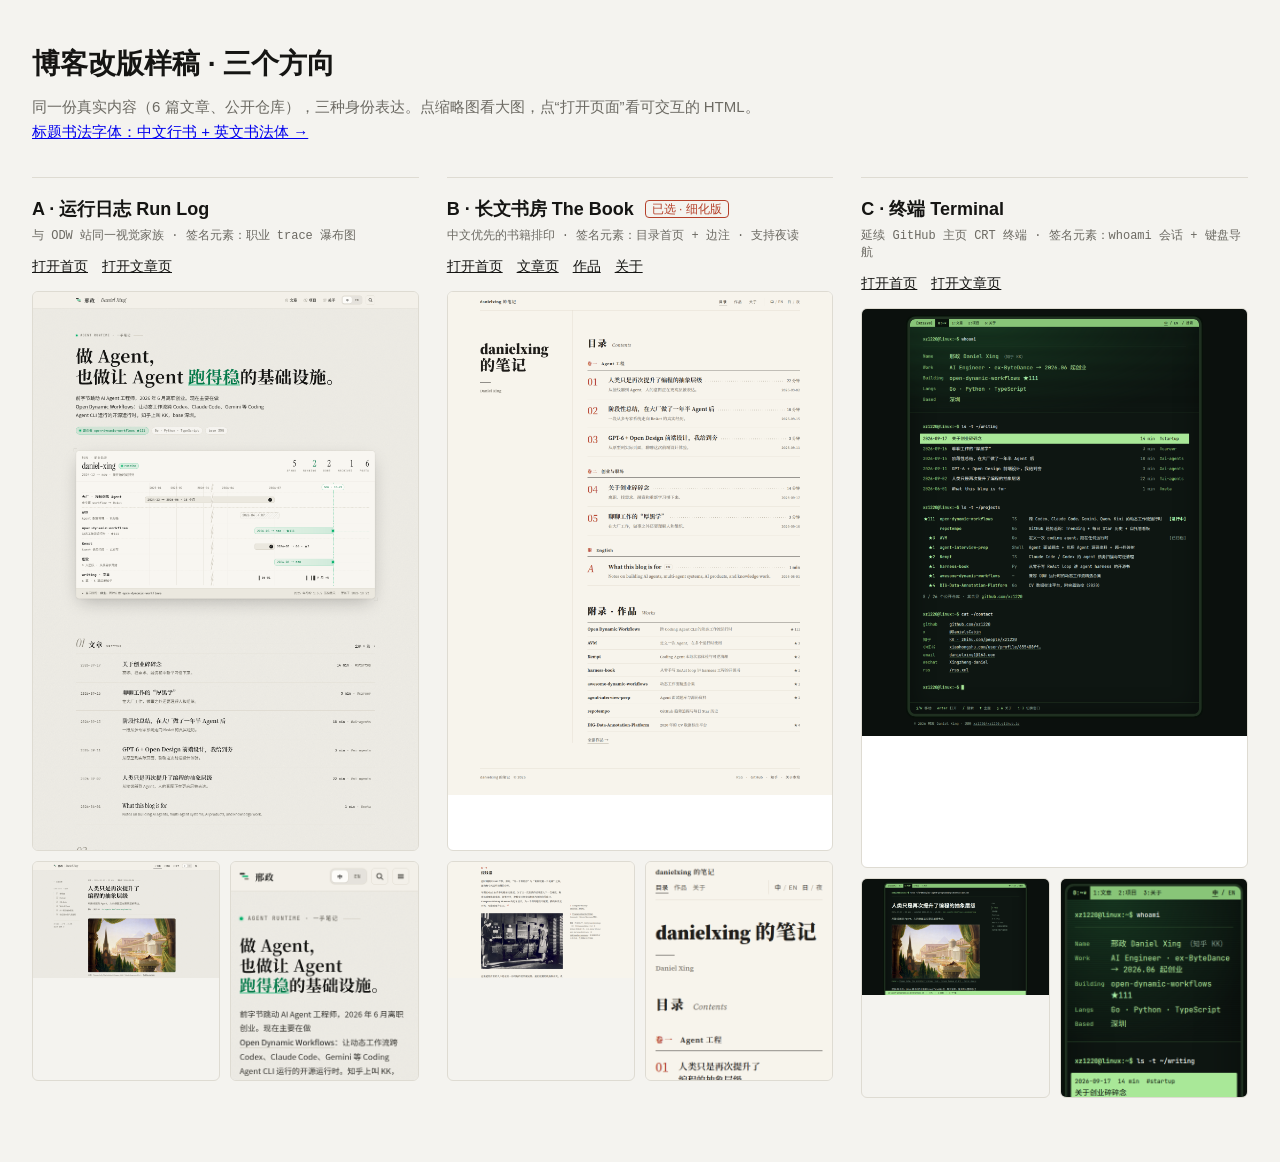
<file: index.html>
<!doctype html>
<html lang="zh-CN">
<head>
<meta charset="utf-8">
<meta name="robots" content="noindex, nofollow">
<meta name="viewport" content="width=device-width, initial-scale=1">
<title>博客改版样稿 · 三个方向</title>
<style>
  :root { --paper:#f4f3ef; --ink:#151513; --muted:#6c6a63; --line:#dedbd2; }
  * { box-sizing: border-box; }
  body { margin:0; background:var(--paper); color:var(--ink);
    font: 15px/1.7 -apple-system, BlinkMacSystemFont, "Segoe UI", "PingFang SC", "Noto Sans SC", sans-serif; }
  header { max-width: 1400px; margin: 0 auto; padding: 40px 32px 8px; }
  h1 { font-size: 28px; margin: 0 0 6px; }
  header p { margin: 0; color: var(--muted); }
  main { max-width: 1400px; margin: 0 auto; padding: 24px 32px 64px;
    display: grid; grid-template-columns: repeat(3, 1fr); gap: 28px; }
  section { border-top: 1px solid var(--line); padding-top: 16px; }
  h2 { font-size: 18px; margin: 0 0 4px; }
  .tag { font: 12px/1.4 ui-monospace, Menlo, monospace; color: var(--muted); margin: 0 0 10px; }
  .chosen { font-size: 12px; font-weight: 500; color: #b5402a; border: 1px solid currentColor; border-radius: 4px; padding: 1px 6px; margin-left: 6px; vertical-align: 2px; }
  .links { display: flex; gap: 14px; margin: 0 0 12px; font-size: 14px; }
  .links a { color: inherit; }
  .thumb { display: block; height: 560px; overflow: hidden; border: 1px solid var(--line); border-radius: 6px; background: #fff; }
  .thumb img { width: 100%; display: block; }
  .pair { display: grid; grid-template-columns: 1fr 1fr; gap: 10px; margin-top: 10px; }
  .pair a { display: block; height: 220px; overflow: hidden; border: 1px solid var(--line); border-radius: 6px; }
  .pair img { width: 100%; display: block; }
  ul { margin: 12px 0 0; padding-left: 18px; color: #33322d; font-size: 14px; }
  @media (max-width: 1000px) { main { grid-template-columns: 1fr; } }
</style>
</head>
<body>
<header>
  <h1>博客改版样稿 · 三个方向</h1>
  <p>同一份真实内容（6 篇文章、公开仓库），三种身份表达。点缩略图看大图，点“打开页面”看可交互的 HTML。</p>
  <p><a href="fonts.html">标题书法字体：中文行书 + 英文书法体 →</a></p>
</header>
<main>
  <section>
    <h2>A · 运行日志 Run Log</h2>
    <p class="tag">与 ODW 站同一视觉家族 · 签名元素：职业 trace 瀑布图</p>
    <p class="links"><a href="a-runlog/index.html">打开首页</a><a href="a-runlog/article.html">打开文章页</a></p>
    <a class="thumb" href="a-runlog/shots/home-1440.png"><img src="a-runlog/shots/home-1440.png" alt="方案 A 首页"></a>
    <div class="pair">
      <a href="a-runlog/shots/article-1440.png"><img src="a-runlog/shots/article-1440.png" alt="方案 A 文章页"></a>
      <a href="a-runlog/shots/home-390.png"><img src="a-runlog/shots/home-390.png" alt="方案 A 手机首页"></a>
    </div>
  </section>
  <section>
    <h2>B · 长文书房 The Book <span class="chosen">已选 · 细化版</span></h2>
    <p class="tag">中文优先的书籍排印 · 签名元素：目录首页 + 边注 · 支持夜读</p>
    <p class="links"><a href="b-book/index.html">打开首页</a><a href="b-book/article.html">文章页</a><a href="b-book/works.html">作品</a><a href="b-book/about.html">关于</a></p>
    <a class="thumb" href="b-book/shots/home-1440.png"><img src="b-book/shots/home-1440.png" alt="方案 B 首页"></a>
    <div class="pair">
      <a href="b-book/shots/article-1440-mid.png"><img src="b-book/shots/article-1440-mid.png" alt="方案 B 文章页边注"></a>
      <a href="b-book/shots/home-390.png"><img src="b-book/shots/home-390.png" alt="方案 B 手机首页"></a>
    </div>
  </section>
  <section>
    <h2>C · 终端 Terminal</h2>
    <p class="tag">延续 GitHub 主页 CRT 终端 · 签名元素：whoami 会话 + 键盘导航</p>
    <p class="links"><a href="c-terminal/index.html">打开首页</a><a href="c-terminal/article.html">打开文章页</a></p>
    <a class="thumb" href="c-terminal/shots/home-1440.png"><img src="c-terminal/shots/home-1440.png" alt="方案 C 首页"></a>
    <div class="pair">
      <a href="c-terminal/shots/article-1440.png"><img src="c-terminal/shots/article-1440.png" alt="方案 C 文章页"></a>
      <a href="c-terminal/shots/home-390.png"><img src="c-terminal/shots/home-390.png" alt="方案 C 手机首页"></a>
    </div>
  </section>
</main>
</body>
</html>
</file>
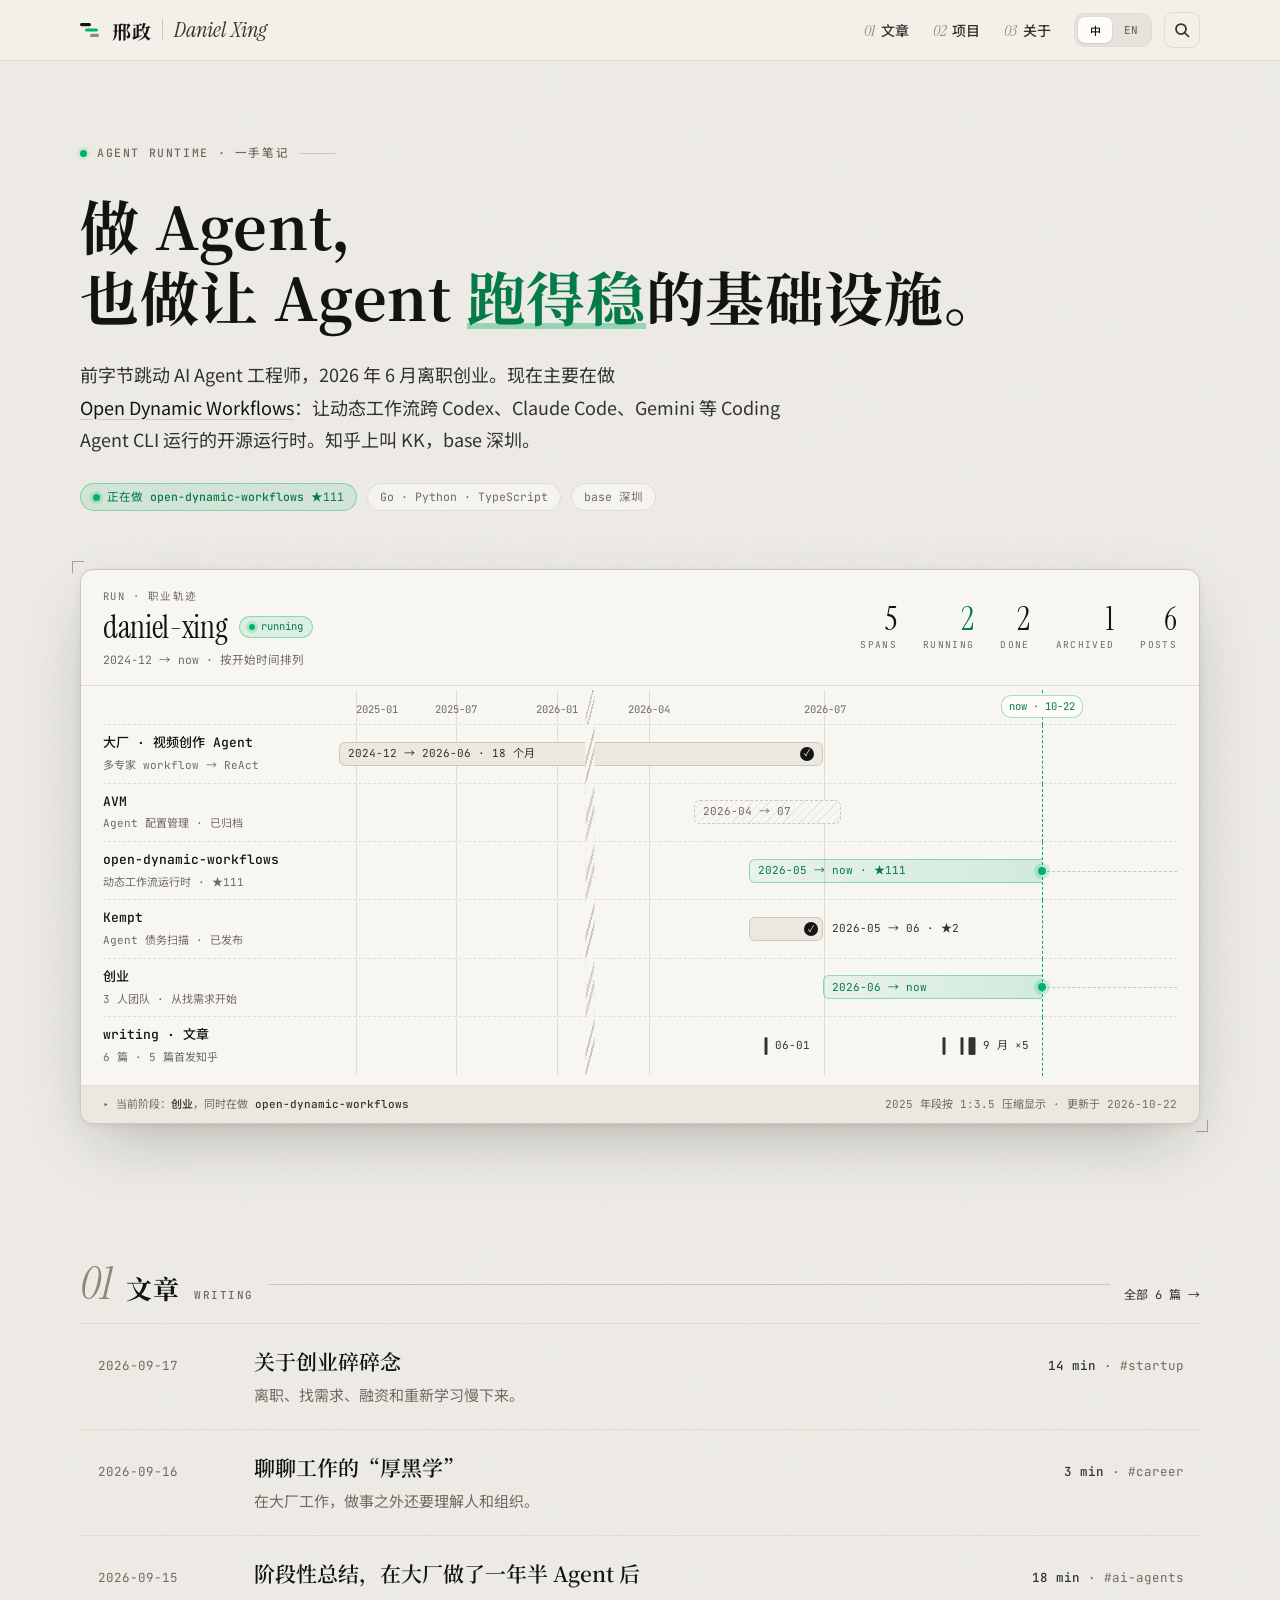
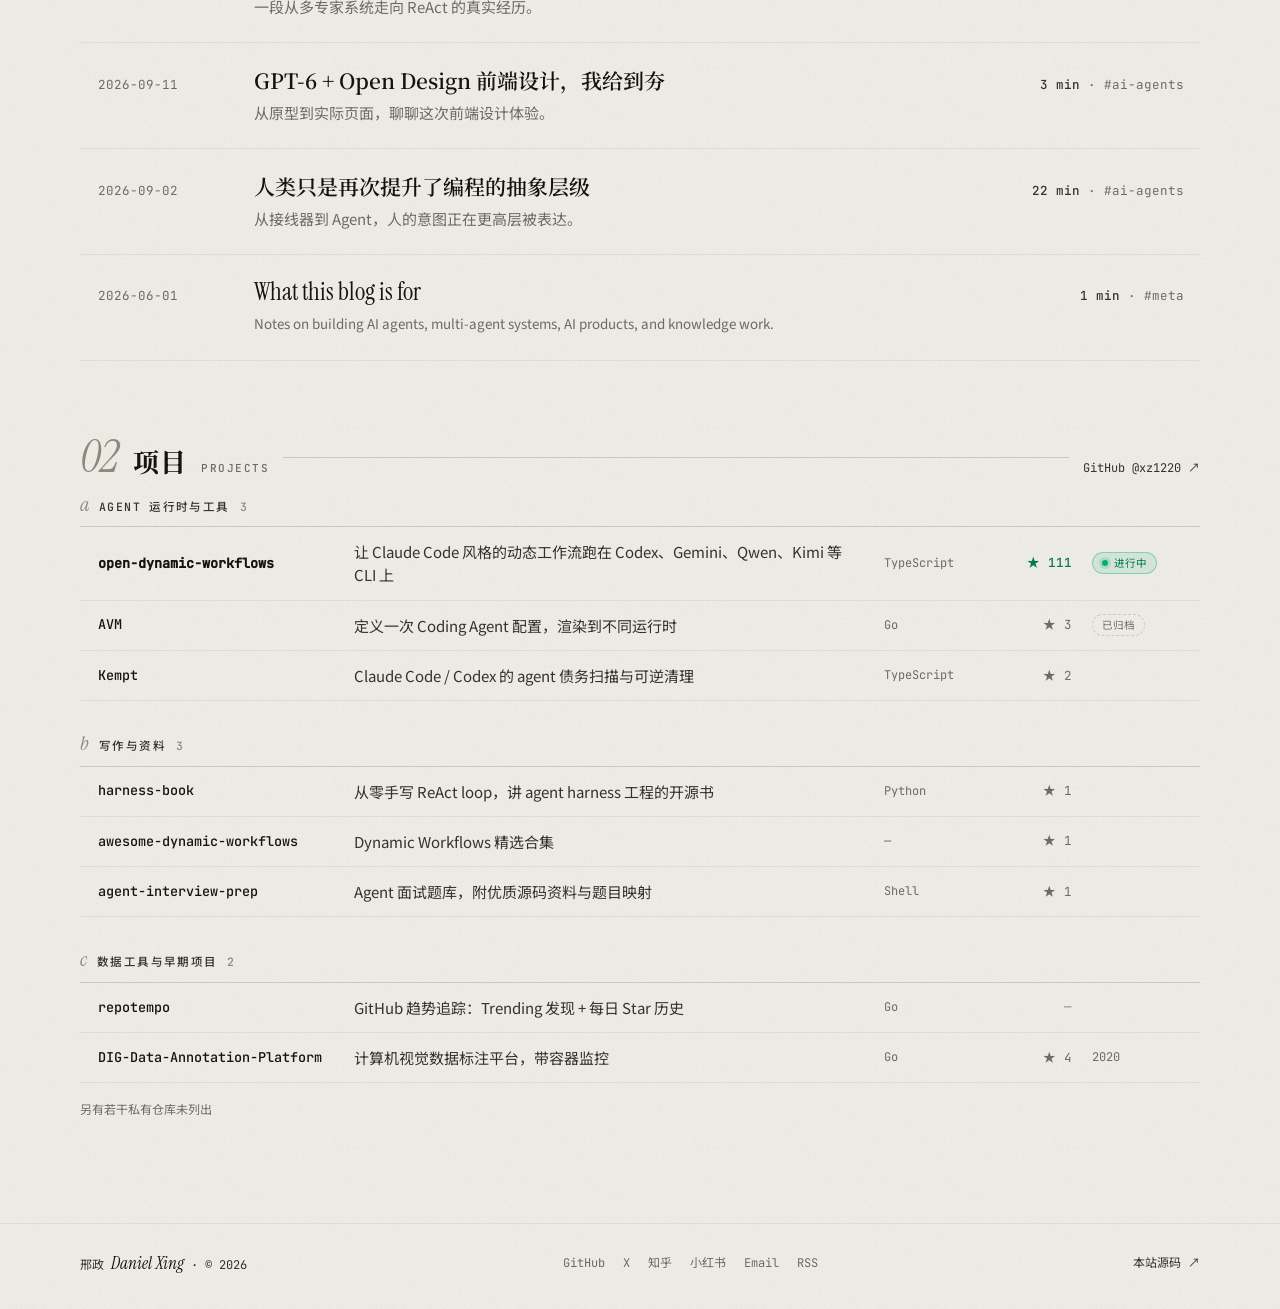
<file: a-runlog/index.html>
<!doctype html>
<html lang="zh-CN">
	<head>
		<meta charset="utf-8" />
<meta name="robots" content="noindex, nofollow">
		<meta name="viewport" content="width=device-width, initial-scale=1" />
		<title>邢政 Daniel Xing · Agent 运行时与一手笔记</title>
		<meta name="description" content="邢政（Daniel Xing）做 AI Agent 和让 Agent 跑得稳的基础设施，记录在大厂与创业里做 Agent 的一手经验。" />
		<link rel="stylesheet" href="../fonts/gf-7d6fbafe97.css">
		<link rel="stylesheet" href="style.css" />
	</head>
	<body>
		<header class="nav">
			<div class="wrap nav-inner">
				<a class="brand" href="index.html" aria-label="邢政 Daniel Xing，首页">
					<svg class="mark" viewBox="0 0 22 16" aria-hidden="true">
						<rect x="0" y="1" width="11" height="3.2" rx="1.6" fill="#131311" />
						<rect x="5" y="6.4" width="13" height="3.2" rx="1.6" fill="#00b26a" />
						<rect x="10" y="11.8" width="9" height="3.2" rx="1.6" fill="#8c887c" />
					</svg>
					<span class="wm-zh">邢政</span>
					<span class="wm-en">Daniel Xing</span>
				</a>
				<div class="nav-actions">
					<nav class="nav-links" aria-label="主导航">
						<a href="#writing"><span class="ix">01</span>文章</a>
						<a href="#projects"><span class="ix">02</span>项目</a>
						<a href="#"><span class="ix">03</span>关于</a>
					</nav>
					<div class="lang-toggle" role="group" aria-label="语言">
						<button type="button" aria-pressed="true">中</button>
						<button type="button" aria-pressed="false">EN</button>
					</div>
					<button class="icon-btn" type="button" aria-label="搜索">
						<svg viewBox="0 0 16 16"><circle cx="7" cy="7" r="5" /><path d="M11 11l3.5 3.5" /></svg>
					</button>
					<button class="icon-btn menu-btn" type="button" aria-label="菜单">
						<svg viewBox="0 0 16 16"><path d="M2.5 4.5h11M2.5 8h11M2.5 11.5h11" /></svg>
					</button>
				</div>
			</div>
		</header>

		<main>
			<section class="hero wrap">
				<p class="eyebrow"><span class="dot"></span>Agent runtime · 一手笔记</p>
				<h1 class="display">做 Agent，<br />也做让 Agent <em>跑得稳</em>的基础设施。</h1>
				<p class="lede">
					前字节跳动 AI Agent 工程师，2026 年 6 月离职创业。现在主要在做
					<a href="https://github.com/xz1220/open-dynamic-workflows">Open Dynamic Workflows</a>：让动态工作流跨 Codex、Claude Code、Gemini 等
					Coding Agent CLI 运行的开源运行时。知乎上叫 KK，base 深圳。
				</p>
				<div class="chips">
					<a class="chip live" href="https://github.com/xz1220/open-dynamic-workflows"
						><span class="d"></span>正在做 <b>open-dynamic-workflows</b> ★111</a
					>
					<span class="chip">Go · Python · TypeScript</span>
					<span class="chip">base 深圳</span>
				</div>
			</section>

			<!-- Career trace: the signature element. A span waterfall in the ODW run-panel language. -->
			<section class="trace-sec wrap" aria-labelledby="trace-title">
				<div class="trace marked">
					<div class="tr-top">
						<div class="tr-id">
							<div class="k">RUN · 职业轨迹</div>
							<div class="name">
								<h2 id="trace-title">daniel-xing</h2>
								<span class="chip live sm"><span class="d"></span>running</span>
							</div>
							<div class="range">2024-12 → now · 按开始时间排列</div>
						</div>
						<dl class="tr-stats">
							<div><dt>SPANS</dt><dd>5</dd></div>
							<div><dt>RUNNING</dt><dd class="sig">2</dd></div>
							<div><dt>DONE</dt><dd>2</dd></div>
							<div><dt>ARCHIVED</dt><dd>1</dd></div>
							<div><dt>POSTS</dt><dd>6</dd></div>
						</dl>
					</div>

					<div class="tr-body">
						<div class="tr-row axis" aria-hidden="true">
							<div class="tr-lab"></div>
							<div class="track">
								<span class="tk first" style="--x: 2%">2025-01</span>
								<span class="tk m-hide" style="--x: 14%">2025-07</span>
								<span class="tk m-hide" style="--x: 26%">2026-01</span>
								<span class="tk m-hide" style="--x: 37%">2026-04</span>
								<span class="tk" style="--x: 58%">2026-07</span>
								<span class="tk now" style="--x: 83.9%">now · 10-22</span>
							</div>
						</div>

						<div class="tr-row">
							<div class="tr-lab">
								<span class="nm">大厂 · 视频创作 Agent</span>
								<span class="sub">多专家 workflow → ReAct</span>
							</div>
							<div class="track">
								<span class="span done" style="--s: 0%; --e: 57.77%"
									><span class="tx"><span class="m-hide">2024-12 → 2026-06 · </span>18 个月</span
									><span class="ok" aria-label="已完成">✓</span></span
								>
							</div>
						</div>

						<div class="tr-row">
							<div class="tr-lab">
								<span class="nm"><a href="https://github.com/xz1220/AVM">AVM</a></span>
								<span class="sub">Agent 配置管理 · 已归档</span>
							</div>
							<div class="track">
								<span class="span arch short" style="--s: 42.37%; --e: 59.87%"><span class="tx m-hide">2026-04 → 07</span></span>
							</div>
						</div>

						<div class="tr-row">
							<div class="tr-lab">
								<span class="nm"><a href="https://github.com/xz1220/open-dynamic-workflows">open-dynamic-workflows</a></span>
								<span class="sub">动态工作流运行时 · ★111</span>
							</div>
							<div class="track">
								<span class="span run short" style="--s: 48.9%; --e: 83.9%"
									><span class="tx">2026-05 → now<span class="m-hide"> · ★111</span></span></span
								>
								<span class="cont"></span>
							</div>
						</div>

						<div class="tr-row">
							<div class="tr-lab">
								<span class="nm"><a href="https://github.com/xz1220/Kempt">Kempt</a></span>
								<span class="sub">Agent 债务扫描 · 已发布</span>
							</div>
							<div class="track">
								<span class="span done short" style="--s: 48.9%; --e: 57.77%"
									><span class="ok" aria-label="已发布">✓</span><span class="out-r m-hide">2026-05 → 06 · ★2</span></span
								>
							</div>
						</div>

						<div class="tr-row">
							<div class="tr-lab">
								<span class="nm">创业</span>
								<span class="sub">3 人团队 · 从找需求开始</span>
							</div>
							<div class="track">
								<span class="span run short" style="--s: 57.77%; --e: 83.9%"
									><span class="tx"><span class="m-hide">2026-</span>06 → now</span></span
								>
								<span class="cont"></span>
							</div>
						</div>

						<div class="tr-row">
							<div class="tr-lab">
								<span class="nm">writing · 文章</span>
								<span class="sub">6 篇 · 5 篇首发知乎</span>
							</div>
							<div class="track">
								<i class="ev" style="--x: 51%" title="2026-06-01 What this blog is for"></i>
								<span class="ev-lab m-hide" style="left: calc(51% + 9px)">06-01</span>
								<i class="ev" style="--x: 72.23%" title="2026-09-02 人类只是再次提升了编程的抽象层级"></i>
								<i class="ev" style="--x: 74.33%" title="2026-09-11 GPT-6 + Open Design 前端设计，我给到夯"></i>
								<i class="ev" style="--x: 75.27%" title="2026-09-15 阶段性总结，在大厂做了一年半 Agent 后"></i>
								<i class="ev" style="--x: 75.5%" title="2026-09-16 聊聊工作的“厚黑学”"></i>
								<i class="ev" style="--x: 75.73%" title="2026-09-17 关于创业碎碎念"></i>
								<span class="ev-lab m-hide" style="left: calc(75.73% + 9px)">9 月 ×5</span>
							</div>
						</div>
					</div>

					<div class="tr-foot">
						<span>▸ 当前阶段：<b>创业</b>，同时在做 <b>open-dynamic-workflows</b></span>
						<span>2025 年段按 1:3.5 压缩显示 · 更新于 2026-10-22</span>
					</div>
				</div>
			</section>

			<section class="sec wrap" id="writing" aria-labelledby="writing-title">
				<div class="seclabel">
					<span class="num">01</span>
					<h2 id="writing-title">文章</h2>
					<span class="kick">Writing</span>
					<span class="rule"></span>
					<a class="more" href="#">全部 6 篇 →</a>
				</div>
				<ol class="log">
					<li>
						<a href="#">
							<time datetime="2026-09-17">2026-09-17</time>
							<span class="t"
								><span class="ti">关于创业碎碎念</span><span class="de">离职、找需求、融资和重新学习慢下来。</span></span
							>
							<span class="m"><b>14 min</b> · #startup</span>
						</a>
					</li>
					<li>
						<a href="#">
							<time datetime="2026-09-16">2026-09-16</time>
							<span class="t"
								><span class="ti">聊聊工作的“厚黑学”</span><span class="de">在大厂工作，做事之外还要理解人和组织。</span></span
							>
							<span class="m"><b>3 min</b> · #career</span>
						</a>
					</li>
					<li>
						<a href="#">
							<time datetime="2026-09-15">2026-09-15</time>
							<span class="t"
								><span class="ti">阶段性总结，<wbr />在大厂做了一年半 Agent 后</span
								><span class="de">一段从多专家系统走向 ReAct 的真实经历。</span></span
							>
							<span class="m"><b>18 min</b> · #ai-agents</span>
						</a>
					</li>
					<li>
						<a href="#">
							<time datetime="2026-09-11">2026-09-11</time>
							<span class="t"
								><span class="ti">GPT-6 + Open Design 前端设计，<wbr />我给到夯</span
								><span class="de">从原型到实际页面，聊聊这次前端设计体验。</span></span
							>
							<span class="m"><b>3 min</b> · #ai-agents</span>
						</a>
					</li>
					<li>
						<a href="article.html">
							<time datetime="2026-09-02">2026-09-02</time>
							<span class="t"
								><span class="ti">人类只是再次提升了<wbr />编程的抽象层级</span
								><span class="de">从接线器到 Agent，人的意图正在更高层被表达。</span></span
							>
							<span class="m"><b>22 min</b> · #ai-agents</span>
						</a>
					</li>
					<li>
						<a href="#" lang="en">
							<time datetime="2026-06-01">2026-06-01</time>
							<span class="t"
								><span class="ti">What this blog is for</span
								><span class="de">Notes on building AI agents, multi-agent systems, AI products, and knowledge work.</span></span
							>
							<span class="m"><b>1 min</b> · #meta</span>
						</a>
					</li>
				</ol>
			</section>

			<section class="sec wrap" id="projects" aria-labelledby="projects-title">
				<div class="seclabel">
					<span class="num">02</span>
					<h2 id="projects-title">项目</h2>
					<span class="kick">Projects</span>
					<span class="rule"></span>
					<a class="more" href="https://github.com/xz1220">GitHub @xz1220 ↗</a>
				</div>

								<div class="pgroup">
					<h3 class="pg-h"><span class="ix">a</span>AGENT 运行时与工具 <span class="cnt">3</span></h3>
					<ul class="prows">
						<li class="prow pinned">
							<a href="https://github.com/xz1220/open-dynamic-workflows">
								<span class="pn">open-dynamic-workflows</span>
								<span class="pd">让 Claude Code 风格的动态工作流跑在 Codex、Gemini、Qwen、Kimi 等 CLI 上</span>
								<span class="pl">TypeScript</span>
								<span class="ps">★ 111</span>
								<span class="pst"><span class="chip live sm"><span class="d"></span>进行中</span></span>
							</a>
						</li>
						<li class="prow">
							<a href="https://github.com/xz1220/AVM">
								<span class="pn">AVM</span>
								<span class="pd">定义一次 Coding Agent 配置，渲染到不同运行时</span>
								<span class="pl">Go</span>
								<span class="ps has">★ 3</span>
								<span class="pst"><span class="chip arch sm">已归档</span></span>
							</a>
						</li>
						<li class="prow">
							<a href="https://github.com/xz1220/Kempt">
								<span class="pn">Kempt</span>
								<span class="pd">Claude Code / Codex 的 agent 债务扫描与可逆清理</span>
								<span class="pl">TypeScript</span>
								<span class="ps has">★ 2</span>
								<span class="pst"></span>
							</a>
						</li>
					</ul>
				</div>

				<div class="pgroup">
					<h3 class="pg-h"><span class="ix">b</span>写作与资料 <span class="cnt">3</span></h3>
					<ul class="prows">
						<li class="prow">
							<a href="https://github.com/xz1220/harness-book">
								<span class="pn">harness-book</span>
								<span class="pd">从零手写 ReAct loop，讲 agent harness 工程的开源书</span>
								<span class="pl">Python</span>
								<span class="ps has">★ 1</span>
								<span class="pst"></span>
							</a>
						</li>
						<li class="prow">
							<a href="https://github.com/xz1220/awesome-dynamic-workflows">
								<span class="pn">awesome-dynamic-workflows</span>
								<span class="pd">Dynamic Workflows 精选合集</span>
								<span class="pl">—</span>
								<span class="ps has">★ 1</span>
								<span class="pst"></span>
							</a>
						</li>
						<li class="prow">
							<a href="https://github.com/xz1220/agent-interview-prep">
								<span class="pn">agent-interview-prep</span>
								<span class="pd">Agent 面试题库，附优质源码资料与题目映射</span>
								<span class="pl">Shell</span>
								<span class="ps has">★ 1</span>
								<span class="pst"></span>
							</a>
						</li>
					</ul>
				</div>

				<div class="pgroup">
					<h3 class="pg-h"><span class="ix">c</span>数据工具与早期项目 <span class="cnt">2</span></h3>
					<ul class="prows">
						<li class="prow">
							<a href="https://github.com/xz1220/repotempo">
								<span class="pn">repotempo</span>
								<span class="pd">GitHub 趋势追踪：Trending 发现 + 每日 Star 历史</span>
								<span class="pl">Go</span>
								<span class="ps">—</span>
								<span class="pst"></span>
							</a>
						</li>
						<li class="prow">
							<a href="https://github.com/xz1220/DIG-Data-Annotation-Platform">
								<span class="pn">DIG-Data-Annotation-Platform</span>
								<span class="pd">计算机视觉数据标注平台，带容器监控</span>
								<span class="pl">Go</span>
								<span class="ps has">★ 4</span>
								<span class="pst"><span class="yr">2020</span></span>
							</a>
						</li>
					</ul>
				</div>

				<p class="pnote">另有若干私有仓库未列出</p>
			</section>
		</main>

		<footer class="foot">
			<div class="wrap foot-inner">
				<span class="fb">邢政 <i>Daniel Xing</i> · © 2026</span>
				<nav class="flinks" aria-label="其他平台">
					<a href="https://github.com/xz1220">GitHub</a>
					<a href="https://x.com/DanielsCabin">X</a>
					<a href="https://www.zhihu.com/people/xz1220">知乎</a>
					<a href="https://www.xiaohongshu.com/user/profile/655488ff00000000080023a0">小红书</a>
					<a href="mailto:danielxing1@163.com">Email</a>
					<a href="#">RSS</a>
				</nav>
				<a class="src" href="https://github.com/xz1220/xz1220.github.io">本站源码 ↗</a>
			</div>
		</footer>
	</body>
</html>
</file>
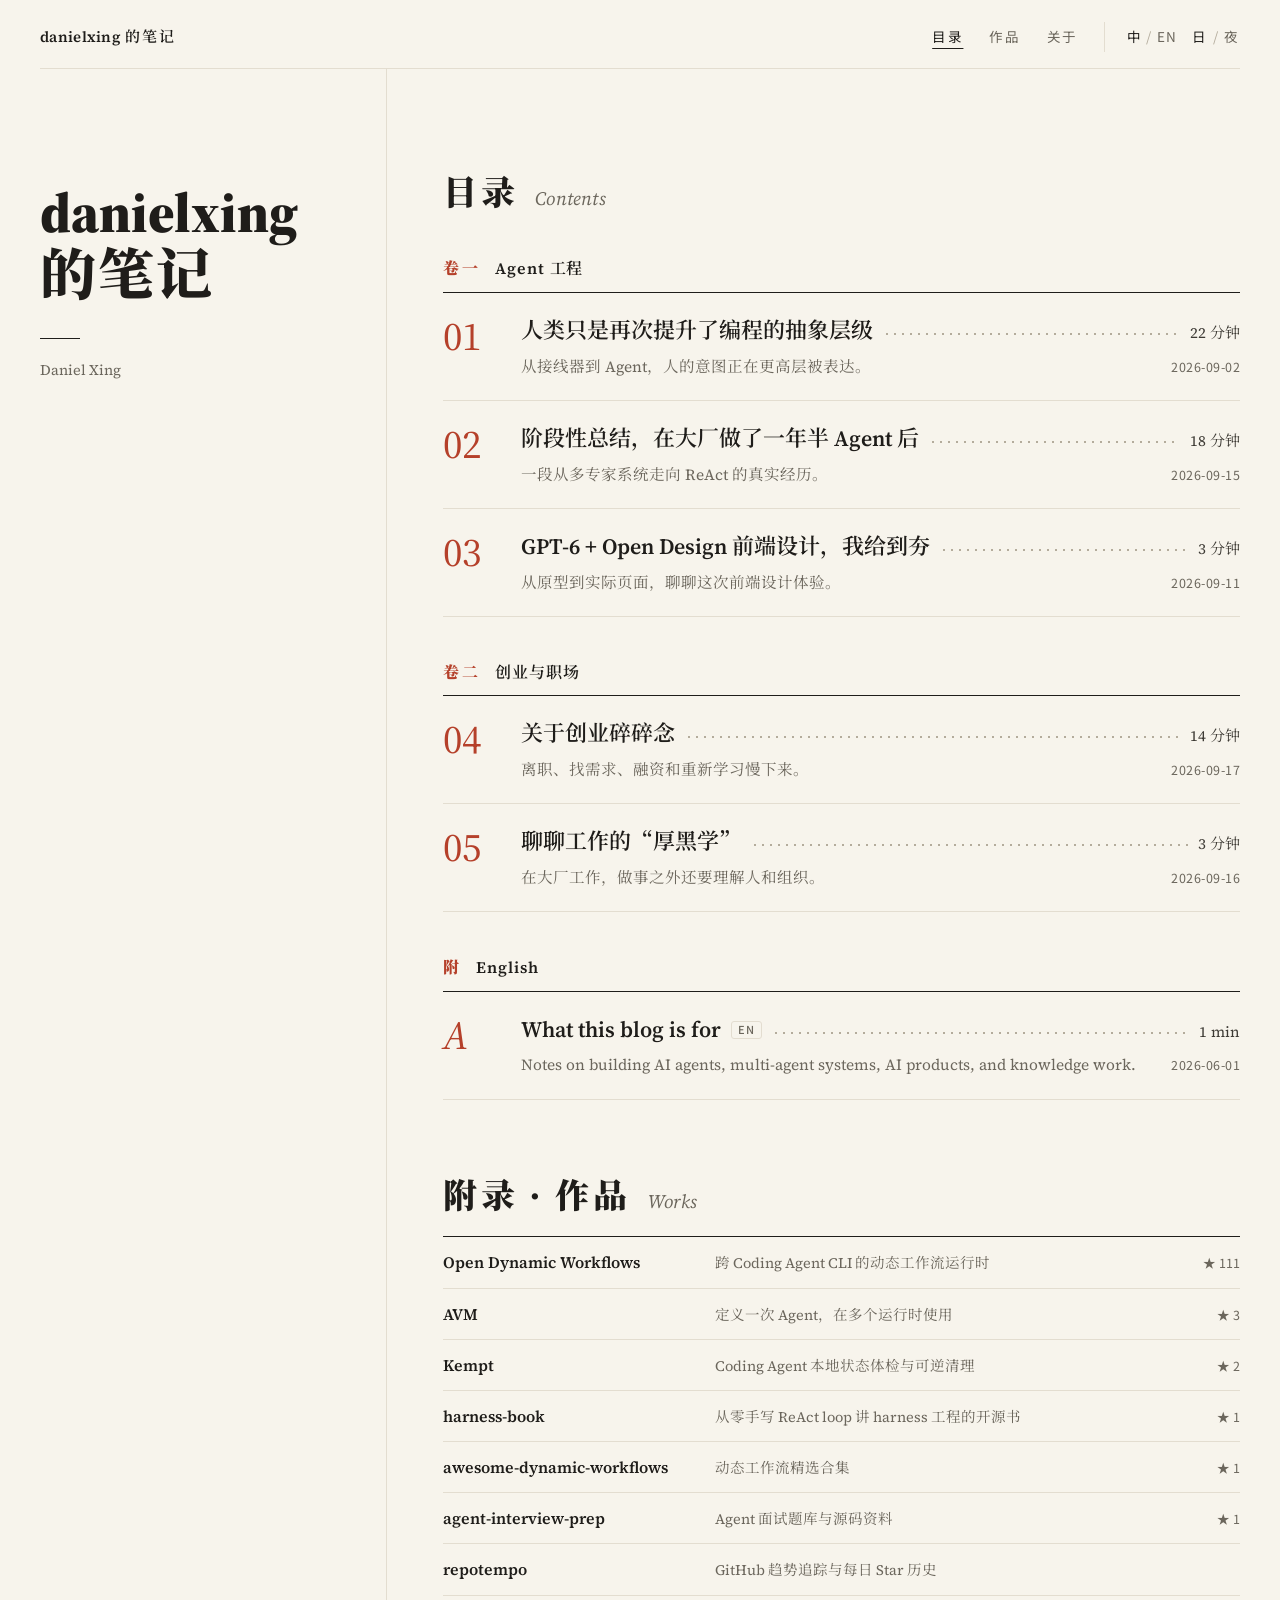
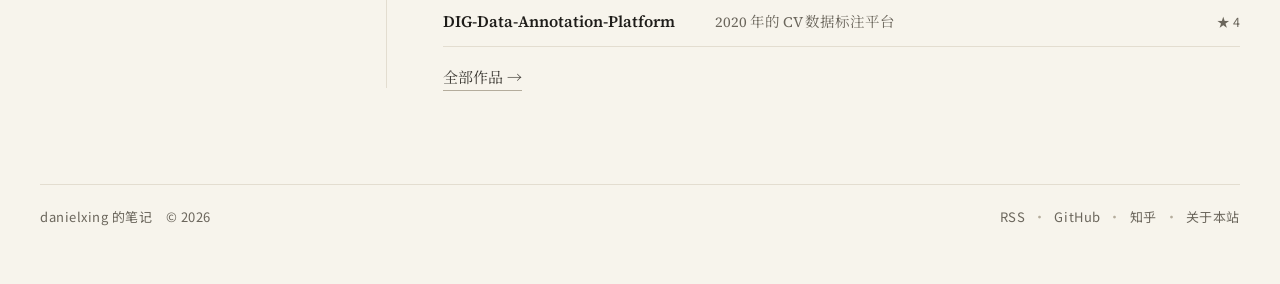
<file: b-book/index.html>
<!doctype html>
<html lang="zh-CN">
<head>
<meta charset="utf-8">
<meta name="robots" content="noindex, nofollow">
<meta name="viewport" content="width=device-width, initial-scale=1">
<title>danielxing 的笔记</title>
<script>
	// Apply a saved 日/夜 choice before first paint; without one, CSS follows the system.
	(function () {
		try {
			var t = localStorage.getItem("b-theme");
			if (t === "light" || t === "dark") document.documentElement.setAttribute("data-theme", t);
		} catch (e) {}
	})();
</script>
<link rel="stylesheet" href="../fonts/gf-1043b730e6.css">
<link rel="stylesheet" href="book.css">
</head>
<body class="home">

<header class="runhead">
	<div class="runhead-inner">
		<a class="mark" href="index.html"><span lang="en" class="latin">danielxing</span> 的笔记</a>
		<nav aria-label="主导航">
			<a href="index.html" aria-current="page">目录</a>
			<a href="works.html">作品</a>
			<a href="about.html">关于</a>
			<span class="toggles">
				<span class="lang"><a href="index.html" aria-current="true">中</a><span class="slash">/</span><a href="#" lang="en">EN</a></span>
				<button class="theme" type="button" aria-label="夜读模式" aria-pressed="false"><span class="day">日</span><span class="slash">/</span><span class="night">夜</span></button>
			</span>
		</nav>
	</div>
</header>

<main class="spread">
	<section class="titlepage" aria-labelledby="book-title">
		<h1 class="book-title" id="book-title"><span lang="en" class="latin">danielxing</span> 的笔记</h1>
		<hr class="title-rule">
		<p class="byline"><span lang="en" class="latin">Daniel Xing</span></p>
	</section>

	<div class="gutter" aria-hidden="true"></div>

	<div class="pages">
		<section class="contents" id="contents" aria-labelledby="contents-title">
			<h2 class="section-title" id="contents-title">目录 <span class="en" lang="en">Contents</span></h2>

			<div class="part">
				<h3 class="part-title"><span class="part-no">卷一</span>Agent 工程</h3>
				<ol class="entries">
					<li class="entry">
						<a href="article.html">
							<span class="no">01</span>
							<span class="body">
								<span class="line"><span class="t">人类只是再次提升了<wbr>编程的抽象层级</span><span class="leader" aria-hidden="true"></span><span class="time">22 分钟</span></span>
								<span class="sub"><span class="deck">从接线器到 Agent，人的意图正在更高层被表达。</span><time datetime="2026-09-02" data-time="22 分钟">2026-09-02</time></span>
							</span>
						</a>
					</li>
					<li class="entry">
						<a href="agent-engineering-one-and-half-years.html">
							<span class="no">02</span>
							<span class="body">
								<span class="line"><span class="t">阶段性总结，<wbr>在大厂<wbr>做了一年半&nbsp;Agent&nbsp;后</span><span class="leader" aria-hidden="true"></span><span class="time">18 分钟</span></span>
								<span class="sub"><span class="deck">一段从多专家系统走向 ReAct 的真实经历。</span><time datetime="2026-09-15" data-time="18 分钟">2026-09-15</time></span>
							</span>
						</a>
					</li>
					<li class="entry">
						<a href="gpt-6-open-design-frontend.html">
							<span class="no">03</span>
							<span class="body">
								<span class="line"><span class="t">GPT-6&nbsp;+ Open&nbsp;Design <wbr>前端设计，<wbr>我给到夯</span><span class="leader" aria-hidden="true"></span><span class="time">3 分钟</span></span>
								<span class="sub"><span class="deck">从原型到实际页面，聊聊这次前端设计体验。</span><time datetime="2026-09-11" data-time="3 分钟">2026-09-11</time></span>
							</span>
						</a>
					</li>
				</ol>
			</div>
			<div class="part">
				<h3 class="part-title"><span class="part-no">卷二</span>创业与职场</h3>
				<ol class="entries">
					<li class="entry">
						<a href="startup-notes-after-leaving-big-tech.html">
							<span class="no">04</span>
							<span class="body">
								<span class="line"><span class="t">关于<wbr>创业碎碎念</span><span class="leader" aria-hidden="true"></span><span class="time">14 分钟</span></span>
								<span class="sub"><span class="deck">离职、找需求、融资和重新学习慢下来。</span><time datetime="2026-09-17" data-time="14 分钟">2026-09-17</time></span>
							</span>
						</a>
					</li>
					<li class="entry">
						<a href="workplace-politics-lessons.html">
							<span class="no">05</span>
							<span class="body">
								<span class="line"><span class="t">聊聊工作的<wbr>“厚黑学”</span><span class="leader" aria-hidden="true"></span><span class="time">3 分钟</span></span>
								<span class="sub"><span class="deck">在大厂工作，做事之外还要理解人和组织。</span><time datetime="2026-09-16" data-time="3 分钟">2026-09-16</time></span>
							</span>
						</a>
					</li>
				</ol>
			</div>
			<div class="part">
				<h3 class="part-title"><span class="part-no">附</span><span class="latin">English</span></h3>
				<ol class="entries">
					<li class="entry" lang="en">
						<a href="hello-world.html">
							<span class="no letter">A</span>
							<span class="body">
								<span class="line"><span class="t">What this blog is for<span class="tag-en">EN</span></span><span class="leader" aria-hidden="true"></span><span class="time">1 min</span></span>
								<span class="sub"><span class="deck">Notes on building AI agents, multi-agent systems, AI products, and knowledge work.</span><time datetime="2026-06-01" data-time="1 min">2026-06-01</time></span>
							</span>
						</a>
					</li>
				</ol>
			</div>
		</section>

		<section class="works-mini" id="works" aria-labelledby="works-title">
			<h2 class="section-title" id="works-title">附录 · 作品 <span class="en" lang="en">Works</span></h2>
			<ul class="mini-list">
				<li><a href="works.html#open-dynamic-workflows"><span class="mn" lang="en">Open Dynamic Workflows</span><span class="md">跨 Coding Agent CLI 的动态工作流运行时</span><span class="ms">★ 111</span></a></li>
				<li><a href="works.html#avm"><span class="mn" lang="en">AVM</span><span class="md">定义一次 Agent，在多个运行时使用</span><span class="ms">★ 3</span></a></li>
				<li><a href="works.html#kempt"><span class="mn" lang="en">Kempt</span><span class="md">Coding Agent 本地状态体检与可逆清理</span><span class="ms">★ 2</span></a></li>
				<li><a href="works.html#harness-book"><span class="mn" lang="en">harness-book</span><span class="md">从零手写 ReAct loop 讲 harness 工程的开源书</span><span class="ms">★ 1</span></a></li>
				<li><a href="works.html#awesome-dynamic-workflows"><span class="mn" lang="en">awesome-dynamic-workflows</span><span class="md">动态工作流精选合集</span><span class="ms">★ 1</span></a></li>
				<li><a href="works.html#agent-interview-prep"><span class="mn" lang="en">agent-interview-prep</span><span class="md">Agent 面试题库与源码资料</span><span class="ms">★ 1</span></a></li>
				<li><a href="works.html#repotempo"><span class="mn" lang="en">repotempo</span><span class="md">GitHub 趋势追踪与每日 Star 历史</span><span class="ms"></span></a></li>
				<li><a href="works.html#dig-data-annotation-platform"><span class="mn" lang="en">DIG-Data-Annotation-Platform</span><span class="md">2020 年的 CV 数据标注平台</span><span class="ms">★ 4</span></a></li>
			</ul>
			<p class="more"><a href="works.html">全部作品 →</a></p>
		</section>
	</div>
</main>

<footer class="site-foot">
	<div class="site-foot-inner">
		<span>danielxing 的笔记　© 2026</span>
		<nav aria-label="页脚"><a href="https://xz1220.github.io/rss.xml">RSS</a><a href="https://github.com/xz1220">GitHub</a><a href="https://www.zhihu.com/people/xz1220">知乎</a><a href="about.html">关于本站</a></nav>
	</div>
</footer>

<script>
	(function () {
		var root = document.documentElement;
		var button = document.querySelector(".theme");
		var system = window.matchMedia("(prefers-color-scheme: dark)");
		function isDark() {
			var t = root.getAttribute("data-theme");
			return t ? t === "dark" : system.matches;
		}
		function sync() {
			button.setAttribute("aria-pressed", String(isDark()));
		}
		button.addEventListener("click", function () {
			var next = isDark() ? "light" : "dark";
			root.setAttribute("data-theme", next);
			try {
				localStorage.setItem("b-theme", next);
			} catch (e) {}
			sync();
		});
		system.addEventListener("change", sync);
		sync();
	})();
</script>
</body>
</html>
</file>
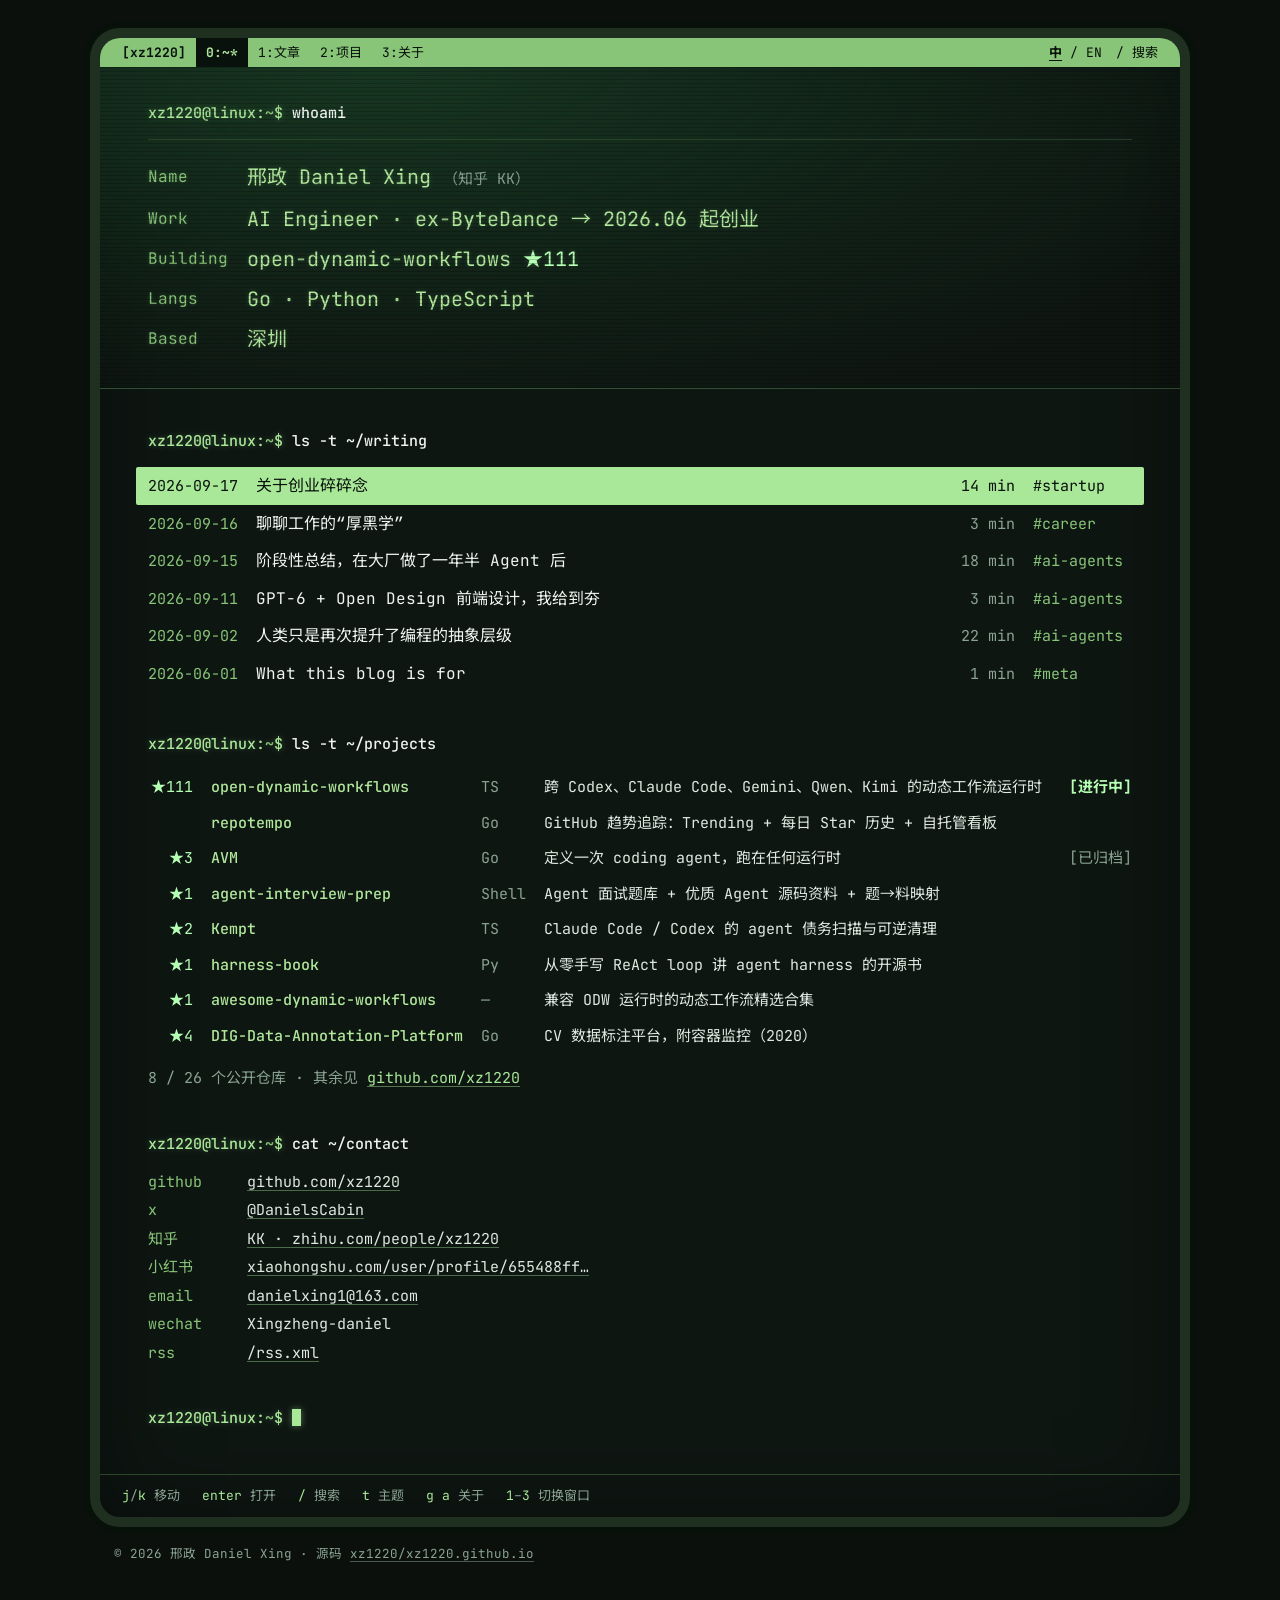
<file: c-terminal/index.html>
<!doctype html>
<html lang="zh-CN">
<head>
	<meta charset="utf-8" />
<meta name="robots" content="noindex, nofollow">
	<meta name="viewport" content="width=device-width, initial-scale=1" />
	<title>邢政 Daniel Xing · ~</title>
	<link rel="stylesheet" href="../fonts/gf-ac3a0b472a.css">
	<link rel="stylesheet" href="term.css" />
	<style>
		.session-body {
			padding: 34px 48px 30px;
		}
		.block + .block {
			margin-top: 40px;
		}

		/* whoami = the CRT profile, enlarged: scanlines + glass glow live only here */
		.hero {
			position: relative;
			margin: -34px -48px 0;
			padding: 34px 48px 34px;
			background: radial-gradient(120% 150% at 26% 0%, var(--glass) 0%, rgb(23 55 33 / 0.35) 45%, transparent 75%);
			border-bottom: 1px solid rgb(72 113 67 / 0.55);
		}
		.hero::after {
			content: "";
			position: absolute;
			inset: 0;
			pointer-events: none;
			background: repeating-linear-gradient(to bottom, rgb(0 0 0 / 0.2) 0 1px, transparent 1px 4px);
		}
		.hero .cmd {
			padding-bottom: 14px;
			margin-bottom: 22px;
			border-bottom: 1px solid rgb(72 113 67 / 0.55);
		}
		.profile {
			display: grid;
			grid-template-columns: 11ch 1fr;
			gap: 10px 0;
			margin: 0;
			text-shadow: 0 0 0.35em rgb(169 232 152 / 0.22);
		}
		.profile dt {
			color: var(--label);
			font-size: 16px;
			line-height: 30px;
		}
		.profile dd {
			margin: 0;
			color: var(--value);
			font-size: 20px;
			line-height: 30px;
		}
		.profile dd small {
			color: var(--muted);
			font-size: 15px;
			text-shadow: none;
		}
		.profile .star {
			color: var(--beam);
		}
		.hero h1 {
			margin: 0;
		}

		/* ls output rows: one focusable link per line, TUI-style inverted selection */
		.ls {
			list-style: none;
			margin: 0;
			padding: 0;
		}
		.row {
			display: grid;
			column-gap: 2ch;
			align-items: baseline;
			margin: 0 -12px;
			padding: 5px 12px;
			border-radius: 2px;
		}
		.row:hover,
		.row:focus-visible,
		.row.is-selected {
			background: var(--phosphor);
			color: #08110b;
			outline: none;
		}
		.row:hover *,
		.row:focus-visible *,
		.row.is-selected * {
			color: inherit !important;
		}

		.ls-writing .row {
			grid-template-columns: 10ch minmax(0, 1fr) 7ch 11ch;
		}
		.c-date {
			color: var(--label);
		}
		.c-title {
			color: var(--text-hi);
			font-size: 16px;
			text-wrap: pretty;
		}
		.c-read {
			color: var(--muted);
			text-align: right;
		}
		.c-tag {
			color: var(--label);
		}

		.ls-projects .row {
			grid-template-columns: 5ch 28ch 5ch minmax(0, 1fr) 7ch;
		}
		.c-star {
			color: var(--beam);
			text-align: right;
		}
		.c-name {
			color: var(--value);
			font-weight: 500;
		}
		.c-lang {
			color: var(--muted);
		}
		.c-desc {
			color: var(--text);
			text-wrap: pretty;
		}
		.c-status {
			text-align: right;
			white-space: nowrap;
		}
		.s-active {
			color: var(--beam);
			font-weight: 700;
		}
		.s-archived {
			color: var(--muted);
		}
		.ls-note {
			margin: 12px 0 0;
			color: var(--muted);
		}
		.ls-note a {
			color: var(--phosphor);
			text-decoration: underline;
			text-decoration-color: rgb(169 232 152 / 0.45);
			text-underline-offset: 3px;
		}

		.contact {
			display: grid;
			grid-template-columns: 11ch 1fr;
			gap: 3px 0;
			margin: 0;
		}
		.contact dt {
			color: var(--label);
		}
		.contact dd {
			margin: 0;
		}
		.contact a {
			color: var(--text);
			text-decoration: underline;
			text-decoration-color: rgb(169 232 152 / 0.4);
			text-underline-offset: 3px;
		}
		.contact a:hover {
			color: var(--beam);
			text-decoration-color: currentColor;
		}

		@media (max-width: 640px) {
			.session-body {
				padding: 22px 16px 22px;
			}
			.hero {
				margin: -22px -16px 0;
				padding: 22px 16px 24px;
			}
			.profile {
				grid-template-columns: 9ch 1fr;
				gap: 6px 0;
			}
			.profile dt {
				font-size: 13px;
				line-height: 24px;
			}
			.profile dd {
				font-size: 16px;
				line-height: 24px;
			}
			.block + .block {
				margin-top: 30px;
			}
			.row {
				margin: 0 -8px;
				padding: 7px 8px;
			}
			/* writing: meta line on top, title below */
			.ls-writing .row {
				grid-template-columns: auto auto 1fr;
				grid-template-areas: "date read tag" "title title title";
				row-gap: 2px;
				font-size: 12.5px;
			}
			.ls-writing .c-date {
				grid-area: date;
			}
			.ls-writing .c-read {
				grid-area: read;
				text-align: left;
			}
			.ls-writing .c-tag {
				grid-area: tag;
			}
			.ls-writing .c-title {
				grid-area: title;
				font-size: 15.5px;
				line-height: 1.55;
			}
			/* projects: drop language, description wraps under the name */
			.ls-projects .row {
				grid-template-columns: minmax(0, 1fr) auto auto;
				grid-template-areas: "name star status" "desc desc desc";
				column-gap: 1.5ch;
				row-gap: 1px;
			}
			.ls-projects .c-lang {
				display: none;
			}
			.ls-projects .c-star {
				grid-area: star;
				font-size: 12.5px;
			}
			.ls-projects .c-name {
				grid-area: name;
				overflow-wrap: anywhere;
			}
			.ls-projects .c-status {
				grid-area: status;
				font-size: 12.5px;
			}
			.ls-projects .c-desc {
				grid-area: desc;
				font-size: 13.5px;
				line-height: 1.6;
				color: #c4d3c8;
			}
			.contact {
				grid-template-columns: 8ch 1fr;
				font-size: 13.5px;
			}
			.contact dd {
				overflow-wrap: anywhere;
			}
			.keys {
				display: none;
			}
		}
	</style>
</head>
<body>
	<div class="crt">
		<div class="screen">
			<nav class="tmux" aria-label="主导航">
				<span class="session">[xz1220]</span>
				<a class="win" href="index.html" aria-current="page">0:~*</a>
				<a class="win" href="#writing">1:文章</a>
				<a class="win" href="#projects">2:项目</a>
				<a class="win" href="#contact">3:关于</a>
				<span class="right">
					<span class="lang"><b>中</b> / <a href="#">EN</a></span>
					<span class="search"><kbd style="color: inherit">/</kbd> 搜索</span>
				</span>
			</nav>

			<main class="session-body">
				<section class="block hero" aria-labelledby="who">
					<h1 class="sr-only" id="who">邢政 Daniel Xing</h1>
					<p class="cmd">
						<span class="ps1">xz1220@linux:<span class="path">~</span>$</span> whoami
					</p>
					<dl class="profile">
						<dt>Name</dt>
						<dd>邢政 Daniel Xing <small>（知乎 KK）</small></dd>
						<dt>Work</dt>
						<dd>AI Engineer · ex-ByteDance → 2026.06 起创业</dd>
						<dt>Building</dt>
						<dd>open-dynamic-workflows <span class="star">★111</span></dd>
						<dt>Langs</dt>
						<dd>Go · Python · TypeScript</dd>
						<dt>Based</dt>
						<dd>深圳</dd>
					</dl>
				</section>

				<section class="block" id="writing" aria-labelledby="writing-cmd">
					<h2 class="cmd" id="writing-cmd">
						<span class="ps1" aria-hidden="true">xz1220@linux:<span class="path">~</span>$</span> ls -t ~/writing<span
							class="sr-only"
						>（文章）</span>
					</h2>
					<ul class="ls ls-writing" role="list">
						<li>
							<a class="row is-selected" href="#">
								<span class="c-date">2026-09-17</span><span class="c-title">关于创业碎碎念</span
								><span class="c-read">14 min</span><span class="c-tag">#startup</span>
							</a>
						</li>
						<li>
							<a class="row" href="#">
								<span class="c-date">2026-09-16</span><span class="c-title">聊聊工作的“厚黑学”</span
								><span class="c-read">3 min</span><span class="c-tag">#career</span>
							</a>
						</li>
						<li>
							<a class="row" href="#">
								<span class="c-date">2026-09-15</span
								><span class="c-title">阶段性总结，在大厂做了一年半 Agent 后</span
								><span class="c-read">18 min</span><span class="c-tag">#ai-agents</span>
							</a>
						</li>
						<li>
							<a class="row" href="#">
								<span class="c-date">2026-09-11</span
								><span class="c-title">GPT-6 + Open Design 前端设计，我给到夯</span
								><span class="c-read">3 min</span><span class="c-tag">#ai-agents</span>
							</a>
						</li>
						<li>
							<a class="row" href="article.html">
								<span class="c-date">2026-09-02</span
								><span class="c-title">人类只是再次提升了编程的抽象层级</span
								><span class="c-read">22 min</span><span class="c-tag">#ai-agents</span>
							</a>
						</li>
						<li>
							<a class="row" href="#" lang="en">
								<span class="c-date">2026-06-01</span><span class="c-title">What this blog is for</span
								><span class="c-read">1 min</span><span class="c-tag">#meta</span>
							</a>
						</li>
					</ul>
				</section>

				<section class="block" id="projects" aria-labelledby="projects-cmd">
					<h2 class="cmd" id="projects-cmd">
						<span class="ps1" aria-hidden="true">xz1220@linux:<span class="path">~</span>$</span> ls -t ~/projects<span
							class="sr-only"
						>（项目）</span>
					</h2>
					<ul class="ls ls-projects" role="list">
						<li>
							<a class="row" href="https://github.com/xz1220/open-dynamic-workflows">
								<span class="c-star">★111</span><span class="c-name">open-dynamic-workflows</span
								><span class="c-lang">TS</span
								><span class="c-desc">跨 Codex、Claude Code、Gemini、Qwen、Kimi 的动态工作流运行时</span
								><span class="c-status s-active">[进行中]</span>
							</a>
						</li>
						<li>
							<a class="row" href="https://github.com/xz1220/repotempo">
								<span class="c-star"></span><span class="c-name">repotempo</span><span class="c-lang">Go</span
								><span class="c-desc">GitHub 趋势追踪：Trending + 每日 Star 历史 + 自托管看板</span
								><span class="c-status"></span>
							</a>
						</li>
						<li>
							<a class="row" href="https://github.com/xz1220/AVM">
								<span class="c-star">★3</span><span class="c-name">AVM</span><span class="c-lang">Go</span
								><span class="c-desc">定义一次 coding agent，跑在任何运行时</span
								><span class="c-status s-archived">[已归档]</span>
							</a>
						</li>
						<li>
							<a class="row" href="https://github.com/xz1220/agent-interview-prep">
								<span class="c-star">★1</span><span class="c-name">agent-interview-prep</span
								><span class="c-lang">Shell</span
								><span class="c-desc">Agent 面试题库 + 优质 Agent 源码资料 + 题→料映射</span
								><span class="c-status"></span>
							</a>
						</li>
						<li>
							<a class="row" href="https://github.com/xz1220/Kempt">
								<span class="c-star">★2</span><span class="c-name">Kempt</span><span class="c-lang">TS</span
								><span class="c-desc">Claude Code / Codex 的 agent 债务扫描与可逆清理</span
								><span class="c-status"></span>
							</a>
						</li>
						<li>
							<a class="row" href="https://github.com/xz1220/harness-book">
								<span class="c-star">★1</span><span class="c-name">harness-book</span><span class="c-lang">Py</span
								><span class="c-desc">从零手写 ReAct loop 讲 agent harness 的开源书</span
								><span class="c-status"></span>
							</a>
						</li>
						<li>
							<a class="row" href="https://github.com/xz1220/awesome-dynamic-workflows">
								<span class="c-star">★1</span><span class="c-name">awesome-dynamic-workflows</span
								><span class="c-lang">—</span
								><span class="c-desc">兼容 ODW 运行时的动态工作流精选合集</span><span class="c-status"></span>
							</a>
						</li>
						<li>
							<a class="row" href="https://github.com/xz1220/DIG-Data-Annotation-Platform">
								<span class="c-star">★4</span><span class="c-name">DIG-Data-Annotation-Platform</span
								><span class="c-lang">Go</span
								><span class="c-desc">CV 数据标注平台，附容器监控（2020）</span><span class="c-status"></span>
							</a>
						</li>
					</ul>
					<p class="ls-note">
						8 / 26 个公开仓库 · 其余见 <a href="https://github.com/xz1220?tab=repositories">github.com/xz1220</a>
					</p>
				</section>

				<section class="block" id="contact" aria-labelledby="contact-cmd">
					<h2 class="cmd" id="contact-cmd">
						<span class="ps1" aria-hidden="true">xz1220@linux:<span class="path">~</span>$</span> cat ~/contact<span
							class="sr-only"
						>（联系方式）</span>
					</h2>
					<dl class="contact">
						<dt>github</dt>
						<dd><a href="https://github.com/xz1220">github.com/xz1220</a></dd>
						<dt>x</dt>
						<dd><a href="https://x.com/DanielsCabin">@DanielsCabin</a></dd>
						<dt>知乎</dt>
						<dd><a href="https://www.zhihu.com/people/xz1220">KK · zhihu.com/people/xz1220</a></dd>
						<dt>小红书</dt>
						<dd>
							<a href="https://www.xiaohongshu.com/user/profile/655488ff00000000080023a0">xiaohongshu.com/user/profile/655488ff…</a>
						</dd>
						<dt>email</dt>
						<dd><a href="mailto:danielxing1@163.com">danielxing1@163.com</a></dd>
						<dt>wechat</dt>
						<dd>Xingzheng-daniel</dd>
						<dt>rss</dt>
						<dd><a href="#">/rss.xml</a></dd>
					</dl>
				</section>

				<p class="block cmd" aria-hidden="true">
					<span class="ps1">xz1220@linux:<span class="path">~</span>$</span> <span class="cursor"></span>
				</p>
			</main>

			<footer class="keys" aria-label="键盘操作">
				<span><kbd>j</kbd>/<kbd>k</kbd> 移动</span>
				<span><kbd>enter</kbd> 打开</span>
				<span><kbd>/</kbd> 搜索</span>
				<span><kbd>t</kbd> 主题</span>
				<span><kbd>g a</kbd> 关于</span>
				<span><kbd>1</kbd>–<kbd>3</kbd> 切换窗口</span>
			</footer>
		</div>
	</div>
	<p class="colophon">
		© 2026 邢政 Daniel Xing · 源码 <a href="https://github.com/xz1220/xz1220.github.io">xz1220/xz1220.github.io</a>
	</p>

	<script>
		// j/k moves the TUI selection across every ls row; enter follows the focused link natively.
		const rows = [...document.querySelectorAll(".row")];
		let cur = rows.findIndex((r) => r.classList.contains("is-selected"));
		const select = (n) => {
			rows[cur]?.classList.remove("is-selected");
			cur = (n + rows.length) % rows.length;
			rows[cur].classList.add("is-selected");
			rows[cur].focus();
		};
		rows.forEach((r, i) =>
			r.addEventListener("focus", () => {
				rows[cur]?.classList.remove("is-selected");
				cur = i;
				r.classList.add("is-selected");
			}),
		);
		document.addEventListener("keydown", (e) => {
			if (e.metaKey || e.ctrlKey || e.altKey) return;
			if (e.key === "j") select(cur + 1);
			if (e.key === "k") select(cur - 1);
		});
	</script>
</body>
</html>
</file>
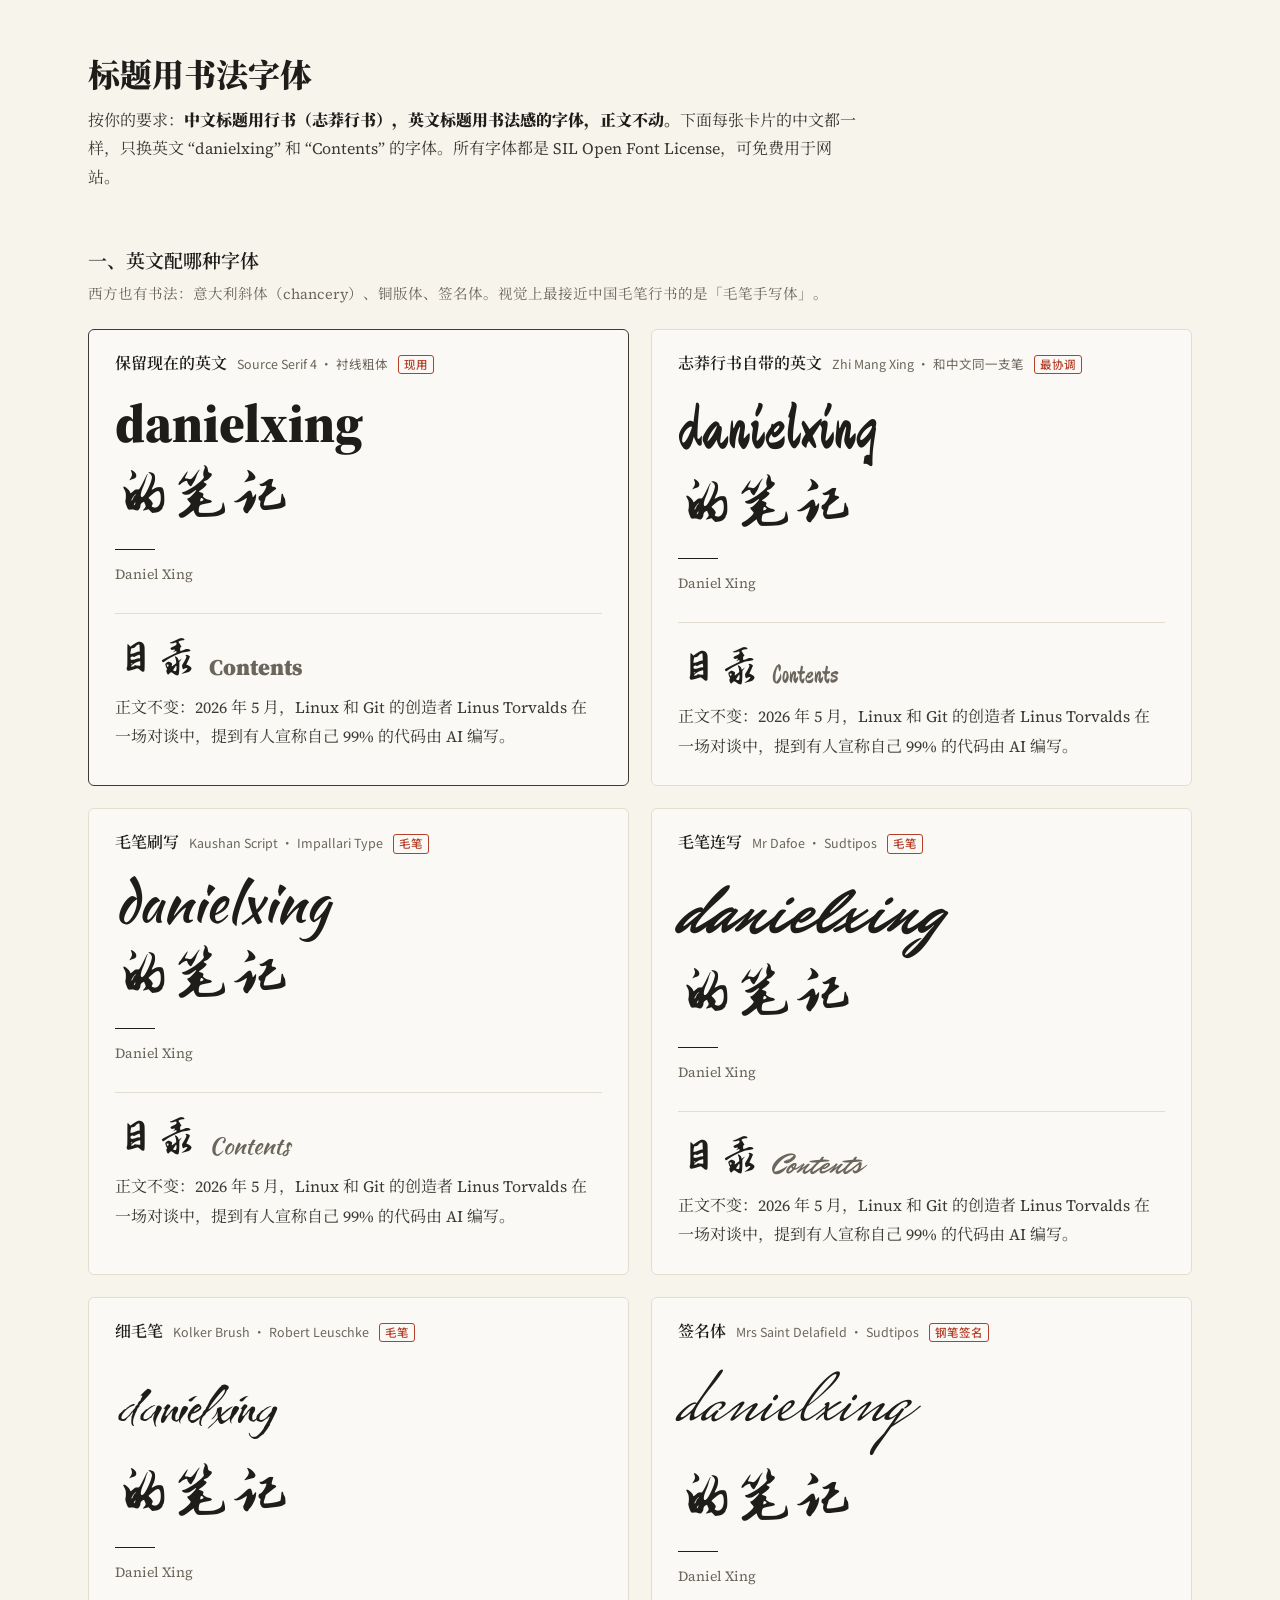
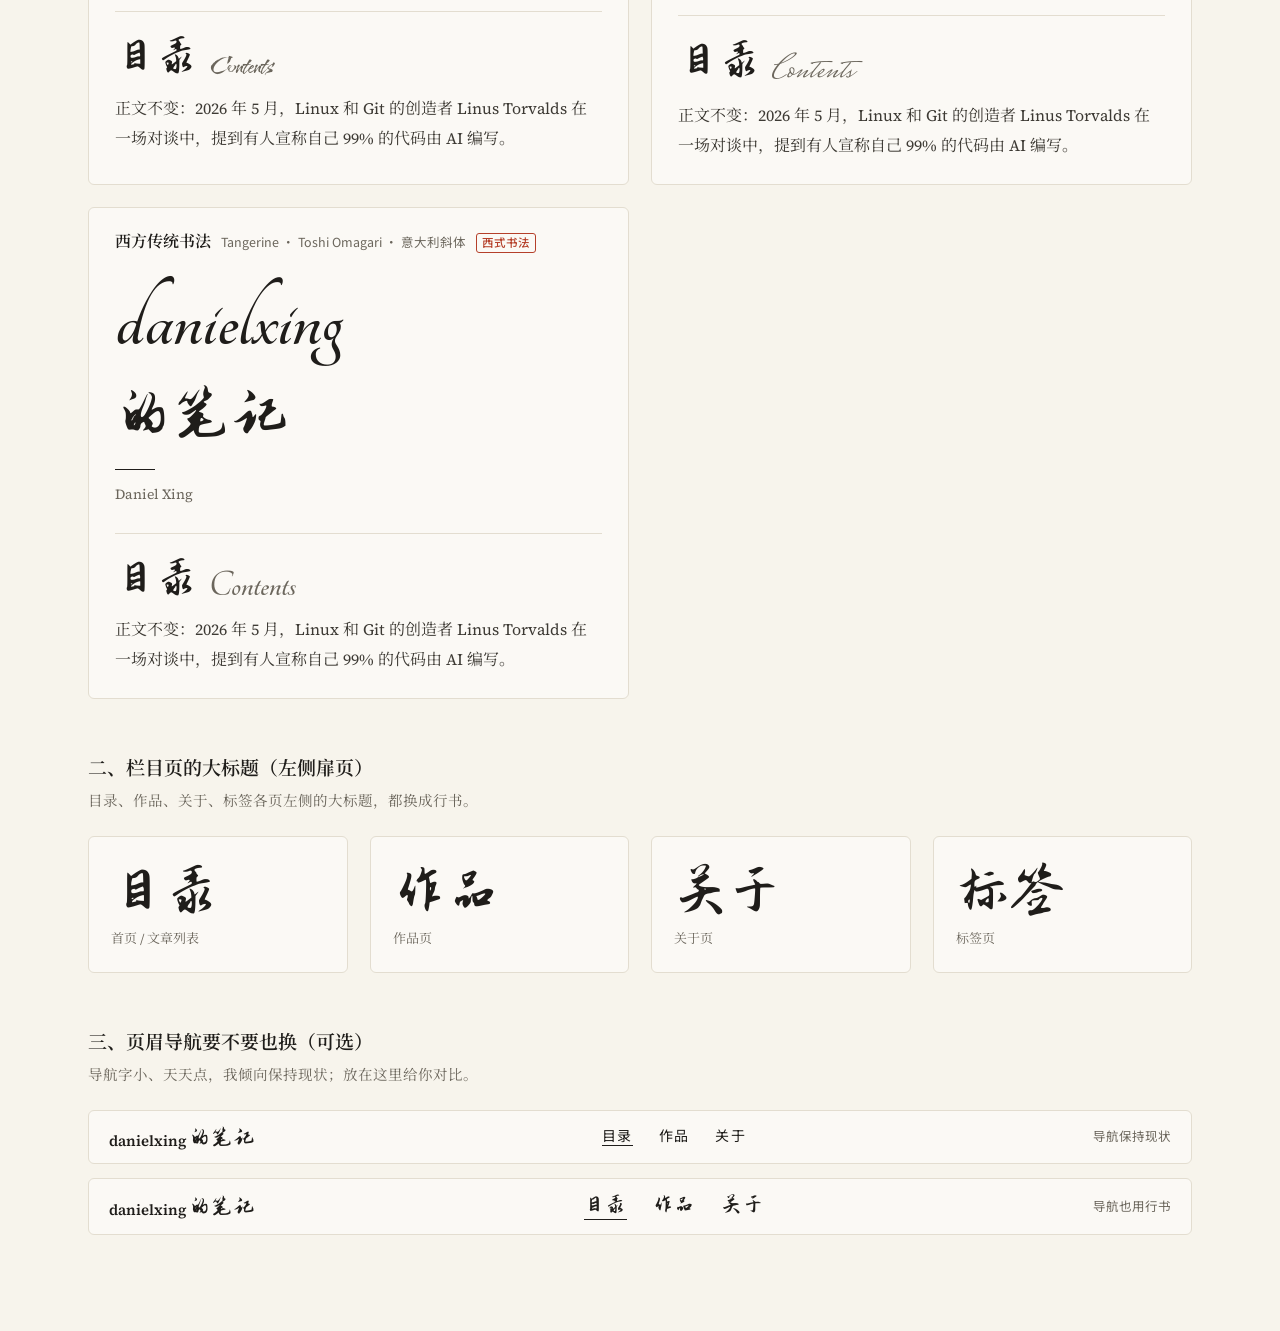
<file: fonts.html>
<!doctype html>
<html lang="zh-CN">
<head>
<meta charset="utf-8">
<meta name="robots" content="noindex, nofollow">
<meta name="viewport" content="width=device-width, initial-scale=1">
<title>标题书法字体 · danielxing 的笔记</title>
<link rel="stylesheet" href="fonts/gf-098bb9b062.css">
<style>
	:root {
		--paper: #f7f4ec;
		--ink: #1f1d1a;
		--ink-2: #3d3a34;
		--muted: #6b665c;
		--rule: #e3ddd0;
		--accent: #b5402a;
		--serif: "Source Serif 4", "Noto Serif SC", serif;
		--xingshu: "Zhi Mang Xing", "Noto Serif SC", serif;
	}
	* { box-sizing: border-box; }
	body { margin: 0; background: var(--paper); color: var(--ink); font: 400 16px/1.8 var(--serif); text-autospace: normal; }
	.wrap { max-width: 1160px; margin: 0 auto; padding: 56px 28px 96px; }
	h1 { margin: 0 0 8px; font: 900 32px/1.3 var(--serif); }
	.lead { margin: 0; max-width: 48em; color: var(--ink-2); }
	.lead b { color: var(--ink); }
	h2.section { margin: 56px 0 6px; font: 600 19px/1.4 var(--serif); }
	.section-note { margin: 0 0 22px; font-size: 14.5px; color: var(--muted); }

	.grid { display: grid; grid-template-columns: repeat(2, minmax(0, 1fr)); gap: 22px; }
	.card { padding: 22px 26px 24px; background: rgba(255, 255, 255, 0.45); border: 1px solid var(--rule); border-radius: 6px; }
	.card.current { border-color: var(--ink-2); }
	.label { display: flex; flex-wrap: wrap; align-items: baseline; gap: 4px 10px; margin-bottom: 18px; }
	.label b { font: 600 16px/1.4 var(--serif); }
	.label .meta { font: 400 12.5px/1.4 "Noto Sans SC", sans-serif; color: var(--muted); }
	.label .tag { font: 500 11.5px/1 "Noto Sans SC", sans-serif; color: var(--accent); border: 1px solid currentColor; border-radius: 3px; padding: 3px 5px; }

	/* 扉页 title: the Latin run takes the candidate face, the Chinese run takes 行书. */
	.title { margin: 0; line-height: 1.12; }
	.title .en { display: block; font-family: var(--en); font-size: var(--en-size); font-weight: var(--en-weight, 400); letter-spacing: 0; line-height: 1.15; }
	.title .zh { display: block; margin-top: 4px; font: 400 64px/1.1 var(--xingshu); }
	.rule { width: 40px; height: 1px; margin: 20px 0 12px; border: 0; background: var(--ink); }
	.byline { margin: 0; font-size: 14px; color: var(--muted); }
	.heading { margin: 26px 0 8px; padding-top: 18px; border-top: 1px solid var(--rule); font: 400 46px/1.15 var(--xingshu); }
	.heading .en { margin-left: 12px; font-family: var(--en); font-size: calc(var(--en-size) * 0.42); font-weight: var(--en-weight, 400); color: var(--muted); }
	.body { margin: 0; font: 400 16px/1.85 var(--serif); color: var(--ink-2); }

	/* Header nav: current small serif vs 行书 tabs. */
	.navs { display: grid; gap: 14px; }
	.nav { display: flex; align-items: center; justify-content: space-between; padding: 14px 20px; background: rgba(255, 255, 255, 0.45); border: 1px solid var(--rule); border-radius: 6px; }
	.nav .mark { font: 600 15px/1 var(--serif); }
	.nav .mark .zh-x { font: 400 24px/1 var(--xingshu); }
	.nav ul { display: flex; gap: 26px; margin: 0; padding: 0; list-style: none; font: 400 14px/1 "Noto Sans SC", sans-serif; letter-spacing: 0.1em; }
	.nav.xs ul { font: 400 23px/1 var(--xingshu); letter-spacing: 0.02em; }
	.nav li:first-child { border-bottom: 1px solid var(--ink); padding-bottom: 3px; }
	.nav .which { font: 400 12.5px/1 "Noto Sans SC", sans-serif; color: var(--muted); }

	.pages { display: grid; grid-template-columns: repeat(4, minmax(0, 1fr)); gap: 22px; }
	.pages div { padding: 20px 22px; background: rgba(255, 255, 255, 0.45); border: 1px solid var(--rule); border-radius: 6px; }
	.pages b { display: block; font: 400 60px/1.1 var(--xingshu); }
	.pages span { font-size: 13px; color: var(--muted); }

	@media (max-width: 860px) {
		.grid, .pages { grid-template-columns: minmax(0, 1fr); }
		.nav ul { gap: 14px; }
	}
</style>
</head>
<body>
<main class="wrap">
	<h1>标题用书法字体</h1>
	<p class="lead">按你的要求：<b>中文标题用行书（志莽行书），英文标题用书法感的字体，正文不动。</b>下面每张卡片的中文都一样，只换英文 “danielxing” 和 “Contents” 的字体。所有字体都是 SIL Open Font License，可免费用于网站。</p>

	<h2 class="section">一、英文配哪种字体</h2>
	<p class="section-note">西方也有书法：意大利斜体（chancery）、铜版体、签名体。视觉上最接近中国毛笔行书的是「毛笔手写体」。</p>

	<div class="grid">
		<section class="card current" style="--en: 'Source Serif 4', serif; --en-size: 54px; --en-weight: 900">
			<div class="label"><b>保留现在的英文</b><span class="meta">Source Serif 4 · 衬线粗体</span><span class="tag">现用</span></div>
			<p class="title"><span class="en">danielxing</span><span class="zh">的笔记</span></p>
			<hr class="rule"><p class="byline">Daniel Xing</p>
			<div class="heading">目录<span class="en">Contents</span></div>
			<p class="body">正文不变：2026 年 5 月，Linux 和 Git 的创造者 Linus Torvalds 在一场对谈中，提到有人宣称自己 99% 的代码由 AI 编写。</p>
		</section>

		<section class="card" style="--en: 'Zhi Mang Xing', cursive; --en-size: 62px">
			<div class="label"><b>志莽行书自带的英文</b><span class="meta">Zhi Mang Xing · 和中文同一支笔</span><span class="tag">最协调</span></div>
			<p class="title"><span class="en">danielxing</span><span class="zh">的笔记</span></p>
			<hr class="rule"><p class="byline">Daniel Xing</p>
			<div class="heading">目录<span class="en">Contents</span></div>
			<p class="body">正文不变：2026 年 5 月，Linux 和 Git 的创造者 Linus Torvalds 在一场对谈中，提到有人宣称自己 99% 的代码由 AI 编写。</p>
		</section>

		<section class="card" style="--en: 'Kaushan Script', cursive; --en-size: 54px">
			<div class="label"><b>毛笔刷写</b><span class="meta">Kaushan Script · Impallari Type</span><span class="tag">毛笔</span></div>
			<p class="title"><span class="en">danielxing</span><span class="zh">的笔记</span></p>
			<hr class="rule"><p class="byline">Daniel Xing</p>
			<div class="heading">目录<span class="en">Contents</span></div>
			<p class="body">正文不变：2026 年 5 月，Linux 和 Git 的创造者 Linus Torvalds 在一场对谈中，提到有人宣称自己 99% 的代码由 AI 编写。</p>
		</section>

		<section class="card" style="--en: 'Mr Dafoe', cursive; --en-size: 70px">
			<div class="label"><b>毛笔连写</b><span class="meta">Mr Dafoe · Sudtipos</span><span class="tag">毛笔</span></div>
			<p class="title"><span class="en">danielxing</span><span class="zh">的笔记</span></p>
			<hr class="rule"><p class="byline">Daniel Xing</p>
			<div class="heading">目录<span class="en">Contents</span></div>
			<p class="body">正文不变：2026 年 5 月，Linux 和 Git 的创造者 Linus Torvalds 在一场对谈中，提到有人宣称自己 99% 的代码由 AI 编写。</p>
		</section>

		<section class="card" style="--en: 'Kolker Brush', cursive; --en-size: 80px">
			<div class="label"><b>细毛笔</b><span class="meta">Kolker Brush · Robert Leuschke</span><span class="tag">毛笔</span></div>
			<p class="title"><span class="en">danielxing</span><span class="zh">的笔记</span></p>
			<hr class="rule"><p class="byline">Daniel Xing</p>
			<div class="heading">目录<span class="en">Contents</span></div>
			<p class="body">正文不变：2026 年 5 月，Linux 和 Git 的创造者 Linus Torvalds 在一场对谈中，提到有人宣称自己 99% 的代码由 AI 编写。</p>
		</section>

		<section class="card" style="--en: 'Mrs Saint Delafield', cursive; --en-size: 84px">
			<div class="label"><b>签名体</b><span class="meta">Mrs Saint Delafield · Sudtipos</span><span class="tag">钢笔签名</span></div>
			<p class="title"><span class="en">danielxing</span><span class="zh">的笔记</span></p>
			<hr class="rule"><p class="byline">Daniel Xing</p>
			<div class="heading">目录<span class="en">Contents</span></div>
			<p class="body">正文不变：2026 年 5 月，Linux 和 Git 的创造者 Linus Torvalds 在一场对谈中，提到有人宣称自己 99% 的代码由 AI 编写。</p>
		</section>

		<section class="card" style="--en: 'Tangerine', cursive; --en-size: 90px; --en-weight: 700">
			<div class="label"><b>西方传统书法</b><span class="meta">Tangerine · Toshi Omagari · 意大利斜体</span><span class="tag">西式书法</span></div>
			<p class="title"><span class="en">danielxing</span><span class="zh">的笔记</span></p>
			<hr class="rule"><p class="byline">Daniel Xing</p>
			<div class="heading">目录<span class="en">Contents</span></div>
			<p class="body">正文不变：2026 年 5 月，Linux 和 Git 的创造者 Linus Torvalds 在一场对谈中，提到有人宣称自己 99% 的代码由 AI 编写。</p>
		</section>
	</div>

	<h2 class="section">二、栏目页的大标题（左侧扉页）</h2>
	<p class="section-note">目录、作品、关于、标签各页左侧的大标题，都换成行书。</p>
	<div class="pages">
		<div><b>目录</b><span>首页 / 文章列表</span></div>
		<div><b>作品</b><span>作品页</span></div>
		<div><b>关于</b><span>关于页</span></div>
		<div><b>标签</b><span>标签页</span></div>
	</div>

	<h2 class="section">三、页眉导航要不要也换（可选）</h2>
	<p class="section-note">导航字小、天天点，我倾向保持现状；放在这里给你对比。</p>
	<div class="navs">
		<div class="nav"><span class="mark">danielxing <span class="zh-x">的笔记</span></span><ul><li>目录</li><li>作品</li><li>关于</li></ul><span class="which">导航保持现状</span></div>
		<div class="nav xs"><span class="mark">danielxing <span class="zh-x">的笔记</span></span><ul><li>目录</li><li>作品</li><li>关于</li></ul><span class="which">导航也用行书</span></div>
	</div>
</main>
</body>
</html>
</file>
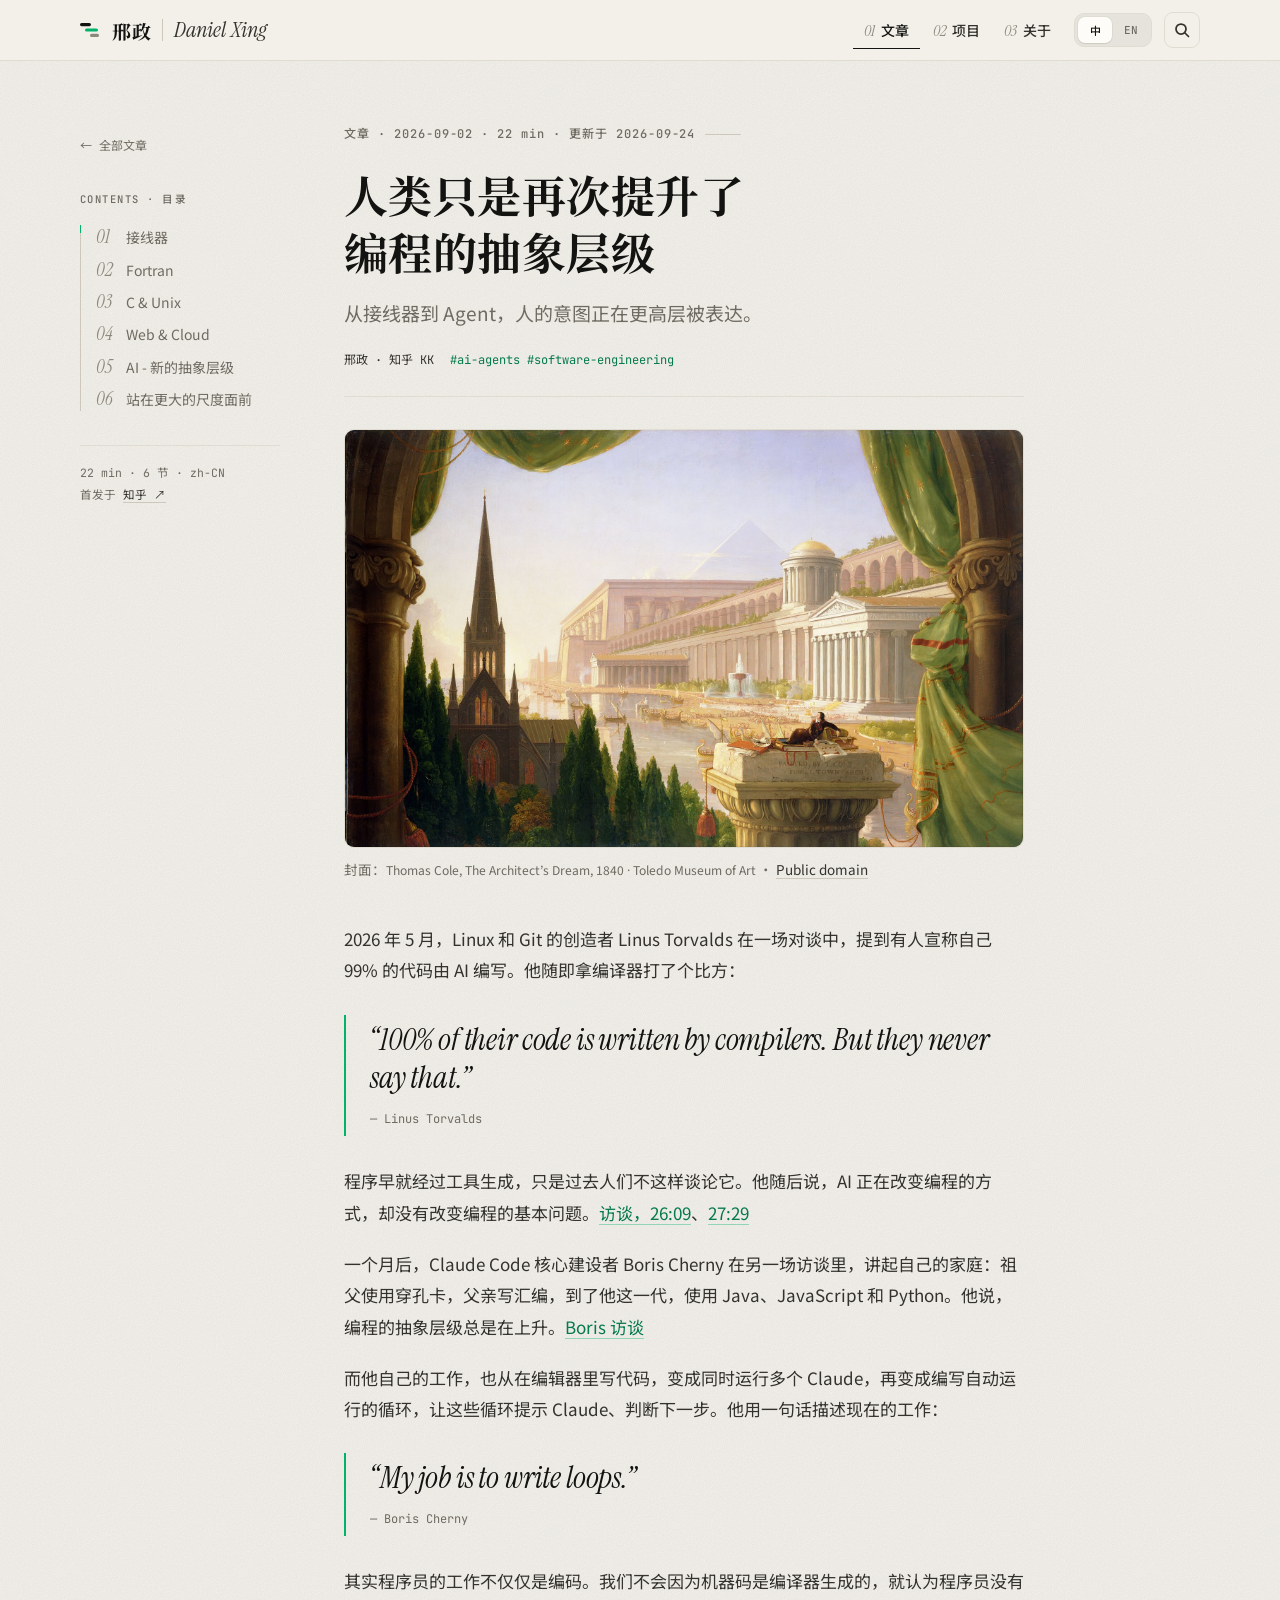
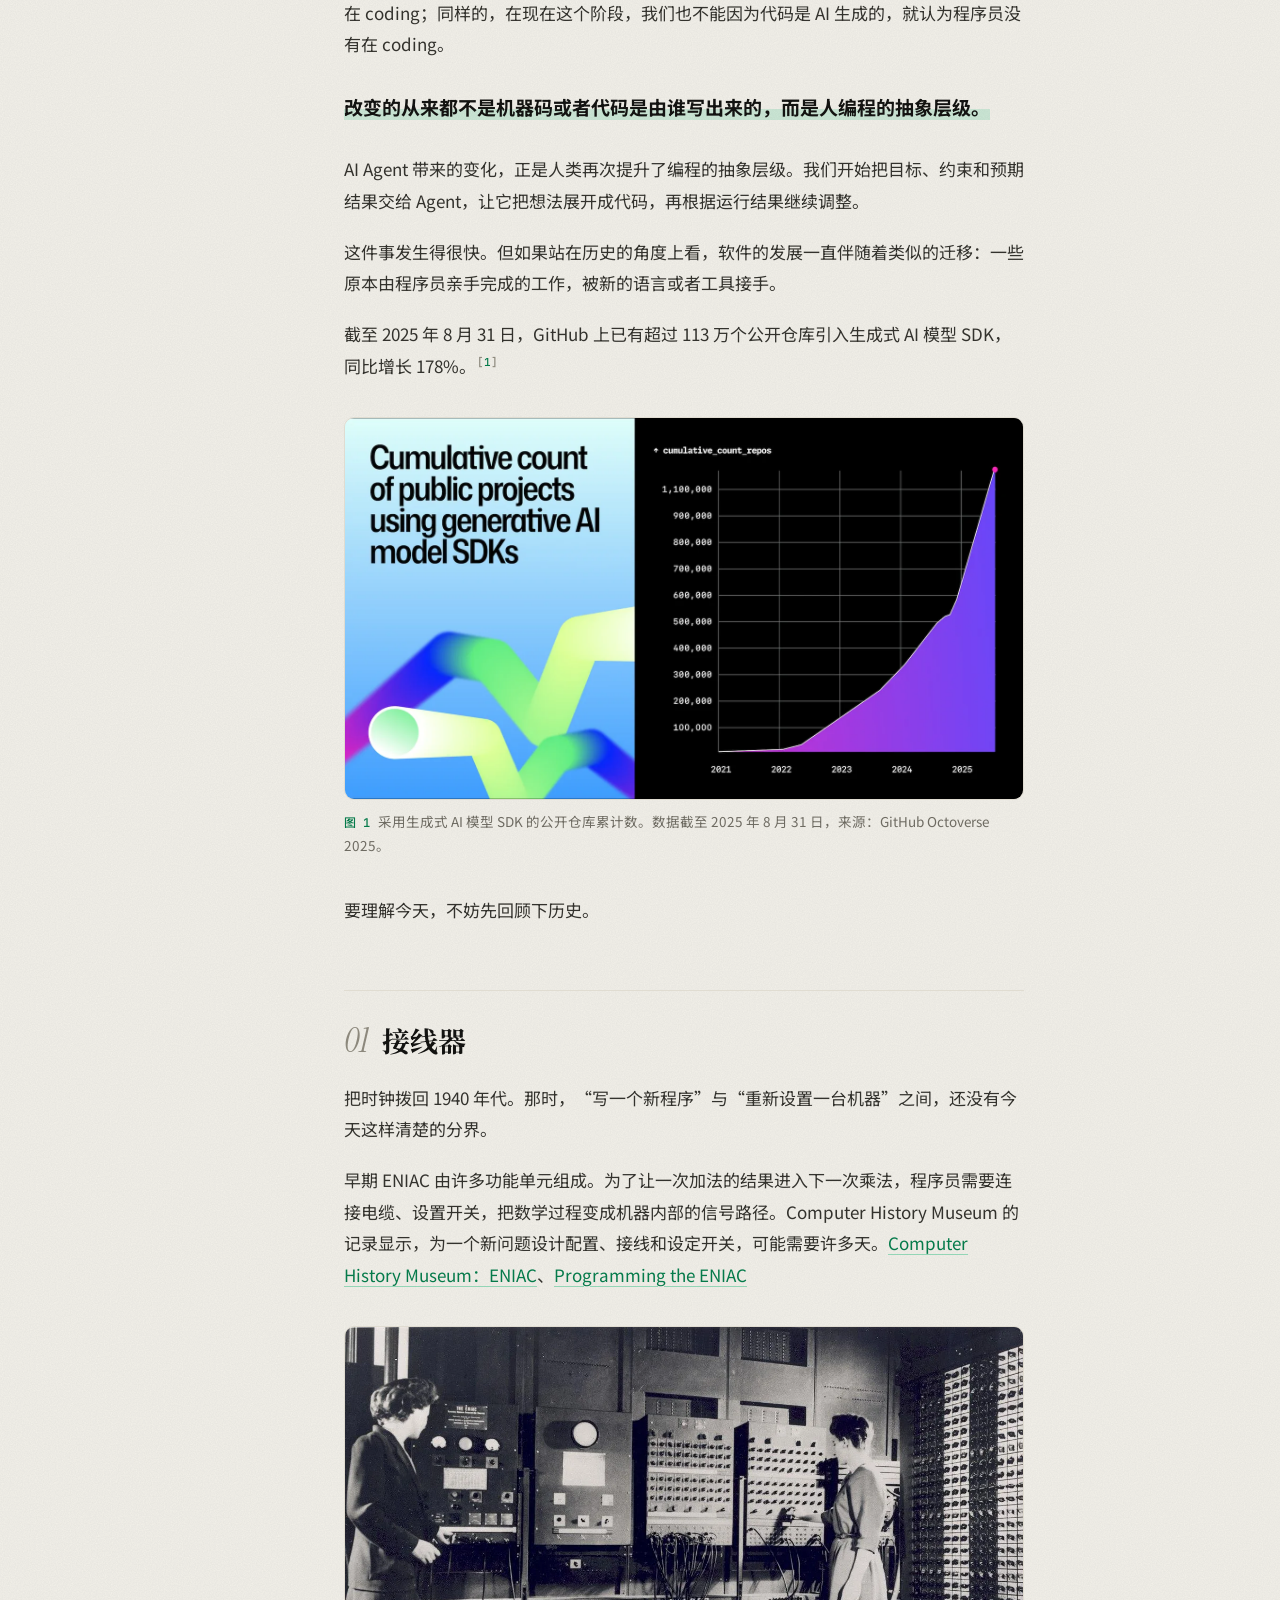
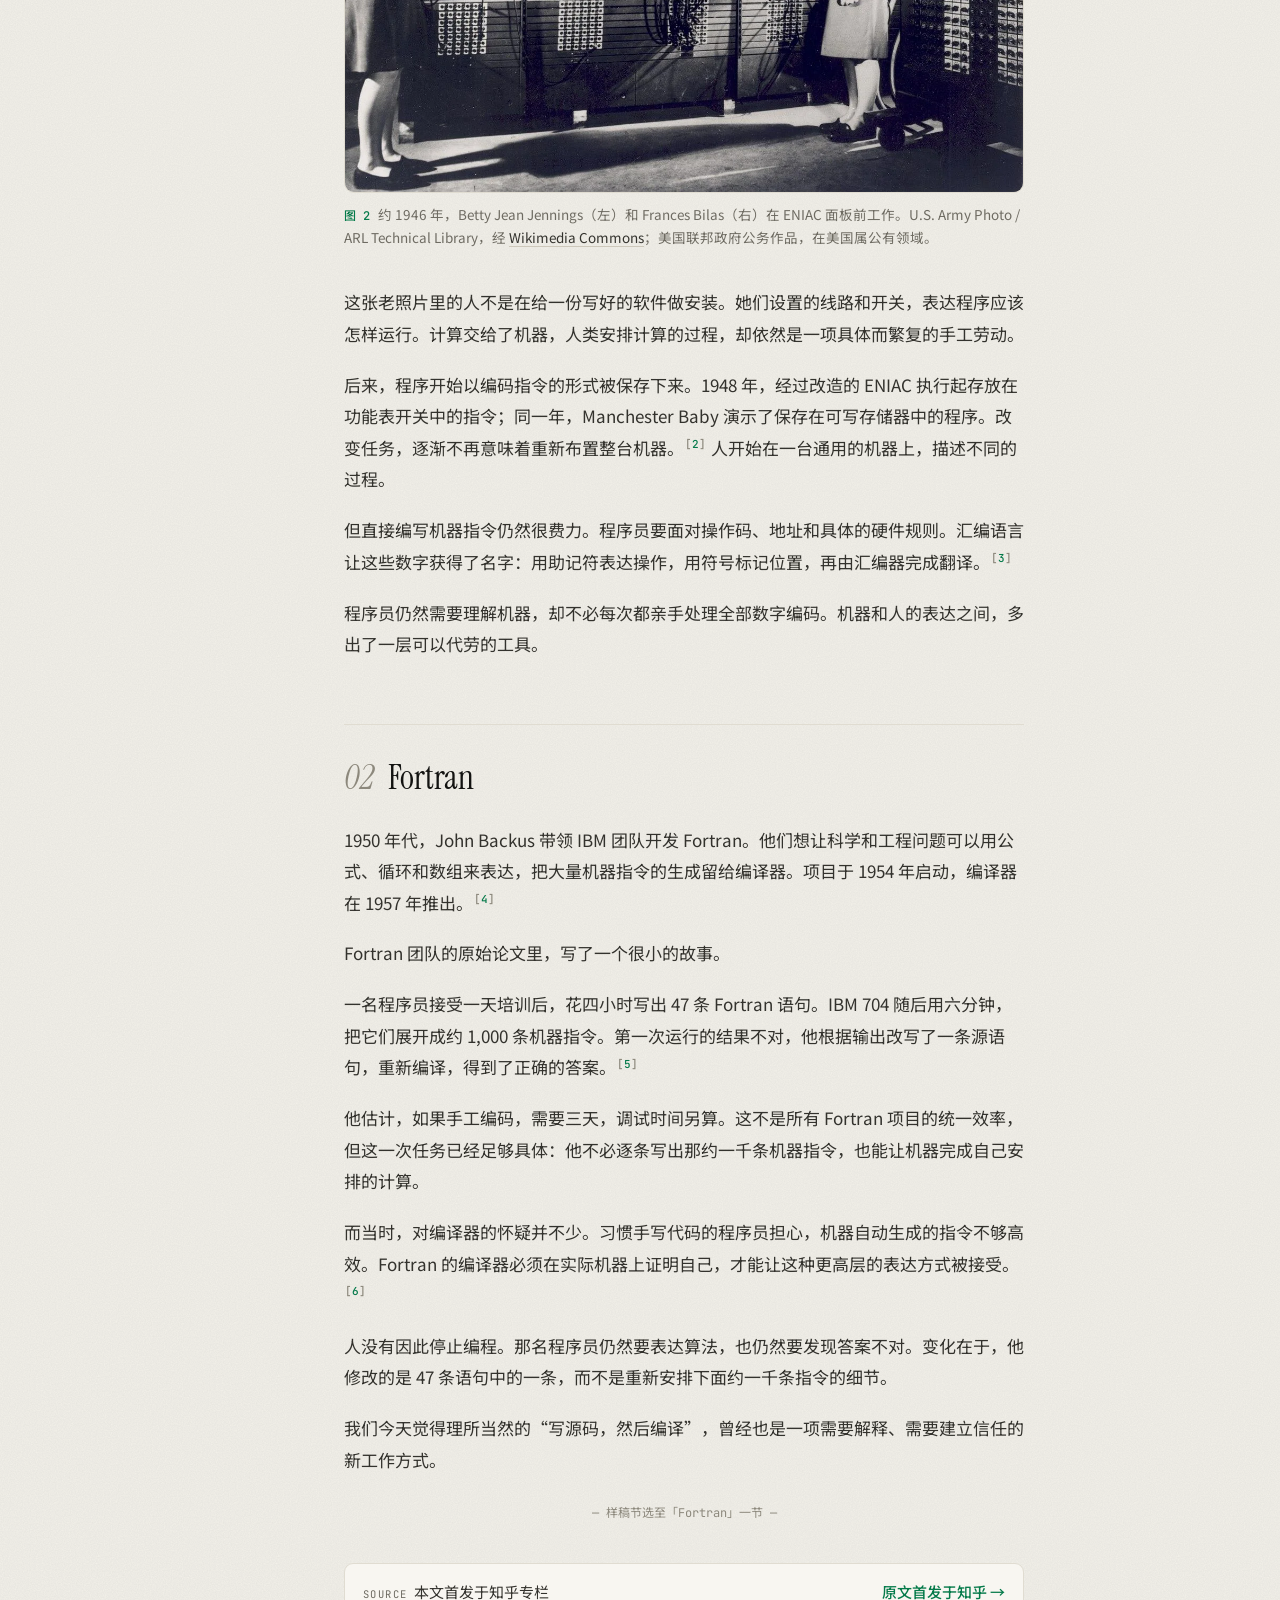
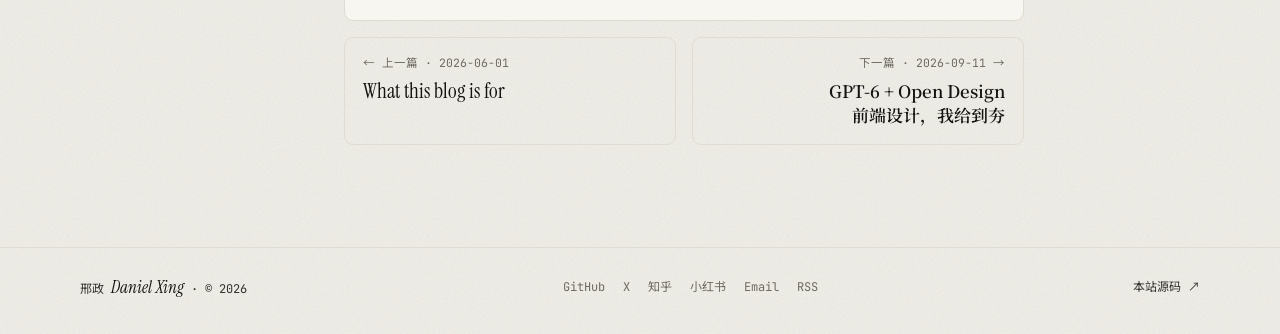
<file: a-runlog/article.html>
<!doctype html>
<html lang="zh-CN">
	<head>
		<meta charset="utf-8" />
<meta name="robots" content="noindex, nofollow">
		<meta name="viewport" content="width=device-width, initial-scale=1" />
		<title>人类只是再次提升了编程的抽象层级 · 邢政 Daniel Xing</title>
		<meta name="description" content="从 ENIAC 的接线、Fortran 和 Unix，到 Web、云与 AI Agent：编程的抽象层级如何再次上升，以及人仍需判断什么。" />
		<link rel="stylesheet" href="../fonts/gf-7d6fbafe97.css">
		<link rel="stylesheet" href="style.css" />
	</head>
	<body>
		<header class="nav">
			<div class="wrap nav-inner">
				<a class="brand" href="index.html" aria-label="邢政 Daniel Xing，首页">
					<svg class="mark" viewBox="0 0 22 16" aria-hidden="true">
						<rect x="0" y="1" width="11" height="3.2" rx="1.6" fill="#131311" />
						<rect x="5" y="6.4" width="13" height="3.2" rx="1.6" fill="#00b26a" />
						<rect x="10" y="11.8" width="9" height="3.2" rx="1.6" fill="#8c887c" />
					</svg>
					<span class="wm-zh">邢政</span>
					<span class="wm-en">Daniel Xing</span>
				</a>
				<div class="nav-actions">
					<nav class="nav-links" aria-label="主导航">
						<a href="index.html#writing" aria-current="page"><span class="ix">01</span>文章</a>
						<a href="index.html#projects"><span class="ix">02</span>项目</a>
						<a href="#"><span class="ix">03</span>关于</a>
					</nav>
					<div class="lang-toggle" role="group" aria-label="语言">
						<button type="button" aria-pressed="true">中</button>
						<button type="button" aria-pressed="false">EN</button>
					</div>
					<button class="icon-btn" type="button" aria-label="搜索">
						<svg viewBox="0 0 16 16"><circle cx="7" cy="7" r="5" /><path d="M11 11l3.5 3.5" /></svg>
					</button>
					<button class="icon-btn menu-btn" type="button" aria-label="菜单">
						<svg viewBox="0 0 16 16"><path d="M2.5 4.5h11M2.5 8h11M2.5 11.5h11" /></svg>
					</button>
				</div>
			</div>
		</header>

		<main class="wrap art-grid">
			<aside class="rail" aria-label="目录">
				<a class="back" href="index.html#writing">← 全部文章</a>
				<p class="kick">CONTENTS · 目录</p>
				<div class="toc">
					<span class="fill" aria-hidden="true"></span>
					<ol>
					<li><a href="#s1"><span class="ix">01</span>接线器</a></li>
					<li><a href="#s2"><span class="ix">02</span>Fortran</a></li>
					<li><a href="#s3"><span class="ix">03</span>C &amp; Unix</a></li>
					<li><a href="#s4"><span class="ix">04</span>Web &amp; Cloud</a></li>
					<li><a href="#s5"><span class="ix">05</span>AI - 新的抽象层级</a></li>
					<li><a href="#s6"><span class="ix">06</span>站在更大的尺度面前</a></li>
				</ol>
				</div>
				<div class="rail-meta">
					22 min · 6 节 · zh-CN<br />
					首发于 <a href="https://zhuanlan.zhihu.com/p/2081370754508133635">知乎 ↗</a>
				</div>
			</aside>

			<article class="art" lang="zh-CN">
				<header class="art-head">
					<p class="eyebrow"><span>文章 · <span class="nw">2026-09-02</span> · <span class="nw">22 min</span> · <span class="nw">更新于 2026-09-24</span></span></p>
					<h1 class="art-title">人类只是再次提升了<wbr />编程的抽象层级</h1>
					<p class="deck">从接线器到 Agent，<wbr />人的意图正在更高层被表达。</p>
					<p class="byline">
						<span class="who">邢政 · 知乎 KK</span>
						<span><span class="tag">#ai-agents</span> <span class="tag">#software-engineering</span></span>
					</p>
				</header>

				<details class="toc-m">
					<summary>目录 · 6 节</summary>
					<ol>
						<li><a href="#s1"><span class="ix">01</span>接线器</a></li>
						<li><a href="#s2"><span class="ix">02</span>Fortran</a></li>
						<li><a href="#s3"><span class="ix">03</span>C &amp; Unix</a></li>
						<li><a href="#s4"><span class="ix">04</span>Web &amp; Cloud</a></li>
						<li><a href="#s5"><span class="ix">05</span>AI - 新的抽象层级</a></li>
						<li><a href="#s6"><span class="ix">06</span>站在更大的尺度面前</a></li>
					</ol>
				</details>

				<figure class="cover">
					<img
						src="../assets/the-architects-dream.jpg"
						width="1920"
						height="1180"
						alt="托马斯·科尔《建筑师之梦》：沉睡的建筑师躺在巨型柱头上，眼前层叠展开从埃及金字塔、希腊罗马神殿到哥特教堂的建筑文明。"
					/>
					<figcaption>
						封面：<span lang="en">Thomas Cole, The Architect’s Dream, 1840 · Toledo Museum of Art</span> ·
						<a href="https://commons.wikimedia.org/wiki/File:Thomas_Cole_-_Architect%E2%80%99s_Dream_-_Google_Art_Project.jpg">Public domain</a>
					</figcaption>
				</figure>

				<div class="prose">
					<p>
						2026 年 5 月，Linux 和 Git 的创造者 Linus Torvalds 在一场对谈中，提到有人宣称自己 99% 的代码由 AI
						编写。他随即拿编译器打了个比方：
					</p>
					<blockquote class="pull" lang="en">
						<p>“100% of their code is written by compilers. But they never say that.”</p>
						<cite>— Linus Torvalds</cite>
					</blockquote>
					<p>
						程序早就经过工具生成，只是过去人们不这样谈论它。他随后说，AI 正在改变编程的方式，却没有改变编程的基本问题。<a
							href="https://www.youtube.com/watch?v=fi29pfLcW4I&amp;t=1569s"
							>访谈，26:09</a
						>、<a href="https://www.youtube.com/watch?v=fi29pfLcW4I&amp;t=1649s">27:29</a>
					</p>
					<p>
						一个月后，Claude Code 核心建设者 Boris Cherny 在另一场访谈里，讲起自己的家庭：祖父使用穿孔卡，父亲写汇编，到了他这一代，使用
						Java、JavaScript 和 Python。他说，编程的抽象层级总是在上升。<a href="https://www.youtube.com/watch?v=RkQQ7WEor7w&amp;t=613s"
							>Boris 访谈</a
						>
					</p>
					<p>
						而他自己的工作，也从在编辑器里写代码，变成同时运行多个 Claude，再变成编写自动运行的循环，让这些循环提示
						Claude、判断下一步。他用一句话描述现在的工作：
					</p>
					<blockquote class="pull" lang="en">
						<p>“My job is to write loops.”</p>
						<cite>— Boris Cherny</cite>
					</blockquote>
					<p>
						其实程序员的工作不仅仅是编码。我们不会因为机器码是编译器生成的，就认为程序员没有在
						coding；同样的，在现在这个阶段，我们也不能因为代码是 AI 生成的，就认为程序员没有在 coding。
					</p>
					<p class="thesis"><strong>改变的从来都不是机器码或者代码是由谁写出来的，而是人编程的抽象层级。</strong></p>
					<p>
						AI Agent 带来的变化，正是人类再次提升了编程的抽象层级。我们开始把目标、约束和预期结果交给
						Agent，让它把想法展开成代码，再根据运行结果继续调整。
					</p>
					<p>
						这件事发生得很快。但如果站在历史的角度上看，软件的发展一直伴随着类似的迁移：一些原本由程序员亲手完成的工作，被新的语言或者工具接手。
					</p>
					<p>
						截至 2025 年 8 月 31 日，GitHub 上已有超过 113 万个公开仓库引入生成式 AI 模型 SDK，同比增长 178%。<sup
							><a
								href="https://github.blog/news-insights/octoverse/octoverse-a-new-developer-joins-github-every-second-as-ai-leads-typescript-to-1/"
								>1</a
							></sup
						>
					</p>
					<figure id="fig1">
						<img src="../assets/image-1.webp" width="1440" height="810" alt="GitHub 上使用生成式 AI 模型 SDK 的公开仓库增长图" />
						<figcaption>
							<span class="fn">图 1</span>采用生成式 AI 模型 SDK 的公开仓库累计数。数据截至 2025 年 8 月 31 日，来源：GitHub Octoverse 2025。
						</figcaption>
					</figure>
					<p>要理解今天，不妨先回顾下历史。</p>

					<h2 id="s1"><span class="ix">01</span>接线器</h2>
					<p>把时钟拨回 1940 年代。那时，“写一个新程序”与“重新设置一台机器”之间，还没有今天这样清楚的分界。</p>
					<p>
						早期 ENIAC 由许多功能单元组成。为了让一次加法的结果进入下一次乘法，程序员需要连接电缆、设置开关，把数学过程变成机器内部的信号路径。Computer
						History Museum 的记录显示，为一个新问题设计配置、接线和设定开关，可能需要许多天。<a
							href="https://www.computerhistory.org/revolution/birth-of-the-computer/4/78"
							>Computer History Museum：ENIAC</a
						>、<a href="https://computerhistory.org/blog/programming-the-eniac-an-example-of-why-computer-history-is-hard/"
							>Programming the ENIAC</a
						>
					</p>
					<figure id="fig2">
						<img src="../assets/image-2.webp" width="1280" height="878" alt="Betty Jean Jennings 与 Frances Bilas 在 ENIAC 面板前工作" />
						<figcaption>
							<span class="fn">图 2</span>约 1946 年，Betty Jean Jennings（左）和 Frances Bilas（右）在 ENIAC 面板前工作。U.S. Army Photo / ARL
							Technical Library，经
							<a href="https://commons.wikimedia.org/wiki/File:Two_women_operating_ENIAC_(full_resolution).jpg">Wikimedia Commons</a
							>；美国联邦政府公务作品，在美国属公有领域。
						</figcaption>
					</figure>
					<p>
						这张老照片里的人不是在给一份写好的软件做安装。她们设置的线路和开关，表达程序应该怎样运行。计算交给了机器，人类安排计算的过程，却依然是一项具体而繁复的手工劳动。
					</p>
					<p>
						后来，程序开始以编码指令的形式被保存下来。1948 年，经过改造的 ENIAC 执行起存放在功能表开关中的指令；同一年，Manchester Baby
						演示了保存在可写存储器中的程序。改变任务，逐渐不再意味着重新布置整台机器。<sup
							><a href="https://www.computerhistory.org/timeline/computers/">2</a></sup
						>
						人开始在一台通用的机器上，描述不同的过程。
					</p>
					<p>
						但直接编写机器指令仍然很费力。程序员要面对操作码、地址和具体的硬件规则。汇编语言让这些数字获得了名字：用助记符表达操作，用符号标记位置，再由汇编器完成翻译。<sup
							><a href="https://www.ibm.com/docs/en/zos-basic-skills?topic=zos-assembler-language">3</a></sup
						>
					</p>
					<p>程序员仍然需要理解机器，却不必每次都亲手处理全部数字编码。机器和人的表达之间，多出了一层可以代劳的工具。</p>

					<h2 id="s2"><span class="ix">02</span><span class="en">Fortran</span></h2>
					<p>
						1950 年代，John Backus 带领 IBM 团队开发
						Fortran。他们想让科学和工程问题可以用公式、循环和数组来表达，把大量机器指令的生成留给编译器。项目于 1954 年启动，编译器在 1957
						年推出。<sup><a href="https://www.ibm.com/history/john-backus">4</a></sup>
					</p>
					<p>Fortran 团队的原始论文里，写了一个很小的故事。</p>
					<p>
						一名程序员接受一天培训后，花四小时写出 47 条 Fortran 语句。IBM 704 随后用六分钟，把它们展开成约 1,000
						条机器指令。第一次运行的结果不对，他根据输出改写了一条源语句，重新编译，得到了正确的答案。<sup
							><a href="https://softwarepreservation.computerhistory.org/FORTRAN/paper/BackusEtAl-FortranAutomaticCodingSystem-1957.pdf"
								>5</a
							></sup
						>
					</p>
					<p>
						他估计，如果手工编码，需要三天，调试时间另算。这不是所有 Fortran
						项目的统一效率，但这一次任务已经足够具体：他不必逐条写出那约一千条机器指令，也能让机器完成自己安排的计算。
					</p>
					<p>
						而当时，对编译器的怀疑并不少。习惯手写代码的程序员担心，机器自动生成的指令不够高效。Fortran
						的编译器必须在实际机器上证明自己，才能让这种更高层的表达方式被接受。<sup
							><a href="https://www.computerhistory.org/timeline/1957/">6</a></sup
						>
					</p>
					<p>
						人没有因此停止编程。那名程序员仍然要表达算法，也仍然要发现答案不对。变化在于，他修改的是 47
						条语句中的一条，而不是重新安排下面约一千条指令的细节。
					</p>
					<p>我们今天觉得理所当然的“写源码，然后编译”，曾经也是一项需要解释、需要建立信任的新工作方式。</p>
				</div>

				<p class="excerpt">— 样稿节选至「Fortran」一节 —</p>

				<footer class="art-foot">
					<div class="source">
						<span><span class="k">SOURCE</span>&nbsp;&nbsp;本文首发于知乎专栏</span>
						<a href="https://zhuanlan.zhihu.com/p/2081370754508133635">原文首发于知乎 →</a>
					</div>
					<nav class="prevnext" aria-label="上一篇和下一篇">
						<a class="prev" href="#">
							<span class="k">← 上一篇 · 2026-06-01</span>
							<span class="t" lang="en">What this blog is for</span>
						</a>
						<a class="next" href="#">
							<span class="k">下一篇 · 2026-09-11 →</span>
							<span class="t">GPT-6 + Open Design 前端设计，<wbr />我给到夯</span>
						</a>
					</nav>
				</footer>
			</article>

			<div class="aside-r" aria-hidden="true"></div>
		</main>

		<footer class="foot">
			<div class="wrap foot-inner">
				<span class="fb">邢政 <i>Daniel Xing</i> · © 2026</span>
				<nav class="flinks" aria-label="其他平台">
					<a href="https://github.com/xz1220">GitHub</a>
					<a href="https://x.com/DanielsCabin">X</a>
					<a href="https://www.zhihu.com/people/xz1220">知乎</a>
					<a href="https://www.xiaohongshu.com/user/profile/655488ff00000000080023a0">小红书</a>
					<a href="mailto:danielxing1@163.com">Email</a>
					<a href="#">RSS</a>
				</nav>
				<a class="src" href="https://github.com/xz1220/xz1220.github.io">本站源码 ↗</a>
			</div>
		</footer>

		<script>
			// Scroll-spy: mark the section in view and fill the rail's progress line.
			const links = [...document.querySelectorAll(".toc a")];
			const heads = links.map((a) => document.querySelector(a.getAttribute("href"))).filter(Boolean);
			const fill = document.querySelector(".toc .fill");
			const art = document.querySelector(".art");
			function update() {
				const line = window.scrollY + 160;
				let cur = null;
				for (const h of heads) if (h.getBoundingClientRect().top + window.scrollY <= line) cur = h;
				for (const a of links) a.setAttribute("aria-current", cur && a.getAttribute("href") === "#" + cur.id ? "true" : "false");
				const r = art.getBoundingClientRect();
				const p = Math.min(1, Math.max(0, (window.innerHeight * 0.35 - r.top) / r.height));
				fill.style.setProperty("--p", (p * 100).toFixed(1) + "%");
			}
			addEventListener("scroll", update, { passive: true });
			update();
		</script>
	</body>
</html>
</file>
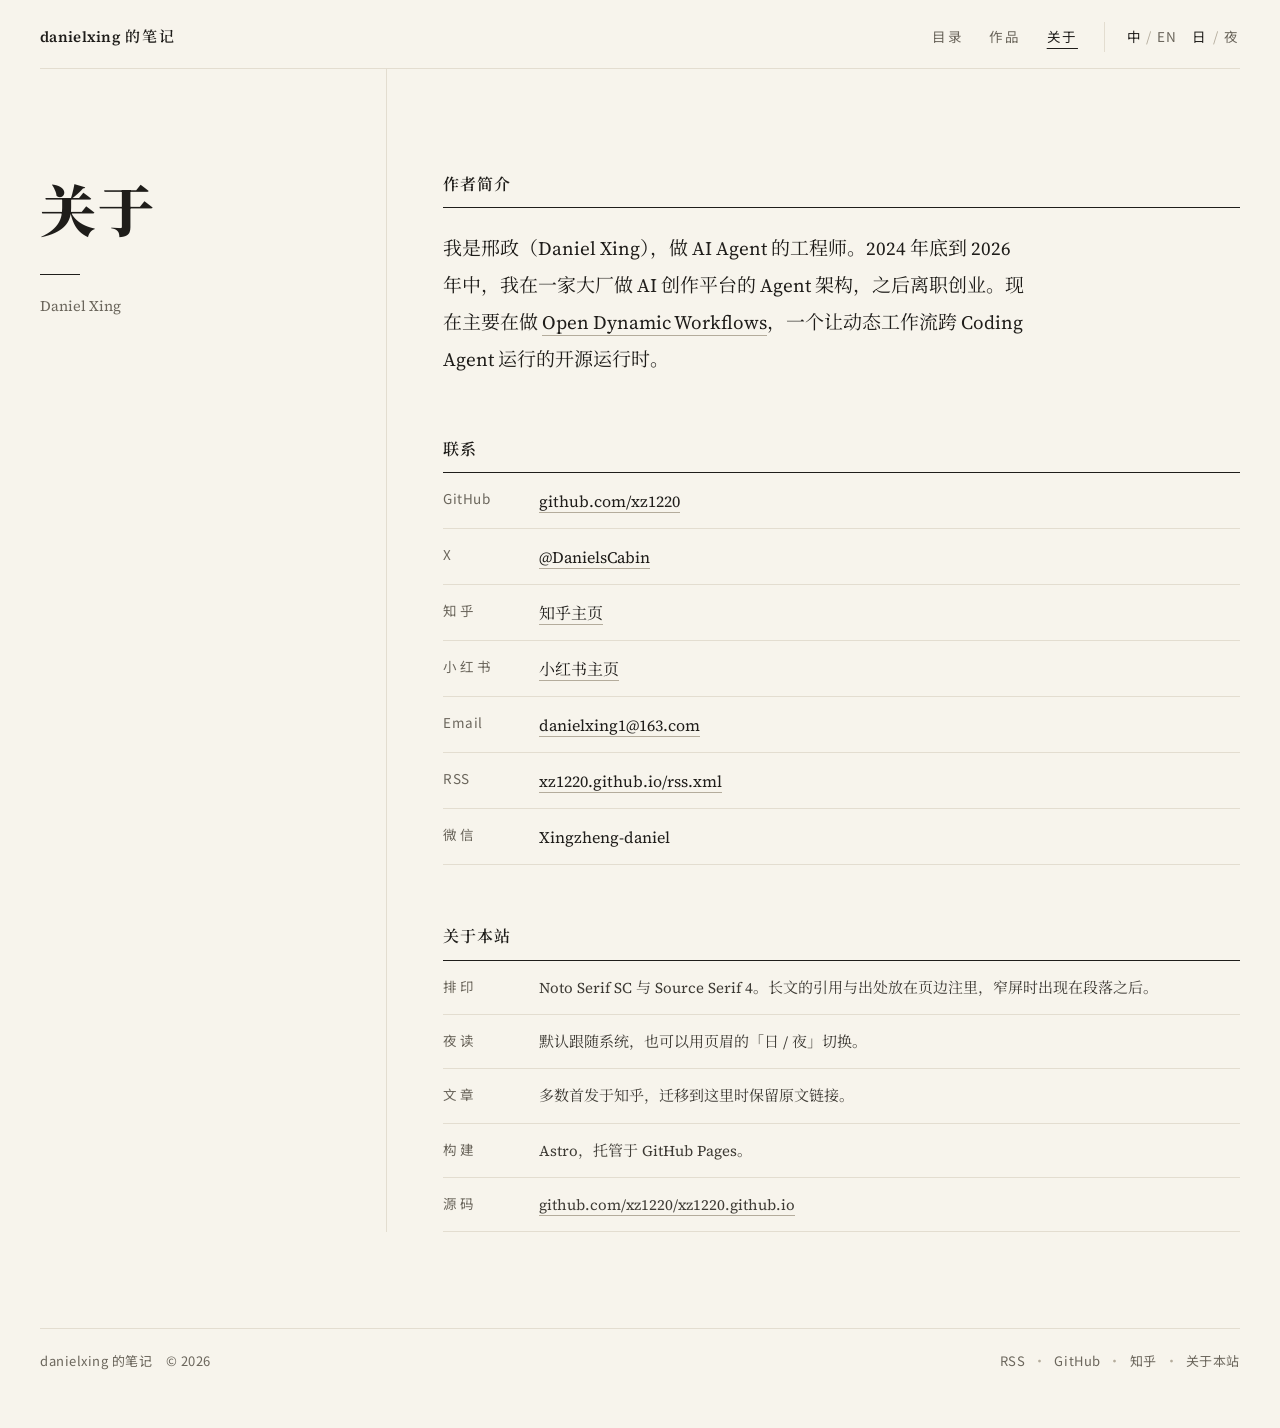
<file: b-book/about.html>
<!doctype html>
<html lang="zh-CN">
<head>
<meta charset="utf-8">
<meta name="robots" content="noindex, nofollow">
<meta name="viewport" content="width=device-width, initial-scale=1">
<title>关于 · danielxing 的笔记</title>
<script>
	// Apply a saved 日/夜 choice before first paint; without one, CSS follows the system.
	(function () {
		try {
			var t = localStorage.getItem("b-theme");
			if (t === "light" || t === "dark") document.documentElement.setAttribute("data-theme", t);
		} catch (e) {}
	})();
</script>
<link rel="stylesheet" href="../fonts/gf-1043b730e6.css">
<link rel="stylesheet" href="book.css">
</head>
<body class="about">

<header class="runhead">
	<div class="runhead-inner">
		<a class="mark" href="index.html"><span lang="en" class="latin">danielxing</span> 的笔记</a>
		<nav aria-label="主导航">
			<a href="index.html">目录</a>
			<a href="works.html">作品</a>
			<a href="about.html" aria-current="page">关于</a>
			<span class="toggles">
				<span class="lang"><a href="about.html" aria-current="true">中</a><span class="slash">/</span><a href="#" lang="en">EN</a></span>
				<button class="theme" type="button" aria-label="夜读模式" aria-pressed="false"><span class="day">日</span><span class="slash">/</span><span class="night">夜</span></button>
			</span>
		</nav>
	</div>
</header>

<main class="spread">
	<section class="titlepage" aria-labelledby="page-title">
		<h1 class="book-title" id="page-title">关于</h1>
		<hr class="title-rule">
		<p class="byline"><span lang="en" class="latin">Daniel Xing</span></p>
	</section>

	<div class="gutter" aria-hidden="true"></div>

	<div class="pages">
		<section class="about-block" aria-labelledby="bio-title">
			<h2 class="part-title" id="bio-title">作者简介</h2>
			<p class="bio">我是邢政（<span lang="en" class="latin">Daniel Xing</span><span class="pc">）</span>，做 AI Agent 的工程师。2024 年底到 2026 年中，我在一家大厂做 AI 创作平台的 Agent 架构，之后离职创业。现在主要在做 <a href="works.html#open-dynamic-workflows">Open Dynamic Workflows</a>，一个让动态工作流跨 Coding Agent 运行的开源运行时。</p>
		</section>

		<section class="about-block" aria-labelledby="contact-title">
			<h2 class="part-title" id="contact-title">联系</h2>
			<dl class="facts">
				<dt lang="en">GitHub</dt><dd><a href="https://github.com/xz1220" lang="en">github.com/xz1220</a></dd>
				<dt lang="en">X</dt><dd><a href="https://x.com/DanielsCabin" lang="en">@DanielsCabin</a></dd>
				<dt>知乎</dt><dd><a href="https://www.zhihu.com/people/xz1220">知乎主页</a></dd>
				<dt>小红书</dt><dd><a href="https://www.xiaohongshu.com/user/profile/655488ff00000000080023a0">小红书主页</a></dd>
				<dt lang="en">Email</dt><dd><a href="mailto:danielxing1@163.com" lang="en">danielxing1@163.com</a></dd>
				<dt lang="en">RSS</dt><dd><a href="https://xz1220.github.io/rss.xml" lang="en">xz1220.github.io/rss.xml</a></dd>
				<dt>微信</dt><dd lang="en">Xingzheng-daniel</dd>
			</dl>
		</section>

		<section class="about-block" aria-labelledby="site-title">
			<h2 class="part-title" id="site-title">关于本站</h2>
			<dl class="facts small">
				<dt>排印</dt><dd>Noto Serif SC 与 Source Serif 4。长文的引用与出处放在页边注里，窄屏时出现在段落之后。</dd>
				<dt>夜读</dt><dd>默认跟随系统，也可以用页眉的「日 / 夜」切换。</dd>
				<dt>文章</dt><dd>多数首发于知乎，迁移到这里时保留原文链接。</dd>
				<dt>构建</dt><dd>Astro，托管于 GitHub Pages。</dd>
				<dt>源码</dt><dd><a href="https://github.com/xz1220/xz1220.github.io" lang="en">github.com/xz1220/xz1220.github.io</a></dd>
			</dl>
		</section>
	</div>
</main>

<footer class="site-foot">
	<div class="site-foot-inner">
		<span>danielxing 的笔记　© 2026</span>
		<nav aria-label="页脚"><a href="https://xz1220.github.io/rss.xml">RSS</a><a href="https://github.com/xz1220">GitHub</a><a href="https://www.zhihu.com/people/xz1220">知乎</a><a href="about.html">关于本站</a></nav>
	</div>
</footer>

<script>
	(function () {
		var root = document.documentElement;
		var button = document.querySelector(".theme");
		var system = window.matchMedia("(prefers-color-scheme: dark)");
		function isDark() {
			var t = root.getAttribute("data-theme");
			return t ? t === "dark" : system.matches;
		}
		function sync() {
			button.setAttribute("aria-pressed", String(isDark()));
		}
		button.addEventListener("click", function () {
			var next = isDark() ? "light" : "dark";
			root.setAttribute("data-theme", next);
			try {
				localStorage.setItem("b-theme", next);
			} catch (e) {}
			sync();
		});
		system.addEventListener("change", sync);
		sync();
	})();
</script>
</body>
</html>
</file>
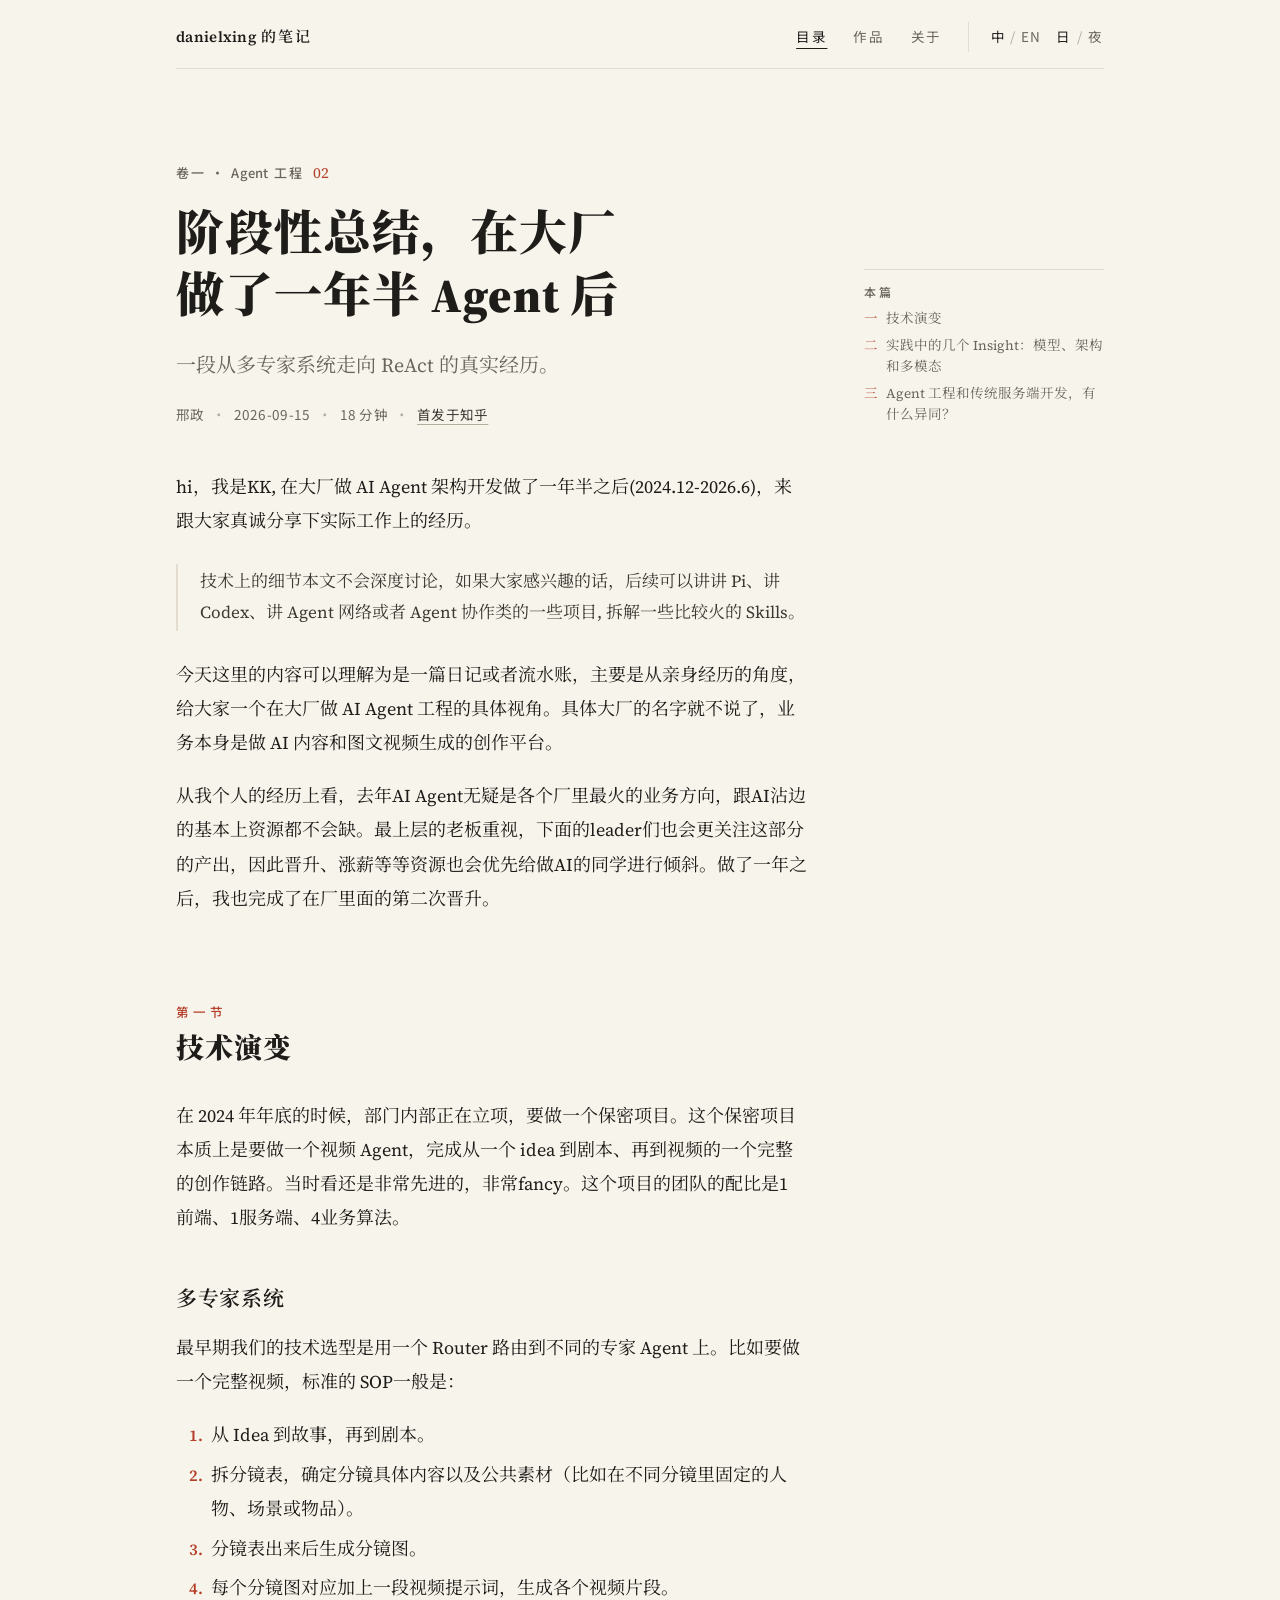
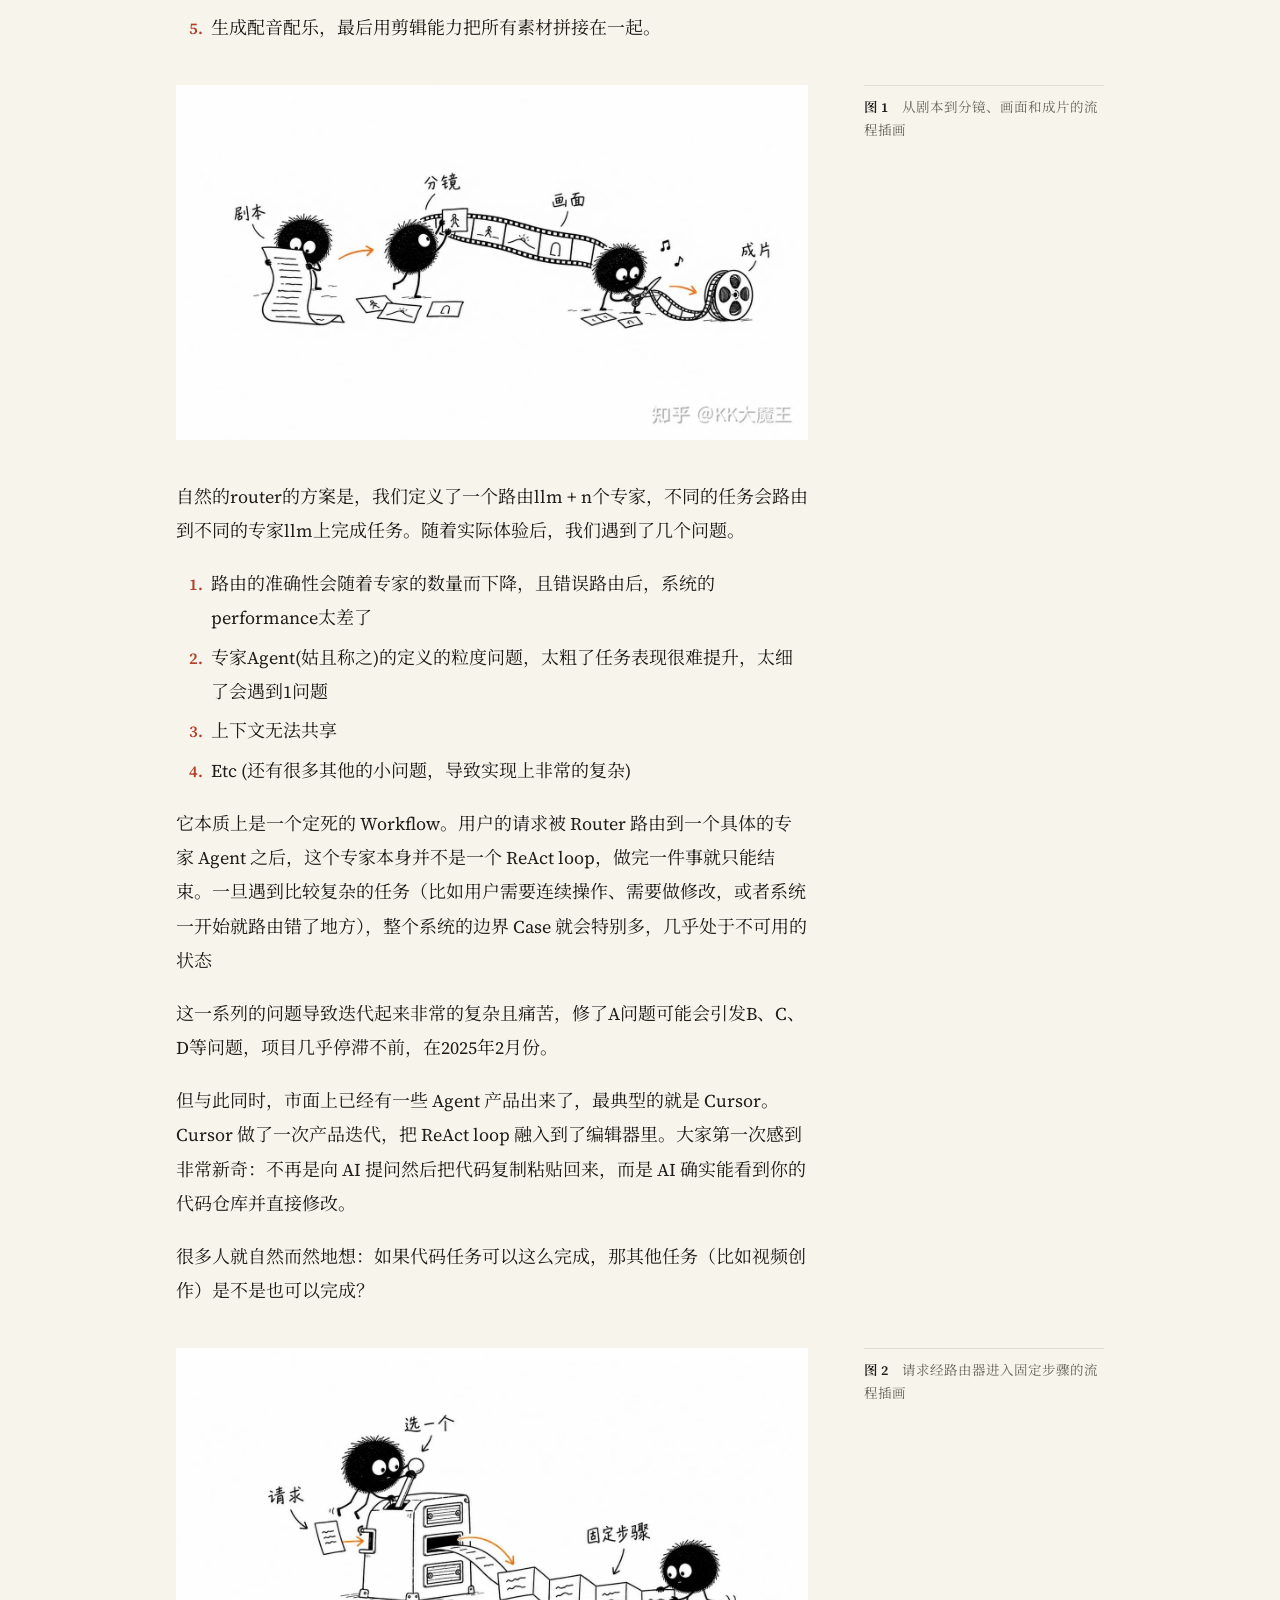
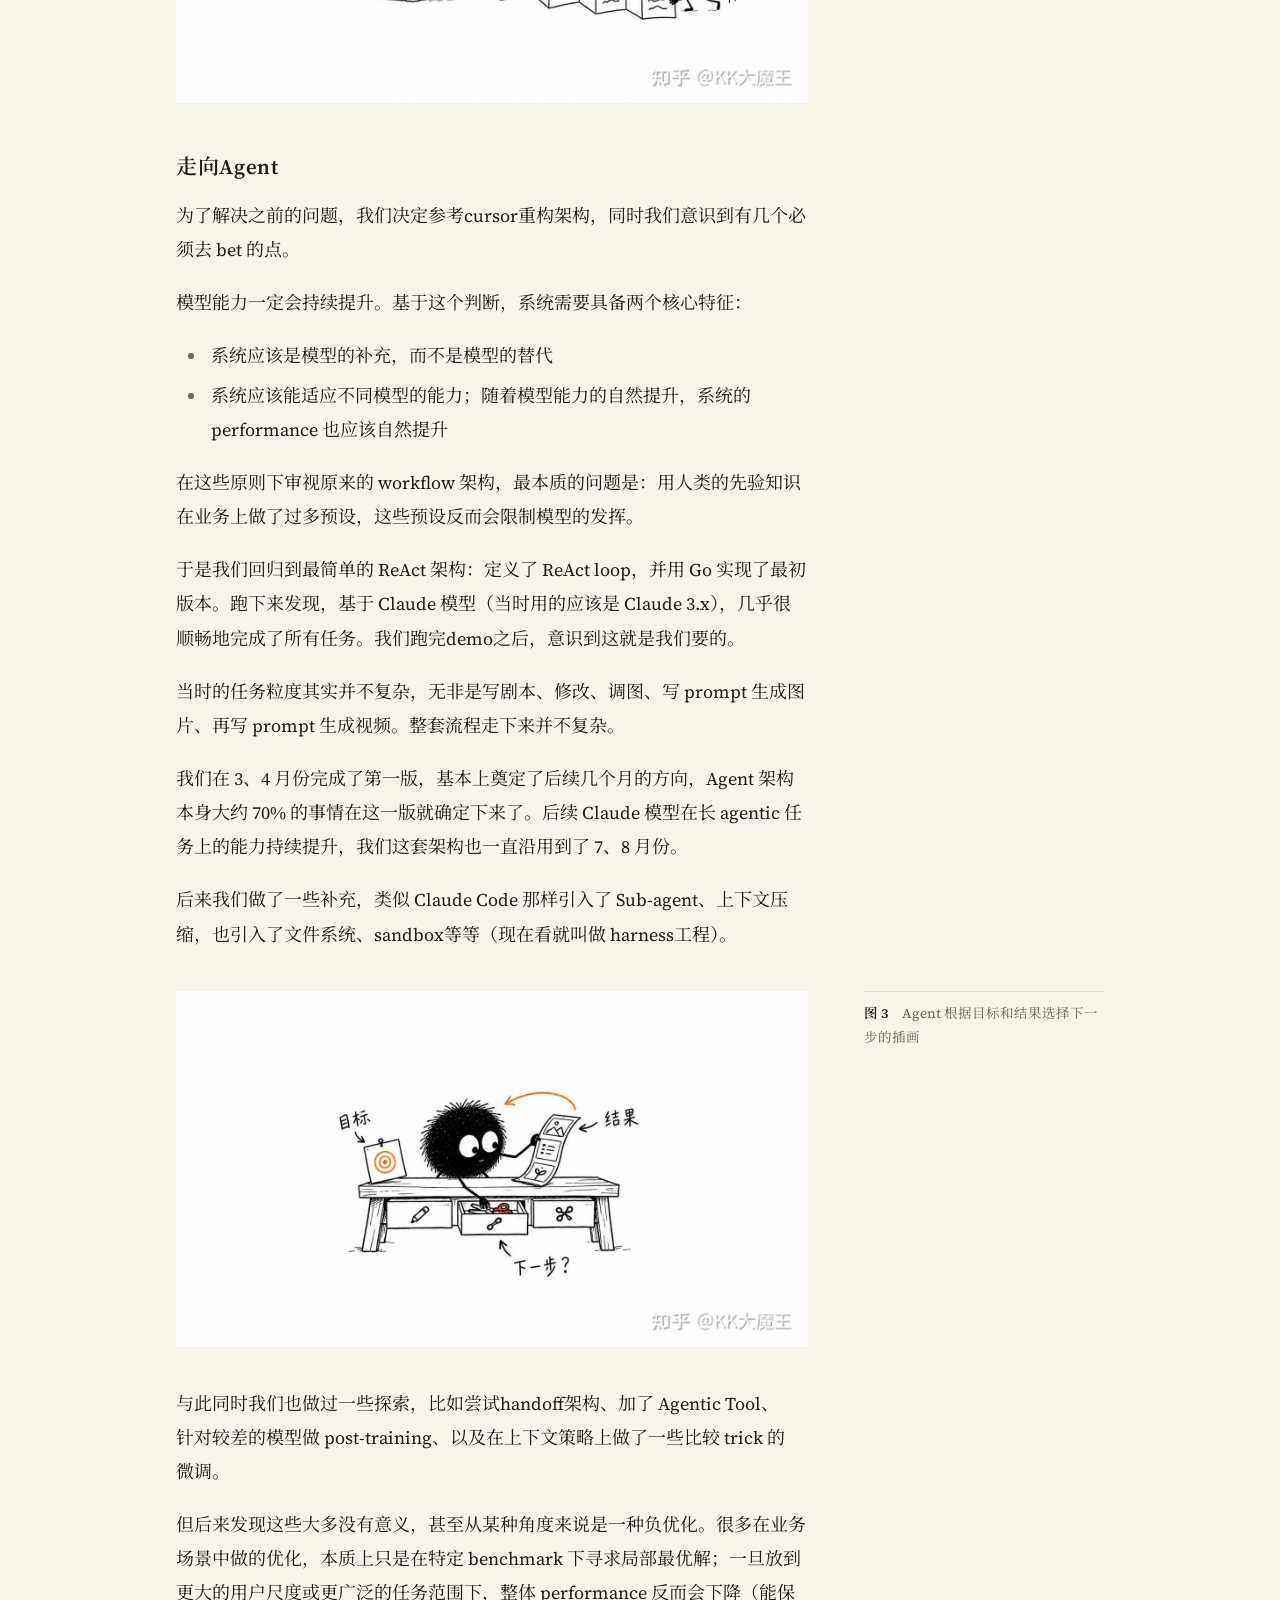
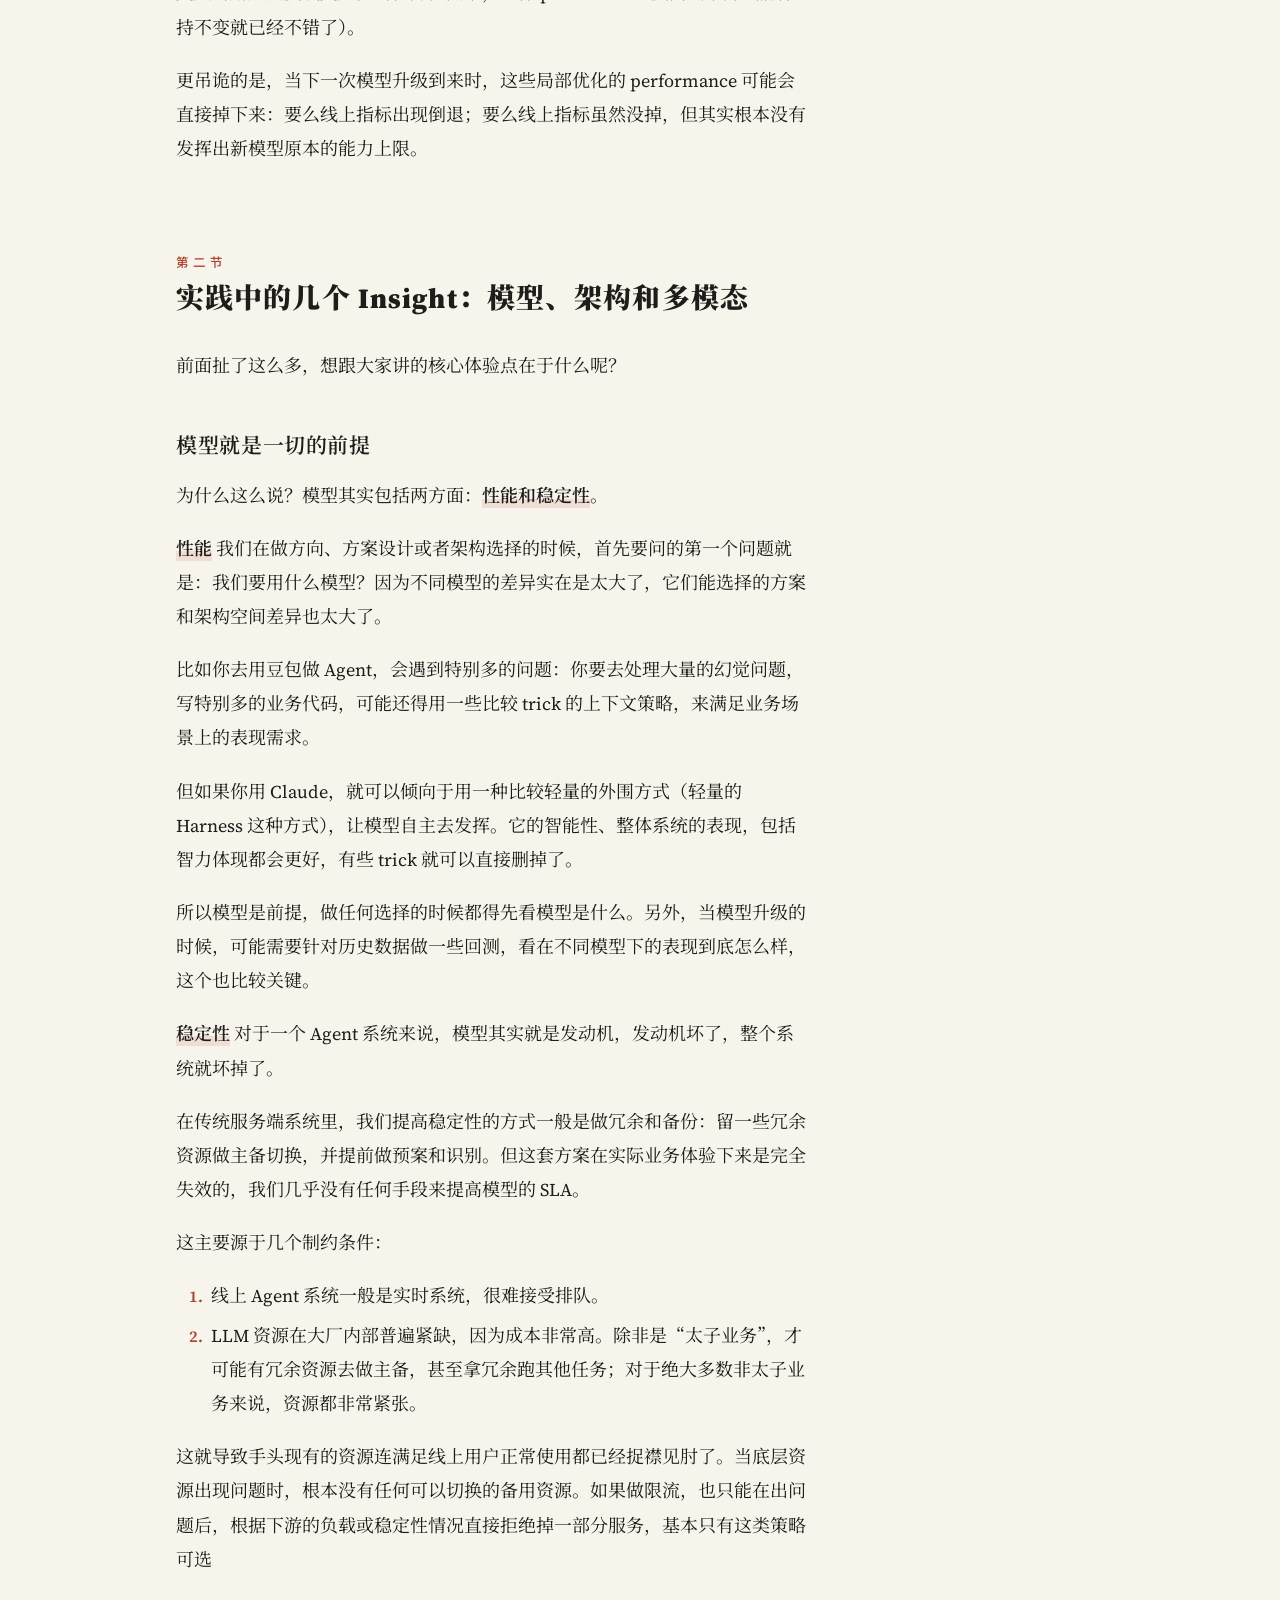
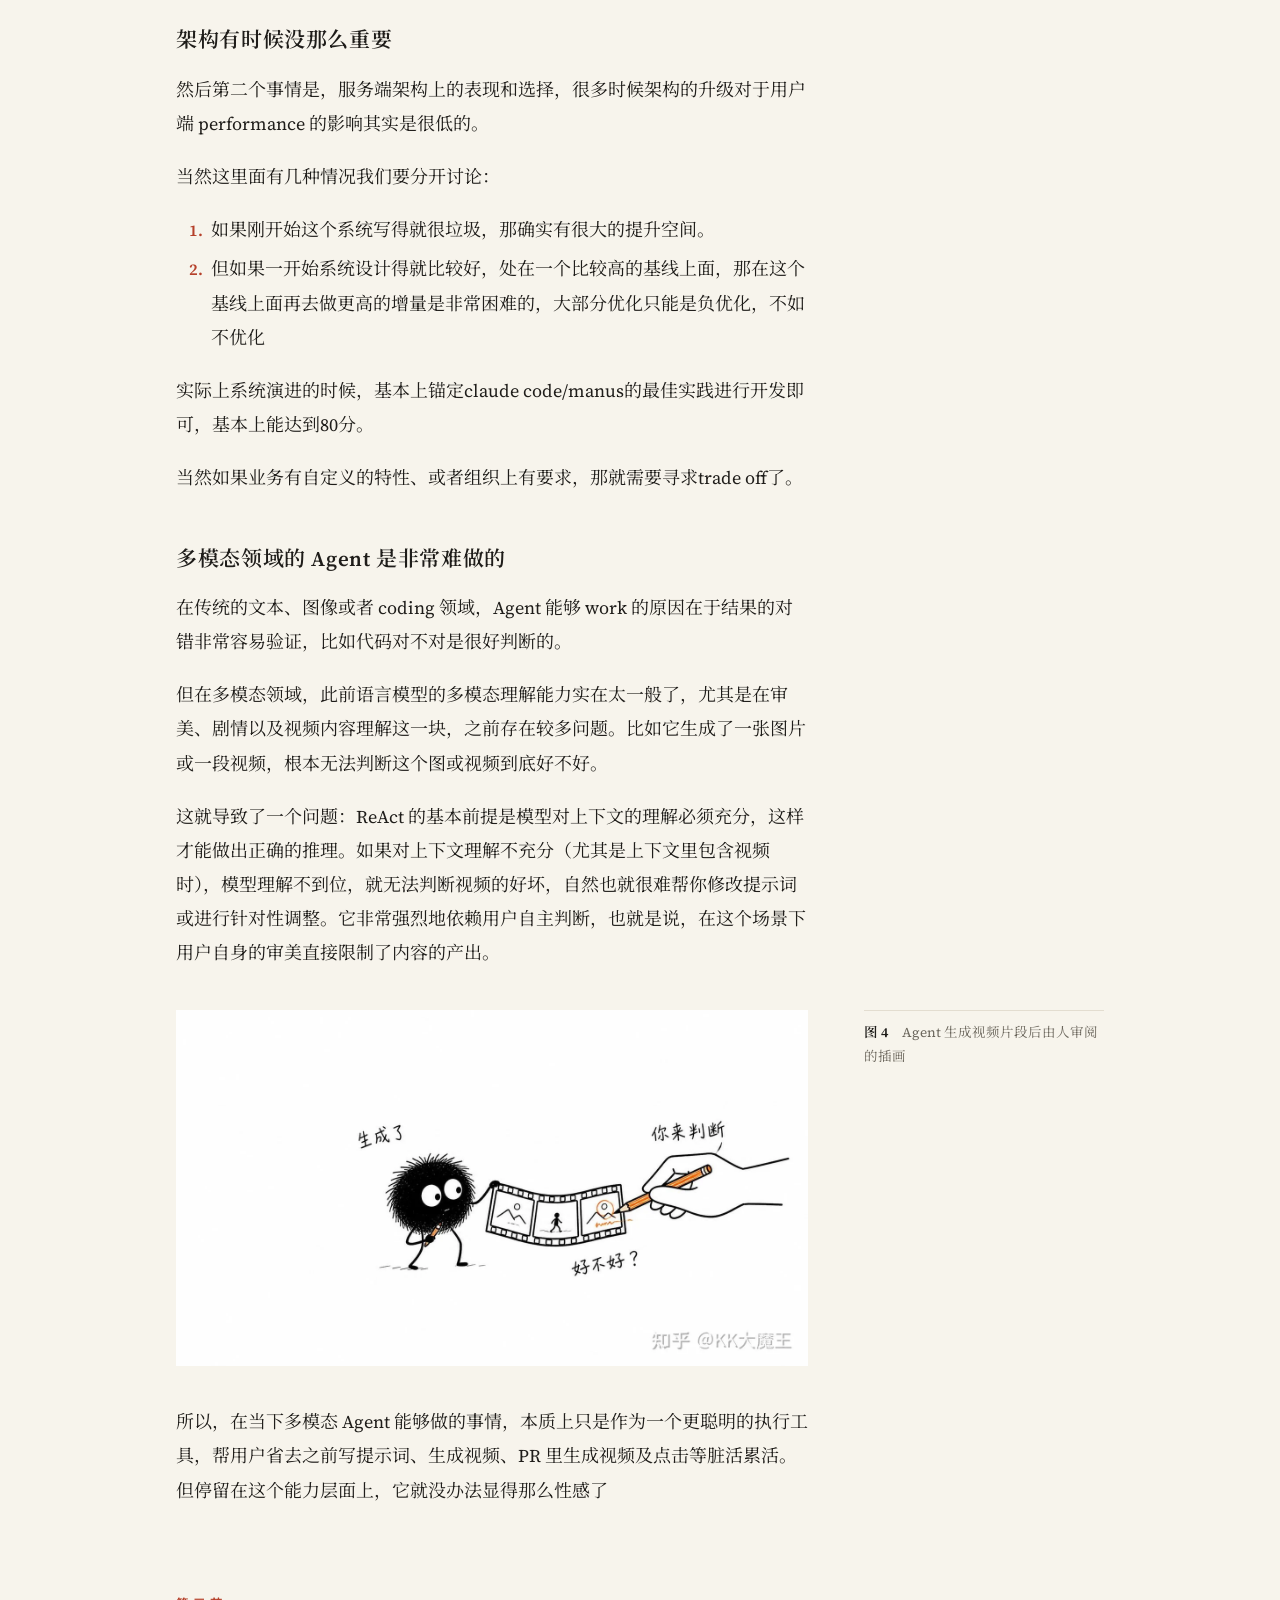
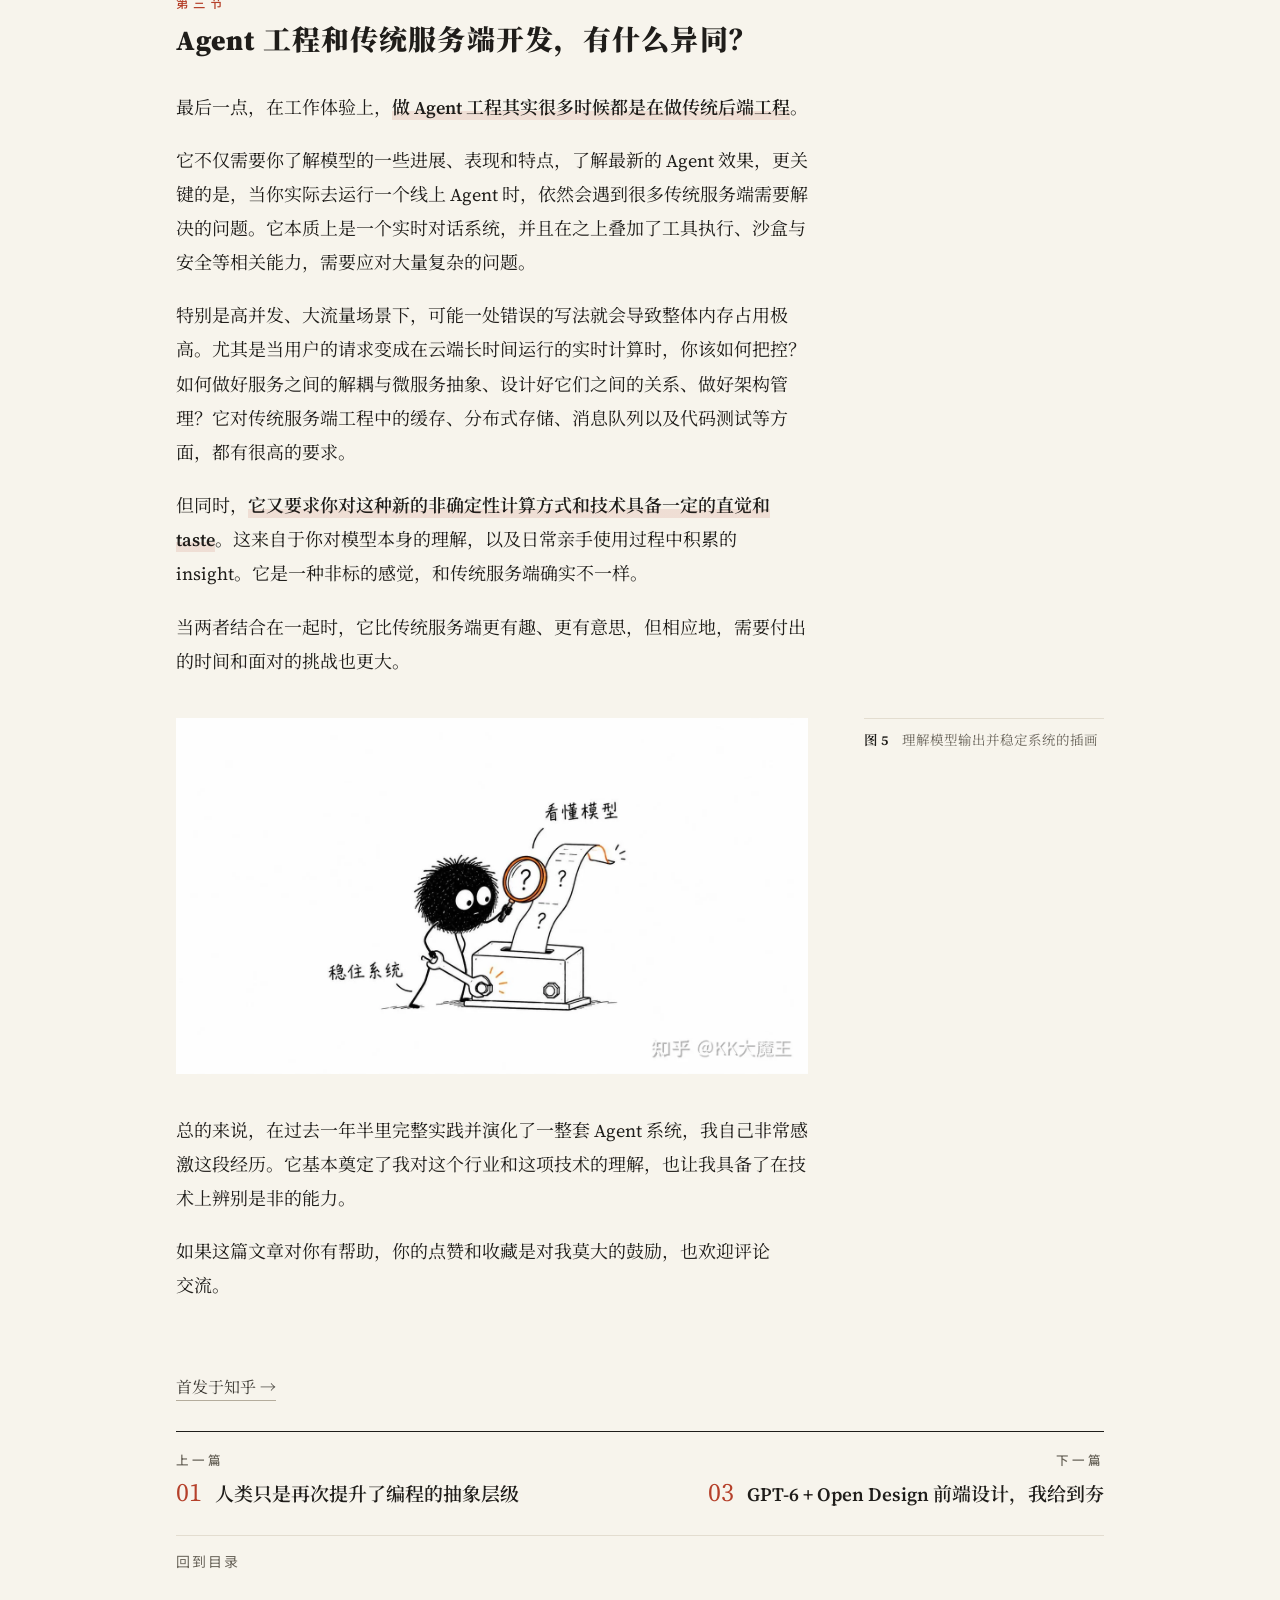
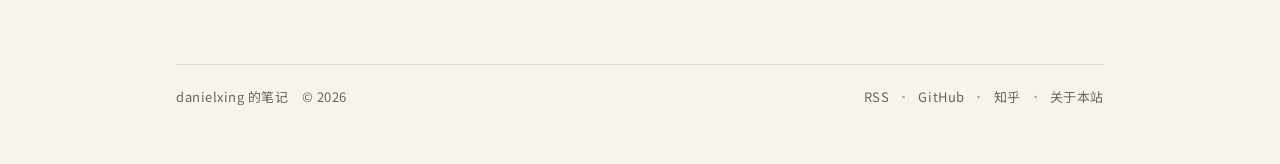
<file: b-book/agent-engineering-one-and-half-years.html>
<!doctype html>
<html lang="zh-CN">
<head>
<meta charset="utf-8">
<meta name="robots" content="noindex, nofollow">
<meta name="viewport" content="width=device-width, initial-scale=1">
<title>阶段性总结，在大厂做了一年半 Agent 后 · danielxing 的笔记</title>
<script>
	// Apply a saved 日/夜 choice before first paint; without one, CSS follows the system.
	(function () {
		try {
			var t = localStorage.getItem("b-theme");
			if (t === "light" || t === "dark") document.documentElement.setAttribute("data-theme", t);
		} catch (e) {}
	})();
</script>
<link rel="stylesheet" href="../fonts/gf-1043b730e6.css">
<link rel="stylesheet" href="book.css">
</head>
<body class="article">

<header class="runhead">
	<div class="runhead-inner">
		<a class="mark" href="index.html"><span lang="en" class="latin">danielxing</span> 的笔记</a>
		<nav aria-label="主导航">
			<a href="index.html" aria-current="true">目录</a>
			<a href="works.html">作品</a>
			<a href="about.html">关于</a>
			<span class="toggles">
				<span class="lang"><a href="agent-engineering-one-and-half-years.html" aria-current="true">中</a><span class="slash">/</span><a href="#" lang="en">EN</a></span>
				<button class="theme" type="button" aria-label="夜读模式" aria-pressed="false"><span class="day">日</span><span class="slash">/</span><span class="night">夜</span></button>
			</span>
		</nav>
	</div>
</header>

<main class="chapter">
	<header class="chapter-head">
		<div>
			<p class="kicker">卷一 · <span class="latin">Agent</span> 工程<span class="no">02</span></p>
			<h1 class="chapter-title">阶段性总结，<wbr>在大厂<wbr>做了一年半&nbsp;Agent&nbsp;后</h1>
			<p class="chapter-deck">一段从多专家系统走向 ReAct 的真实经历。</p>
			<p class="meta"><span class="mi">邢政</span><span class="sep">·</span><span class="mi"><time datetime="2026-09-15">2026-09-15</time></span><span class="sep">·</span><span class="mi">18 分钟</span><span class="sep">·</span><span class="mi"><a href="https://zhuanlan.zhihu.com/p/2081845161106186708">首发于知乎</a></span></p>
		</div>
		<nav class="chapter-toc" aria-labelledby="toc-title">
			<h2 id="toc-title">本篇</h2>
			<ol>
				<li><span>一</span><a href="#s1">技术演变</a></li>
				<li><span>二</span><a href="#s2">实践中的几个 Insight：模型、架构和多模态</a></li>
				<li><span>三</span><a href="#s3">Agent 工程和传统服务端开发，有什么异同？</a></li>
			</ol>
		</nav>
	</header>

	<article class="prose">
<p>hi，我是KK, 在大厂做 AI Agent 架构开发做了一年半之后(2024.12-2026.6)，来跟大家真诚分享下实际工作上的经历。</p>

<blockquote>
	<p>技术上的细节本文不会深度讨论，如果大家感兴趣的话，后续可以讲讲 Pi、讲 Codex、讲 Agent 网络或者 Agent 协作类的一些项目, 拆解一些比较火的 Skills。</p>
</blockquote>

<p>今天这里的内容可以理解为是一篇日记或者流水账，主要是从亲身经历的角度，给大家一个在大厂做 AI Agent 工程的具体视角。具体大厂的名字就不说了，业务本身是做 AI 内容和图文视频生成的创作平台。</p>

<p>从我个人的经历上看，去年AI Agent无疑是各个厂里最火的业务方向，跟AI沾边的基本上资源都不会缺。最上层的老板重视，下面的leader们也会更关注这部分的产出，因此晋升、涨薪等等资源也会优先给做AI的同学进行倾斜。做了一年之后，我也完成了在厂里面的第二次晋升。</p>

<h2 class="ch" id="s1"><span class="ch-no">第一节</span>技术演变</h2>

<p>在 2024 年年底的时候，部门内部正在立项，要做一个保密项目。这个保密项目本质上是要做一个视频 Agent，完成从一个 idea 到剧本、再到视频的一个完整的创作链路。当时看还是非常先进的，非常fancy。这个项目的团队的配比是1 前端、1服务端、4业务算法。</p>

<h3 class="sub-h">多专家系统</h3>

<p>最早期我们的技术选型是用一个 Router 路由到不同的专家 Agent 上。比如要做一个完整视频，标准的 SOP一般是：</p>

<ol>
	<li>从 Idea 到故事，再到剧本。</li>
	<li>拆分镜表，确定分镜具体内容以及公共素材（比如在不同分镜里固定的人物、场景或物品<span class="pc">）</span>。</li>
	<li>分镜表出来后生成分镜图。</li>
	<li>每个分镜图对应加上一段视频提示词，生成各个视频片段。</li>
	<li>生成配音配乐，最后用剪辑能力把所有素材拼接在一起。</li>
</ol>

<figure class="fig">
	<figcaption><span class="fig-no">图 1</span>　从剧本到分镜、画面和成片的流程插画</figcaption>
	<img src="img/agent-engineering-one-and-half-years-image-1.webp" width="1440" height="810" alt="从剧本到分镜、画面和成片的流程插画" loading="lazy" decoding="async">
</figure>

<p>自然的router的方案是，我们定义了一个路由llm + n个专家，不同的任务会路由到不同的专家llm上完成任务。随着实际体验后，我们遇到了几个问题。</p>

<ol>
	<li>路由的准确性会随着专家的数量而下降，且错误路由后，系统的performance太差了</li>
	<li>专家Agent(姑且称之)的定义的粒度问题，太粗了任务表现很难提升，太细了会遇到1问题</li>
	<li>上下文无法共享</li>
	<li>Etc (还有很多其他的小问题，导致实现上非常的复杂)</li>
</ol>

<p>它本质上是一个定死的 Workflow。用户的请求被 Router 路由到一个具体的专家 Agent 之后，这个专家本身并不是一个 ReAct loop，做完一件事就只能结束。一旦遇到比较复杂的任务（比如用户需要连续操作、需要做修改，或者系统一开始就路由错了地方<span class="pc">）</span>，整个系统的边界 Case 就会特别多，几乎处于不可用的状态</p>

<p>这一系列的问题导致迭代起来非常的复杂且痛苦，修了A问题可能会引发B、C、D等问题，项目几乎停滞不前，在2025年2月份。</p>

<p>但与此同时，市面上已经有一些 Agent 产品出来了，最典型的就是 Cursor。Cursor 做了一次产品迭代，把 ReAct loop 融入到了编辑器里。大家第一次感到非常新奇：不再是向 AI 提问然后把代码复制粘贴回来，而是 AI 确实能看到你的代码仓库并直接修改。</p>

<p>很多人就自然而然地想：如果代码任务可以这么完成，那其他任务（比如视频创作）是不是也可以完成？</p>

<figure class="fig">
	<figcaption><span class="fig-no">图 2</span>　请求经路由器进入固定步骤的流程插画</figcaption>
	<img src="img/agent-engineering-one-and-half-years-image-2.webp" width="1440" height="810" alt="请求经路由器进入固定步骤的流程插画" loading="lazy" decoding="async">
</figure>

<h3 class="sub-h">走向Agent</h3>

<p>为了解决之前的问题，我们决定参考cursor重构架构，同时我们意识到有几个必须去 bet 的点。</p>

<p>模型能力一定会持续提升。基于这个判断，系统需要具备两个核心特征：</p>

<ul>
	<li>系统应该是模型的补充，而不是模型的替代</li>
	<li>系统应该能适应不同模型的能力；随着模型能力的自然提升，系统的 performance 也应该自然提升</li>
</ul>

<p>在这些原则下审视原来的 workflow 架构，最本质的问题是：用人类的先验知识在业务上做了过多预设，这些预设反而会限制模型的发挥。</p>

<p>于是我们回归到最简单的 ReAct 架构：定义了 ReAct loop，并用 Go 实现了最初版本。跑下来发现，基于 Claude 模型（当时用的应该是 Claude 3.x<span class="pc">）</span>，几乎很顺畅地完成了所有任务。我们跑完demo之后，意识到这就是我们要的。</p>

<p>当时的任务粒度其实并不复杂，无非是写剧本、修改、调图、写 prompt 生成图片、再写 prompt 生成视频。整套流程走下来并不复杂。</p>

<p>我们在 3、4 月份完成了第一版，基本上奠定了后续几个月的方向，Agent 架构本身大约 70% 的事情在这一版就确定下来了。后续 Claude 模型在长 agentic 任务上的能力持续提升，我们这套架构也一直沿用到了 7、8 月份。</p>

<p>后来我们做了一些补充，类似 Claude Code 那样引入了 Sub-agent、上下文压缩，也引入了文件系统、sandbox等等（现在看就叫做 harness工程<span class="pc">）</span>。</p>

<figure class="fig">
	<figcaption><span class="fig-no">图 3</span>　Agent 根据目标和结果选择下一步的插画</figcaption>
	<img src="img/agent-engineering-one-and-half-years-image-3.webp" width="1440" height="810" alt="Agent 根据目标和结果选择下一步的插画" loading="lazy" decoding="async">
</figure>

<p>与此同时我们也做过一些探索，比如尝试handoff架构、加了 Agentic Tool、针对较差的模型做 post-training、以及在上下文策略上做了一些比较 trick 的微调。</p>

<p>但后来发现这些大多没有意义，甚至从某种角度来说是一种负优化。很多在业务场景中做的优化，本质上只是在特定 benchmark 下寻求局部最优解；一旦放到更大的用户尺度或更广泛的任务范围下，整体 performance 反而会下降（能保持不变就已经不错了<span class="pc">）</span>。</p>

<p>更吊诡的是，当下一次模型升级到来时，这些局部优化的 performance 可能会直接掉下来：要么线上指标出现倒退；要么线上指标虽然没掉，但其实根本没有发挥出新模型原本的能力上限。</p>

<h2 class="ch" id="s2"><span class="ch-no">第二节</span>实践中的几个 Insight：<wbr>模型、架构和多模态</h2>

<p>前面扯了这么多，想跟大家讲的核心体验点在于什么呢？</p>

<h3 class="sub-h">模型就是<wbr>一切的前提</h3>

<p>为什么这么说？模型其实包括两方面：<strong>性能和稳定性</strong>。</p>

<p><strong>性能</strong> 我们在做方向、方案设计或者架构选择的时候，首先要问的第一个问题就是：我们要用什么模型？因为不同模型的差异实在是太大了，它们能选择的方案和架构空间差异也太大了。</p>

<p>比如你去用豆包做 Agent，会遇到特别多的问题：你要去处理大量的幻觉问题，写特别多的业务代码，可能还得用一些比较 trick 的上下文策略，来满足业务场景上的表现需求。</p>

<p>但如果你用 Claude，就可以倾向于用一种比较轻量的外围方式（轻量的 Harness 这种方式<span class="pc">）</span>，让模型自主去发挥。它的智能性、整体系统的表现，包括智力体现都会更好，有些 trick 就可以直接删掉了。</p>

<p>所以模型是前提，做任何选择的时候都得先看模型是什么。另外，当模型升级的时候，可能需要针对历史数据做一些回测，看在不同模型下的表现到底怎么样，这个也比较关键。</p>

<p><strong>稳定性</strong> 对于一个 Agent 系统来说，模型其实就是发动机，发动机坏了，整个系统就坏掉了。</p>

<p>在传统服务端系统里，我们提高稳定性的方式一般是做冗余和备份：留一些冗余资源做主备切换，并提前做预案和识别。但这套方案在实际业务体验下来是完全失效的，我们几乎没有任何手段来提高模型的 SLA。</p>

<p>这主要源于几个制约条件：</p>

<ol>
	<li>线上 Agent 系统一般是实时系统，很难接受排队。</li>
	<li>LLM 资源在大厂内部普遍紧缺，因为成本非常高。除非是“太子业务<span class="pc">”</span>，才可能有冗余资源去做主备，甚至拿冗余跑其他任务；对于绝大多数非太子业务来说，资源都非常紧张。</li>
</ol>

<p>这就导致手头现有的资源连满足线上用户正常使用都已经捉襟见肘了。当底层资源出现问题时，根本没有任何可以切换的备用资源。如果做限流，也只能在出问题后，根据下游的负载或稳定性情况直接拒绝掉一部分服务，基本只有这类策略可选</p>

<h3 class="sub-h">架构有时候<wbr>没那么重要</h3>

<p>然后第二个事情是，服务端架构上的表现和选择，很多时候架构的升级对于用户端 performance 的影响其实是很低的。</p>

<p>当然这里面有几种情况我们要分开讨论：</p>

<ol>
	<li>如果刚开始这个系统写得就很垃圾，那确实有很大的提升空间。</li>
	<li>但如果一开始系统设计得就比较好，处在一个比较高的基线上面，那在这个基线上面再去做更高的增量是非常困难的，大部分优化只能是负优化，不如不优化</li>
</ol>

<p>实际上系统演进的时候，基本上锚定claude code/manus的最佳实践进行开发即可，基本上能达到80分。</p>

<p>当然如果业务有自定义的特性、或者组织上有要求，那就需要寻求trade off了。</p>

<h3 class="sub-h">多模态领域的 Agent <wbr>是非常难做的</h3>

<p>在传统的文本、图像或者 coding 领域，Agent 能够 work 的原因在于结果的对错非常容易验证，比如代码对不对是很好判断的。</p>

<p>但在多模态领域，此前语言模型的多模态理解能力实在太一般了，尤其是在审美、剧情以及视频内容理解这一块，之前存在较多问题。比如它生成了一张图片或一段视频，根本无法判断这个图或视频到底好不好。</p>

<p>这就导致了一个问题：ReAct 的基本前提是模型对上下文的理解必须充分，这样才能做出正确的推理。如果对上下文理解不充分（尤其是上下文里包含视频时<span class="pc">）</span>，模型理解不到位，就无法判断视频的好坏，自然也就很难帮你修改提示词或进行针对性调整。它非常强烈地依赖用户自主判断，也就是说，在这个场景下用户自身的审美直接限制了内容的产出。</p>

<figure class="fig">
	<figcaption><span class="fig-no">图 4</span>　Agent 生成视频片段后由人审阅的插画</figcaption>
	<img src="img/agent-engineering-one-and-half-years-image-4.webp" width="1440" height="810" alt="Agent 生成视频片段后由人审阅的插画" loading="lazy" decoding="async">
</figure>

<p>所以，在当下多模态 Agent 能够做的事情，本质上只是作为一个更聪明的执行工具，帮用户省去之前写提示词、生成视频、PR 里生成视频及点击等脏活累活。但停留在这个能力层面上，它就没办法显得那么性感了</p>

<h2 class="ch" id="s3"><span class="ch-no">第三节</span>Agent 工程和<wbr>传统服务端开发，<wbr>有什么异同？</h2>

<p>最后一点，在工作体验上，<strong>做 Agent 工程其实很多时候都是在做传统后端工程</strong>。</p>

<p>它不仅需要你了解模型的一些进展、表现和特点，了解最新的 Agent 效果，更关键的是，当你实际去运行一个线上 Agent 时，依然会遇到很多传统服务端需要解决的问题。它本质上是一个实时对话系统，并且在之上叠加了工具执行、沙盒与安全等相关能力，需要应对大量复杂的问题。</p>

<p>特别是高并发、大流量场景下，可能一处错误的写法就会导致整体内存占用极高。尤其是当用户的请求变成在云端长时间运行的实时计算时，你该如何把控？如何做好服务之间的解耦与微服务抽象、设计好它们之间的关系、做好架构管理？它对传统服务端工程中的缓存、分布式存储、消息队列以及代码测试等方面，都有很高的要求。</p>

<p>但同时，<strong>它又要求你对这种新的非确定性计算方式和技术具备一定的直觉和 taste</strong>。这来自于你对模型本身的理解，以及日常亲手使用过程中积累的 insight。它是一种非标的感觉，和传统服务端确实不一样。</p>

<p>当两者结合在一起时，它比传统服务端更有趣、更有意思，但相应地，需要付出的时间和面对的挑战也更大。</p>

<figure class="fig">
	<figcaption><span class="fig-no">图 5</span>　理解模型输出并稳定系统的插画</figcaption>
	<img src="img/agent-engineering-one-and-half-years-image-5.webp" width="1440" height="810" alt="理解模型输出并稳定系统的插画" loading="lazy" decoding="async">
</figure>

<p>总的来说，在过去一年半里完整实践并演化了一整套 Agent 系统，我自己非常感激这段经历。它基本奠定了我对这个行业和这项技术的理解，也让我具备了在技术上辨别是非的能力。</p>

<p>如果这篇文章对你有帮助，你的点赞和收藏是对我莫大的鼓励，也欢迎评论交流。</p>
	</article>
</main>

<nav class="chapter-end" aria-label="文末">
	<p class="source"><a href="https://zhuanlan.zhihu.com/p/2081845161106186708">首发于知乎 →</a></p>
	<div class="pager">
		<a class="prev" href="article.html"><span class="label">上一篇</span><span class="no">01</span><span class="tt">人类只是再次提升了<wbr>编程的抽象层级</span></a>
		<a class="next" href="gpt-6-open-design-frontend.html"><span class="label">下一篇</span><span class="no">03</span><span class="tt">GPT-6&nbsp;+ Open&nbsp;Design <wbr>前端设计，<wbr>我给到夯</span></a>
	</div>
	<p class="back"><a href="index.html#contents">回到目录</a></p>
</nav>

<footer class="site-foot">
	<div class="site-foot-inner">
		<span>danielxing 的笔记　© 2026</span>
		<nav aria-label="页脚"><a href="https://xz1220.github.io/rss.xml">RSS</a><a href="https://github.com/xz1220">GitHub</a><a href="https://www.zhihu.com/people/xz1220">知乎</a><a href="about.html">关于本站</a></nav>
	</div>
</footer>

<script>
	(function () {
		var root = document.documentElement;
		var button = document.querySelector(".theme");
		var system = window.matchMedia("(prefers-color-scheme: dark)");
		function isDark() {
			var t = root.getAttribute("data-theme");
			return t ? t === "dark" : system.matches;
		}
		function sync() {
			button.setAttribute("aria-pressed", String(isDark()));
		}
		button.addEventListener("click", function () {
			var next = isDark() ? "light" : "dark";
			root.setAttribute("data-theme", next);
			try {
				localStorage.setItem("b-theme", next);
			} catch (e) {}
			sync();
		});
		system.addEventListener("change", sync);
		sync();
	})();
</script>
</body>
</html>
</file>
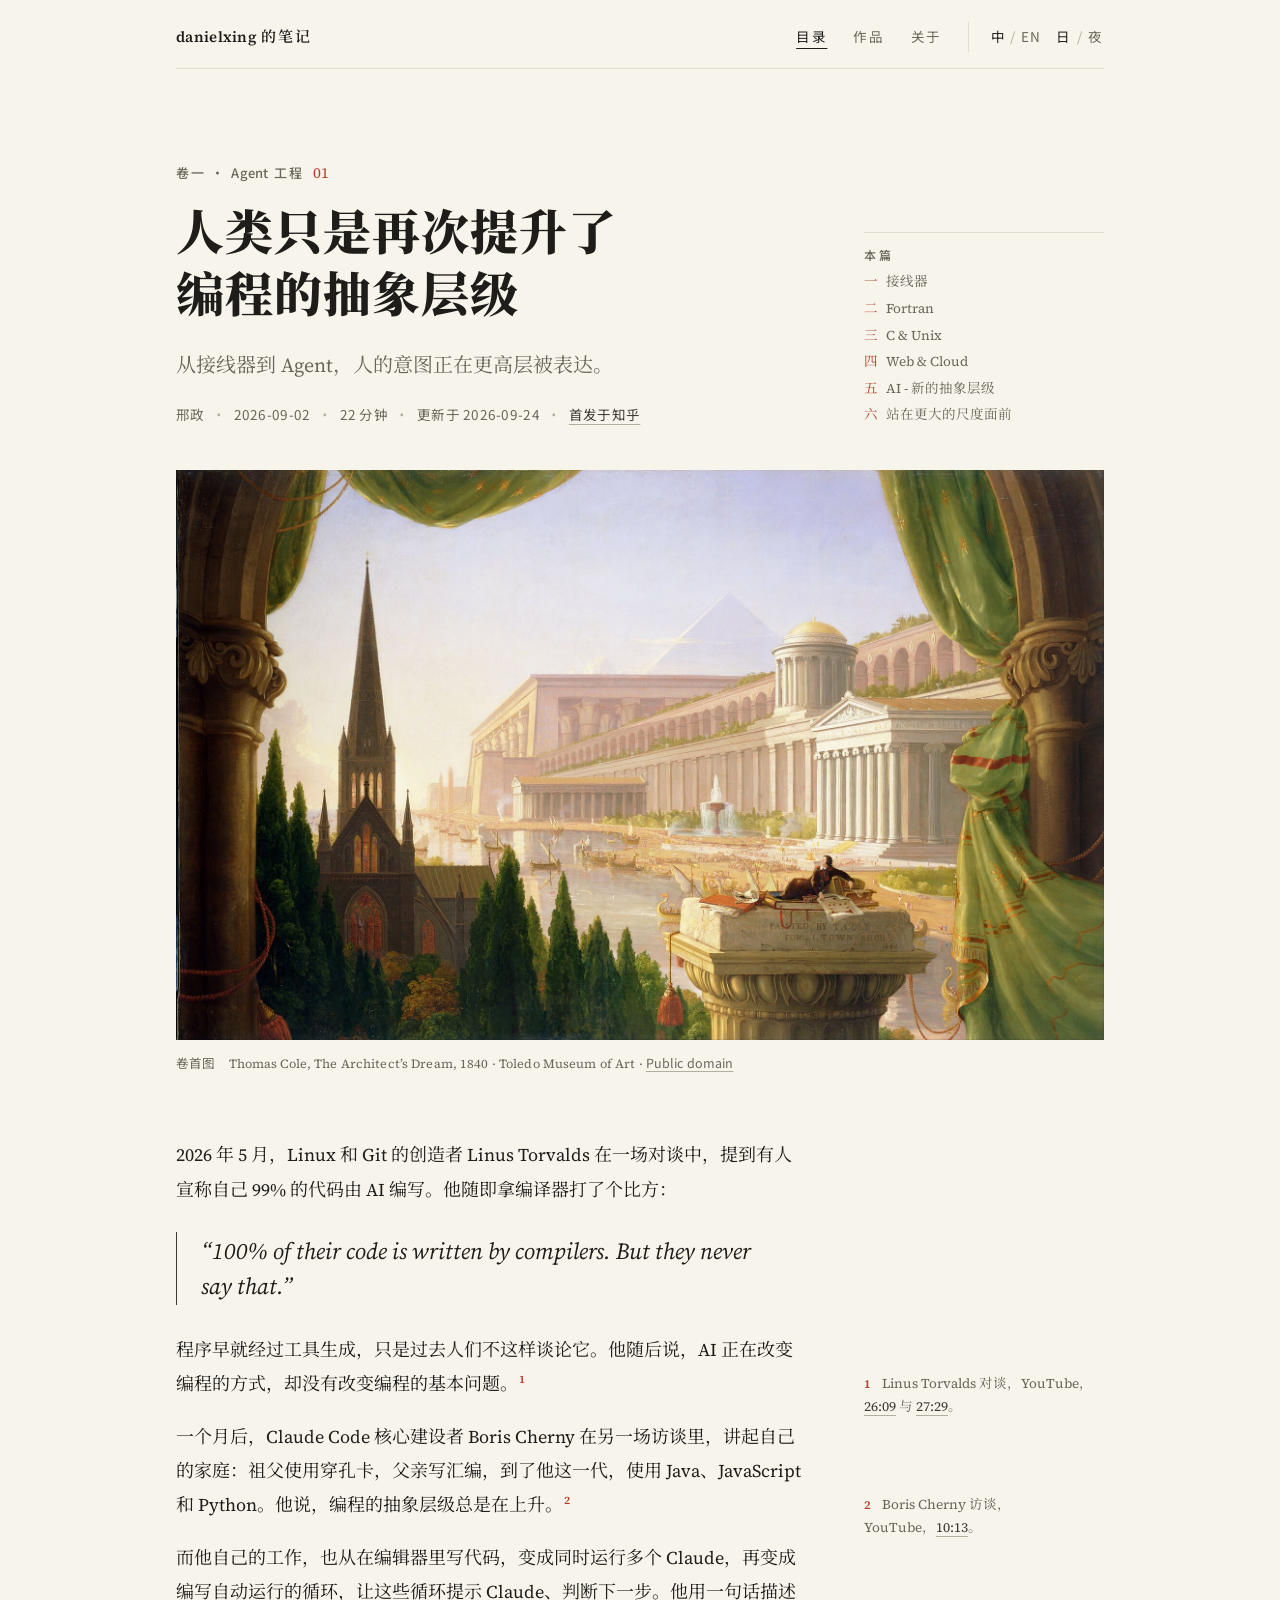
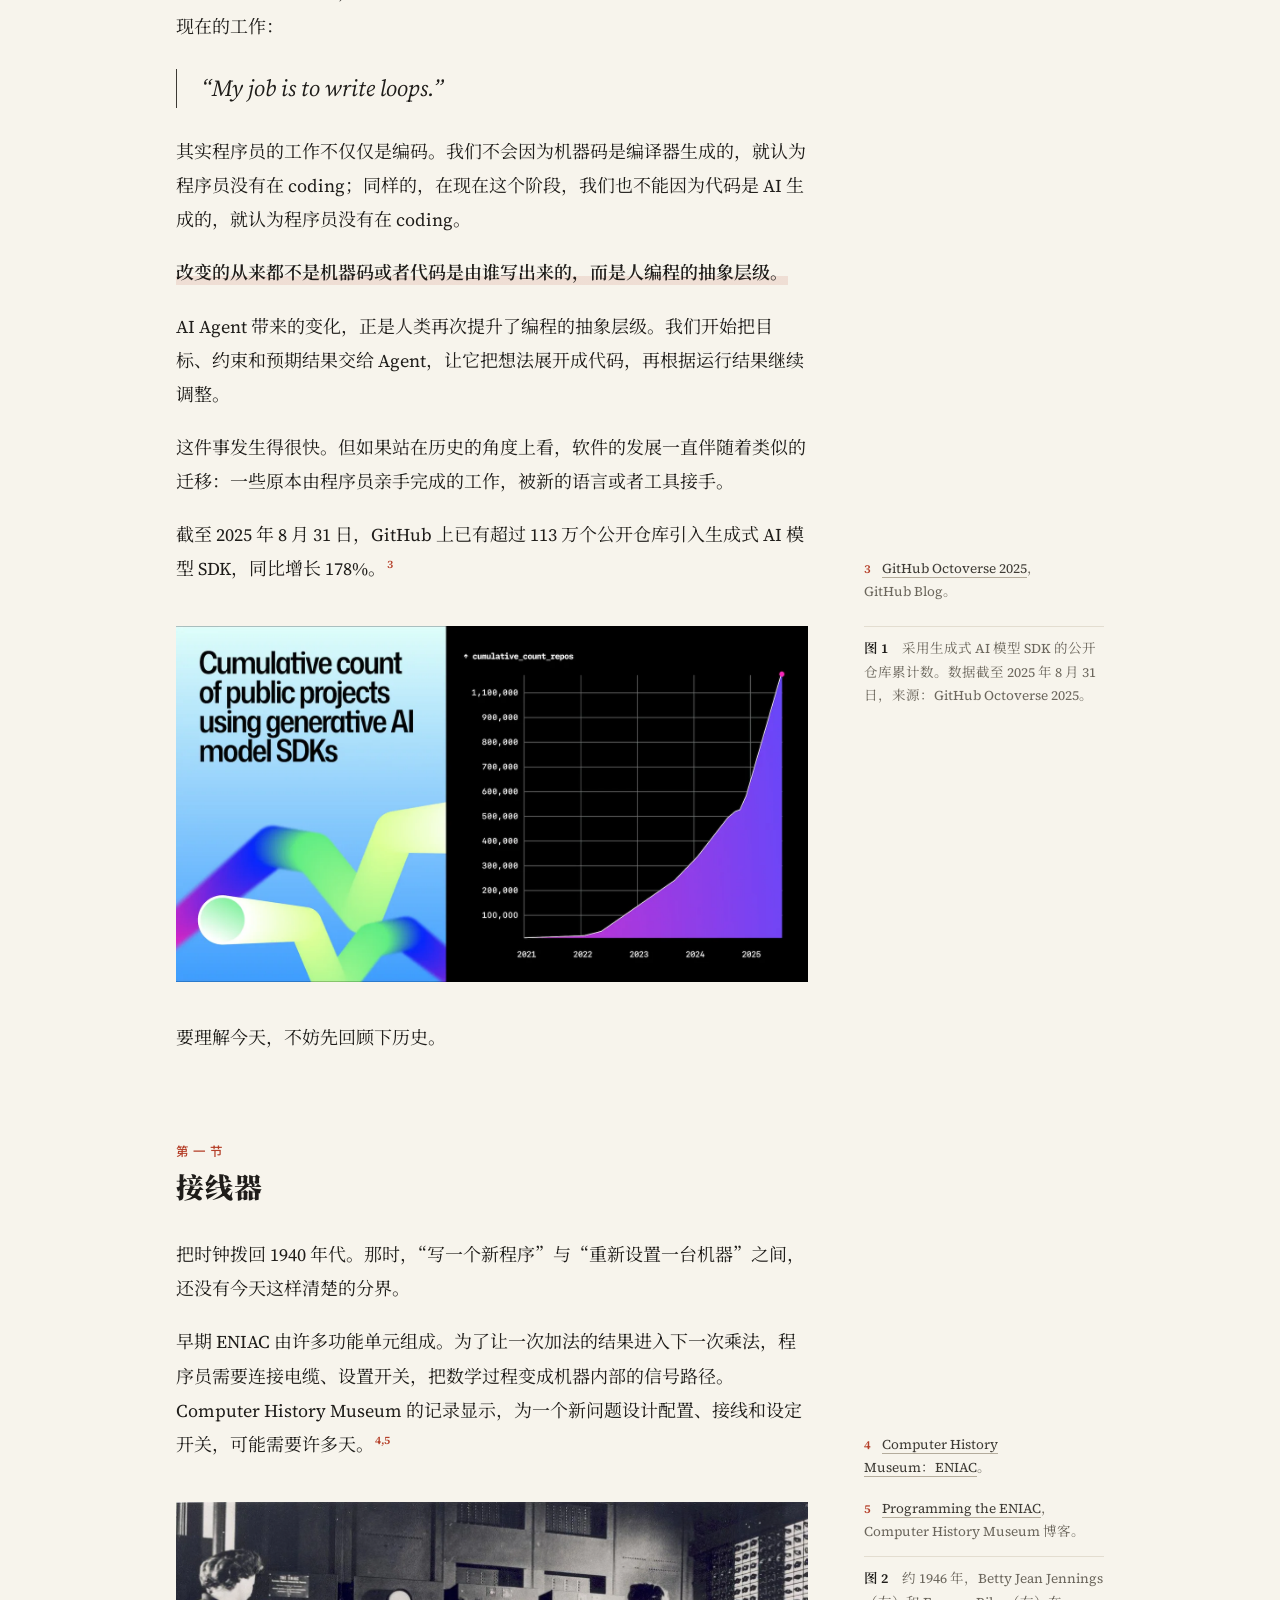
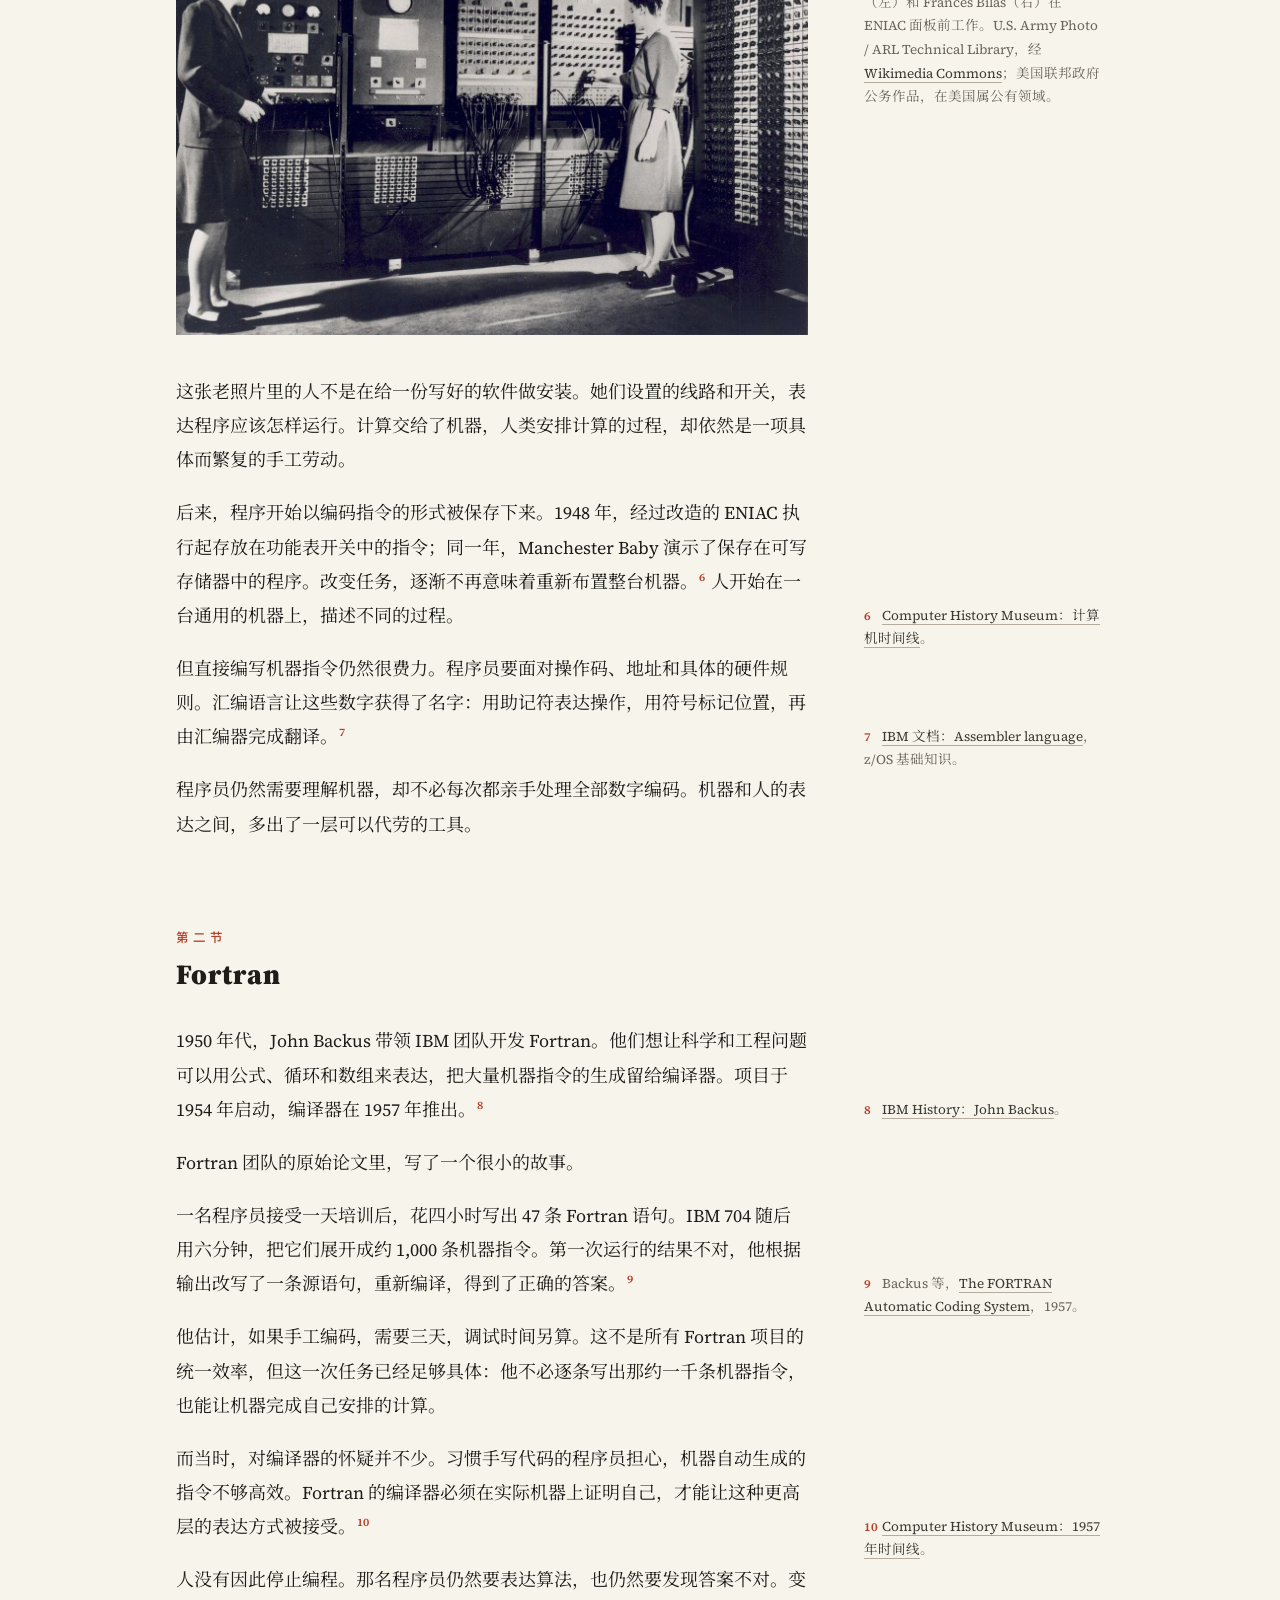
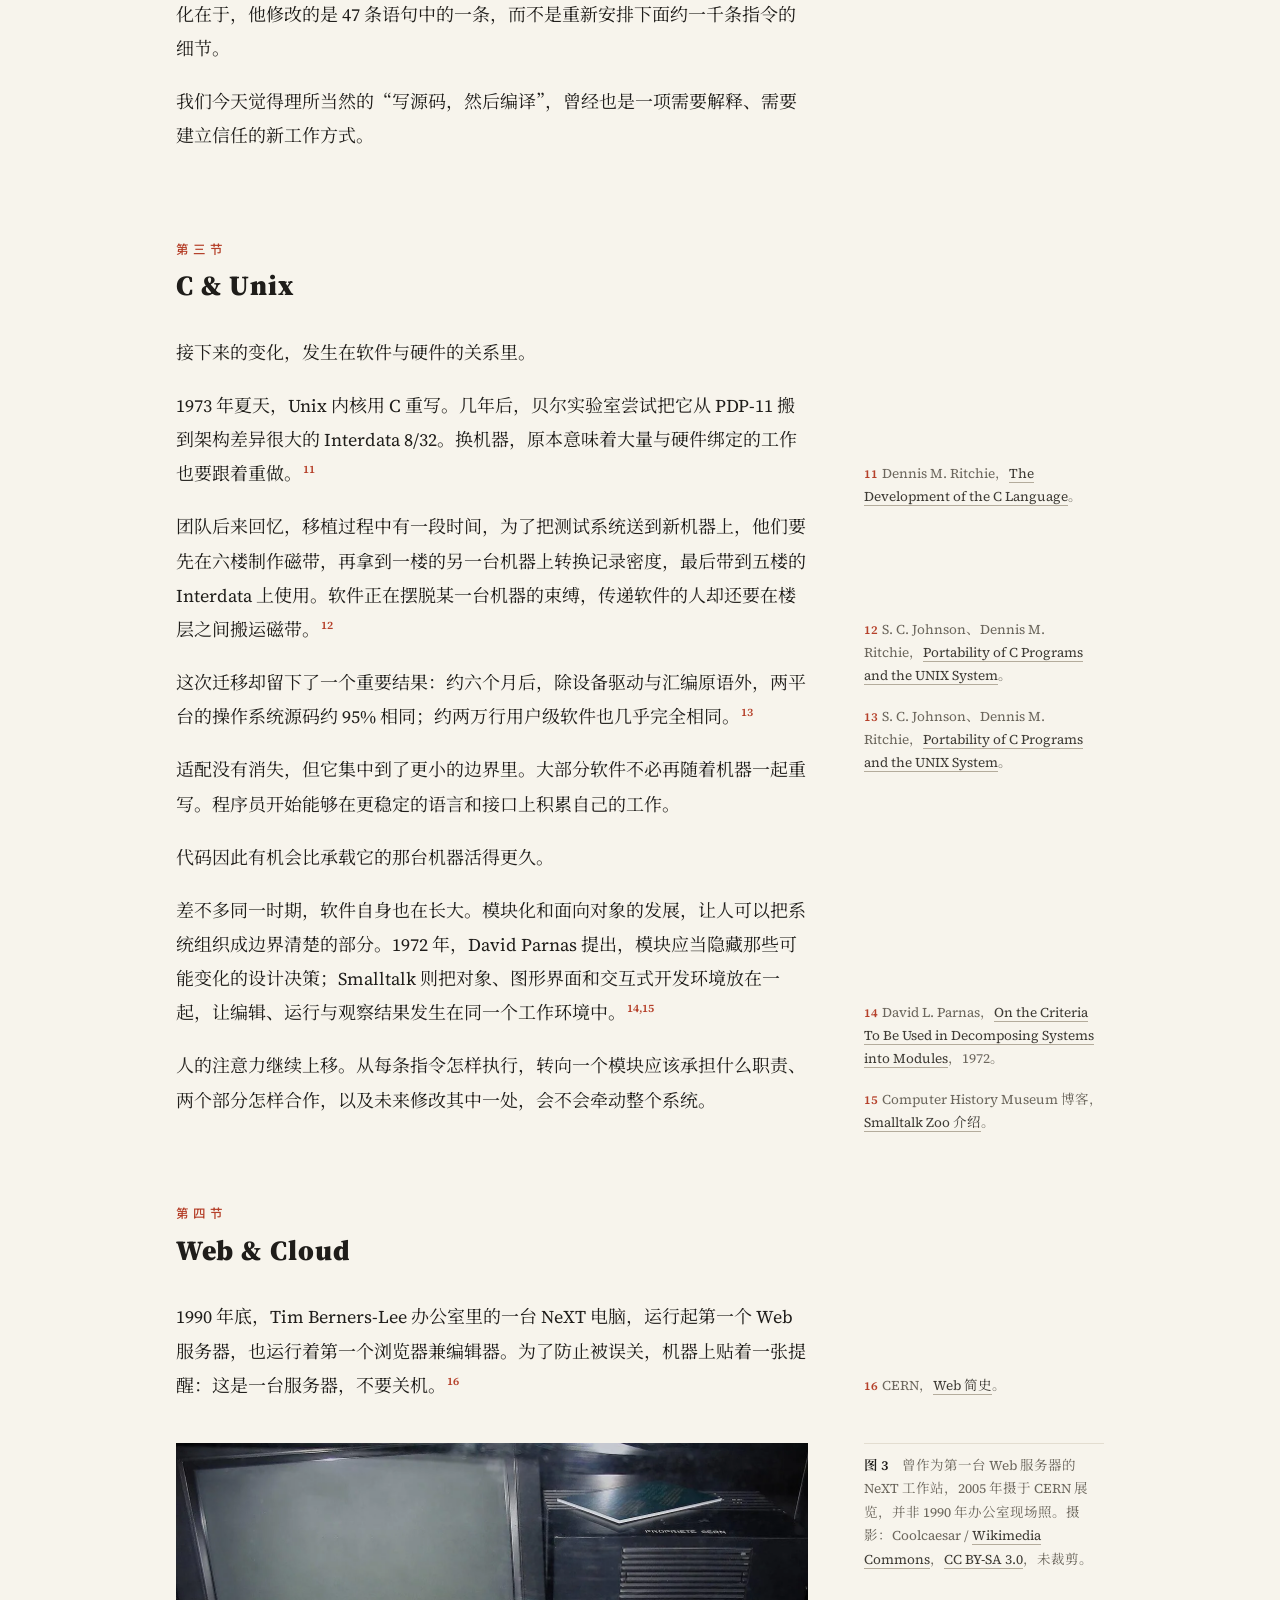
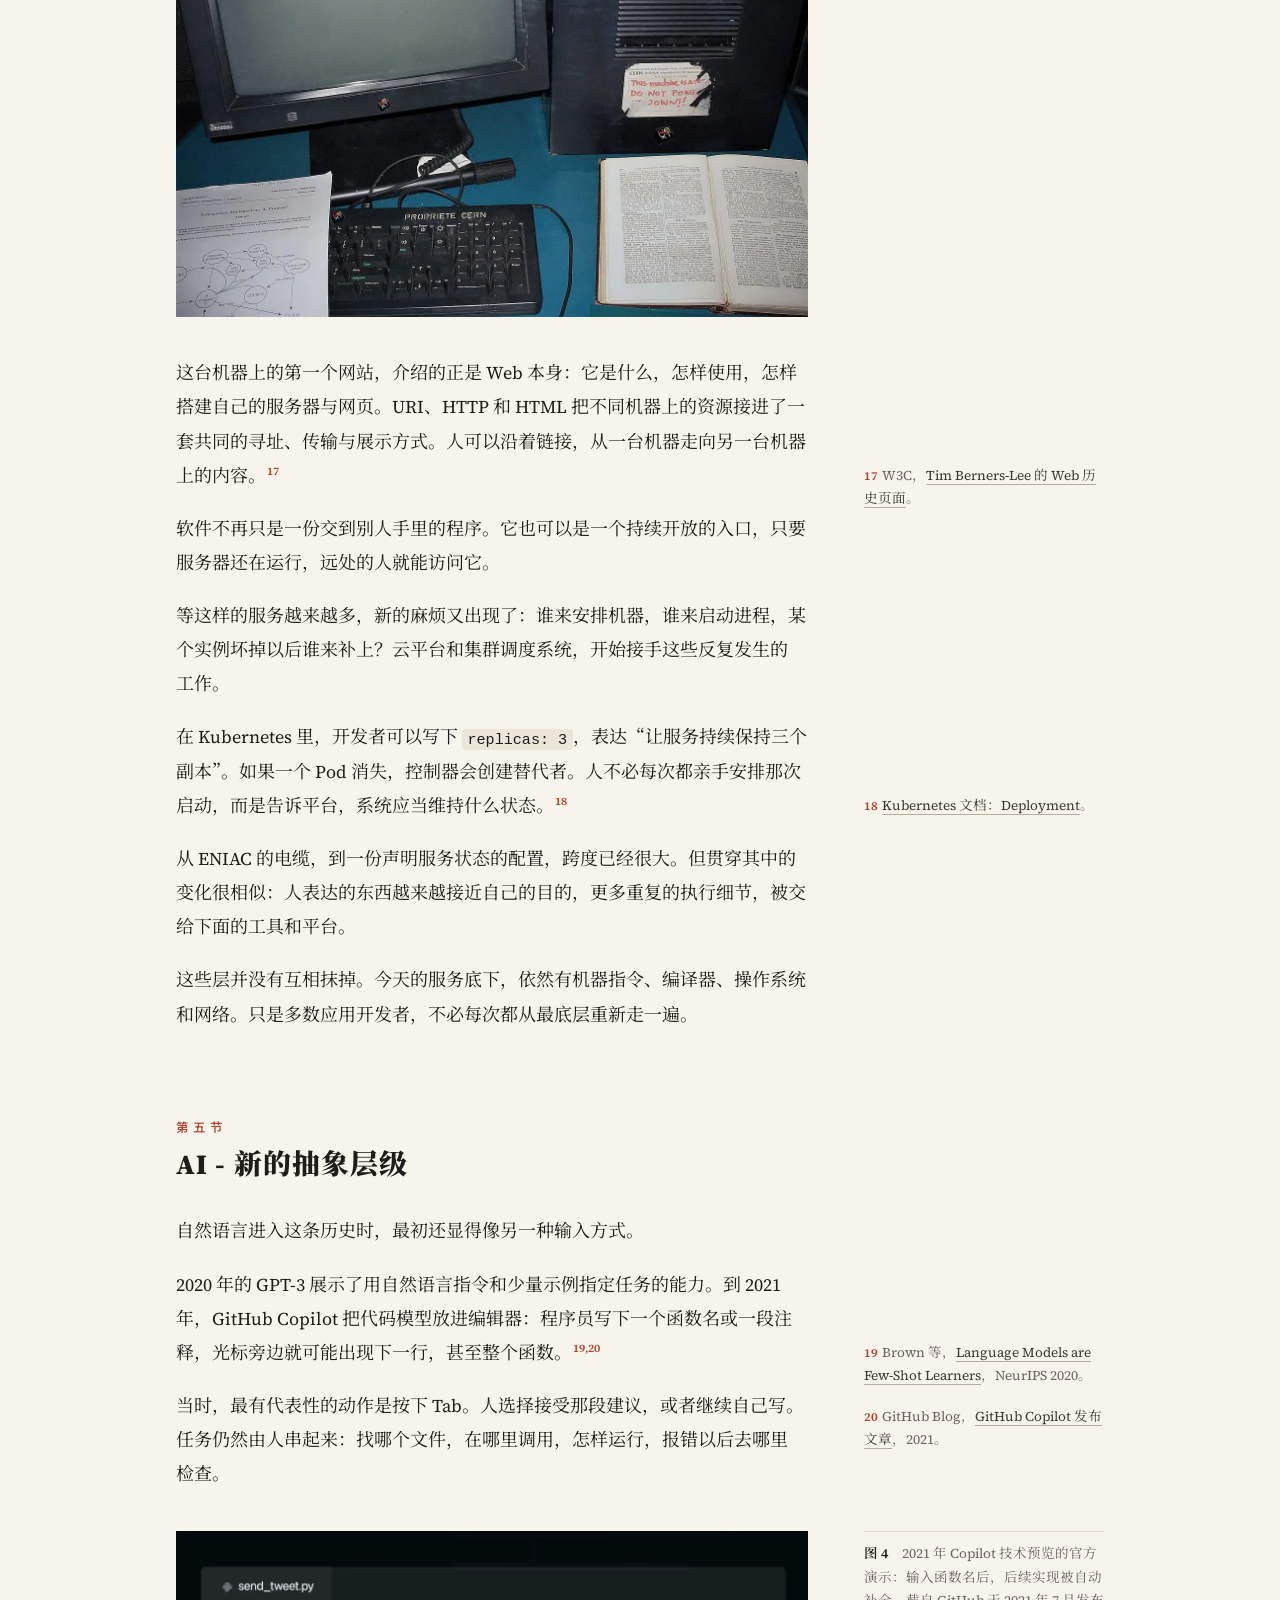
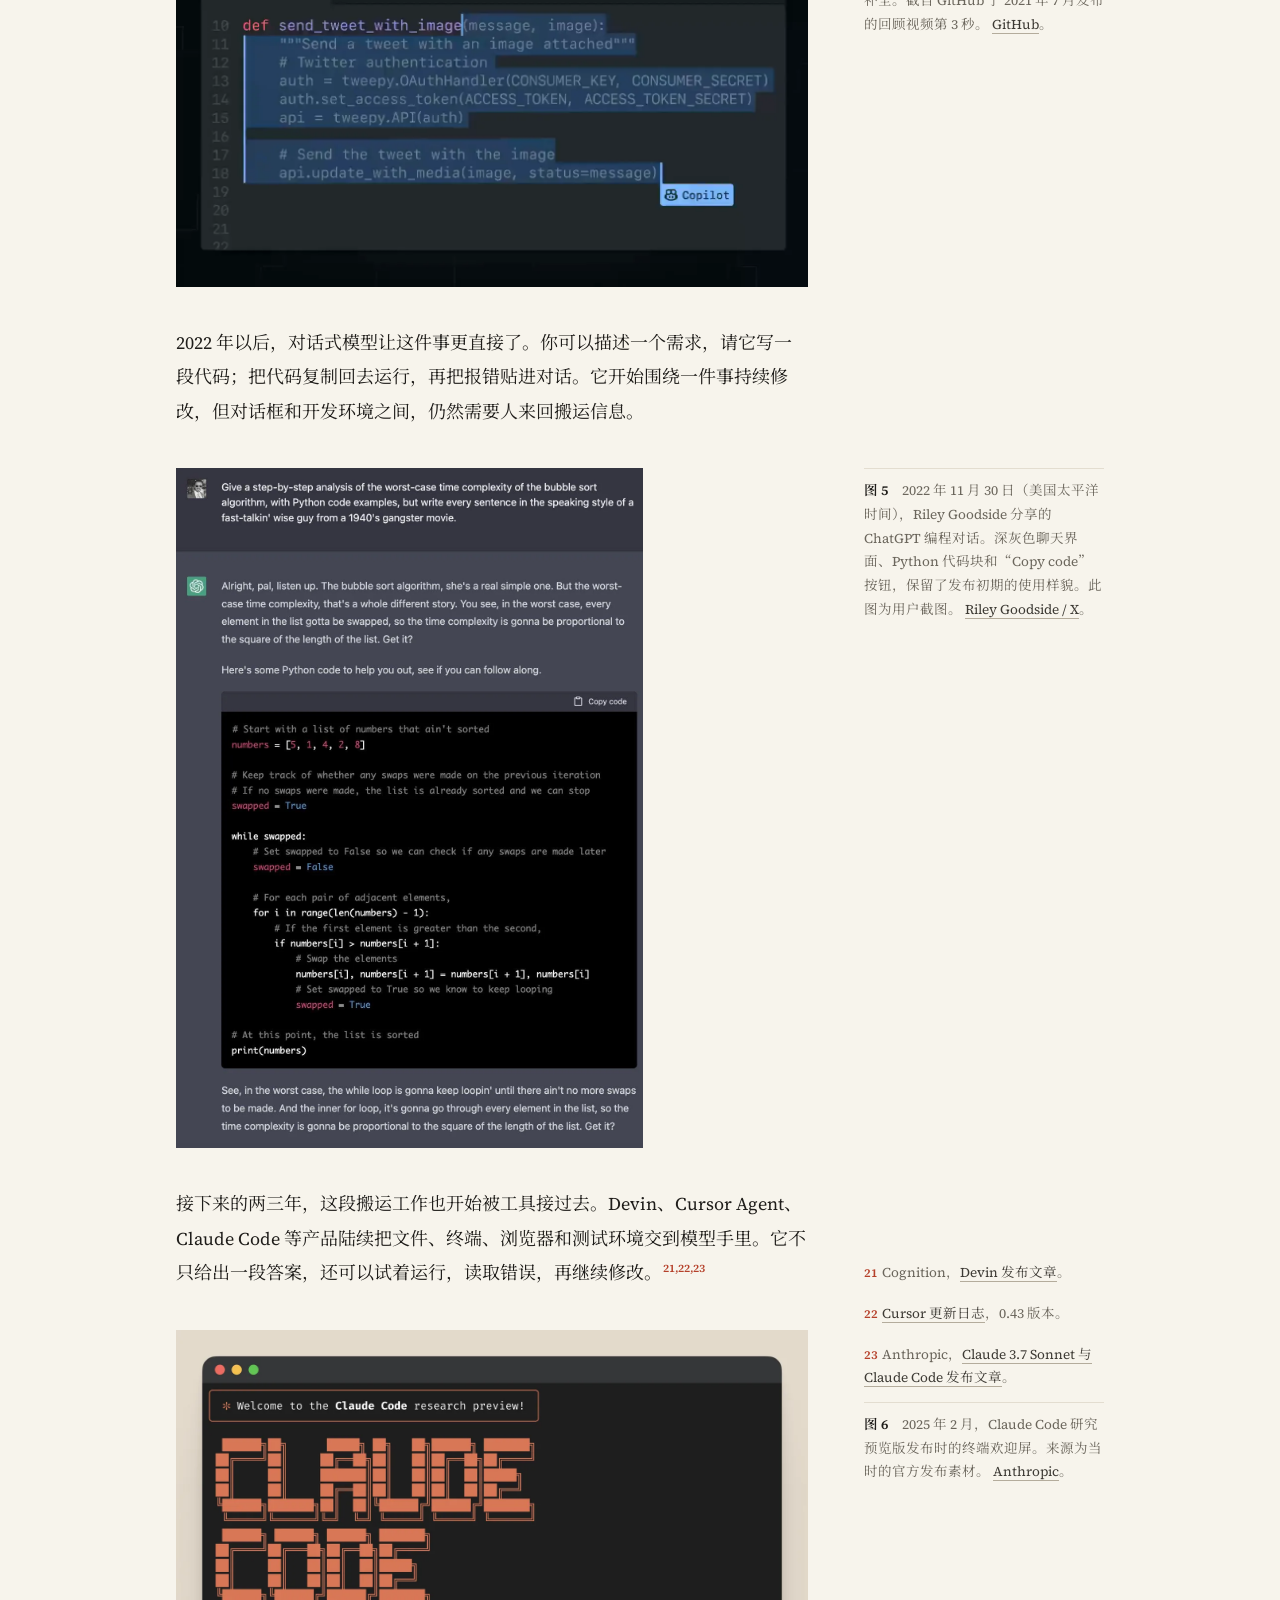
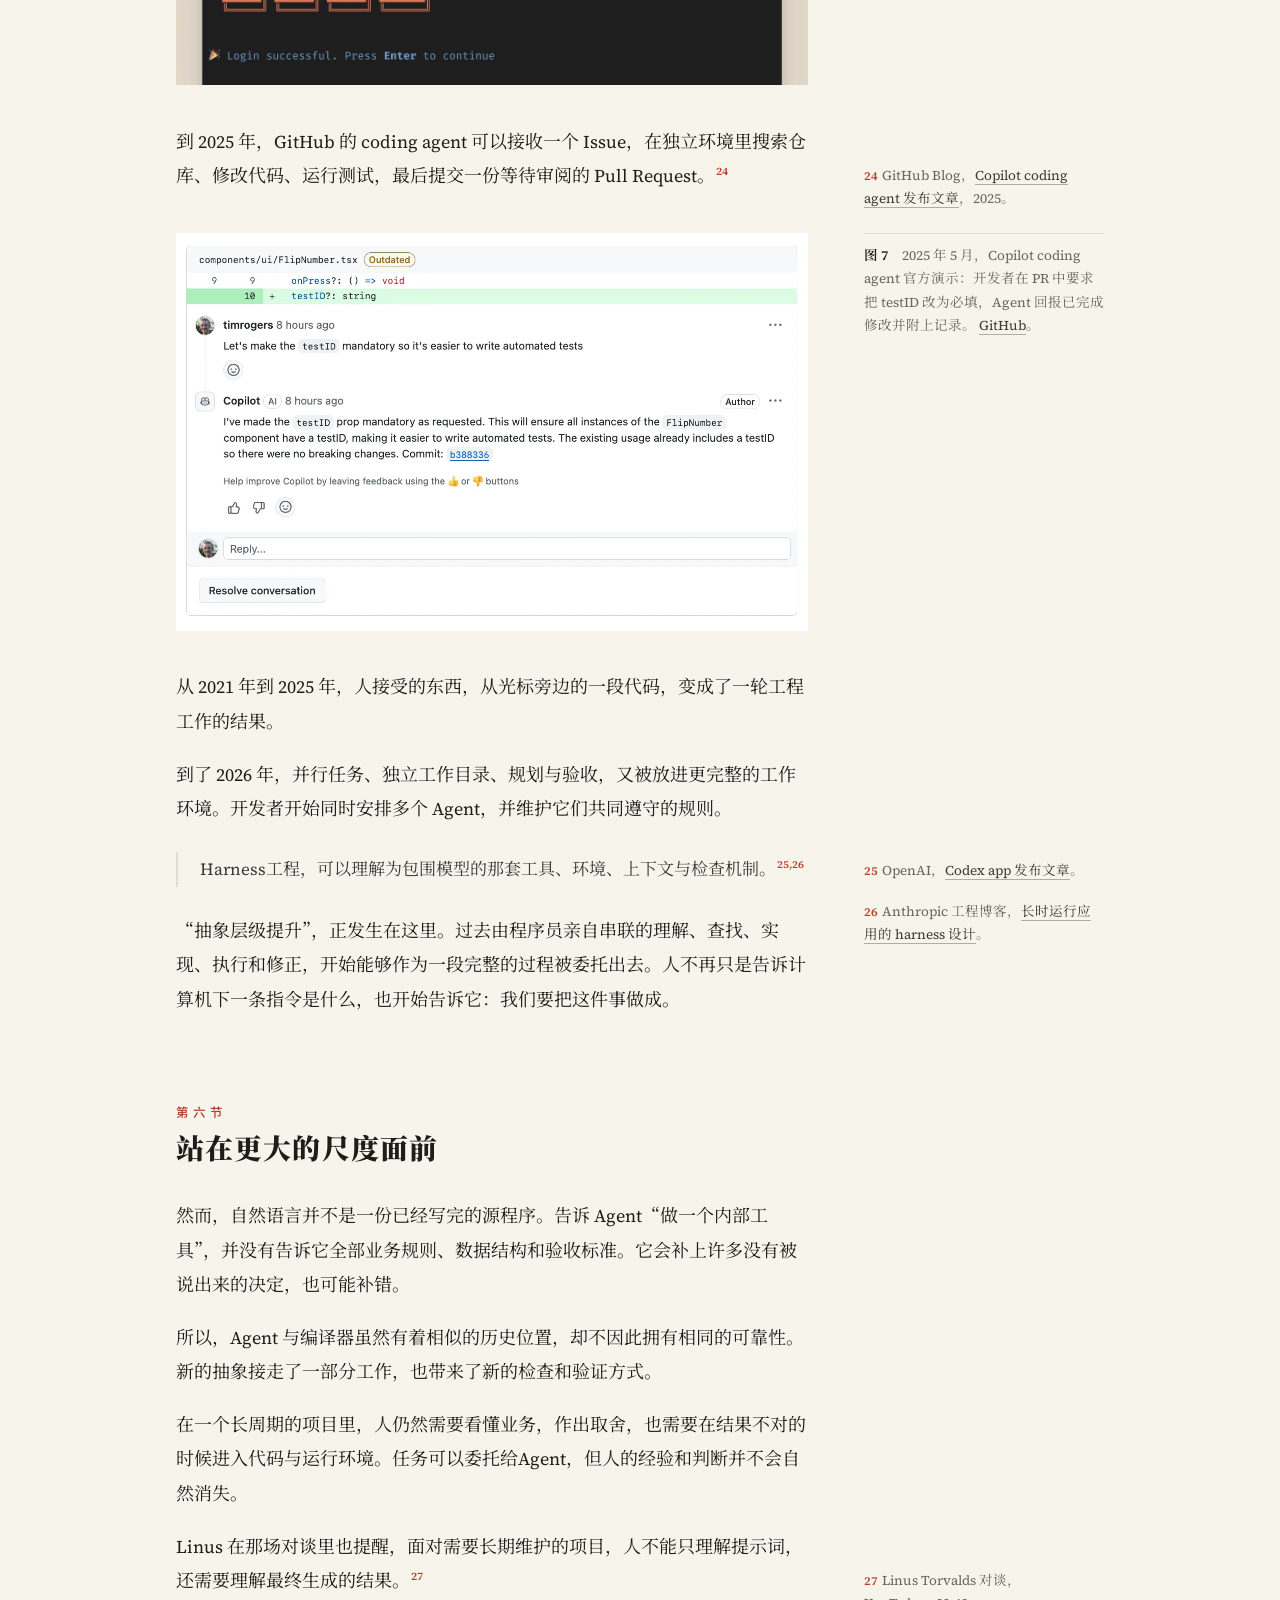
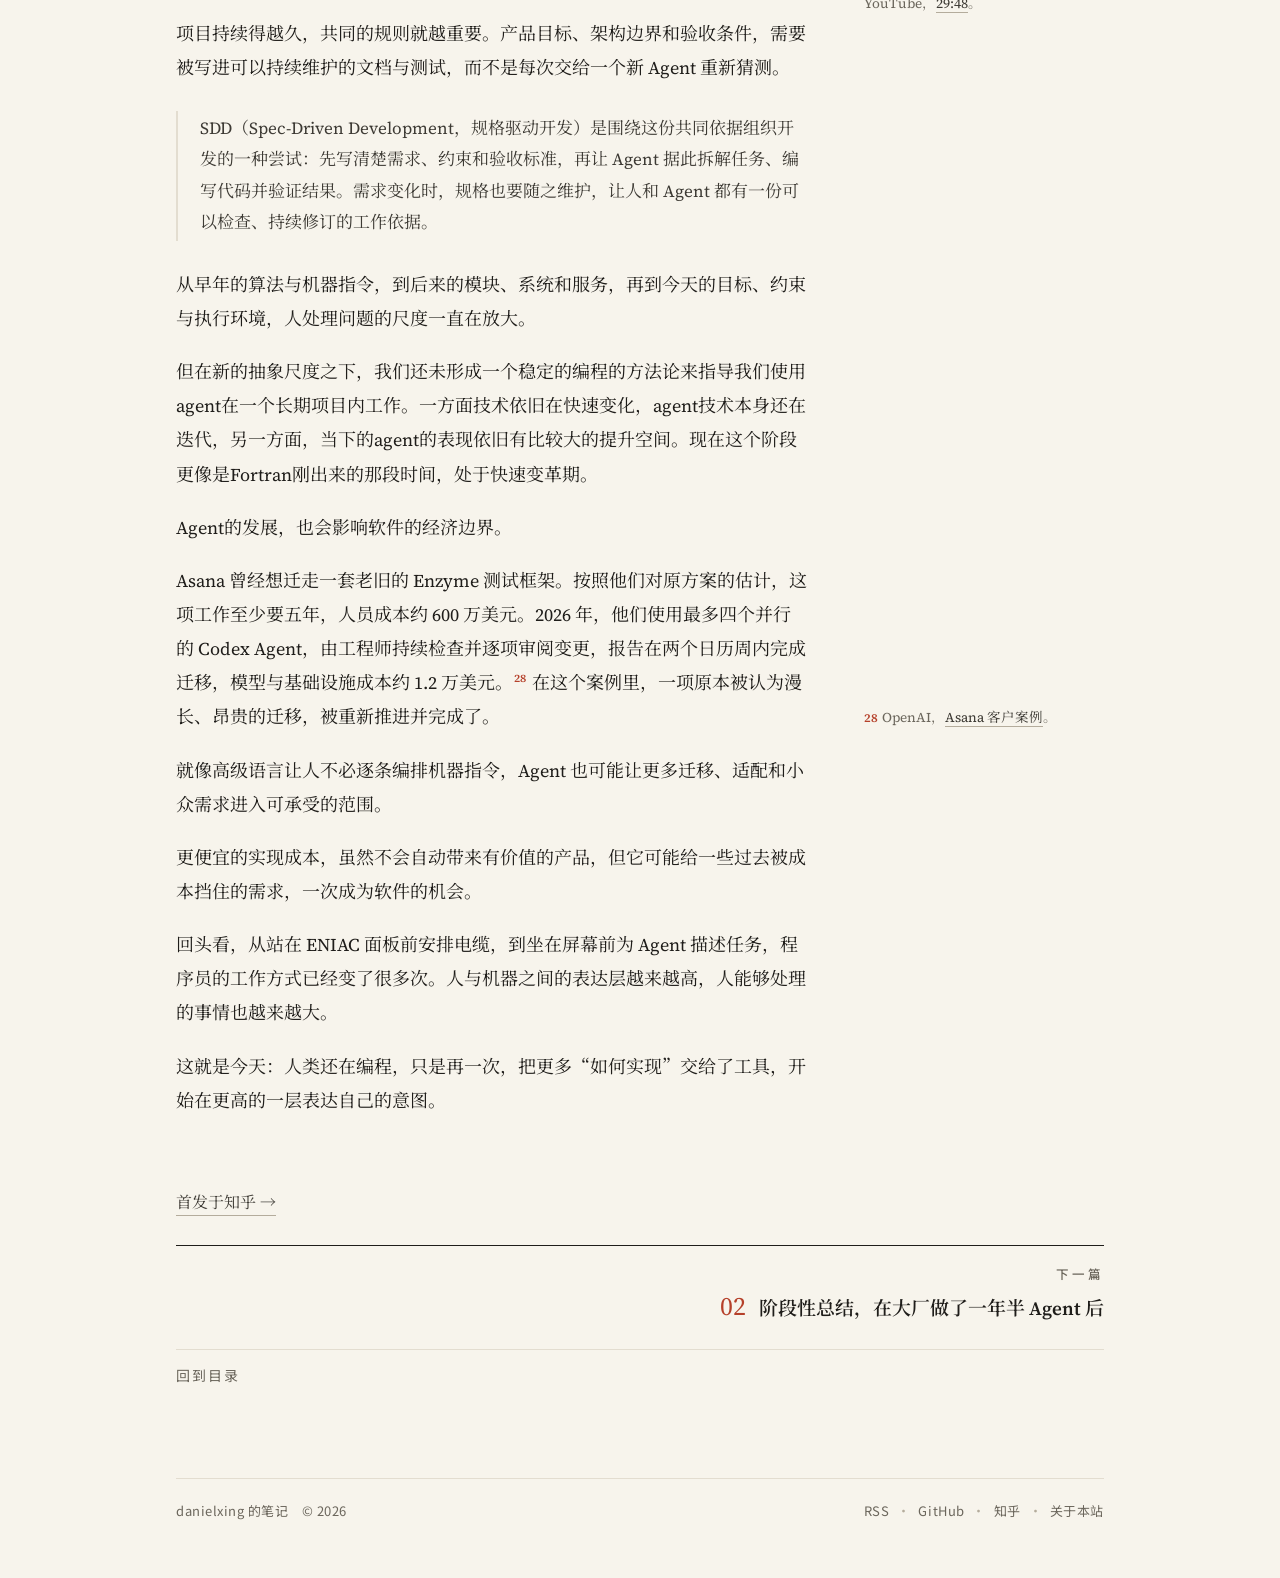
<file: b-book/article.html>
<!doctype html>
<html lang="zh-CN">
<head>
<meta charset="utf-8">
<meta name="robots" content="noindex, nofollow">
<meta name="viewport" content="width=device-width, initial-scale=1">
<title>人类只是再次提升了编程的抽象层级 · danielxing 的笔记</title>
<script>
	// Apply a saved 日/夜 choice before first paint; without one, CSS follows the system.
	(function () {
		try {
			var t = localStorage.getItem("b-theme");
			if (t === "light" || t === "dark") document.documentElement.setAttribute("data-theme", t);
		} catch (e) {}
	})();
</script>
<link rel="stylesheet" href="../fonts/gf-1043b730e6.css">
<link rel="stylesheet" href="book.css">
</head>
<body class="article">

<header class="runhead">
	<div class="runhead-inner">
		<a class="mark" href="index.html"><span lang="en" class="latin">danielxing</span> 的笔记</a>
		<nav aria-label="主导航">
			<a href="index.html" aria-current="true">目录</a>
			<a href="works.html">作品</a>
			<a href="about.html">关于</a>
			<span class="toggles">
				<span class="lang"><a href="article.html" aria-current="true">中</a><span class="slash">/</span><a href="#" lang="en">EN</a></span>
				<button class="theme" type="button" aria-label="夜读模式" aria-pressed="false"><span class="day">日</span><span class="slash">/</span><span class="night">夜</span></button>
			</span>
		</nav>
	</div>
</header>

<main class="chapter">
	<header class="chapter-head">
		<div>
			<p class="kicker">卷一 · <span class="latin">Agent</span> 工程<span class="no">01</span></p>
			<h1 class="chapter-title">人类只是再次提升了<wbr>编程的抽象层级</h1>
			<p class="chapter-deck">从接线器到 Agent，人的意图正在更高层被表达。</p>
			<p class="meta"><span class="mi">邢政</span><span class="sep">·</span><span class="mi"><time datetime="2026-09-02">2026-09-02</time></span><span class="sep">·</span><span class="mi">22 分钟</span><span class="sep">·</span><span class="mi">更新于 <time datetime="2026-09-24">2026-09-24</time></span><span class="sep">·</span><span class="mi"><a href="https://zhuanlan.zhihu.com/p/2081370754508133635">首发于知乎</a></span></p>
		</div>
		<nav class="chapter-toc" aria-labelledby="toc-title">
			<h2 id="toc-title">本篇</h2>
			<ol>
				<li><span>一</span><a href="#s1">接线器</a></li>
				<li><span>二</span><a href="#s2">Fortran</a></li>
				<li><span>三</span><a href="#s3">C &amp; Unix</a></li>
				<li><span>四</span><a href="#s4">Web &amp; Cloud</a></li>
				<li><span>五</span><a href="#s5">AI - 新的抽象层级</a></li>
				<li><span>六</span><a href="#s6">站在更大的尺度面前</a></li>
			</ol>
		</nav>
	</header>

	<figure class="frontispiece">
		<img src="img/ai-agent-programming-abstraction-cover.jpg" width="1920" height="1180" alt="托马斯·科尔《建筑师之梦》：沉睡的建筑师躺在巨型柱头上，眼前层叠展开从埃及金字塔、希腊罗马神殿到哥特教堂的建筑文明。">
		<figcaption>卷首图　<span lang="en" class="latin">Thomas Cole, The Architect’s Dream, 1840 · Toledo Museum of Art ·</span> <a href="https://commons.wikimedia.org/wiki/File:Thomas_Cole_-_Architect%E2%80%99s_Dream_-_Google_Art_Project.jpg">Public domain</a></figcaption>
	</figure>

	<article class="prose">
<p>2026 年 5 月，Linux 和 Git 的创造者 Linus Torvalds 在一场对谈中，提到有人宣称自己 99% 的代码由 AI 编写。他随即拿编译器打了个比方：</p>

<blockquote class="quote-en" lang="en">
	<p>“100% of their code is written by compilers. But they never say that.”</p>
</blockquote>

<p>程序早就经过工具生成，只是过去人们不这样谈论它。他随后说，AI 正在改变编程的方式，却没有改变编程的基本问题。<sup class="sn-ref"><a href="#n1" id="r1">1</a></sup><span class="sidenote" id="n1"><span class="sn-no">1</span>Linus Torvalds 对谈，YouTube，<a href="https://www.youtube.com/watch?v=fi29pfLcW4I&amp;t=1569s">26:09</a> 与 <a href="https://www.youtube.com/watch?v=fi29pfLcW4I&amp;t=1649s">27:29</a>。</span></p>

<p>一个月后，Claude Code 核心建设者 Boris Cherny 在另一场访谈里，讲起自己的家庭：祖父使用穿孔卡，父亲写汇编，到了他这一代，使用 Java、JavaScript 和 Python。他说，编程的抽象层级总是在上升。<sup class="sn-ref"><a href="#n2" id="r2">2</a></sup><span class="sidenote" id="n2"><span class="sn-no">2</span>Boris Cherny 访谈，YouTube，<a href="https://www.youtube.com/watch?v=RkQQ7WEor7w&amp;t=613s">10:13</a>。</span></p>

<p>而他自己的工作，也从在编辑器里写代码，变成同时运行多个 Claude，再变成编写自动运行的循环，让这些循环提示 Claude、判断下一步。他用一句话描述现在的工作：</p>

<blockquote class="quote-en" lang="en">
	<p>“My job is to write loops.”</p>
</blockquote>

<p>其实程序员的工作不仅仅是编码。我们不会因为机器码是编译器生成的，就认为程序员没有在 coding；同样的，在现在这个阶段，我们也不能因为代码是 AI 生成的，就认为程序员没有在 coding。</p>

<p><strong>改变的从来都不是机器码或者代码是由谁写出来的，而是人编程的抽象层级。</strong></p>

<p>AI Agent 带来的变化，正是人类再次提升了编程的抽象层级。我们开始把目标、约束和预期结果交给 Agent，让它把想法展开成代码，再根据运行结果继续调整。</p>

<p>这件事发生得很快。但如果站在历史的角度上看，软件的发展一直伴随着类似的迁移：一些原本由程序员亲手完成的工作，被新的语言或者工具接手。</p>

<p>截至 2025 年 8 月 31 日，GitHub 上已有超过 113 万个公开仓库引入生成式 AI 模型 SDK，同比增长 178%。<sup class="sn-ref"><a href="#n3" id="r3">3</a></sup><span class="sidenote" id="n3"><span class="sn-no">3</span><a href="https://github.blog/news-insights/octoverse/octoverse-a-new-developer-joins-github-every-second-as-ai-leads-typescript-to-1/">GitHub Octoverse 2025</a>，GitHub Blog。</span></p>

<figure class="fig">
	<figcaption><span class="fig-no">图 1</span>　采用生成式 AI 模型 SDK 的公开仓库累计数。数据截至 2025 年 8 月 31 日，来源：GitHub Octoverse 2025。</figcaption>
	<img src="img/ai-agent-programming-abstraction-image-1.webp" width="1440" height="810" alt="GitHub 上使用生成式 AI 模型 SDK 的公开仓库增长图" loading="lazy" decoding="async">
</figure>

<p>要理解今天，不妨先回顾下历史。</p>

<h2 class="ch" id="s1"><span class="ch-no">第一节</span>接线器</h2>

<p>把时钟拨回 1940 年代。那时<span class="pc">，</span>“写一个新程序”与“重新设置一台机器”之间，还没有今天这样清楚的分界。</p>

<p>早期 ENIAC 由许多功能单元组成。为了让一次加法的结果进入下一次乘法，程序员需要连接电缆、设置开关，把数学过程变成机器内部的信号路径。Computer History Museum 的记录显示，为一个新问题设计配置、接线和设定开关，可能需要许多天。<sup class="sn-ref"><a href="#n4" id="r4">4</a>,<a href="#n5" id="r5">5</a></sup><span class="sidenote" id="n4"><span class="sn-no">4</span><a href="https://www.computerhistory.org/revolution/birth-of-the-computer/4/78">Computer History Museum：ENIAC</a>。</span><span class="sidenote" id="n5"><span class="sn-no">5</span><a href="https://computerhistory.org/blog/programming-the-eniac-an-example-of-why-computer-history-is-hard/">Programming the ENIAC</a>，Computer History Museum 博客。</span></p>

<figure class="fig">
	<figcaption><span class="fig-no">图 2</span>　约 1946 年，Betty Jean Jennings（左）和 Frances Bilas（右）在 ENIAC 面板前工作。U.S. Army Photo / ARL Technical Library，经 <a href="https://commons.wikimedia.org/wiki/File:Two_women_operating_ENIAC_(full_resolution).jpg">Wikimedia Commons</a>；美国联邦政府公务作品，在美国属公有领域。</figcaption>
	<img src="img/ai-agent-programming-abstraction-image-2.webp" width="1280" height="878" alt="Betty Jean Jennings 与 Frances Bilas 在 ENIAC 面板前工作" loading="lazy" decoding="async">
</figure>

<p>这张老照片里的人不是在给一份写好的软件做安装。她们设置的线路和开关，表达程序应该怎样运行。计算交给了机器，人类安排计算的过程，却依然是一项具体而繁复的手工劳动。</p>

<p>后来，程序开始以编码指令的形式被保存下来。1948 年，经过改造的 ENIAC 执行起存放在功能表开关中的指令；同一年，Manchester Baby 演示了保存在可写存储器中的程序。改变任务，逐渐不再意味着重新布置整台机器。<sup class="sn-ref"><a href="#n6" id="r6">6</a></sup> 人开始在一台通用的机器上，描述不同的过程。<span class="sidenote" id="n6"><span class="sn-no">6</span><a href="https://www.computerhistory.org/timeline/computers/">Computer History Museum：计算机时间线</a>。</span></p>

<p>但直接编写机器指令仍然很费力。程序员要面对操作码、地址和具体的硬件规则。汇编语言让这些数字获得了名字：用助记符表达操作，用符号标记位置，再由汇编器完成翻译。<sup class="sn-ref"><a href="#n7" id="r7">7</a></sup><span class="sidenote" id="n7"><span class="sn-no">7</span><a href="https://www.ibm.com/docs/en/zos-basic-skills?topic=zos-assembler-language">IBM 文档：Assembler language</a>，z/OS 基础知识。</span></p>

<p>程序员仍然需要理解机器，却不必每次都亲手处理全部数字编码。机器和人的表达之间，多出了一层可以代劳的工具。</p>

<h2 class="ch" id="s2"><span class="ch-no">第二节</span>Fortran</h2>

<p>1950 年代，John Backus 带领 IBM 团队开发 Fortran。他们想让科学和工程问题可以用公式、循环和数组来表达，把大量机器指令的生成留给编译器。项目于 1954 年启动，编译器在 1957 年推出。<sup class="sn-ref"><a href="#n8" id="r8">8</a></sup><span class="sidenote" id="n8"><span class="sn-no">8</span><a href="https://www.ibm.com/history/john-backus">IBM History：John Backus</a>。</span></p>

<p>Fortran 团队的原始论文里，写了一个很小的故事。</p>

<p>一名程序员接受一天培训后，花四小时写出 47 条 Fortran 语句。IBM 704 随后用六分钟，把它们展开成约 1,000 条机器指令。第一次运行的结果不对，他根据输出改写了一条源语句，重新编译，得到了正确的答案。<sup class="sn-ref"><a href="#n9" id="r9">9</a></sup><span class="sidenote" id="n9"><span class="sn-no">9</span>Backus 等，<a href="https://softwarepreservation.computerhistory.org/FORTRAN/paper/BackusEtAl-FortranAutomaticCodingSystem-1957.pdf">The FORTRAN Automatic Coding System</a>，1957。</span></p>

<p>他估计，如果手工编码，需要三天，调试时间另算。这不是所有 Fortran 项目的统一效率，但这一次任务已经足够具体：他不必逐条写出那约一千条机器指令，也能让机器完成自己安排的计算。</p>

<p>而当时，对编译器的怀疑并不少。习惯手写代码的程序员担心，机器自动生成的指令不够高效。Fortran 的编译器必须在实际机器上证明自己，才能让这种更高层的表达方式被接受。<sup class="sn-ref"><a href="#n10" id="r10">10</a></sup><span class="sidenote" id="n10"><span class="sn-no">10</span><a href="https://www.computerhistory.org/timeline/1957/">Computer History Museum：1957 年时间线</a>。</span></p>

<p>人没有因此停止编程。那名程序员仍然要表达算法，也仍然要发现答案不对。变化在于，他修改的是 47 条语句中的一条，而不是重新安排下面约一千条指令的细节。</p>

<p>我们今天觉得理所当然的“写源码，然后编译<span class="pc">”</span>，曾经也是一项需要解释、需要建立信任的新工作方式。</p>

<h2 class="ch" id="s3"><span class="ch-no">第三节</span>C &amp; Unix</h2>

<p>接下来的变化，发生在软件与硬件的关系里。</p>

<p>1973 年夏天，Unix 内核用 C 重写。几年后，贝尔实验室尝试把它从 PDP-11 搬到架构差异很大的 Interdata 8/32。换机器，原本意味着大量与硬件绑定的工作也要跟着重做。<sup class="sn-ref"><a href="#n11" id="r11">11</a></sup><span class="sidenote" id="n11"><span class="sn-no">11</span>Dennis M. Ritchie，<a href="https://www.bell-labs.com/usr/dmr/www/chist.pdf">The Development of the C Language</a>。</span></p>

<p>团队后来回忆，移植过程中有一段时间，为了把测试系统送到新机器上，他们要先在六楼制作磁带，再拿到一楼的另一台机器上转换记录密度，最后带到五楼的 Interdata 上使用。软件正在摆脱某一台机器的束缚，传递软件的人却还要在楼层之间搬运磁带。<sup class="sn-ref"><a href="#n12" id="r12">12</a></sup><span class="sidenote" id="n12"><span class="sn-no">12</span>S. C. Johnson、Dennis M. Ritchie，<a href="https://www.nokia.com/bell-labs/about/dennis-m-ritchie/portpap.html">Portability of C Programs and the UNIX System</a>。</span></p>

<p>这次迁移却留下了一个重要结果：约六个月后，除设备驱动与汇编原语外，两平台的操作系统源码约 95% 相同；约两万行用户级软件也几乎完全相同。<sup class="sn-ref"><a href="#n13" id="r13">13</a></sup><span class="sidenote" id="n13"><span class="sn-no">13</span>S. C. Johnson、Dennis M. Ritchie，<a href="https://www.nokia.com/bell-labs/about/dennis-m-ritchie/portpap.html">Portability of C Programs and the UNIX System</a>。</span></p>

<p>适配没有消失，但它集中到了更小的边界里。大部分软件不必再随着机器一起重写。程序员开始能够在更稳定的语言和接口上积累自己的工作。</p>

<p>代码因此有机会比承载它的那台机器活得更久。</p>

<p>差不多同一时期，软件自身也在长大。模块化和面向对象的发展，让人可以把系统组织成边界清楚的部分。1972 年，David Parnas 提出，模块应当隐藏那些可能变化的设计决策；Smalltalk 则把对象、图形界面和交互式开发环境放在一起，让编辑、运行与观察结果发生在同一个工作环境中。<sup class="sn-ref"><a href="#n14" id="r14">14</a>,<a href="#n15" id="r15">15</a></sup><span class="sidenote" id="n14"><span class="sn-no">14</span>David L. Parnas，<a href="https://dl.acm.org/doi/10.1145/361598.361623">On the Criteria To Be Used in Decomposing Systems into Modules</a>，1972。</span><span class="sidenote" id="n15"><span class="sn-no">15</span>Computer History Museum 博客，<a href="https://computerhistory.org/blog/introducing-the-smalltalk-zoo-48-years-of-smalltalk-history-at-chm/">Smalltalk Zoo 介绍</a>。</span></p>

<p>人的注意力继续上移。从每条指令怎样执行，转向一个模块应该承担什么职责、两个部分怎样合作，以及未来修改其中一处，会不会牵动整个系统。</p>

<h2 class="ch" id="s4"><span class="ch-no">第四节</span>Web &amp; Cloud</h2>

<p>1990 年底，Tim Berners-Lee 办公室里的一台 NeXT 电脑，运行起第一个 Web 服务器，也运行着第一个浏览器兼编辑器。为了防止被误关，机器上贴着一张提醒：这是一台服务器，不要关机。<sup class="sn-ref"><a href="#n16" id="r16">16</a></sup><span class="sidenote" id="n16"><span class="sn-no">16</span>CERN，<a href="https://home.cern/science/computing/the-birth-of-the-web/short-history-web/">Web 简史</a>。</span></p>

<figure class="fig">
	<figcaption><span class="fig-no">图 3</span>　曾作为第一台 Web 服务器的 NeXT 工作站，2005 年摄于 CERN 展览，并非 1990 年办公室现场照。摄影：Coolcaesar / <a href="https://commons.wikimedia.org/wiki/File:First_Web_Server.jpg">Wikimedia Commons</a>，<a href="https://creativecommons.org/licenses/by-sa/3.0/">CC BY-SA 3.0</a>，未裁剪。</figcaption>
	<img src="img/ai-agent-programming-abstraction-image-3.webp" width="1280" height="960" alt="CERN 展出的第一台 Web 服务器 NeXT 工作站" loading="lazy" decoding="async">
</figure>

<p>这台机器上的第一个网站，介绍的正是 Web 本身：它是什么，怎样使用，怎样搭建自己的服务器与网页。URI、HTTP 和 HTML 把不同机器上的资源接进了一套共同的寻址、传输与展示方式。人可以沿着链接，从一台机器走向另一台机器上的内容。<sup class="sn-ref"><a href="#n17" id="r17">17</a></sup><span class="sidenote" id="n17"><span class="sn-no">17</span>W3C，<a href="https://www.w3.org/People/Berners-Lee/History.html">Tim Berners-Lee 的 Web 历史页面</a>。</span></p>

<p>软件不再只是一份交到别人手里的程序。它也可以是一个持续开放的入口，只要服务器还在运行，远处的人就能访问它。</p>

<p>等这样的服务越来越多，新的麻烦又出现了：谁来安排机器，谁来启动进程，某个实例坏掉以后谁来补上？云平台和集群调度系统，开始接手这些反复发生的工作。</p>

<p>在 Kubernetes 里，开发者可以写下 <code>replicas: 3</code>，表达“让服务持续保持三个副本<span class="pc">”</span>。如果一个 Pod 消失，控制器会创建替代者。人不必每次都亲手安排那次启动，而是告诉平台，系统应当维持什么状态。<sup class="sn-ref"><a href="#n18" id="r18">18</a></sup><span class="sidenote" id="n18"><span class="sn-no">18</span><a href="https://kubernetes.io/docs/concepts/workloads/controllers/deployment/">Kubernetes 文档：Deployment</a>。</span></p>

<p>从 ENIAC 的电缆，到一份声明服务状态的配置，跨度已经很大。但贯穿其中的变化很相似：人表达的东西越来越接近自己的目的，更多重复的执行细节，被交给下面的工具和平台。</p>

<p>这些层并没有互相抹掉。今天的服务底下，依然有机器指令、编译器、操作系统和网络。只是多数应用开发者，不必每次都从最底层重新走一遍。</p>

<h2 class="ch" id="s5"><span class="ch-no">第五节</span>AI - <wbr>新的抽象层级</h2>

<p>自然语言进入这条历史时，最初还显得像另一种输入方式。</p>

<p>2020 年的 GPT-3 展示了用自然语言指令和少量示例指定任务的能力。到 2021 年，GitHub Copilot 把代码模型放进编辑器：程序员写下一个函数名或一段注释，光标旁边就可能出现下一行，甚至整个函数。<sup class="sn-ref"><a href="#n19" id="r19">19</a>,<a href="#n20" id="r20">20</a></sup><span class="sidenote" id="n19"><span class="sn-no">19</span>Brown 等，<a href="https://papers.neurips.cc/paper/2020/hash/1457c0d6bfcb4967418bfb8ac142f64a-Abstract.html">Language Models are Few-Shot Learners</a>，NeurIPS 2020。</span><span class="sidenote" id="n20"><span class="sn-no">20</span>GitHub Blog，<a href="https://github.blog/news-insights/product-news/introducing-github-copilot-ai-pair-programmer/">GitHub Copilot 发布文章</a>，2021。</span></p>

<p>当时，最有代表性的动作是按下 Tab。人选择接受那段建议，或者继续自己写。任务仍然由人串起来：找哪个文件，在哪里调用，怎样运行，报错以后去哪里检查。</p>

<figure class="fig">
	<figcaption><span class="fig-no">图 4</span>　2021 年 Copilot 技术预览的官方演示：输入函数名后，后续实现被自动补全。截自 GitHub 于 2021 年 7 月发布的回顾视频第 3 秒。 <a href="https://github.blog/news-insights/product-news/whats-new-github-changelog-june-2021/">GitHub</a>。</figcaption>
	<img src="img/ai-agent-programming-abstraction-image-4.webp" width="1280" height="720" alt="GitHub Copilot 2021 年技术预览中的自动补全演示" loading="lazy" decoding="async">
</figure>

<p>2022 年以后，对话式模型让这件事更直接了。你可以描述一个需求，请它写一段代码；把代码复制回去运行，再把报错贴进对话。它开始围绕一件事持续修改，但对话框和开发环境之间，仍然需要人来回搬运信息。</p>

<figure class="fig">
	<figcaption><span class="fig-no">图 5</span>　2022 年 11 月 30 日（美国太平洋时间<span class="pc">）</span>，Riley Goodside 分享的 ChatGPT 编程对话。深灰色聊天界面、Python 代码块和“Copy code”按钮，保留了发布初期的使用样貌。此图为用户截图。 <a href="https://x.com/goodside/status/1598129631609380864">Riley Goodside / X</a>。</figcaption>
	<img src="img/ai-agent-programming-abstraction-image-5.webp" width="1174" height="1708" alt="2022 年 ChatGPT 编程对话截图" loading="lazy" decoding="async" style="width: min(100%, 467px)">
</figure>

<p>接下来的两三年，这段搬运工作也开始被工具接过去。Devin、Cursor Agent、Claude Code 等产品陆续把文件、终端、浏览器和测试环境交到模型手里。它不只给出一段答案，还可以试着运行，读取错误，再继续修改。<sup class="sn-ref"><a href="#n21" id="r21">21</a>,<a href="#n22" id="r22">22</a>,<a href="#n23" id="r23">23</a></sup><span class="sidenote" id="n21"><span class="sn-no">21</span>Cognition，<a href="https://cognition.com/blog/introducing-devin">Devin 发布文章</a>。</span><span class="sidenote" id="n22"><span class="sn-no">22</span><a href="https://cursor.com/changelog/0-43-x">Cursor 更新日志</a>，0.43 版本。</span><span class="sidenote" id="n23"><span class="sn-no">23</span>Anthropic，<a href="https://www.anthropic.com/news/claude-3-7-sonnet">Claude 3.7 Sonnet 与 Claude Code 发布文章</a>。</span></p>

<figure class="fig">
	<figcaption><span class="fig-no">图 6</span>　2025 年 2 月，Claude Code 研究预览版发布时的终端欢迎屏。来源为当时的官方发布素材。 <a href="https://www.anthropic.com/news/claude-3-7-sonnet">Anthropic</a>。</figcaption>
	<img src="img/ai-agent-programming-abstraction-image-6.webp" width="1440" height="810" alt="Claude Code 研究预览版的终端欢迎屏" loading="lazy" decoding="async">
</figure>

<p>到 2025 年，GitHub 的 coding agent 可以接收一个 Issue，在独立环境里搜索仓库、修改代码、运行测试，最后提交一份等待审阅的 Pull Request。<sup class="sn-ref"><a href="#n24" id="r24">24</a></sup><span class="sidenote" id="n24"><span class="sn-no">24</span>GitHub Blog，<a href="https://github.blog/news-insights/product-news/github-copilot-meet-the-new-coding-agent/">Copilot coding agent 发布文章</a>，2025。</span></p>

<figure class="fig">
	<figcaption><span class="fig-no">图 7</span>　2025 年 5 月，Copilot coding agent 官方演示：开发者在 PR 中要求把 testID 改为必填，Agent 回报已完成修改并附上记录。 <a href="https://github.blog/news-insights/product-news/github-copilot-meet-the-new-coding-agent/">GitHub</a>。</figcaption>
	<img src="img/ai-agent-programming-abstraction-image-7.webp" width="1241" height="782" alt="GitHub Copilot coding agent 在 PR 中完成修改的演示" loading="lazy" decoding="async">
</figure>

<p>从 2021 年到 2025 年，人接受的东西，从光标旁边的一段代码，变成了一轮工程工作的结果。</p>

<p>到了 2026 年，并行任务、独立工作目录、规划与验收，又被放进更完整的工作环境。开发者开始同时安排多个 Agent，并维护它们共同遵守的规则。</p>

<blockquote>
	<p>Harness工程，可以理解为包围模型的那套工具、环境、上下文与检查机制。<sup class="sn-ref"><a href="#n25" id="r25">25</a>,<a href="#n26" id="r26">26</a></sup><span class="sidenote" id="n25"><span class="sn-no">25</span>OpenAI，<a href="https://openai.com/index/introducing-the-codex-app/">Codex app 发布文章</a>。</span><span class="sidenote" id="n26"><span class="sn-no">26</span>Anthropic 工程博客，<a href="https://www.anthropic.com/engineering/harness-design-long-running-apps">长时运行应用的 harness 设计</a>。</span></p>
</blockquote>

<p>“抽象层级提升<span class="pc">”</span>，正发生在这里。过去由程序员亲自串联的理解、查找、实现、执行和修正，开始能够作为一段完整的过程被委托出去。人不再只是告诉计算机下一条指令是什么，也开始告诉它：我们要把这件事做成。</p>

<h2 class="ch" id="s6"><span class="ch-no">第六节</span>站在更大的<wbr>尺度面前</h2>

<p>然而，自然语言并不是一份已经写完的源程序。告诉 Agent“做一个内部工具<span class="pc">”</span>，并没有告诉它全部业务规则、数据结构和验收标准。它会补上许多没有被说出来的决定，也可能补错。</p>

<p>所以，Agent 与编译器虽然有着相似的历史位置，却不因此拥有相同的可靠性。新的抽象接走了一部分工作，也带来了新的检查和验证方式。</p>

<p>在一个长周期的项目里，人仍然需要看懂业务，作出取舍，也需要在结果不对的时候进入代码与运行环境。任务可以委托给Agent，但人的经验和判断并不会自然消失。</p>

<p>Linus 在那场对谈里也提醒，面对需要长期维护的项目，人不能只理解提示词，还需要理解最终生成的结果。<sup class="sn-ref"><a href="#n27" id="r27">27</a></sup><span class="sidenote" id="n27"><span class="sn-no">27</span>Linus Torvalds 对谈，YouTube，<a href="https://www.youtube.com/watch?v=fi29pfLcW4I&amp;t=1788s">29:48</a>。</span></p>

<p>项目持续得越久，共同的规则就越重要。产品目标、架构边界和验收条件，需要被写进可以持续维护的文档与测试，而不是每次交给一个新 Agent 重新猜测。</p>

<blockquote>
	<p>SDD（Spec-Driven Development，规格驱动开发）是围绕这份共同依据组织开发的一种尝试：先写清楚需求、约束和验收标准，再让 Agent 据此拆解任务、编写代码并验证结果。需求变化时，规格也要随之维护，让人和 Agent 都有一份可以检查、持续修订的工作依据。</p>
</blockquote>

<p>从早年的算法与机器指令，到后来的模块、系统和服务，再到今天的目标、约束与执行环境，人处理问题的尺度一直在放大。</p>

<p>但在新的抽象尺度之下，我们还未形成一个稳定的编程的方法论来指导我们使用agent在一个长期项目内工作。一方面技术依旧在快速变化，agent技术本身还在迭代，另一方面，当下的agent的表现依旧有比较大的提升空间。现在这个阶段更像是Fortran刚出来的那段时间，处于快速变革期。</p>

<p>Agent的发展，也会影响软件的经济边界。</p>

<p>Asana 曾经想迁走一套老旧的 Enzyme 测试框架。按照他们对原方案的估计，这项工作至少要五年，人员成本约 600 万美元。2026 年，他们使用最多四个并行的 Codex Agent，由工程师持续检查并逐项审阅变更，报告在两个日历周内完成迁移，模型与基础设施成本约 1.2 万美元。<sup class="sn-ref"><a href="#n28" id="r28">28</a></sup> 在这个案例里，一项原本被认为漫长、昂贵的迁移，被重新推进并完成了。<span class="sidenote" id="n28"><span class="sn-no">28</span>OpenAI，<a href="https://openai.com/index/asana/">Asana 客户案例</a>。</span></p>

<p>就像高级语言让人不必逐条编排机器指令，Agent 也可能让更多迁移、适配和小众需求进入可承受的范围。</p>

<p>更便宜的实现成本，虽然不会自动带来有价值的产品，但它可能给一些过去被成本挡住的需求，一次成为软件的机会。</p>

<p>回头看，从站在 ENIAC 面板前安排电缆，到坐在屏幕前为 Agent 描述任务，程序员的工作方式已经变了很多次。人与机器之间的表达层越来越高，人能够处理的事情也越来越大。</p>

<p>这就是今天：人类还在编程，只是再一次，把更多“如何实现”交给了工具，开始在更高的一层表达自己的意图。</p>
	</article>
</main>

<nav class="chapter-end" aria-label="文末">
	<p class="source"><a href="https://zhuanlan.zhihu.com/p/2081370754508133635">首发于知乎 →</a></p>
	<div class="pager">
		
		<a class="next" href="agent-engineering-one-and-half-years.html"><span class="label">下一篇</span><span class="no">02</span><span class="tt">阶段性总结，<wbr>在大厂<wbr>做了一年半&nbsp;Agent&nbsp;后</span></a>
	</div>
	<p class="back"><a href="index.html#contents">回到目录</a></p>
</nav>

<footer class="site-foot">
	<div class="site-foot-inner">
		<span>danielxing 的笔记　© 2026</span>
		<nav aria-label="页脚"><a href="https://xz1220.github.io/rss.xml">RSS</a><a href="https://github.com/xz1220">GitHub</a><a href="https://www.zhihu.com/people/xz1220">知乎</a><a href="about.html">关于本站</a></nav>
	</div>
</footer>

<script>
	(function () {
		var root = document.documentElement;
		var button = document.querySelector(".theme");
		var system = window.matchMedia("(prefers-color-scheme: dark)");
		function isDark() {
			var t = root.getAttribute("data-theme");
			return t ? t === "dark" : system.matches;
		}
		function sync() {
			button.setAttribute("aria-pressed", String(isDark()));
		}
		button.addEventListener("click", function () {
			var next = isDark() ? "light" : "dark";
			root.setAttribute("data-theme", next);
			try {
				localStorage.setItem("b-theme", next);
			} catch (e) {}
			sync();
		});
		system.addEventListener("change", sync);
		sync();
	})();
</script>
</body>
</html>
</file>
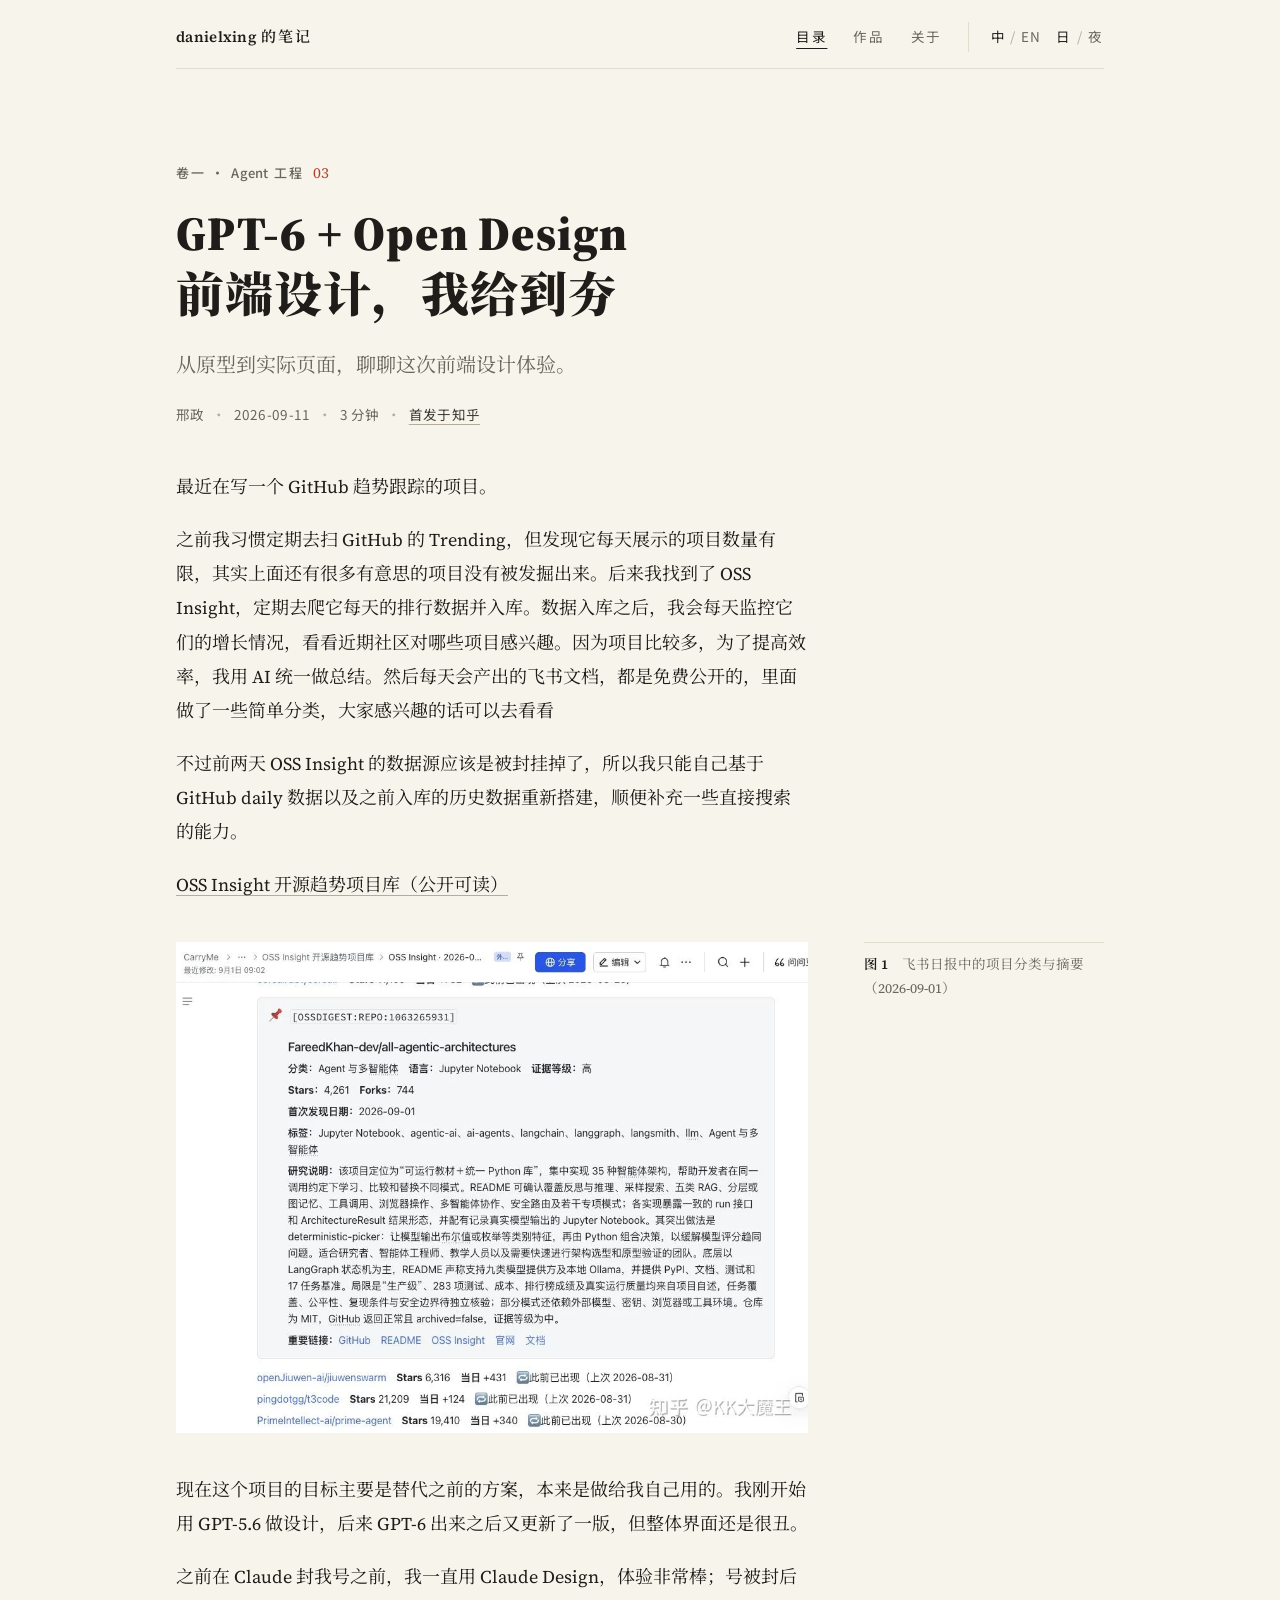
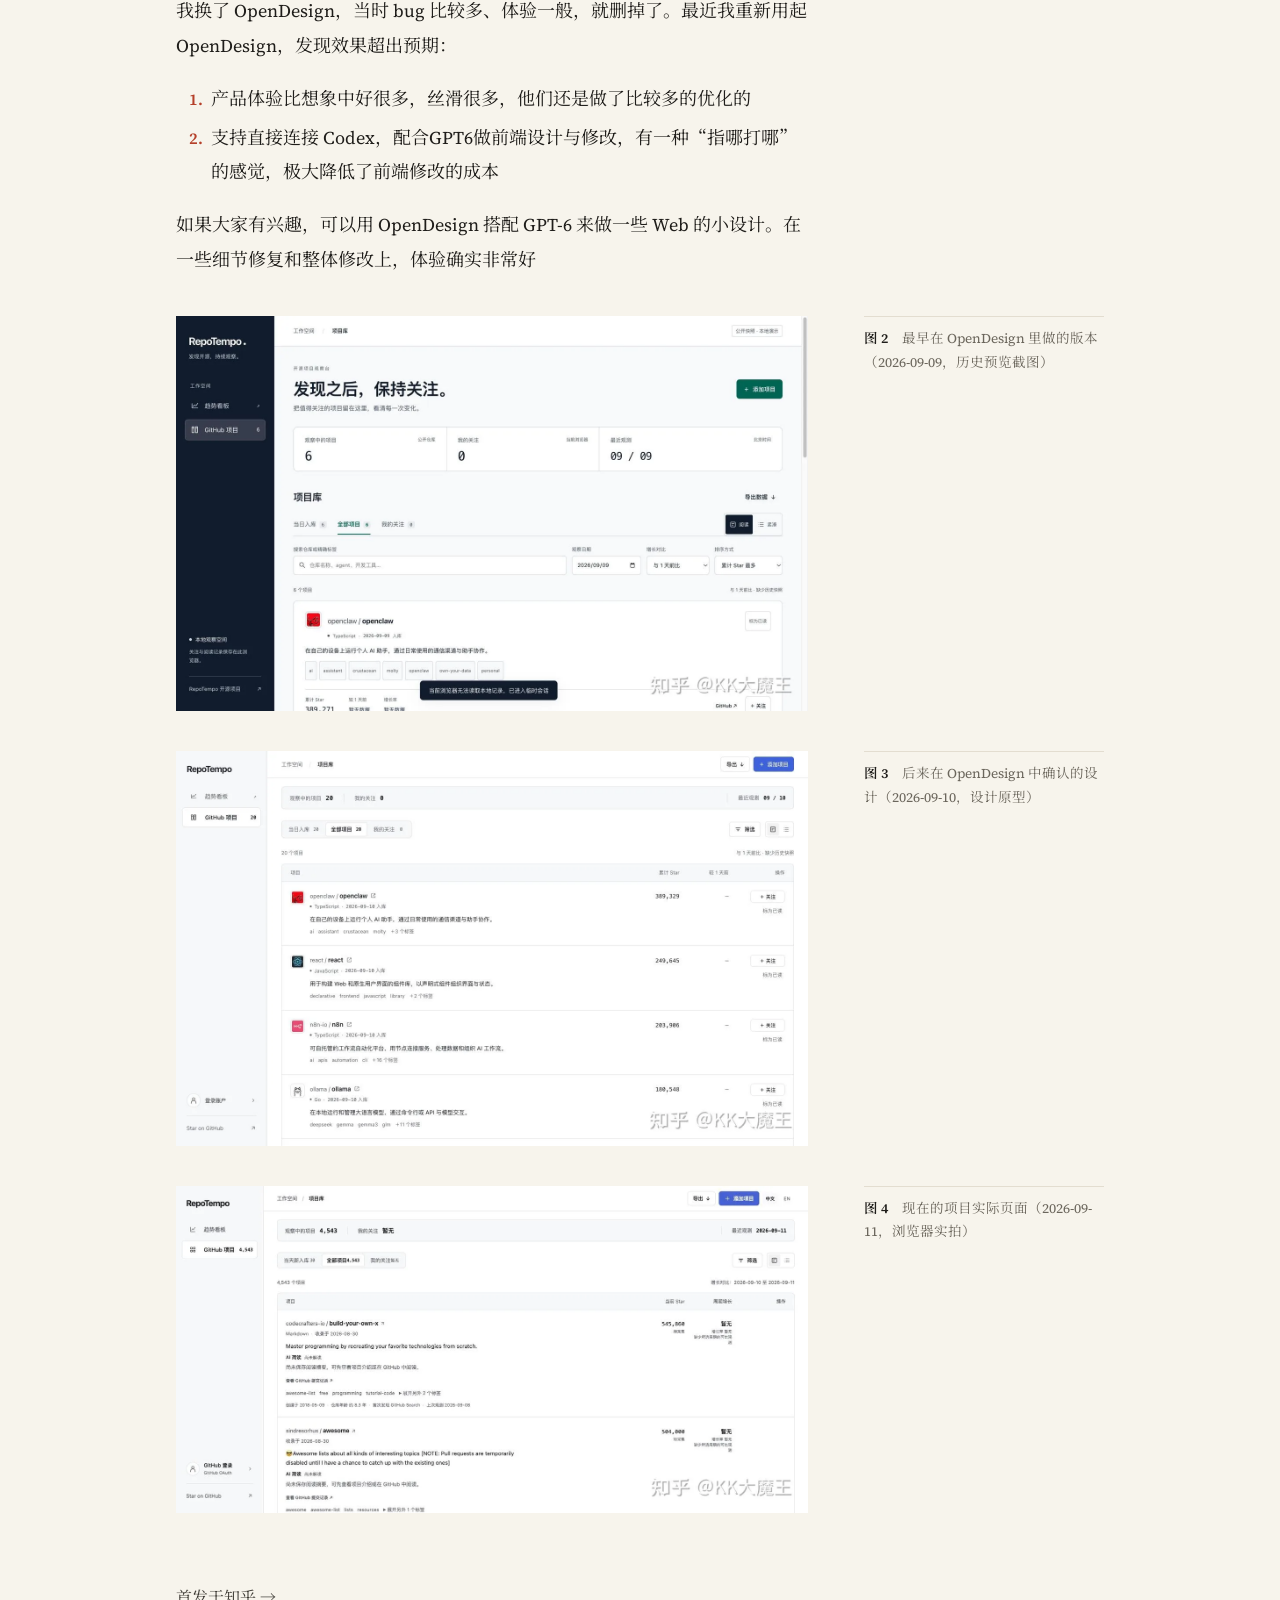
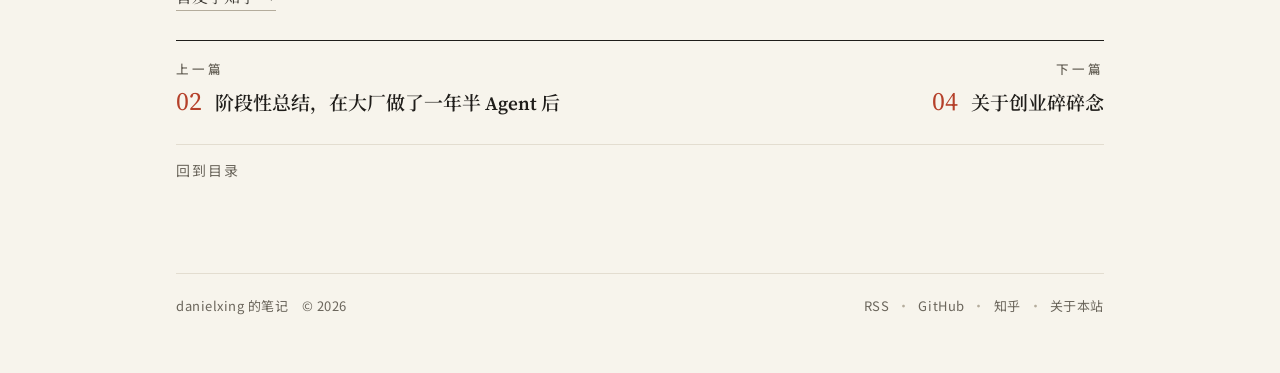
<file: b-book/gpt-6-open-design-frontend.html>
<!doctype html>
<html lang="zh-CN">
<head>
<meta charset="utf-8">
<meta name="robots" content="noindex, nofollow">
<meta name="viewport" content="width=device-width, initial-scale=1">
<title>GPT-6 + Open Design 前端设计，我给到夯 · danielxing 的笔记</title>
<script>
	// Apply a saved 日/夜 choice before first paint; without one, CSS follows the system.
	(function () {
		try {
			var t = localStorage.getItem("b-theme");
			if (t === "light" || t === "dark") document.documentElement.setAttribute("data-theme", t);
		} catch (e) {}
	})();
</script>
<link rel="stylesheet" href="../fonts/gf-1043b730e6.css">
<link rel="stylesheet" href="book.css">
</head>
<body class="article">

<header class="runhead">
	<div class="runhead-inner">
		<a class="mark" href="index.html"><span lang="en" class="latin">danielxing</span> 的笔记</a>
		<nav aria-label="主导航">
			<a href="index.html" aria-current="true">目录</a>
			<a href="works.html">作品</a>
			<a href="about.html">关于</a>
			<span class="toggles">
				<span class="lang"><a href="gpt-6-open-design-frontend.html" aria-current="true">中</a><span class="slash">/</span><a href="#" lang="en">EN</a></span>
				<button class="theme" type="button" aria-label="夜读模式" aria-pressed="false"><span class="day">日</span><span class="slash">/</span><span class="night">夜</span></button>
			</span>
		</nav>
	</div>
</header>

<main class="chapter">
	<header class="chapter-head">
		<div>
			<p class="kicker">卷一 · <span class="latin">Agent</span> 工程<span class="no">03</span></p>
			<h1 class="chapter-title">GPT-6&nbsp;+ Open&nbsp;Design <wbr>前端设计，<wbr>我给到夯</h1>
			<p class="chapter-deck">从原型到实际页面，聊聊这次前端设计体验。</p>
			<p class="meta"><span class="mi">邢政</span><span class="sep">·</span><span class="mi"><time datetime="2026-09-11">2026-09-11</time></span><span class="sep">·</span><span class="mi">3 分钟</span><span class="sep">·</span><span class="mi"><a href="https://zhuanlan.zhihu.com/p/2081733421001335555">首发于知乎</a></span></p>
		</div>
	</header>

	<article class="prose">
<p>最近在写一个 GitHub 趋势跟踪的项目。</p>

<p>之前我习惯定期去扫 GitHub 的 Trending，但发现它每天展示的项目数量有限，其实上面还有很多有意思的项目没有被发掘出来。后来我找到了 OSS Insight，定期去爬它每天的排行数据并入库。数据入库之后，我会每天监控它们的增长情况，看看近期社区对哪些项目感兴趣。因为项目比较多，为了提高效率，我用 AI 统一做总结。然后每天会产出的飞书文档，都是免费公开的，里面做了一些简单分类，大家感兴趣的话可以去看看</p>

<p>不过前两天 OSS Insight 的数据源应该是被封挂掉了，所以我只能自己基于 GitHub daily 数据以及之前入库的历史数据重新搭建，顺便补充一些直接搜索的能力。</p>

<p><a href="https://enbmphajlu.feishu.cn/wiki/YbZBwRmwgiU9CVkwXNicxB5QnSc">OSS Insight 开源趋势项目库（公开可读）</a></p>

<figure class="fig">
	<figcaption><span class="fig-no">图 1</span>　飞书日报中的项目分类与摘要（2026-09-01）</figcaption>
	<img src="img/gpt-6-open-design-frontend-image-1.webp" width="1000" height="777" alt="飞书日报中的 GitHub 趋势项目分类与摘要" loading="lazy" decoding="async">
</figure>

<p>现在这个项目的目标主要是替代之前的方案，本来是做给我自己用的。我刚开始用 GPT-5.6 做设计，后来 GPT-6 出来之后又更新了一版，但整体界面还是很丑。</p>

<p>之前在 Claude 封我号之前，我一直用 Claude Design，体验非常棒；号被封后我换了 OpenDesign，当时 bug 比较多、体验一般，就删掉了。最近我重新用起 OpenDesign，发现效果超出预期：</p>

<ol>
	<li>产品体验比想象中好很多，丝滑很多，他们还是做了比较多的优化的</li>
	<li>支持直接连接 Codex，配合GPT6做前端设计与修改，有一种“指哪打哪”的感觉，极大降低了前端修改的成本</li>
</ol>

<p>如果大家有兴趣，可以用 OpenDesign 搭配 GPT-6 来做一些 Web 的小设计。在一些细节修复和整体修改上，体验确实非常好</p>

<figure class="fig">
	<figcaption><span class="fig-no">图 2</span>　最早在 OpenDesign 里做的版本（2026-09-09，历史预览截图）</figcaption>
	<img src="img/gpt-6-open-design-frontend-image-2.webp" width="1440" height="900" alt="OpenDesign 中最早制作的前端版本" loading="lazy" decoding="async">
</figure>

<figure class="fig">
	<figcaption><span class="fig-no">图 3</span>　后来在 OpenDesign 中确认的设计（2026-09-10，设计原型）</figcaption>
	<img src="img/gpt-6-open-design-frontend-image-3.webp" width="1440" height="900" alt="在 OpenDesign 中确认的设计原型" loading="lazy" decoding="async">
</figure>

<figure class="fig">
	<figcaption><span class="fig-no">图 4</span>　现在的项目实际页面（2026-09-11，浏览器实拍）</figcaption>
	<img src="img/gpt-6-open-design-frontend-image-4.webp" width="1440" height="745" alt="GitHub 趋势跟踪项目的实际网页" loading="lazy" decoding="async">
</figure>
	</article>
</main>

<nav class="chapter-end" aria-label="文末">
	<p class="source"><a href="https://zhuanlan.zhihu.com/p/2081733421001335555">首发于知乎 →</a></p>
	<div class="pager">
		<a class="prev" href="agent-engineering-one-and-half-years.html"><span class="label">上一篇</span><span class="no">02</span><span class="tt">阶段性总结，<wbr>在大厂<wbr>做了一年半&nbsp;Agent&nbsp;后</span></a>
		<a class="next" href="startup-notes-after-leaving-big-tech.html"><span class="label">下一篇</span><span class="no">04</span><span class="tt">关于<wbr>创业碎碎念</span></a>
	</div>
	<p class="back"><a href="index.html#contents">回到目录</a></p>
</nav>

<footer class="site-foot">
	<div class="site-foot-inner">
		<span>danielxing 的笔记　© 2026</span>
		<nav aria-label="页脚"><a href="https://xz1220.github.io/rss.xml">RSS</a><a href="https://github.com/xz1220">GitHub</a><a href="https://www.zhihu.com/people/xz1220">知乎</a><a href="about.html">关于本站</a></nav>
	</div>
</footer>

<script>
	(function () {
		var root = document.documentElement;
		var button = document.querySelector(".theme");
		var system = window.matchMedia("(prefers-color-scheme: dark)");
		function isDark() {
			var t = root.getAttribute("data-theme");
			return t ? t === "dark" : system.matches;
		}
		function sync() {
			button.setAttribute("aria-pressed", String(isDark()));
		}
		button.addEventListener("click", function () {
			var next = isDark() ? "light" : "dark";
			root.setAttribute("data-theme", next);
			try {
				localStorage.setItem("b-theme", next);
			} catch (e) {}
			sync();
		});
		system.addEventListener("change", sync);
		sync();
	})();
</script>
</body>
</html>
</file>
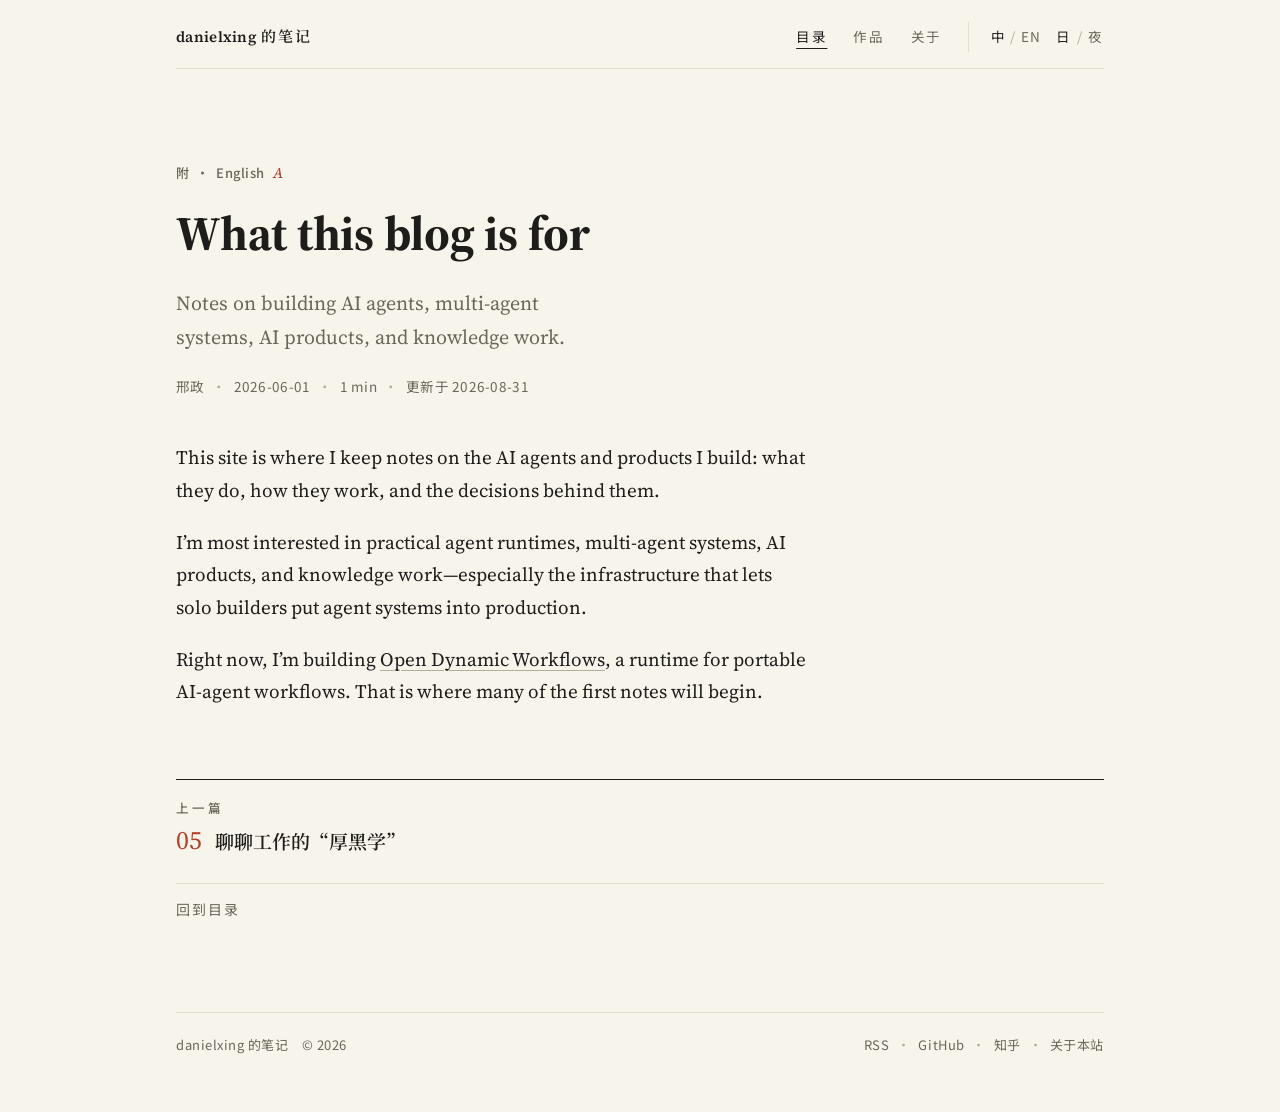
<file: b-book/hello-world.html>
<!doctype html>
<html lang="zh-CN">
<head>
<meta charset="utf-8">
<meta name="robots" content="noindex, nofollow">
<meta name="viewport" content="width=device-width, initial-scale=1">
<title>What this blog is for · danielxing 的笔记</title>
<script>
	// Apply a saved 日/夜 choice before first paint; without one, CSS follows the system.
	(function () {
		try {
			var t = localStorage.getItem("b-theme");
			if (t === "light" || t === "dark") document.documentElement.setAttribute("data-theme", t);
		} catch (e) {}
	})();
</script>
<link rel="stylesheet" href="../fonts/gf-1043b730e6.css">
<link rel="stylesheet" href="book.css">
</head>
<body class="article">

<header class="runhead">
	<div class="runhead-inner">
		<a class="mark" href="index.html"><span lang="en" class="latin">danielxing</span> 的笔记</a>
		<nav aria-label="主导航">
			<a href="index.html" aria-current="true">目录</a>
			<a href="works.html">作品</a>
			<a href="about.html">关于</a>
			<span class="toggles">
				<span class="lang"><a href="hello-world.html" aria-current="true">中</a><span class="slash">/</span><a href="#" lang="en">EN</a></span>
				<button class="theme" type="button" aria-label="夜读模式" aria-pressed="false"><span class="day">日</span><span class="slash">/</span><span class="night">夜</span></button>
			</span>
		</nav>
	</div>
</header>

<main class="chapter">
	<header class="chapter-head">
		<div>
			<p class="kicker">附 · <span class="latin">English</span><span class="no letter">A</span></p>
			<h1 class="chapter-title" lang="en">What this blog is for</h1>
			<p class="chapter-deck" lang="en">Notes on building AI agents, multi-agent systems, AI products, and knowledge work.</p>
			<p class="meta"><span class="mi">邢政</span><span class="sep">·</span><span class="mi"><time datetime="2026-06-01">2026-06-01</time></span><span class="sep">·</span><span class="mi">1 min</span><span class="sep">·</span><span class="mi">更新于 <time datetime="2026-08-31">2026-08-31</time></span></p>
		</div>
	</header>

	<article class="prose" lang="en">
<p>This site is where I keep notes on the AI agents and products I build: what they do, how they work, and the decisions behind them.</p>

<p>I’m most interested in practical agent runtimes, multi-agent systems, AI products, and knowledge work—especially the infrastructure that lets solo builders put agent systems into production.</p>

<p>Right now, I’m building <a href="works.html#open-dynamic-workflows">Open Dynamic Workflows</a>, a runtime for portable AI-agent workflows. That is where many of the first notes will begin.</p>
	</article>
</main>

<nav class="chapter-end" aria-label="文末">
	<div class="pager">
		<a class="prev" href="workplace-politics-lessons.html"><span class="label">上一篇</span><span class="no">05</span><span class="tt">聊聊工作的<wbr>“厚黑学”</span></a>
		
	</div>
	<p class="back"><a href="index.html#contents">回到目录</a></p>
</nav>

<footer class="site-foot">
	<div class="site-foot-inner">
		<span>danielxing 的笔记　© 2026</span>
		<nav aria-label="页脚"><a href="https://xz1220.github.io/rss.xml">RSS</a><a href="https://github.com/xz1220">GitHub</a><a href="https://www.zhihu.com/people/xz1220">知乎</a><a href="about.html">关于本站</a></nav>
	</div>
</footer>

<script>
	(function () {
		var root = document.documentElement;
		var button = document.querySelector(".theme");
		var system = window.matchMedia("(prefers-color-scheme: dark)");
		function isDark() {
			var t = root.getAttribute("data-theme");
			return t ? t === "dark" : system.matches;
		}
		function sync() {
			button.setAttribute("aria-pressed", String(isDark()));
		}
		button.addEventListener("click", function () {
			var next = isDark() ? "light" : "dark";
			root.setAttribute("data-theme", next);
			try {
				localStorage.setItem("b-theme", next);
			} catch (e) {}
			sync();
		});
		system.addEventListener("change", sync);
		sync();
	})();
</script>
</body>
</html>
</file>
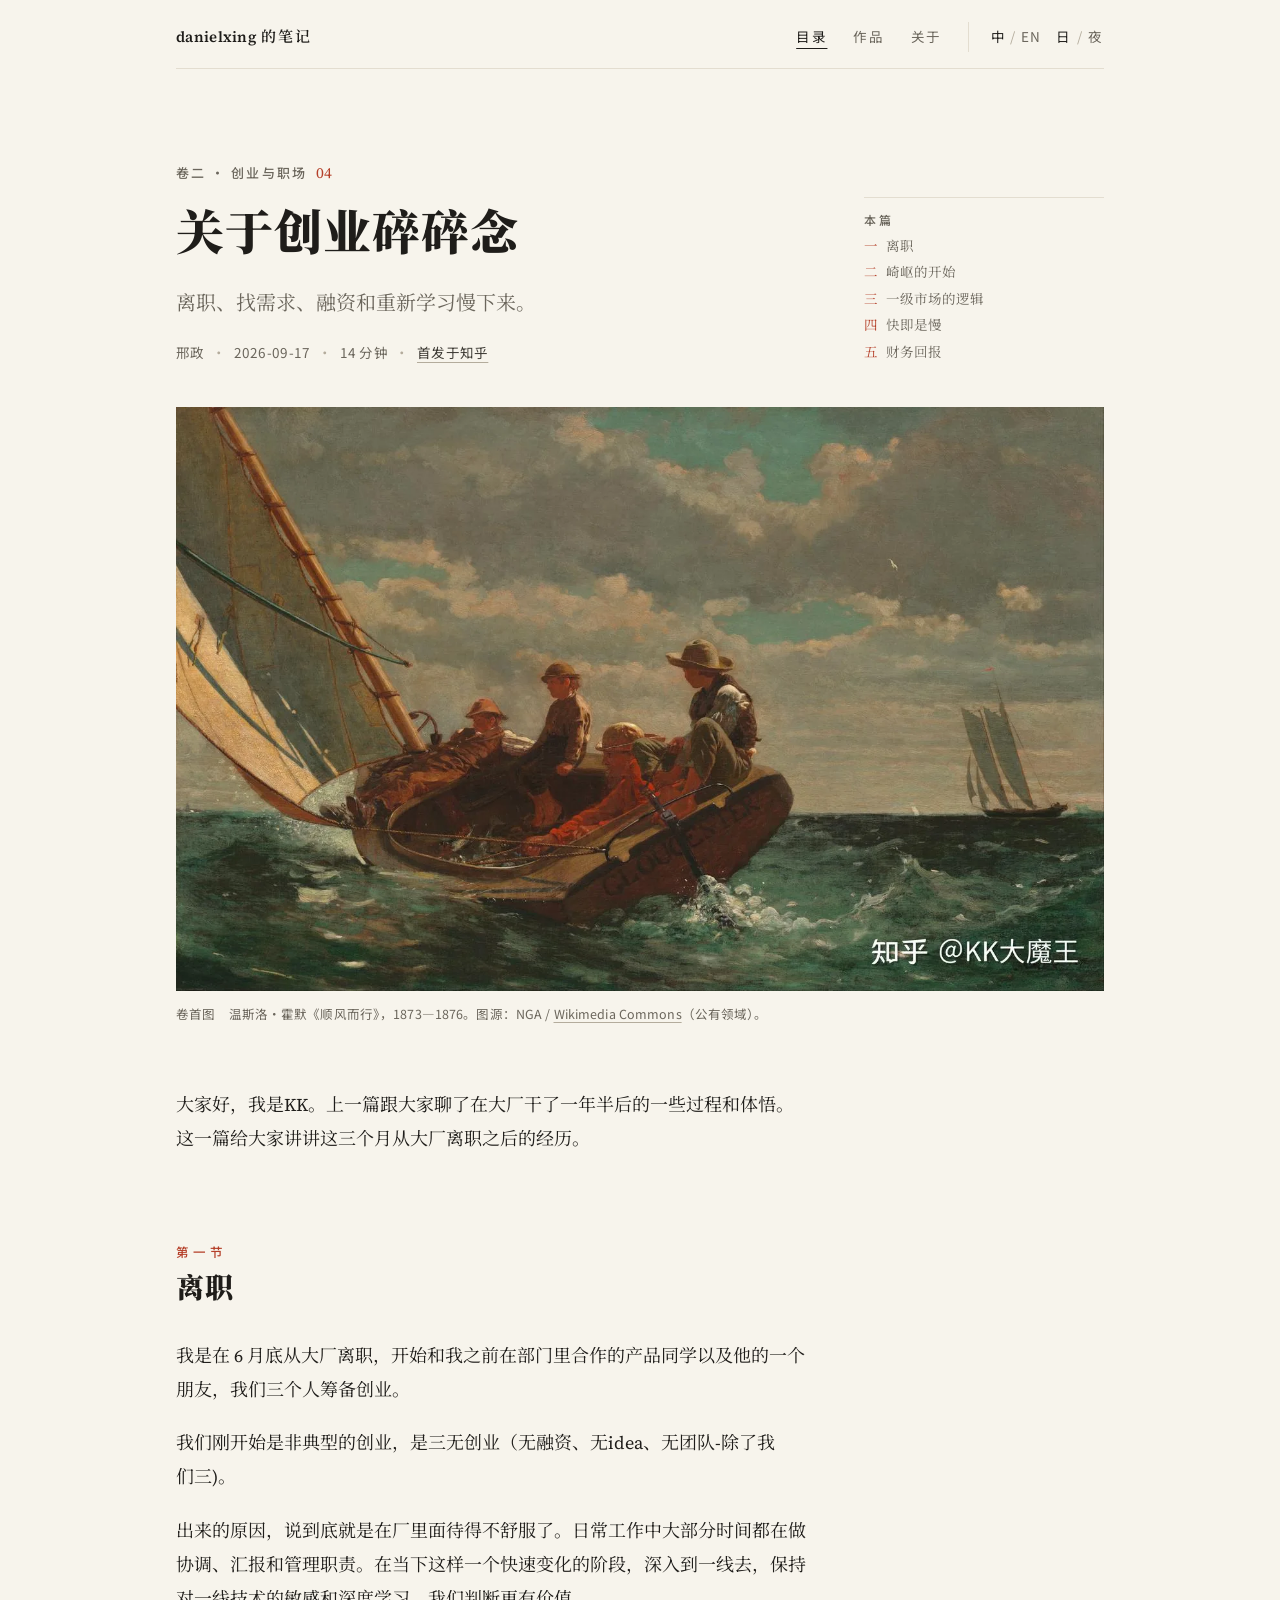
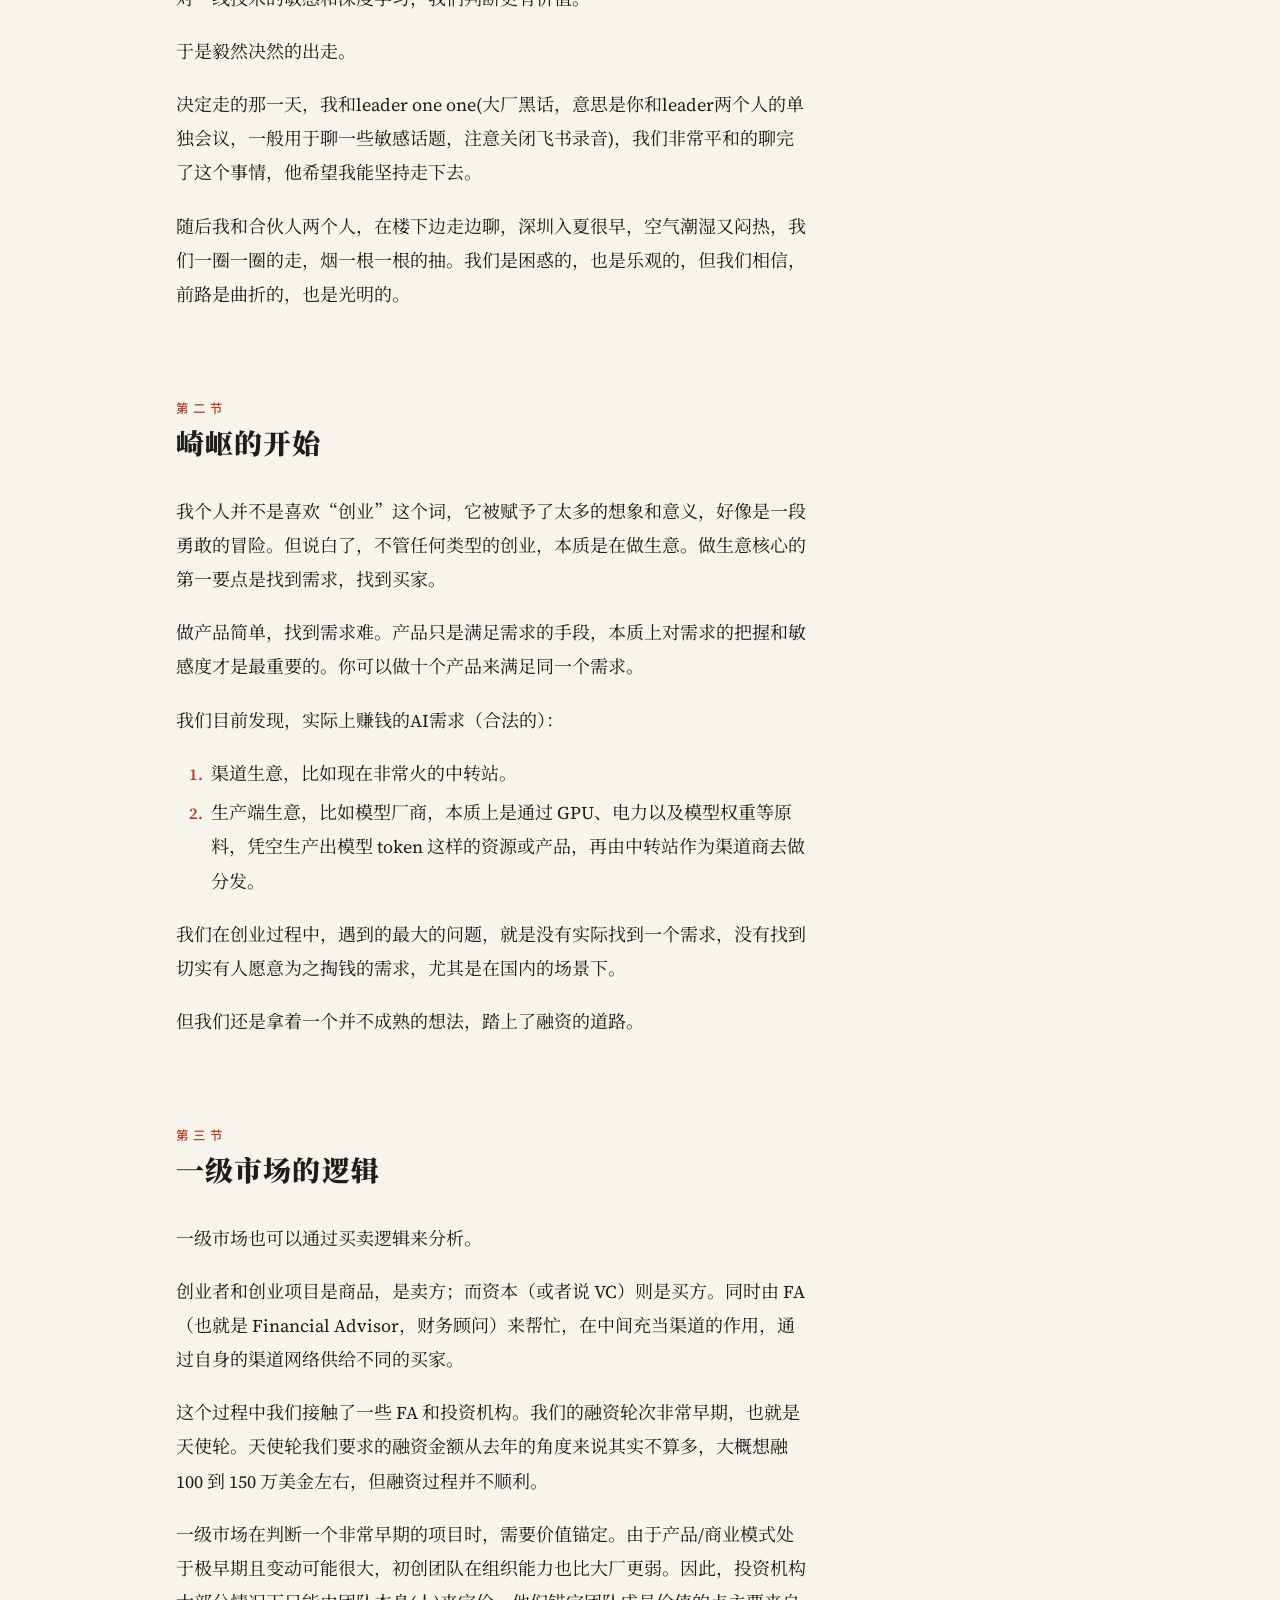
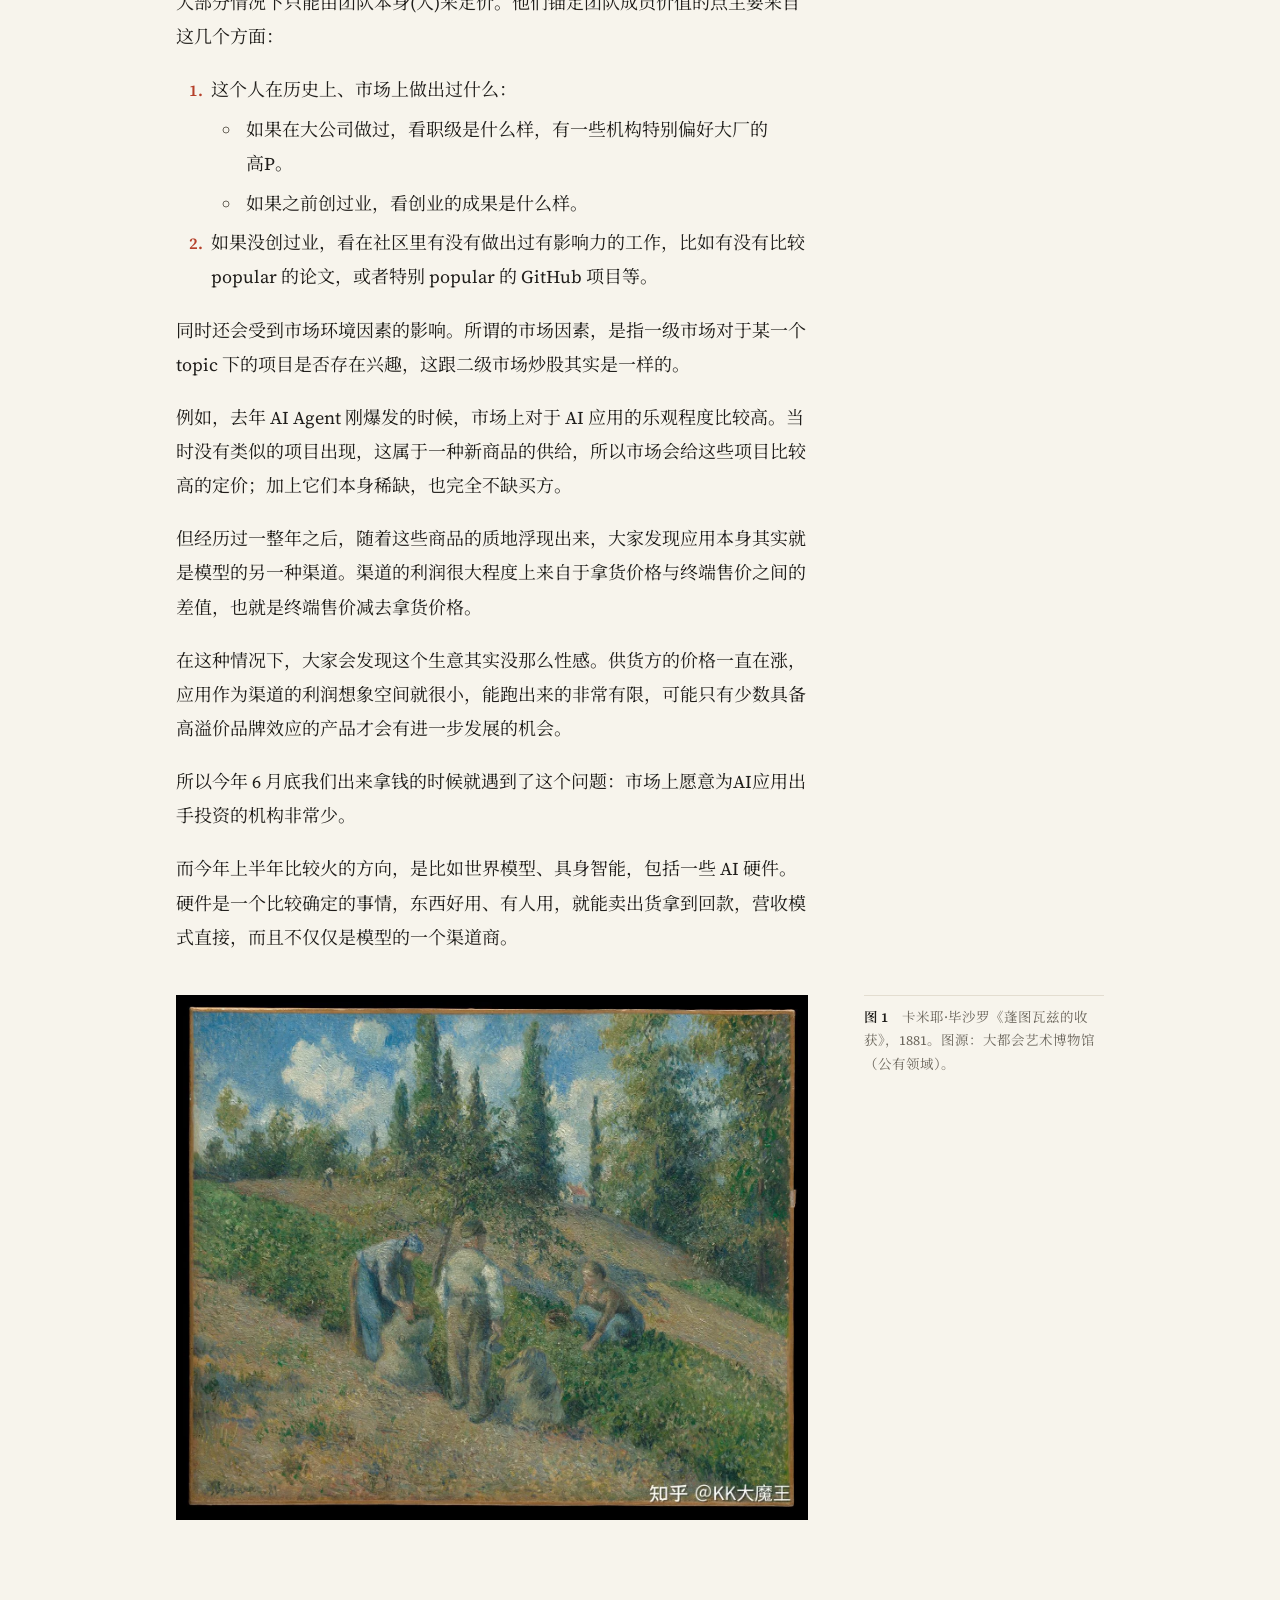
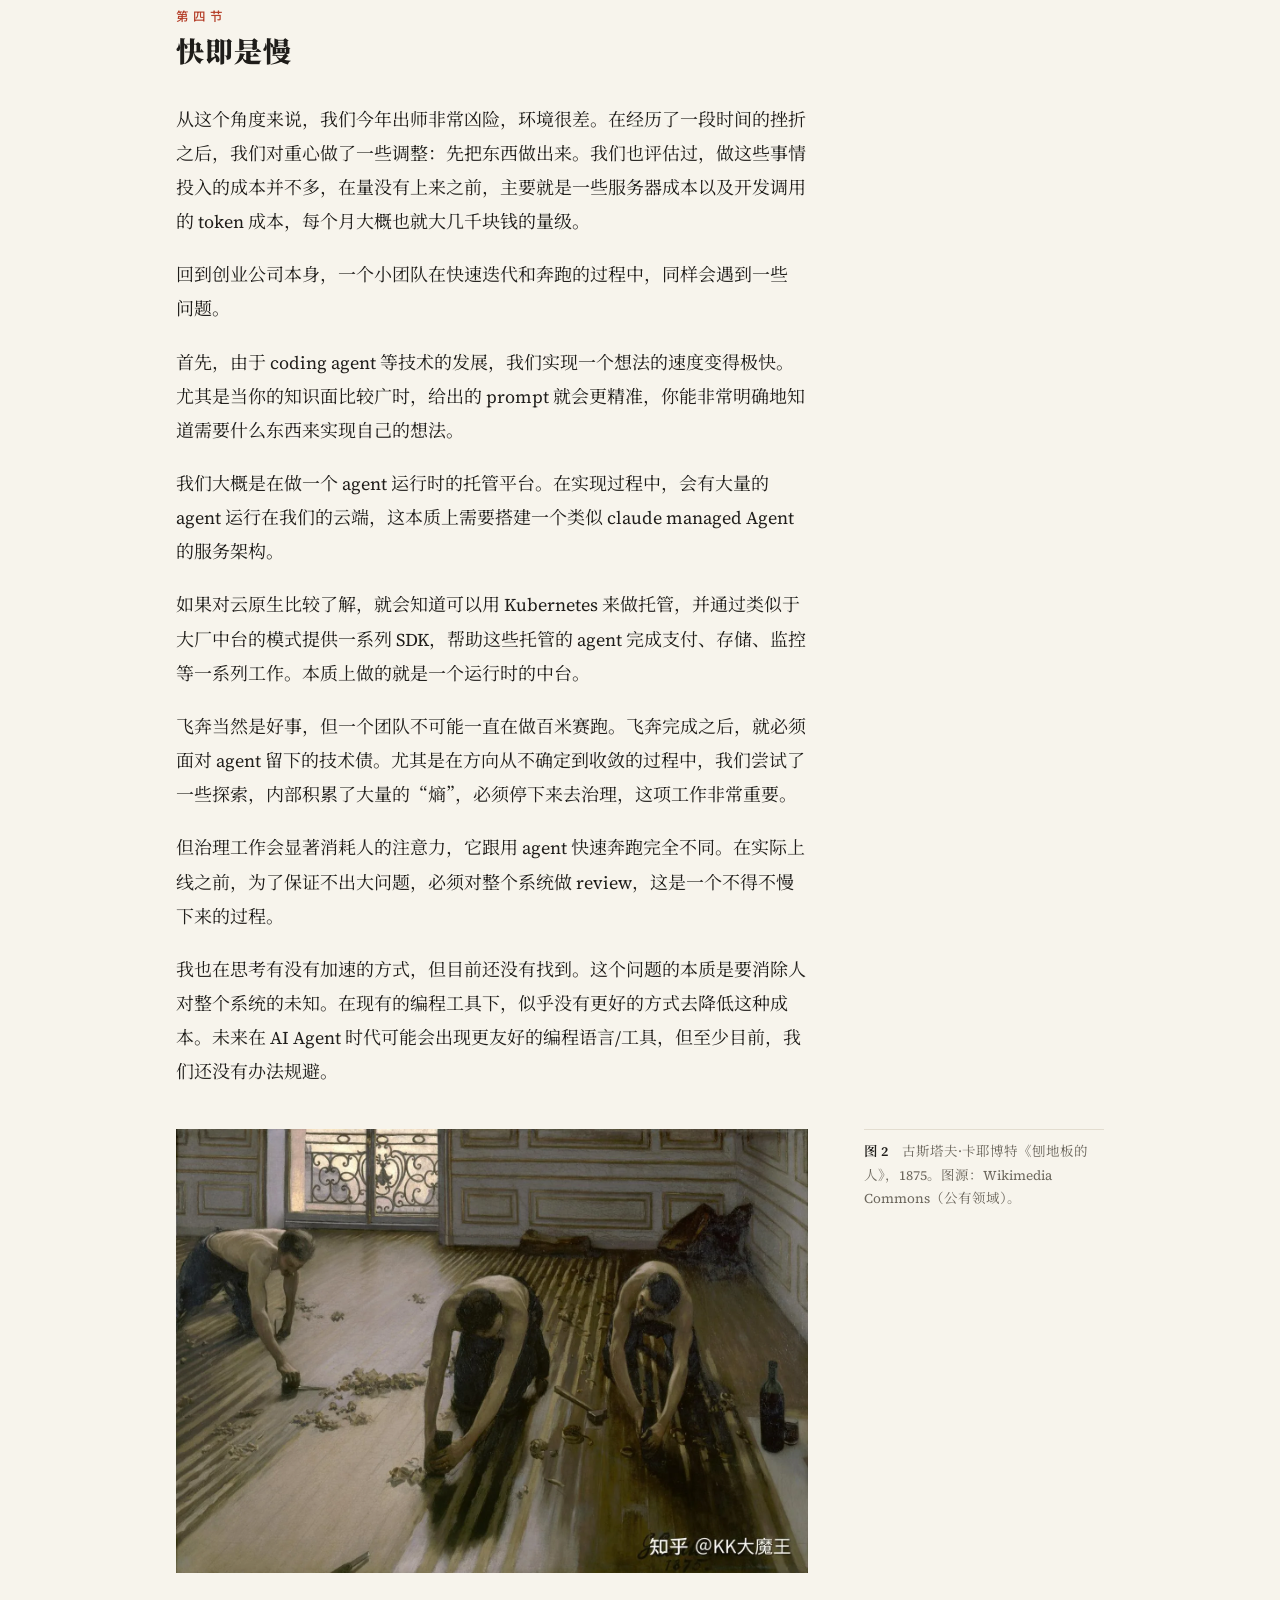
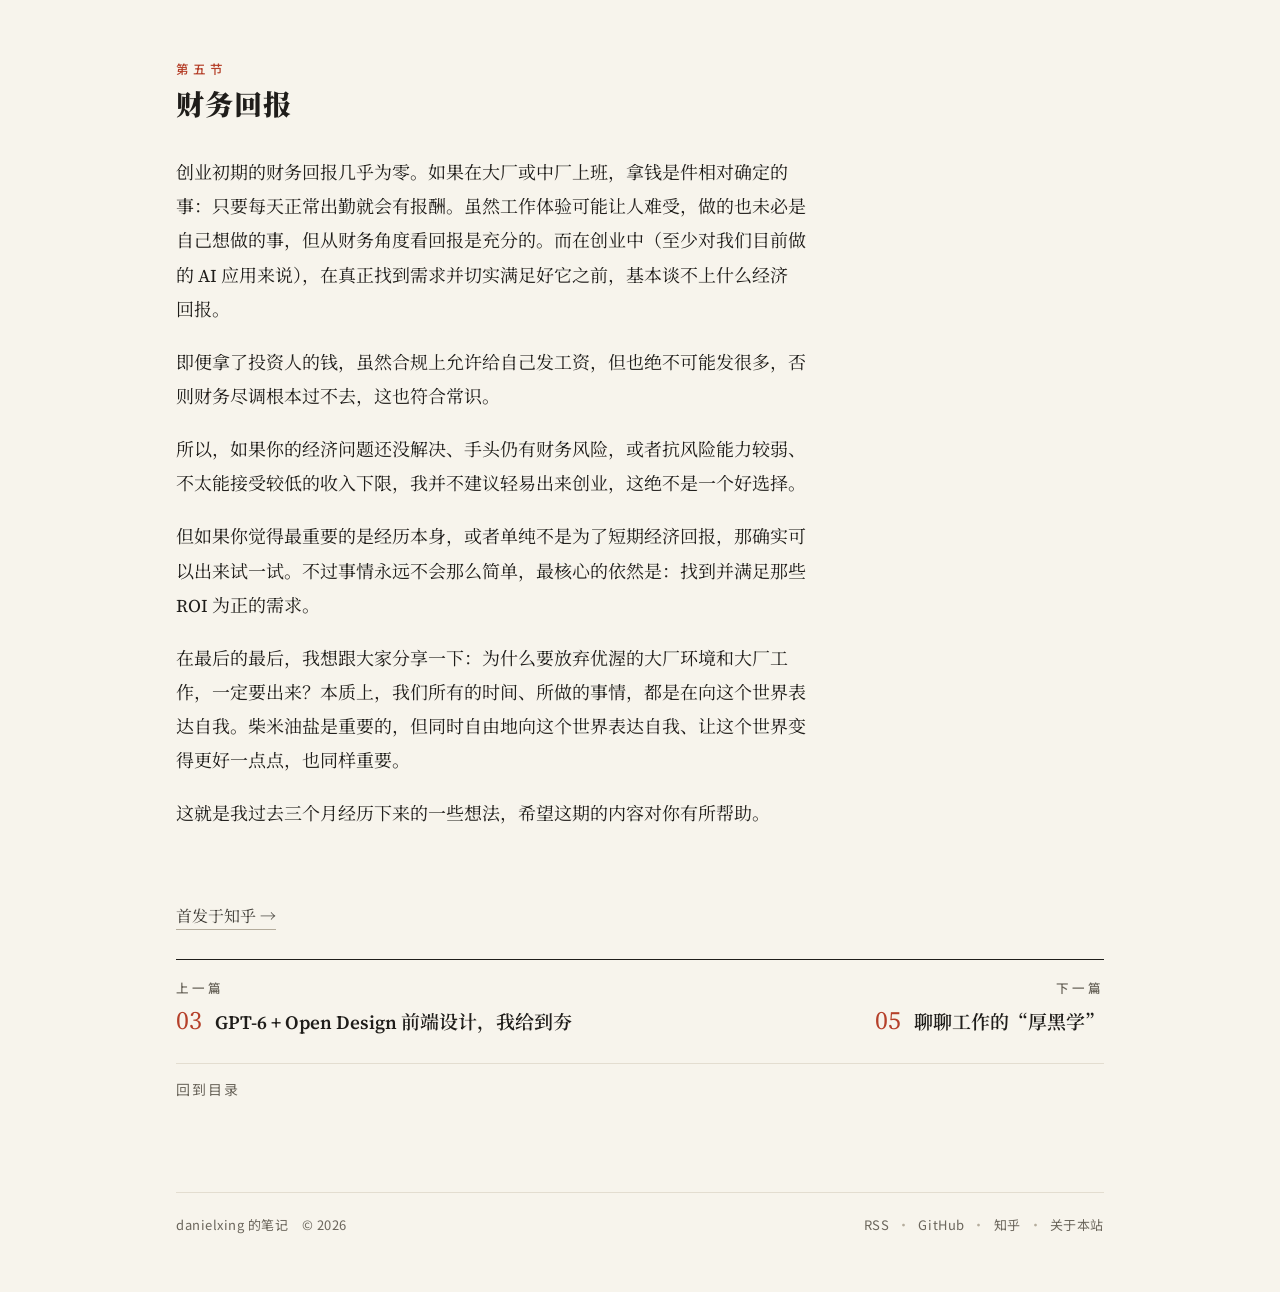
<file: b-book/startup-notes-after-leaving-big-tech.html>
<!doctype html>
<html lang="zh-CN">
<head>
<meta charset="utf-8">
<meta name="robots" content="noindex, nofollow">
<meta name="viewport" content="width=device-width, initial-scale=1">
<title>关于创业碎碎念 · danielxing 的笔记</title>
<script>
	// Apply a saved 日/夜 choice before first paint; without one, CSS follows the system.
	(function () {
		try {
			var t = localStorage.getItem("b-theme");
			if (t === "light" || t === "dark") document.documentElement.setAttribute("data-theme", t);
		} catch (e) {}
	})();
</script>
<link rel="stylesheet" href="../fonts/gf-1043b730e6.css">
<link rel="stylesheet" href="book.css">
</head>
<body class="article">

<header class="runhead">
	<div class="runhead-inner">
		<a class="mark" href="index.html"><span lang="en" class="latin">danielxing</span> 的笔记</a>
		<nav aria-label="主导航">
			<a href="index.html" aria-current="true">目录</a>
			<a href="works.html">作品</a>
			<a href="about.html">关于</a>
			<span class="toggles">
				<span class="lang"><a href="startup-notes-after-leaving-big-tech.html" aria-current="true">中</a><span class="slash">/</span><a href="#" lang="en">EN</a></span>
				<button class="theme" type="button" aria-label="夜读模式" aria-pressed="false"><span class="day">日</span><span class="slash">/</span><span class="night">夜</span></button>
			</span>
		</nav>
	</div>
</header>

<main class="chapter">
	<header class="chapter-head">
		<div>
			<p class="kicker">卷二 · 创业与职场<span class="no">04</span></p>
			<h1 class="chapter-title">关于<wbr>创业碎碎念</h1>
			<p class="chapter-deck">离职、找需求、融资和重新学习慢下来。</p>
			<p class="meta"><span class="mi">邢政</span><span class="sep">·</span><span class="mi"><time datetime="2026-09-17">2026-09-17</time></span><span class="sep">·</span><span class="mi">14 分钟</span><span class="sep">·</span><span class="mi"><a href="https://zhuanlan.zhihu.com/p/2084000253036999270">首发于知乎</a></span></p>
		</div>
		<nav class="chapter-toc" aria-labelledby="toc-title">
			<h2 id="toc-title">本篇</h2>
			<ol>
				<li><span>一</span><a href="#s1">离职</a></li>
				<li><span>二</span><a href="#s2">崎岖的开始</a></li>
				<li><span>三</span><a href="#s3">一级市场的逻辑</a></li>
				<li><span>四</span><a href="#s4">快即是慢</a></li>
				<li><span>五</span><a href="#s5">财务回报</a></li>
			</ol>
		</nav>
	</header>

	<figure class="frontispiece">
		<img src="img/startup-notes-after-leaving-big-tech-cover.webp" width="1440" height="905" alt="温斯洛·霍默《顺风而行》：四人乘着小帆船驶过起伏的海面。">
		<figcaption>卷首图　温斯洛·霍默《顺风而行<span class="pc">》</span>，1873—1876。图源：NGA / <a href="https://commons.wikimedia.org/wiki/File:Breezing_Up_(A_Fair_Wind)_by_Winslow_Homer,_1873-76.png">Wikimedia Commons</a>（公有领域<span class="pc">）</span>。</figcaption>
	</figure>

	<article class="prose">
<p>大家好，我是KK。上一篇跟大家聊了在大厂干了一年半后的一些过程和体悟。这一篇给大家讲讲这三个月从大厂离职之后的经历。</p>

<h2 class="ch" id="s1"><span class="ch-no">第一节</span>离职</h2>

<p>我是在 6 月底从大厂离职，开始和我之前在部门里合作的产品同学以及他的一个朋友，我们三个人筹备创业。</p>

<p>我们刚开始是非典型的创业，是三无创业（无融资、无idea、无团队-除了我们三)。</p>

<p>出来的原因，说到底就是在厂里面待得不舒服了。日常工作中大部分时间都在做协调、汇报和管理职责。在当下这样一个快速变化的阶段，深入到一线去，保持对一线技术的敏感和深度学习，我们判断更有价值。</p>

<p>于是毅然决然的出走。</p>

<p>决定走的那一天，我和leader one one(大厂黑话，意思是你和leader两个人的单独会议，一般用于聊一些敏感话题，注意关闭飞书录音)，我们非常平和的聊完了这个事情，他希望我能坚持走下去。</p>

<p>随后我和合伙人两个人，在楼下边走边聊，深圳入夏很早，空气潮湿又闷热，我们一圈一圈的走，烟一根一根的抽。我们是困惑的，也是乐观的，但我们相信，前路是曲折的，也是光明的。</p>

<h2 class="ch" id="s2"><span class="ch-no">第二节</span>崎岖的开始</h2>

<p>我个人并不是喜欢“创业”这个词，它被赋予了太多的想象和意义，好像是一段勇敢的冒险。但说白了，不管任何类型的创业，本质是在做生意。做生意核心的第一要点是找到需求，找到买家。</p>

<p>做产品简单，找到需求难。产品只是满足需求的手段，本质上对需求的把握和敏感度才是最重要的。你可以做十个产品来满足同一个需求。</p>

<p>我们目前发现，实际上赚钱的AI需求（合法的<span class="pc">）</span>：</p>

<ol>
	<li>渠道生意，比如现在非常火的中转站。</li>
	<li>生产端生意，比如模型厂商，本质上是通过 GPU、电力以及模型权重等原料，凭空生产出模型 token 这样的资源或产品，再由中转站作为渠道商去做分发。</li>
</ol>

<p>我们在创业过程中，遇到的最大的问题，就是没有实际找到一个需求，没有找到切实有人愿意为之掏钱的需求，尤其是在国内的场景下。</p>

<p>但我们还是拿着一个并不成熟的想法，踏上了融资的道路。</p>

<h2 class="ch" id="s3"><span class="ch-no">第三节</span>一级市场的<wbr>逻辑</h2>

<p>一级市场也可以通过买卖逻辑来分析。</p>

<p>创业者和创业项目是商品，是卖方；而资本（或者说 VC）则是买方。同时由 FA（也就是 Financial Advisor，财务顾问）来帮忙，在中间充当渠道的作用，通过自身的渠道网络供给不同的买家。</p>

<p>这个过程中我们接触了一些 FA 和投资机构。我们的融资轮次非常早期，也就是天使轮。天使轮我们要求的融资金额从去年的角度来说其实不算多，大概想融 100 到 150 万美金左右，但融资过程并不顺利。</p>

<p>一级市场在判断一个非常早期的项目时，需要价值锚定。由于产品/商业模式处于极早期且变动可能很大，初创团队在组织能力也比大厂更弱。因此，投资机构大部分情况下只能由团队本身(人)来定价。他们锚定团队成员价值的点主要来自这几个方面：</p>

<ol>
	<li>这个人在历史上、市场上做出过什么：<ul>
	<li>如果在大公司做过，看职级是什么样，有一些机构特别偏好大厂的高P。</li>
	<li>如果之前创过业，看创业的成果是什么样。</li>
</ul></li>
	<li>如果没创过业，看在社区里有没有做出过有影响力的工作，比如有没有比较 popular 的论文，或者特别 popular 的 GitHub 项目等。</li>
</ol>

<p>同时还会受到市场环境因素的影响。所谓的市场因素，是指一级市场对于某一个 topic 下的项目是否存在兴趣，这跟二级市场炒股其实是一样的。</p>

<p>例如，去年 AI Agent 刚爆发的时候，市场上对于 AI 应用的乐观程度比较高。当时没有类似的项目出现，这属于一种新商品的供给，所以市场会给这些项目比较高的定价；加上它们本身稀缺，也完全不缺买方。</p>

<p>但经历过一整年之后，随着这些商品的质地浮现出来，大家发现应用本身其实就是模型的另一种渠道。渠道的利润很大程度上来自于拿货价格与终端售价之间的差值，也就是终端售价减去拿货价格。</p>

<p>在这种情况下，大家会发现这个生意其实没那么性感。供货方的价格一直在涨，应用作为渠道的利润想象空间就很小，能跑出来的非常有限，可能只有少数具备高溢价品牌效应的产品才会有进一步发展的机会。</p>

<p>所以今年 6 月底我们出来拿钱的时候就遇到了这个问题：市场上愿意为AI应用出手投资的机构非常少。</p>

<p>而今年上半年比较火的方向，是比如世界模型、具身智能，包括一些 AI 硬件。硬件是一个比较确定的事情，东西好用、有人用，就能卖出货拿到回款，营收模式直接，而且不仅仅是模型的一个渠道商。</p>

<figure class="fig">
	<figcaption><span class="fig-no">图 1</span>　卡米耶·毕沙罗《蓬图瓦兹的收获<span class="pc">》</span>，1881。图源：大都会艺术博物馆（公有领域<span class="pc">）</span>。</figcaption>
	<img src="img/startup-notes-after-leaving-big-tech-image-2.webp" width="1440" height="1197" alt="卡米耶·毕沙罗《蓬图瓦兹的收获》" loading="lazy" decoding="async">
</figure>

<h2 class="ch" id="s4"><span class="ch-no">第四节</span>快即是慢</h2>

<p>从这个角度来说，我们今年出师非常凶险，环境很差。在经历了一段时间的挫折之后，我们对重心做了一些调整：先把东西做出来。我们也评估过，做这些事情投入的成本并不多，在量没有上来之前，主要就是一些服务器成本以及开发调用的 token 成本，每个月大概也就大几千块钱的量级。</p>

<p>回到创业公司本身，一个小团队在快速迭代和奔跑的过程中，同样会遇到一些问题。</p>

<p>首先，由于 coding agent 等技术的发展，我们实现一个想法的速度变得极快。尤其是当你的知识面比较广时，给出的 prompt 就会更精准，你能非常明确地知道需要什么东西来实现自己的想法。</p>

<p>我们大概是在做一个 agent 运行时的托管平台。在实现过程中，会有大量的 agent 运行在我们的云端，这本质上需要搭建一个类似 claude managed Agent 的服务架构。</p>

<p>如果对云原生比较了解，就会知道可以用 Kubernetes 来做托管，并通过类似于大厂中台的模式提供一系列 SDK，帮助这些托管的 agent 完成支付、存储、监控等一系列工作。本质上做的就是一个运行时的中台。</p>

<p>飞奔当然是好事，但一个团队不可能一直在做百米赛跑。飞奔完成之后，就必须面对 agent 留下的技术债。尤其是在方向从不确定到收敛的过程中，我们尝试了一些探索，内部积累了大量的“熵<span class="pc">”</span>，必须停下来去治理，这项工作非常重要。</p>

<p>但治理工作会显著消耗人的注意力，它跟用 agent 快速奔跑完全不同。在实际上线之前，为了保证不出大问题，必须对整个系统做 review，这是一个不得不慢下来的过程。</p>

<p>我也在思考有没有加速的方式，但目前还没有找到。这个问题的本质是要消除人对整个系统的未知。在现有的编程工具下，似乎没有更好的方式去降低这种成本。未来在 AI Agent 时代可能会出现更友好的编程语言/工具，但至少目前，我们还没有办法规避。</p>

<figure class="fig">
	<figcaption><span class="fig-no">图 2</span>　古斯塔夫·卡耶博特《刨地板的人<span class="pc">》</span>，1875。图源：Wikimedia Commons（公有领域<span class="pc">）</span>。</figcaption>
	<img src="img/startup-notes-after-leaving-big-tech-image-3.webp" width="1440" height="1012" alt="古斯塔夫·卡耶博特《刨地板的人》" loading="lazy" decoding="async">
</figure>

<h2 class="ch" id="s5"><span class="ch-no">第五节</span>财务回报</h2>

<p>创业初期的财务回报几乎为零。如果在大厂或中厂上班，拿钱是件相对确定的事：只要每天正常出勤就会有报酬。虽然工作体验可能让人难受，做的也未必是自己想做的事，但从财务角度看回报是充分的。而在创业中（至少对我们目前做的 AI 应用来说<span class="pc">）</span>，在真正找到需求并切实满足好它之前，基本谈不上什么经济回报。</p>

<p>即便拿了投资人的钱，虽然合规上允许给自己发工资，但也绝不可能发很多，否则财务尽调根本过不去，这也符合常识。</p>

<p>所以，如果你的经济问题还没解决、手头仍有财务风险，或者抗风险能力较弱、不太能接受较低的收入下限，我并不建议轻易出来创业，这绝不是一个好选择。</p>

<p>但如果你觉得最重要的是经历本身，或者单纯不是为了短期经济回报，那确实可以出来试一试。不过事情永远不会那么简单，最核心的依然是：找到并满足那些 ROI 为正的需求。</p>

<p>在最后的最后，我想跟大家分享一下：为什么要放弃优渥的大厂环境和大厂工作，一定要出来？本质上，我们所有的时间、所做的事情，都是在向这个世界表达自我。柴米油盐是重要的，但同时自由地向这个世界表达自我、让这个世界变得更好一点点，也同样重要。</p>

<p>这就是我过去三个月经历下来的一些想法，希望这期的内容对你有所帮助。</p>
	</article>
</main>

<nav class="chapter-end" aria-label="文末">
	<p class="source"><a href="https://zhuanlan.zhihu.com/p/2084000253036999270">首发于知乎 →</a></p>
	<div class="pager">
		<a class="prev" href="gpt-6-open-design-frontend.html"><span class="label">上一篇</span><span class="no">03</span><span class="tt">GPT-6&nbsp;+ Open&nbsp;Design <wbr>前端设计，<wbr>我给到夯</span></a>
		<a class="next" href="workplace-politics-lessons.html"><span class="label">下一篇</span><span class="no">05</span><span class="tt">聊聊工作的<wbr>“厚黑学”</span></a>
	</div>
	<p class="back"><a href="index.html#contents">回到目录</a></p>
</nav>

<footer class="site-foot">
	<div class="site-foot-inner">
		<span>danielxing 的笔记　© 2026</span>
		<nav aria-label="页脚"><a href="https://xz1220.github.io/rss.xml">RSS</a><a href="https://github.com/xz1220">GitHub</a><a href="https://www.zhihu.com/people/xz1220">知乎</a><a href="about.html">关于本站</a></nav>
	</div>
</footer>

<script>
	(function () {
		var root = document.documentElement;
		var button = document.querySelector(".theme");
		var system = window.matchMedia("(prefers-color-scheme: dark)");
		function isDark() {
			var t = root.getAttribute("data-theme");
			return t ? t === "dark" : system.matches;
		}
		function sync() {
			button.setAttribute("aria-pressed", String(isDark()));
		}
		button.addEventListener("click", function () {
			var next = isDark() ? "light" : "dark";
			root.setAttribute("data-theme", next);
			try {
				localStorage.setItem("b-theme", next);
			} catch (e) {}
			sync();
		});
		system.addEventListener("change", sync);
		sync();
	})();
</script>
</body>
</html>
</file>
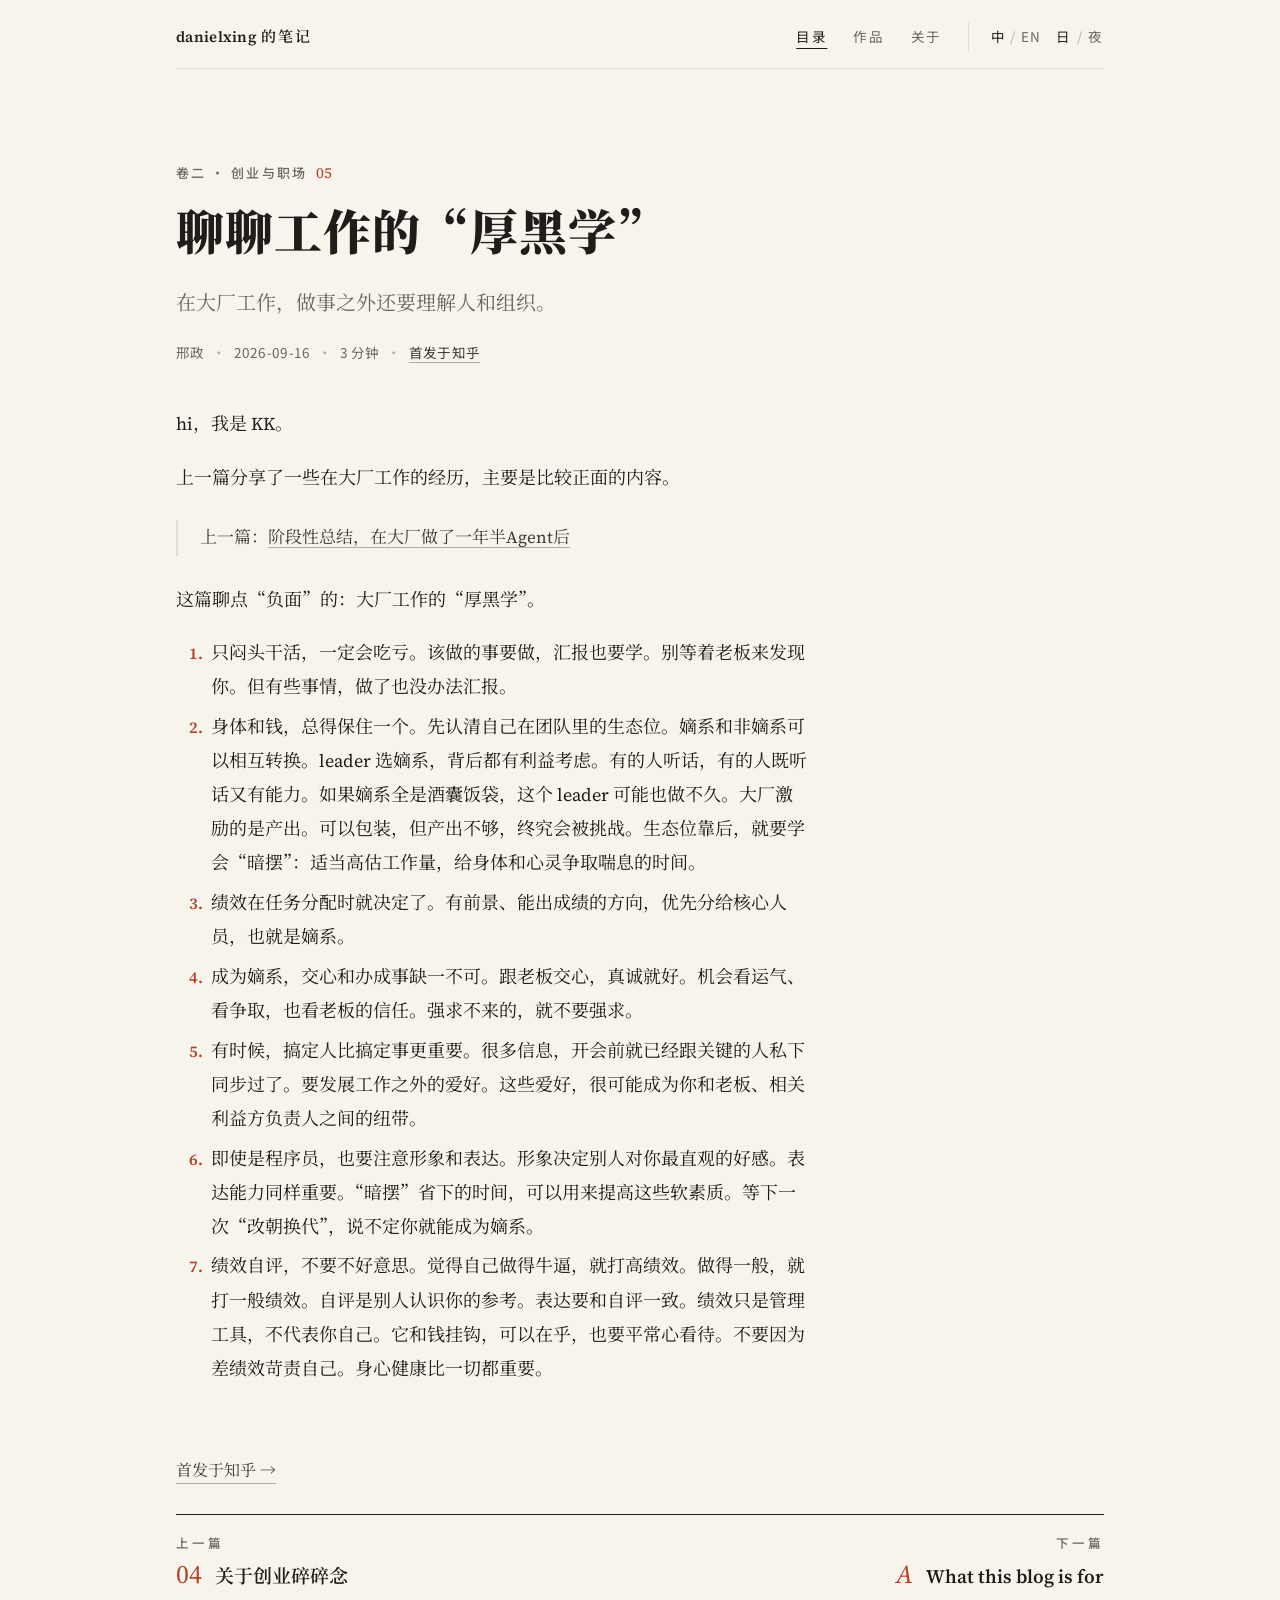
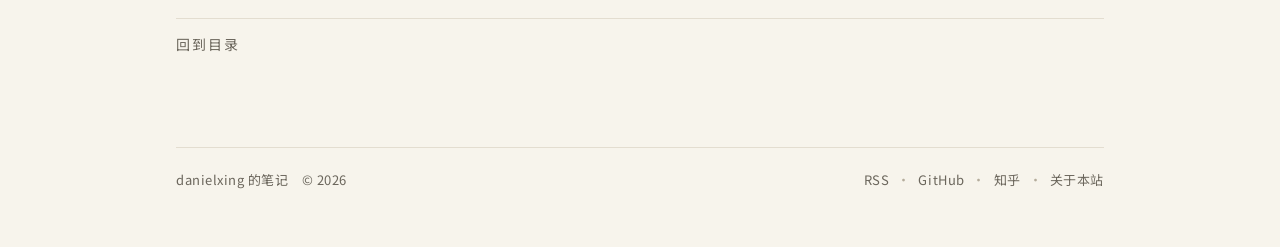
<file: b-book/workplace-politics-lessons.html>
<!doctype html>
<html lang="zh-CN">
<head>
<meta charset="utf-8">
<meta name="robots" content="noindex, nofollow">
<meta name="viewport" content="width=device-width, initial-scale=1">
<title>聊聊工作的“厚黑学” · danielxing 的笔记</title>
<script>
	// Apply a saved 日/夜 choice before first paint; without one, CSS follows the system.
	(function () {
		try {
			var t = localStorage.getItem("b-theme");
			if (t === "light" || t === "dark") document.documentElement.setAttribute("data-theme", t);
		} catch (e) {}
	})();
</script>
<link rel="stylesheet" href="../fonts/gf-1043b730e6.css">
<link rel="stylesheet" href="book.css">
</head>
<body class="article">

<header class="runhead">
	<div class="runhead-inner">
		<a class="mark" href="index.html"><span lang="en" class="latin">danielxing</span> 的笔记</a>
		<nav aria-label="主导航">
			<a href="index.html" aria-current="true">目录</a>
			<a href="works.html">作品</a>
			<a href="about.html">关于</a>
			<span class="toggles">
				<span class="lang"><a href="workplace-politics-lessons.html" aria-current="true">中</a><span class="slash">/</span><a href="#" lang="en">EN</a></span>
				<button class="theme" type="button" aria-label="夜读模式" aria-pressed="false"><span class="day">日</span><span class="slash">/</span><span class="night">夜</span></button>
			</span>
		</nav>
	</div>
</header>

<main class="chapter">
	<header class="chapter-head">
		<div>
			<p class="kicker">卷二 · 创业与职场<span class="no">05</span></p>
			<h1 class="chapter-title">聊聊工作的<wbr>“厚黑学”</h1>
			<p class="chapter-deck">在大厂工作，做事之外还要理解人和组织。</p>
			<p class="meta"><span class="mi">邢政</span><span class="sep">·</span><span class="mi"><time datetime="2026-09-16">2026-09-16</time></span><span class="sep">·</span><span class="mi">3 分钟</span><span class="sep">·</span><span class="mi"><a href="https://zhuanlan.zhihu.com/p/2083676637548245374">首发于知乎</a></span></p>
		</div>
	</header>

	<article class="prose">
<p>hi，我是 KK。</p>

<p>上一篇分享了一些在大厂工作的经历，主要是比较正面的内容。</p>

<blockquote>
	<p>上一篇：<a href="agent-engineering-one-and-half-years.html">阶段性总结，在大厂做了一年半Agent后</a></p>
</blockquote>

<p>这篇聊点“负面”的：大厂工作的“厚黑学<span class="pc">”</span>。</p>

<ol>
	<li>只闷头干活，一定会吃亏。该做的事要做，汇报也要学。别等着老板来发现你。但有些事情，做了也没办法汇报。</li>
	<li>身体和钱，总得保住一个。先认清自己在团队里的生态位。嫡系和非嫡系可以相互转换。leader 选嫡系，背后都有利益考虑。有的人听话，有的人既听话又有能力。如果嫡系全是酒囊饭袋，这个 leader 可能也做不久。大厂激励的是产出。可以包装，但产出不够，终究会被挑战。生态位靠后，就要学会“暗摆<span class="pc">”</span>：适当高估工作量，给身体和心灵争取喘息的时间。</li>
	<li>绩效在任务分配时就决定了。有前景、能出成绩的方向，优先分给核心人员，也就是嫡系。</li>
	<li>成为嫡系，交心和办成事缺一不可。跟老板交心，真诚就好。机会看运气、看争取，也看老板的信任。强求不来的，就不要强求。</li>
	<li>有时候，搞定人比搞定事更重要。很多信息，开会前就已经跟关键的人私下同步过了。要发展工作之外的爱好。这些爱好，很可能成为你和老板、相关利益方负责人之间的纽带。</li>
	<li>即使是程序员，也要注意形象和表达。形象决定别人对你最直观的好感。表达能力同样重要<span class="pc">。</span>“暗摆”省下的时间，可以用来提高这些软素质。等下一次“改朝换代<span class="pc">”</span>，说不定你就能成为嫡系。</li>
	<li>绩效自评，不要不好意思。觉得自己做得牛逼，就打高绩效。做得一般，就打一般绩效。自评是别人认识你的参考。表达要和自评一致。绩效只是管理工具，不代表你自己。它和钱挂钩，可以在乎，也要平常心看待。不要因为差绩效苛责自己。身心健康比一切都重要。</li>
</ol>
	</article>
</main>

<nav class="chapter-end" aria-label="文末">
	<p class="source"><a href="https://zhuanlan.zhihu.com/p/2083676637548245374">首发于知乎 →</a></p>
	<div class="pager">
		<a class="prev" href="startup-notes-after-leaving-big-tech.html"><span class="label">上一篇</span><span class="no">04</span><span class="tt">关于<wbr>创业碎碎念</span></a>
		<a class="next" href="hello-world.html"><span class="label">下一篇</span><span class="no letter">A</span><span class="tt" lang="en">What this blog is for</span></a>
	</div>
	<p class="back"><a href="index.html#contents">回到目录</a></p>
</nav>

<footer class="site-foot">
	<div class="site-foot-inner">
		<span>danielxing 的笔记　© 2026</span>
		<nav aria-label="页脚"><a href="https://xz1220.github.io/rss.xml">RSS</a><a href="https://github.com/xz1220">GitHub</a><a href="https://www.zhihu.com/people/xz1220">知乎</a><a href="about.html">关于本站</a></nav>
	</div>
</footer>

<script>
	(function () {
		var root = document.documentElement;
		var button = document.querySelector(".theme");
		var system = window.matchMedia("(prefers-color-scheme: dark)");
		function isDark() {
			var t = root.getAttribute("data-theme");
			return t ? t === "dark" : system.matches;
		}
		function sync() {
			button.setAttribute("aria-pressed", String(isDark()));
		}
		button.addEventListener("click", function () {
			var next = isDark() ? "light" : "dark";
			root.setAttribute("data-theme", next);
			try {
				localStorage.setItem("b-theme", next);
			} catch (e) {}
			sync();
		});
		system.addEventListener("change", sync);
		sync();
	})();
</script>
</body>
</html>
</file>
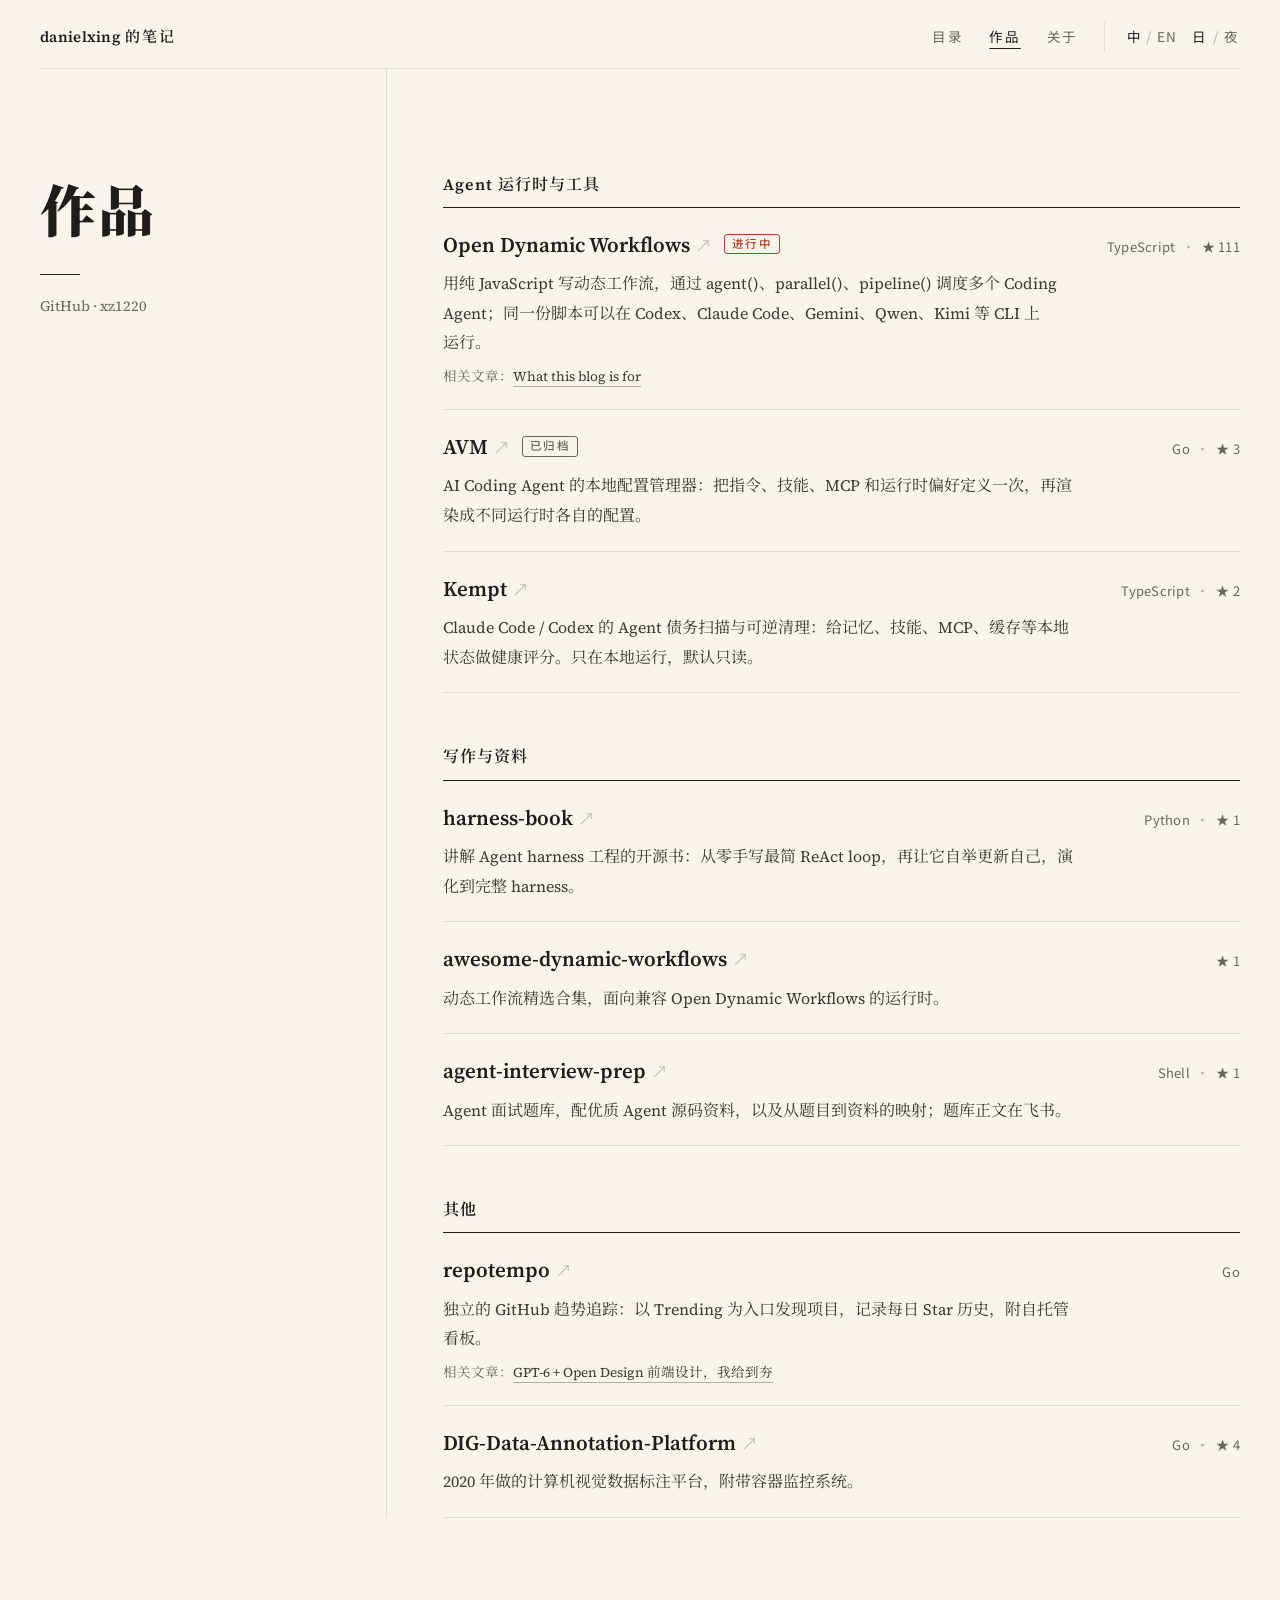
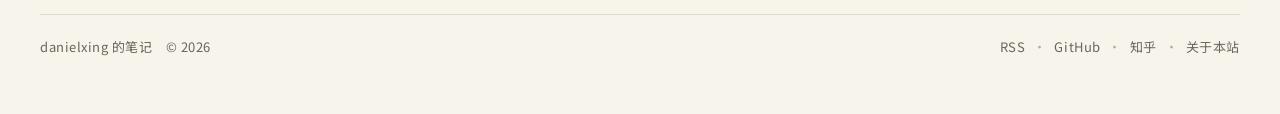
<file: b-book/works.html>
<!doctype html>
<html lang="zh-CN">
<head>
<meta charset="utf-8">
<meta name="robots" content="noindex, nofollow">
<meta name="viewport" content="width=device-width, initial-scale=1">
<title>作品 · danielxing 的笔记</title>
<script>
	// Apply a saved 日/夜 choice before first paint; without one, CSS follows the system.
	(function () {
		try {
			var t = localStorage.getItem("b-theme");
			if (t === "light" || t === "dark") document.documentElement.setAttribute("data-theme", t);
		} catch (e) {}
	})();
</script>
<link rel="stylesheet" href="../fonts/gf-1043b730e6.css">
<link rel="stylesheet" href="book.css">
</head>
<body class="works">

<header class="runhead">
	<div class="runhead-inner">
		<a class="mark" href="index.html"><span lang="en" class="latin">danielxing</span> 的笔记</a>
		<nav aria-label="主导航">
			<a href="index.html">目录</a>
			<a href="works.html" aria-current="page">作品</a>
			<a href="about.html">关于</a>
			<span class="toggles">
				<span class="lang"><a href="works.html" aria-current="true">中</a><span class="slash">/</span><a href="#" lang="en">EN</a></span>
				<button class="theme" type="button" aria-label="夜读模式" aria-pressed="false"><span class="day">日</span><span class="slash">/</span><span class="night">夜</span></button>
			</span>
		</nav>
	</div>
</header>

<main class="spread">
	<section class="titlepage" aria-labelledby="page-title">
		<h1 class="book-title" id="page-title">作品</h1>
		<hr class="title-rule">
		<p class="byline"><a href="https://github.com/xz1220"><span lang="en" class="latin">GitHub · xz1220</span></a></p>
	</section>

	<div class="gutter" aria-hidden="true"></div>

	<div class="pages">
			<section class="group" aria-labelledby="g1">
				<h2 class="part-title" id="g1"><span><span class="latin">Agent</span> 运行时与工具</span></h2>
				<article class="work-entry" id="open-dynamic-workflows">
					<div class="we-head">
						<h3 class="we-title"><a class="we-name" href="https://github.com/xz1220/open-dynamic-workflows" lang="en">Open Dynamic Workflows<span class="arrow" aria-hidden="true">↗</span></a><span class="we-status">进行中</span></h3>
						<span class="we-meta">TypeScript<span class="sep">·</span>★ 111</span>
					</div>
					<p class="we-desc">用纯 JavaScript 写动态工作流，通过 agent()、parallel()、pipeline() 调度多个 Coding Agent；同一份脚本可以在 Codex、Claude Code、Gemini、Qwen、Kimi 等 CLI 上运行。</p>
					<p class="we-related">相关文章：<a href="hello-world.html">What this blog is for</a></p>
				</article>
				<article class="work-entry" id="avm">
					<div class="we-head">
						<h3 class="we-title"><a class="we-name" href="https://github.com/xz1220/AVM" lang="en">AVM<span class="arrow" aria-hidden="true">↗</span></a><span class="we-status archived">已归档</span></h3>
						<span class="we-meta">Go<span class="sep">·</span>★ 3</span>
					</div>
					<p class="we-desc">AI Coding Agent 的本地配置管理器：把指令、技能、MCP 和运行时偏好定义一次，再渲染成不同运行时各自的配置。</p>
				</article>
				<article class="work-entry" id="kempt">
					<div class="we-head">
						<h3 class="we-title"><a class="we-name" href="https://github.com/xz1220/Kempt" lang="en">Kempt<span class="arrow" aria-hidden="true">↗</span></a></h3>
						<span class="we-meta">TypeScript<span class="sep">·</span>★ 2</span>
					</div>
					<p class="we-desc">Claude Code / Codex 的 Agent 债务扫描与可逆清理：给记忆、技能、MCP、缓存等本地状态做健康评分。只在本地运行，默认只读。</p>
				</article>
			</section>
			<section class="group" aria-labelledby="g2">
				<h2 class="part-title" id="g2"><span>写作与资料</span></h2>
				<article class="work-entry" id="harness-book">
					<div class="we-head">
						<h3 class="we-title"><a class="we-name" href="https://github.com/xz1220/harness-book" lang="en">harness-book<span class="arrow" aria-hidden="true">↗</span></a></h3>
						<span class="we-meta">Python<span class="sep">·</span>★ 1</span>
					</div>
					<p class="we-desc">讲解 Agent harness 工程的开源书：从零手写最简 ReAct loop，再让它自举更新自己，演化到完整 harness。</p>
				</article>
				<article class="work-entry" id="awesome-dynamic-workflows">
					<div class="we-head">
						<h3 class="we-title"><a class="we-name" href="https://github.com/xz1220/awesome-dynamic-workflows" lang="en">awesome-dynamic-workflows<span class="arrow" aria-hidden="true">↗</span></a></h3>
						<span class="we-meta">★ 1</span>
					</div>
					<p class="we-desc">动态工作流精选合集，面向兼容 Open Dynamic Workflows 的运行时。</p>
				</article>
				<article class="work-entry" id="agent-interview-prep">
					<div class="we-head">
						<h3 class="we-title"><a class="we-name" href="https://github.com/xz1220/agent-interview-prep" lang="en">agent-interview-prep<span class="arrow" aria-hidden="true">↗</span></a></h3>
						<span class="we-meta">Shell<span class="sep">·</span>★ 1</span>
					</div>
					<p class="we-desc">Agent 面试题库，配优质 Agent 源码资料，以及从题目到资料的映射；题库正文在飞书。</p>
				</article>
			</section>
			<section class="group" aria-labelledby="g3">
				<h2 class="part-title" id="g3"><span>其他</span></h2>
				<article class="work-entry" id="repotempo">
					<div class="we-head">
						<h3 class="we-title"><a class="we-name" href="https://github.com/xz1220/repotempo" lang="en">repotempo<span class="arrow" aria-hidden="true">↗</span></a></h3>
						<span class="we-meta">Go</span>
					</div>
					<p class="we-desc">独立的 GitHub 趋势追踪：以 Trending 为入口发现项目，记录每日 Star 历史，附自托管看板。</p>
					<p class="we-related">相关文章：<a href="gpt-6-open-design-frontend.html">GPT-6 + Open Design 前端设计，我给到夯</a></p>
				</article>
				<article class="work-entry" id="dig-data-annotation-platform">
					<div class="we-head">
						<h3 class="we-title"><a class="we-name" href="https://github.com/xz1220/DIG-Data-Annotation-Platform" lang="en">DIG-Data-Annotation-Platform<span class="arrow" aria-hidden="true">↗</span></a></h3>
						<span class="we-meta">Go<span class="sep">·</span>★ 4</span>
					</div>
					<p class="we-desc">2020 年做的计算机视觉数据标注平台，附带容器监控系统。</p>
				</article>
			</section>
	</div>
</main>

<footer class="site-foot">
	<div class="site-foot-inner">
		<span>danielxing 的笔记　© 2026</span>
		<nav aria-label="页脚"><a href="https://xz1220.github.io/rss.xml">RSS</a><a href="https://github.com/xz1220">GitHub</a><a href="https://www.zhihu.com/people/xz1220">知乎</a><a href="about.html">关于本站</a></nav>
	</div>
</footer>

<script>
	(function () {
		var root = document.documentElement;
		var button = document.querySelector(".theme");
		var system = window.matchMedia("(prefers-color-scheme: dark)");
		function isDark() {
			var t = root.getAttribute("data-theme");
			return t ? t === "dark" : system.matches;
		}
		function sync() {
			button.setAttribute("aria-pressed", String(isDark()));
		}
		button.addEventListener("click", function () {
			var next = isDark() ? "light" : "dark";
			root.setAttribute("data-theme", next);
			try {
				localStorage.setItem("b-theme", next);
			} catch (e) {}
			sync();
		});
		system.addEventListener("change", sync);
		sync();
	})();
</script>
</body>
</html>
</file>
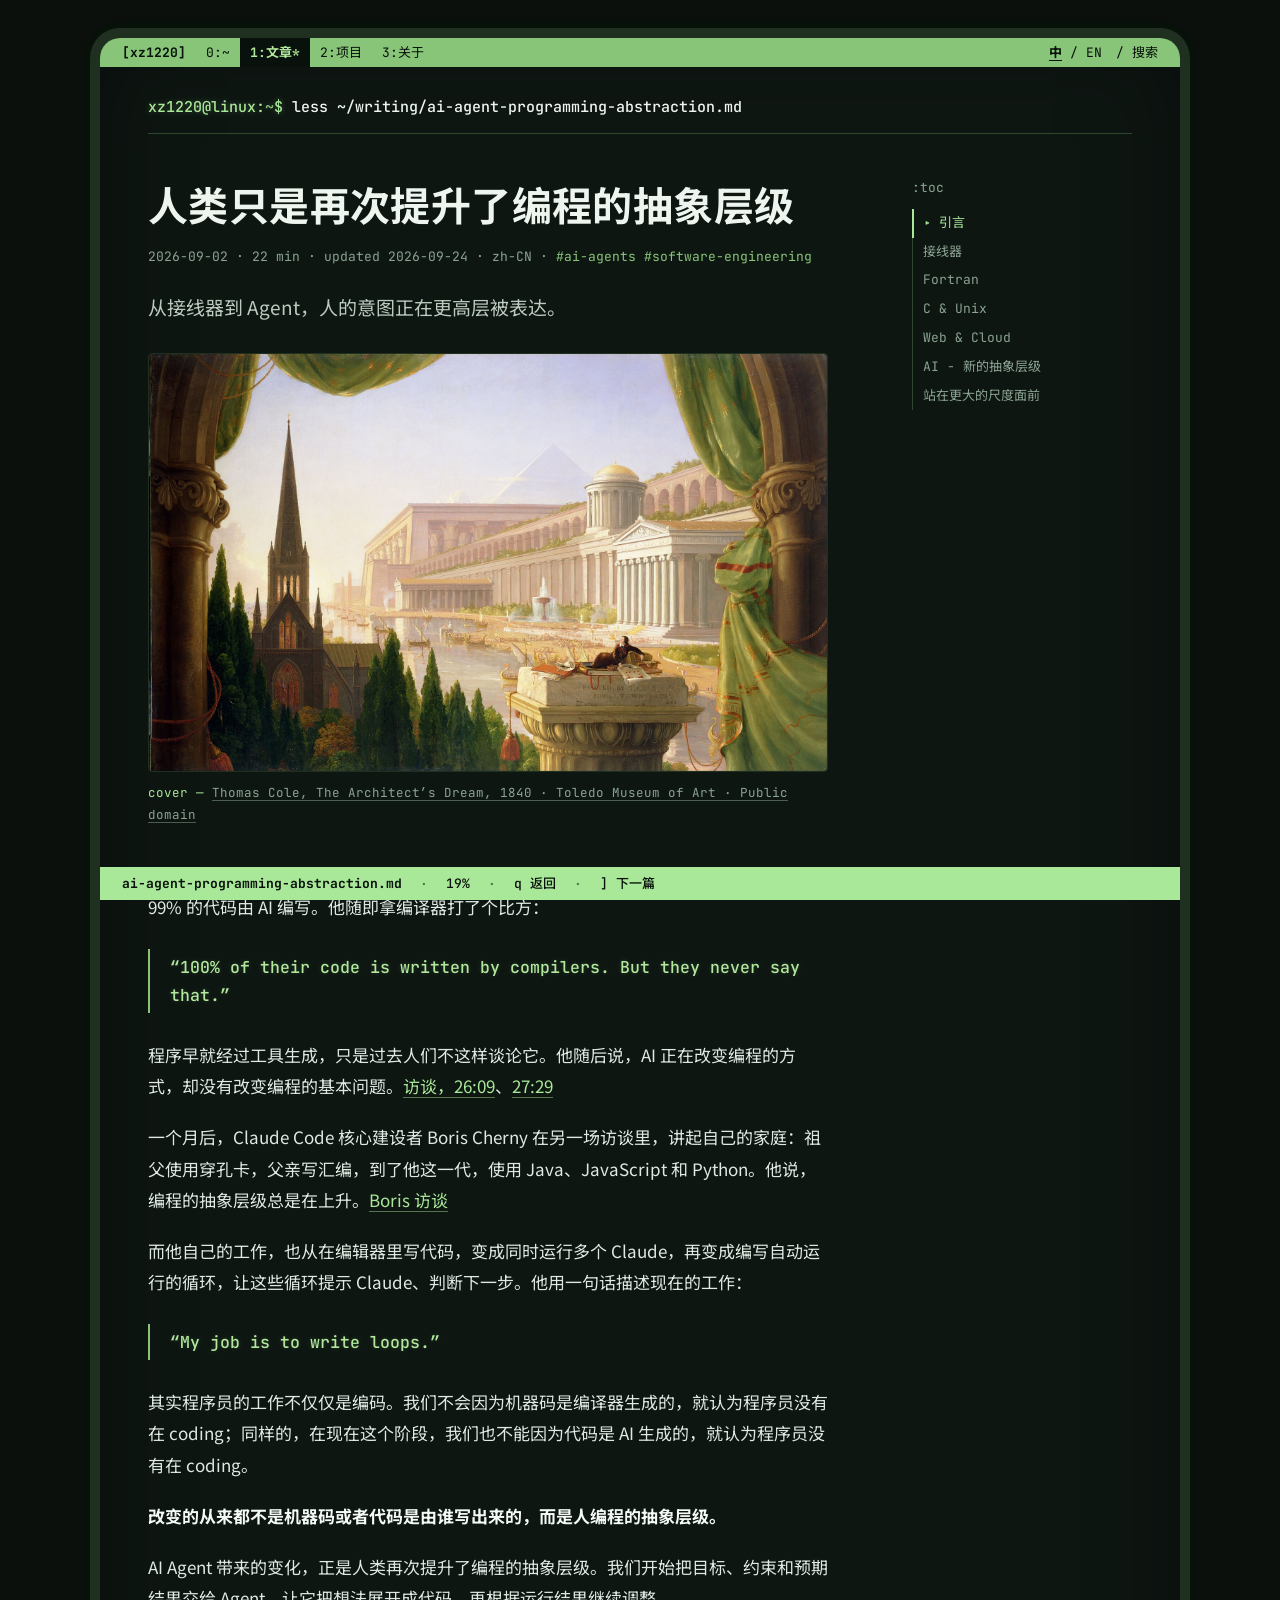
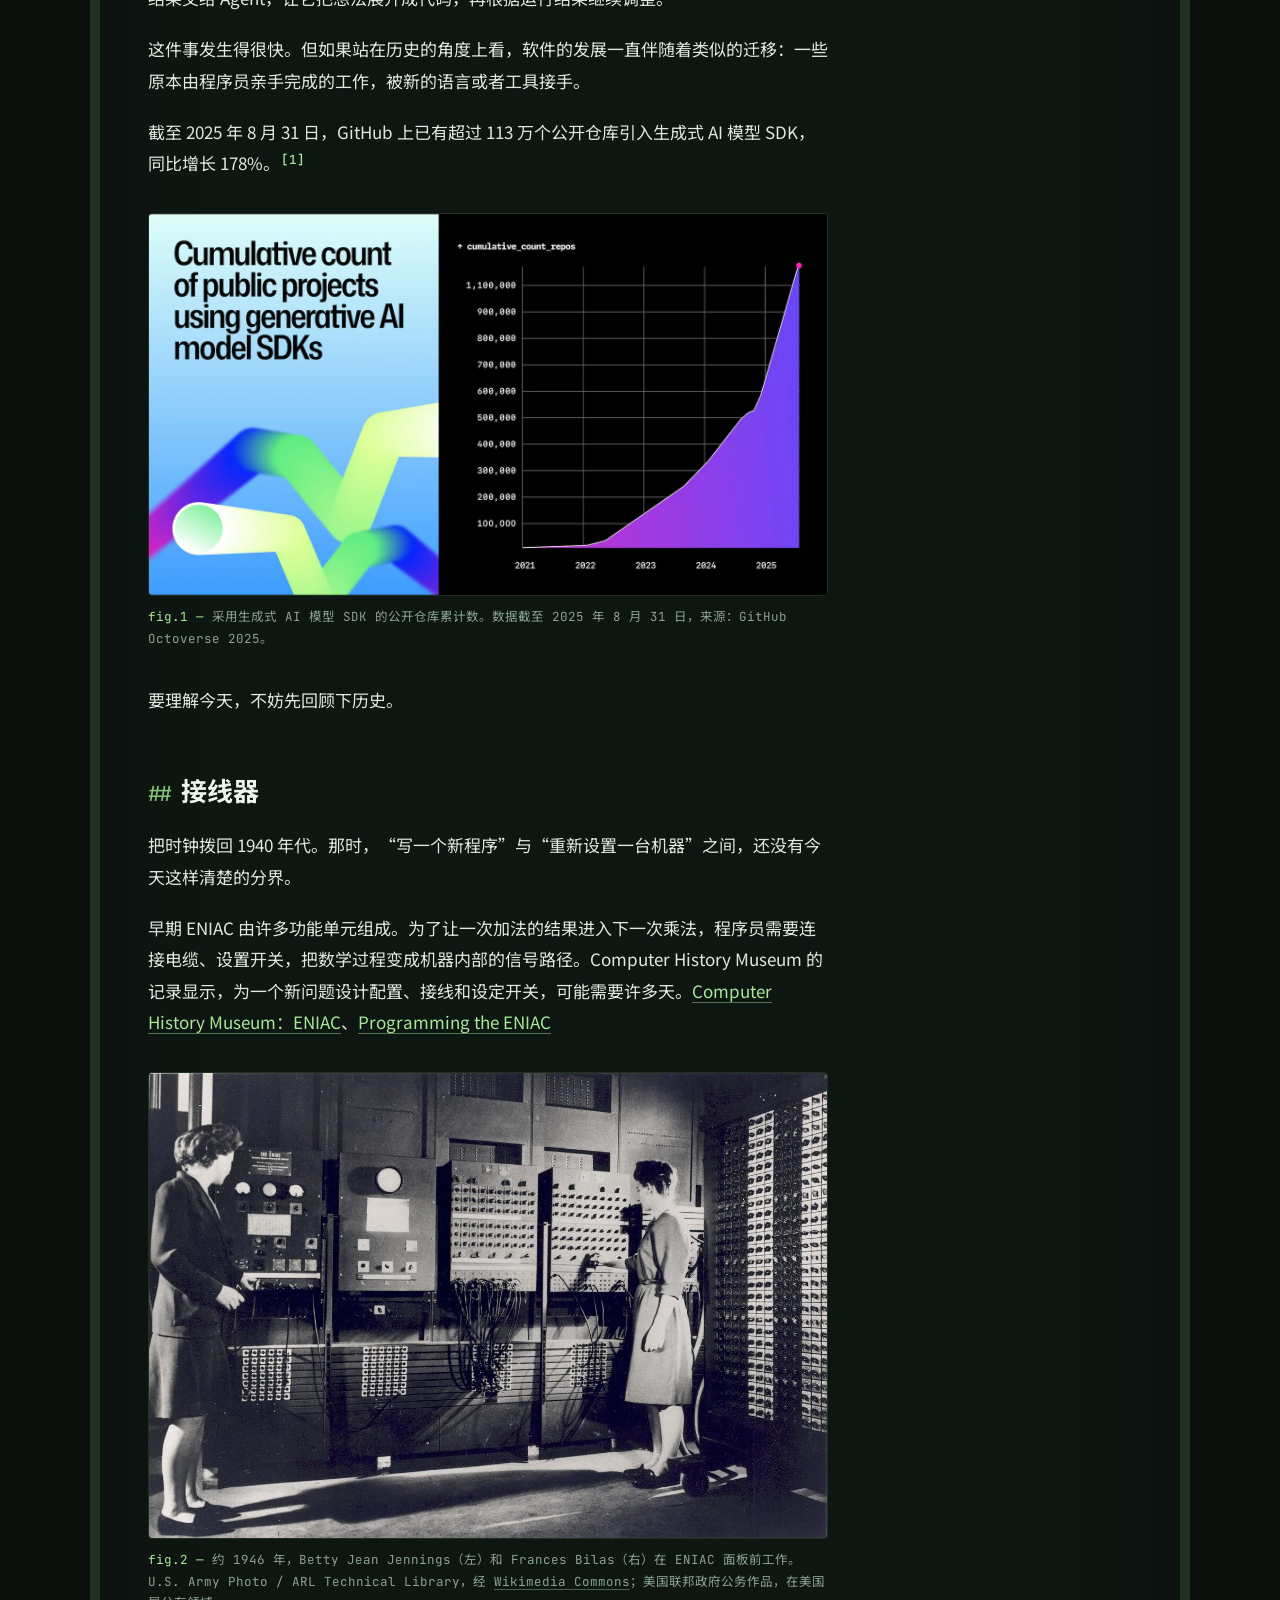
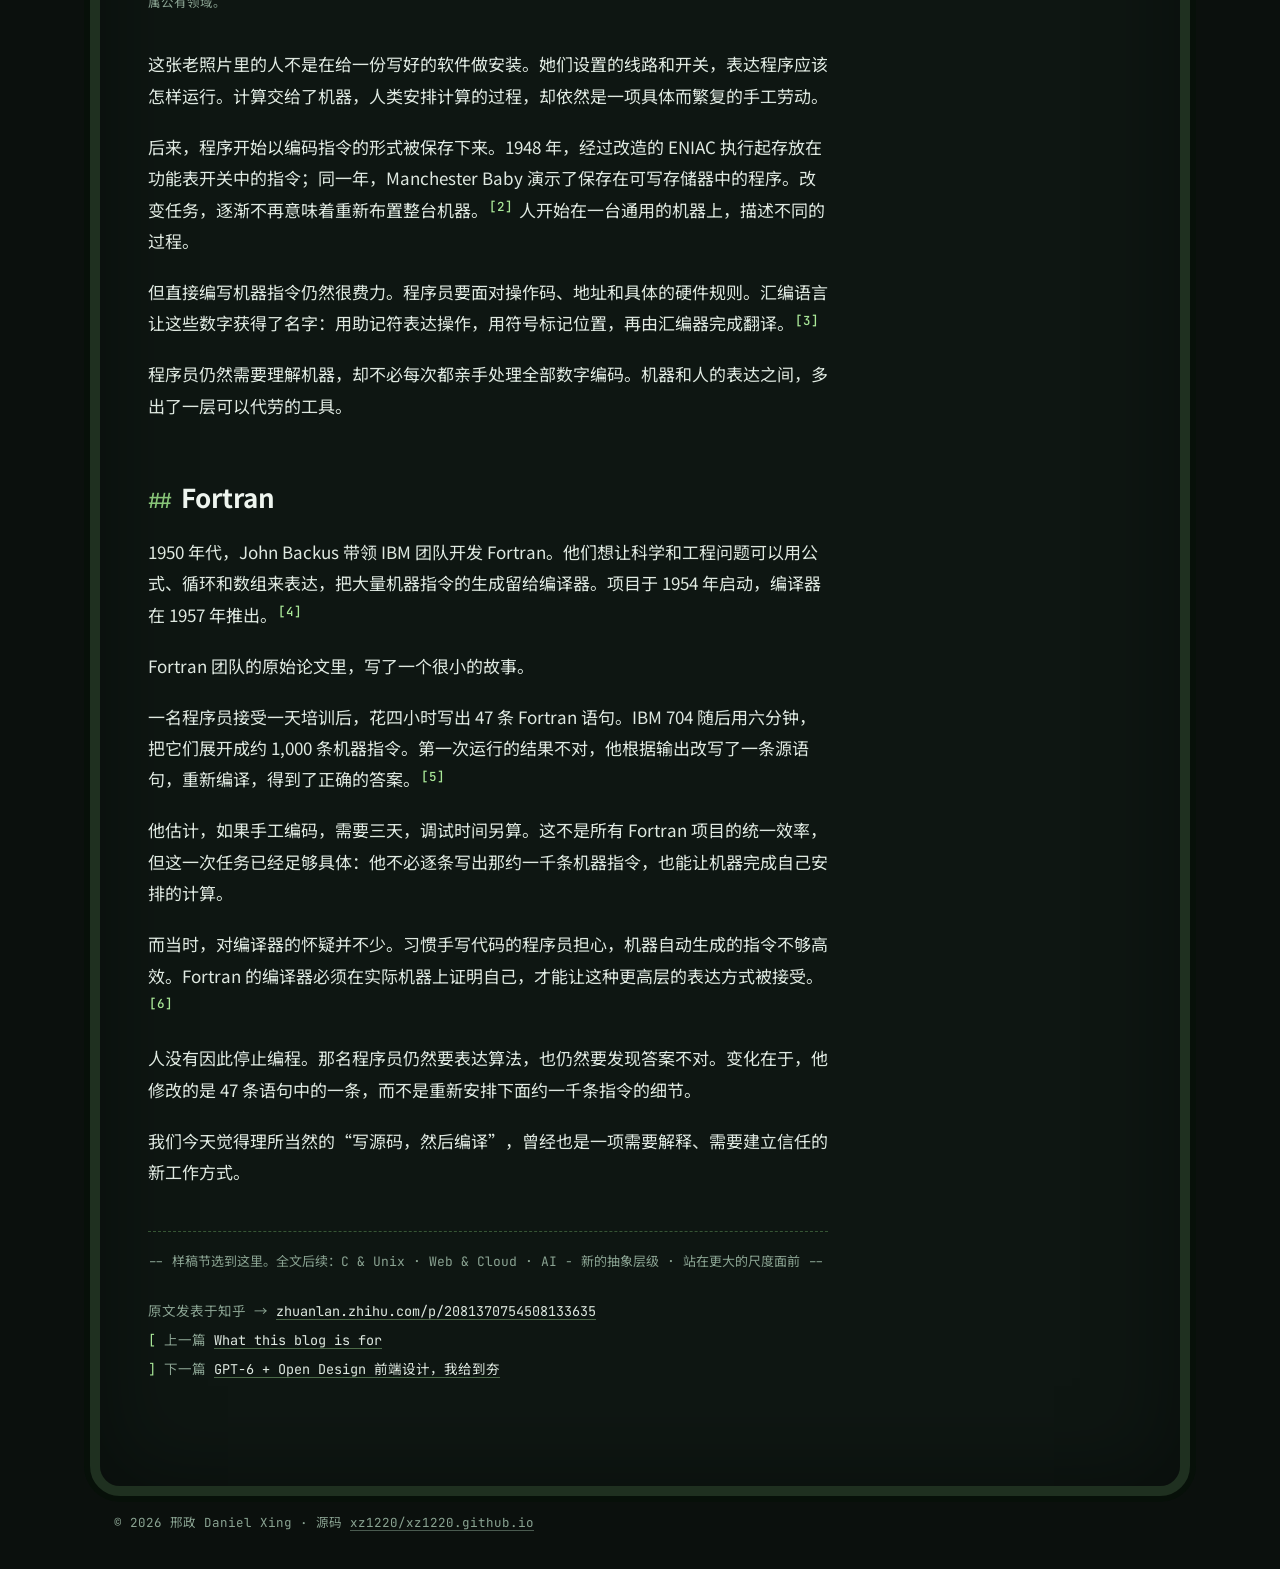
<file: c-terminal/article.html>
<!doctype html>
<html lang="zh-CN">
<head>
	<meta charset="utf-8" />
<meta name="robots" content="noindex, nofollow">
	<meta name="viewport" content="width=device-width, initial-scale=1" />
	<title>人类只是再次提升了编程的抽象层级 · 邢政 Daniel Xing</title>
	<link rel="stylesheet" href="../fonts/gf-ac3a0b472a.css">
	<link rel="stylesheet" href="term.css" />
	<style>
		.pager {
			padding: 28px 48px 0;
		}
		.pager .cmd {
			margin: 0;
			padding-bottom: 14px;
			border-bottom: 1px solid rgb(72 113 67 / 0.55);
		}

		/* reader mode: same frame, proportional type */
		.reader {
			display: grid;
			grid-template-columns: minmax(0, 680px) 220px;
			justify-content: space-between;
			gap: 56px;
			padding: 44px 48px 72px;
		}
		article {
			font: 400 17px/1.85 var(--font-read);
			color: var(--text);
		}
		.post-title {
			margin: 0 0 16px;
			font: 700 40px/1.3 var(--font-read);
			color: var(--text-hi);
			letter-spacing: 0.01em;
			word-break: keep-all;
			text-wrap: balance;
		}
		.meta {
			margin: 0 0 22px;
			font: 13px/1.7 var(--font-mono);
			color: var(--muted);
		}
		.meta span {
			white-space: nowrap;
		}
		.meta .tag {
			color: var(--label);
		}
		.deck {
			margin: 0 0 30px;
			font-size: 19px;
			line-height: 1.75;
			color: #bccbbf;
		}
		figure {
			margin: 34px 0;
		}
		figure img {
			display: block;
			width: 100%;
			height: auto;
			border: 1px solid var(--bezel);
			border-radius: 4px;
			background: #050806;
		}
		figcaption {
			margin-top: 10px;
			font: 12.5px/1.75 var(--font-mono);
			color: var(--muted);
			font-style: normal;
		}
		figcaption .fig {
			color: var(--phosphor);
		}
		figcaption a {
			color: inherit;
			text-decoration: underline;
			text-decoration-color: rgb(138 163 146 / 0.5);
			text-underline-offset: 3px;
		}
		.cover {
			margin-top: 0;
		}

		article p {
			margin: 0 0 1.15em;
		}
		article strong {
			color: #f4faf5;
			font-weight: 700;
		}
		article p a {
			color: var(--phosphor);
			text-decoration: underline;
			text-decoration-color: rgb(169 232 152 / 0.45);
			text-decoration-thickness: 1px;
			text-underline-offset: 4px;
		}
		article p a:hover {
			text-decoration-color: currentColor;
		}
		.ref a {
			font: 500 12.5px/1 var(--font-mono);
			text-decoration: none !important;
		}
		.ref {
			vertical-align: 0.4em;
			line-height: 0;
			margin: 0 0.1em;
		}
		blockquote {
			margin: 26px 0;
			padding: 4px 0 4px 20px;
			border-left: 2px solid var(--label);
			font: 500 16.5px/1.7 var(--font-mono);
			color: var(--value);
			text-shadow: 0 0 0.35em rgb(169 232 152 / 0.18);
		}
		blockquote p {
			margin: 0;
		}
		article h2 {
			margin: 2.2em 0 0.8em;
			font: 700 26px/1.4 var(--font-read);
			color: var(--text-hi);
		}
		article h2 .hash {
			margin-right: 0.45em;
			font: 500 0.8em var(--font-mono);
			color: var(--label);
		}
		.excerpt-end {
			margin: 44px 0 0;
			padding-top: 18px;
			border-top: 1px dashed rgb(72 113 67 / 0.7);
			font: 13px/1.8 var(--font-mono);
			color: var(--muted);
		}
		.post-foot {
			display: grid;
			gap: 6px;
			margin-top: 26px;
			font: 13.5px/1.7 var(--font-mono);
			color: var(--muted);
		}
		.post-foot a {
			color: var(--text);
			text-decoration: underline;
			text-decoration-color: rgb(169 232 152 / 0.4);
			text-underline-offset: 3px;
		}

		/* :toc pane — uses the right-hand space the current site leaves empty */
		.toc {
			position: sticky;
			top: 24px;
			align-self: start;
			font: 13px/1.6 var(--font-mono);
		}
		.toc-head {
			margin: 0 0 10px;
			color: var(--muted);
			font-weight: 400;
			font-size: 13px;
		}
		.toc ol {
			list-style: none;
			margin: 0;
			padding: 0;
			border-left: 1px solid rgb(72 113 67 / 0.55);
		}
		.toc a {
			display: block;
			padding: 4px 10px;
			color: var(--muted);
		}
		.toc a:hover {
			color: var(--text);
		}
		.toc a[aria-current] {
			margin-left: -1px;
			border-left: 2px solid var(--phosphor);
			color: var(--phosphor);
		}
		.toc a[aria-current]::before {
			content: "▸ ";
		}

		/* less(1)-style status line, sticky to the bottom of the viewport */
		.less {
			position: sticky;
			bottom: 0;
			z-index: 2;
			display: flex;
			gap: 0 18px;
			flex-wrap: wrap;
			padding: 7px 22px;
			background: var(--phosphor);
			color: #08110b;
			font: 500 13px/1.5 var(--font-mono);
		}
		.less .file {
			font-weight: 700;
		}
		.less .sep {
			opacity: 0.55;
		}

		@media (max-width: 1080px) {
			.reader {
				grid-template-columns: minmax(0, 680px);
				justify-content: center;
			}
			.toc {
				display: none;
			}
		}
		@media (max-width: 640px) {
			.pager {
				padding: 18px 16px 0;
			}
			.pager .cmd {
				font-size: 12.5px;
			}
			.reader {
				padding: 26px 16px 48px;
			}
			article {
				font-size: 16.5px;
				line-height: 1.85;
			}
			.post-title {
				font-size: 29px;
				line-height: 1.35;
			}
			.meta {
				font-size: 12px;
			}
			.deck {
				font-size: 17px;
			}
			blockquote {
				font-size: 15px;
				padding-left: 14px;
			}
			article h2 {
				font-size: 22px;
			}
			.less {
				flex-wrap: nowrap;
				gap: 0 8px;
				padding: 7px 14px;
				font-size: 12px;
				white-space: nowrap;
			}
			.less > * {
				flex: none;
			}
			.less .file {
				flex: 0 1 auto;
				min-width: 0;
				overflow: hidden;
				text-overflow: ellipsis;
			}
		}
	</style>
</head>
<body>
	<div class="crt">
		<div class="screen">
			<nav class="tmux" aria-label="主导航">
				<span class="session">[xz1220]</span>
				<a class="win" href="index.html">0:~</a>
				<a class="win" href="index.html#writing" aria-current="page">1:文章*</a>
				<a class="win" href="index.html#projects">2:项目</a>
				<a class="win" href="index.html#contact">3:关于</a>
				<span class="right">
					<span class="lang"><b>中</b> / <a href="#">EN</a></span>
					<span class="search"><kbd style="color: inherit">/</kbd> 搜索</span>
				</span>
			</nav>

			<div class="pager">
				<p class="cmd">
					<span class="ps1">xz1220@linux:<span class="path">~</span>$</span>
					less ~/writing/ai-agent-programming-abstraction.md
				</p>
			</div>

			<div class="reader">
				<article lang="zh-CN">
					<header>
						<h1 class="post-title">人类只是再次提升了<wbr />编程的抽象层级</h1>
						<p class="meta">
							<span>2026-09-02</span> · <span>22 min</span> · <span>updated 2026-09-24</span> · <span>zh-CN</span> ·
							<span class="tag">#ai-agents</span> <span class="tag">#software-engineering</span>
						</p>
						<p class="deck">从接线器到 Agent，人的意图正在更高层被表达。</p>
						<figure class="cover">
							<img
								src="../assets/the-architects-dream.jpg"
								alt="托马斯·科尔《建筑师之梦》：沉睡的建筑师躺在巨型柱头上，眼前层叠展开从埃及金字塔、希腊罗马神殿到哥特教堂的建筑文明。"
								width="1600"
								height="1000"
							/>
							<figcaption>
								<span class="fig">cover —</span>
								<a
									href="https://commons.wikimedia.org/wiki/File:Thomas_Cole_-_Architect%E2%80%99s_Dream_-_Google_Art_Project.jpg"
									>Thomas Cole, The Architect’s Dream, 1840 · Toledo Museum of Art · Public domain</a
								>
							</figcaption>
						</figure>
					</header>

					<section id="intro" aria-label="引言">
						<p>
							2026 年 5 月，Linux 和 Git 的创造者 Linus Torvalds 在一场对谈中，提到有人宣称自己 99% 的代码由 AI
							编写。他随即拿编译器打了个比方：
						</p>
						<blockquote lang="en"><p>“100% of their code is written by compilers. But they never say that.”</p></blockquote>
						<p>
							程序早就经过工具生成，只是过去人们不这样谈论它。他随后说，AI 正在改变编程的方式，却没有改变编程的基本问题。<a
								href="https://www.youtube.com/watch?v=fi29pfLcW4I&amp;t=1569s"
								>访谈，26:09</a
							>、<a href="https://www.youtube.com/watch?v=fi29pfLcW4I&amp;t=1649s">27:29</a>
						</p>
						<p>
							一个月后，Claude Code 核心建设者 Boris Cherny 在另一场访谈里，讲起自己的家庭：祖父使用穿孔卡，父亲写汇编，到了他这一代，使用
							Java、JavaScript 和 Python。他说，编程的抽象层级总是在上升。<a
								href="https://www.youtube.com/watch?v=RkQQ7WEor7w&amp;t=613s"
								>Boris 访谈</a
							>
						</p>
						<p>
							而他自己的工作，也从在编辑器里写代码，变成同时运行多个 Claude，再变成编写自动运行的循环，让这些循环提示
							Claude、判断下一步。他用一句话描述现在的工作：
						</p>
						<blockquote lang="en"><p>“My job is to write loops.”</p></blockquote>
						<p>
							其实程序员的工作不仅仅是编码。我们不会因为机器码是编译器生成的，就认为程序员没有在
							coding；同样的，在现在这个阶段，我们也不能因为代码是 AI 生成的，就认为程序员没有在 coding。
						</p>
						<p><strong>改变的从来都不是机器码或者代码是由谁写出来的，而是人编程的抽象层级。</strong></p>
						<p>
							AI Agent 带来的变化，正是人类再次提升了编程的抽象层级。我们开始把目标、约束和预期结果交给
							Agent，让它把想法展开成代码，再根据运行结果继续调整。
						</p>
						<p>
							这件事发生得很快。但如果站在历史的角度上看，软件的发展一直伴随着类似的迁移：一些原本由程序员亲手完成的工作，被新的语言或者工具接手。
						</p>
						<p>
							截至 2025 年 8 月 31 日，GitHub 上已有超过 113 万个公开仓库引入生成式 AI 模型 SDK，同比增长 178%。<sup class="ref"
								><a
									href="https://github.blog/news-insights/octoverse/octoverse-a-new-developer-joins-github-every-second-as-ai-leads-typescript-to-1/"
									>[1]</a
								></sup
							>
						</p>
						<figure>
							<img
								src="../assets/image-1.webp"
								alt="GitHub 上使用生成式 AI 模型 SDK 的公开仓库增长图"
								width="1440"
								height="810"
								loading="lazy"
							/>
							<figcaption>
								<span class="fig">fig.1 —</span> 采用生成式 AI 模型 SDK 的公开仓库累计数。数据截至 2025 年 8 月 31 日，来源：GitHub
								Octoverse 2025。
							</figcaption>
						</figure>
						<p>要理解今天，不妨先回顾下历史。</p>
					</section>

					<section id="s-wiring" aria-labelledby="h-wiring">
						<h2 id="h-wiring"><span class="hash" aria-hidden="true">##</span>接线器</h2>
						<p>把时钟拨回 1940 年代。那时，“写一个新程序”与“重新设置一台机器”之间，还没有今天这样清楚的分界。</p>
						<p>
							早期 ENIAC 由许多功能单元组成。为了让一次加法的结果进入下一次乘法，程序员需要连接电缆、设置开关，把数学过程变成机器内部的信号路径。Computer
							History Museum 的记录显示，为一个新问题设计配置、接线和设定开关，可能需要许多天。<a
								href="https://www.computerhistory.org/revolution/birth-of-the-computer/4/78"
								>Computer History Museum：ENIAC</a
							>、<a href="https://computerhistory.org/blog/programming-the-eniac-an-example-of-why-computer-history-is-hard/"
								>Programming the ENIAC</a
							>
						</p>
						<figure id="fig-eniac">
							<img
								src="../assets/image-2.webp"
								alt="Betty Jean Jennings 与 Frances Bilas 在 ENIAC 面板前工作"
								loading="lazy"
							/>
							<figcaption>
								<span class="fig">fig.2 —</span> 约 1946 年，Betty Jean Jennings（左）和 Frances Bilas（右）在 ENIAC
								面板前工作。U.S. Army Photo / ARL Technical Library，经
								<a href="https://commons.wikimedia.org/wiki/File:Two_women_operating_ENIAC_(full_resolution).jpg"
									>Wikimedia Commons</a
								>；美国联邦政府公务作品，在美国属公有领域。
							</figcaption>
						</figure>
						<p>
							这张老照片里的人不是在给一份写好的软件做安装。她们设置的线路和开关，表达程序应该怎样运行。计算交给了机器，人类安排计算的过程，却依然是一项具体而繁复的手工劳动。
						</p>
						<p>
							后来，程序开始以编码指令的形式被保存下来。1948 年，经过改造的 ENIAC 执行起存放在功能表开关中的指令；同一年，Manchester
							Baby 演示了保存在可写存储器中的程序。改变任务，逐渐不再意味着重新布置整台机器。<sup class="ref"
								><a href="https://www.computerhistory.org/timeline/computers/">[2]</a></sup
							>
							人开始在一台通用的机器上，描述不同的过程。
						</p>
						<p>
							但直接编写机器指令仍然很费力。程序员要面对操作码、地址和具体的硬件规则。汇编语言让这些数字获得了名字：用助记符表达操作，用符号标记位置，再由汇编器完成翻译。<sup
								class="ref"
								><a href="https://www.ibm.com/docs/en/zos-basic-skills?topic=zos-assembler-language">[3]</a></sup
							>
						</p>
						<p>程序员仍然需要理解机器，却不必每次都亲手处理全部数字编码。机器和人的表达之间，多出了一层可以代劳的工具。</p>
					</section>

					<section id="s-fortran" aria-labelledby="h-fortran">
						<h2 id="h-fortran"><span class="hash" aria-hidden="true">##</span>Fortran</h2>
						<p>
							1950 年代，John Backus 带领 IBM 团队开发 Fortran。他们想让科学和工程问题可以用公式、循环和数组来表达，把大量机器指令的生成留给编译器。项目于
							1954 年启动，编译器在 1957 年推出。<sup class="ref"
								><a href="https://www.ibm.com/history/john-backus">[4]</a></sup
							>
						</p>
						<p>Fortran 团队的原始论文里，写了一个很小的故事。</p>
						<p>
							一名程序员接受一天培训后，花四小时写出 47 条 Fortran 语句。IBM 704 随后用六分钟，把它们展开成约 1,000
							条机器指令。第一次运行的结果不对，他根据输出改写了一条源语句，重新编译，得到了正确的答案。<sup class="ref"
								><a
									href="https://softwarepreservation.computerhistory.org/FORTRAN/paper/BackusEtAl-FortranAutomaticCodingSystem-1957.pdf"
									>[5]</a
								></sup
							>
						</p>
						<p>
							他估计，如果手工编码，需要三天，调试时间另算。这不是所有 Fortran
							项目的统一效率，但这一次任务已经足够具体：他不必逐条写出那约一千条机器指令，也能让机器完成自己安排的计算。
						</p>
						<p>
							而当时，对编译器的怀疑并不少。习惯手写代码的程序员担心，机器自动生成的指令不够高效。Fortran
							的编译器必须在实际机器上证明自己，才能让这种更高层的表达方式被接受。<sup class="ref"
								><a href="https://www.computerhistory.org/timeline/1957/">[6]</a></sup
							>
						</p>
						<p>
							人没有因此停止编程。那名程序员仍然要表达算法，也仍然要发现答案不对。变化在于，他修改的是 47
							条语句中的一条，而不是重新安排下面约一千条指令的细节。
						</p>
						<p>我们今天觉得理所当然的“写源码，然后编译”，曾经也是一项需要解释、需要建立信任的新工作方式。</p>
					</section>

					<p class="excerpt-end">
						-- 样稿节选到这里。全文后续：C &amp; Unix · Web &amp; Cloud · AI - 新的抽象层级 · 站在更大的尺度面前 --
					</p>
					<footer class="post-foot">
						<span>原文发表于知乎 → <a href="https://zhuanlan.zhihu.com/p/2081370754508133635">zhuanlan.zhihu.com/p/2081370754508133635</a></span>
						<span><kbd>[</kbd> 上一篇 <a href="#">What this blog is for</a></span>
						<span><kbd>]</kbd> 下一篇 <a href="#">GPT-6 + Open Design 前端设计，我给到夯</a></span>
					</footer>
				</article>

				<nav class="toc" aria-label="本文目录">
					<p class="toc-head">:toc</p>
					<ol>
						<li><a href="#intro" aria-current="true">引言</a></li>
						<li><a href="#s-wiring">接线器</a></li>
						<li><a href="#s-fortran">Fortran</a></li>
						<li><a href="#">C &amp; Unix</a></li>
						<li><a href="#">Web &amp; Cloud</a></li>
						<li><a href="#">AI - 新的抽象层级</a></li>
						<li><a href="#">站在更大的尺度面前</a></li>
					</ol>
				</nav>
			</div>

			<div class="less" role="status" aria-label="阅读位置">
				<span class="file">ai-agent-programming-abstraction.md</span>
				<span class="sep">·</span>
				<span class="pct">12%</span>
				<span class="sep">·</span>
				<span><kbd style="color: inherit">q</kbd> 返回</span>
				<span class="sep">·</span>
				<span><kbd style="color: inherit">]</kbd> 下一篇</span>
			</div>
		</div>
	</div>
	<p class="colophon">
		© 2026 邢政 Daniel Xing · 源码 <a href="https://github.com/xz1220/xz1220.github.io">xz1220/xz1220.github.io</a>
	</p>

	<script>
		// less(1) reports how far the bottom of the screen has reached; mirror that.
		const pct = document.querySelector(".less .pct");
		const update = () => {
			const h = document.documentElement.scrollHeight;
			pct.textContent = Math.min(100, Math.round(((scrollY + innerHeight) / h) * 100)) + "%";
		};
		addEventListener("scroll", update, { passive: true });
		update();

		// :toc scrollspy
		const links = [...document.querySelectorAll(".toc a")];
		const sections = links
			.filter((a) => a.getAttribute("href").length > 1)
			.map((a) => document.querySelector(a.getAttribute("href")));
		const spy = () => {
			let active = sections[0];
			for (const s of sections) if (s.getBoundingClientRect().top < innerHeight * 0.35) active = s;
			links.forEach((a) => a.toggleAttribute("aria-current", a.getAttribute("href") === "#" + active.id));
		};
		addEventListener("scroll", spy, { passive: true });
		spy();

		addEventListener("keydown", (e) => {
			if (e.metaKey || e.ctrlKey || e.altKey) return;
			if (e.key === "j") scrollBy({ top: 120 });
			if (e.key === "k") scrollBy({ top: -120 });
			if (e.key === "q") location.href = "index.html#writing";
		});
	</script>
</body>
</html>
</file>
<file: fonts/gf-7d6fbafe97.css>
/* latin */
@font-face {
  font-family: 'Instrument Serif';
  font-style: italic;
  font-weight: 400;
  font-display: swap;
  src: url(files/instrumentserif-v5-jizHRFtNs2ka5fXjeivQ4LroWlx-6zAjjH7M.woff2) format('woff2');
  unicode-range: U+0000-00FF, U+0131, U+0152-0153, U+02BB-02BC, U+02C6, U+02DA, U+02DC, U+0304, U+0308, U+0329, U+2000-206F, U+20AC, U+2122, U+2191, U+2193, U+2212, U+2215, U+FEFF, U+FFFD;
}

/* latin */
@font-face {
  font-family: 'Instrument Serif';
  font-style: normal;
  font-weight: 400;
  font-display: swap;
  src: url(files/instrumentserif-v5-jizBRFtNs2ka5fXjeivQ4LroWlx-6zUTjg.woff2) format('woff2');
  unicode-range: U+0000-00FF, U+0131, U+0152-0153, U+02BB-02BC, U+02C6, U+02DA, U+02DC, U+0304, U+0308, U+0329, U+2000-206F, U+20AC, U+2122, U+2191, U+2193, U+2212, U+2215, U+FEFF, U+FFFD;
}

/* latin */
@font-face {
  font-family: 'JetBrains Mono';
  font-style: normal;
  font-weight: 400;
  font-display: swap;
  src: url(files/jetbrainsmono-v24-tDbv2o-flEEny0FZhsfKu5WU4zr3E_BX0PnT8RD8yKwBNntkaToggR7BYRbKPxDcwg.woff2) format('woff2');
  unicode-range: U+0000-00FF, U+0131, U+0152-0153, U+02BB-02BC, U+02C6, U+02DA, U+02DC, U+0304, U+0308, U+0329, U+2000-206F, U+20AC, U+2122, U+2191, U+2193, U+2212, U+2215, U+FEFF, U+FFFD;
}

/* latin */
@font-face {
  font-family: 'JetBrains Mono';
  font-style: normal;
  font-weight: 500;
  font-display: swap;
  src: url(files/jetbrainsmono-v24-tDbv2o-flEEny0FZhsfKu5WU4zr3E_BX0PnT8RD8yKwBNntkaToggR7BYRbKPxDcwg.woff2) format('woff2');
  unicode-range: U+0000-00FF, U+0131, U+0152-0153, U+02BB-02BC, U+02C6, U+02DA, U+02DC, U+0304, U+0308, U+0329, U+2000-206F, U+20AC, U+2122, U+2191, U+2193, U+2212, U+2215, U+FEFF, U+FFFD;
}

@font-face {
  font-family: 'Noto Sans SC';
  font-style: normal;
  font-weight: 400;
  font-display: swap;
  src: url(files/notosanssc-v41-k3kXo84MPvpLmixcA63oeALhLOCT-xWNm8Hqd37g1OkDRZe7lR4sg1IzSy-MNbE9VH8V.28.woff2) format('woff2');
  unicode-range: U+94f5, U+94f7, U+94f9, U+94fb-94fd, U+94ff, U+9503-9504, U+9506-9507, U+9509-950a, U+950d-950f, U+9511-9518, U+951a-9520, U+9522, U+9528-952d, U+9530-953a, U+953c-953f, U+9543-9546, U+9548-9550, U+9552-9555, U+9557-955b, U+955d-9568, U+956a-956d, U+9570-9574, U+9583, U+9586, U+9589, U+958e-958f, U+9591-9592, U+9594, U+9598-9599, U+959e-95a0, U+95a2-95a6, U+95a8-95b2, U+95b4, U+95b8-95c3;
}

@font-face {
  font-family: 'Noto Sans SC';
  font-style: normal;
  font-weight: 400;
  font-display: swap;
  src: url(files/notosanssc-v41-k3kXo84MPvpLmixcA63oeALhLOCT-xWNm8Hqd37g1OkDRZe7lR4sg1IzSy-MNbE9VH8V.37.woff2) format('woff2');
  unicode-range: U+8882, U+8884-8886, U+8888, U+888f, U+8892-8893, U+889b, U+88a2, U+88a4, U+88a6, U+88a8, U+88aa, U+88ae, U+88b1, U+88b4, U+88b7, U+88bc, U+88c0, U+88c6-88c9, U+88ce-88cf, U+88d1-88d3, U+88d8, U+88db-88dd, U+88df, U+88e1-88e3, U+88e5, U+88e8, U+88ec, U+88f0-88f1, U+88f3-88f4, U+88fc-88fe, U+8900, U+8902, U+8906-8907, U+8909-890c, U+8912-8915, U+8918-891b, U+8921, U+8925, U+892b, U+8930, U+8932, U+8934, U+8936, U+893b, U+893d, U+8941, U+894c, U+8955-8956, U+8959, U+895c, U+895e-8960, U+8966, U+896a, U+896c, U+896f-8970, U+8972, U+897b, U+897e, U+8980, U+8983, U+8985, U+8987-8988, U+898c, U+898f, U+8993, U+8997, U+899a, U+89a1, U+89a7, U+89a9-89aa, U+89b2-89b3, U+89b7, U+89c0, U+89c7, U+89ca-89cc, U+89ce-89d1, U+89d6, U+89da, U+89dc, U+89de, U+89e5, U+89e7, U+89eb, U+89ef, U+89f1, U+89f3-89f4, U+89f8, U+89ff, U+8a01-8a03, U+8a07-8a0a, U+8a0e-8a0f, U+8a13;
}

@font-face {
  font-family: 'Noto Sans SC';
  font-style: normal;
  font-weight: 400;
  font-display: swap;
  src: url(files/notosanssc-v41-k3kXo84MPvpLmixcA63oeALhLOCT-xWNm8Hqd37g1OkDRZe7lR4sg1IzSy-MNbE9VH8V.41.woff2) format('woff2');
  unicode-range: U+82bc, U+82be, U+82c0-82c2, U+82c4-82c8, U+82ca-82cc, U+82ce, U+82d0, U+82d2-82d3, U+82d5-82d6, U+82d8-82d9, U+82dc-82de, U+82e0-82e4, U+82e7, U+82e9-82eb, U+82ed-82ee, U+82f3-82f4, U+82f7-82f8, U+82fa-8301, U+8306-8308, U+830c-830d, U+830f, U+8311, U+8313-8315, U+8318, U+831a-831b, U+831d, U+8324, U+8327, U+832a, U+832c-832d, U+832f, U+8331-8334, U+833a-833c, U+8340, U+8343-8345, U+8347-8348, U+834a, U+834c, U+834f, U+8351, U+8356, U+8358-835c, U+835e, U+8360, U+8364-8366, U+8368-836a, U+836c-836e, U+8373, U+8378, U+837b-837d, U+837f-8380, U+8382, U+8388, U+838a-838b, U+8392, U+8394, U+8396, U+8398-8399, U+839b-839c, U+83a0, U+83a2-83a3, U+83a8-83aa, U+83ae-83b0, U+83b3-83b4, U+83b6, U+83b8, U+83ba, U+83bc-83bd, U+83bf-83c0, U+83c2;
}

@font-face {
  font-family: 'Noto Sans SC';
  font-style: normal;
  font-weight: 400;
  font-display: swap;
  src: url(files/notosanssc-v41-k3kXo84MPvpLmixcA63oeALhLOCT-xWNm8Hqd37g1OkDRZe7lR4sg1IzSy-MNbE9VH8V.43.woff2) format('woff2');
  unicode-range: U+8016, U+8018-8019, U+801c, U+801e, U+8026-802a, U+8031, U+8034-8035, U+8037, U+8043, U+804b, U+804d, U+8052, U+8056, U+8059, U+805e, U+8061, U+8068-8069, U+806e-8074, U+8076-8078, U+807c-8080, U+8082, U+8084-8085, U+8088, U+808f, U+8093, U+809c, U+809f, U+80ab, U+80ad-80ae, U+80b1, U+80b6-80b8, U+80bc-80bd, U+80c2, U+80c4, U+80ca, U+80cd, U+80d1, U+80d4, U+80d7, U+80d9-80db, U+80dd, U+80e0, U+80e4-80e5, U+80e7-80ed, U+80ef-80f1, U+80f3-80f4, U+80fc, U+8101, U+8104-8105, U+8107-8108, U+810c-810e, U+8112-8115, U+8117-8119, U+811b-811f, U+8121-8130, U+8132-8134, U+8137, U+8139, U+813f-8140, U+8142, U+8146, U+8148, U+814d-814e, U+8151, U+8153, U+8158-815a, U+815e, U+8160;
}

@font-face {
  font-family: 'Noto Sans SC';
  font-style: normal;
  font-weight: 400;
  font-display: swap;
  src: url(files/notosanssc-v41-k3kXo84MPvpLmixcA63oeALhLOCT-xWNm8Hqd37g1OkDRZe7lR4sg1IzSy-MNbE9VH8V.56.woff2) format('woff2');
  unicode-range: U+71a8, U+71af, U+71b1-71bc, U+71be, U+71c1-71c2, U+71c4, U+71c8-71cb, U+71ce-71d0, U+71d2, U+71d4, U+71d9-71da, U+71dc, U+71df-71e0, U+71e6-71e8, U+71ea, U+71ed-71ee, U+71f4, U+71f6, U+71f9, U+71fb-71fc, U+71ff-7200, U+7207, U+720c-720d, U+7210, U+7216, U+721a-721e, U+7223, U+7228, U+722b, U+722d-722e, U+7230, U+7232, U+723a-723c, U+723e-7242, U+7246, U+724b, U+724d-724e, U+7252, U+7256, U+7258, U+725a, U+725c-725d, U+7260, U+7264-7266, U+726a, U+726c, U+726e-726f, U+7271, U+7273-7274, U+7278, U+727b, U+727d-727e, U+7281-7282, U+7284, U+7287, U+728a, U+728d, U+728f, U+7292, U+729b, U+729f-72a0, U+72a7, U+72ad-72ae, U+72b0-72b5, U+72b7-72b8, U+72ba-72be, U+72c0-72c1, U+72c3, U+72c5-72c6, U+72c8, U+72cc-72ce, U+72d2, U+72d6, U+72db, U+72dd-72df, U+72e1, U+72e5;
}

@font-face {
  font-family: 'Noto Sans SC';
  font-style: normal;
  font-weight: 400;
  font-display: swap;
  src: url(files/notosanssc-v41-k3kXo84MPvpLmixcA63oeALhLOCT-xWNm8Hqd37g1OkDRZe7lR4sg1IzSy-MNbE9VH8V.59.woff2) format('woff2');
  unicode-range: U+6dc3, U+6dc5-6dc6, U+6dc9, U+6dcc, U+6dcf, U+6dd2-6dd3, U+6dd6, U+6dd9-6dde, U+6de0, U+6de4, U+6de6, U+6de8-6dea, U+6dec, U+6def-6df0, U+6df5-6df6, U+6df8, U+6dfa, U+6dfc, U+6e03-6e04, U+6e07-6e09, U+6e0b-6e0c, U+6e0e, U+6e11, U+6e13, U+6e15-6e16, U+6e19-6e1b, U+6e1e-6e1f, U+6e22, U+6e25-6e27, U+6e2b-6e2c, U+6e36-6e37, U+6e39-6e3a, U+6e3c-6e41, U+6e44-6e45, U+6e47, U+6e49-6e4b, U+6e4d-6e4e, U+6e51, U+6e53-6e55, U+6e5c-6e5f, U+6e61-6e63, U+6e65-6e67, U+6e6a-6e6b, U+6e6d-6e70, U+6e72-6e74, U+6e76-6e78, U+6e7c, U+6e80-6e82, U+6e86-6e87, U+6e89, U+6e8d, U+6e8f, U+6e96, U+6e98, U+6e9d-6e9f, U+6ea1, U+6ea5-6ea7, U+6eab, U+6eb1-6eb2, U+6eb4, U+6eb7, U+6ebb-6ebd, U+6ebf-6ec6, U+6ec8-6ec9, U+6ecc, U+6ecf-6ed0, U+6ed3-6ed4, U+6ed7-6ed8;
}

@font-face {
  font-family: 'Noto Sans SC';
  font-style: normal;
  font-weight: 400;
  font-display: swap;
  src: url(files/notosanssc-v41-k3kXo84MPvpLmixcA63oeALhLOCT-xWNm8Hqd37g1OkDRZe7lR4sg1IzSy-MNbE9VH8V.68.woff2) format('woff2');
  unicode-range: U+622c, U+622e-6230, U+6232, U+6238, U+623b, U+623d-623e, U+6243, U+6246, U+6248-6249, U+624c, U+6255, U+6259, U+625e, U+6260-6261, U+6265-6266, U+626a, U+6271, U+627a, U+627c-627d, U+6283, U+6286, U+6289, U+628e, U+6294, U+629c, U+629e-629f, U+62a1, U+62a8, U+62ba-62bb, U+62bf, U+62c2, U+62c4, U+62c8, U+62ca-62cb, U+62cf, U+62d1, U+62d7, U+62d9-62da, U+62dd, U+62e0-62e1, U+62e3-62e4, U+62e7, U+62eb, U+62ee, U+62f0, U+62f4-62f6, U+6308, U+630a-630e, U+6310, U+6312-6313, U+6317, U+6319, U+631b, U+631d-631f, U+6322, U+6326, U+6329, U+6331-6332, U+6334-6337, U+6339, U+633b-633c, U+633e-6340, U+6343, U+6347, U+634b-634e, U+6354, U+635c-635d, U+6368-6369, U+636d, U+636f-6372, U+6376, U+637a-637b, U+637d, U+6382-6383, U+6387, U+638a-638b, U+638d-638e, U+6391, U+6393-6397, U+6399, U+639b, U+639e-639f, U+63a1, U+63a3-63a4, U+63ac-63ae, U+63b1-63b5;
}

@font-face {
  font-family: 'Noto Sans SC';
  font-style: normal;
  font-weight: 400;
  font-display: swap;
  src: url(files/notosanssc-v41-k3kXo84MPvpLmixcA63oeALhLOCT-xWNm8Hqd37g1OkDRZe7lR4sg1IzSy-MNbE9VH8V.73.woff2) format('woff2');
  unicode-range: U+5bec, U+5bee-5bf0, U+5bf2-5bf3, U+5bf5-5bf6, U+5bfe, U+5c02-5c03, U+5c05, U+5c07-5c09, U+5c0b-5c0c, U+5c0e, U+5c10, U+5c12-5c13, U+5c15, U+5c17, U+5c19, U+5c1b-5c1c, U+5c1e-5c1f, U+5c22, U+5c25, U+5c28, U+5c2a-5c2b, U+5c2f-5c30, U+5c37, U+5c3b, U+5c43-5c44, U+5c46-5c47, U+5c4d, U+5c50, U+5c59, U+5c5b-5c5c, U+5c62-5c64, U+5c66, U+5c6c, U+5c6e, U+5c74, U+5c78-5c7e, U+5c80, U+5c83-5c84, U+5c88, U+5c8b-5c8d, U+5c91, U+5c94-5c96, U+5c98-5c99, U+5c9c, U+5c9e, U+5ca1-5ca3, U+5cab-5cac, U+5cb1, U+5cb5, U+5cb7, U+5cba, U+5cbd-5cbf, U+5cc1, U+5cc3-5cc4, U+5cc7, U+5ccb, U+5cd2, U+5cd8-5cd9, U+5cdf-5ce0, U+5ce3-5ce6, U+5ce8-5cea, U+5ced, U+5cef, U+5cf3-5cf4, U+5cf6, U+5cf8, U+5cfd, U+5d00-5d04, U+5d06, U+5d08, U+5d0b-5d0d, U+5d0f-5d13, U+5d15, U+5d17-5d1a, U+5d1d-5d22, U+5d24-5d25;
}
@font-face {
  font-family: 'Noto Sans SC';
  font-style: normal;
  font-weight: 400;
  font-display: swap;
  src: url(files/notosanssc-v41-k3kXo84MPvpLmixcA63oeALhLOCT-xWNm8Hqd37g1OkDRZe7lR4sg1IzSy-MNbE9VH8V.74.woff2) format('woff2');
  unicode-range: U+5aa0, U+5aa3-5aa4, U+5aaa, U+5aae-5aaf, U+5ab1-5ab2, U+5ab4-5ab5, U+5ab7-5aba, U+5abd-5abf, U+5ac3-5ac4, U+5ac6-5ac8, U+5aca-5acb, U+5acd, U+5acf-5ad2, U+5ad4, U+5ad8-5ada, U+5adc, U+5adf-5ae2, U+5ae4, U+5ae6, U+5ae8, U+5aea-5aed, U+5af0-5af3, U+5af5, U+5af9-5afb, U+5afd, U+5b01, U+5b05, U+5b08, U+5b0b-5b0c, U+5b11, U+5b16-5b17, U+5b1b, U+5b21-5b22, U+5b24, U+5b27-5b2e, U+5b30, U+5b32, U+5b34, U+5b36-5b38, U+5b3e-5b40, U+5b43, U+5b45, U+5b4a-5b4b, U+5b51-5b53, U+5b56, U+5b5a-5b5b, U+5b62, U+5b65, U+5b67, U+5b6a-5b6e, U+5b70-5b71, U+5b73, U+5b7a-5b7b, U+5b7f-5b80, U+5b84, U+5b8d, U+5b91, U+5b93-5b95, U+5b9f, U+5ba5-5ba6, U+5bac, U+5bae, U+5bb8, U+5bc0, U+5bc3, U+5bcb, U+5bd0-5bd1, U+5bd4-5bd8, U+5bda-5bdc, U+5be2, U+5be4-5be5, U+5be7, U+5be9, U+5beb;
}

@font-face {
  font-family: 'Noto Sans SC';
  font-style: normal;
  font-weight: 400;
  font-display: swap;
  src: url(files/notosanssc-v41-k3kXo84MPvpLmixcA63oeALhLOCT-xWNm8Hqd37g1OkDRZe7lR4sg1IzSy-MNbE9VH8V.76.woff2) format('woff2');
  unicode-range: U+5820, U+5822-5823, U+5825-5826, U+582c, U+582f, U+5831, U+583a, U+583d, U+583f-5842, U+5844-5846, U+5848, U+584a, U+584d, U+5852, U+5857, U+5859-585a, U+585c-585d, U+5862, U+5868-5869, U+586c-586d, U+586f-5873, U+5875, U+5879, U+587d-587e, U+5880-5881, U+5888-588a, U+588d, U+5892, U+5896-5898, U+589a, U+589c-589d, U+58a0-58a1, U+58a3, U+58a6, U+58a9, U+58ab-58ae, U+58b0, U+58b3, U+58bb-58bf, U+58c2-58c3, U+58c5-58c8, U+58ca, U+58cc, U+58ce, U+58d1-58d3, U+58d5, U+58d8-58d9, U+58de-58df, U+58e2, U+58e9, U+58ec, U+58ef, U+58f1-58f2, U+58f5, U+58f7-58f8, U+58fa, U+58fd, U+5900, U+5902, U+5906, U+5908-590c, U+590e, U+5910, U+5914, U+5919, U+591b, U+591d-591e, U+5920, U+5922-5925, U+5928, U+592c-592d, U+592f, U+5932, U+5936, U+593c, U+593e, U+5940-5942, U+5944, U+594c-594d, U+5950, U+5953, U+5958, U+595a, U+5961, U+5966-5968;
}

@font-face {
  font-family: 'Noto Sans SC';
  font-style: normal;
  font-weight: 400;
  font-display: swap;
  src: url(files/notosanssc-v41-k3kXo84MPvpLmixcA63oeALhLOCT-xWNm8Hqd37g1OkDRZe7lR4sg1IzSy-MNbE9VH8V.82.woff2) format('woff2');
  unicode-range: U+5104, U+5106-5107, U+5109-510b, U+510d, U+510f-5110, U+5113, U+5115, U+5117-5118, U+511a-511c, U+511e-511f, U+5121, U+5128, U+512b-512d, U+5131-5135, U+5137-5139, U+513c, U+5140, U+5142, U+5147, U+514c, U+514e-5150, U+5155-5158, U+5162, U+5169, U+5172, U+517f, U+5181-5184, U+5186-5187, U+518b, U+518f, U+5191, U+5195-5197, U+519a, U+51a2-51a3, U+51a6-51ab, U+51ad-51ae, U+51b1, U+51b4, U+51bc-51bd, U+51bf, U+51c3, U+51c7-51c8, U+51ca-51cb, U+51cd-51ce, U+51d4, U+51d6, U+51db-51dc, U+51e6, U+51e8-51eb, U+51f1, U+51f5, U+51fc, U+51ff, U+5202, U+5205, U+5208, U+520b, U+520d-520e, U+5215-5216, U+5228, U+522a, U+522c-522d, U+5233, U+523c-523d, U+523f-5240, U+5245, U+5247, U+5249, U+524b-524c, U+524e, U+5250, U+525b-525f, U+5261, U+5263-5264, U+5270, U+5273, U+5275, U+5277, U+527d, U+527f, U+5281-5285, U+5287;
}

@font-face {
  font-family: 'Noto Sans SC';
  font-style: normal;
  font-weight: 400;
  font-display: swap;
  src: url(files/notosanssc-v41-k3kXo84MPvpLmixcA63oeALhLOCT-xWNm8Hqd37g1OkDRZe7lR4sg1IzSy-MNbE9VH8V.87.woff2) format('woff2');
  unicode-range: U+2651-2655, U+2658, U+265a-265b, U+265d-265e, U+2660-266d, U+266f, U+267b, U+2688, U+2693-2696, U+2698-2699, U+269c, U+26a0-26a1, U+26a4, U+26aa-26ab, U+26bd-26be, U+26c4-26c5, U+26d4, U+26e9, U+26f0-26f1, U+26f3, U+26f5, U+26fd, U+2702, U+2704-2706, U+2708-270f, U+2712-2718, U+271a-271b, U+271d, U+271f, U+2721, U+2724-2730, U+2732-2734, U+273a, U+273d-2744, U+2747-2749, U+274c, U+274e-274f, U+2753-2757, U+275b, U+275d-275e, U+2763, U+2765-2767, U+276e-276f, U+2776-277e, U+2780-2782, U+278a-278c, U+278e, U+2794-2796, U+279c;
}
@font-face {
  font-family: 'Noto Sans SC';
  font-style: normal;
  font-weight: 400;
  font-display: swap;
  src: url(files/notosanssc-v41-k3kXo84MPvpLmixcA63oeALhLOCT-xWNm8Hqd37g1OkDRZe7lR4sg1IzSy-MNbE9VH8V.88.woff2) format('woff2');
  unicode-range: U+2550-2551, U+2554, U+2557, U+255a-255b, U+255d, U+255f-2560, U+2562-2563, U+2565-2567, U+2569-256a, U+256c-2572, U+2579, U+2580-2595, U+25a1, U+25a3, U+25a9-25ad, U+25b0, U+25b3-25bb, U+25bd-25c2, U+25c4, U+25c8-25cb, U+25cd, U+25d0-25d1, U+25d4-25d5, U+25d8, U+25dc-25e6, U+25ea-25eb, U+25ef, U+25fe, U+2600-2604, U+2609, U+260e-260f, U+2611, U+2614-2615, U+2618, U+261a-2620, U+2622-2623, U+262a, U+262d-2630, U+2639-2640, U+2642, U+2648-2650;
}

@font-face {
  font-family: 'Noto Sans SC';
  font-style: normal;
  font-weight: 400;
  font-display: swap;
  src: url(files/notosanssc-v41-k3kXo84MPvpLmixcA63oeALhLOCT-xWNm8Hqd37g1OkDRZe7lR4sg1IzSy-MNbE9VH8V.90.woff2) format('woff2');
  unicode-range: U+207c-2083, U+208c-208e, U+2092, U+20a6, U+20a8-20ad, U+20af, U+20b1, U+20b4-20b5, U+20b8-20ba, U+20bd, U+20db, U+20dd, U+20e0, U+20e3, U+2105, U+2109, U+2113, U+2116-2117, U+2120-2121, U+2126, U+212b, U+2133, U+2139, U+2194, U+2196-2199, U+21a0, U+21a9-21aa, U+21af, U+21b3, U+21b5, U+21ba-21bb, U+21c4, U+21ca, U+21cc, U+21d0-21d4, U+21e1, U+21e6-21e9, U+2200, U+2202, U+2205-2208, U+220f, U+2211-2212, U+2215, U+2217-2219, U+221d-2220, U+2223, U+2225, U+2227-222b, U+222e, U+2234-2237, U+223c-223d, U+2248, U+224c, U+2252, U+2256, U+2260-2261, U+2266-2267, U+226a-226b, U+226e-226f, U+2282-2283, U+2295, U+2297, U+2299, U+22a5, U+22b0-22b1, U+22b9, U+22bf, U+22c5-22c6, U+22ef, U+2304, U+2307, U+230b, U+2312-2314, U+2318, U+231a-231b, U+2323, U+239b, U+239d-239e, U+23a0, U+23e9;
}

@font-face {
  font-family: 'Noto Sans SC';
  font-style: normal;
  font-weight: 400;
  font-display: swap;
  src: url(files/notosanssc-v41-k3kXo84MPvpLmixcA63oeALhLOCT-xWNm8Hqd37g1OkDRZe7lR4sg1IzSy-MNbE9VH8V.100.woff2) format('woff2');
  unicode-range: U+221a, U+2264, U+2464, U+25a0, U+3008, U+4e10, U+512a, U+5152, U+5201, U+5241, U+5340, U+5352, U+549a, U+54b2, U+54c6, U+54d7, U+54e1, U+5509, U+55c5, U+5618, U+5716, U+576f, U+5784, U+57a2, U+589f, U+5a20, U+5a25, U+5a29, U+5a34, U+5a7f, U+5ad6, U+5b09, U+5b5c, U+5bc7, U+5be6, U+5c27, U+5d2d, U+5dcd, U+5f1b, U+5f37, U+604d, U+6055, U+6073, U+60eb, U+61ff, U+62ce, U+62ed, U+6345, U+6390, U+63b0, U+63b7, U+64ae, U+64c2, U+64d2, U+6556, U+663c, U+667e, U+66d9, U+66f8, U+6756, U+6789, U+689d, U+68f1, U+695e, U+6975, U+6a1f, U+6b0a, U+6b61, U+6b87, U+6c5d, U+6c7e, U+6c92, U+6d31, U+6df9, U+6e0d, U+6e2d, U+6f31, U+6f3e, U+70b3, U+70bd, U+70ca, U+70e8, U+725f, U+733f, U+7396, U+739f, U+7459, U+74a7, U+75a1, U+75f0, U+76cf, U+76d4, U+7729, U+77aa, U+77b0, U+77e3, U+780c, U+78d5, U+7941, U+7977, U+797a, U+79c3, U+7a20, U+7a92, U+7b71, U+7bf1, U+7c9f, U+7eb6, U+7eca, U+7ef7, U+7f07, U+7f09, U+7f15, U+7f81, U+7fb9, U+8038, U+8098, U+80b4, U+8110, U+814b-814c, U+816e, U+818a, U+8205, U+8235, U+828b, U+82a5, U+82b7, U+82d4, U+82db, U+82df, U+8317, U+8338, U+8385-8386, U+83c1, U+83cf, U+8537, U+853b, U+854a, U+8715, U+8783, U+892a, U+8a71, U+8bb3, U+8d2e, U+8d58, U+8dbe, U+8f67, U+8fab, U+8fc4, U+8fe6, U+9023, U+9084, U+9091, U+916a, U+91c9, U+91dc, U+94b3, U+9502, U+9523, U+9551, U+956f, U+960e, U+962a, U+962e, U+9647, U+96f3, U+9739, U+97a0, U+97ed, U+983b, U+985e, U+988a, U+99ac, U+9a6f, U+9a87, U+9a8b, U+9ab7, U+9abc, U+9ac5, U+9e25, U+e608, U+e621, U+ff06, U+ff14-ff16;
}
@font-face {
  font-family: 'Noto Sans SC';
  font-style: normal;
  font-weight: 400;
  font-display: swap;
  src: url(files/notosanssc-v41-k3kXo84MPvpLmixcA63oeALhLOCT-xWNm8Hqd37g1OkDRZe7lR4sg1IzSy-MNbE9VH8V.101.woff2) format('woff2');
  unicode-range: U+161, U+926, U+928, U+939, U+93f-940, U+94d, U+e17, U+e22, U+e44, U+25c7, U+25ce, U+2764, U+3009, U+3016-3017, U+4e4d, U+4e53, U+4f5a, U+4f70, U+4fae, U+4fd8, U+4ffa, U+5011, U+501a, U+51c4, U+5225, U+547b, U+5495, U+54e8, U+54ee, U+5594, U+55d3, U+55dc, U+55fd, U+560e, U+565c, U+5662, U+5669, U+566c, U+56bc, U+5742, U+5824, U+5834, U+598a, U+5992, U+59a9, U+5a04, U+5ac9, U+5b75, U+5b7d, U+5bc5, U+5c49, U+5c90, U+5e1c, U+5e27, U+5e2b, U+5e37, U+5e90, U+618b, U+61f5, U+620a, U+620c, U+6273, U+62c7, U+62f7, U+6320, U+6342, U+6401-6402, U+6413, U+6512, U+655b, U+65a7, U+65f1, U+65f7, U+665f, U+6687, U+66a7, U+673d, U+67b8, U+6854, U+68d8, U+68fa, U+696d, U+6a02, U+6a0a, U+6a80, U+6b7c, U+6bd9, U+6c2e, U+6c76, U+6cf8, U+6d4a, U+6d85, U+6e24, U+6e32, U+6ec7, U+6f88, U+700f, U+701a, U+7078, U+707c, U+70ac, U+70c1, U+72e9, U+7409, U+7422, U+745a, U+7480, U+74a8, U+752b, U+7574, U+7656, U+7699, U+7737, U+785d, U+78be, U+79b9, U+7a3d, U+7a91, U+7a9f, U+7ae3, U+7b77, U+7c3f, U+7d1a, U+7d50, U+7d93, U+8042, U+808b, U+8236, U+82b8-82b9, U+82ef, U+8309, U+836b, U+83ef, U+8431, U+85c9, U+865e, U+868c, U+8759, U+8760, U+8845, U+89ba, U+8a2a, U+8aaa, U+8c41, U+8d2c, U+8d4e, U+8e66, U+8e6d, U+8eaf, U+902e, U+914b, U+916e, U+919b, U+949b, U+94a0, U+94b0, U+9541-9542, U+9556, U+95eb, U+95f5, U+964b, U+968b, U+96cc-96cd, U+96cf, U+9713, U+9890, U+98a8, U+9985, U+9992, U+9a6d, U+9a81, U+9a86, U+9ab8, U+9ca4, U+e606-e607, U+e60a, U+e60c, U+e60e, U+fe0f, U+ff02, U+ff1e;
}
@font-face {
  font-family: 'Noto Sans SC';
  font-style: normal;
  font-weight: 400;
  font-display: swap;
  src: url(files/notosanssc-v41-k3kXo84MPvpLmixcA63oeALhLOCT-xWNm8Hqd37g1OkDRZe7lR4sg1IzSy-MNbE9VH8V.102.woff2) format('woff2');
  unicode-range: U+10c, U+627-629, U+639, U+644, U+64a, U+203b, U+2265, U+2463, U+2573, U+25b2, U+3448-3449, U+4e1e, U+4e5e, U+4f3a, U+4f5f, U+4fea, U+5026, U+508d, U+516e, U+5189, U+5254, U+5288, U+52d8, U+52fa, U+5306, U+5308, U+5364, U+5384, U+53ed, U+543c, U+5450, U+5455, U+5466, U+54c4, U+5578, U+55a7, U+561f, U+5631, U+572d, U+575f, U+57ae, U+57e0, U+5830, U+594e, U+5984, U+5993, U+5bdd, U+5c0d, U+5c7f, U+5c82, U+5e62, U+5ed3, U+5f08, U+607a, U+60bc, U+625b, U+6292, U+62e2, U+6363, U+6467, U+6714, U+675e, U+6771, U+67a2, U+67ff, U+6805, U+68a7, U+68e0, U+6930, U+6986, U+69a8, U+69df, U+6a44, U+6a5f, U+6c13, U+6c1f, U+6c22, U+6c2f, U+6c40, U+6c81, U+6c9b, U+6ca5, U+6da4, U+6df3, U+6e85, U+6eba, U+6ed5, U+6f13, U+6f33, U+6f62, U+715e, U+72c4, U+73d1, U+7405, U+7487, U+7578, U+75a4, U+75eb, U+7693, U+7738, U+7741, U+776b, U+7792, U+77a7, U+77a9, U+77b3, U+788c, U+7984, U+79a7, U+79e4, U+7a1a, U+7a57, U+7aa6, U+7b0b, U+7b5d, U+7c27, U+7c7d, U+7caa, U+7cd9, U+7cef, U+7eda, U+7ede, U+7f24, U+803f, U+8046, U+80fa, U+81fb, U+8207, U+8258, U+8335, U+8339, U+8354, U+840e, U+85b0, U+85fb, U+8695, U+86aa, U+8717, U+8749, U+874c, U+8996, U+89bd, U+89c5, U+8bdb, U+8bf5, U+8c5a, U+8cec, U+8d3f, U+8d9f, U+8e44, U+8fed, U+9005, U+9019, U+9082, U+90af, U+90dd, U+90e1, U+90f8, U+916f, U+9176, U+949e, U+94a7, U+94c2, U+9525, U+9580, U+95dc, U+96e2, U+96fb, U+9704, U+9a7c, U+9a7f, U+9b41, U+9ca8, U+9cc4, U+9cde, U+9e92, U+9ede, U+9f9a, U+e60b, U+e610, U+ff10, U+ff13, U+ff3b, U+ff3d, U+f012b;
}
@font-face {
  font-family: 'Noto Sans SC';
  font-style: normal;
  font-weight: 400;
  font-display: swap;
  src: url(files/notosanssc-v41-k3kXo84MPvpLmixcA63oeALhLOCT-xWNm8Hqd37g1OkDRZe7lR4sg1IzSy-MNbE9VH8V.103.woff2) format('woff2');
  unicode-range: U+60, U+631, U+2606, U+3014-3015, U+309c, U+33a1, U+4e52, U+4ec6, U+4f86, U+4f8d, U+4fde, U+4fef, U+500b, U+502a, U+515c, U+518a, U+51a5, U+51f3, U+5243, U+52c9, U+52d5, U+53a2, U+53ee, U+54ce, U+54fa, U+54fc, U+5580, U+5587, U+563f, U+56da, U+5792, U+5815, U+5960, U+59d7, U+5b78, U+5b9b, U+5be1, U+5c4e, U+5c51, U+5c6f, U+5c9a, U+5cfb, U+5d16, U+5ed6, U+5f27, U+5f6a, U+609a, U+60df, U+6168, U+61c8, U+6236, U+62f1, U+62fd, U+631a, U+6328, U+632b, U+6346, U+638f, U+63a0, U+63c9, U+655e, U+6590, U+6615, U+6627, U+66ae, U+66e6, U+66f0, U+67da, U+67ec, U+6813, U+6816, U+6869, U+6893, U+68ad, U+68f5, U+6977, U+6984, U+69db, U+6b72, U+6bb7, U+6ce3, U+6cfb, U+6d47, U+6da1, U+6dc4, U+6e43, U+6eaf, U+6eff, U+6f8e, U+7011, U+7063, U+7076, U+7096, U+70ba, U+70db, U+70ef, U+7119-711a, U+7172, U+718f, U+7194, U+727a, U+72d9, U+72ed, U+7325, U+73ae, U+73ba, U+73c0, U+73fe, U+7410, U+7426, U+7455, U+7554, U+7576, U+75ae, U+75b9, U+762b, U+766b, U+7682, U+7750, U+7779, U+7784, U+77eb, U+77ee, U+78f7, U+79e9, U+7a79, U+7b1b, U+7b28, U+7bf7, U+7db2, U+7ec5, U+7eee, U+7f14, U+7f1a, U+7fe1, U+8087, U+809b, U+81b3, U+8231, U+830e, U+835f, U+83e9, U+849c, U+851a, U+868a, U+8718, U+874e, U+8822, U+8910, U+8944, U+8a3b, U+8bb6, U+8bbc, U+8e72, U+8f9c, U+900d, U+904b, U+904e, U+9063, U+90a2, U+90b9, U+9119, U+94f2, U+952f, U+9576-9577, U+9593, U+95f8, U+961c, U+969b, U+96a7, U+96c1, U+9716, U+9761, U+97ad, U+97e7, U+98a4, U+997a, U+9a73, U+9b44, U+9e3d, U+9ecf, U+9ed4, U+ff11-ff12, U+fffd;
}
@font-face {
  font-family: 'Noto Sans SC';
  font-style: normal;
  font-weight: 400;
  font-display: swap;
  src: url(files/notosanssc-v41-k3kXo84MPvpLmixcA63oeALhLOCT-xWNm8Hqd37g1OkDRZe7lR4sg1IzSy-MNbE9VH8V.104.woff2) format('woff2');
  unicode-range: U+2003, U+2193, U+2462, U+4e19, U+4e2b, U+4e36, U+4ea8, U+4ed1, U+4ed7, U+4f51, U+4f63, U+4f83, U+50e7, U+5112, U+5167, U+51a4, U+51b6, U+5239, U+5265, U+532a, U+5351, U+537f, U+5401, U+548f, U+5492, U+54af, U+54b3, U+54bd, U+54d1, U+54df, U+554f, U+5564, U+5598, U+5632, U+56a3, U+56e7, U+574e, U+575d-575e, U+57d4, U+584c, U+58e4, U+5937, U+5955, U+5a05, U+5a1f, U+5a49, U+5ac2, U+5c39, U+5c61, U+5d0e, U+5de9, U+5e9a, U+5eb8, U+5f0a, U+5f13, U+5f6c, U+5f8c, U+603c, U+608d, U+611b, U+6127, U+62a0, U+62d0, U+634f, U+635e, U+63fd, U+6577, U+658b, U+65bc, U+660a, U+6643, U+6656, U+6703, U+6760, U+67af, U+67c4, U+67e0, U+6817, U+68cd, U+690e, U+6960, U+69b4, U+6a71, U+6aac, U+6b67, U+6bb4, U+6c55, U+6c70, U+6c82, U+6ca6, U+6cb8, U+6cbe, U+6ede, U+6ee5, U+6f4d, U+6f84, U+6f9c, U+7115, U+7121, U+722a, U+7261, U+7272, U+7280, U+72f8, U+7504, U+754f, U+75d8, U+767c, U+76ef, U+778e, U+77bb, U+77f6, U+786b, U+78b1, U+7948, U+7985, U+79be, U+7a83, U+7a8d, U+7eac, U+7eef, U+7ef8, U+7efd, U+7f00, U+803d, U+8086, U+810a, U+8165, U+819d, U+81a8, U+8214, U+829c, U+831c, U+832b, U+8367, U+83e0, U+83f1, U+8403, U+846b, U+8475, U+84b2, U+8513, U+8574, U+85af, U+86d9, U+86db, U+8acb, U+8bbd, U+8be0-8be1, U+8c0e, U+8d29, U+8d50, U+8d63, U+8f7f, U+9032, U+9042, U+90b1, U+90b5, U+9165, U+9175, U+94a6, U+94c5, U+950c, U+9610, U+9631, U+9699, U+973e, U+978d, U+97ec, U+97f6, U+984c, U+987d, U+9882, U+9965, U+996a, U+9972, U+9a8f, U+9ad3, U+9ae6, U+9cb8, U+9edb, U+e600, U+e60f, U+e611, U+ff05, U+ff0b;
}
@font-face {
  font-family: 'Noto Sans SC';
  font-style: normal;
  font-weight: 400;
  font-display: swap;
  src: url(files/notosanssc-v41-k3kXo84MPvpLmixcA63oeALhLOCT-xWNm8Hqd37g1OkDRZe7lR4sg1IzSy-MNbE9VH8V.105.woff2) format('woff2');
  unicode-range: U+5e, U+2190, U+250a, U+25bc, U+25cf, U+4e56, U+4ea9, U+4f3d, U+4f6c, U+4f88, U+4fa8, U+4fcf, U+5029, U+5188, U+51f9, U+5203, U+524a, U+5256, U+529d, U+5375, U+53db, U+541f, U+5435, U+5457, U+548b, U+54c7, U+54d4, U+54e9, U+556a, U+5589, U+55bb, U+55e8, U+55ef, U+563b, U+566a, U+576a, U+58f9, U+598d, U+599e, U+59a8, U+5a9b, U+5ae3, U+5bb0, U+5bde, U+5c4c, U+5c60, U+5d1b, U+5deb, U+5df7, U+5e18, U+5f26, U+5f64, U+601c, U+6084, U+60e9, U+614c, U+6208, U+621a, U+6233, U+6254, U+62d8, U+62e6, U+62ef, U+6323, U+632a, U+633d, U+6361, U+6405, U+640f, U+6614, U+6642, U+6657, U+67a3, U+6808, U+683d, U+6850, U+6897, U+68b3, U+68b5, U+68d5, U+6a58, U+6b47, U+6b6a, U+6c28, U+6c90, U+6ca7, U+6cf5, U+6d51, U+6da9, U+6dc7, U+6dd1, U+6e0a, U+6e5b, U+6e9c, U+6f47, U+6f6d, U+70ad, U+70f9, U+710a, U+7130, U+71ac, U+745f, U+7476, U+7490, U+7529, U+7538, U+75d2, U+7696, U+76b1, U+76fc, U+777f, U+77dc, U+789f, U+795b, U+79bd, U+79c9, U+7a3b, U+7a46, U+7aa5, U+7ad6, U+7ca5, U+7cb9, U+7cdf, U+7d6e, U+7f06, U+7f38, U+7fa1, U+7fc1, U+8015, U+803b, U+80a2, U+80aa, U+8116, U+813e, U+82bd, U+8305, U+8328, U+8346, U+846c, U+8549, U+859b, U+8611, U+8680, U+87f9, U+884d, U+8877, U+888d, U+88d4, U+898b, U+8a79, U+8a93, U+8c05, U+8c0d, U+8c26, U+8d1e, U+8d31, U+8d81, U+8e22, U+8e81, U+8f90, U+8f96, U+90ca, U+916c, U+917f, U+9187, U+918b, U+9499, U+94a9, U+9524, U+9540, U+958b, U+9600, U+9640, U+96b6, U+96c7, U+96ef, U+98d9, U+9976, U+997f, U+9a74, U+9a84, U+9c8d, U+9e26, U+9e9f, U+ad6d, U+c5b4, U+d55c, U+ff0f;
}
@font-face {
  font-family: 'Noto Sans SC';
  font-style: normal;
  font-weight: 400;
  font-display: swap;
  src: url(files/notosanssc-v41-k3kXo84MPvpLmixcA63oeALhLOCT-xWNm8Hqd37g1OkDRZe7lR4sg1IzSy-MNbE9VH8V.106.woff2) format('woff2');
  unicode-range: U+b0, U+2191, U+2460-2461, U+25c6, U+300e-300f, U+4e1b, U+4e7e, U+4ed5, U+4ef2, U+4f10, U+4f1e, U+4f50, U+4fa6, U+4faf, U+5021, U+50f5, U+5179, U+5180, U+51d1, U+522e, U+52a3, U+52c3, U+52cb, U+5300, U+5319, U+5320, U+5349, U+5395, U+53d9, U+541e, U+5428, U+543e, U+54b1, U+54c0, U+54d2, U+570b, U+5858, U+58f6, U+5974, U+59a5, U+59e8, U+59ec, U+5a36, U+5a9a, U+5ab3, U+5b99, U+5baa, U+5ce1, U+5d14, U+5d4c, U+5dc5, U+5de2, U+5e99, U+5e9e, U+5f18, U+5f66, U+5f70, U+6070, U+60d5, U+60e7, U+6101, U+611a, U+61be, U+6241, U+6252, U+626f, U+6296, U+62bc, U+62cc, U+6380, U+63a9, U+644a, U+6454, U+64a9, U+64b8, U+6500, U+6572, U+65a5, U+65a9, U+65ec, U+660f, U+6749, U+6795, U+67ab, U+68da, U+6912, U+6bbf, U+6bef, U+6cab, U+6cca, U+6ccc, U+6cfc, U+6d3d, U+6d78, U+6dee, U+6e17, U+6e34, U+6e83, U+6ea2, U+6eb6, U+6f20, U+6fa1, U+707f, U+70d8, U+70eb, U+714c, U+714e, U+7235, U+7239, U+73ca, U+743c, U+745c, U+7624, U+763e, U+76f2, U+77db, U+77e9, U+780d, U+7838, U+7845, U+78ca, U+796d, U+7a84, U+7aed, U+7b3c, U+7eb2, U+7f05, U+7f20, U+7f34, U+7f62, U+7fc5, U+7fd8, U+7ff0, U+800d, U+8036, U+80ba, U+80be, U+80c0-80c1, U+8155, U+817a, U+8180, U+81e3, U+8206, U+8247, U+8270, U+8299, U+82ad, U+8304, U+8393, U+83b9, U+840d, U+8427, U+8469, U+8471, U+84c4, U+84ec, U+853d, U+8681-8682, U+8721, U+8854, U+88d5, U+88f9, U+8bc0, U+8c0a, U+8c29, U+8c2d, U+8d41, U+8dea, U+8eb2, U+8f9f, U+903b, U+903e, U+9102, U+9493, U+94a5, U+94f8, U+95f7, U+9706, U+9709, U+9774, U+98a0, U+9e64, U+9f9f, U+e603;
}
@font-face {
  font-family: 'Noto Sans SC';
  font-style: normal;
  font-weight: 400;
  font-display: swap;
  src: url(files/notosanssc-v41-k3kXo84MPvpLmixcA63oeALhLOCT-xWNm8Hqd37g1OkDRZe7lR4sg1IzSy-MNbE9VH8V.107.woff2) format('woff2');
  unicode-range: U+200b, U+2103, U+4e18, U+4e27-4e28, U+4e38, U+4e59, U+4e8f, U+4ead, U+4ec7, U+4fe9, U+503a, U+5085, U+5146, U+51af, U+51f8, U+52ab, U+5339, U+535c, U+5378, U+538c, U+5398, U+53f9, U+5415, U+5475, U+54aa, U+54ac, U+54b8, U+5582, U+5760, U+5764, U+57cb, U+5835, U+5885, U+5951, U+5983, U+59da, U+5a77, U+5b5d, U+5b5f, U+5bb5, U+5bc2, U+5be8, U+5bfa, U+5c2c, U+5c34, U+5c41, U+5c48, U+5c65, U+5cad, U+5e06, U+5e42, U+5ef7, U+5f17, U+5f25, U+5f6d, U+5f79, U+6028, U+6064, U+6068, U+606d, U+607c, U+6094, U+6109, U+6124, U+6247, U+626d, U+6291, U+629a, U+62ac, U+62b9, U+62fe, U+6324, U+6349, U+6367, U+6398, U+6495, U+64a4, U+64b0, U+64bc, U+64ce, U+658c, U+65ed, U+6602, U+6674, U+6691, U+66a8, U+674f, U+679a, U+67ef, U+67f4, U+680b, U+6876, U+68a8, U+6a59, U+6a61, U+6b20, U+6bc5, U+6d12, U+6d46, U+6d8c, U+6dc0, U+6e14, U+6e23, U+6f06, U+7164, U+716e, U+7199, U+71e5, U+72ac, U+742a, U+755c, U+75ab, U+75b2, U+75f4, U+7897, U+78b3, U+78c5, U+7978, U+79fd, U+7a74, U+7b4b, U+7b5b, U+7ece, U+7ed2, U+7ee3, U+7ef3, U+7f50, U+7f55, U+7f9e, U+7fe0, U+809d, U+8106, U+814a, U+8154, U+817b, U+818f, U+81c2, U+81ed, U+821f, U+82a6, U+82d1, U+8302, U+83c7, U+83ca, U+845b, U+848b, U+84c9, U+85e4, U+86ee, U+8700, U+8774, U+8881, U+8c1c, U+8c79, U+8d2a, U+8d3c, U+8eba, U+8f70, U+8fa9, U+8fb1, U+900a, U+9017, U+901d, U+9022, U+906e, U+946b, U+94dd, U+94ed, U+953b, U+95ef, U+95fa, U+95fd, U+96c0, U+971e, U+9753, U+9756, U+97e6, U+9881, U+9887, U+9b4f, U+9e2d, U+9f0e, U+e601-e602, U+e604-e605, U+ff5c;
}
@font-face {
  font-family: 'Noto Sans SC';
  font-style: normal;
  font-weight: 400;
  font-display: swap;
  src: url(files/notosanssc-v41-k3kXo84MPvpLmixcA63oeALhLOCT-xWNm8Hqd37g1OkDRZe7lR4sg1IzSy-MNbE9VH8V.108.woff2) format('woff2');
  unicode-range: U+24, U+4e08, U+4e43, U+4e4f, U+4ef0, U+4f2a, U+507f, U+50ac, U+50bb, U+5151, U+51bb, U+51f6, U+51fd, U+5272, U+52fe, U+5362, U+53c9, U+53d4, U+53e0, U+543b, U+54f2, U+5507, U+5524, U+558a, U+55b5, U+561b, U+56ca, U+5782, U+57c3, U+5893, U+5915, U+5949, U+5962, U+59ae, U+59dc, U+59fb, U+5bd3, U+5c38, U+5cb3, U+5d07, U+5d29, U+5de1, U+5dfe, U+5e15, U+5eca, U+5f2f, U+5f7c, U+5fcc, U+6021, U+609f, U+60f9, U+6108, U+6148, U+6155, U+6170, U+61d2, U+6251, U+629b, U+62ab, U+62e8, U+62f3, U+6321, U+6350, U+6566, U+659c, U+65e8, U+6635, U+6655, U+6670, U+66f9, U+6734, U+679d, U+6851, U+6905, U+6b49, U+6b96, U+6c1b, U+6c41, U+6c6a, U+6c83, U+6cf3, U+6d9b, U+6dcb, U+6e1d, U+6e20-6e21, U+6eaa, U+6ee4, U+6ee9, U+6f58, U+70e4, U+722c, U+7262, U+7267, U+72b9, U+72e0, U+72ee, U+72f1, U+7334, U+73ab, U+7433, U+7470, U+758f, U+75d5, U+764c, U+7686, U+76c6, U+76fe, U+7720, U+77e2, U+7802, U+7816, U+788d, U+7891, U+7a00, U+7a9d, U+7b52, U+7bad, U+7c98, U+7cca, U+7eba, U+7eea, U+7ef5, U+7f1d, U+7f69, U+806a, U+809a, U+80bf, U+80c3, U+81c0, U+820c, U+82ac, U+82af, U+82cd, U+82d7, U+838e, U+839e, U+8404, U+84b8, U+852c, U+8587, U+8650, U+8679, U+86c7, U+8702, U+87ba, U+886b-886c, U+8870, U+8c10, U+8c23, U+8c6b, U+8d3e, U+8d4b-8d4c, U+8d64, U+8d6b, U+8d74, U+8e29, U+8f69, U+8f74, U+8fb0, U+8fdf, U+901b, U+9038, U+9093, U+9171, U+9489, U+94ae, U+94c3, U+9508, U+9510, U+9601, U+9614, U+964c, U+9675, U+971c, U+97f5, U+9888, U+98d8, U+9971, U+9aa4, U+9e3f, U+9e45, U+9e4f, U+9e70, U+9f7f, U+e715;
}
@font-face {
  font-family: 'Noto Sans SC';
  font-style: normal;
  font-weight: 400;
  font-display: swap;
  src: url(files/notosanssc-v41-k3kXo84MPvpLmixcA63oeALhLOCT-xWNm8Hqd37g1OkDRZe7lR4sg1IzSy-MNbE9VH8V.109.woff2) format('woff2');
  unicode-range: U+a5, U+2192, U+2605, U+4e11, U+4e22, U+4e32, U+4f0d, U+4f0f, U+4f69, U+4ff1, U+50b2, U+5154, U+51dd, U+51f0, U+5211, U+5269, U+533f, U+5366-5367, U+5389, U+5413, U+5440, U+5446, U+5561, U+574a, U+5751, U+57ab, U+5806, U+5821, U+582a, U+58f3, U+5938, U+5948, U+5978, U+59d1, U+5a03, U+5a07, U+5ac1, U+5acc, U+5ae9, U+5bb4, U+5bc4, U+5c3f, U+5e3d, U+5e7d, U+5f92, U+5faa, U+5fe0, U+5ffd, U+6016, U+60a0, U+60dc, U+60e8, U+614e, U+6212, U+6284, U+62c6, U+62d3-62d4, U+63f4, U+642c, U+6478, U+6491-6492, U+64e6, U+6591, U+65a4, U+664b, U+6735, U+6746, U+67f1, U+67f3, U+6842, U+68af, U+68c9, U+68cb, U+6a31, U+6b3a, U+6bc1, U+6c0f, U+6c27, U+6c57, U+6cc4, U+6ce5, U+6d2a, U+6d66, U+6d69, U+6daf, U+6e58, U+6ecb, U+6ef4, U+707e, U+7092, U+70ab, U+71d5, U+7275, U+7384, U+73b2, U+7434, U+74e6, U+74f7, U+75bc, U+76c8, U+76d0, U+7709, U+77ac, U+7855, U+78a7, U+78c1, U+7a77, U+7b79, U+7c92, U+7cae, U+7cd5, U+7ea4, U+7eb5, U+7ebd, U+7f5a, U+7fd4, U+7ffc, U+8083, U+8096, U+80a0, U+80d6, U+80de, U+8102, U+8109, U+810f, U+8179, U+8292, U+82b3, U+8352, U+8361, U+83cc, U+841d, U+8461, U+8482, U+8521, U+857e, U+85aa, U+866b, U+8776, U+8896, U+889c, U+88f8, U+8a9e, U+8bc8, U+8bf8, U+8c0b, U+8c28, U+8d2b, U+8d2f, U+8d37, U+8d3a, U+8d54, U+8dc3, U+8dcc, U+8df5, U+8e0f, U+8e48, U+8f86, U+8f88, U+8f9e, U+8fc1, U+8fc8, U+8feb, U+9065, U+90a6, U+90aa, U+90bb, U+90c1, U+94dc, U+9521, U+9676, U+96d5, U+970d, U+9897, U+997c, U+9a70, U+9a76, U+9a9a, U+9ad4, U+9e23, U+9e7f, U+9f3b, U+e675, U+e6b9, U+ffe5;
}
@font-face {
  font-family: 'Noto Sans SC';
  font-style: normal;
  font-weight: 400;
  font-display: swap;
  src: url(files/notosanssc-v41-k3kXo84MPvpLmixcA63oeALhLOCT-xWNm8Hqd37g1OkDRZe7lR4sg1IzSy-MNbE9VH8V.110.woff2) format('woff2');
  unicode-range: U+300c-300d, U+4e54, U+4e58, U+4e95, U+4ec1, U+4f2f, U+4f38, U+4fa3, U+4fca, U+503e, U+5141, U+5144, U+517c, U+51cc, U+51ed, U+5242, U+52b2, U+52d2, U+52e4, U+540a, U+5439, U+5448, U+5496, U+54ed, U+5565, U+5761, U+5766, U+58ee, U+593a, U+594b, U+594f, U+5954, U+5996, U+59c6, U+59ff, U+5b64, U+5bff, U+5c18, U+5c1d, U+5c97, U+5ca9, U+5cb8, U+5e9f, U+5ec9, U+5f04, U+5f7b, U+5fa1, U+5fcd, U+6012, U+60a6, U+60ac, U+60b2, U+60ef, U+626e, U+6270, U+6276, U+62d6, U+62dc, U+6316, U+632f, U+633a, U+6355, U+63aa, U+6447, U+649e, U+64c5, U+654c, U+65c1, U+65cb, U+65e6, U+6606, U+6731, U+675c, U+67cf, U+67dc, U+6846, U+6b8b, U+6beb, U+6c61, U+6c88, U+6cbf, U+6cdb, U+6cea, U+6d45, U+6d53, U+6d74, U+6d82, U+6da8, U+6db5, U+6deb, U+6eda, U+6ee8, U+6f0f, U+706d, U+708e, U+70ae, U+70bc, U+70c2, U+70e6, U+7237-7238, U+72fc, U+730e, U+731b, U+739b, U+73bb, U+7483, U+74dc, U+74f6, U+7586, U+7626, U+775b, U+77ff, U+788e, U+78b0, U+7956, U+7965, U+79e6, U+7af9, U+7bee, U+7c97, U+7eb1, U+7eb7, U+7ed1, U+7ed5, U+7f6a, U+7f72, U+7fbd, U+8017, U+808c, U+80a9, U+80c6, U+80ce, U+8150, U+8170, U+819c, U+820d, U+8230, U+8239, U+827e, U+8377, U+8389, U+83b2, U+8428, U+8463, U+867e, U+88c2, U+88d9, U+8986, U+8bca, U+8bde, U+8c13, U+8c8c, U+8d21, U+8d24, U+8d56, U+8d60, U+8d8b, U+8db4, U+8e2a, U+8f68, U+8f89, U+8f9b, U+8fa8, U+8fbd, U+9003, U+90ce, U+90ed, U+9189, U+94bb, U+9505, U+95f9, U+963b, U+9655, U+966a, U+9677, U+96fe, U+9896, U+99a8, U+9a71, U+9a82, U+9a91, U+9b45, U+9ece, U+9f20, U+feff, U+ff0d;
}
@font-face {
  font-family: 'Noto Sans SC';
  font-style: normal;
  font-weight: 400;
  font-display: swap;
  src: url(files/notosanssc-v41-k3kXo84MPvpLmixcA63oeALhLOCT-xWNm8Hqd37g1OkDRZe7lR4sg1IzSy-MNbE9VH8V.111.woff2) format('woff2');
  unicode-range: U+4e4c, U+4e88, U+4ea1, U+4ea6, U+4ed3-4ed4, U+4eff, U+4f30, U+4fa7, U+4fc4, U+4fd7, U+500d, U+504f, U+5076-5077, U+517d, U+5192, U+51c9, U+51ef, U+5238, U+5251, U+526a, U+52c7, U+52df, U+52ff, U+53a6, U+53a8, U+53ec, U+5410, U+559d, U+55b7, U+5634, U+573e, U+5783, U+585e, U+586b, U+58a8, U+5999, U+59d3, U+5a1c, U+5a46, U+5b54-5b55, U+5b85, U+5b8b, U+5b8f, U+5bbf, U+5bd2, U+5c16, U+5c24, U+5e05, U+5e45, U+5e7c, U+5e84, U+5f03, U+5f1f, U+5f31, U+5f84, U+5f90, U+5fbd, U+5fc6, U+5fd9, U+5fe7, U+6052, U+6062, U+6089, U+60a3, U+60d1, U+6167, U+622a, U+6234, U+624e, U+6269, U+626c, U+62b5, U+62d2, U+6325, U+63e1, U+643a, U+6446, U+6562, U+656c, U+65e2, U+65fa, U+660c, U+6628, U+6652, U+6668, U+6676, U+66fc, U+66ff, U+6717, U+676d, U+67aa, U+67d4, U+6843, U+6881, U+68d2, U+695a, U+69fd, U+6a2a, U+6b8a, U+6c60, U+6c64, U+6c9f, U+6caa, U+6cc9, U+6ce1, U+6cfd, U+6d1b, U+6d1e, U+6d6e, U+6de1, U+6e10, U+6e7f, U+6f5c, U+704c, U+7070, U+7089, U+70b8, U+718a, U+71c3, U+723d, U+732a, U+73cd, U+7518, U+756a, U+75af, U+75be, U+75c7, U+76d2, U+76d7, U+7763, U+78e8, U+795d, U+79df, U+7c4d, U+7d2f, U+7ee9, U+7f13, U+7f8a, U+8000, U+8010, U+80af, U+80f6, U+80f8, U+8212, U+8273, U+82f9, U+83ab, U+83b1, U+83f2, U+8584, U+871c, U+8861, U+888b, U+88c1, U+88e4, U+8bd1, U+8bf1, U+8c31, U+8d5a, U+8d75-8d76, U+8de8, U+8f85, U+8fa3, U+8fc5, U+9006, U+903c, U+904d, U+9075, U+9178, U+9274, U+950b, U+9526, U+95ea, U+9636, U+9686, U+978b, U+987f, U+9a7e, U+9b42, U+9e1f, U+9ea6, U+9f13, U+9f84, U+ff5e;
}
@font-face {
  font-family: 'Noto Sans SC';
  font-style: normal;
  font-weight: 400;
  font-display: swap;
  src: url(files/notosanssc-v41-k3kXo84MPvpLmixcA63oeALhLOCT-xWNm8Hqd37g1OkDRZe7lR4sg1IzSy-MNbE9VH8V.112.woff2) format('woff2');
  unicode-range: U+23, U+3d, U+4e01, U+4e39, U+4e73, U+4ecd, U+4ed9, U+4eea, U+4f0a, U+4f1f, U+4f5b, U+4fa0, U+4fc3, U+501f, U+50a8, U+515a, U+5175, U+51a0, U+51c0, U+51e1, U+51e4, U+5200, U+520a, U+5224, U+523a, U+52aa, U+52b1, U+52b3, U+5348, U+5353, U+5360, U+5371, U+5377, U+539a, U+541b, U+5434, U+547c, U+54e6, U+5510, U+5531, U+5609, U+56f0, U+56fa, U+5733, U+574f, U+5851, U+5854, U+5899, U+58c1, U+592e, U+5939, U+5976, U+5986, U+59bb, U+5a18, U+5a74, U+5b59, U+5b87, U+5b97, U+5ba0, U+5bab, U+5bbd-5bbe, U+5bf8, U+5c0a, U+5c3a, U+5c4a, U+5e16, U+5e1d, U+5e2d, U+5e8a, U+6015, U+602a, U+6050, U+6069, U+6162, U+61c2, U+6293, U+6297, U+62b1, U+62bd, U+62df, U+62fc, U+6302, U+635f, U+638c, U+63ed, U+6458, U+6469, U+6563, U+6620, U+6653, U+6696-6697, U+66dd, U+675f, U+676f-6770, U+67d0, U+67d3, U+684c, U+6865, U+6885, U+68b0, U+68ee, U+690d, U+6b23, U+6b32, U+6bd5, U+6c89, U+6d01, U+6d25, U+6d89, U+6da6, U+6db2, U+6df7, U+6ed1, U+6f02, U+70c8, U+70df, U+70e7, U+7126, U+7236, U+7259, U+731c, U+745e, U+74e3, U+751a, U+751c, U+7532, U+7545, U+75db, U+7761, U+7a0d, U+7b51, U+7ca4, U+7cd6, U+7d2b, U+7ea0, U+7eb9, U+7ed8, U+7f18, U+7f29, U+8033, U+804a, U+80a4-80a5, U+80e1, U+817f, U+829d, U+82e6, U+8336, U+840c, U+8499, U+864e, U+8651, U+865a, U+88ad, U+89e6, U+8bd7, U+8bfa, U+8c37, U+8d25, U+8d38, U+8ddd, U+8fea, U+9010, U+9012, U+906d, U+907f-9080, U+90d1, U+9177, U+91ca, U+94fa, U+9501, U+9634-9635, U+9694, U+9707, U+9738, U+9769, U+9a7b, U+9a97, U+9aa8, U+9b3c, U+9c81, U+9ed8;
}
@font-face {
  font-family: 'Noto Sans SC';
  font-style: normal;
  font-weight: 400;
  font-display: swap;
  src: url(files/notosanssc-v41-k3kXo84MPvpLmixcA63oeALhLOCT-xWNm8Hqd37g1OkDRZe7lR4sg1IzSy-MNbE9VH8V.113.woff2) format('woff2');
  unicode-range: U+26, U+3c, U+d7, U+4e4e, U+4e61, U+4e71, U+4ebf, U+4f26, U+5012, U+51ac, U+51b0, U+51b2, U+51b7, U+5218, U+521a, U+5220, U+5237, U+523b, U+526f, U+5385, U+53bf, U+53e5, U+53eb, U+53f3, U+53f6, U+5409, U+5438, U+54c8, U+54e5, U+552f, U+5584, U+5706, U+5723, U+5750, U+575a, U+5987-5988, U+59b9, U+59d0, U+59d4, U+5b88, U+5b9c, U+5bdf, U+5bfb, U+5c01, U+5c04, U+5c3e, U+5c4b, U+5c4f, U+5c9b, U+5cf0, U+5ddd, U+5de6, U+5de8, U+5e01, U+5e78, U+5e7b, U+5e9c, U+5ead, U+5ef6, U+5f39, U+5fd8, U+6000, U+6025, U+604b, U+6076, U+613f, U+6258, U+6263, U+6267, U+6298, U+62a2, U+62e5, U+62ec, U+6311, U+6377, U+6388-6389, U+63a2, U+63d2, U+641e, U+642d, U+654f, U+6551, U+6597, U+65cf, U+65d7, U+65e7, U+6682, U+66f2, U+671d, U+672b, U+6740, U+6751, U+6768, U+6811, U+6863, U+6982, U+6bd2, U+6cf0, U+6d0b, U+6d17, U+6d59, U+6dd8, U+6dfb, U+6e7e, U+6f6e, U+6fb3, U+706f, U+719f, U+72af, U+72d0, U+72d7, U+732b, U+732e, U+7389, U+73e0, U+7530, U+7687, U+76d6, U+76db, U+7840, U+786c, U+79cb, U+79d2, U+7a0e, U+7a33, U+7a3f, U+7a97, U+7ade-7adf, U+7b26, U+7e41, U+7ec3, U+7f3a, U+8089, U+80dc, U+811a, U+8131, U+8138, U+821e, U+8349, U+83dc, U+8457, U+867d, U+86cb, U+8a89, U+8ba8, U+8bad, U+8bef, U+8bfe, U+8c6a, U+8d1d, U+8d4f, U+8d62, U+8dd1, U+8df3, U+8f6e, U+8ff9, U+900f, U+9014, U+9057, U+9192, U+91ce, U+9488, U+94a2, U+9547, U+955c, U+95f2, U+9644, U+964d, U+96c4-96c5, U+96e8, U+96f6-96f7, U+9732, U+9759, U+9760, U+987a, U+989c, U+9910, U+996d-996e, U+9b54, U+9e21, U+9ebb, U+9f50;
}
@font-face {
  font-family: 'Noto Sans SC';
  font-style: normal;
  font-weight: 400;
  font-display: swap;
  src: url(files/notosanssc-v41-k3kXo84MPvpLmixcA63oeALhLOCT-xWNm8Hqd37g1OkDRZe7lR4sg1IzSy-MNbE9VH8V.114.woff2) format('woff2');
  unicode-range: U+7e, U+2026, U+4e03, U+4e25, U+4e30, U+4e34, U+4e45, U+4e5d, U+4e89, U+4eae, U+4ed8, U+4f11, U+4f19, U+4f24, U+4f34, U+4f59, U+4f73, U+4f9d, U+4fb5, U+5047, U+505c, U+5170, U+519c, U+51cf, U+5267, U+5356, U+5374, U+5382, U+538b, U+53e6, U+5426, U+542b, U+542f, U+5462, U+5473, U+554a, U+5566, U+5708, U+571f, U+5757, U+57df, U+57f9, U+5802, U+590f, U+591c, U+591f, U+592b, U+5965, U+5979, U+5a01, U+5a5a, U+5b63, U+5b69, U+5b81, U+5ba1, U+5ba3, U+5c3c, U+5c42, U+5c81, U+5de7, U+5dee, U+5e0c, U+5e10, U+5e55, U+5e86, U+5e8f, U+5ea7, U+5f02, U+5f52, U+5f81, U+5ff5, U+60ca, U+60e0, U+6279, U+62c5, U+62ff, U+63cf, U+6444, U+64cd, U+653b, U+65bd, U+65e9, U+665a, U+66b4, U+66fe, U+6728, U+6742, U+677e, U+67b6, U+680f, U+68a6, U+68c0, U+699c, U+6b4c, U+6b66, U+6b7b, U+6bcd, U+6bdb, U+6c38, U+6c47, U+6c49, U+6cb3, U+6cb9, U+6ce2, U+6d32, U+6d3e, U+6d4f, U+6e56, U+6fc0, U+7075, U+7206, U+725b, U+72c2, U+73ed, U+7565, U+7591, U+7597, U+75c5, U+76ae, U+76d1, U+76df, U+7834, U+7968, U+7981, U+79c0, U+7a7f, U+7a81, U+7ae5, U+7b14, U+7c89, U+7d27, U+7eaf, U+7eb3, U+7eb8, U+7ec7, U+7ee7, U+7eff, U+7f57, U+7ffb, U+805a, U+80a1, U+822c, U+82cf, U+82e5, U+8363, U+836f, U+84dd, U+878d, U+8840, U+8857, U+8863, U+8865, U+8b66, U+8bb2, U+8bda, U+8c01, U+8c08, U+8c46, U+8d1f, U+8d35, U+8d5b, U+8d5e, U+8da3, U+8ddf, U+8f93, U+8fdd, U+8ff0, U+8ff7, U+8ffd, U+9000, U+9047, U+9152, U+949f, U+94c1, U+94f6, U+9646, U+9648, U+9669, U+969c, U+96ea, U+97e9, U+987b, U+987e, U+989d, U+9970, U+9986, U+9c7c, U+9c9c;
}
@font-face {
  font-family: 'Noto Sans SC';
  font-style: normal;
  font-weight: 400;
  font-display: swap;
  src: url(files/notosanssc-v41-k3kXo84MPvpLmixcA63oeALhLOCT-xWNm8Hqd37g1OkDRZe7lR4sg1IzSy-MNbE9VH8V.115.woff2) format('woff2');
  unicode-range: U+25, U+4e14, U+4e1d, U+4e3d, U+4e49, U+4e60, U+4e9a, U+4eb2, U+4ec5, U+4efd, U+4f3c, U+4f4f, U+4f8b, U+4fbf, U+5019, U+5145, U+514b, U+516b, U+516d, U+5174, U+5178, U+517b, U+5199, U+519b, U+51b3, U+51b5, U+5207, U+5212, U+5219, U+521d, U+52bf, U+533b, U+5343, U+5347, U+534a, U+536b, U+5370, U+53e4, U+53f2, U+5403, U+542c, U+547d, U+54a8, U+54cd, U+54ea, U+552e, U+56f4, U+5747, U+575b, U+5883, U+589e, U+5931, U+5947, U+5956-5957, U+5a92, U+5b83, U+5ba4, U+5bb3, U+5bcc, U+5c14, U+5c1a, U+5c3d, U+5c40, U+5c45, U+5c5e, U+5df4, U+5e72, U+5e95, U+5f80, U+5f85, U+5fb7, U+5fd7, U+601d, U+626b, U+627f, U+62c9, U+62cd, U+6309, U+63a7, U+6545, U+65ad, U+65af, U+65c5, U+666e, U+667a, U+670b, U+671b, U+674e, U+677f, U+6781, U+6790, U+6797, U+6821, U+6838-6839, U+697c, U+6b27, U+6b62, U+6bb5, U+6c7d, U+6c99, U+6d4b, U+6d4e, U+6d6a, U+6e29, U+6e2f, U+6ee1, U+6f14, U+6f2b, U+72b6, U+72ec, U+7387, U+7533, U+753b, U+76ca, U+76d8, U+7701, U+773c, U+77ed, U+77f3, U+7814, U+793c, U+79bb, U+79c1, U+79d8, U+79ef, U+79fb, U+7a76, U+7b11, U+7b54, U+7b56, U+7b97, U+7bc7, U+7c73, U+7d20, U+7eaa, U+7ec8, U+7edd, U+7eed, U+7efc, U+7fa4, U+804c, U+8058, U+80cc, U+8111, U+817e, U+826f, U+8303, U+843d, U+89c9, U+89d2, U+8ba2, U+8bbf, U+8bc9, U+8bcd, U+8be6, U+8c22, U+8c61, U+8d22, U+8d26-8d27, U+8d8a, U+8f6f, U+8f7b, U+8f83, U+8f91, U+8fb9, U+8fd4, U+8fdc, U+9002, U+94b1, U+9519, U+95ed, U+961f, U+9632-9633, U+963f, U+968f-9690, U+96be, U+9876, U+9884, U+98de, U+9988, U+9999, U+9ec4, U+ff1b;
}
@font-face {
  font-family: 'Noto Sans SC';
  font-style: normal;
  font-weight: 400;
  font-display: swap;
  src: url(files/notosanssc-v41-k3kXo84MPvpLmixcA63oeALhLOCT-xWNm8Hqd37g1OkDRZe7lR4sg1IzSy-MNbE9VH8V.116.woff2) format('woff2');
  unicode-range: U+2b, U+40, U+3000, U+300a-300b, U+4e16, U+4e66, U+4e70, U+4e91-4e92, U+4e94, U+4e9b, U+4ec0, U+4eca, U+4f01, U+4f17-4f18, U+4f46, U+4f4e, U+4f9b, U+4fee, U+503c, U+5065, U+50cf, U+513f, U+5148, U+518d, U+51c6, U+51e0, U+5217, U+529e-529f, U+5341, U+534f, U+5361, U+5386, U+53c2, U+53c8, U+53cc, U+53d7-53d8, U+53ea, U+5404, U+5411, U+5417, U+5427, U+5468, U+559c, U+5668, U+56e0, U+56e2, U+56ed, U+5740, U+57fa, U+58eb, U+5904, U+592a, U+59cb, U+5a31, U+5b58, U+5b9d, U+5bc6, U+5c71, U+5dde, U+5df1, U+5e08, U+5e26, U+5e2e, U+5e93, U+5e97, U+5eb7, U+5f15, U+5f20, U+5f3a, U+5f62, U+5f69, U+5f88, U+5f8b, U+5fc5, U+600e, U+620f, U+6218, U+623f, U+627e, U+628a, U+62a4, U+62db, U+62e9, U+6307, U+6362, U+636e, U+64ad, U+6539, U+653f, U+6548, U+6574, U+6613, U+6625, U+663e, U+666f, U+672a, U+6750, U+6784, U+6a21, U+6b3e, U+6b65, U+6bcf, U+6c11, U+6c5f, U+6df1, U+706b, U+7167, U+724c, U+738b, U+73a9, U+73af, U+7403, U+7537, U+754c, U+7559, U+767d, U+7740, U+786e, U+795e, U+798f, U+79f0, U+7aef, U+7b7e, U+7bb1, U+7ea2, U+7ea6, U+7ec4, U+7ec6, U+7ecd, U+7edc, U+7ef4, U+8003, U+80b2, U+81f3-81f4, U+822a, U+827a, U+82f1, U+83b7, U+8425, U+89c2, U+89c8, U+8ba9, U+8bb8, U+8bc6, U+8bd5, U+8be2, U+8be5, U+8bed, U+8c03, U+8d23, U+8d2d, U+8d34, U+8d70, U+8db3, U+8fbe, U+8fce, U+8fd1, U+8fde, U+9001, U+901f-9020, U+90a3, U+914d, U+91c7, U+94fe, U+9500, U+952e, U+9605, U+9645, U+9662, U+9664, U+9700, U+9752, U+975e, U+97f3, U+9879, U+9886, U+98df, U+9a6c, U+9a8c, U+9ed1, U+9f99;
}
@font-face {
  font-family: 'Noto Sans SC';
  font-style: normal;
  font-weight: 400;
  font-display: swap;
  src: url(files/notosanssc-v41-k3kXo84MPvpLmixcA63oeALhLOCT-xWNm8Hqd37g1OkDRZe7lR4sg1IzSy-MNbE9VH8V.117.woff2) format('woff2');
  unicode-range: U+4e, U+201c-201d, U+3010-3011, U+4e07, U+4e1c, U+4e24, U+4e3e, U+4e48, U+4e50, U+4e5f, U+4e8b-4e8c, U+4ea4, U+4eab-4eac, U+4ecb, U+4ece, U+4ed6, U+4ee3, U+4ef6-4ef7, U+4efb, U+4f20, U+4f55, U+4f7f, U+4fdd, U+505a, U+5143, U+5149, U+514d, U+5171, U+5177, U+518c, U+51fb, U+521b, U+5229, U+522b, U+52a9, U+5305, U+5317, U+534e, U+5355, U+5357, U+535a, U+5373, U+539f, U+53bb, U+53ca, U+53cd, U+53d6, U+53e3, U+53f0, U+5458, U+5546, U+56db, U+573a, U+578b, U+57ce, U+58f0, U+590d, U+5934, U+5973, U+5b57, U+5b8c, U+5b98, U+5bb9, U+5bfc, U+5c06, U+5c11, U+5c31, U+5c55, U+5df2, U+5e03, U+5e38, U+5e76, U+5e94, U+5efa, U+5f71, U+5f97, U+5feb, U+6001, U+603b, U+60f3, U+611f, U+6216, U+624d, U+6253, U+6295, U+6301, U+6392, U+641c, U+652f, U+653e, U+6559, U+6599, U+661f, U+671f, U+672f, U+6761, U+67e5, U+6807, U+6837, U+683c, U+6848, U+6b22, U+6b64, U+6bd4, U+6c14, U+6c34, U+6c42, U+6ca1, U+6d41, U+6d77, U+6d88, U+6e05, U+6e38, U+6e90, U+7136, U+7231, U+7531, U+767e, U+76ee, U+76f4, U+771f, U+7801, U+793a, U+79cd, U+7a0b, U+7a7a, U+7acb, U+7ae0, U+7b2c, U+7b80, U+7ba1, U+7cbe, U+7d22, U+7ea7, U+7ed3, U+7ed9, U+7edf, U+7f16, U+7f6e, U+8001, U+800c, U+8272, U+8282, U+82b1, U+8350, U+88ab, U+88c5, U+897f, U+89c1, U+89c4, U+89e3, U+8a00, U+8ba1, U+8ba4, U+8bae-8bb0, U+8bbe, U+8bc1, U+8bc4, U+8bfb, U+8d28, U+8d39, U+8d77, U+8d85, U+8def, U+8eab, U+8f66, U+8f6c, U+8f7d, U+8fd0, U+9009, U+90ae, U+90fd, U+91cc-91cd, U+91cf, U+95fb, U+9650, U+96c6, U+9891, U+98ce, U+ff1f;
}
@font-face {
  font-family: 'Noto Sans SC';
  font-style: normal;
  font-weight: 400;
  font-display: swap;
  src: url(files/notosanssc-v41-k3kXo84MPvpLmixcA63oeALhLOCT-xWNm8Hqd37g1OkDRZe7lR4sg1IzSy-MNbE9VH8V.118.woff2) format('woff2');
  unicode-range: U+d, U+3e, U+5f, U+7c, U+a0, U+a9, U+4e09-4e0b, U+4e0d-4e0e, U+4e13, U+4e1a, U+4e2a, U+4e3a-4e3b, U+4e4b, U+4e86, U+4e8e, U+4ea7, U+4eba, U+4ee4-4ee5, U+4eec, U+4f1a, U+4f4d, U+4f53, U+4f5c, U+4f60, U+4fe1, U+5165, U+5168, U+516c, U+5173, U+5176, U+5185, U+51fa, U+5206, U+5230, U+5236, U+524d, U+529b, U+52a0-52a1, U+52a8, U+5316, U+533a, U+53cb, U+53d1, U+53ef, U+53f7-53f8, U+5408, U+540c-540e, U+544a, U+548c, U+54c1, U+56de, U+56fd-56fe, U+5728, U+5730, U+5907, U+5916, U+591a, U+5927, U+5929, U+597d, U+5982, U+5b50, U+5b66, U+5b89, U+5b9a, U+5b9e, U+5ba2, U+5bb6, U+5bf9, U+5c0f, U+5de5, U+5e02, U+5e73-5e74, U+5e7f, U+5ea6, U+5f00, U+5f0f, U+5f53, U+5f55, U+5fae, U+5fc3, U+6027, U+606f, U+60a8, U+60c5, U+610f, U+6210-6211, U+6237, U+6240, U+624b, U+6280, U+62a5, U+63a5, U+63a8, U+63d0, U+6536, U+6570, U+6587, U+65b9, U+65e0, U+65f6, U+660e, U+662d, U+662f, U+66f4, U+6700, U+670d, U+672c, U+673a, U+6743, U+6765, U+679c, U+682a, U+6b21, U+6b63, U+6cbb, U+6cd5, U+6ce8, U+6d3b, U+70ed, U+7247-7248, U+7269, U+7279, U+73b0, U+7406, U+751f, U+7528, U+7535, U+767b, U+76f8, U+770b, U+77e5, U+793e, U+79d1, U+7ad9, U+7b49, U+7c7b, U+7cfb, U+7ebf, U+7ecf, U+7f8e, U+8005, U+8054, U+80fd, U+81ea, U+85cf, U+884c, U+8868, U+8981, U+89c6, U+8bba, U+8bdd, U+8bf4, U+8bf7, U+8d44, U+8fc7, U+8fd8-8fd9, U+8fdb, U+901a, U+9053, U+90e8, U+91d1, U+957f, U+95e8, U+95ee, U+95f4, U+9762, U+9875, U+9898, U+9996, U+9ad8, U+ff01, U+ff08-ff09;
}
@font-face {
  font-family: 'Noto Sans SC';
  font-style: normal;
  font-weight: 400;
  font-display: swap;
  src: url(files/notosanssc-v41-k3kXo84MPvpLmixcA63oeALhLOCT-xWNm8Hqd37g1OkDRZe7lR4sg1IzSy-MNbE9VH8V.119.woff2) format('woff2');
  unicode-range: U+20-22, U+27-2a, U+2c-3b, U+3f, U+41-4d, U+4f-5d, U+61-7b, U+7d, U+ab, U+ae, U+b2, U+b7, U+bb, U+df-e5, U+e7-ea, U+ec-ed, U+f1-f4, U+f6, U+f9-fa, U+fc, U+101, U+103, U+113, U+12b, U+148, U+14d, U+16b, U+1ce, U+1d0, U+300-301, U+1ebf, U+1ec7, U+2013-2014, U+2022, U+2027, U+2039-203a, U+2122, U+3001-3002, U+3042, U+3044, U+3046, U+3048, U+304a-3055, U+3057, U+3059-305b, U+305d, U+305f-3061, U+3063-306b, U+306d-3073, U+3075-3076, U+3078-3079, U+307b, U+307e-307f, U+3081-308d, U+308f, U+3092-3093, U+30a1-30a4, U+30a6-30bb, U+30bd, U+30bf-30c1, U+30c3-30c4, U+30c6-30cb, U+30cd-30d7, U+30d9-30e1, U+30e3-30e7, U+30e9-30ed, U+30ef, U+30f3, U+30fb-30fc, U+3127, U+4e00, U+4e2d, U+65b0, U+65e5, U+6708-6709, U+70b9, U+7684, U+7f51, U+ff0c, U+ff0e, U+ff1a;
}

/* latin */
@font-face {
  font-family: 'Noto Sans SC';
  font-style: normal;
  font-weight: 400;
  font-display: swap;
  src: url(files/notosanssc-v41-k3kXo84MPvpLmixcA63oeALRLoKI.woff2) format('woff2');
  unicode-range: U+0000-00FF, U+0131, U+0152-0153, U+02BB-02BC, U+02C6, U+02DA, U+02DC, U+0304, U+0308, U+0329, U+2000-206F, U+20AC, U+2122, U+2191, U+2193, U+2212, U+2215, U+FEFF, U+FFFD;
}

@font-face {
  font-family: 'Noto Sans SC';
  font-style: normal;
  font-weight: 500;
  font-display: swap;
  src: url(files/notosanssc-v41-k3kXo84MPvpLmixcA63oeALhLOCT-xWNm8Hqd37g1OkDRZe7lR4sg1IzSy-MNbE9VH8V.28.woff2) format('woff2');
  unicode-range: U+94f5, U+94f7, U+94f9, U+94fb-94fd, U+94ff, U+9503-9504, U+9506-9507, U+9509-950a, U+950d-950f, U+9511-9518, U+951a-9520, U+9522, U+9528-952d, U+9530-953a, U+953c-953f, U+9543-9546, U+9548-9550, U+9552-9555, U+9557-955b, U+955d-9568, U+956a-956d, U+9570-9574, U+9583, U+9586, U+9589, U+958e-958f, U+9591-9592, U+9594, U+9598-9599, U+959e-95a0, U+95a2-95a6, U+95a8-95b2, U+95b4, U+95b8-95c3;
}

@font-face {
  font-family: 'Noto Sans SC';
  font-style: normal;
  font-weight: 500;
  font-display: swap;
  src: url(files/notosanssc-v41-k3kXo84MPvpLmixcA63oeALhLOCT-xWNm8Hqd37g1OkDRZe7lR4sg1IzSy-MNbE9VH8V.37.woff2) format('woff2');
  unicode-range: U+8882, U+8884-8886, U+8888, U+888f, U+8892-8893, U+889b, U+88a2, U+88a4, U+88a6, U+88a8, U+88aa, U+88ae, U+88b1, U+88b4, U+88b7, U+88bc, U+88c0, U+88c6-88c9, U+88ce-88cf, U+88d1-88d3, U+88d8, U+88db-88dd, U+88df, U+88e1-88e3, U+88e5, U+88e8, U+88ec, U+88f0-88f1, U+88f3-88f4, U+88fc-88fe, U+8900, U+8902, U+8906-8907, U+8909-890c, U+8912-8915, U+8918-891b, U+8921, U+8925, U+892b, U+8930, U+8932, U+8934, U+8936, U+893b, U+893d, U+8941, U+894c, U+8955-8956, U+8959, U+895c, U+895e-8960, U+8966, U+896a, U+896c, U+896f-8970, U+8972, U+897b, U+897e, U+8980, U+8983, U+8985, U+8987-8988, U+898c, U+898f, U+8993, U+8997, U+899a, U+89a1, U+89a7, U+89a9-89aa, U+89b2-89b3, U+89b7, U+89c0, U+89c7, U+89ca-89cc, U+89ce-89d1, U+89d6, U+89da, U+89dc, U+89de, U+89e5, U+89e7, U+89eb, U+89ef, U+89f1, U+89f3-89f4, U+89f8, U+89ff, U+8a01-8a03, U+8a07-8a0a, U+8a0e-8a0f, U+8a13;
}

@font-face {
  font-family: 'Noto Sans SC';
  font-style: normal;
  font-weight: 500;
  font-display: swap;
  src: url(files/notosanssc-v41-k3kXo84MPvpLmixcA63oeALhLOCT-xWNm8Hqd37g1OkDRZe7lR4sg1IzSy-MNbE9VH8V.41.woff2) format('woff2');
  unicode-range: U+82bc, U+82be, U+82c0-82c2, U+82c4-82c8, U+82ca-82cc, U+82ce, U+82d0, U+82d2-82d3, U+82d5-82d6, U+82d8-82d9, U+82dc-82de, U+82e0-82e4, U+82e7, U+82e9-82eb, U+82ed-82ee, U+82f3-82f4, U+82f7-82f8, U+82fa-8301, U+8306-8308, U+830c-830d, U+830f, U+8311, U+8313-8315, U+8318, U+831a-831b, U+831d, U+8324, U+8327, U+832a, U+832c-832d, U+832f, U+8331-8334, U+833a-833c, U+8340, U+8343-8345, U+8347-8348, U+834a, U+834c, U+834f, U+8351, U+8356, U+8358-835c, U+835e, U+8360, U+8364-8366, U+8368-836a, U+836c-836e, U+8373, U+8378, U+837b-837d, U+837f-8380, U+8382, U+8388, U+838a-838b, U+8392, U+8394, U+8396, U+8398-8399, U+839b-839c, U+83a0, U+83a2-83a3, U+83a8-83aa, U+83ae-83b0, U+83b3-83b4, U+83b6, U+83b8, U+83ba, U+83bc-83bd, U+83bf-83c0, U+83c2;
}

@font-face {
  font-family: 'Noto Sans SC';
  font-style: normal;
  font-weight: 500;
  font-display: swap;
  src: url(files/notosanssc-v41-k3kXo84MPvpLmixcA63oeALhLOCT-xWNm8Hqd37g1OkDRZe7lR4sg1IzSy-MNbE9VH8V.43.woff2) format('woff2');
  unicode-range: U+8016, U+8018-8019, U+801c, U+801e, U+8026-802a, U+8031, U+8034-8035, U+8037, U+8043, U+804b, U+804d, U+8052, U+8056, U+8059, U+805e, U+8061, U+8068-8069, U+806e-8074, U+8076-8078, U+807c-8080, U+8082, U+8084-8085, U+8088, U+808f, U+8093, U+809c, U+809f, U+80ab, U+80ad-80ae, U+80b1, U+80b6-80b8, U+80bc-80bd, U+80c2, U+80c4, U+80ca, U+80cd, U+80d1, U+80d4, U+80d7, U+80d9-80db, U+80dd, U+80e0, U+80e4-80e5, U+80e7-80ed, U+80ef-80f1, U+80f3-80f4, U+80fc, U+8101, U+8104-8105, U+8107-8108, U+810c-810e, U+8112-8115, U+8117-8119, U+811b-811f, U+8121-8130, U+8132-8134, U+8137, U+8139, U+813f-8140, U+8142, U+8146, U+8148, U+814d-814e, U+8151, U+8153, U+8158-815a, U+815e, U+8160;
}

@font-face {
  font-family: 'Noto Sans SC';
  font-style: normal;
  font-weight: 500;
  font-display: swap;
  src: url(files/notosanssc-v41-k3kXo84MPvpLmixcA63oeALhLOCT-xWNm8Hqd37g1OkDRZe7lR4sg1IzSy-MNbE9VH8V.56.woff2) format('woff2');
  unicode-range: U+71a8, U+71af, U+71b1-71bc, U+71be, U+71c1-71c2, U+71c4, U+71c8-71cb, U+71ce-71d0, U+71d2, U+71d4, U+71d9-71da, U+71dc, U+71df-71e0, U+71e6-71e8, U+71ea, U+71ed-71ee, U+71f4, U+71f6, U+71f9, U+71fb-71fc, U+71ff-7200, U+7207, U+720c-720d, U+7210, U+7216, U+721a-721e, U+7223, U+7228, U+722b, U+722d-722e, U+7230, U+7232, U+723a-723c, U+723e-7242, U+7246, U+724b, U+724d-724e, U+7252, U+7256, U+7258, U+725a, U+725c-725d, U+7260, U+7264-7266, U+726a, U+726c, U+726e-726f, U+7271, U+7273-7274, U+7278, U+727b, U+727d-727e, U+7281-7282, U+7284, U+7287, U+728a, U+728d, U+728f, U+7292, U+729b, U+729f-72a0, U+72a7, U+72ad-72ae, U+72b0-72b5, U+72b7-72b8, U+72ba-72be, U+72c0-72c1, U+72c3, U+72c5-72c6, U+72c8, U+72cc-72ce, U+72d2, U+72d6, U+72db, U+72dd-72df, U+72e1, U+72e5;
}

@font-face {
  font-family: 'Noto Sans SC';
  font-style: normal;
  font-weight: 500;
  font-display: swap;
  src: url(files/notosanssc-v41-k3kXo84MPvpLmixcA63oeALhLOCT-xWNm8Hqd37g1OkDRZe7lR4sg1IzSy-MNbE9VH8V.59.woff2) format('woff2');
  unicode-range: U+6dc3, U+6dc5-6dc6, U+6dc9, U+6dcc, U+6dcf, U+6dd2-6dd3, U+6dd6, U+6dd9-6dde, U+6de0, U+6de4, U+6de6, U+6de8-6dea, U+6dec, U+6def-6df0, U+6df5-6df6, U+6df8, U+6dfa, U+6dfc, U+6e03-6e04, U+6e07-6e09, U+6e0b-6e0c, U+6e0e, U+6e11, U+6e13, U+6e15-6e16, U+6e19-6e1b, U+6e1e-6e1f, U+6e22, U+6e25-6e27, U+6e2b-6e2c, U+6e36-6e37, U+6e39-6e3a, U+6e3c-6e41, U+6e44-6e45, U+6e47, U+6e49-6e4b, U+6e4d-6e4e, U+6e51, U+6e53-6e55, U+6e5c-6e5f, U+6e61-6e63, U+6e65-6e67, U+6e6a-6e6b, U+6e6d-6e70, U+6e72-6e74, U+6e76-6e78, U+6e7c, U+6e80-6e82, U+6e86-6e87, U+6e89, U+6e8d, U+6e8f, U+6e96, U+6e98, U+6e9d-6e9f, U+6ea1, U+6ea5-6ea7, U+6eab, U+6eb1-6eb2, U+6eb4, U+6eb7, U+6ebb-6ebd, U+6ebf-6ec6, U+6ec8-6ec9, U+6ecc, U+6ecf-6ed0, U+6ed3-6ed4, U+6ed7-6ed8;
}

@font-face {
  font-family: 'Noto Sans SC';
  font-style: normal;
  font-weight: 500;
  font-display: swap;
  src: url(files/notosanssc-v41-k3kXo84MPvpLmixcA63oeALhLOCT-xWNm8Hqd37g1OkDRZe7lR4sg1IzSy-MNbE9VH8V.68.woff2) format('woff2');
  unicode-range: U+622c, U+622e-6230, U+6232, U+6238, U+623b, U+623d-623e, U+6243, U+6246, U+6248-6249, U+624c, U+6255, U+6259, U+625e, U+6260-6261, U+6265-6266, U+626a, U+6271, U+627a, U+627c-627d, U+6283, U+6286, U+6289, U+628e, U+6294, U+629c, U+629e-629f, U+62a1, U+62a8, U+62ba-62bb, U+62bf, U+62c2, U+62c4, U+62c8, U+62ca-62cb, U+62cf, U+62d1, U+62d7, U+62d9-62da, U+62dd, U+62e0-62e1, U+62e3-62e4, U+62e7, U+62eb, U+62ee, U+62f0, U+62f4-62f6, U+6308, U+630a-630e, U+6310, U+6312-6313, U+6317, U+6319, U+631b, U+631d-631f, U+6322, U+6326, U+6329, U+6331-6332, U+6334-6337, U+6339, U+633b-633c, U+633e-6340, U+6343, U+6347, U+634b-634e, U+6354, U+635c-635d, U+6368-6369, U+636d, U+636f-6372, U+6376, U+637a-637b, U+637d, U+6382-6383, U+6387, U+638a-638b, U+638d-638e, U+6391, U+6393-6397, U+6399, U+639b, U+639e-639f, U+63a1, U+63a3-63a4, U+63ac-63ae, U+63b1-63b5;
}

@font-face {
  font-family: 'Noto Sans SC';
  font-style: normal;
  font-weight: 500;
  font-display: swap;
  src: url(files/notosanssc-v41-k3kXo84MPvpLmixcA63oeALhLOCT-xWNm8Hqd37g1OkDRZe7lR4sg1IzSy-MNbE9VH8V.73.woff2) format('woff2');
  unicode-range: U+5bec, U+5bee-5bf0, U+5bf2-5bf3, U+5bf5-5bf6, U+5bfe, U+5c02-5c03, U+5c05, U+5c07-5c09, U+5c0b-5c0c, U+5c0e, U+5c10, U+5c12-5c13, U+5c15, U+5c17, U+5c19, U+5c1b-5c1c, U+5c1e-5c1f, U+5c22, U+5c25, U+5c28, U+5c2a-5c2b, U+5c2f-5c30, U+5c37, U+5c3b, U+5c43-5c44, U+5c46-5c47, U+5c4d, U+5c50, U+5c59, U+5c5b-5c5c, U+5c62-5c64, U+5c66, U+5c6c, U+5c6e, U+5c74, U+5c78-5c7e, U+5c80, U+5c83-5c84, U+5c88, U+5c8b-5c8d, U+5c91, U+5c94-5c96, U+5c98-5c99, U+5c9c, U+5c9e, U+5ca1-5ca3, U+5cab-5cac, U+5cb1, U+5cb5, U+5cb7, U+5cba, U+5cbd-5cbf, U+5cc1, U+5cc3-5cc4, U+5cc7, U+5ccb, U+5cd2, U+5cd8-5cd9, U+5cdf-5ce0, U+5ce3-5ce6, U+5ce8-5cea, U+5ced, U+5cef, U+5cf3-5cf4, U+5cf6, U+5cf8, U+5cfd, U+5d00-5d04, U+5d06, U+5d08, U+5d0b-5d0d, U+5d0f-5d13, U+5d15, U+5d17-5d1a, U+5d1d-5d22, U+5d24-5d25;
}
@font-face {
  font-family: 'Noto Sans SC';
  font-style: normal;
  font-weight: 500;
  font-display: swap;
  src: url(files/notosanssc-v41-k3kXo84MPvpLmixcA63oeALhLOCT-xWNm8Hqd37g1OkDRZe7lR4sg1IzSy-MNbE9VH8V.74.woff2) format('woff2');
  unicode-range: U+5aa0, U+5aa3-5aa4, U+5aaa, U+5aae-5aaf, U+5ab1-5ab2, U+5ab4-5ab5, U+5ab7-5aba, U+5abd-5abf, U+5ac3-5ac4, U+5ac6-5ac8, U+5aca-5acb, U+5acd, U+5acf-5ad2, U+5ad4, U+5ad8-5ada, U+5adc, U+5adf-5ae2, U+5ae4, U+5ae6, U+5ae8, U+5aea-5aed, U+5af0-5af3, U+5af5, U+5af9-5afb, U+5afd, U+5b01, U+5b05, U+5b08, U+5b0b-5b0c, U+5b11, U+5b16-5b17, U+5b1b, U+5b21-5b22, U+5b24, U+5b27-5b2e, U+5b30, U+5b32, U+5b34, U+5b36-5b38, U+5b3e-5b40, U+5b43, U+5b45, U+5b4a-5b4b, U+5b51-5b53, U+5b56, U+5b5a-5b5b, U+5b62, U+5b65, U+5b67, U+5b6a-5b6e, U+5b70-5b71, U+5b73, U+5b7a-5b7b, U+5b7f-5b80, U+5b84, U+5b8d, U+5b91, U+5b93-5b95, U+5b9f, U+5ba5-5ba6, U+5bac, U+5bae, U+5bb8, U+5bc0, U+5bc3, U+5bcb, U+5bd0-5bd1, U+5bd4-5bd8, U+5bda-5bdc, U+5be2, U+5be4-5be5, U+5be7, U+5be9, U+5beb;
}

@font-face {
  font-family: 'Noto Sans SC';
  font-style: normal;
  font-weight: 500;
  font-display: swap;
  src: url(files/notosanssc-v41-k3kXo84MPvpLmixcA63oeALhLOCT-xWNm8Hqd37g1OkDRZe7lR4sg1IzSy-MNbE9VH8V.76.woff2) format('woff2');
  unicode-range: U+5820, U+5822-5823, U+5825-5826, U+582c, U+582f, U+5831, U+583a, U+583d, U+583f-5842, U+5844-5846, U+5848, U+584a, U+584d, U+5852, U+5857, U+5859-585a, U+585c-585d, U+5862, U+5868-5869, U+586c-586d, U+586f-5873, U+5875, U+5879, U+587d-587e, U+5880-5881, U+5888-588a, U+588d, U+5892, U+5896-5898, U+589a, U+589c-589d, U+58a0-58a1, U+58a3, U+58a6, U+58a9, U+58ab-58ae, U+58b0, U+58b3, U+58bb-58bf, U+58c2-58c3, U+58c5-58c8, U+58ca, U+58cc, U+58ce, U+58d1-58d3, U+58d5, U+58d8-58d9, U+58de-58df, U+58e2, U+58e9, U+58ec, U+58ef, U+58f1-58f2, U+58f5, U+58f7-58f8, U+58fa, U+58fd, U+5900, U+5902, U+5906, U+5908-590c, U+590e, U+5910, U+5914, U+5919, U+591b, U+591d-591e, U+5920, U+5922-5925, U+5928, U+592c-592d, U+592f, U+5932, U+5936, U+593c, U+593e, U+5940-5942, U+5944, U+594c-594d, U+5950, U+5953, U+5958, U+595a, U+5961, U+5966-5968;
}

@font-face {
  font-family: 'Noto Sans SC';
  font-style: normal;
  font-weight: 500;
  font-display: swap;
  src: url(files/notosanssc-v41-k3kXo84MPvpLmixcA63oeALhLOCT-xWNm8Hqd37g1OkDRZe7lR4sg1IzSy-MNbE9VH8V.82.woff2) format('woff2');
  unicode-range: U+5104, U+5106-5107, U+5109-510b, U+510d, U+510f-5110, U+5113, U+5115, U+5117-5118, U+511a-511c, U+511e-511f, U+5121, U+5128, U+512b-512d, U+5131-5135, U+5137-5139, U+513c, U+5140, U+5142, U+5147, U+514c, U+514e-5150, U+5155-5158, U+5162, U+5169, U+5172, U+517f, U+5181-5184, U+5186-5187, U+518b, U+518f, U+5191, U+5195-5197, U+519a, U+51a2-51a3, U+51a6-51ab, U+51ad-51ae, U+51b1, U+51b4, U+51bc-51bd, U+51bf, U+51c3, U+51c7-51c8, U+51ca-51cb, U+51cd-51ce, U+51d4, U+51d6, U+51db-51dc, U+51e6, U+51e8-51eb, U+51f1, U+51f5, U+51fc, U+51ff, U+5202, U+5205, U+5208, U+520b, U+520d-520e, U+5215-5216, U+5228, U+522a, U+522c-522d, U+5233, U+523c-523d, U+523f-5240, U+5245, U+5247, U+5249, U+524b-524c, U+524e, U+5250, U+525b-525f, U+5261, U+5263-5264, U+5270, U+5273, U+5275, U+5277, U+527d, U+527f, U+5281-5285, U+5287;
}

@font-face {
  font-family: 'Noto Sans SC';
  font-style: normal;
  font-weight: 500;
  font-display: swap;
  src: url(files/notosanssc-v41-k3kXo84MPvpLmixcA63oeALhLOCT-xWNm8Hqd37g1OkDRZe7lR4sg1IzSy-MNbE9VH8V.87.woff2) format('woff2');
  unicode-range: U+2651-2655, U+2658, U+265a-265b, U+265d-265e, U+2660-266d, U+266f, U+267b, U+2688, U+2693-2696, U+2698-2699, U+269c, U+26a0-26a1, U+26a4, U+26aa-26ab, U+26bd-26be, U+26c4-26c5, U+26d4, U+26e9, U+26f0-26f1, U+26f3, U+26f5, U+26fd, U+2702, U+2704-2706, U+2708-270f, U+2712-2718, U+271a-271b, U+271d, U+271f, U+2721, U+2724-2730, U+2732-2734, U+273a, U+273d-2744, U+2747-2749, U+274c, U+274e-274f, U+2753-2757, U+275b, U+275d-275e, U+2763, U+2765-2767, U+276e-276f, U+2776-277e, U+2780-2782, U+278a-278c, U+278e, U+2794-2796, U+279c;
}
@font-face {
  font-family: 'Noto Sans SC';
  font-style: normal;
  font-weight: 500;
  font-display: swap;
  src: url(files/notosanssc-v41-k3kXo84MPvpLmixcA63oeALhLOCT-xWNm8Hqd37g1OkDRZe7lR4sg1IzSy-MNbE9VH8V.88.woff2) format('woff2');
  unicode-range: U+2550-2551, U+2554, U+2557, U+255a-255b, U+255d, U+255f-2560, U+2562-2563, U+2565-2567, U+2569-256a, U+256c-2572, U+2579, U+2580-2595, U+25a1, U+25a3, U+25a9-25ad, U+25b0, U+25b3-25bb, U+25bd-25c2, U+25c4, U+25c8-25cb, U+25cd, U+25d0-25d1, U+25d4-25d5, U+25d8, U+25dc-25e6, U+25ea-25eb, U+25ef, U+25fe, U+2600-2604, U+2609, U+260e-260f, U+2611, U+2614-2615, U+2618, U+261a-2620, U+2622-2623, U+262a, U+262d-2630, U+2639-2640, U+2642, U+2648-2650;
}

@font-face {
  font-family: 'Noto Sans SC';
  font-style: normal;
  font-weight: 500;
  font-display: swap;
  src: url(files/notosanssc-v41-k3kXo84MPvpLmixcA63oeALhLOCT-xWNm8Hqd37g1OkDRZe7lR4sg1IzSy-MNbE9VH8V.90.woff2) format('woff2');
  unicode-range: U+207c-2083, U+208c-208e, U+2092, U+20a6, U+20a8-20ad, U+20af, U+20b1, U+20b4-20b5, U+20b8-20ba, U+20bd, U+20db, U+20dd, U+20e0, U+20e3, U+2105, U+2109, U+2113, U+2116-2117, U+2120-2121, U+2126, U+212b, U+2133, U+2139, U+2194, U+2196-2199, U+21a0, U+21a9-21aa, U+21af, U+21b3, U+21b5, U+21ba-21bb, U+21c4, U+21ca, U+21cc, U+21d0-21d4, U+21e1, U+21e6-21e9, U+2200, U+2202, U+2205-2208, U+220f, U+2211-2212, U+2215, U+2217-2219, U+221d-2220, U+2223, U+2225, U+2227-222b, U+222e, U+2234-2237, U+223c-223d, U+2248, U+224c, U+2252, U+2256, U+2260-2261, U+2266-2267, U+226a-226b, U+226e-226f, U+2282-2283, U+2295, U+2297, U+2299, U+22a5, U+22b0-22b1, U+22b9, U+22bf, U+22c5-22c6, U+22ef, U+2304, U+2307, U+230b, U+2312-2314, U+2318, U+231a-231b, U+2323, U+239b, U+239d-239e, U+23a0, U+23e9;
}

@font-face {
  font-family: 'Noto Sans SC';
  font-style: normal;
  font-weight: 500;
  font-display: swap;
  src: url(files/notosanssc-v41-k3kXo84MPvpLmixcA63oeALhLOCT-xWNm8Hqd37g1OkDRZe7lR4sg1IzSy-MNbE9VH8V.100.woff2) format('woff2');
  unicode-range: U+221a, U+2264, U+2464, U+25a0, U+3008, U+4e10, U+512a, U+5152, U+5201, U+5241, U+5340, U+5352, U+549a, U+54b2, U+54c6, U+54d7, U+54e1, U+5509, U+55c5, U+5618, U+5716, U+576f, U+5784, U+57a2, U+589f, U+5a20, U+5a25, U+5a29, U+5a34, U+5a7f, U+5ad6, U+5b09, U+5b5c, U+5bc7, U+5be6, U+5c27, U+5d2d, U+5dcd, U+5f1b, U+5f37, U+604d, U+6055, U+6073, U+60eb, U+61ff, U+62ce, U+62ed, U+6345, U+6390, U+63b0, U+63b7, U+64ae, U+64c2, U+64d2, U+6556, U+663c, U+667e, U+66d9, U+66f8, U+6756, U+6789, U+689d, U+68f1, U+695e, U+6975, U+6a1f, U+6b0a, U+6b61, U+6b87, U+6c5d, U+6c7e, U+6c92, U+6d31, U+6df9, U+6e0d, U+6e2d, U+6f31, U+6f3e, U+70b3, U+70bd, U+70ca, U+70e8, U+725f, U+733f, U+7396, U+739f, U+7459, U+74a7, U+75a1, U+75f0, U+76cf, U+76d4, U+7729, U+77aa, U+77b0, U+77e3, U+780c, U+78d5, U+7941, U+7977, U+797a, U+79c3, U+7a20, U+7a92, U+7b71, U+7bf1, U+7c9f, U+7eb6, U+7eca, U+7ef7, U+7f07, U+7f09, U+7f15, U+7f81, U+7fb9, U+8038, U+8098, U+80b4, U+8110, U+814b-814c, U+816e, U+818a, U+8205, U+8235, U+828b, U+82a5, U+82b7, U+82d4, U+82db, U+82df, U+8317, U+8338, U+8385-8386, U+83c1, U+83cf, U+8537, U+853b, U+854a, U+8715, U+8783, U+892a, U+8a71, U+8bb3, U+8d2e, U+8d58, U+8dbe, U+8f67, U+8fab, U+8fc4, U+8fe6, U+9023, U+9084, U+9091, U+916a, U+91c9, U+91dc, U+94b3, U+9502, U+9523, U+9551, U+956f, U+960e, U+962a, U+962e, U+9647, U+96f3, U+9739, U+97a0, U+97ed, U+983b, U+985e, U+988a, U+99ac, U+9a6f, U+9a87, U+9a8b, U+9ab7, U+9abc, U+9ac5, U+9e25, U+e608, U+e621, U+ff06, U+ff14-ff16;
}
@font-face {
  font-family: 'Noto Sans SC';
  font-style: normal;
  font-weight: 500;
  font-display: swap;
  src: url(files/notosanssc-v41-k3kXo84MPvpLmixcA63oeALhLOCT-xWNm8Hqd37g1OkDRZe7lR4sg1IzSy-MNbE9VH8V.101.woff2) format('woff2');
  unicode-range: U+161, U+926, U+928, U+939, U+93f-940, U+94d, U+e17, U+e22, U+e44, U+25c7, U+25ce, U+2764, U+3009, U+3016-3017, U+4e4d, U+4e53, U+4f5a, U+4f70, U+4fae, U+4fd8, U+4ffa, U+5011, U+501a, U+51c4, U+5225, U+547b, U+5495, U+54e8, U+54ee, U+5594, U+55d3, U+55dc, U+55fd, U+560e, U+565c, U+5662, U+5669, U+566c, U+56bc, U+5742, U+5824, U+5834, U+598a, U+5992, U+59a9, U+5a04, U+5ac9, U+5b75, U+5b7d, U+5bc5, U+5c49, U+5c90, U+5e1c, U+5e27, U+5e2b, U+5e37, U+5e90, U+618b, U+61f5, U+620a, U+620c, U+6273, U+62c7, U+62f7, U+6320, U+6342, U+6401-6402, U+6413, U+6512, U+655b, U+65a7, U+65f1, U+65f7, U+665f, U+6687, U+66a7, U+673d, U+67b8, U+6854, U+68d8, U+68fa, U+696d, U+6a02, U+6a0a, U+6a80, U+6b7c, U+6bd9, U+6c2e, U+6c76, U+6cf8, U+6d4a, U+6d85, U+6e24, U+6e32, U+6ec7, U+6f88, U+700f, U+701a, U+7078, U+707c, U+70ac, U+70c1, U+72e9, U+7409, U+7422, U+745a, U+7480, U+74a8, U+752b, U+7574, U+7656, U+7699, U+7737, U+785d, U+78be, U+79b9, U+7a3d, U+7a91, U+7a9f, U+7ae3, U+7b77, U+7c3f, U+7d1a, U+7d50, U+7d93, U+8042, U+808b, U+8236, U+82b8-82b9, U+82ef, U+8309, U+836b, U+83ef, U+8431, U+85c9, U+865e, U+868c, U+8759, U+8760, U+8845, U+89ba, U+8a2a, U+8aaa, U+8c41, U+8d2c, U+8d4e, U+8e66, U+8e6d, U+8eaf, U+902e, U+914b, U+916e, U+919b, U+949b, U+94a0, U+94b0, U+9541-9542, U+9556, U+95eb, U+95f5, U+964b, U+968b, U+96cc-96cd, U+96cf, U+9713, U+9890, U+98a8, U+9985, U+9992, U+9a6d, U+9a81, U+9a86, U+9ab8, U+9ca4, U+e606-e607, U+e60a, U+e60c, U+e60e, U+fe0f, U+ff02, U+ff1e;
}
@font-face {
  font-family: 'Noto Sans SC';
  font-style: normal;
  font-weight: 500;
  font-display: swap;
  src: url(files/notosanssc-v41-k3kXo84MPvpLmixcA63oeALhLOCT-xWNm8Hqd37g1OkDRZe7lR4sg1IzSy-MNbE9VH8V.102.woff2) format('woff2');
  unicode-range: U+10c, U+627-629, U+639, U+644, U+64a, U+203b, U+2265, U+2463, U+2573, U+25b2, U+3448-3449, U+4e1e, U+4e5e, U+4f3a, U+4f5f, U+4fea, U+5026, U+508d, U+516e, U+5189, U+5254, U+5288, U+52d8, U+52fa, U+5306, U+5308, U+5364, U+5384, U+53ed, U+543c, U+5450, U+5455, U+5466, U+54c4, U+5578, U+55a7, U+561f, U+5631, U+572d, U+575f, U+57ae, U+57e0, U+5830, U+594e, U+5984, U+5993, U+5bdd, U+5c0d, U+5c7f, U+5c82, U+5e62, U+5ed3, U+5f08, U+607a, U+60bc, U+625b, U+6292, U+62e2, U+6363, U+6467, U+6714, U+675e, U+6771, U+67a2, U+67ff, U+6805, U+68a7, U+68e0, U+6930, U+6986, U+69a8, U+69df, U+6a44, U+6a5f, U+6c13, U+6c1f, U+6c22, U+6c2f, U+6c40, U+6c81, U+6c9b, U+6ca5, U+6da4, U+6df3, U+6e85, U+6eba, U+6ed5, U+6f13, U+6f33, U+6f62, U+715e, U+72c4, U+73d1, U+7405, U+7487, U+7578, U+75a4, U+75eb, U+7693, U+7738, U+7741, U+776b, U+7792, U+77a7, U+77a9, U+77b3, U+788c, U+7984, U+79a7, U+79e4, U+7a1a, U+7a57, U+7aa6, U+7b0b, U+7b5d, U+7c27, U+7c7d, U+7caa, U+7cd9, U+7cef, U+7eda, U+7ede, U+7f24, U+803f, U+8046, U+80fa, U+81fb, U+8207, U+8258, U+8335, U+8339, U+8354, U+840e, U+85b0, U+85fb, U+8695, U+86aa, U+8717, U+8749, U+874c, U+8996, U+89bd, U+89c5, U+8bdb, U+8bf5, U+8c5a, U+8cec, U+8d3f, U+8d9f, U+8e44, U+8fed, U+9005, U+9019, U+9082, U+90af, U+90dd, U+90e1, U+90f8, U+916f, U+9176, U+949e, U+94a7, U+94c2, U+9525, U+9580, U+95dc, U+96e2, U+96fb, U+9704, U+9a7c, U+9a7f, U+9b41, U+9ca8, U+9cc4, U+9cde, U+9e92, U+9ede, U+9f9a, U+e60b, U+e610, U+ff10, U+ff13, U+ff3b, U+ff3d, U+f012b;
}
@font-face {
  font-family: 'Noto Sans SC';
  font-style: normal;
  font-weight: 500;
  font-display: swap;
  src: url(files/notosanssc-v41-k3kXo84MPvpLmixcA63oeALhLOCT-xWNm8Hqd37g1OkDRZe7lR4sg1IzSy-MNbE9VH8V.103.woff2) format('woff2');
  unicode-range: U+60, U+631, U+2606, U+3014-3015, U+309c, U+33a1, U+4e52, U+4ec6, U+4f86, U+4f8d, U+4fde, U+4fef, U+500b, U+502a, U+515c, U+518a, U+51a5, U+51f3, U+5243, U+52c9, U+52d5, U+53a2, U+53ee, U+54ce, U+54fa, U+54fc, U+5580, U+5587, U+563f, U+56da, U+5792, U+5815, U+5960, U+59d7, U+5b78, U+5b9b, U+5be1, U+5c4e, U+5c51, U+5c6f, U+5c9a, U+5cfb, U+5d16, U+5ed6, U+5f27, U+5f6a, U+609a, U+60df, U+6168, U+61c8, U+6236, U+62f1, U+62fd, U+631a, U+6328, U+632b, U+6346, U+638f, U+63a0, U+63c9, U+655e, U+6590, U+6615, U+6627, U+66ae, U+66e6, U+66f0, U+67da, U+67ec, U+6813, U+6816, U+6869, U+6893, U+68ad, U+68f5, U+6977, U+6984, U+69db, U+6b72, U+6bb7, U+6ce3, U+6cfb, U+6d47, U+6da1, U+6dc4, U+6e43, U+6eaf, U+6eff, U+6f8e, U+7011, U+7063, U+7076, U+7096, U+70ba, U+70db, U+70ef, U+7119-711a, U+7172, U+718f, U+7194, U+727a, U+72d9, U+72ed, U+7325, U+73ae, U+73ba, U+73c0, U+73fe, U+7410, U+7426, U+7455, U+7554, U+7576, U+75ae, U+75b9, U+762b, U+766b, U+7682, U+7750, U+7779, U+7784, U+77eb, U+77ee, U+78f7, U+79e9, U+7a79, U+7b1b, U+7b28, U+7bf7, U+7db2, U+7ec5, U+7eee, U+7f14, U+7f1a, U+7fe1, U+8087, U+809b, U+81b3, U+8231, U+830e, U+835f, U+83e9, U+849c, U+851a, U+868a, U+8718, U+874e, U+8822, U+8910, U+8944, U+8a3b, U+8bb6, U+8bbc, U+8e72, U+8f9c, U+900d, U+904b, U+904e, U+9063, U+90a2, U+90b9, U+9119, U+94f2, U+952f, U+9576-9577, U+9593, U+95f8, U+961c, U+969b, U+96a7, U+96c1, U+9716, U+9761, U+97ad, U+97e7, U+98a4, U+997a, U+9a73, U+9b44, U+9e3d, U+9ecf, U+9ed4, U+ff11-ff12, U+fffd;
}
@font-face {
  font-family: 'Noto Sans SC';
  font-style: normal;
  font-weight: 500;
  font-display: swap;
  src: url(files/notosanssc-v41-k3kXo84MPvpLmixcA63oeALhLOCT-xWNm8Hqd37g1OkDRZe7lR4sg1IzSy-MNbE9VH8V.104.woff2) format('woff2');
  unicode-range: U+2003, U+2193, U+2462, U+4e19, U+4e2b, U+4e36, U+4ea8, U+4ed1, U+4ed7, U+4f51, U+4f63, U+4f83, U+50e7, U+5112, U+5167, U+51a4, U+51b6, U+5239, U+5265, U+532a, U+5351, U+537f, U+5401, U+548f, U+5492, U+54af, U+54b3, U+54bd, U+54d1, U+54df, U+554f, U+5564, U+5598, U+5632, U+56a3, U+56e7, U+574e, U+575d-575e, U+57d4, U+584c, U+58e4, U+5937, U+5955, U+5a05, U+5a1f, U+5a49, U+5ac2, U+5c39, U+5c61, U+5d0e, U+5de9, U+5e9a, U+5eb8, U+5f0a, U+5f13, U+5f6c, U+5f8c, U+603c, U+608d, U+611b, U+6127, U+62a0, U+62d0, U+634f, U+635e, U+63fd, U+6577, U+658b, U+65bc, U+660a, U+6643, U+6656, U+6703, U+6760, U+67af, U+67c4, U+67e0, U+6817, U+68cd, U+690e, U+6960, U+69b4, U+6a71, U+6aac, U+6b67, U+6bb4, U+6c55, U+6c70, U+6c82, U+6ca6, U+6cb8, U+6cbe, U+6ede, U+6ee5, U+6f4d, U+6f84, U+6f9c, U+7115, U+7121, U+722a, U+7261, U+7272, U+7280, U+72f8, U+7504, U+754f, U+75d8, U+767c, U+76ef, U+778e, U+77bb, U+77f6, U+786b, U+78b1, U+7948, U+7985, U+79be, U+7a83, U+7a8d, U+7eac, U+7eef, U+7ef8, U+7efd, U+7f00, U+803d, U+8086, U+810a, U+8165, U+819d, U+81a8, U+8214, U+829c, U+831c, U+832b, U+8367, U+83e0, U+83f1, U+8403, U+846b, U+8475, U+84b2, U+8513, U+8574, U+85af, U+86d9, U+86db, U+8acb, U+8bbd, U+8be0-8be1, U+8c0e, U+8d29, U+8d50, U+8d63, U+8f7f, U+9032, U+9042, U+90b1, U+90b5, U+9165, U+9175, U+94a6, U+94c5, U+950c, U+9610, U+9631, U+9699, U+973e, U+978d, U+97ec, U+97f6, U+984c, U+987d, U+9882, U+9965, U+996a, U+9972, U+9a8f, U+9ad3, U+9ae6, U+9cb8, U+9edb, U+e600, U+e60f, U+e611, U+ff05, U+ff0b;
}
@font-face {
  font-family: 'Noto Sans SC';
  font-style: normal;
  font-weight: 500;
  font-display: swap;
  src: url(files/notosanssc-v41-k3kXo84MPvpLmixcA63oeALhLOCT-xWNm8Hqd37g1OkDRZe7lR4sg1IzSy-MNbE9VH8V.105.woff2) format('woff2');
  unicode-range: U+5e, U+2190, U+250a, U+25bc, U+25cf, U+4e56, U+4ea9, U+4f3d, U+4f6c, U+4f88, U+4fa8, U+4fcf, U+5029, U+5188, U+51f9, U+5203, U+524a, U+5256, U+529d, U+5375, U+53db, U+541f, U+5435, U+5457, U+548b, U+54c7, U+54d4, U+54e9, U+556a, U+5589, U+55bb, U+55e8, U+55ef, U+563b, U+566a, U+576a, U+58f9, U+598d, U+599e, U+59a8, U+5a9b, U+5ae3, U+5bb0, U+5bde, U+5c4c, U+5c60, U+5d1b, U+5deb, U+5df7, U+5e18, U+5f26, U+5f64, U+601c, U+6084, U+60e9, U+614c, U+6208, U+621a, U+6233, U+6254, U+62d8, U+62e6, U+62ef, U+6323, U+632a, U+633d, U+6361, U+6405, U+640f, U+6614, U+6642, U+6657, U+67a3, U+6808, U+683d, U+6850, U+6897, U+68b3, U+68b5, U+68d5, U+6a58, U+6b47, U+6b6a, U+6c28, U+6c90, U+6ca7, U+6cf5, U+6d51, U+6da9, U+6dc7, U+6dd1, U+6e0a, U+6e5b, U+6e9c, U+6f47, U+6f6d, U+70ad, U+70f9, U+710a, U+7130, U+71ac, U+745f, U+7476, U+7490, U+7529, U+7538, U+75d2, U+7696, U+76b1, U+76fc, U+777f, U+77dc, U+789f, U+795b, U+79bd, U+79c9, U+7a3b, U+7a46, U+7aa5, U+7ad6, U+7ca5, U+7cb9, U+7cdf, U+7d6e, U+7f06, U+7f38, U+7fa1, U+7fc1, U+8015, U+803b, U+80a2, U+80aa, U+8116, U+813e, U+82bd, U+8305, U+8328, U+8346, U+846c, U+8549, U+859b, U+8611, U+8680, U+87f9, U+884d, U+8877, U+888d, U+88d4, U+898b, U+8a79, U+8a93, U+8c05, U+8c0d, U+8c26, U+8d1e, U+8d31, U+8d81, U+8e22, U+8e81, U+8f90, U+8f96, U+90ca, U+916c, U+917f, U+9187, U+918b, U+9499, U+94a9, U+9524, U+9540, U+958b, U+9600, U+9640, U+96b6, U+96c7, U+96ef, U+98d9, U+9976, U+997f, U+9a74, U+9a84, U+9c8d, U+9e26, U+9e9f, U+ad6d, U+c5b4, U+d55c, U+ff0f;
}
@font-face {
  font-family: 'Noto Sans SC';
  font-style: normal;
  font-weight: 500;
  font-display: swap;
  src: url(files/notosanssc-v41-k3kXo84MPvpLmixcA63oeALhLOCT-xWNm8Hqd37g1OkDRZe7lR4sg1IzSy-MNbE9VH8V.106.woff2) format('woff2');
  unicode-range: U+b0, U+2191, U+2460-2461, U+25c6, U+300e-300f, U+4e1b, U+4e7e, U+4ed5, U+4ef2, U+4f10, U+4f1e, U+4f50, U+4fa6, U+4faf, U+5021, U+50f5, U+5179, U+5180, U+51d1, U+522e, U+52a3, U+52c3, U+52cb, U+5300, U+5319, U+5320, U+5349, U+5395, U+53d9, U+541e, U+5428, U+543e, U+54b1, U+54c0, U+54d2, U+570b, U+5858, U+58f6, U+5974, U+59a5, U+59e8, U+59ec, U+5a36, U+5a9a, U+5ab3, U+5b99, U+5baa, U+5ce1, U+5d14, U+5d4c, U+5dc5, U+5de2, U+5e99, U+5e9e, U+5f18, U+5f66, U+5f70, U+6070, U+60d5, U+60e7, U+6101, U+611a, U+61be, U+6241, U+6252, U+626f, U+6296, U+62bc, U+62cc, U+6380, U+63a9, U+644a, U+6454, U+64a9, U+64b8, U+6500, U+6572, U+65a5, U+65a9, U+65ec, U+660f, U+6749, U+6795, U+67ab, U+68da, U+6912, U+6bbf, U+6bef, U+6cab, U+6cca, U+6ccc, U+6cfc, U+6d3d, U+6d78, U+6dee, U+6e17, U+6e34, U+6e83, U+6ea2, U+6eb6, U+6f20, U+6fa1, U+707f, U+70d8, U+70eb, U+714c, U+714e, U+7235, U+7239, U+73ca, U+743c, U+745c, U+7624, U+763e, U+76f2, U+77db, U+77e9, U+780d, U+7838, U+7845, U+78ca, U+796d, U+7a84, U+7aed, U+7b3c, U+7eb2, U+7f05, U+7f20, U+7f34, U+7f62, U+7fc5, U+7fd8, U+7ff0, U+800d, U+8036, U+80ba, U+80be, U+80c0-80c1, U+8155, U+817a, U+8180, U+81e3, U+8206, U+8247, U+8270, U+8299, U+82ad, U+8304, U+8393, U+83b9, U+840d, U+8427, U+8469, U+8471, U+84c4, U+84ec, U+853d, U+8681-8682, U+8721, U+8854, U+88d5, U+88f9, U+8bc0, U+8c0a, U+8c29, U+8c2d, U+8d41, U+8dea, U+8eb2, U+8f9f, U+903b, U+903e, U+9102, U+9493, U+94a5, U+94f8, U+95f7, U+9706, U+9709, U+9774, U+98a0, U+9e64, U+9f9f, U+e603;
}
@font-face {
  font-family: 'Noto Sans SC';
  font-style: normal;
  font-weight: 500;
  font-display: swap;
  src: url(files/notosanssc-v41-k3kXo84MPvpLmixcA63oeALhLOCT-xWNm8Hqd37g1OkDRZe7lR4sg1IzSy-MNbE9VH8V.107.woff2) format('woff2');
  unicode-range: U+200b, U+2103, U+4e18, U+4e27-4e28, U+4e38, U+4e59, U+4e8f, U+4ead, U+4ec7, U+4fe9, U+503a, U+5085, U+5146, U+51af, U+51f8, U+52ab, U+5339, U+535c, U+5378, U+538c, U+5398, U+53f9, U+5415, U+5475, U+54aa, U+54ac, U+54b8, U+5582, U+5760, U+5764, U+57cb, U+5835, U+5885, U+5951, U+5983, U+59da, U+5a77, U+5b5d, U+5b5f, U+5bb5, U+5bc2, U+5be8, U+5bfa, U+5c2c, U+5c34, U+5c41, U+5c48, U+5c65, U+5cad, U+5e06, U+5e42, U+5ef7, U+5f17, U+5f25, U+5f6d, U+5f79, U+6028, U+6064, U+6068, U+606d, U+607c, U+6094, U+6109, U+6124, U+6247, U+626d, U+6291, U+629a, U+62ac, U+62b9, U+62fe, U+6324, U+6349, U+6367, U+6398, U+6495, U+64a4, U+64b0, U+64bc, U+64ce, U+658c, U+65ed, U+6602, U+6674, U+6691, U+66a8, U+674f, U+679a, U+67ef, U+67f4, U+680b, U+6876, U+68a8, U+6a59, U+6a61, U+6b20, U+6bc5, U+6d12, U+6d46, U+6d8c, U+6dc0, U+6e14, U+6e23, U+6f06, U+7164, U+716e, U+7199, U+71e5, U+72ac, U+742a, U+755c, U+75ab, U+75b2, U+75f4, U+7897, U+78b3, U+78c5, U+7978, U+79fd, U+7a74, U+7b4b, U+7b5b, U+7ece, U+7ed2, U+7ee3, U+7ef3, U+7f50, U+7f55, U+7f9e, U+7fe0, U+809d, U+8106, U+814a, U+8154, U+817b, U+818f, U+81c2, U+81ed, U+821f, U+82a6, U+82d1, U+8302, U+83c7, U+83ca, U+845b, U+848b, U+84c9, U+85e4, U+86ee, U+8700, U+8774, U+8881, U+8c1c, U+8c79, U+8d2a, U+8d3c, U+8eba, U+8f70, U+8fa9, U+8fb1, U+900a, U+9017, U+901d, U+9022, U+906e, U+946b, U+94dd, U+94ed, U+953b, U+95ef, U+95fa, U+95fd, U+96c0, U+971e, U+9753, U+9756, U+97e6, U+9881, U+9887, U+9b4f, U+9e2d, U+9f0e, U+e601-e602, U+e604-e605, U+ff5c;
}
@font-face {
  font-family: 'Noto Sans SC';
  font-style: normal;
  font-weight: 500;
  font-display: swap;
  src: url(files/notosanssc-v41-k3kXo84MPvpLmixcA63oeALhLOCT-xWNm8Hqd37g1OkDRZe7lR4sg1IzSy-MNbE9VH8V.108.woff2) format('woff2');
  unicode-range: U+24, U+4e08, U+4e43, U+4e4f, U+4ef0, U+4f2a, U+507f, U+50ac, U+50bb, U+5151, U+51bb, U+51f6, U+51fd, U+5272, U+52fe, U+5362, U+53c9, U+53d4, U+53e0, U+543b, U+54f2, U+5507, U+5524, U+558a, U+55b5, U+561b, U+56ca, U+5782, U+57c3, U+5893, U+5915, U+5949, U+5962, U+59ae, U+59dc, U+59fb, U+5bd3, U+5c38, U+5cb3, U+5d07, U+5d29, U+5de1, U+5dfe, U+5e15, U+5eca, U+5f2f, U+5f7c, U+5fcc, U+6021, U+609f, U+60f9, U+6108, U+6148, U+6155, U+6170, U+61d2, U+6251, U+629b, U+62ab, U+62e8, U+62f3, U+6321, U+6350, U+6566, U+659c, U+65e8, U+6635, U+6655, U+6670, U+66f9, U+6734, U+679d, U+6851, U+6905, U+6b49, U+6b96, U+6c1b, U+6c41, U+6c6a, U+6c83, U+6cf3, U+6d9b, U+6dcb, U+6e1d, U+6e20-6e21, U+6eaa, U+6ee4, U+6ee9, U+6f58, U+70e4, U+722c, U+7262, U+7267, U+72b9, U+72e0, U+72ee, U+72f1, U+7334, U+73ab, U+7433, U+7470, U+758f, U+75d5, U+764c, U+7686, U+76c6, U+76fe, U+7720, U+77e2, U+7802, U+7816, U+788d, U+7891, U+7a00, U+7a9d, U+7b52, U+7bad, U+7c98, U+7cca, U+7eba, U+7eea, U+7ef5, U+7f1d, U+7f69, U+806a, U+809a, U+80bf, U+80c3, U+81c0, U+820c, U+82ac, U+82af, U+82cd, U+82d7, U+838e, U+839e, U+8404, U+84b8, U+852c, U+8587, U+8650, U+8679, U+86c7, U+8702, U+87ba, U+886b-886c, U+8870, U+8c10, U+8c23, U+8c6b, U+8d3e, U+8d4b-8d4c, U+8d64, U+8d6b, U+8d74, U+8e29, U+8f69, U+8f74, U+8fb0, U+8fdf, U+901b, U+9038, U+9093, U+9171, U+9489, U+94ae, U+94c3, U+9508, U+9510, U+9601, U+9614, U+964c, U+9675, U+971c, U+97f5, U+9888, U+98d8, U+9971, U+9aa4, U+9e3f, U+9e45, U+9e4f, U+9e70, U+9f7f, U+e715;
}
@font-face {
  font-family: 'Noto Sans SC';
  font-style: normal;
  font-weight: 500;
  font-display: swap;
  src: url(files/notosanssc-v41-k3kXo84MPvpLmixcA63oeALhLOCT-xWNm8Hqd37g1OkDRZe7lR4sg1IzSy-MNbE9VH8V.109.woff2) format('woff2');
  unicode-range: U+a5, U+2192, U+2605, U+4e11, U+4e22, U+4e32, U+4f0d, U+4f0f, U+4f69, U+4ff1, U+50b2, U+5154, U+51dd, U+51f0, U+5211, U+5269, U+533f, U+5366-5367, U+5389, U+5413, U+5440, U+5446, U+5561, U+574a, U+5751, U+57ab, U+5806, U+5821, U+582a, U+58f3, U+5938, U+5948, U+5978, U+59d1, U+5a03, U+5a07, U+5ac1, U+5acc, U+5ae9, U+5bb4, U+5bc4, U+5c3f, U+5e3d, U+5e7d, U+5f92, U+5faa, U+5fe0, U+5ffd, U+6016, U+60a0, U+60dc, U+60e8, U+614e, U+6212, U+6284, U+62c6, U+62d3-62d4, U+63f4, U+642c, U+6478, U+6491-6492, U+64e6, U+6591, U+65a4, U+664b, U+6735, U+6746, U+67f1, U+67f3, U+6842, U+68af, U+68c9, U+68cb, U+6a31, U+6b3a, U+6bc1, U+6c0f, U+6c27, U+6c57, U+6cc4, U+6ce5, U+6d2a, U+6d66, U+6d69, U+6daf, U+6e58, U+6ecb, U+6ef4, U+707e, U+7092, U+70ab, U+71d5, U+7275, U+7384, U+73b2, U+7434, U+74e6, U+74f7, U+75bc, U+76c8, U+76d0, U+7709, U+77ac, U+7855, U+78a7, U+78c1, U+7a77, U+7b79, U+7c92, U+7cae, U+7cd5, U+7ea4, U+7eb5, U+7ebd, U+7f5a, U+7fd4, U+7ffc, U+8083, U+8096, U+80a0, U+80d6, U+80de, U+8102, U+8109, U+810f, U+8179, U+8292, U+82b3, U+8352, U+8361, U+83cc, U+841d, U+8461, U+8482, U+8521, U+857e, U+85aa, U+866b, U+8776, U+8896, U+889c, U+88f8, U+8a9e, U+8bc8, U+8bf8, U+8c0b, U+8c28, U+8d2b, U+8d2f, U+8d37, U+8d3a, U+8d54, U+8dc3, U+8dcc, U+8df5, U+8e0f, U+8e48, U+8f86, U+8f88, U+8f9e, U+8fc1, U+8fc8, U+8feb, U+9065, U+90a6, U+90aa, U+90bb, U+90c1, U+94dc, U+9521, U+9676, U+96d5, U+970d, U+9897, U+997c, U+9a70, U+9a76, U+9a9a, U+9ad4, U+9e23, U+9e7f, U+9f3b, U+e675, U+e6b9, U+ffe5;
}
@font-face {
  font-family: 'Noto Sans SC';
  font-style: normal;
  font-weight: 500;
  font-display: swap;
  src: url(files/notosanssc-v41-k3kXo84MPvpLmixcA63oeALhLOCT-xWNm8Hqd37g1OkDRZe7lR4sg1IzSy-MNbE9VH8V.110.woff2) format('woff2');
  unicode-range: U+300c-300d, U+4e54, U+4e58, U+4e95, U+4ec1, U+4f2f, U+4f38, U+4fa3, U+4fca, U+503e, U+5141, U+5144, U+517c, U+51cc, U+51ed, U+5242, U+52b2, U+52d2, U+52e4, U+540a, U+5439, U+5448, U+5496, U+54ed, U+5565, U+5761, U+5766, U+58ee, U+593a, U+594b, U+594f, U+5954, U+5996, U+59c6, U+59ff, U+5b64, U+5bff, U+5c18, U+5c1d, U+5c97, U+5ca9, U+5cb8, U+5e9f, U+5ec9, U+5f04, U+5f7b, U+5fa1, U+5fcd, U+6012, U+60a6, U+60ac, U+60b2, U+60ef, U+626e, U+6270, U+6276, U+62d6, U+62dc, U+6316, U+632f, U+633a, U+6355, U+63aa, U+6447, U+649e, U+64c5, U+654c, U+65c1, U+65cb, U+65e6, U+6606, U+6731, U+675c, U+67cf, U+67dc, U+6846, U+6b8b, U+6beb, U+6c61, U+6c88, U+6cbf, U+6cdb, U+6cea, U+6d45, U+6d53, U+6d74, U+6d82, U+6da8, U+6db5, U+6deb, U+6eda, U+6ee8, U+6f0f, U+706d, U+708e, U+70ae, U+70bc, U+70c2, U+70e6, U+7237-7238, U+72fc, U+730e, U+731b, U+739b, U+73bb, U+7483, U+74dc, U+74f6, U+7586, U+7626, U+775b, U+77ff, U+788e, U+78b0, U+7956, U+7965, U+79e6, U+7af9, U+7bee, U+7c97, U+7eb1, U+7eb7, U+7ed1, U+7ed5, U+7f6a, U+7f72, U+7fbd, U+8017, U+808c, U+80a9, U+80c6, U+80ce, U+8150, U+8170, U+819c, U+820d, U+8230, U+8239, U+827e, U+8377, U+8389, U+83b2, U+8428, U+8463, U+867e, U+88c2, U+88d9, U+8986, U+8bca, U+8bde, U+8c13, U+8c8c, U+8d21, U+8d24, U+8d56, U+8d60, U+8d8b, U+8db4, U+8e2a, U+8f68, U+8f89, U+8f9b, U+8fa8, U+8fbd, U+9003, U+90ce, U+90ed, U+9189, U+94bb, U+9505, U+95f9, U+963b, U+9655, U+966a, U+9677, U+96fe, U+9896, U+99a8, U+9a71, U+9a82, U+9a91, U+9b45, U+9ece, U+9f20, U+feff, U+ff0d;
}
@font-face {
  font-family: 'Noto Sans SC';
  font-style: normal;
  font-weight: 500;
  font-display: swap;
  src: url(files/notosanssc-v41-k3kXo84MPvpLmixcA63oeALhLOCT-xWNm8Hqd37g1OkDRZe7lR4sg1IzSy-MNbE9VH8V.111.woff2) format('woff2');
  unicode-range: U+4e4c, U+4e88, U+4ea1, U+4ea6, U+4ed3-4ed4, U+4eff, U+4f30, U+4fa7, U+4fc4, U+4fd7, U+500d, U+504f, U+5076-5077, U+517d, U+5192, U+51c9, U+51ef, U+5238, U+5251, U+526a, U+52c7, U+52df, U+52ff, U+53a6, U+53a8, U+53ec, U+5410, U+559d, U+55b7, U+5634, U+573e, U+5783, U+585e, U+586b, U+58a8, U+5999, U+59d3, U+5a1c, U+5a46, U+5b54-5b55, U+5b85, U+5b8b, U+5b8f, U+5bbf, U+5bd2, U+5c16, U+5c24, U+5e05, U+5e45, U+5e7c, U+5e84, U+5f03, U+5f1f, U+5f31, U+5f84, U+5f90, U+5fbd, U+5fc6, U+5fd9, U+5fe7, U+6052, U+6062, U+6089, U+60a3, U+60d1, U+6167, U+622a, U+6234, U+624e, U+6269, U+626c, U+62b5, U+62d2, U+6325, U+63e1, U+643a, U+6446, U+6562, U+656c, U+65e2, U+65fa, U+660c, U+6628, U+6652, U+6668, U+6676, U+66fc, U+66ff, U+6717, U+676d, U+67aa, U+67d4, U+6843, U+6881, U+68d2, U+695a, U+69fd, U+6a2a, U+6b8a, U+6c60, U+6c64, U+6c9f, U+6caa, U+6cc9, U+6ce1, U+6cfd, U+6d1b, U+6d1e, U+6d6e, U+6de1, U+6e10, U+6e7f, U+6f5c, U+704c, U+7070, U+7089, U+70b8, U+718a, U+71c3, U+723d, U+732a, U+73cd, U+7518, U+756a, U+75af, U+75be, U+75c7, U+76d2, U+76d7, U+7763, U+78e8, U+795d, U+79df, U+7c4d, U+7d2f, U+7ee9, U+7f13, U+7f8a, U+8000, U+8010, U+80af, U+80f6, U+80f8, U+8212, U+8273, U+82f9, U+83ab, U+83b1, U+83f2, U+8584, U+871c, U+8861, U+888b, U+88c1, U+88e4, U+8bd1, U+8bf1, U+8c31, U+8d5a, U+8d75-8d76, U+8de8, U+8f85, U+8fa3, U+8fc5, U+9006, U+903c, U+904d, U+9075, U+9178, U+9274, U+950b, U+9526, U+95ea, U+9636, U+9686, U+978b, U+987f, U+9a7e, U+9b42, U+9e1f, U+9ea6, U+9f13, U+9f84, U+ff5e;
}
@font-face {
  font-family: 'Noto Sans SC';
  font-style: normal;
  font-weight: 500;
  font-display: swap;
  src: url(files/notosanssc-v41-k3kXo84MPvpLmixcA63oeALhLOCT-xWNm8Hqd37g1OkDRZe7lR4sg1IzSy-MNbE9VH8V.112.woff2) format('woff2');
  unicode-range: U+23, U+3d, U+4e01, U+4e39, U+4e73, U+4ecd, U+4ed9, U+4eea, U+4f0a, U+4f1f, U+4f5b, U+4fa0, U+4fc3, U+501f, U+50a8, U+515a, U+5175, U+51a0, U+51c0, U+51e1, U+51e4, U+5200, U+520a, U+5224, U+523a, U+52aa, U+52b1, U+52b3, U+5348, U+5353, U+5360, U+5371, U+5377, U+539a, U+541b, U+5434, U+547c, U+54e6, U+5510, U+5531, U+5609, U+56f0, U+56fa, U+5733, U+574f, U+5851, U+5854, U+5899, U+58c1, U+592e, U+5939, U+5976, U+5986, U+59bb, U+5a18, U+5a74, U+5b59, U+5b87, U+5b97, U+5ba0, U+5bab, U+5bbd-5bbe, U+5bf8, U+5c0a, U+5c3a, U+5c4a, U+5e16, U+5e1d, U+5e2d, U+5e8a, U+6015, U+602a, U+6050, U+6069, U+6162, U+61c2, U+6293, U+6297, U+62b1, U+62bd, U+62df, U+62fc, U+6302, U+635f, U+638c, U+63ed, U+6458, U+6469, U+6563, U+6620, U+6653, U+6696-6697, U+66dd, U+675f, U+676f-6770, U+67d0, U+67d3, U+684c, U+6865, U+6885, U+68b0, U+68ee, U+690d, U+6b23, U+6b32, U+6bd5, U+6c89, U+6d01, U+6d25, U+6d89, U+6da6, U+6db2, U+6df7, U+6ed1, U+6f02, U+70c8, U+70df, U+70e7, U+7126, U+7236, U+7259, U+731c, U+745e, U+74e3, U+751a, U+751c, U+7532, U+7545, U+75db, U+7761, U+7a0d, U+7b51, U+7ca4, U+7cd6, U+7d2b, U+7ea0, U+7eb9, U+7ed8, U+7f18, U+7f29, U+8033, U+804a, U+80a4-80a5, U+80e1, U+817f, U+829d, U+82e6, U+8336, U+840c, U+8499, U+864e, U+8651, U+865a, U+88ad, U+89e6, U+8bd7, U+8bfa, U+8c37, U+8d25, U+8d38, U+8ddd, U+8fea, U+9010, U+9012, U+906d, U+907f-9080, U+90d1, U+9177, U+91ca, U+94fa, U+9501, U+9634-9635, U+9694, U+9707, U+9738, U+9769, U+9a7b, U+9a97, U+9aa8, U+9b3c, U+9c81, U+9ed8;
}
@font-face {
  font-family: 'Noto Sans SC';
  font-style: normal;
  font-weight: 500;
  font-display: swap;
  src: url(files/notosanssc-v41-k3kXo84MPvpLmixcA63oeALhLOCT-xWNm8Hqd37g1OkDRZe7lR4sg1IzSy-MNbE9VH8V.113.woff2) format('woff2');
  unicode-range: U+26, U+3c, U+d7, U+4e4e, U+4e61, U+4e71, U+4ebf, U+4f26, U+5012, U+51ac, U+51b0, U+51b2, U+51b7, U+5218, U+521a, U+5220, U+5237, U+523b, U+526f, U+5385, U+53bf, U+53e5, U+53eb, U+53f3, U+53f6, U+5409, U+5438, U+54c8, U+54e5, U+552f, U+5584, U+5706, U+5723, U+5750, U+575a, U+5987-5988, U+59b9, U+59d0, U+59d4, U+5b88, U+5b9c, U+5bdf, U+5bfb, U+5c01, U+5c04, U+5c3e, U+5c4b, U+5c4f, U+5c9b, U+5cf0, U+5ddd, U+5de6, U+5de8, U+5e01, U+5e78, U+5e7b, U+5e9c, U+5ead, U+5ef6, U+5f39, U+5fd8, U+6000, U+6025, U+604b, U+6076, U+613f, U+6258, U+6263, U+6267, U+6298, U+62a2, U+62e5, U+62ec, U+6311, U+6377, U+6388-6389, U+63a2, U+63d2, U+641e, U+642d, U+654f, U+6551, U+6597, U+65cf, U+65d7, U+65e7, U+6682, U+66f2, U+671d, U+672b, U+6740, U+6751, U+6768, U+6811, U+6863, U+6982, U+6bd2, U+6cf0, U+6d0b, U+6d17, U+6d59, U+6dd8, U+6dfb, U+6e7e, U+6f6e, U+6fb3, U+706f, U+719f, U+72af, U+72d0, U+72d7, U+732b, U+732e, U+7389, U+73e0, U+7530, U+7687, U+76d6, U+76db, U+7840, U+786c, U+79cb, U+79d2, U+7a0e, U+7a33, U+7a3f, U+7a97, U+7ade-7adf, U+7b26, U+7e41, U+7ec3, U+7f3a, U+8089, U+80dc, U+811a, U+8131, U+8138, U+821e, U+8349, U+83dc, U+8457, U+867d, U+86cb, U+8a89, U+8ba8, U+8bad, U+8bef, U+8bfe, U+8c6a, U+8d1d, U+8d4f, U+8d62, U+8dd1, U+8df3, U+8f6e, U+8ff9, U+900f, U+9014, U+9057, U+9192, U+91ce, U+9488, U+94a2, U+9547, U+955c, U+95f2, U+9644, U+964d, U+96c4-96c5, U+96e8, U+96f6-96f7, U+9732, U+9759, U+9760, U+987a, U+989c, U+9910, U+996d-996e, U+9b54, U+9e21, U+9ebb, U+9f50;
}
@font-face {
  font-family: 'Noto Sans SC';
  font-style: normal;
  font-weight: 500;
  font-display: swap;
  src: url(files/notosanssc-v41-k3kXo84MPvpLmixcA63oeALhLOCT-xWNm8Hqd37g1OkDRZe7lR4sg1IzSy-MNbE9VH8V.114.woff2) format('woff2');
  unicode-range: U+7e, U+2026, U+4e03, U+4e25, U+4e30, U+4e34, U+4e45, U+4e5d, U+4e89, U+4eae, U+4ed8, U+4f11, U+4f19, U+4f24, U+4f34, U+4f59, U+4f73, U+4f9d, U+4fb5, U+5047, U+505c, U+5170, U+519c, U+51cf, U+5267, U+5356, U+5374, U+5382, U+538b, U+53e6, U+5426, U+542b, U+542f, U+5462, U+5473, U+554a, U+5566, U+5708, U+571f, U+5757, U+57df, U+57f9, U+5802, U+590f, U+591c, U+591f, U+592b, U+5965, U+5979, U+5a01, U+5a5a, U+5b63, U+5b69, U+5b81, U+5ba1, U+5ba3, U+5c3c, U+5c42, U+5c81, U+5de7, U+5dee, U+5e0c, U+5e10, U+5e55, U+5e86, U+5e8f, U+5ea7, U+5f02, U+5f52, U+5f81, U+5ff5, U+60ca, U+60e0, U+6279, U+62c5, U+62ff, U+63cf, U+6444, U+64cd, U+653b, U+65bd, U+65e9, U+665a, U+66b4, U+66fe, U+6728, U+6742, U+677e, U+67b6, U+680f, U+68a6, U+68c0, U+699c, U+6b4c, U+6b66, U+6b7b, U+6bcd, U+6bdb, U+6c38, U+6c47, U+6c49, U+6cb3, U+6cb9, U+6ce2, U+6d32, U+6d3e, U+6d4f, U+6e56, U+6fc0, U+7075, U+7206, U+725b, U+72c2, U+73ed, U+7565, U+7591, U+7597, U+75c5, U+76ae, U+76d1, U+76df, U+7834, U+7968, U+7981, U+79c0, U+7a7f, U+7a81, U+7ae5, U+7b14, U+7c89, U+7d27, U+7eaf, U+7eb3, U+7eb8, U+7ec7, U+7ee7, U+7eff, U+7f57, U+7ffb, U+805a, U+80a1, U+822c, U+82cf, U+82e5, U+8363, U+836f, U+84dd, U+878d, U+8840, U+8857, U+8863, U+8865, U+8b66, U+8bb2, U+8bda, U+8c01, U+8c08, U+8c46, U+8d1f, U+8d35, U+8d5b, U+8d5e, U+8da3, U+8ddf, U+8f93, U+8fdd, U+8ff0, U+8ff7, U+8ffd, U+9000, U+9047, U+9152, U+949f, U+94c1, U+94f6, U+9646, U+9648, U+9669, U+969c, U+96ea, U+97e9, U+987b, U+987e, U+989d, U+9970, U+9986, U+9c7c, U+9c9c;
}
@font-face {
  font-family: 'Noto Sans SC';
  font-style: normal;
  font-weight: 500;
  font-display: swap;
  src: url(files/notosanssc-v41-k3kXo84MPvpLmixcA63oeALhLOCT-xWNm8Hqd37g1OkDRZe7lR4sg1IzSy-MNbE9VH8V.115.woff2) format('woff2');
  unicode-range: U+25, U+4e14, U+4e1d, U+4e3d, U+4e49, U+4e60, U+4e9a, U+4eb2, U+4ec5, U+4efd, U+4f3c, U+4f4f, U+4f8b, U+4fbf, U+5019, U+5145, U+514b, U+516b, U+516d, U+5174, U+5178, U+517b, U+5199, U+519b, U+51b3, U+51b5, U+5207, U+5212, U+5219, U+521d, U+52bf, U+533b, U+5343, U+5347, U+534a, U+536b, U+5370, U+53e4, U+53f2, U+5403, U+542c, U+547d, U+54a8, U+54cd, U+54ea, U+552e, U+56f4, U+5747, U+575b, U+5883, U+589e, U+5931, U+5947, U+5956-5957, U+5a92, U+5b83, U+5ba4, U+5bb3, U+5bcc, U+5c14, U+5c1a, U+5c3d, U+5c40, U+5c45, U+5c5e, U+5df4, U+5e72, U+5e95, U+5f80, U+5f85, U+5fb7, U+5fd7, U+601d, U+626b, U+627f, U+62c9, U+62cd, U+6309, U+63a7, U+6545, U+65ad, U+65af, U+65c5, U+666e, U+667a, U+670b, U+671b, U+674e, U+677f, U+6781, U+6790, U+6797, U+6821, U+6838-6839, U+697c, U+6b27, U+6b62, U+6bb5, U+6c7d, U+6c99, U+6d4b, U+6d4e, U+6d6a, U+6e29, U+6e2f, U+6ee1, U+6f14, U+6f2b, U+72b6, U+72ec, U+7387, U+7533, U+753b, U+76ca, U+76d8, U+7701, U+773c, U+77ed, U+77f3, U+7814, U+793c, U+79bb, U+79c1, U+79d8, U+79ef, U+79fb, U+7a76, U+7b11, U+7b54, U+7b56, U+7b97, U+7bc7, U+7c73, U+7d20, U+7eaa, U+7ec8, U+7edd, U+7eed, U+7efc, U+7fa4, U+804c, U+8058, U+80cc, U+8111, U+817e, U+826f, U+8303, U+843d, U+89c9, U+89d2, U+8ba2, U+8bbf, U+8bc9, U+8bcd, U+8be6, U+8c22, U+8c61, U+8d22, U+8d26-8d27, U+8d8a, U+8f6f, U+8f7b, U+8f83, U+8f91, U+8fb9, U+8fd4, U+8fdc, U+9002, U+94b1, U+9519, U+95ed, U+961f, U+9632-9633, U+963f, U+968f-9690, U+96be, U+9876, U+9884, U+98de, U+9988, U+9999, U+9ec4, U+ff1b;
}
@font-face {
  font-family: 'Noto Sans SC';
  font-style: normal;
  font-weight: 500;
  font-display: swap;
  src: url(files/notosanssc-v41-k3kXo84MPvpLmixcA63oeALhLOCT-xWNm8Hqd37g1OkDRZe7lR4sg1IzSy-MNbE9VH8V.116.woff2) format('woff2');
  unicode-range: U+2b, U+40, U+3000, U+300a-300b, U+4e16, U+4e66, U+4e70, U+4e91-4e92, U+4e94, U+4e9b, U+4ec0, U+4eca, U+4f01, U+4f17-4f18, U+4f46, U+4f4e, U+4f9b, U+4fee, U+503c, U+5065, U+50cf, U+513f, U+5148, U+518d, U+51c6, U+51e0, U+5217, U+529e-529f, U+5341, U+534f, U+5361, U+5386, U+53c2, U+53c8, U+53cc, U+53d7-53d8, U+53ea, U+5404, U+5411, U+5417, U+5427, U+5468, U+559c, U+5668, U+56e0, U+56e2, U+56ed, U+5740, U+57fa, U+58eb, U+5904, U+592a, U+59cb, U+5a31, U+5b58, U+5b9d, U+5bc6, U+5c71, U+5dde, U+5df1, U+5e08, U+5e26, U+5e2e, U+5e93, U+5e97, U+5eb7, U+5f15, U+5f20, U+5f3a, U+5f62, U+5f69, U+5f88, U+5f8b, U+5fc5, U+600e, U+620f, U+6218, U+623f, U+627e, U+628a, U+62a4, U+62db, U+62e9, U+6307, U+6362, U+636e, U+64ad, U+6539, U+653f, U+6548, U+6574, U+6613, U+6625, U+663e, U+666f, U+672a, U+6750, U+6784, U+6a21, U+6b3e, U+6b65, U+6bcf, U+6c11, U+6c5f, U+6df1, U+706b, U+7167, U+724c, U+738b, U+73a9, U+73af, U+7403, U+7537, U+754c, U+7559, U+767d, U+7740, U+786e, U+795e, U+798f, U+79f0, U+7aef, U+7b7e, U+7bb1, U+7ea2, U+7ea6, U+7ec4, U+7ec6, U+7ecd, U+7edc, U+7ef4, U+8003, U+80b2, U+81f3-81f4, U+822a, U+827a, U+82f1, U+83b7, U+8425, U+89c2, U+89c8, U+8ba9, U+8bb8, U+8bc6, U+8bd5, U+8be2, U+8be5, U+8bed, U+8c03, U+8d23, U+8d2d, U+8d34, U+8d70, U+8db3, U+8fbe, U+8fce, U+8fd1, U+8fde, U+9001, U+901f-9020, U+90a3, U+914d, U+91c7, U+94fe, U+9500, U+952e, U+9605, U+9645, U+9662, U+9664, U+9700, U+9752, U+975e, U+97f3, U+9879, U+9886, U+98df, U+9a6c, U+9a8c, U+9ed1, U+9f99;
}
@font-face {
  font-family: 'Noto Sans SC';
  font-style: normal;
  font-weight: 500;
  font-display: swap;
  src: url(files/notosanssc-v41-k3kXo84MPvpLmixcA63oeALhLOCT-xWNm8Hqd37g1OkDRZe7lR4sg1IzSy-MNbE9VH8V.117.woff2) format('woff2');
  unicode-range: U+4e, U+201c-201d, U+3010-3011, U+4e07, U+4e1c, U+4e24, U+4e3e, U+4e48, U+4e50, U+4e5f, U+4e8b-4e8c, U+4ea4, U+4eab-4eac, U+4ecb, U+4ece, U+4ed6, U+4ee3, U+4ef6-4ef7, U+4efb, U+4f20, U+4f55, U+4f7f, U+4fdd, U+505a, U+5143, U+5149, U+514d, U+5171, U+5177, U+518c, U+51fb, U+521b, U+5229, U+522b, U+52a9, U+5305, U+5317, U+534e, U+5355, U+5357, U+535a, U+5373, U+539f, U+53bb, U+53ca, U+53cd, U+53d6, U+53e3, U+53f0, U+5458, U+5546, U+56db, U+573a, U+578b, U+57ce, U+58f0, U+590d, U+5934, U+5973, U+5b57, U+5b8c, U+5b98, U+5bb9, U+5bfc, U+5c06, U+5c11, U+5c31, U+5c55, U+5df2, U+5e03, U+5e38, U+5e76, U+5e94, U+5efa, U+5f71, U+5f97, U+5feb, U+6001, U+603b, U+60f3, U+611f, U+6216, U+624d, U+6253, U+6295, U+6301, U+6392, U+641c, U+652f, U+653e, U+6559, U+6599, U+661f, U+671f, U+672f, U+6761, U+67e5, U+6807, U+6837, U+683c, U+6848, U+6b22, U+6b64, U+6bd4, U+6c14, U+6c34, U+6c42, U+6ca1, U+6d41, U+6d77, U+6d88, U+6e05, U+6e38, U+6e90, U+7136, U+7231, U+7531, U+767e, U+76ee, U+76f4, U+771f, U+7801, U+793a, U+79cd, U+7a0b, U+7a7a, U+7acb, U+7ae0, U+7b2c, U+7b80, U+7ba1, U+7cbe, U+7d22, U+7ea7, U+7ed3, U+7ed9, U+7edf, U+7f16, U+7f6e, U+8001, U+800c, U+8272, U+8282, U+82b1, U+8350, U+88ab, U+88c5, U+897f, U+89c1, U+89c4, U+89e3, U+8a00, U+8ba1, U+8ba4, U+8bae-8bb0, U+8bbe, U+8bc1, U+8bc4, U+8bfb, U+8d28, U+8d39, U+8d77, U+8d85, U+8def, U+8eab, U+8f66, U+8f6c, U+8f7d, U+8fd0, U+9009, U+90ae, U+90fd, U+91cc-91cd, U+91cf, U+95fb, U+9650, U+96c6, U+9891, U+98ce, U+ff1f;
}
@font-face {
  font-family: 'Noto Sans SC';
  font-style: normal;
  font-weight: 500;
  font-display: swap;
  src: url(files/notosanssc-v41-k3kXo84MPvpLmixcA63oeALhLOCT-xWNm8Hqd37g1OkDRZe7lR4sg1IzSy-MNbE9VH8V.118.woff2) format('woff2');
  unicode-range: U+d, U+3e, U+5f, U+7c, U+a0, U+a9, U+4e09-4e0b, U+4e0d-4e0e, U+4e13, U+4e1a, U+4e2a, U+4e3a-4e3b, U+4e4b, U+4e86, U+4e8e, U+4ea7, U+4eba, U+4ee4-4ee5, U+4eec, U+4f1a, U+4f4d, U+4f53, U+4f5c, U+4f60, U+4fe1, U+5165, U+5168, U+516c, U+5173, U+5176, U+5185, U+51fa, U+5206, U+5230, U+5236, U+524d, U+529b, U+52a0-52a1, U+52a8, U+5316, U+533a, U+53cb, U+53d1, U+53ef, U+53f7-53f8, U+5408, U+540c-540e, U+544a, U+548c, U+54c1, U+56de, U+56fd-56fe, U+5728, U+5730, U+5907, U+5916, U+591a, U+5927, U+5929, U+597d, U+5982, U+5b50, U+5b66, U+5b89, U+5b9a, U+5b9e, U+5ba2, U+5bb6, U+5bf9, U+5c0f, U+5de5, U+5e02, U+5e73-5e74, U+5e7f, U+5ea6, U+5f00, U+5f0f, U+5f53, U+5f55, U+5fae, U+5fc3, U+6027, U+606f, U+60a8, U+60c5, U+610f, U+6210-6211, U+6237, U+6240, U+624b, U+6280, U+62a5, U+63a5, U+63a8, U+63d0, U+6536, U+6570, U+6587, U+65b9, U+65e0, U+65f6, U+660e, U+662d, U+662f, U+66f4, U+6700, U+670d, U+672c, U+673a, U+6743, U+6765, U+679c, U+682a, U+6b21, U+6b63, U+6cbb, U+6cd5, U+6ce8, U+6d3b, U+70ed, U+7247-7248, U+7269, U+7279, U+73b0, U+7406, U+751f, U+7528, U+7535, U+767b, U+76f8, U+770b, U+77e5, U+793e, U+79d1, U+7ad9, U+7b49, U+7c7b, U+7cfb, U+7ebf, U+7ecf, U+7f8e, U+8005, U+8054, U+80fd, U+81ea, U+85cf, U+884c, U+8868, U+8981, U+89c6, U+8bba, U+8bdd, U+8bf4, U+8bf7, U+8d44, U+8fc7, U+8fd8-8fd9, U+8fdb, U+901a, U+9053, U+90e8, U+91d1, U+957f, U+95e8, U+95ee, U+95f4, U+9762, U+9875, U+9898, U+9996, U+9ad8, U+ff01, U+ff08-ff09;
}
@font-face {
  font-family: 'Noto Sans SC';
  font-style: normal;
  font-weight: 500;
  font-display: swap;
  src: url(files/notosanssc-v41-k3kXo84MPvpLmixcA63oeALhLOCT-xWNm8Hqd37g1OkDRZe7lR4sg1IzSy-MNbE9VH8V.119.woff2) format('woff2');
  unicode-range: U+20-22, U+27-2a, U+2c-3b, U+3f, U+41-4d, U+4f-5d, U+61-7b, U+7d, U+ab, U+ae, U+b2, U+b7, U+bb, U+df-e5, U+e7-ea, U+ec-ed, U+f1-f4, U+f6, U+f9-fa, U+fc, U+101, U+103, U+113, U+12b, U+148, U+14d, U+16b, U+1ce, U+1d0, U+300-301, U+1ebf, U+1ec7, U+2013-2014, U+2022, U+2027, U+2039-203a, U+2122, U+3001-3002, U+3042, U+3044, U+3046, U+3048, U+304a-3055, U+3057, U+3059-305b, U+305d, U+305f-3061, U+3063-306b, U+306d-3073, U+3075-3076, U+3078-3079, U+307b, U+307e-307f, U+3081-308d, U+308f, U+3092-3093, U+30a1-30a4, U+30a6-30bb, U+30bd, U+30bf-30c1, U+30c3-30c4, U+30c6-30cb, U+30cd-30d7, U+30d9-30e1, U+30e3-30e7, U+30e9-30ed, U+30ef, U+30f3, U+30fb-30fc, U+3127, U+4e00, U+4e2d, U+65b0, U+65e5, U+6708-6709, U+70b9, U+7684, U+7f51, U+ff0c, U+ff0e, U+ff1a;
}

/* latin */
@font-face {
  font-family: 'Noto Sans SC';
  font-style: normal;
  font-weight: 500;
  font-display: swap;
  src: url(files/notosanssc-v41-k3kXo84MPvpLmixcA63oeALRLoKI.woff2) format('woff2');
  unicode-range: U+0000-00FF, U+0131, U+0152-0153, U+02BB-02BC, U+02C6, U+02DA, U+02DC, U+0304, U+0308, U+0329, U+2000-206F, U+20AC, U+2122, U+2191, U+2193, U+2212, U+2215, U+FEFF, U+FFFD;
}

@font-face {
  font-family: 'Noto Sans SC';
  font-style: normal;
  font-weight: 700;
  font-display: swap;
  src: url(files/notosanssc-v41-k3kXo84MPvpLmixcA63oeALhLOCT-xWNm8Hqd37g1OkDRZe7lR4sg1IzSy-MNbE9VH8V.28.woff2) format('woff2');
  unicode-range: U+94f5, U+94f7, U+94f9, U+94fb-94fd, U+94ff, U+9503-9504, U+9506-9507, U+9509-950a, U+950d-950f, U+9511-9518, U+951a-9520, U+9522, U+9528-952d, U+9530-953a, U+953c-953f, U+9543-9546, U+9548-9550, U+9552-9555, U+9557-955b, U+955d-9568, U+956a-956d, U+9570-9574, U+9583, U+9586, U+9589, U+958e-958f, U+9591-9592, U+9594, U+9598-9599, U+959e-95a0, U+95a2-95a6, U+95a8-95b2, U+95b4, U+95b8-95c3;
}

@font-face {
  font-family: 'Noto Sans SC';
  font-style: normal;
  font-weight: 700;
  font-display: swap;
  src: url(files/notosanssc-v41-k3kXo84MPvpLmixcA63oeALhLOCT-xWNm8Hqd37g1OkDRZe7lR4sg1IzSy-MNbE9VH8V.37.woff2) format('woff2');
  unicode-range: U+8882, U+8884-8886, U+8888, U+888f, U+8892-8893, U+889b, U+88a2, U+88a4, U+88a6, U+88a8, U+88aa, U+88ae, U+88b1, U+88b4, U+88b7, U+88bc, U+88c0, U+88c6-88c9, U+88ce-88cf, U+88d1-88d3, U+88d8, U+88db-88dd, U+88df, U+88e1-88e3, U+88e5, U+88e8, U+88ec, U+88f0-88f1, U+88f3-88f4, U+88fc-88fe, U+8900, U+8902, U+8906-8907, U+8909-890c, U+8912-8915, U+8918-891b, U+8921, U+8925, U+892b, U+8930, U+8932, U+8934, U+8936, U+893b, U+893d, U+8941, U+894c, U+8955-8956, U+8959, U+895c, U+895e-8960, U+8966, U+896a, U+896c, U+896f-8970, U+8972, U+897b, U+897e, U+8980, U+8983, U+8985, U+8987-8988, U+898c, U+898f, U+8993, U+8997, U+899a, U+89a1, U+89a7, U+89a9-89aa, U+89b2-89b3, U+89b7, U+89c0, U+89c7, U+89ca-89cc, U+89ce-89d1, U+89d6, U+89da, U+89dc, U+89de, U+89e5, U+89e7, U+89eb, U+89ef, U+89f1, U+89f3-89f4, U+89f8, U+89ff, U+8a01-8a03, U+8a07-8a0a, U+8a0e-8a0f, U+8a13;
}

@font-face {
  font-family: 'Noto Sans SC';
  font-style: normal;
  font-weight: 700;
  font-display: swap;
  src: url(files/notosanssc-v41-k3kXo84MPvpLmixcA63oeALhLOCT-xWNm8Hqd37g1OkDRZe7lR4sg1IzSy-MNbE9VH8V.41.woff2) format('woff2');
  unicode-range: U+82bc, U+82be, U+82c0-82c2, U+82c4-82c8, U+82ca-82cc, U+82ce, U+82d0, U+82d2-82d3, U+82d5-82d6, U+82d8-82d9, U+82dc-82de, U+82e0-82e4, U+82e7, U+82e9-82eb, U+82ed-82ee, U+82f3-82f4, U+82f7-82f8, U+82fa-8301, U+8306-8308, U+830c-830d, U+830f, U+8311, U+8313-8315, U+8318, U+831a-831b, U+831d, U+8324, U+8327, U+832a, U+832c-832d, U+832f, U+8331-8334, U+833a-833c, U+8340, U+8343-8345, U+8347-8348, U+834a, U+834c, U+834f, U+8351, U+8356, U+8358-835c, U+835e, U+8360, U+8364-8366, U+8368-836a, U+836c-836e, U+8373, U+8378, U+837b-837d, U+837f-8380, U+8382, U+8388, U+838a-838b, U+8392, U+8394, U+8396, U+8398-8399, U+839b-839c, U+83a0, U+83a2-83a3, U+83a8-83aa, U+83ae-83b0, U+83b3-83b4, U+83b6, U+83b8, U+83ba, U+83bc-83bd, U+83bf-83c0, U+83c2;
}

@font-face {
  font-family: 'Noto Sans SC';
  font-style: normal;
  font-weight: 700;
  font-display: swap;
  src: url(files/notosanssc-v41-k3kXo84MPvpLmixcA63oeALhLOCT-xWNm8Hqd37g1OkDRZe7lR4sg1IzSy-MNbE9VH8V.43.woff2) format('woff2');
  unicode-range: U+8016, U+8018-8019, U+801c, U+801e, U+8026-802a, U+8031, U+8034-8035, U+8037, U+8043, U+804b, U+804d, U+8052, U+8056, U+8059, U+805e, U+8061, U+8068-8069, U+806e-8074, U+8076-8078, U+807c-8080, U+8082, U+8084-8085, U+8088, U+808f, U+8093, U+809c, U+809f, U+80ab, U+80ad-80ae, U+80b1, U+80b6-80b8, U+80bc-80bd, U+80c2, U+80c4, U+80ca, U+80cd, U+80d1, U+80d4, U+80d7, U+80d9-80db, U+80dd, U+80e0, U+80e4-80e5, U+80e7-80ed, U+80ef-80f1, U+80f3-80f4, U+80fc, U+8101, U+8104-8105, U+8107-8108, U+810c-810e, U+8112-8115, U+8117-8119, U+811b-811f, U+8121-8130, U+8132-8134, U+8137, U+8139, U+813f-8140, U+8142, U+8146, U+8148, U+814d-814e, U+8151, U+8153, U+8158-815a, U+815e, U+8160;
}

@font-face {
  font-family: 'Noto Sans SC';
  font-style: normal;
  font-weight: 700;
  font-display: swap;
  src: url(files/notosanssc-v41-k3kXo84MPvpLmixcA63oeALhLOCT-xWNm8Hqd37g1OkDRZe7lR4sg1IzSy-MNbE9VH8V.56.woff2) format('woff2');
  unicode-range: U+71a8, U+71af, U+71b1-71bc, U+71be, U+71c1-71c2, U+71c4, U+71c8-71cb, U+71ce-71d0, U+71d2, U+71d4, U+71d9-71da, U+71dc, U+71df-71e0, U+71e6-71e8, U+71ea, U+71ed-71ee, U+71f4, U+71f6, U+71f9, U+71fb-71fc, U+71ff-7200, U+7207, U+720c-720d, U+7210, U+7216, U+721a-721e, U+7223, U+7228, U+722b, U+722d-722e, U+7230, U+7232, U+723a-723c, U+723e-7242, U+7246, U+724b, U+724d-724e, U+7252, U+7256, U+7258, U+725a, U+725c-725d, U+7260, U+7264-7266, U+726a, U+726c, U+726e-726f, U+7271, U+7273-7274, U+7278, U+727b, U+727d-727e, U+7281-7282, U+7284, U+7287, U+728a, U+728d, U+728f, U+7292, U+729b, U+729f-72a0, U+72a7, U+72ad-72ae, U+72b0-72b5, U+72b7-72b8, U+72ba-72be, U+72c0-72c1, U+72c3, U+72c5-72c6, U+72c8, U+72cc-72ce, U+72d2, U+72d6, U+72db, U+72dd-72df, U+72e1, U+72e5;
}

@font-face {
  font-family: 'Noto Sans SC';
  font-style: normal;
  font-weight: 700;
  font-display: swap;
  src: url(files/notosanssc-v41-k3kXo84MPvpLmixcA63oeALhLOCT-xWNm8Hqd37g1OkDRZe7lR4sg1IzSy-MNbE9VH8V.59.woff2) format('woff2');
  unicode-range: U+6dc3, U+6dc5-6dc6, U+6dc9, U+6dcc, U+6dcf, U+6dd2-6dd3, U+6dd6, U+6dd9-6dde, U+6de0, U+6de4, U+6de6, U+6de8-6dea, U+6dec, U+6def-6df0, U+6df5-6df6, U+6df8, U+6dfa, U+6dfc, U+6e03-6e04, U+6e07-6e09, U+6e0b-6e0c, U+6e0e, U+6e11, U+6e13, U+6e15-6e16, U+6e19-6e1b, U+6e1e-6e1f, U+6e22, U+6e25-6e27, U+6e2b-6e2c, U+6e36-6e37, U+6e39-6e3a, U+6e3c-6e41, U+6e44-6e45, U+6e47, U+6e49-6e4b, U+6e4d-6e4e, U+6e51, U+6e53-6e55, U+6e5c-6e5f, U+6e61-6e63, U+6e65-6e67, U+6e6a-6e6b, U+6e6d-6e70, U+6e72-6e74, U+6e76-6e78, U+6e7c, U+6e80-6e82, U+6e86-6e87, U+6e89, U+6e8d, U+6e8f, U+6e96, U+6e98, U+6e9d-6e9f, U+6ea1, U+6ea5-6ea7, U+6eab, U+6eb1-6eb2, U+6eb4, U+6eb7, U+6ebb-6ebd, U+6ebf-6ec6, U+6ec8-6ec9, U+6ecc, U+6ecf-6ed0, U+6ed3-6ed4, U+6ed7-6ed8;
}

@font-face {
  font-family: 'Noto Sans SC';
  font-style: normal;
  font-weight: 700;
  font-display: swap;
  src: url(files/notosanssc-v41-k3kXo84MPvpLmixcA63oeALhLOCT-xWNm8Hqd37g1OkDRZe7lR4sg1IzSy-MNbE9VH8V.68.woff2) format('woff2');
  unicode-range: U+622c, U+622e-6230, U+6232, U+6238, U+623b, U+623d-623e, U+6243, U+6246, U+6248-6249, U+624c, U+6255, U+6259, U+625e, U+6260-6261, U+6265-6266, U+626a, U+6271, U+627a, U+627c-627d, U+6283, U+6286, U+6289, U+628e, U+6294, U+629c, U+629e-629f, U+62a1, U+62a8, U+62ba-62bb, U+62bf, U+62c2, U+62c4, U+62c8, U+62ca-62cb, U+62cf, U+62d1, U+62d7, U+62d9-62da, U+62dd, U+62e0-62e1, U+62e3-62e4, U+62e7, U+62eb, U+62ee, U+62f0, U+62f4-62f6, U+6308, U+630a-630e, U+6310, U+6312-6313, U+6317, U+6319, U+631b, U+631d-631f, U+6322, U+6326, U+6329, U+6331-6332, U+6334-6337, U+6339, U+633b-633c, U+633e-6340, U+6343, U+6347, U+634b-634e, U+6354, U+635c-635d, U+6368-6369, U+636d, U+636f-6372, U+6376, U+637a-637b, U+637d, U+6382-6383, U+6387, U+638a-638b, U+638d-638e, U+6391, U+6393-6397, U+6399, U+639b, U+639e-639f, U+63a1, U+63a3-63a4, U+63ac-63ae, U+63b1-63b5;
}

@font-face {
  font-family: 'Noto Sans SC';
  font-style: normal;
  font-weight: 700;
  font-display: swap;
  src: url(files/notosanssc-v41-k3kXo84MPvpLmixcA63oeALhLOCT-xWNm8Hqd37g1OkDRZe7lR4sg1IzSy-MNbE9VH8V.73.woff2) format('woff2');
  unicode-range: U+5bec, U+5bee-5bf0, U+5bf2-5bf3, U+5bf5-5bf6, U+5bfe, U+5c02-5c03, U+5c05, U+5c07-5c09, U+5c0b-5c0c, U+5c0e, U+5c10, U+5c12-5c13, U+5c15, U+5c17, U+5c19, U+5c1b-5c1c, U+5c1e-5c1f, U+5c22, U+5c25, U+5c28, U+5c2a-5c2b, U+5c2f-5c30, U+5c37, U+5c3b, U+5c43-5c44, U+5c46-5c47, U+5c4d, U+5c50, U+5c59, U+5c5b-5c5c, U+5c62-5c64, U+5c66, U+5c6c, U+5c6e, U+5c74, U+5c78-5c7e, U+5c80, U+5c83-5c84, U+5c88, U+5c8b-5c8d, U+5c91, U+5c94-5c96, U+5c98-5c99, U+5c9c, U+5c9e, U+5ca1-5ca3, U+5cab-5cac, U+5cb1, U+5cb5, U+5cb7, U+5cba, U+5cbd-5cbf, U+5cc1, U+5cc3-5cc4, U+5cc7, U+5ccb, U+5cd2, U+5cd8-5cd9, U+5cdf-5ce0, U+5ce3-5ce6, U+5ce8-5cea, U+5ced, U+5cef, U+5cf3-5cf4, U+5cf6, U+5cf8, U+5cfd, U+5d00-5d04, U+5d06, U+5d08, U+5d0b-5d0d, U+5d0f-5d13, U+5d15, U+5d17-5d1a, U+5d1d-5d22, U+5d24-5d25;
}
@font-face {
  font-family: 'Noto Sans SC';
  font-style: normal;
  font-weight: 700;
  font-display: swap;
  src: url(files/notosanssc-v41-k3kXo84MPvpLmixcA63oeALhLOCT-xWNm8Hqd37g1OkDRZe7lR4sg1IzSy-MNbE9VH8V.74.woff2) format('woff2');
  unicode-range: U+5aa0, U+5aa3-5aa4, U+5aaa, U+5aae-5aaf, U+5ab1-5ab2, U+5ab4-5ab5, U+5ab7-5aba, U+5abd-5abf, U+5ac3-5ac4, U+5ac6-5ac8, U+5aca-5acb, U+5acd, U+5acf-5ad2, U+5ad4, U+5ad8-5ada, U+5adc, U+5adf-5ae2, U+5ae4, U+5ae6, U+5ae8, U+5aea-5aed, U+5af0-5af3, U+5af5, U+5af9-5afb, U+5afd, U+5b01, U+5b05, U+5b08, U+5b0b-5b0c, U+5b11, U+5b16-5b17, U+5b1b, U+5b21-5b22, U+5b24, U+5b27-5b2e, U+5b30, U+5b32, U+5b34, U+5b36-5b38, U+5b3e-5b40, U+5b43, U+5b45, U+5b4a-5b4b, U+5b51-5b53, U+5b56, U+5b5a-5b5b, U+5b62, U+5b65, U+5b67, U+5b6a-5b6e, U+5b70-5b71, U+5b73, U+5b7a-5b7b, U+5b7f-5b80, U+5b84, U+5b8d, U+5b91, U+5b93-5b95, U+5b9f, U+5ba5-5ba6, U+5bac, U+5bae, U+5bb8, U+5bc0, U+5bc3, U+5bcb, U+5bd0-5bd1, U+5bd4-5bd8, U+5bda-5bdc, U+5be2, U+5be4-5be5, U+5be7, U+5be9, U+5beb;
}

@font-face {
  font-family: 'Noto Sans SC';
  font-style: normal;
  font-weight: 700;
  font-display: swap;
  src: url(files/notosanssc-v41-k3kXo84MPvpLmixcA63oeALhLOCT-xWNm8Hqd37g1OkDRZe7lR4sg1IzSy-MNbE9VH8V.76.woff2) format('woff2');
  unicode-range: U+5820, U+5822-5823, U+5825-5826, U+582c, U+582f, U+5831, U+583a, U+583d, U+583f-5842, U+5844-5846, U+5848, U+584a, U+584d, U+5852, U+5857, U+5859-585a, U+585c-585d, U+5862, U+5868-5869, U+586c-586d, U+586f-5873, U+5875, U+5879, U+587d-587e, U+5880-5881, U+5888-588a, U+588d, U+5892, U+5896-5898, U+589a, U+589c-589d, U+58a0-58a1, U+58a3, U+58a6, U+58a9, U+58ab-58ae, U+58b0, U+58b3, U+58bb-58bf, U+58c2-58c3, U+58c5-58c8, U+58ca, U+58cc, U+58ce, U+58d1-58d3, U+58d5, U+58d8-58d9, U+58de-58df, U+58e2, U+58e9, U+58ec, U+58ef, U+58f1-58f2, U+58f5, U+58f7-58f8, U+58fa, U+58fd, U+5900, U+5902, U+5906, U+5908-590c, U+590e, U+5910, U+5914, U+5919, U+591b, U+591d-591e, U+5920, U+5922-5925, U+5928, U+592c-592d, U+592f, U+5932, U+5936, U+593c, U+593e, U+5940-5942, U+5944, U+594c-594d, U+5950, U+5953, U+5958, U+595a, U+5961, U+5966-5968;
}

@font-face {
  font-family: 'Noto Sans SC';
  font-style: normal;
  font-weight: 700;
  font-display: swap;
  src: url(files/notosanssc-v41-k3kXo84MPvpLmixcA63oeALhLOCT-xWNm8Hqd37g1OkDRZe7lR4sg1IzSy-MNbE9VH8V.82.woff2) format('woff2');
  unicode-range: U+5104, U+5106-5107, U+5109-510b, U+510d, U+510f-5110, U+5113, U+5115, U+5117-5118, U+511a-511c, U+511e-511f, U+5121, U+5128, U+512b-512d, U+5131-5135, U+5137-5139, U+513c, U+5140, U+5142, U+5147, U+514c, U+514e-5150, U+5155-5158, U+5162, U+5169, U+5172, U+517f, U+5181-5184, U+5186-5187, U+518b, U+518f, U+5191, U+5195-5197, U+519a, U+51a2-51a3, U+51a6-51ab, U+51ad-51ae, U+51b1, U+51b4, U+51bc-51bd, U+51bf, U+51c3, U+51c7-51c8, U+51ca-51cb, U+51cd-51ce, U+51d4, U+51d6, U+51db-51dc, U+51e6, U+51e8-51eb, U+51f1, U+51f5, U+51fc, U+51ff, U+5202, U+5205, U+5208, U+520b, U+520d-520e, U+5215-5216, U+5228, U+522a, U+522c-522d, U+5233, U+523c-523d, U+523f-5240, U+5245, U+5247, U+5249, U+524b-524c, U+524e, U+5250, U+525b-525f, U+5261, U+5263-5264, U+5270, U+5273, U+5275, U+5277, U+527d, U+527f, U+5281-5285, U+5287;
}

@font-face {
  font-family: 'Noto Sans SC';
  font-style: normal;
  font-weight: 700;
  font-display: swap;
  src: url(files/notosanssc-v41-k3kXo84MPvpLmixcA63oeALhLOCT-xWNm8Hqd37g1OkDRZe7lR4sg1IzSy-MNbE9VH8V.87.woff2) format('woff2');
  unicode-range: U+2651-2655, U+2658, U+265a-265b, U+265d-265e, U+2660-266d, U+266f, U+267b, U+2688, U+2693-2696, U+2698-2699, U+269c, U+26a0-26a1, U+26a4, U+26aa-26ab, U+26bd-26be, U+26c4-26c5, U+26d4, U+26e9, U+26f0-26f1, U+26f3, U+26f5, U+26fd, U+2702, U+2704-2706, U+2708-270f, U+2712-2718, U+271a-271b, U+271d, U+271f, U+2721, U+2724-2730, U+2732-2734, U+273a, U+273d-2744, U+2747-2749, U+274c, U+274e-274f, U+2753-2757, U+275b, U+275d-275e, U+2763, U+2765-2767, U+276e-276f, U+2776-277e, U+2780-2782, U+278a-278c, U+278e, U+2794-2796, U+279c;
}
@font-face {
  font-family: 'Noto Sans SC';
  font-style: normal;
  font-weight: 700;
  font-display: swap;
  src: url(files/notosanssc-v41-k3kXo84MPvpLmixcA63oeALhLOCT-xWNm8Hqd37g1OkDRZe7lR4sg1IzSy-MNbE9VH8V.88.woff2) format('woff2');
  unicode-range: U+2550-2551, U+2554, U+2557, U+255a-255b, U+255d, U+255f-2560, U+2562-2563, U+2565-2567, U+2569-256a, U+256c-2572, U+2579, U+2580-2595, U+25a1, U+25a3, U+25a9-25ad, U+25b0, U+25b3-25bb, U+25bd-25c2, U+25c4, U+25c8-25cb, U+25cd, U+25d0-25d1, U+25d4-25d5, U+25d8, U+25dc-25e6, U+25ea-25eb, U+25ef, U+25fe, U+2600-2604, U+2609, U+260e-260f, U+2611, U+2614-2615, U+2618, U+261a-2620, U+2622-2623, U+262a, U+262d-2630, U+2639-2640, U+2642, U+2648-2650;
}

@font-face {
  font-family: 'Noto Sans SC';
  font-style: normal;
  font-weight: 700;
  font-display: swap;
  src: url(files/notosanssc-v41-k3kXo84MPvpLmixcA63oeALhLOCT-xWNm8Hqd37g1OkDRZe7lR4sg1IzSy-MNbE9VH8V.90.woff2) format('woff2');
  unicode-range: U+207c-2083, U+208c-208e, U+2092, U+20a6, U+20a8-20ad, U+20af, U+20b1, U+20b4-20b5, U+20b8-20ba, U+20bd, U+20db, U+20dd, U+20e0, U+20e3, U+2105, U+2109, U+2113, U+2116-2117, U+2120-2121, U+2126, U+212b, U+2133, U+2139, U+2194, U+2196-2199, U+21a0, U+21a9-21aa, U+21af, U+21b3, U+21b5, U+21ba-21bb, U+21c4, U+21ca, U+21cc, U+21d0-21d4, U+21e1, U+21e6-21e9, U+2200, U+2202, U+2205-2208, U+220f, U+2211-2212, U+2215, U+2217-2219, U+221d-2220, U+2223, U+2225, U+2227-222b, U+222e, U+2234-2237, U+223c-223d, U+2248, U+224c, U+2252, U+2256, U+2260-2261, U+2266-2267, U+226a-226b, U+226e-226f, U+2282-2283, U+2295, U+2297, U+2299, U+22a5, U+22b0-22b1, U+22b9, U+22bf, U+22c5-22c6, U+22ef, U+2304, U+2307, U+230b, U+2312-2314, U+2318, U+231a-231b, U+2323, U+239b, U+239d-239e, U+23a0, U+23e9;
}

@font-face {
  font-family: 'Noto Sans SC';
  font-style: normal;
  font-weight: 700;
  font-display: swap;
  src: url(files/notosanssc-v41-k3kXo84MPvpLmixcA63oeALhLOCT-xWNm8Hqd37g1OkDRZe7lR4sg1IzSy-MNbE9VH8V.100.woff2) format('woff2');
  unicode-range: U+221a, U+2264, U+2464, U+25a0, U+3008, U+4e10, U+512a, U+5152, U+5201, U+5241, U+5340, U+5352, U+549a, U+54b2, U+54c6, U+54d7, U+54e1, U+5509, U+55c5, U+5618, U+5716, U+576f, U+5784, U+57a2, U+589f, U+5a20, U+5a25, U+5a29, U+5a34, U+5a7f, U+5ad6, U+5b09, U+5b5c, U+5bc7, U+5be6, U+5c27, U+5d2d, U+5dcd, U+5f1b, U+5f37, U+604d, U+6055, U+6073, U+60eb, U+61ff, U+62ce, U+62ed, U+6345, U+6390, U+63b0, U+63b7, U+64ae, U+64c2, U+64d2, U+6556, U+663c, U+667e, U+66d9, U+66f8, U+6756, U+6789, U+689d, U+68f1, U+695e, U+6975, U+6a1f, U+6b0a, U+6b61, U+6b87, U+6c5d, U+6c7e, U+6c92, U+6d31, U+6df9, U+6e0d, U+6e2d, U+6f31, U+6f3e, U+70b3, U+70bd, U+70ca, U+70e8, U+725f, U+733f, U+7396, U+739f, U+7459, U+74a7, U+75a1, U+75f0, U+76cf, U+76d4, U+7729, U+77aa, U+77b0, U+77e3, U+780c, U+78d5, U+7941, U+7977, U+797a, U+79c3, U+7a20, U+7a92, U+7b71, U+7bf1, U+7c9f, U+7eb6, U+7eca, U+7ef7, U+7f07, U+7f09, U+7f15, U+7f81, U+7fb9, U+8038, U+8098, U+80b4, U+8110, U+814b-814c, U+816e, U+818a, U+8205, U+8235, U+828b, U+82a5, U+82b7, U+82d4, U+82db, U+82df, U+8317, U+8338, U+8385-8386, U+83c1, U+83cf, U+8537, U+853b, U+854a, U+8715, U+8783, U+892a, U+8a71, U+8bb3, U+8d2e, U+8d58, U+8dbe, U+8f67, U+8fab, U+8fc4, U+8fe6, U+9023, U+9084, U+9091, U+916a, U+91c9, U+91dc, U+94b3, U+9502, U+9523, U+9551, U+956f, U+960e, U+962a, U+962e, U+9647, U+96f3, U+9739, U+97a0, U+97ed, U+983b, U+985e, U+988a, U+99ac, U+9a6f, U+9a87, U+9a8b, U+9ab7, U+9abc, U+9ac5, U+9e25, U+e608, U+e621, U+ff06, U+ff14-ff16;
}
@font-face {
  font-family: 'Noto Sans SC';
  font-style: normal;
  font-weight: 700;
  font-display: swap;
  src: url(files/notosanssc-v41-k3kXo84MPvpLmixcA63oeALhLOCT-xWNm8Hqd37g1OkDRZe7lR4sg1IzSy-MNbE9VH8V.101.woff2) format('woff2');
  unicode-range: U+161, U+926, U+928, U+939, U+93f-940, U+94d, U+e17, U+e22, U+e44, U+25c7, U+25ce, U+2764, U+3009, U+3016-3017, U+4e4d, U+4e53, U+4f5a, U+4f70, U+4fae, U+4fd8, U+4ffa, U+5011, U+501a, U+51c4, U+5225, U+547b, U+5495, U+54e8, U+54ee, U+5594, U+55d3, U+55dc, U+55fd, U+560e, U+565c, U+5662, U+5669, U+566c, U+56bc, U+5742, U+5824, U+5834, U+598a, U+5992, U+59a9, U+5a04, U+5ac9, U+5b75, U+5b7d, U+5bc5, U+5c49, U+5c90, U+5e1c, U+5e27, U+5e2b, U+5e37, U+5e90, U+618b, U+61f5, U+620a, U+620c, U+6273, U+62c7, U+62f7, U+6320, U+6342, U+6401-6402, U+6413, U+6512, U+655b, U+65a7, U+65f1, U+65f7, U+665f, U+6687, U+66a7, U+673d, U+67b8, U+6854, U+68d8, U+68fa, U+696d, U+6a02, U+6a0a, U+6a80, U+6b7c, U+6bd9, U+6c2e, U+6c76, U+6cf8, U+6d4a, U+6d85, U+6e24, U+6e32, U+6ec7, U+6f88, U+700f, U+701a, U+7078, U+707c, U+70ac, U+70c1, U+72e9, U+7409, U+7422, U+745a, U+7480, U+74a8, U+752b, U+7574, U+7656, U+7699, U+7737, U+785d, U+78be, U+79b9, U+7a3d, U+7a91, U+7a9f, U+7ae3, U+7b77, U+7c3f, U+7d1a, U+7d50, U+7d93, U+8042, U+808b, U+8236, U+82b8-82b9, U+82ef, U+8309, U+836b, U+83ef, U+8431, U+85c9, U+865e, U+868c, U+8759, U+8760, U+8845, U+89ba, U+8a2a, U+8aaa, U+8c41, U+8d2c, U+8d4e, U+8e66, U+8e6d, U+8eaf, U+902e, U+914b, U+916e, U+919b, U+949b, U+94a0, U+94b0, U+9541-9542, U+9556, U+95eb, U+95f5, U+964b, U+968b, U+96cc-96cd, U+96cf, U+9713, U+9890, U+98a8, U+9985, U+9992, U+9a6d, U+9a81, U+9a86, U+9ab8, U+9ca4, U+e606-e607, U+e60a, U+e60c, U+e60e, U+fe0f, U+ff02, U+ff1e;
}
@font-face {
  font-family: 'Noto Sans SC';
  font-style: normal;
  font-weight: 700;
  font-display: swap;
  src: url(files/notosanssc-v41-k3kXo84MPvpLmixcA63oeALhLOCT-xWNm8Hqd37g1OkDRZe7lR4sg1IzSy-MNbE9VH8V.102.woff2) format('woff2');
  unicode-range: U+10c, U+627-629, U+639, U+644, U+64a, U+203b, U+2265, U+2463, U+2573, U+25b2, U+3448-3449, U+4e1e, U+4e5e, U+4f3a, U+4f5f, U+4fea, U+5026, U+508d, U+516e, U+5189, U+5254, U+5288, U+52d8, U+52fa, U+5306, U+5308, U+5364, U+5384, U+53ed, U+543c, U+5450, U+5455, U+5466, U+54c4, U+5578, U+55a7, U+561f, U+5631, U+572d, U+575f, U+57ae, U+57e0, U+5830, U+594e, U+5984, U+5993, U+5bdd, U+5c0d, U+5c7f, U+5c82, U+5e62, U+5ed3, U+5f08, U+607a, U+60bc, U+625b, U+6292, U+62e2, U+6363, U+6467, U+6714, U+675e, U+6771, U+67a2, U+67ff, U+6805, U+68a7, U+68e0, U+6930, U+6986, U+69a8, U+69df, U+6a44, U+6a5f, U+6c13, U+6c1f, U+6c22, U+6c2f, U+6c40, U+6c81, U+6c9b, U+6ca5, U+6da4, U+6df3, U+6e85, U+6eba, U+6ed5, U+6f13, U+6f33, U+6f62, U+715e, U+72c4, U+73d1, U+7405, U+7487, U+7578, U+75a4, U+75eb, U+7693, U+7738, U+7741, U+776b, U+7792, U+77a7, U+77a9, U+77b3, U+788c, U+7984, U+79a7, U+79e4, U+7a1a, U+7a57, U+7aa6, U+7b0b, U+7b5d, U+7c27, U+7c7d, U+7caa, U+7cd9, U+7cef, U+7eda, U+7ede, U+7f24, U+803f, U+8046, U+80fa, U+81fb, U+8207, U+8258, U+8335, U+8339, U+8354, U+840e, U+85b0, U+85fb, U+8695, U+86aa, U+8717, U+8749, U+874c, U+8996, U+89bd, U+89c5, U+8bdb, U+8bf5, U+8c5a, U+8cec, U+8d3f, U+8d9f, U+8e44, U+8fed, U+9005, U+9019, U+9082, U+90af, U+90dd, U+90e1, U+90f8, U+916f, U+9176, U+949e, U+94a7, U+94c2, U+9525, U+9580, U+95dc, U+96e2, U+96fb, U+9704, U+9a7c, U+9a7f, U+9b41, U+9ca8, U+9cc4, U+9cde, U+9e92, U+9ede, U+9f9a, U+e60b, U+e610, U+ff10, U+ff13, U+ff3b, U+ff3d, U+f012b;
}
@font-face {
  font-family: 'Noto Sans SC';
  font-style: normal;
  font-weight: 700;
  font-display: swap;
  src: url(files/notosanssc-v41-k3kXo84MPvpLmixcA63oeALhLOCT-xWNm8Hqd37g1OkDRZe7lR4sg1IzSy-MNbE9VH8V.103.woff2) format('woff2');
  unicode-range: U+60, U+631, U+2606, U+3014-3015, U+309c, U+33a1, U+4e52, U+4ec6, U+4f86, U+4f8d, U+4fde, U+4fef, U+500b, U+502a, U+515c, U+518a, U+51a5, U+51f3, U+5243, U+52c9, U+52d5, U+53a2, U+53ee, U+54ce, U+54fa, U+54fc, U+5580, U+5587, U+563f, U+56da, U+5792, U+5815, U+5960, U+59d7, U+5b78, U+5b9b, U+5be1, U+5c4e, U+5c51, U+5c6f, U+5c9a, U+5cfb, U+5d16, U+5ed6, U+5f27, U+5f6a, U+609a, U+60df, U+6168, U+61c8, U+6236, U+62f1, U+62fd, U+631a, U+6328, U+632b, U+6346, U+638f, U+63a0, U+63c9, U+655e, U+6590, U+6615, U+6627, U+66ae, U+66e6, U+66f0, U+67da, U+67ec, U+6813, U+6816, U+6869, U+6893, U+68ad, U+68f5, U+6977, U+6984, U+69db, U+6b72, U+6bb7, U+6ce3, U+6cfb, U+6d47, U+6da1, U+6dc4, U+6e43, U+6eaf, U+6eff, U+6f8e, U+7011, U+7063, U+7076, U+7096, U+70ba, U+70db, U+70ef, U+7119-711a, U+7172, U+718f, U+7194, U+727a, U+72d9, U+72ed, U+7325, U+73ae, U+73ba, U+73c0, U+73fe, U+7410, U+7426, U+7455, U+7554, U+7576, U+75ae, U+75b9, U+762b, U+766b, U+7682, U+7750, U+7779, U+7784, U+77eb, U+77ee, U+78f7, U+79e9, U+7a79, U+7b1b, U+7b28, U+7bf7, U+7db2, U+7ec5, U+7eee, U+7f14, U+7f1a, U+7fe1, U+8087, U+809b, U+81b3, U+8231, U+830e, U+835f, U+83e9, U+849c, U+851a, U+868a, U+8718, U+874e, U+8822, U+8910, U+8944, U+8a3b, U+8bb6, U+8bbc, U+8e72, U+8f9c, U+900d, U+904b, U+904e, U+9063, U+90a2, U+90b9, U+9119, U+94f2, U+952f, U+9576-9577, U+9593, U+95f8, U+961c, U+969b, U+96a7, U+96c1, U+9716, U+9761, U+97ad, U+97e7, U+98a4, U+997a, U+9a73, U+9b44, U+9e3d, U+9ecf, U+9ed4, U+ff11-ff12, U+fffd;
}
@font-face {
  font-family: 'Noto Sans SC';
  font-style: normal;
  font-weight: 700;
  font-display: swap;
  src: url(files/notosanssc-v41-k3kXo84MPvpLmixcA63oeALhLOCT-xWNm8Hqd37g1OkDRZe7lR4sg1IzSy-MNbE9VH8V.104.woff2) format('woff2');
  unicode-range: U+2003, U+2193, U+2462, U+4e19, U+4e2b, U+4e36, U+4ea8, U+4ed1, U+4ed7, U+4f51, U+4f63, U+4f83, U+50e7, U+5112, U+5167, U+51a4, U+51b6, U+5239, U+5265, U+532a, U+5351, U+537f, U+5401, U+548f, U+5492, U+54af, U+54b3, U+54bd, U+54d1, U+54df, U+554f, U+5564, U+5598, U+5632, U+56a3, U+56e7, U+574e, U+575d-575e, U+57d4, U+584c, U+58e4, U+5937, U+5955, U+5a05, U+5a1f, U+5a49, U+5ac2, U+5c39, U+5c61, U+5d0e, U+5de9, U+5e9a, U+5eb8, U+5f0a, U+5f13, U+5f6c, U+5f8c, U+603c, U+608d, U+611b, U+6127, U+62a0, U+62d0, U+634f, U+635e, U+63fd, U+6577, U+658b, U+65bc, U+660a, U+6643, U+6656, U+6703, U+6760, U+67af, U+67c4, U+67e0, U+6817, U+68cd, U+690e, U+6960, U+69b4, U+6a71, U+6aac, U+6b67, U+6bb4, U+6c55, U+6c70, U+6c82, U+6ca6, U+6cb8, U+6cbe, U+6ede, U+6ee5, U+6f4d, U+6f84, U+6f9c, U+7115, U+7121, U+722a, U+7261, U+7272, U+7280, U+72f8, U+7504, U+754f, U+75d8, U+767c, U+76ef, U+778e, U+77bb, U+77f6, U+786b, U+78b1, U+7948, U+7985, U+79be, U+7a83, U+7a8d, U+7eac, U+7eef, U+7ef8, U+7efd, U+7f00, U+803d, U+8086, U+810a, U+8165, U+819d, U+81a8, U+8214, U+829c, U+831c, U+832b, U+8367, U+83e0, U+83f1, U+8403, U+846b, U+8475, U+84b2, U+8513, U+8574, U+85af, U+86d9, U+86db, U+8acb, U+8bbd, U+8be0-8be1, U+8c0e, U+8d29, U+8d50, U+8d63, U+8f7f, U+9032, U+9042, U+90b1, U+90b5, U+9165, U+9175, U+94a6, U+94c5, U+950c, U+9610, U+9631, U+9699, U+973e, U+978d, U+97ec, U+97f6, U+984c, U+987d, U+9882, U+9965, U+996a, U+9972, U+9a8f, U+9ad3, U+9ae6, U+9cb8, U+9edb, U+e600, U+e60f, U+e611, U+ff05, U+ff0b;
}
@font-face {
  font-family: 'Noto Sans SC';
  font-style: normal;
  font-weight: 700;
  font-display: swap;
  src: url(files/notosanssc-v41-k3kXo84MPvpLmixcA63oeALhLOCT-xWNm8Hqd37g1OkDRZe7lR4sg1IzSy-MNbE9VH8V.105.woff2) format('woff2');
  unicode-range: U+5e, U+2190, U+250a, U+25bc, U+25cf, U+4e56, U+4ea9, U+4f3d, U+4f6c, U+4f88, U+4fa8, U+4fcf, U+5029, U+5188, U+51f9, U+5203, U+524a, U+5256, U+529d, U+5375, U+53db, U+541f, U+5435, U+5457, U+548b, U+54c7, U+54d4, U+54e9, U+556a, U+5589, U+55bb, U+55e8, U+55ef, U+563b, U+566a, U+576a, U+58f9, U+598d, U+599e, U+59a8, U+5a9b, U+5ae3, U+5bb0, U+5bde, U+5c4c, U+5c60, U+5d1b, U+5deb, U+5df7, U+5e18, U+5f26, U+5f64, U+601c, U+6084, U+60e9, U+614c, U+6208, U+621a, U+6233, U+6254, U+62d8, U+62e6, U+62ef, U+6323, U+632a, U+633d, U+6361, U+6405, U+640f, U+6614, U+6642, U+6657, U+67a3, U+6808, U+683d, U+6850, U+6897, U+68b3, U+68b5, U+68d5, U+6a58, U+6b47, U+6b6a, U+6c28, U+6c90, U+6ca7, U+6cf5, U+6d51, U+6da9, U+6dc7, U+6dd1, U+6e0a, U+6e5b, U+6e9c, U+6f47, U+6f6d, U+70ad, U+70f9, U+710a, U+7130, U+71ac, U+745f, U+7476, U+7490, U+7529, U+7538, U+75d2, U+7696, U+76b1, U+76fc, U+777f, U+77dc, U+789f, U+795b, U+79bd, U+79c9, U+7a3b, U+7a46, U+7aa5, U+7ad6, U+7ca5, U+7cb9, U+7cdf, U+7d6e, U+7f06, U+7f38, U+7fa1, U+7fc1, U+8015, U+803b, U+80a2, U+80aa, U+8116, U+813e, U+82bd, U+8305, U+8328, U+8346, U+846c, U+8549, U+859b, U+8611, U+8680, U+87f9, U+884d, U+8877, U+888d, U+88d4, U+898b, U+8a79, U+8a93, U+8c05, U+8c0d, U+8c26, U+8d1e, U+8d31, U+8d81, U+8e22, U+8e81, U+8f90, U+8f96, U+90ca, U+916c, U+917f, U+9187, U+918b, U+9499, U+94a9, U+9524, U+9540, U+958b, U+9600, U+9640, U+96b6, U+96c7, U+96ef, U+98d9, U+9976, U+997f, U+9a74, U+9a84, U+9c8d, U+9e26, U+9e9f, U+ad6d, U+c5b4, U+d55c, U+ff0f;
}
@font-face {
  font-family: 'Noto Sans SC';
  font-style: normal;
  font-weight: 700;
  font-display: swap;
  src: url(files/notosanssc-v41-k3kXo84MPvpLmixcA63oeALhLOCT-xWNm8Hqd37g1OkDRZe7lR4sg1IzSy-MNbE9VH8V.106.woff2) format('woff2');
  unicode-range: U+b0, U+2191, U+2460-2461, U+25c6, U+300e-300f, U+4e1b, U+4e7e, U+4ed5, U+4ef2, U+4f10, U+4f1e, U+4f50, U+4fa6, U+4faf, U+5021, U+50f5, U+5179, U+5180, U+51d1, U+522e, U+52a3, U+52c3, U+52cb, U+5300, U+5319, U+5320, U+5349, U+5395, U+53d9, U+541e, U+5428, U+543e, U+54b1, U+54c0, U+54d2, U+570b, U+5858, U+58f6, U+5974, U+59a5, U+59e8, U+59ec, U+5a36, U+5a9a, U+5ab3, U+5b99, U+5baa, U+5ce1, U+5d14, U+5d4c, U+5dc5, U+5de2, U+5e99, U+5e9e, U+5f18, U+5f66, U+5f70, U+6070, U+60d5, U+60e7, U+6101, U+611a, U+61be, U+6241, U+6252, U+626f, U+6296, U+62bc, U+62cc, U+6380, U+63a9, U+644a, U+6454, U+64a9, U+64b8, U+6500, U+6572, U+65a5, U+65a9, U+65ec, U+660f, U+6749, U+6795, U+67ab, U+68da, U+6912, U+6bbf, U+6bef, U+6cab, U+6cca, U+6ccc, U+6cfc, U+6d3d, U+6d78, U+6dee, U+6e17, U+6e34, U+6e83, U+6ea2, U+6eb6, U+6f20, U+6fa1, U+707f, U+70d8, U+70eb, U+714c, U+714e, U+7235, U+7239, U+73ca, U+743c, U+745c, U+7624, U+763e, U+76f2, U+77db, U+77e9, U+780d, U+7838, U+7845, U+78ca, U+796d, U+7a84, U+7aed, U+7b3c, U+7eb2, U+7f05, U+7f20, U+7f34, U+7f62, U+7fc5, U+7fd8, U+7ff0, U+800d, U+8036, U+80ba, U+80be, U+80c0-80c1, U+8155, U+817a, U+8180, U+81e3, U+8206, U+8247, U+8270, U+8299, U+82ad, U+8304, U+8393, U+83b9, U+840d, U+8427, U+8469, U+8471, U+84c4, U+84ec, U+853d, U+8681-8682, U+8721, U+8854, U+88d5, U+88f9, U+8bc0, U+8c0a, U+8c29, U+8c2d, U+8d41, U+8dea, U+8eb2, U+8f9f, U+903b, U+903e, U+9102, U+9493, U+94a5, U+94f8, U+95f7, U+9706, U+9709, U+9774, U+98a0, U+9e64, U+9f9f, U+e603;
}
@font-face {
  font-family: 'Noto Sans SC';
  font-style: normal;
  font-weight: 700;
  font-display: swap;
  src: url(files/notosanssc-v41-k3kXo84MPvpLmixcA63oeALhLOCT-xWNm8Hqd37g1OkDRZe7lR4sg1IzSy-MNbE9VH8V.107.woff2) format('woff2');
  unicode-range: U+200b, U+2103, U+4e18, U+4e27-4e28, U+4e38, U+4e59, U+4e8f, U+4ead, U+4ec7, U+4fe9, U+503a, U+5085, U+5146, U+51af, U+51f8, U+52ab, U+5339, U+535c, U+5378, U+538c, U+5398, U+53f9, U+5415, U+5475, U+54aa, U+54ac, U+54b8, U+5582, U+5760, U+5764, U+57cb, U+5835, U+5885, U+5951, U+5983, U+59da, U+5a77, U+5b5d, U+5b5f, U+5bb5, U+5bc2, U+5be8, U+5bfa, U+5c2c, U+5c34, U+5c41, U+5c48, U+5c65, U+5cad, U+5e06, U+5e42, U+5ef7, U+5f17, U+5f25, U+5f6d, U+5f79, U+6028, U+6064, U+6068, U+606d, U+607c, U+6094, U+6109, U+6124, U+6247, U+626d, U+6291, U+629a, U+62ac, U+62b9, U+62fe, U+6324, U+6349, U+6367, U+6398, U+6495, U+64a4, U+64b0, U+64bc, U+64ce, U+658c, U+65ed, U+6602, U+6674, U+6691, U+66a8, U+674f, U+679a, U+67ef, U+67f4, U+680b, U+6876, U+68a8, U+6a59, U+6a61, U+6b20, U+6bc5, U+6d12, U+6d46, U+6d8c, U+6dc0, U+6e14, U+6e23, U+6f06, U+7164, U+716e, U+7199, U+71e5, U+72ac, U+742a, U+755c, U+75ab, U+75b2, U+75f4, U+7897, U+78b3, U+78c5, U+7978, U+79fd, U+7a74, U+7b4b, U+7b5b, U+7ece, U+7ed2, U+7ee3, U+7ef3, U+7f50, U+7f55, U+7f9e, U+7fe0, U+809d, U+8106, U+814a, U+8154, U+817b, U+818f, U+81c2, U+81ed, U+821f, U+82a6, U+82d1, U+8302, U+83c7, U+83ca, U+845b, U+848b, U+84c9, U+85e4, U+86ee, U+8700, U+8774, U+8881, U+8c1c, U+8c79, U+8d2a, U+8d3c, U+8eba, U+8f70, U+8fa9, U+8fb1, U+900a, U+9017, U+901d, U+9022, U+906e, U+946b, U+94dd, U+94ed, U+953b, U+95ef, U+95fa, U+95fd, U+96c0, U+971e, U+9753, U+9756, U+97e6, U+9881, U+9887, U+9b4f, U+9e2d, U+9f0e, U+e601-e602, U+e604-e605, U+ff5c;
}
@font-face {
  font-family: 'Noto Sans SC';
  font-style: normal;
  font-weight: 700;
  font-display: swap;
  src: url(files/notosanssc-v41-k3kXo84MPvpLmixcA63oeALhLOCT-xWNm8Hqd37g1OkDRZe7lR4sg1IzSy-MNbE9VH8V.108.woff2) format('woff2');
  unicode-range: U+24, U+4e08, U+4e43, U+4e4f, U+4ef0, U+4f2a, U+507f, U+50ac, U+50bb, U+5151, U+51bb, U+51f6, U+51fd, U+5272, U+52fe, U+5362, U+53c9, U+53d4, U+53e0, U+543b, U+54f2, U+5507, U+5524, U+558a, U+55b5, U+561b, U+56ca, U+5782, U+57c3, U+5893, U+5915, U+5949, U+5962, U+59ae, U+59dc, U+59fb, U+5bd3, U+5c38, U+5cb3, U+5d07, U+5d29, U+5de1, U+5dfe, U+5e15, U+5eca, U+5f2f, U+5f7c, U+5fcc, U+6021, U+609f, U+60f9, U+6108, U+6148, U+6155, U+6170, U+61d2, U+6251, U+629b, U+62ab, U+62e8, U+62f3, U+6321, U+6350, U+6566, U+659c, U+65e8, U+6635, U+6655, U+6670, U+66f9, U+6734, U+679d, U+6851, U+6905, U+6b49, U+6b96, U+6c1b, U+6c41, U+6c6a, U+6c83, U+6cf3, U+6d9b, U+6dcb, U+6e1d, U+6e20-6e21, U+6eaa, U+6ee4, U+6ee9, U+6f58, U+70e4, U+722c, U+7262, U+7267, U+72b9, U+72e0, U+72ee, U+72f1, U+7334, U+73ab, U+7433, U+7470, U+758f, U+75d5, U+764c, U+7686, U+76c6, U+76fe, U+7720, U+77e2, U+7802, U+7816, U+788d, U+7891, U+7a00, U+7a9d, U+7b52, U+7bad, U+7c98, U+7cca, U+7eba, U+7eea, U+7ef5, U+7f1d, U+7f69, U+806a, U+809a, U+80bf, U+80c3, U+81c0, U+820c, U+82ac, U+82af, U+82cd, U+82d7, U+838e, U+839e, U+8404, U+84b8, U+852c, U+8587, U+8650, U+8679, U+86c7, U+8702, U+87ba, U+886b-886c, U+8870, U+8c10, U+8c23, U+8c6b, U+8d3e, U+8d4b-8d4c, U+8d64, U+8d6b, U+8d74, U+8e29, U+8f69, U+8f74, U+8fb0, U+8fdf, U+901b, U+9038, U+9093, U+9171, U+9489, U+94ae, U+94c3, U+9508, U+9510, U+9601, U+9614, U+964c, U+9675, U+971c, U+97f5, U+9888, U+98d8, U+9971, U+9aa4, U+9e3f, U+9e45, U+9e4f, U+9e70, U+9f7f, U+e715;
}
@font-face {
  font-family: 'Noto Sans SC';
  font-style: normal;
  font-weight: 700;
  font-display: swap;
  src: url(files/notosanssc-v41-k3kXo84MPvpLmixcA63oeALhLOCT-xWNm8Hqd37g1OkDRZe7lR4sg1IzSy-MNbE9VH8V.109.woff2) format('woff2');
  unicode-range: U+a5, U+2192, U+2605, U+4e11, U+4e22, U+4e32, U+4f0d, U+4f0f, U+4f69, U+4ff1, U+50b2, U+5154, U+51dd, U+51f0, U+5211, U+5269, U+533f, U+5366-5367, U+5389, U+5413, U+5440, U+5446, U+5561, U+574a, U+5751, U+57ab, U+5806, U+5821, U+582a, U+58f3, U+5938, U+5948, U+5978, U+59d1, U+5a03, U+5a07, U+5ac1, U+5acc, U+5ae9, U+5bb4, U+5bc4, U+5c3f, U+5e3d, U+5e7d, U+5f92, U+5faa, U+5fe0, U+5ffd, U+6016, U+60a0, U+60dc, U+60e8, U+614e, U+6212, U+6284, U+62c6, U+62d3-62d4, U+63f4, U+642c, U+6478, U+6491-6492, U+64e6, U+6591, U+65a4, U+664b, U+6735, U+6746, U+67f1, U+67f3, U+6842, U+68af, U+68c9, U+68cb, U+6a31, U+6b3a, U+6bc1, U+6c0f, U+6c27, U+6c57, U+6cc4, U+6ce5, U+6d2a, U+6d66, U+6d69, U+6daf, U+6e58, U+6ecb, U+6ef4, U+707e, U+7092, U+70ab, U+71d5, U+7275, U+7384, U+73b2, U+7434, U+74e6, U+74f7, U+75bc, U+76c8, U+76d0, U+7709, U+77ac, U+7855, U+78a7, U+78c1, U+7a77, U+7b79, U+7c92, U+7cae, U+7cd5, U+7ea4, U+7eb5, U+7ebd, U+7f5a, U+7fd4, U+7ffc, U+8083, U+8096, U+80a0, U+80d6, U+80de, U+8102, U+8109, U+810f, U+8179, U+8292, U+82b3, U+8352, U+8361, U+83cc, U+841d, U+8461, U+8482, U+8521, U+857e, U+85aa, U+866b, U+8776, U+8896, U+889c, U+88f8, U+8a9e, U+8bc8, U+8bf8, U+8c0b, U+8c28, U+8d2b, U+8d2f, U+8d37, U+8d3a, U+8d54, U+8dc3, U+8dcc, U+8df5, U+8e0f, U+8e48, U+8f86, U+8f88, U+8f9e, U+8fc1, U+8fc8, U+8feb, U+9065, U+90a6, U+90aa, U+90bb, U+90c1, U+94dc, U+9521, U+9676, U+96d5, U+970d, U+9897, U+997c, U+9a70, U+9a76, U+9a9a, U+9ad4, U+9e23, U+9e7f, U+9f3b, U+e675, U+e6b9, U+ffe5;
}
@font-face {
  font-family: 'Noto Sans SC';
  font-style: normal;
  font-weight: 700;
  font-display: swap;
  src: url(files/notosanssc-v41-k3kXo84MPvpLmixcA63oeALhLOCT-xWNm8Hqd37g1OkDRZe7lR4sg1IzSy-MNbE9VH8V.110.woff2) format('woff2');
  unicode-range: U+300c-300d, U+4e54, U+4e58, U+4e95, U+4ec1, U+4f2f, U+4f38, U+4fa3, U+4fca, U+503e, U+5141, U+5144, U+517c, U+51cc, U+51ed, U+5242, U+52b2, U+52d2, U+52e4, U+540a, U+5439, U+5448, U+5496, U+54ed, U+5565, U+5761, U+5766, U+58ee, U+593a, U+594b, U+594f, U+5954, U+5996, U+59c6, U+59ff, U+5b64, U+5bff, U+5c18, U+5c1d, U+5c97, U+5ca9, U+5cb8, U+5e9f, U+5ec9, U+5f04, U+5f7b, U+5fa1, U+5fcd, U+6012, U+60a6, U+60ac, U+60b2, U+60ef, U+626e, U+6270, U+6276, U+62d6, U+62dc, U+6316, U+632f, U+633a, U+6355, U+63aa, U+6447, U+649e, U+64c5, U+654c, U+65c1, U+65cb, U+65e6, U+6606, U+6731, U+675c, U+67cf, U+67dc, U+6846, U+6b8b, U+6beb, U+6c61, U+6c88, U+6cbf, U+6cdb, U+6cea, U+6d45, U+6d53, U+6d74, U+6d82, U+6da8, U+6db5, U+6deb, U+6eda, U+6ee8, U+6f0f, U+706d, U+708e, U+70ae, U+70bc, U+70c2, U+70e6, U+7237-7238, U+72fc, U+730e, U+731b, U+739b, U+73bb, U+7483, U+74dc, U+74f6, U+7586, U+7626, U+775b, U+77ff, U+788e, U+78b0, U+7956, U+7965, U+79e6, U+7af9, U+7bee, U+7c97, U+7eb1, U+7eb7, U+7ed1, U+7ed5, U+7f6a, U+7f72, U+7fbd, U+8017, U+808c, U+80a9, U+80c6, U+80ce, U+8150, U+8170, U+819c, U+820d, U+8230, U+8239, U+827e, U+8377, U+8389, U+83b2, U+8428, U+8463, U+867e, U+88c2, U+88d9, U+8986, U+8bca, U+8bde, U+8c13, U+8c8c, U+8d21, U+8d24, U+8d56, U+8d60, U+8d8b, U+8db4, U+8e2a, U+8f68, U+8f89, U+8f9b, U+8fa8, U+8fbd, U+9003, U+90ce, U+90ed, U+9189, U+94bb, U+9505, U+95f9, U+963b, U+9655, U+966a, U+9677, U+96fe, U+9896, U+99a8, U+9a71, U+9a82, U+9a91, U+9b45, U+9ece, U+9f20, U+feff, U+ff0d;
}
@font-face {
  font-family: 'Noto Sans SC';
  font-style: normal;
  font-weight: 700;
  font-display: swap;
  src: url(files/notosanssc-v41-k3kXo84MPvpLmixcA63oeALhLOCT-xWNm8Hqd37g1OkDRZe7lR4sg1IzSy-MNbE9VH8V.111.woff2) format('woff2');
  unicode-range: U+4e4c, U+4e88, U+4ea1, U+4ea6, U+4ed3-4ed4, U+4eff, U+4f30, U+4fa7, U+4fc4, U+4fd7, U+500d, U+504f, U+5076-5077, U+517d, U+5192, U+51c9, U+51ef, U+5238, U+5251, U+526a, U+52c7, U+52df, U+52ff, U+53a6, U+53a8, U+53ec, U+5410, U+559d, U+55b7, U+5634, U+573e, U+5783, U+585e, U+586b, U+58a8, U+5999, U+59d3, U+5a1c, U+5a46, U+5b54-5b55, U+5b85, U+5b8b, U+5b8f, U+5bbf, U+5bd2, U+5c16, U+5c24, U+5e05, U+5e45, U+5e7c, U+5e84, U+5f03, U+5f1f, U+5f31, U+5f84, U+5f90, U+5fbd, U+5fc6, U+5fd9, U+5fe7, U+6052, U+6062, U+6089, U+60a3, U+60d1, U+6167, U+622a, U+6234, U+624e, U+6269, U+626c, U+62b5, U+62d2, U+6325, U+63e1, U+643a, U+6446, U+6562, U+656c, U+65e2, U+65fa, U+660c, U+6628, U+6652, U+6668, U+6676, U+66fc, U+66ff, U+6717, U+676d, U+67aa, U+67d4, U+6843, U+6881, U+68d2, U+695a, U+69fd, U+6a2a, U+6b8a, U+6c60, U+6c64, U+6c9f, U+6caa, U+6cc9, U+6ce1, U+6cfd, U+6d1b, U+6d1e, U+6d6e, U+6de1, U+6e10, U+6e7f, U+6f5c, U+704c, U+7070, U+7089, U+70b8, U+718a, U+71c3, U+723d, U+732a, U+73cd, U+7518, U+756a, U+75af, U+75be, U+75c7, U+76d2, U+76d7, U+7763, U+78e8, U+795d, U+79df, U+7c4d, U+7d2f, U+7ee9, U+7f13, U+7f8a, U+8000, U+8010, U+80af, U+80f6, U+80f8, U+8212, U+8273, U+82f9, U+83ab, U+83b1, U+83f2, U+8584, U+871c, U+8861, U+888b, U+88c1, U+88e4, U+8bd1, U+8bf1, U+8c31, U+8d5a, U+8d75-8d76, U+8de8, U+8f85, U+8fa3, U+8fc5, U+9006, U+903c, U+904d, U+9075, U+9178, U+9274, U+950b, U+9526, U+95ea, U+9636, U+9686, U+978b, U+987f, U+9a7e, U+9b42, U+9e1f, U+9ea6, U+9f13, U+9f84, U+ff5e;
}
@font-face {
  font-family: 'Noto Sans SC';
  font-style: normal;
  font-weight: 700;
  font-display: swap;
  src: url(files/notosanssc-v41-k3kXo84MPvpLmixcA63oeALhLOCT-xWNm8Hqd37g1OkDRZe7lR4sg1IzSy-MNbE9VH8V.112.woff2) format('woff2');
  unicode-range: U+23, U+3d, U+4e01, U+4e39, U+4e73, U+4ecd, U+4ed9, U+4eea, U+4f0a, U+4f1f, U+4f5b, U+4fa0, U+4fc3, U+501f, U+50a8, U+515a, U+5175, U+51a0, U+51c0, U+51e1, U+51e4, U+5200, U+520a, U+5224, U+523a, U+52aa, U+52b1, U+52b3, U+5348, U+5353, U+5360, U+5371, U+5377, U+539a, U+541b, U+5434, U+547c, U+54e6, U+5510, U+5531, U+5609, U+56f0, U+56fa, U+5733, U+574f, U+5851, U+5854, U+5899, U+58c1, U+592e, U+5939, U+5976, U+5986, U+59bb, U+5a18, U+5a74, U+5b59, U+5b87, U+5b97, U+5ba0, U+5bab, U+5bbd-5bbe, U+5bf8, U+5c0a, U+5c3a, U+5c4a, U+5e16, U+5e1d, U+5e2d, U+5e8a, U+6015, U+602a, U+6050, U+6069, U+6162, U+61c2, U+6293, U+6297, U+62b1, U+62bd, U+62df, U+62fc, U+6302, U+635f, U+638c, U+63ed, U+6458, U+6469, U+6563, U+6620, U+6653, U+6696-6697, U+66dd, U+675f, U+676f-6770, U+67d0, U+67d3, U+684c, U+6865, U+6885, U+68b0, U+68ee, U+690d, U+6b23, U+6b32, U+6bd5, U+6c89, U+6d01, U+6d25, U+6d89, U+6da6, U+6db2, U+6df7, U+6ed1, U+6f02, U+70c8, U+70df, U+70e7, U+7126, U+7236, U+7259, U+731c, U+745e, U+74e3, U+751a, U+751c, U+7532, U+7545, U+75db, U+7761, U+7a0d, U+7b51, U+7ca4, U+7cd6, U+7d2b, U+7ea0, U+7eb9, U+7ed8, U+7f18, U+7f29, U+8033, U+804a, U+80a4-80a5, U+80e1, U+817f, U+829d, U+82e6, U+8336, U+840c, U+8499, U+864e, U+8651, U+865a, U+88ad, U+89e6, U+8bd7, U+8bfa, U+8c37, U+8d25, U+8d38, U+8ddd, U+8fea, U+9010, U+9012, U+906d, U+907f-9080, U+90d1, U+9177, U+91ca, U+94fa, U+9501, U+9634-9635, U+9694, U+9707, U+9738, U+9769, U+9a7b, U+9a97, U+9aa8, U+9b3c, U+9c81, U+9ed8;
}
@font-face {
  font-family: 'Noto Sans SC';
  font-style: normal;
  font-weight: 700;
  font-display: swap;
  src: url(files/notosanssc-v41-k3kXo84MPvpLmixcA63oeALhLOCT-xWNm8Hqd37g1OkDRZe7lR4sg1IzSy-MNbE9VH8V.113.woff2) format('woff2');
  unicode-range: U+26, U+3c, U+d7, U+4e4e, U+4e61, U+4e71, U+4ebf, U+4f26, U+5012, U+51ac, U+51b0, U+51b2, U+51b7, U+5218, U+521a, U+5220, U+5237, U+523b, U+526f, U+5385, U+53bf, U+53e5, U+53eb, U+53f3, U+53f6, U+5409, U+5438, U+54c8, U+54e5, U+552f, U+5584, U+5706, U+5723, U+5750, U+575a, U+5987-5988, U+59b9, U+59d0, U+59d4, U+5b88, U+5b9c, U+5bdf, U+5bfb, U+5c01, U+5c04, U+5c3e, U+5c4b, U+5c4f, U+5c9b, U+5cf0, U+5ddd, U+5de6, U+5de8, U+5e01, U+5e78, U+5e7b, U+5e9c, U+5ead, U+5ef6, U+5f39, U+5fd8, U+6000, U+6025, U+604b, U+6076, U+613f, U+6258, U+6263, U+6267, U+6298, U+62a2, U+62e5, U+62ec, U+6311, U+6377, U+6388-6389, U+63a2, U+63d2, U+641e, U+642d, U+654f, U+6551, U+6597, U+65cf, U+65d7, U+65e7, U+6682, U+66f2, U+671d, U+672b, U+6740, U+6751, U+6768, U+6811, U+6863, U+6982, U+6bd2, U+6cf0, U+6d0b, U+6d17, U+6d59, U+6dd8, U+6dfb, U+6e7e, U+6f6e, U+6fb3, U+706f, U+719f, U+72af, U+72d0, U+72d7, U+732b, U+732e, U+7389, U+73e0, U+7530, U+7687, U+76d6, U+76db, U+7840, U+786c, U+79cb, U+79d2, U+7a0e, U+7a33, U+7a3f, U+7a97, U+7ade-7adf, U+7b26, U+7e41, U+7ec3, U+7f3a, U+8089, U+80dc, U+811a, U+8131, U+8138, U+821e, U+8349, U+83dc, U+8457, U+867d, U+86cb, U+8a89, U+8ba8, U+8bad, U+8bef, U+8bfe, U+8c6a, U+8d1d, U+8d4f, U+8d62, U+8dd1, U+8df3, U+8f6e, U+8ff9, U+900f, U+9014, U+9057, U+9192, U+91ce, U+9488, U+94a2, U+9547, U+955c, U+95f2, U+9644, U+964d, U+96c4-96c5, U+96e8, U+96f6-96f7, U+9732, U+9759, U+9760, U+987a, U+989c, U+9910, U+996d-996e, U+9b54, U+9e21, U+9ebb, U+9f50;
}
@font-face {
  font-family: 'Noto Sans SC';
  font-style: normal;
  font-weight: 700;
  font-display: swap;
  src: url(files/notosanssc-v41-k3kXo84MPvpLmixcA63oeALhLOCT-xWNm8Hqd37g1OkDRZe7lR4sg1IzSy-MNbE9VH8V.114.woff2) format('woff2');
  unicode-range: U+7e, U+2026, U+4e03, U+4e25, U+4e30, U+4e34, U+4e45, U+4e5d, U+4e89, U+4eae, U+4ed8, U+4f11, U+4f19, U+4f24, U+4f34, U+4f59, U+4f73, U+4f9d, U+4fb5, U+5047, U+505c, U+5170, U+519c, U+51cf, U+5267, U+5356, U+5374, U+5382, U+538b, U+53e6, U+5426, U+542b, U+542f, U+5462, U+5473, U+554a, U+5566, U+5708, U+571f, U+5757, U+57df, U+57f9, U+5802, U+590f, U+591c, U+591f, U+592b, U+5965, U+5979, U+5a01, U+5a5a, U+5b63, U+5b69, U+5b81, U+5ba1, U+5ba3, U+5c3c, U+5c42, U+5c81, U+5de7, U+5dee, U+5e0c, U+5e10, U+5e55, U+5e86, U+5e8f, U+5ea7, U+5f02, U+5f52, U+5f81, U+5ff5, U+60ca, U+60e0, U+6279, U+62c5, U+62ff, U+63cf, U+6444, U+64cd, U+653b, U+65bd, U+65e9, U+665a, U+66b4, U+66fe, U+6728, U+6742, U+677e, U+67b6, U+680f, U+68a6, U+68c0, U+699c, U+6b4c, U+6b66, U+6b7b, U+6bcd, U+6bdb, U+6c38, U+6c47, U+6c49, U+6cb3, U+6cb9, U+6ce2, U+6d32, U+6d3e, U+6d4f, U+6e56, U+6fc0, U+7075, U+7206, U+725b, U+72c2, U+73ed, U+7565, U+7591, U+7597, U+75c5, U+76ae, U+76d1, U+76df, U+7834, U+7968, U+7981, U+79c0, U+7a7f, U+7a81, U+7ae5, U+7b14, U+7c89, U+7d27, U+7eaf, U+7eb3, U+7eb8, U+7ec7, U+7ee7, U+7eff, U+7f57, U+7ffb, U+805a, U+80a1, U+822c, U+82cf, U+82e5, U+8363, U+836f, U+84dd, U+878d, U+8840, U+8857, U+8863, U+8865, U+8b66, U+8bb2, U+8bda, U+8c01, U+8c08, U+8c46, U+8d1f, U+8d35, U+8d5b, U+8d5e, U+8da3, U+8ddf, U+8f93, U+8fdd, U+8ff0, U+8ff7, U+8ffd, U+9000, U+9047, U+9152, U+949f, U+94c1, U+94f6, U+9646, U+9648, U+9669, U+969c, U+96ea, U+97e9, U+987b, U+987e, U+989d, U+9970, U+9986, U+9c7c, U+9c9c;
}
@font-face {
  font-family: 'Noto Sans SC';
  font-style: normal;
  font-weight: 700;
  font-display: swap;
  src: url(files/notosanssc-v41-k3kXo84MPvpLmixcA63oeALhLOCT-xWNm8Hqd37g1OkDRZe7lR4sg1IzSy-MNbE9VH8V.115.woff2) format('woff2');
  unicode-range: U+25, U+4e14, U+4e1d, U+4e3d, U+4e49, U+4e60, U+4e9a, U+4eb2, U+4ec5, U+4efd, U+4f3c, U+4f4f, U+4f8b, U+4fbf, U+5019, U+5145, U+514b, U+516b, U+516d, U+5174, U+5178, U+517b, U+5199, U+519b, U+51b3, U+51b5, U+5207, U+5212, U+5219, U+521d, U+52bf, U+533b, U+5343, U+5347, U+534a, U+536b, U+5370, U+53e4, U+53f2, U+5403, U+542c, U+547d, U+54a8, U+54cd, U+54ea, U+552e, U+56f4, U+5747, U+575b, U+5883, U+589e, U+5931, U+5947, U+5956-5957, U+5a92, U+5b83, U+5ba4, U+5bb3, U+5bcc, U+5c14, U+5c1a, U+5c3d, U+5c40, U+5c45, U+5c5e, U+5df4, U+5e72, U+5e95, U+5f80, U+5f85, U+5fb7, U+5fd7, U+601d, U+626b, U+627f, U+62c9, U+62cd, U+6309, U+63a7, U+6545, U+65ad, U+65af, U+65c5, U+666e, U+667a, U+670b, U+671b, U+674e, U+677f, U+6781, U+6790, U+6797, U+6821, U+6838-6839, U+697c, U+6b27, U+6b62, U+6bb5, U+6c7d, U+6c99, U+6d4b, U+6d4e, U+6d6a, U+6e29, U+6e2f, U+6ee1, U+6f14, U+6f2b, U+72b6, U+72ec, U+7387, U+7533, U+753b, U+76ca, U+76d8, U+7701, U+773c, U+77ed, U+77f3, U+7814, U+793c, U+79bb, U+79c1, U+79d8, U+79ef, U+79fb, U+7a76, U+7b11, U+7b54, U+7b56, U+7b97, U+7bc7, U+7c73, U+7d20, U+7eaa, U+7ec8, U+7edd, U+7eed, U+7efc, U+7fa4, U+804c, U+8058, U+80cc, U+8111, U+817e, U+826f, U+8303, U+843d, U+89c9, U+89d2, U+8ba2, U+8bbf, U+8bc9, U+8bcd, U+8be6, U+8c22, U+8c61, U+8d22, U+8d26-8d27, U+8d8a, U+8f6f, U+8f7b, U+8f83, U+8f91, U+8fb9, U+8fd4, U+8fdc, U+9002, U+94b1, U+9519, U+95ed, U+961f, U+9632-9633, U+963f, U+968f-9690, U+96be, U+9876, U+9884, U+98de, U+9988, U+9999, U+9ec4, U+ff1b;
}
@font-face {
  font-family: 'Noto Sans SC';
  font-style: normal;
  font-weight: 700;
  font-display: swap;
  src: url(files/notosanssc-v41-k3kXo84MPvpLmixcA63oeALhLOCT-xWNm8Hqd37g1OkDRZe7lR4sg1IzSy-MNbE9VH8V.116.woff2) format('woff2');
  unicode-range: U+2b, U+40, U+3000, U+300a-300b, U+4e16, U+4e66, U+4e70, U+4e91-4e92, U+4e94, U+4e9b, U+4ec0, U+4eca, U+4f01, U+4f17-4f18, U+4f46, U+4f4e, U+4f9b, U+4fee, U+503c, U+5065, U+50cf, U+513f, U+5148, U+518d, U+51c6, U+51e0, U+5217, U+529e-529f, U+5341, U+534f, U+5361, U+5386, U+53c2, U+53c8, U+53cc, U+53d7-53d8, U+53ea, U+5404, U+5411, U+5417, U+5427, U+5468, U+559c, U+5668, U+56e0, U+56e2, U+56ed, U+5740, U+57fa, U+58eb, U+5904, U+592a, U+59cb, U+5a31, U+5b58, U+5b9d, U+5bc6, U+5c71, U+5dde, U+5df1, U+5e08, U+5e26, U+5e2e, U+5e93, U+5e97, U+5eb7, U+5f15, U+5f20, U+5f3a, U+5f62, U+5f69, U+5f88, U+5f8b, U+5fc5, U+600e, U+620f, U+6218, U+623f, U+627e, U+628a, U+62a4, U+62db, U+62e9, U+6307, U+6362, U+636e, U+64ad, U+6539, U+653f, U+6548, U+6574, U+6613, U+6625, U+663e, U+666f, U+672a, U+6750, U+6784, U+6a21, U+6b3e, U+6b65, U+6bcf, U+6c11, U+6c5f, U+6df1, U+706b, U+7167, U+724c, U+738b, U+73a9, U+73af, U+7403, U+7537, U+754c, U+7559, U+767d, U+7740, U+786e, U+795e, U+798f, U+79f0, U+7aef, U+7b7e, U+7bb1, U+7ea2, U+7ea6, U+7ec4, U+7ec6, U+7ecd, U+7edc, U+7ef4, U+8003, U+80b2, U+81f3-81f4, U+822a, U+827a, U+82f1, U+83b7, U+8425, U+89c2, U+89c8, U+8ba9, U+8bb8, U+8bc6, U+8bd5, U+8be2, U+8be5, U+8bed, U+8c03, U+8d23, U+8d2d, U+8d34, U+8d70, U+8db3, U+8fbe, U+8fce, U+8fd1, U+8fde, U+9001, U+901f-9020, U+90a3, U+914d, U+91c7, U+94fe, U+9500, U+952e, U+9605, U+9645, U+9662, U+9664, U+9700, U+9752, U+975e, U+97f3, U+9879, U+9886, U+98df, U+9a6c, U+9a8c, U+9ed1, U+9f99;
}
@font-face {
  font-family: 'Noto Sans SC';
  font-style: normal;
  font-weight: 700;
  font-display: swap;
  src: url(files/notosanssc-v41-k3kXo84MPvpLmixcA63oeALhLOCT-xWNm8Hqd37g1OkDRZe7lR4sg1IzSy-MNbE9VH8V.117.woff2) format('woff2');
  unicode-range: U+4e, U+201c-201d, U+3010-3011, U+4e07, U+4e1c, U+4e24, U+4e3e, U+4e48, U+4e50, U+4e5f, U+4e8b-4e8c, U+4ea4, U+4eab-4eac, U+4ecb, U+4ece, U+4ed6, U+4ee3, U+4ef6-4ef7, U+4efb, U+4f20, U+4f55, U+4f7f, U+4fdd, U+505a, U+5143, U+5149, U+514d, U+5171, U+5177, U+518c, U+51fb, U+521b, U+5229, U+522b, U+52a9, U+5305, U+5317, U+534e, U+5355, U+5357, U+535a, U+5373, U+539f, U+53bb, U+53ca, U+53cd, U+53d6, U+53e3, U+53f0, U+5458, U+5546, U+56db, U+573a, U+578b, U+57ce, U+58f0, U+590d, U+5934, U+5973, U+5b57, U+5b8c, U+5b98, U+5bb9, U+5bfc, U+5c06, U+5c11, U+5c31, U+5c55, U+5df2, U+5e03, U+5e38, U+5e76, U+5e94, U+5efa, U+5f71, U+5f97, U+5feb, U+6001, U+603b, U+60f3, U+611f, U+6216, U+624d, U+6253, U+6295, U+6301, U+6392, U+641c, U+652f, U+653e, U+6559, U+6599, U+661f, U+671f, U+672f, U+6761, U+67e5, U+6807, U+6837, U+683c, U+6848, U+6b22, U+6b64, U+6bd4, U+6c14, U+6c34, U+6c42, U+6ca1, U+6d41, U+6d77, U+6d88, U+6e05, U+6e38, U+6e90, U+7136, U+7231, U+7531, U+767e, U+76ee, U+76f4, U+771f, U+7801, U+793a, U+79cd, U+7a0b, U+7a7a, U+7acb, U+7ae0, U+7b2c, U+7b80, U+7ba1, U+7cbe, U+7d22, U+7ea7, U+7ed3, U+7ed9, U+7edf, U+7f16, U+7f6e, U+8001, U+800c, U+8272, U+8282, U+82b1, U+8350, U+88ab, U+88c5, U+897f, U+89c1, U+89c4, U+89e3, U+8a00, U+8ba1, U+8ba4, U+8bae-8bb0, U+8bbe, U+8bc1, U+8bc4, U+8bfb, U+8d28, U+8d39, U+8d77, U+8d85, U+8def, U+8eab, U+8f66, U+8f6c, U+8f7d, U+8fd0, U+9009, U+90ae, U+90fd, U+91cc-91cd, U+91cf, U+95fb, U+9650, U+96c6, U+9891, U+98ce, U+ff1f;
}
@font-face {
  font-family: 'Noto Sans SC';
  font-style: normal;
  font-weight: 700;
  font-display: swap;
  src: url(files/notosanssc-v41-k3kXo84MPvpLmixcA63oeALhLOCT-xWNm8Hqd37g1OkDRZe7lR4sg1IzSy-MNbE9VH8V.118.woff2) format('woff2');
  unicode-range: U+d, U+3e, U+5f, U+7c, U+a0, U+a9, U+4e09-4e0b, U+4e0d-4e0e, U+4e13, U+4e1a, U+4e2a, U+4e3a-4e3b, U+4e4b, U+4e86, U+4e8e, U+4ea7, U+4eba, U+4ee4-4ee5, U+4eec, U+4f1a, U+4f4d, U+4f53, U+4f5c, U+4f60, U+4fe1, U+5165, U+5168, U+516c, U+5173, U+5176, U+5185, U+51fa, U+5206, U+5230, U+5236, U+524d, U+529b, U+52a0-52a1, U+52a8, U+5316, U+533a, U+53cb, U+53d1, U+53ef, U+53f7-53f8, U+5408, U+540c-540e, U+544a, U+548c, U+54c1, U+56de, U+56fd-56fe, U+5728, U+5730, U+5907, U+5916, U+591a, U+5927, U+5929, U+597d, U+5982, U+5b50, U+5b66, U+5b89, U+5b9a, U+5b9e, U+5ba2, U+5bb6, U+5bf9, U+5c0f, U+5de5, U+5e02, U+5e73-5e74, U+5e7f, U+5ea6, U+5f00, U+5f0f, U+5f53, U+5f55, U+5fae, U+5fc3, U+6027, U+606f, U+60a8, U+60c5, U+610f, U+6210-6211, U+6237, U+6240, U+624b, U+6280, U+62a5, U+63a5, U+63a8, U+63d0, U+6536, U+6570, U+6587, U+65b9, U+65e0, U+65f6, U+660e, U+662d, U+662f, U+66f4, U+6700, U+670d, U+672c, U+673a, U+6743, U+6765, U+679c, U+682a, U+6b21, U+6b63, U+6cbb, U+6cd5, U+6ce8, U+6d3b, U+70ed, U+7247-7248, U+7269, U+7279, U+73b0, U+7406, U+751f, U+7528, U+7535, U+767b, U+76f8, U+770b, U+77e5, U+793e, U+79d1, U+7ad9, U+7b49, U+7c7b, U+7cfb, U+7ebf, U+7ecf, U+7f8e, U+8005, U+8054, U+80fd, U+81ea, U+85cf, U+884c, U+8868, U+8981, U+89c6, U+8bba, U+8bdd, U+8bf4, U+8bf7, U+8d44, U+8fc7, U+8fd8-8fd9, U+8fdb, U+901a, U+9053, U+90e8, U+91d1, U+957f, U+95e8, U+95ee, U+95f4, U+9762, U+9875, U+9898, U+9996, U+9ad8, U+ff01, U+ff08-ff09;
}
@font-face {
  font-family: 'Noto Sans SC';
  font-style: normal;
  font-weight: 700;
  font-display: swap;
  src: url(files/notosanssc-v41-k3kXo84MPvpLmixcA63oeALhLOCT-xWNm8Hqd37g1OkDRZe7lR4sg1IzSy-MNbE9VH8V.119.woff2) format('woff2');
  unicode-range: U+20-22, U+27-2a, U+2c-3b, U+3f, U+41-4d, U+4f-5d, U+61-7b, U+7d, U+ab, U+ae, U+b2, U+b7, U+bb, U+df-e5, U+e7-ea, U+ec-ed, U+f1-f4, U+f6, U+f9-fa, U+fc, U+101, U+103, U+113, U+12b, U+148, U+14d, U+16b, U+1ce, U+1d0, U+300-301, U+1ebf, U+1ec7, U+2013-2014, U+2022, U+2027, U+2039-203a, U+2122, U+3001-3002, U+3042, U+3044, U+3046, U+3048, U+304a-3055, U+3057, U+3059-305b, U+305d, U+305f-3061, U+3063-306b, U+306d-3073, U+3075-3076, U+3078-3079, U+307b, U+307e-307f, U+3081-308d, U+308f, U+3092-3093, U+30a1-30a4, U+30a6-30bb, U+30bd, U+30bf-30c1, U+30c3-30c4, U+30c6-30cb, U+30cd-30d7, U+30d9-30e1, U+30e3-30e7, U+30e9-30ed, U+30ef, U+30f3, U+30fb-30fc, U+3127, U+4e00, U+4e2d, U+65b0, U+65e5, U+6708-6709, U+70b9, U+7684, U+7f51, U+ff0c, U+ff0e, U+ff1a;
}

/* latin */
@font-face {
  font-family: 'Noto Sans SC';
  font-style: normal;
  font-weight: 700;
  font-display: swap;
  src: url(files/notosanssc-v41-k3kXo84MPvpLmixcA63oeALRLoKI.woff2) format('woff2');
  unicode-range: U+0000-00FF, U+0131, U+0152-0153, U+02BB-02BC, U+02C6, U+02DA, U+02DC, U+0304, U+0308, U+0329, U+2000-206F, U+20AC, U+2122, U+2191, U+2193, U+2212, U+2215, U+FEFF, U+FFFD;
}

@font-face {
  font-family: 'Noto Serif SC';
  font-style: normal;
  font-weight: 600;
  font-display: swap;
  src: url(files/notoserifsc-v36-H4chBXePl9DZ0Xe7gG9cyOj7oqP0dTpxZbB9E9gjjmzKvaeKHUTtJDWv3z-us4bxD8F5og.28.woff2) format('woff2');
  unicode-range: U+94f5, U+94f7, U+94f9, U+94fb-94fd, U+94ff, U+9503-9504, U+9506-9507, U+9509-950a, U+950d-950f, U+9511-9518, U+951a-9520, U+9522, U+9528-952d, U+9530-953a, U+953c-953f, U+9543-9546, U+9548-9550, U+9552-9555, U+9557-955b, U+955d-9568, U+956a-956d, U+9570-9574, U+9583, U+9586, U+9589, U+958e-958f, U+9591-9592, U+9594, U+9598-9599, U+959e-95a0, U+95a2-95a6, U+95a8-95b2, U+95b4, U+95b8-95c3;
}

@font-face {
  font-family: 'Noto Serif SC';
  font-style: normal;
  font-weight: 600;
  font-display: swap;
  src: url(files/notoserifsc-v36-H4chBXePl9DZ0Xe7gG9cyOj7oqP0dTpxZbB9E9gjjmzKvaeKHUTtJDWv3z-us4bxD8F5og.37.woff2) format('woff2');
  unicode-range: U+8882, U+8884-8886, U+8888, U+888f, U+8892-8893, U+889b, U+88a2, U+88a4, U+88a6, U+88a8, U+88aa, U+88ae, U+88b1, U+88b4, U+88b7, U+88bc, U+88c0, U+88c6-88c9, U+88ce-88cf, U+88d1-88d3, U+88d8, U+88db-88dd, U+88df, U+88e1-88e3, U+88e5, U+88e8, U+88ec, U+88f0-88f1, U+88f3-88f4, U+88fc-88fe, U+8900, U+8902, U+8906-8907, U+8909-890c, U+8912-8915, U+8918-891b, U+8921, U+8925, U+892b, U+8930, U+8932, U+8934, U+8936, U+893b, U+893d, U+8941, U+894c, U+8955-8956, U+8959, U+895c, U+895e-8960, U+8966, U+896a, U+896c, U+896f-8970, U+8972, U+897b, U+897e, U+8980, U+8983, U+8985, U+8987-8988, U+898c, U+898f, U+8993, U+8997, U+899a, U+89a1, U+89a7, U+89a9-89aa, U+89b2-89b3, U+89b7, U+89c0, U+89c7, U+89ca-89cc, U+89ce-89d1, U+89d6, U+89da, U+89dc, U+89de, U+89e5, U+89e7, U+89eb, U+89ef, U+89f1, U+89f3-89f4, U+89f8, U+89ff, U+8a01-8a03, U+8a07-8a0a, U+8a0e-8a0f, U+8a13;
}

@font-face {
  font-family: 'Noto Serif SC';
  font-style: normal;
  font-weight: 600;
  font-display: swap;
  src: url(files/notoserifsc-v36-H4chBXePl9DZ0Xe7gG9cyOj7oqP0dTpxZbB9E9gjjmzKvaeKHUTtJDWv3z-us4bxD8F5og.41.woff2) format('woff2');
  unicode-range: U+82bc, U+82be, U+82c0-82c2, U+82c4-82c8, U+82ca-82cc, U+82ce, U+82d0, U+82d2-82d3, U+82d5-82d6, U+82d8-82d9, U+82dc-82de, U+82e0-82e4, U+82e7, U+82e9-82eb, U+82ed-82ee, U+82f3-82f4, U+82f7-82f8, U+82fa-8301, U+8306-8308, U+830c-830d, U+830f, U+8311, U+8313-8315, U+8318, U+831a-831b, U+831d, U+8324, U+8327, U+832a, U+832c-832d, U+832f, U+8331-8334, U+833a-833c, U+8340, U+8343-8345, U+8347-8348, U+834a, U+834c, U+834f, U+8351, U+8356, U+8358-835c, U+835e, U+8360, U+8364-8366, U+8368-836a, U+836c-836e, U+8373, U+8378, U+837b-837d, U+837f-8380, U+8382, U+8388, U+838a-838b, U+8392, U+8394, U+8396, U+8398-8399, U+839b-839c, U+83a0, U+83a2-83a3, U+83a8-83aa, U+83ae-83b0, U+83b3-83b4, U+83b6, U+83b8, U+83ba, U+83bc-83bd, U+83bf-83c0, U+83c2;
}

@font-face {
  font-family: 'Noto Serif SC';
  font-style: normal;
  font-weight: 600;
  font-display: swap;
  src: url(files/notoserifsc-v36-H4chBXePl9DZ0Xe7gG9cyOj7oqP0dTpxZbB9E9gjjmzKvaeKHUTtJDWv3z-us4bxD8F5og.43.woff2) format('woff2');
  unicode-range: U+8016, U+8018-8019, U+801c, U+801e, U+8026-802a, U+8031, U+8034-8035, U+8037, U+8043, U+804b, U+804d, U+8052, U+8056, U+8059, U+805e, U+8061, U+8068-8069, U+806e-8074, U+8076-8078, U+807c-8080, U+8082, U+8084-8085, U+8088, U+808f, U+8093, U+809c, U+809f, U+80ab, U+80ad-80ae, U+80b1, U+80b6-80b8, U+80bc-80bd, U+80c2, U+80c4, U+80ca, U+80cd, U+80d1, U+80d4, U+80d7, U+80d9-80db, U+80dd, U+80e0, U+80e4-80e5, U+80e7-80ed, U+80ef-80f1, U+80f3-80f4, U+80fc, U+8101, U+8104-8105, U+8107-8108, U+810c-810e, U+8112-8115, U+8117-8119, U+811b-811f, U+8121-8130, U+8132-8134, U+8137, U+8139, U+813f-8140, U+8142, U+8146, U+8148, U+814d-814e, U+8151, U+8153, U+8158-815a, U+815e, U+8160;
}

@font-face {
  font-family: 'Noto Serif SC';
  font-style: normal;
  font-weight: 600;
  font-display: swap;
  src: url(files/notoserifsc-v36-H4chBXePl9DZ0Xe7gG9cyOj7oqP0dTpxZbB9E9gjjmzKvaeKHUTtJDWv3z-us4bxD8F5og.56.woff2) format('woff2');
  unicode-range: U+71a8, U+71af, U+71b1-71bc, U+71be, U+71c1-71c2, U+71c4, U+71c8-71cb, U+71ce-71d0, U+71d2, U+71d4, U+71d9-71da, U+71dc, U+71df-71e0, U+71e6-71e8, U+71ea, U+71ed-71ee, U+71f4, U+71f6, U+71f9, U+71fb-71fc, U+71ff-7200, U+7207, U+720c-720d, U+7210, U+7216, U+721a-721e, U+7223, U+7228, U+722b, U+722d-722e, U+7230, U+7232, U+723a-723c, U+723e-7242, U+7246, U+724b, U+724d-724e, U+7252, U+7256, U+7258, U+725a, U+725c-725d, U+7260, U+7264-7266, U+726a, U+726c, U+726e-726f, U+7271, U+7273-7274, U+7278, U+727b, U+727d-727e, U+7281-7282, U+7284, U+7287, U+728a, U+728d, U+728f, U+7292, U+729b, U+729f-72a0, U+72a7, U+72ad-72ae, U+72b0-72b5, U+72b7-72b8, U+72ba-72be, U+72c0-72c1, U+72c3, U+72c5-72c6, U+72c8, U+72cc-72ce, U+72d2, U+72d6, U+72db, U+72dd-72df, U+72e1, U+72e5;
}

@font-face {
  font-family: 'Noto Serif SC';
  font-style: normal;
  font-weight: 600;
  font-display: swap;
  src: url(files/notoserifsc-v36-H4chBXePl9DZ0Xe7gG9cyOj7oqP0dTpxZbB9E9gjjmzKvaeKHUTtJDWv3z-us4bxD8F5og.59.woff2) format('woff2');
  unicode-range: U+6dc3, U+6dc5-6dc6, U+6dc9, U+6dcc, U+6dcf, U+6dd2-6dd3, U+6dd6, U+6dd9-6dde, U+6de0, U+6de4, U+6de6, U+6de8-6dea, U+6dec, U+6def-6df0, U+6df5-6df6, U+6df8, U+6dfa, U+6dfc, U+6e03-6e04, U+6e07-6e09, U+6e0b-6e0c, U+6e0e, U+6e11, U+6e13, U+6e15-6e16, U+6e19-6e1b, U+6e1e-6e1f, U+6e22, U+6e25-6e27, U+6e2b-6e2c, U+6e36-6e37, U+6e39-6e3a, U+6e3c-6e41, U+6e44-6e45, U+6e47, U+6e49-6e4b, U+6e4d-6e4e, U+6e51, U+6e53-6e55, U+6e5c-6e5f, U+6e61-6e63, U+6e65-6e67, U+6e6a-6e6b, U+6e6d-6e70, U+6e72-6e74, U+6e76-6e78, U+6e7c, U+6e80-6e82, U+6e86-6e87, U+6e89, U+6e8d, U+6e8f, U+6e96, U+6e98, U+6e9d-6e9f, U+6ea1, U+6ea5-6ea7, U+6eab, U+6eb1-6eb2, U+6eb4, U+6eb7, U+6ebb-6ebd, U+6ebf-6ec6, U+6ec8-6ec9, U+6ecc, U+6ecf-6ed0, U+6ed3-6ed4, U+6ed7-6ed8;
}

@font-face {
  font-family: 'Noto Serif SC';
  font-style: normal;
  font-weight: 600;
  font-display: swap;
  src: url(files/notoserifsc-v36-H4chBXePl9DZ0Xe7gG9cyOj7oqP0dTpxZbB9E9gjjmzKvaeKHUTtJDWv3z-us4bxD8F5og.68.woff2) format('woff2');
  unicode-range: U+622c, U+622e-6230, U+6232, U+6238, U+623b, U+623d-623e, U+6243, U+6246, U+6248-6249, U+624c, U+6255, U+6259, U+625e, U+6260-6261, U+6265-6266, U+626a, U+6271, U+627a, U+627c-627d, U+6283, U+6286, U+6289, U+628e, U+6294, U+629c, U+629e-629f, U+62a1, U+62a8, U+62ba-62bb, U+62bf, U+62c2, U+62c4, U+62c8, U+62ca-62cb, U+62cf, U+62d1, U+62d7, U+62d9-62da, U+62dd, U+62e0-62e1, U+62e3-62e4, U+62e7, U+62eb, U+62ee, U+62f0, U+62f4-62f6, U+6308, U+630a-630e, U+6310, U+6312-6313, U+6317, U+6319, U+631b, U+631d-631f, U+6322, U+6326, U+6329, U+6331-6332, U+6334-6337, U+6339, U+633b-633c, U+633e-6340, U+6343, U+6347, U+634b-634e, U+6354, U+635c-635d, U+6368-6369, U+636d, U+636f-6372, U+6376, U+637a-637b, U+637d, U+6382-6383, U+6387, U+638a-638b, U+638d-638e, U+6391, U+6393-6397, U+6399, U+639b, U+639e-639f, U+63a1, U+63a3-63a4, U+63ac-63ae, U+63b1-63b5;
}

@font-face {
  font-family: 'Noto Serif SC';
  font-style: normal;
  font-weight: 600;
  font-display: swap;
  src: url(files/notoserifsc-v36-H4chBXePl9DZ0Xe7gG9cyOj7oqP0dTpxZbB9E9gjjmzKvaeKHUTtJDWv3z-us4bxD8F5og.73.woff2) format('woff2');
  unicode-range: U+5bec, U+5bee-5bf0, U+5bf2-5bf3, U+5bf5-5bf6, U+5bfe, U+5c02-5c03, U+5c05, U+5c07-5c09, U+5c0b-5c0c, U+5c0e, U+5c10, U+5c12-5c13, U+5c15, U+5c17, U+5c19, U+5c1b-5c1c, U+5c1e-5c1f, U+5c22, U+5c25, U+5c28, U+5c2a-5c2b, U+5c2f-5c30, U+5c37, U+5c3b, U+5c43-5c44, U+5c46-5c47, U+5c4d, U+5c50, U+5c59, U+5c5b-5c5c, U+5c62-5c64, U+5c66, U+5c6c, U+5c6e, U+5c74, U+5c78-5c7e, U+5c80, U+5c83-5c84, U+5c88, U+5c8b-5c8d, U+5c91, U+5c94-5c96, U+5c98-5c99, U+5c9c, U+5c9e, U+5ca1-5ca3, U+5cab-5cac, U+5cb1, U+5cb5, U+5cb7, U+5cba, U+5cbd-5cbf, U+5cc1, U+5cc3-5cc4, U+5cc7, U+5ccb, U+5cd2, U+5cd8-5cd9, U+5cdf-5ce0, U+5ce3-5ce6, U+5ce8-5cea, U+5ced, U+5cef, U+5cf3-5cf4, U+5cf6, U+5cf8, U+5cfd, U+5d00-5d04, U+5d06, U+5d08, U+5d0b-5d0d, U+5d0f-5d13, U+5d15, U+5d17-5d1a, U+5d1d-5d22, U+5d24-5d25;
}
@font-face {
  font-family: 'Noto Serif SC';
  font-style: normal;
  font-weight: 600;
  font-display: swap;
  src: url(files/notoserifsc-v36-H4chBXePl9DZ0Xe7gG9cyOj7oqP0dTpxZbB9E9gjjmzKvaeKHUTtJDWv3z-us4bxD8F5og.74.woff2) format('woff2');
  unicode-range: U+5aa0, U+5aa3-5aa4, U+5aaa, U+5aae-5aaf, U+5ab1-5ab2, U+5ab4-5ab5, U+5ab7-5aba, U+5abd-5abf, U+5ac3-5ac4, U+5ac6-5ac8, U+5aca-5acb, U+5acd, U+5acf-5ad2, U+5ad4, U+5ad8-5ada, U+5adc, U+5adf-5ae2, U+5ae4, U+5ae6, U+5ae8, U+5aea-5aed, U+5af0-5af3, U+5af5, U+5af9-5afb, U+5afd, U+5b01, U+5b05, U+5b08, U+5b0b-5b0c, U+5b11, U+5b16-5b17, U+5b1b, U+5b21-5b22, U+5b24, U+5b27-5b2e, U+5b30, U+5b32, U+5b34, U+5b36-5b38, U+5b3e-5b40, U+5b43, U+5b45, U+5b4a-5b4b, U+5b51-5b53, U+5b56, U+5b5a-5b5b, U+5b62, U+5b65, U+5b67, U+5b6a-5b6e, U+5b70-5b71, U+5b73, U+5b7a-5b7b, U+5b7f-5b80, U+5b84, U+5b8d, U+5b91, U+5b93-5b95, U+5b9f, U+5ba5-5ba6, U+5bac, U+5bae, U+5bb8, U+5bc0, U+5bc3, U+5bcb, U+5bd0-5bd1, U+5bd4-5bd8, U+5bda-5bdc, U+5be2, U+5be4-5be5, U+5be7, U+5be9, U+5beb;
}

@font-face {
  font-family: 'Noto Serif SC';
  font-style: normal;
  font-weight: 600;
  font-display: swap;
  src: url(files/notoserifsc-v36-H4chBXePl9DZ0Xe7gG9cyOj7oqP0dTpxZbB9E9gjjmzKvaeKHUTtJDWv3z-us4bxD8F5og.76.woff2) format('woff2');
  unicode-range: U+5820, U+5822-5823, U+5825-5826, U+582c, U+582f, U+5831, U+583a, U+583d, U+583f-5842, U+5844-5846, U+5848, U+584a, U+584d, U+5852, U+5857, U+5859-585a, U+585c-585d, U+5862, U+5868-5869, U+586c-586d, U+586f-5873, U+5875, U+5879, U+587d-587e, U+5880-5881, U+5888-588a, U+588d, U+5892, U+5896-5898, U+589a, U+589c-589d, U+58a0-58a1, U+58a3, U+58a6, U+58a9, U+58ab-58ae, U+58b0, U+58b3, U+58bb-58bf, U+58c2-58c3, U+58c5-58c8, U+58ca, U+58cc, U+58ce, U+58d1-58d3, U+58d5, U+58d8-58d9, U+58de-58df, U+58e2, U+58e9, U+58ec, U+58ef, U+58f1-58f2, U+58f5, U+58f7-58f8, U+58fa, U+58fd, U+5900, U+5902, U+5906, U+5908-590c, U+590e, U+5910, U+5914, U+5919, U+591b, U+591d-591e, U+5920, U+5922-5925, U+5928, U+592c-592d, U+592f, U+5932, U+5936, U+593c, U+593e, U+5940-5942, U+5944, U+594c-594d, U+5950, U+5953, U+5958, U+595a, U+5961, U+5966-5968;
}

@font-face {
  font-family: 'Noto Serif SC';
  font-style: normal;
  font-weight: 600;
  font-display: swap;
  src: url(files/notoserifsc-v36-H4chBXePl9DZ0Xe7gG9cyOj7oqP0dTpxZbB9E9gjjmzKvaeKHUTtJDWv3z-us4bxD8F5og.82.woff2) format('woff2');
  unicode-range: U+5104, U+5106-5107, U+5109-510b, U+510d, U+510f-5110, U+5113, U+5115, U+5117-5118, U+511a-511c, U+511e-511f, U+5121, U+5128, U+512b-512d, U+5131-5135, U+5137-5139, U+513c, U+5140, U+5142, U+5147, U+514c, U+514e-5150, U+5155-5158, U+5162, U+5169, U+5172, U+517f, U+5181-5184, U+5186-5187, U+518b, U+518f, U+5191, U+5195-5197, U+519a, U+51a2-51a3, U+51a6-51ab, U+51ad-51ae, U+51b1, U+51b4, U+51bc-51bd, U+51bf, U+51c3, U+51c7-51c8, U+51ca-51cb, U+51cd-51ce, U+51d4, U+51d6, U+51db-51dc, U+51e6, U+51e8-51eb, U+51f1, U+51f5, U+51fc, U+51ff, U+5202, U+5205, U+5208, U+520b, U+520d-520e, U+5215-5216, U+5228, U+522a, U+522c-522d, U+5233, U+523c-523d, U+523f-5240, U+5245, U+5247, U+5249, U+524b-524c, U+524e, U+5250, U+525b-525f, U+5261, U+5263-5264, U+5270, U+5273, U+5275, U+5277, U+527d, U+527f, U+5281-5285, U+5287;
}

@font-face {
  font-family: 'Noto Serif SC';
  font-style: normal;
  font-weight: 600;
  font-display: swap;
  src: url(files/notoserifsc-v36-H4chBXePl9DZ0Xe7gG9cyOj7oqP0dTpxZbB9E9gjjmzKvaeKHUTtJDWv3z-us4bxD8F5og.87.woff2) format('woff2');
  unicode-range: U+2651-2655, U+2658, U+265a-265b, U+265d-265e, U+2660-266d, U+266f, U+267b, U+2688, U+2693-2696, U+2698-2699, U+269c, U+26a0-26a1, U+26a4, U+26aa-26ab, U+26bd-26be, U+26c4-26c5, U+26d4, U+26e9, U+26f0-26f1, U+26f3, U+26f5, U+26fd, U+2702, U+2704-2706, U+2708-270f, U+2712-2718, U+271a-271b, U+271d, U+271f, U+2721, U+2724-2730, U+2732-2734, U+273a, U+273d-2744, U+2747-2749, U+274c, U+274e-274f, U+2753-2757, U+275b, U+275d-275e, U+2763, U+2765-2767, U+276e-276f, U+2776-277e, U+2780-2782, U+278a-278c, U+278e, U+2794-2796, U+279c;
}
@font-face {
  font-family: 'Noto Serif SC';
  font-style: normal;
  font-weight: 600;
  font-display: swap;
  src: url(files/notoserifsc-v36-H4chBXePl9DZ0Xe7gG9cyOj7oqP0dTpxZbB9E9gjjmzKvaeKHUTtJDWv3z-us4bxD8F5og.88.woff2) format('woff2');
  unicode-range: U+2550-2551, U+2554, U+2557, U+255a-255b, U+255d, U+255f-2560, U+2562-2563, U+2565-2567, U+2569-256a, U+256c-2572, U+2579, U+2580-2595, U+25a1, U+25a3, U+25a9-25ad, U+25b0, U+25b3-25bb, U+25bd-25c2, U+25c4, U+25c8-25cb, U+25cd, U+25d0-25d1, U+25d4-25d5, U+25d8, U+25dc-25e6, U+25ea-25eb, U+25ef, U+25fe, U+2600-2604, U+2609, U+260e-260f, U+2611, U+2614-2615, U+2618, U+261a-2620, U+2622-2623, U+262a, U+262d-2630, U+2639-2640, U+2642, U+2648-2650;
}

@font-face {
  font-family: 'Noto Serif SC';
  font-style: normal;
  font-weight: 600;
  font-display: swap;
  src: url(files/notoserifsc-v36-H4chBXePl9DZ0Xe7gG9cyOj7oqP0dTpxZbB9E9gjjmzKvaeKHUTtJDWv3z-us4bxD8F5og.90.woff2) format('woff2');
  unicode-range: U+207c-2083, U+208c-208e, U+2092, U+20a6, U+20a8-20ad, U+20af, U+20b1, U+20b4-20b5, U+20b8-20ba, U+20bd, U+20db, U+20dd, U+20e0, U+20e3, U+2105, U+2109, U+2113, U+2116-2117, U+2120-2121, U+2126, U+212b, U+2133, U+2139, U+2194, U+2196-2199, U+21a0, U+21a9-21aa, U+21af, U+21b3, U+21b5, U+21ba-21bb, U+21c4, U+21ca, U+21cc, U+21d0-21d4, U+21e1, U+21e6-21e9, U+2200, U+2202, U+2205-2208, U+220f, U+2211-2212, U+2215, U+2217-2219, U+221d-2220, U+2223, U+2225, U+2227-222b, U+222e, U+2234-2237, U+223c-223d, U+2248, U+224c, U+2252, U+2256, U+2260-2261, U+2266-2267, U+226a-226b, U+226e-226f, U+2282-2283, U+2295, U+2297, U+2299, U+22a5, U+22b0-22b1, U+22b9, U+22bf, U+22c5-22c6, U+22ef, U+2304, U+2307, U+230b, U+2312-2314, U+2318, U+231a-231b, U+2323, U+239b, U+239d-239e, U+23a0, U+23e9;
}

@font-face {
  font-family: 'Noto Serif SC';
  font-style: normal;
  font-weight: 600;
  font-display: swap;
  src: url(files/notoserifsc-v36-H4chBXePl9DZ0Xe7gG9cyOj7oqP0dTpxZbB9E9gjjmzKvaeKHUTtJDWv3z-us4bxD8F5og.100.woff2) format('woff2');
  unicode-range: U+221a, U+2264, U+2464, U+25a0, U+3008, U+4e10, U+512a, U+5152, U+5201, U+5241, U+5340, U+5352, U+549a, U+54b2, U+54c6, U+54d7, U+54e1, U+5509, U+55c5, U+5618, U+5716, U+576f, U+5784, U+57a2, U+589f, U+5a20, U+5a25, U+5a29, U+5a34, U+5a7f, U+5ad6, U+5b09, U+5b5c, U+5bc7, U+5be6, U+5c27, U+5d2d, U+5dcd, U+5f1b, U+5f37, U+604d, U+6055, U+6073, U+60eb, U+61ff, U+62ce, U+62ed, U+6345, U+6390, U+63b0, U+63b7, U+64ae, U+64c2, U+64d2, U+6556, U+663c, U+667e, U+66d9, U+66f8, U+6756, U+6789, U+689d, U+68f1, U+695e, U+6975, U+6a1f, U+6b0a, U+6b61, U+6b87, U+6c5d, U+6c7e, U+6c92, U+6d31, U+6df9, U+6e0d, U+6e2d, U+6f31, U+6f3e, U+70b3, U+70bd, U+70ca, U+70e8, U+725f, U+733f, U+7396, U+739f, U+7459, U+74a7, U+75a1, U+75f0, U+76cf, U+76d4, U+7729, U+77aa, U+77b0, U+77e3, U+780c, U+78d5, U+7941, U+7977, U+797a, U+79c3, U+7a20, U+7a92, U+7b71, U+7bf1, U+7c9f, U+7eb6, U+7eca, U+7ef7, U+7f07, U+7f09, U+7f15, U+7f81, U+7fb9, U+8038, U+8098, U+80b4, U+8110, U+814b-814c, U+816e, U+818a, U+8205, U+8235, U+828b, U+82a5, U+82b7, U+82d4, U+82db, U+82df, U+8317, U+8338, U+8385-8386, U+83c1, U+83cf, U+8537, U+853b, U+854a, U+8715, U+8783, U+892a, U+8a71, U+8bb3, U+8d2e, U+8d58, U+8dbe, U+8f67, U+8fab, U+8fc4, U+8fe6, U+9023, U+9084, U+9091, U+916a, U+91c9, U+91dc, U+94b3, U+9502, U+9523, U+9551, U+956f, U+960e, U+962a, U+962e, U+9647, U+96f3, U+9739, U+97a0, U+97ed, U+983b, U+985e, U+988a, U+99ac, U+9a6f, U+9a87, U+9a8b, U+9ab7, U+9abc, U+9ac5, U+9e25, U+e608, U+e621, U+ff06, U+ff14-ff16;
}
@font-face {
  font-family: 'Noto Serif SC';
  font-style: normal;
  font-weight: 600;
  font-display: swap;
  src: url(files/notoserifsc-v36-H4chBXePl9DZ0Xe7gG9cyOj7oqP0dTpxZbB9E9gjjmzKvaeKHUTtJDWv3z-us4bxD8F5og.101.woff2) format('woff2');
  unicode-range: U+161, U+926, U+928, U+939, U+93f-940, U+94d, U+e17, U+e22, U+e44, U+25c7, U+25ce, U+2764, U+3009, U+3016-3017, U+4e4d, U+4e53, U+4f5a, U+4f70, U+4fae, U+4fd8, U+4ffa, U+5011, U+501a, U+51c4, U+5225, U+547b, U+5495, U+54e8, U+54ee, U+5594, U+55d3, U+55dc, U+55fd, U+560e, U+565c, U+5662, U+5669, U+566c, U+56bc, U+5742, U+5824, U+5834, U+598a, U+5992, U+59a9, U+5a04, U+5ac9, U+5b75, U+5b7d, U+5bc5, U+5c49, U+5c90, U+5e1c, U+5e27, U+5e2b, U+5e37, U+5e90, U+618b, U+61f5, U+620a, U+620c, U+6273, U+62c7, U+62f7, U+6320, U+6342, U+6401-6402, U+6413, U+6512, U+655b, U+65a7, U+65f1, U+65f7, U+665f, U+6687, U+66a7, U+673d, U+67b8, U+6854, U+68d8, U+68fa, U+696d, U+6a02, U+6a0a, U+6a80, U+6b7c, U+6bd9, U+6c2e, U+6c76, U+6cf8, U+6d4a, U+6d85, U+6e24, U+6e32, U+6ec7, U+6f88, U+700f, U+701a, U+7078, U+707c, U+70ac, U+70c1, U+72e9, U+7409, U+7422, U+745a, U+7480, U+74a8, U+752b, U+7574, U+7656, U+7699, U+7737, U+785d, U+78be, U+79b9, U+7a3d, U+7a91, U+7a9f, U+7ae3, U+7b77, U+7c3f, U+7d1a, U+7d50, U+7d93, U+8042, U+808b, U+8236, U+82b8-82b9, U+82ef, U+8309, U+836b, U+83ef, U+8431, U+85c9, U+865e, U+868c, U+8759, U+8760, U+8845, U+89ba, U+8a2a, U+8aaa, U+8c41, U+8d2c, U+8d4e, U+8e66, U+8e6d, U+8eaf, U+902e, U+914b, U+916e, U+919b, U+949b, U+94a0, U+94b0, U+9541-9542, U+9556, U+95eb, U+95f5, U+964b, U+968b, U+96cc-96cd, U+96cf, U+9713, U+9890, U+98a8, U+9985, U+9992, U+9a6d, U+9a81, U+9a86, U+9ab8, U+9ca4, U+e606-e607, U+e60a, U+e60c, U+e60e, U+fe0f, U+ff02, U+ff1e;
}
@font-face {
  font-family: 'Noto Serif SC';
  font-style: normal;
  font-weight: 600;
  font-display: swap;
  src: url(files/notoserifsc-v36-H4chBXePl9DZ0Xe7gG9cyOj7oqP0dTpxZbB9E9gjjmzKvaeKHUTtJDWv3z-us4bxD8F5og.102.woff2) format('woff2');
  unicode-range: U+10c, U+627-629, U+639, U+644, U+64a, U+203b, U+2265, U+2463, U+2573, U+25b2, U+3448-3449, U+4e1e, U+4e5e, U+4f3a, U+4f5f, U+4fea, U+5026, U+508d, U+516e, U+5189, U+5254, U+5288, U+52d8, U+52fa, U+5306, U+5308, U+5364, U+5384, U+53ed, U+543c, U+5450, U+5455, U+5466, U+54c4, U+5578, U+55a7, U+561f, U+5631, U+572d, U+575f, U+57ae, U+57e0, U+5830, U+594e, U+5984, U+5993, U+5bdd, U+5c0d, U+5c7f, U+5c82, U+5e62, U+5ed3, U+5f08, U+607a, U+60bc, U+625b, U+6292, U+62e2, U+6363, U+6467, U+6714, U+675e, U+6771, U+67a2, U+67ff, U+6805, U+68a7, U+68e0, U+6930, U+6986, U+69a8, U+69df, U+6a44, U+6a5f, U+6c13, U+6c1f, U+6c22, U+6c2f, U+6c40, U+6c81, U+6c9b, U+6ca5, U+6da4, U+6df3, U+6e85, U+6eba, U+6ed5, U+6f13, U+6f33, U+6f62, U+715e, U+72c4, U+73d1, U+7405, U+7487, U+7578, U+75a4, U+75eb, U+7693, U+7738, U+7741, U+776b, U+7792, U+77a7, U+77a9, U+77b3, U+788c, U+7984, U+79a7, U+79e4, U+7a1a, U+7a57, U+7aa6, U+7b0b, U+7b5d, U+7c27, U+7c7d, U+7caa, U+7cd9, U+7cef, U+7eda, U+7ede, U+7f24, U+803f, U+8046, U+80fa, U+81fb, U+8207, U+8258, U+8335, U+8339, U+8354, U+840e, U+85b0, U+85fb, U+8695, U+86aa, U+8717, U+8749, U+874c, U+8996, U+89bd, U+89c5, U+8bdb, U+8bf5, U+8c5a, U+8cec, U+8d3f, U+8d9f, U+8e44, U+8fed, U+9005, U+9019, U+9082, U+90af, U+90dd, U+90e1, U+90f8, U+916f, U+9176, U+949e, U+94a7, U+94c2, U+9525, U+9580, U+95dc, U+96e2, U+96fb, U+9704, U+9a7c, U+9a7f, U+9b41, U+9ca8, U+9cc4, U+9cde, U+9e92, U+9ede, U+9f9a, U+e60b, U+e610, U+ff10, U+ff13, U+ff3b, U+ff3d, U+f012b;
}
@font-face {
  font-family: 'Noto Serif SC';
  font-style: normal;
  font-weight: 600;
  font-display: swap;
  src: url(files/notoserifsc-v36-H4chBXePl9DZ0Xe7gG9cyOj7oqP0dTpxZbB9E9gjjmzKvaeKHUTtJDWv3z-us4bxD8F5og.103.woff2) format('woff2');
  unicode-range: U+60, U+631, U+2606, U+3014-3015, U+309c, U+33a1, U+4e52, U+4ec6, U+4f86, U+4f8d, U+4fde, U+4fef, U+500b, U+502a, U+515c, U+518a, U+51a5, U+51f3, U+5243, U+52c9, U+52d5, U+53a2, U+53ee, U+54ce, U+54fa, U+54fc, U+5580, U+5587, U+563f, U+56da, U+5792, U+5815, U+5960, U+59d7, U+5b78, U+5b9b, U+5be1, U+5c4e, U+5c51, U+5c6f, U+5c9a, U+5cfb, U+5d16, U+5ed6, U+5f27, U+5f6a, U+609a, U+60df, U+6168, U+61c8, U+6236, U+62f1, U+62fd, U+631a, U+6328, U+632b, U+6346, U+638f, U+63a0, U+63c9, U+655e, U+6590, U+6615, U+6627, U+66ae, U+66e6, U+66f0, U+67da, U+67ec, U+6813, U+6816, U+6869, U+6893, U+68ad, U+68f5, U+6977, U+6984, U+69db, U+6b72, U+6bb7, U+6ce3, U+6cfb, U+6d47, U+6da1, U+6dc4, U+6e43, U+6eaf, U+6eff, U+6f8e, U+7011, U+7063, U+7076, U+7096, U+70ba, U+70db, U+70ef, U+7119-711a, U+7172, U+718f, U+7194, U+727a, U+72d9, U+72ed, U+7325, U+73ae, U+73ba, U+73c0, U+73fe, U+7410, U+7426, U+7455, U+7554, U+7576, U+75ae, U+75b9, U+762b, U+766b, U+7682, U+7750, U+7779, U+7784, U+77eb, U+77ee, U+78f7, U+79e9, U+7a79, U+7b1b, U+7b28, U+7bf7, U+7db2, U+7ec5, U+7eee, U+7f14, U+7f1a, U+7fe1, U+8087, U+809b, U+81b3, U+8231, U+830e, U+835f, U+83e9, U+849c, U+851a, U+868a, U+8718, U+874e, U+8822, U+8910, U+8944, U+8a3b, U+8bb6, U+8bbc, U+8e72, U+8f9c, U+900d, U+904b, U+904e, U+9063, U+90a2, U+90b9, U+9119, U+94f2, U+952f, U+9576-9577, U+9593, U+95f8, U+961c, U+969b, U+96a7, U+96c1, U+9716, U+9761, U+97ad, U+97e7, U+98a4, U+997a, U+9a73, U+9b44, U+9e3d, U+9ecf, U+9ed4, U+ff11-ff12, U+fffd;
}
@font-face {
  font-family: 'Noto Serif SC';
  font-style: normal;
  font-weight: 600;
  font-display: swap;
  src: url(files/notoserifsc-v36-H4chBXePl9DZ0Xe7gG9cyOj7oqP0dTpxZbB9E9gjjmzKvaeKHUTtJDWv3z-us4bxD8F5og.104.woff2) format('woff2');
  unicode-range: U+2003, U+2193, U+2462, U+4e19, U+4e2b, U+4e36, U+4ea8, U+4ed1, U+4ed7, U+4f51, U+4f63, U+4f83, U+50e7, U+5112, U+5167, U+51a4, U+51b6, U+5239, U+5265, U+532a, U+5351, U+537f, U+5401, U+548f, U+5492, U+54af, U+54b3, U+54bd, U+54d1, U+54df, U+554f, U+5564, U+5598, U+5632, U+56a3, U+56e7, U+574e, U+575d-575e, U+57d4, U+584c, U+58e4, U+5937, U+5955, U+5a05, U+5a1f, U+5a49, U+5ac2, U+5c39, U+5c61, U+5d0e, U+5de9, U+5e9a, U+5eb8, U+5f0a, U+5f13, U+5f6c, U+5f8c, U+603c, U+608d, U+611b, U+6127, U+62a0, U+62d0, U+634f, U+635e, U+63fd, U+6577, U+658b, U+65bc, U+660a, U+6643, U+6656, U+6703, U+6760, U+67af, U+67c4, U+67e0, U+6817, U+68cd, U+690e, U+6960, U+69b4, U+6a71, U+6aac, U+6b67, U+6bb4, U+6c55, U+6c70, U+6c82, U+6ca6, U+6cb8, U+6cbe, U+6ede, U+6ee5, U+6f4d, U+6f84, U+6f9c, U+7115, U+7121, U+722a, U+7261, U+7272, U+7280, U+72f8, U+7504, U+754f, U+75d8, U+767c, U+76ef, U+778e, U+77bb, U+77f6, U+786b, U+78b1, U+7948, U+7985, U+79be, U+7a83, U+7a8d, U+7eac, U+7eef, U+7ef8, U+7efd, U+7f00, U+803d, U+8086, U+810a, U+8165, U+819d, U+81a8, U+8214, U+829c, U+831c, U+832b, U+8367, U+83e0, U+83f1, U+8403, U+846b, U+8475, U+84b2, U+8513, U+8574, U+85af, U+86d9, U+86db, U+8acb, U+8bbd, U+8be0-8be1, U+8c0e, U+8d29, U+8d50, U+8d63, U+8f7f, U+9032, U+9042, U+90b1, U+90b5, U+9165, U+9175, U+94a6, U+94c5, U+950c, U+9610, U+9631, U+9699, U+973e, U+978d, U+97ec, U+97f6, U+984c, U+987d, U+9882, U+9965, U+996a, U+9972, U+9a8f, U+9ad3, U+9ae6, U+9cb8, U+9edb, U+e600, U+e60f, U+e611, U+ff05, U+ff0b;
}
@font-face {
  font-family: 'Noto Serif SC';
  font-style: normal;
  font-weight: 600;
  font-display: swap;
  src: url(files/notoserifsc-v36-H4chBXePl9DZ0Xe7gG9cyOj7oqP0dTpxZbB9E9gjjmzKvaeKHUTtJDWv3z-us4bxD8F5og.105.woff2) format('woff2');
  unicode-range: U+5e, U+2190, U+250a, U+25bc, U+25cf, U+4e56, U+4ea9, U+4f3d, U+4f6c, U+4f88, U+4fa8, U+4fcf, U+5029, U+5188, U+51f9, U+5203, U+524a, U+5256, U+529d, U+5375, U+53db, U+541f, U+5435, U+5457, U+548b, U+54c7, U+54d4, U+54e9, U+556a, U+5589, U+55bb, U+55e8, U+55ef, U+563b, U+566a, U+576a, U+58f9, U+598d, U+599e, U+59a8, U+5a9b, U+5ae3, U+5bb0, U+5bde, U+5c4c, U+5c60, U+5d1b, U+5deb, U+5df7, U+5e18, U+5f26, U+5f64, U+601c, U+6084, U+60e9, U+614c, U+6208, U+621a, U+6233, U+6254, U+62d8, U+62e6, U+62ef, U+6323, U+632a, U+633d, U+6361, U+6405, U+640f, U+6614, U+6642, U+6657, U+67a3, U+6808, U+683d, U+6850, U+6897, U+68b3, U+68b5, U+68d5, U+6a58, U+6b47, U+6b6a, U+6c28, U+6c90, U+6ca7, U+6cf5, U+6d51, U+6da9, U+6dc7, U+6dd1, U+6e0a, U+6e5b, U+6e9c, U+6f47, U+6f6d, U+70ad, U+70f9, U+710a, U+7130, U+71ac, U+745f, U+7476, U+7490, U+7529, U+7538, U+75d2, U+7696, U+76b1, U+76fc, U+777f, U+77dc, U+789f, U+795b, U+79bd, U+79c9, U+7a3b, U+7a46, U+7aa5, U+7ad6, U+7ca5, U+7cb9, U+7cdf, U+7d6e, U+7f06, U+7f38, U+7fa1, U+7fc1, U+8015, U+803b, U+80a2, U+80aa, U+8116, U+813e, U+82bd, U+8305, U+8328, U+8346, U+846c, U+8549, U+859b, U+8611, U+8680, U+87f9, U+884d, U+8877, U+888d, U+88d4, U+898b, U+8a79, U+8a93, U+8c05, U+8c0d, U+8c26, U+8d1e, U+8d31, U+8d81, U+8e22, U+8e81, U+8f90, U+8f96, U+90ca, U+916c, U+917f, U+9187, U+918b, U+9499, U+94a9, U+9524, U+9540, U+958b, U+9600, U+9640, U+96b6, U+96c7, U+96ef, U+98d9, U+9976, U+997f, U+9a74, U+9a84, U+9c8d, U+9e26, U+9e9f, U+ad6d, U+c5b4, U+d55c, U+ff0f;
}
@font-face {
  font-family: 'Noto Serif SC';
  font-style: normal;
  font-weight: 600;
  font-display: swap;
  src: url(files/notoserifsc-v36-H4chBXePl9DZ0Xe7gG9cyOj7oqP0dTpxZbB9E9gjjmzKvaeKHUTtJDWv3z-us4bxD8F5og.106.woff2) format('woff2');
  unicode-range: U+b0, U+2191, U+2460-2461, U+25c6, U+300e-300f, U+4e1b, U+4e7e, U+4ed5, U+4ef2, U+4f10, U+4f1e, U+4f50, U+4fa6, U+4faf, U+5021, U+50f5, U+5179, U+5180, U+51d1, U+522e, U+52a3, U+52c3, U+52cb, U+5300, U+5319, U+5320, U+5349, U+5395, U+53d9, U+541e, U+5428, U+543e, U+54b1, U+54c0, U+54d2, U+570b, U+5858, U+58f6, U+5974, U+59a5, U+59e8, U+59ec, U+5a36, U+5a9a, U+5ab3, U+5b99, U+5baa, U+5ce1, U+5d14, U+5d4c, U+5dc5, U+5de2, U+5e99, U+5e9e, U+5f18, U+5f66, U+5f70, U+6070, U+60d5, U+60e7, U+6101, U+611a, U+61be, U+6241, U+6252, U+626f, U+6296, U+62bc, U+62cc, U+6380, U+63a9, U+644a, U+6454, U+64a9, U+64b8, U+6500, U+6572, U+65a5, U+65a9, U+65ec, U+660f, U+6749, U+6795, U+67ab, U+68da, U+6912, U+6bbf, U+6bef, U+6cab, U+6cca, U+6ccc, U+6cfc, U+6d3d, U+6d78, U+6dee, U+6e17, U+6e34, U+6e83, U+6ea2, U+6eb6, U+6f20, U+6fa1, U+707f, U+70d8, U+70eb, U+714c, U+714e, U+7235, U+7239, U+73ca, U+743c, U+745c, U+7624, U+763e, U+76f2, U+77db, U+77e9, U+780d, U+7838, U+7845, U+78ca, U+796d, U+7a84, U+7aed, U+7b3c, U+7eb2, U+7f05, U+7f20, U+7f34, U+7f62, U+7fc5, U+7fd8, U+7ff0, U+800d, U+8036, U+80ba, U+80be, U+80c0-80c1, U+8155, U+817a, U+8180, U+81e3, U+8206, U+8247, U+8270, U+8299, U+82ad, U+8304, U+8393, U+83b9, U+840d, U+8427, U+8469, U+8471, U+84c4, U+84ec, U+853d, U+8681-8682, U+8721, U+8854, U+88d5, U+88f9, U+8bc0, U+8c0a, U+8c29, U+8c2d, U+8d41, U+8dea, U+8eb2, U+8f9f, U+903b, U+903e, U+9102, U+9493, U+94a5, U+94f8, U+95f7, U+9706, U+9709, U+9774, U+98a0, U+9e64, U+9f9f, U+e603;
}
@font-face {
  font-family: 'Noto Serif SC';
  font-style: normal;
  font-weight: 600;
  font-display: swap;
  src: url(files/notoserifsc-v36-H4chBXePl9DZ0Xe7gG9cyOj7oqP0dTpxZbB9E9gjjmzKvaeKHUTtJDWv3z-us4bxD8F5og.107.woff2) format('woff2');
  unicode-range: U+200b, U+2103, U+4e18, U+4e27-4e28, U+4e38, U+4e59, U+4e8f, U+4ead, U+4ec7, U+4fe9, U+503a, U+5085, U+5146, U+51af, U+51f8, U+52ab, U+5339, U+535c, U+5378, U+538c, U+5398, U+53f9, U+5415, U+5475, U+54aa, U+54ac, U+54b8, U+5582, U+5760, U+5764, U+57cb, U+5835, U+5885, U+5951, U+5983, U+59da, U+5a77, U+5b5d, U+5b5f, U+5bb5, U+5bc2, U+5be8, U+5bfa, U+5c2c, U+5c34, U+5c41, U+5c48, U+5c65, U+5cad, U+5e06, U+5e42, U+5ef7, U+5f17, U+5f25, U+5f6d, U+5f79, U+6028, U+6064, U+6068, U+606d, U+607c, U+6094, U+6109, U+6124, U+6247, U+626d, U+6291, U+629a, U+62ac, U+62b9, U+62fe, U+6324, U+6349, U+6367, U+6398, U+6495, U+64a4, U+64b0, U+64bc, U+64ce, U+658c, U+65ed, U+6602, U+6674, U+6691, U+66a8, U+674f, U+679a, U+67ef, U+67f4, U+680b, U+6876, U+68a8, U+6a59, U+6a61, U+6b20, U+6bc5, U+6d12, U+6d46, U+6d8c, U+6dc0, U+6e14, U+6e23, U+6f06, U+7164, U+716e, U+7199, U+71e5, U+72ac, U+742a, U+755c, U+75ab, U+75b2, U+75f4, U+7897, U+78b3, U+78c5, U+7978, U+79fd, U+7a74, U+7b4b, U+7b5b, U+7ece, U+7ed2, U+7ee3, U+7ef3, U+7f50, U+7f55, U+7f9e, U+7fe0, U+809d, U+8106, U+814a, U+8154, U+817b, U+818f, U+81c2, U+81ed, U+821f, U+82a6, U+82d1, U+8302, U+83c7, U+83ca, U+845b, U+848b, U+84c9, U+85e4, U+86ee, U+8700, U+8774, U+8881, U+8c1c, U+8c79, U+8d2a, U+8d3c, U+8eba, U+8f70, U+8fa9, U+8fb1, U+900a, U+9017, U+901d, U+9022, U+906e, U+946b, U+94dd, U+94ed, U+953b, U+95ef, U+95fa, U+95fd, U+96c0, U+971e, U+9753, U+9756, U+97e6, U+9881, U+9887, U+9b4f, U+9e2d, U+9f0e, U+e601-e602, U+e604-e605, U+ff5c;
}
@font-face {
  font-family: 'Noto Serif SC';
  font-style: normal;
  font-weight: 600;
  font-display: swap;
  src: url(files/notoserifsc-v36-H4chBXePl9DZ0Xe7gG9cyOj7oqP0dTpxZbB9E9gjjmzKvaeKHUTtJDWv3z-us4bxD8F5og.108.woff2) format('woff2');
  unicode-range: U+24, U+4e08, U+4e43, U+4e4f, U+4ef0, U+4f2a, U+507f, U+50ac, U+50bb, U+5151, U+51bb, U+51f6, U+51fd, U+5272, U+52fe, U+5362, U+53c9, U+53d4, U+53e0, U+543b, U+54f2, U+5507, U+5524, U+558a, U+55b5, U+561b, U+56ca, U+5782, U+57c3, U+5893, U+5915, U+5949, U+5962, U+59ae, U+59dc, U+59fb, U+5bd3, U+5c38, U+5cb3, U+5d07, U+5d29, U+5de1, U+5dfe, U+5e15, U+5eca, U+5f2f, U+5f7c, U+5fcc, U+6021, U+609f, U+60f9, U+6108, U+6148, U+6155, U+6170, U+61d2, U+6251, U+629b, U+62ab, U+62e8, U+62f3, U+6321, U+6350, U+6566, U+659c, U+65e8, U+6635, U+6655, U+6670, U+66f9, U+6734, U+679d, U+6851, U+6905, U+6b49, U+6b96, U+6c1b, U+6c41, U+6c6a, U+6c83, U+6cf3, U+6d9b, U+6dcb, U+6e1d, U+6e20-6e21, U+6eaa, U+6ee4, U+6ee9, U+6f58, U+70e4, U+722c, U+7262, U+7267, U+72b9, U+72e0, U+72ee, U+72f1, U+7334, U+73ab, U+7433, U+7470, U+758f, U+75d5, U+764c, U+7686, U+76c6, U+76fe, U+7720, U+77e2, U+7802, U+7816, U+788d, U+7891, U+7a00, U+7a9d, U+7b52, U+7bad, U+7c98, U+7cca, U+7eba, U+7eea, U+7ef5, U+7f1d, U+7f69, U+806a, U+809a, U+80bf, U+80c3, U+81c0, U+820c, U+82ac, U+82af, U+82cd, U+82d7, U+838e, U+839e, U+8404, U+84b8, U+852c, U+8587, U+8650, U+8679, U+86c7, U+8702, U+87ba, U+886b-886c, U+8870, U+8c10, U+8c23, U+8c6b, U+8d3e, U+8d4b-8d4c, U+8d64, U+8d6b, U+8d74, U+8e29, U+8f69, U+8f74, U+8fb0, U+8fdf, U+901b, U+9038, U+9093, U+9171, U+9489, U+94ae, U+94c3, U+9508, U+9510, U+9601, U+9614, U+964c, U+9675, U+971c, U+97f5, U+9888, U+98d8, U+9971, U+9aa4, U+9e3f, U+9e45, U+9e4f, U+9e70, U+9f7f, U+e715;
}
@font-face {
  font-family: 'Noto Serif SC';
  font-style: normal;
  font-weight: 600;
  font-display: swap;
  src: url(files/notoserifsc-v36-H4chBXePl9DZ0Xe7gG9cyOj7oqP0dTpxZbB9E9gjjmzKvaeKHUTtJDWv3z-us4bxD8F5og.109.woff2) format('woff2');
  unicode-range: U+a5, U+2192, U+2605, U+4e11, U+4e22, U+4e32, U+4f0d, U+4f0f, U+4f69, U+4ff1, U+50b2, U+5154, U+51dd, U+51f0, U+5211, U+5269, U+533f, U+5366-5367, U+5389, U+5413, U+5440, U+5446, U+5561, U+574a, U+5751, U+57ab, U+5806, U+5821, U+582a, U+58f3, U+5938, U+5948, U+5978, U+59d1, U+5a03, U+5a07, U+5ac1, U+5acc, U+5ae9, U+5bb4, U+5bc4, U+5c3f, U+5e3d, U+5e7d, U+5f92, U+5faa, U+5fe0, U+5ffd, U+6016, U+60a0, U+60dc, U+60e8, U+614e, U+6212, U+6284, U+62c6, U+62d3-62d4, U+63f4, U+642c, U+6478, U+6491-6492, U+64e6, U+6591, U+65a4, U+664b, U+6735, U+6746, U+67f1, U+67f3, U+6842, U+68af, U+68c9, U+68cb, U+6a31, U+6b3a, U+6bc1, U+6c0f, U+6c27, U+6c57, U+6cc4, U+6ce5, U+6d2a, U+6d66, U+6d69, U+6daf, U+6e58, U+6ecb, U+6ef4, U+707e, U+7092, U+70ab, U+71d5, U+7275, U+7384, U+73b2, U+7434, U+74e6, U+74f7, U+75bc, U+76c8, U+76d0, U+7709, U+77ac, U+7855, U+78a7, U+78c1, U+7a77, U+7b79, U+7c92, U+7cae, U+7cd5, U+7ea4, U+7eb5, U+7ebd, U+7f5a, U+7fd4, U+7ffc, U+8083, U+8096, U+80a0, U+80d6, U+80de, U+8102, U+8109, U+810f, U+8179, U+8292, U+82b3, U+8352, U+8361, U+83cc, U+841d, U+8461, U+8482, U+8521, U+857e, U+85aa, U+866b, U+8776, U+8896, U+889c, U+88f8, U+8a9e, U+8bc8, U+8bf8, U+8c0b, U+8c28, U+8d2b, U+8d2f, U+8d37, U+8d3a, U+8d54, U+8dc3, U+8dcc, U+8df5, U+8e0f, U+8e48, U+8f86, U+8f88, U+8f9e, U+8fc1, U+8fc8, U+8feb, U+9065, U+90a6, U+90aa, U+90bb, U+90c1, U+94dc, U+9521, U+9676, U+96d5, U+970d, U+9897, U+997c, U+9a70, U+9a76, U+9a9a, U+9ad4, U+9e23, U+9e7f, U+9f3b, U+e675, U+e6b9, U+ffe5;
}
@font-face {
  font-family: 'Noto Serif SC';
  font-style: normal;
  font-weight: 600;
  font-display: swap;
  src: url(files/notoserifsc-v36-H4chBXePl9DZ0Xe7gG9cyOj7oqP0dTpxZbB9E9gjjmzKvaeKHUTtJDWv3z-us4bxD8F5og.110.woff2) format('woff2');
  unicode-range: U+300c-300d, U+4e54, U+4e58, U+4e95, U+4ec1, U+4f2f, U+4f38, U+4fa3, U+4fca, U+503e, U+5141, U+5144, U+517c, U+51cc, U+51ed, U+5242, U+52b2, U+52d2, U+52e4, U+540a, U+5439, U+5448, U+5496, U+54ed, U+5565, U+5761, U+5766, U+58ee, U+593a, U+594b, U+594f, U+5954, U+5996, U+59c6, U+59ff, U+5b64, U+5bff, U+5c18, U+5c1d, U+5c97, U+5ca9, U+5cb8, U+5e9f, U+5ec9, U+5f04, U+5f7b, U+5fa1, U+5fcd, U+6012, U+60a6, U+60ac, U+60b2, U+60ef, U+626e, U+6270, U+6276, U+62d6, U+62dc, U+6316, U+632f, U+633a, U+6355, U+63aa, U+6447, U+649e, U+64c5, U+654c, U+65c1, U+65cb, U+65e6, U+6606, U+6731, U+675c, U+67cf, U+67dc, U+6846, U+6b8b, U+6beb, U+6c61, U+6c88, U+6cbf, U+6cdb, U+6cea, U+6d45, U+6d53, U+6d74, U+6d82, U+6da8, U+6db5, U+6deb, U+6eda, U+6ee8, U+6f0f, U+706d, U+708e, U+70ae, U+70bc, U+70c2, U+70e6, U+7237-7238, U+72fc, U+730e, U+731b, U+739b, U+73bb, U+7483, U+74dc, U+74f6, U+7586, U+7626, U+775b, U+77ff, U+788e, U+78b0, U+7956, U+7965, U+79e6, U+7af9, U+7bee, U+7c97, U+7eb1, U+7eb7, U+7ed1, U+7ed5, U+7f6a, U+7f72, U+7fbd, U+8017, U+808c, U+80a9, U+80c6, U+80ce, U+8150, U+8170, U+819c, U+820d, U+8230, U+8239, U+827e, U+8377, U+8389, U+83b2, U+8428, U+8463, U+867e, U+88c2, U+88d9, U+8986, U+8bca, U+8bde, U+8c13, U+8c8c, U+8d21, U+8d24, U+8d56, U+8d60, U+8d8b, U+8db4, U+8e2a, U+8f68, U+8f89, U+8f9b, U+8fa8, U+8fbd, U+9003, U+90ce, U+90ed, U+9189, U+94bb, U+9505, U+95f9, U+963b, U+9655, U+966a, U+9677, U+96fe, U+9896, U+99a8, U+9a71, U+9a82, U+9a91, U+9b45, U+9ece, U+9f20, U+feff, U+ff0d;
}
@font-face {
  font-family: 'Noto Serif SC';
  font-style: normal;
  font-weight: 600;
  font-display: swap;
  src: url(files/notoserifsc-v36-H4chBXePl9DZ0Xe7gG9cyOj7oqP0dTpxZbB9E9gjjmzKvaeKHUTtJDWv3z-us4bxD8F5og.111.woff2) format('woff2');
  unicode-range: U+4e4c, U+4e88, U+4ea1, U+4ea6, U+4ed3-4ed4, U+4eff, U+4f30, U+4fa7, U+4fc4, U+4fd7, U+500d, U+504f, U+5076-5077, U+517d, U+5192, U+51c9, U+51ef, U+5238, U+5251, U+526a, U+52c7, U+52df, U+52ff, U+53a6, U+53a8, U+53ec, U+5410, U+559d, U+55b7, U+5634, U+573e, U+5783, U+585e, U+586b, U+58a8, U+5999, U+59d3, U+5a1c, U+5a46, U+5b54-5b55, U+5b85, U+5b8b, U+5b8f, U+5bbf, U+5bd2, U+5c16, U+5c24, U+5e05, U+5e45, U+5e7c, U+5e84, U+5f03, U+5f1f, U+5f31, U+5f84, U+5f90, U+5fbd, U+5fc6, U+5fd9, U+5fe7, U+6052, U+6062, U+6089, U+60a3, U+60d1, U+6167, U+622a, U+6234, U+624e, U+6269, U+626c, U+62b5, U+62d2, U+6325, U+63e1, U+643a, U+6446, U+6562, U+656c, U+65e2, U+65fa, U+660c, U+6628, U+6652, U+6668, U+6676, U+66fc, U+66ff, U+6717, U+676d, U+67aa, U+67d4, U+6843, U+6881, U+68d2, U+695a, U+69fd, U+6a2a, U+6b8a, U+6c60, U+6c64, U+6c9f, U+6caa, U+6cc9, U+6ce1, U+6cfd, U+6d1b, U+6d1e, U+6d6e, U+6de1, U+6e10, U+6e7f, U+6f5c, U+704c, U+7070, U+7089, U+70b8, U+718a, U+71c3, U+723d, U+732a, U+73cd, U+7518, U+756a, U+75af, U+75be, U+75c7, U+76d2, U+76d7, U+7763, U+78e8, U+795d, U+79df, U+7c4d, U+7d2f, U+7ee9, U+7f13, U+7f8a, U+8000, U+8010, U+80af, U+80f6, U+80f8, U+8212, U+8273, U+82f9, U+83ab, U+83b1, U+83f2, U+8584, U+871c, U+8861, U+888b, U+88c1, U+88e4, U+8bd1, U+8bf1, U+8c31, U+8d5a, U+8d75-8d76, U+8de8, U+8f85, U+8fa3, U+8fc5, U+9006, U+903c, U+904d, U+9075, U+9178, U+9274, U+950b, U+9526, U+95ea, U+9636, U+9686, U+978b, U+987f, U+9a7e, U+9b42, U+9e1f, U+9ea6, U+9f13, U+9f84, U+ff5e;
}
@font-face {
  font-family: 'Noto Serif SC';
  font-style: normal;
  font-weight: 600;
  font-display: swap;
  src: url(files/notoserifsc-v36-H4chBXePl9DZ0Xe7gG9cyOj7oqP0dTpxZbB9E9gjjmzKvaeKHUTtJDWv3z-us4bxD8F5og.112.woff2) format('woff2');
  unicode-range: U+23, U+3d, U+4e01, U+4e39, U+4e73, U+4ecd, U+4ed9, U+4eea, U+4f0a, U+4f1f, U+4f5b, U+4fa0, U+4fc3, U+501f, U+50a8, U+515a, U+5175, U+51a0, U+51c0, U+51e1, U+51e4, U+5200, U+520a, U+5224, U+523a, U+52aa, U+52b1, U+52b3, U+5348, U+5353, U+5360, U+5371, U+5377, U+539a, U+541b, U+5434, U+547c, U+54e6, U+5510, U+5531, U+5609, U+56f0, U+56fa, U+5733, U+574f, U+5851, U+5854, U+5899, U+58c1, U+592e, U+5939, U+5976, U+5986, U+59bb, U+5a18, U+5a74, U+5b59, U+5b87, U+5b97, U+5ba0, U+5bab, U+5bbd-5bbe, U+5bf8, U+5c0a, U+5c3a, U+5c4a, U+5e16, U+5e1d, U+5e2d, U+5e8a, U+6015, U+602a, U+6050, U+6069, U+6162, U+61c2, U+6293, U+6297, U+62b1, U+62bd, U+62df, U+62fc, U+6302, U+635f, U+638c, U+63ed, U+6458, U+6469, U+6563, U+6620, U+6653, U+6696-6697, U+66dd, U+675f, U+676f-6770, U+67d0, U+67d3, U+684c, U+6865, U+6885, U+68b0, U+68ee, U+690d, U+6b23, U+6b32, U+6bd5, U+6c89, U+6d01, U+6d25, U+6d89, U+6da6, U+6db2, U+6df7, U+6ed1, U+6f02, U+70c8, U+70df, U+70e7, U+7126, U+7236, U+7259, U+731c, U+745e, U+74e3, U+751a, U+751c, U+7532, U+7545, U+75db, U+7761, U+7a0d, U+7b51, U+7ca4, U+7cd6, U+7d2b, U+7ea0, U+7eb9, U+7ed8, U+7f18, U+7f29, U+8033, U+804a, U+80a4-80a5, U+80e1, U+817f, U+829d, U+82e6, U+8336, U+840c, U+8499, U+864e, U+8651, U+865a, U+88ad, U+89e6, U+8bd7, U+8bfa, U+8c37, U+8d25, U+8d38, U+8ddd, U+8fea, U+9010, U+9012, U+906d, U+907f-9080, U+90d1, U+9177, U+91ca, U+94fa, U+9501, U+9634-9635, U+9694, U+9707, U+9738, U+9769, U+9a7b, U+9a97, U+9aa8, U+9b3c, U+9c81, U+9ed8;
}
@font-face {
  font-family: 'Noto Serif SC';
  font-style: normal;
  font-weight: 600;
  font-display: swap;
  src: url(files/notoserifsc-v36-H4chBXePl9DZ0Xe7gG9cyOj7oqP0dTpxZbB9E9gjjmzKvaeKHUTtJDWv3z-us4bxD8F5og.113.woff2) format('woff2');
  unicode-range: U+26, U+3c, U+d7, U+4e4e, U+4e61, U+4e71, U+4ebf, U+4f26, U+5012, U+51ac, U+51b0, U+51b2, U+51b7, U+5218, U+521a, U+5220, U+5237, U+523b, U+526f, U+5385, U+53bf, U+53e5, U+53eb, U+53f3, U+53f6, U+5409, U+5438, U+54c8, U+54e5, U+552f, U+5584, U+5706, U+5723, U+5750, U+575a, U+5987-5988, U+59b9, U+59d0, U+59d4, U+5b88, U+5b9c, U+5bdf, U+5bfb, U+5c01, U+5c04, U+5c3e, U+5c4b, U+5c4f, U+5c9b, U+5cf0, U+5ddd, U+5de6, U+5de8, U+5e01, U+5e78, U+5e7b, U+5e9c, U+5ead, U+5ef6, U+5f39, U+5fd8, U+6000, U+6025, U+604b, U+6076, U+613f, U+6258, U+6263, U+6267, U+6298, U+62a2, U+62e5, U+62ec, U+6311, U+6377, U+6388-6389, U+63a2, U+63d2, U+641e, U+642d, U+654f, U+6551, U+6597, U+65cf, U+65d7, U+65e7, U+6682, U+66f2, U+671d, U+672b, U+6740, U+6751, U+6768, U+6811, U+6863, U+6982, U+6bd2, U+6cf0, U+6d0b, U+6d17, U+6d59, U+6dd8, U+6dfb, U+6e7e, U+6f6e, U+6fb3, U+706f, U+719f, U+72af, U+72d0, U+72d7, U+732b, U+732e, U+7389, U+73e0, U+7530, U+7687, U+76d6, U+76db, U+7840, U+786c, U+79cb, U+79d2, U+7a0e, U+7a33, U+7a3f, U+7a97, U+7ade-7adf, U+7b26, U+7e41, U+7ec3, U+7f3a, U+8089, U+80dc, U+811a, U+8131, U+8138, U+821e, U+8349, U+83dc, U+8457, U+867d, U+86cb, U+8a89, U+8ba8, U+8bad, U+8bef, U+8bfe, U+8c6a, U+8d1d, U+8d4f, U+8d62, U+8dd1, U+8df3, U+8f6e, U+8ff9, U+900f, U+9014, U+9057, U+9192, U+91ce, U+9488, U+94a2, U+9547, U+955c, U+95f2, U+9644, U+964d, U+96c4-96c5, U+96e8, U+96f6-96f7, U+9732, U+9759, U+9760, U+987a, U+989c, U+9910, U+996d-996e, U+9b54, U+9e21, U+9ebb, U+9f50;
}
@font-face {
  font-family: 'Noto Serif SC';
  font-style: normal;
  font-weight: 600;
  font-display: swap;
  src: url(files/notoserifsc-v36-H4chBXePl9DZ0Xe7gG9cyOj7oqP0dTpxZbB9E9gjjmzKvaeKHUTtJDWv3z-us4bxD8F5og.114.woff2) format('woff2');
  unicode-range: U+7e, U+2026, U+4e03, U+4e25, U+4e30, U+4e34, U+4e45, U+4e5d, U+4e89, U+4eae, U+4ed8, U+4f11, U+4f19, U+4f24, U+4f34, U+4f59, U+4f73, U+4f9d, U+4fb5, U+5047, U+505c, U+5170, U+519c, U+51cf, U+5267, U+5356, U+5374, U+5382, U+538b, U+53e6, U+5426, U+542b, U+542f, U+5462, U+5473, U+554a, U+5566, U+5708, U+571f, U+5757, U+57df, U+57f9, U+5802, U+590f, U+591c, U+591f, U+592b, U+5965, U+5979, U+5a01, U+5a5a, U+5b63, U+5b69, U+5b81, U+5ba1, U+5ba3, U+5c3c, U+5c42, U+5c81, U+5de7, U+5dee, U+5e0c, U+5e10, U+5e55, U+5e86, U+5e8f, U+5ea7, U+5f02, U+5f52, U+5f81, U+5ff5, U+60ca, U+60e0, U+6279, U+62c5, U+62ff, U+63cf, U+6444, U+64cd, U+653b, U+65bd, U+65e9, U+665a, U+66b4, U+66fe, U+6728, U+6742, U+677e, U+67b6, U+680f, U+68a6, U+68c0, U+699c, U+6b4c, U+6b66, U+6b7b, U+6bcd, U+6bdb, U+6c38, U+6c47, U+6c49, U+6cb3, U+6cb9, U+6ce2, U+6d32, U+6d3e, U+6d4f, U+6e56, U+6fc0, U+7075, U+7206, U+725b, U+72c2, U+73ed, U+7565, U+7591, U+7597, U+75c5, U+76ae, U+76d1, U+76df, U+7834, U+7968, U+7981, U+79c0, U+7a7f, U+7a81, U+7ae5, U+7b14, U+7c89, U+7d27, U+7eaf, U+7eb3, U+7eb8, U+7ec7, U+7ee7, U+7eff, U+7f57, U+7ffb, U+805a, U+80a1, U+822c, U+82cf, U+82e5, U+8363, U+836f, U+84dd, U+878d, U+8840, U+8857, U+8863, U+8865, U+8b66, U+8bb2, U+8bda, U+8c01, U+8c08, U+8c46, U+8d1f, U+8d35, U+8d5b, U+8d5e, U+8da3, U+8ddf, U+8f93, U+8fdd, U+8ff0, U+8ff7, U+8ffd, U+9000, U+9047, U+9152, U+949f, U+94c1, U+94f6, U+9646, U+9648, U+9669, U+969c, U+96ea, U+97e9, U+987b, U+987e, U+989d, U+9970, U+9986, U+9c7c, U+9c9c;
}
@font-face {
  font-family: 'Noto Serif SC';
  font-style: normal;
  font-weight: 600;
  font-display: swap;
  src: url(files/notoserifsc-v36-H4chBXePl9DZ0Xe7gG9cyOj7oqP0dTpxZbB9E9gjjmzKvaeKHUTtJDWv3z-us4bxD8F5og.115.woff2) format('woff2');
  unicode-range: U+25, U+4e14, U+4e1d, U+4e3d, U+4e49, U+4e60, U+4e9a, U+4eb2, U+4ec5, U+4efd, U+4f3c, U+4f4f, U+4f8b, U+4fbf, U+5019, U+5145, U+514b, U+516b, U+516d, U+5174, U+5178, U+517b, U+5199, U+519b, U+51b3, U+51b5, U+5207, U+5212, U+5219, U+521d, U+52bf, U+533b, U+5343, U+5347, U+534a, U+536b, U+5370, U+53e4, U+53f2, U+5403, U+542c, U+547d, U+54a8, U+54cd, U+54ea, U+552e, U+56f4, U+5747, U+575b, U+5883, U+589e, U+5931, U+5947, U+5956-5957, U+5a92, U+5b83, U+5ba4, U+5bb3, U+5bcc, U+5c14, U+5c1a, U+5c3d, U+5c40, U+5c45, U+5c5e, U+5df4, U+5e72, U+5e95, U+5f80, U+5f85, U+5fb7, U+5fd7, U+601d, U+626b, U+627f, U+62c9, U+62cd, U+6309, U+63a7, U+6545, U+65ad, U+65af, U+65c5, U+666e, U+667a, U+670b, U+671b, U+674e, U+677f, U+6781, U+6790, U+6797, U+6821, U+6838-6839, U+697c, U+6b27, U+6b62, U+6bb5, U+6c7d, U+6c99, U+6d4b, U+6d4e, U+6d6a, U+6e29, U+6e2f, U+6ee1, U+6f14, U+6f2b, U+72b6, U+72ec, U+7387, U+7533, U+753b, U+76ca, U+76d8, U+7701, U+773c, U+77ed, U+77f3, U+7814, U+793c, U+79bb, U+79c1, U+79d8, U+79ef, U+79fb, U+7a76, U+7b11, U+7b54, U+7b56, U+7b97, U+7bc7, U+7c73, U+7d20, U+7eaa, U+7ec8, U+7edd, U+7eed, U+7efc, U+7fa4, U+804c, U+8058, U+80cc, U+8111, U+817e, U+826f, U+8303, U+843d, U+89c9, U+89d2, U+8ba2, U+8bbf, U+8bc9, U+8bcd, U+8be6, U+8c22, U+8c61, U+8d22, U+8d26-8d27, U+8d8a, U+8f6f, U+8f7b, U+8f83, U+8f91, U+8fb9, U+8fd4, U+8fdc, U+9002, U+94b1, U+9519, U+95ed, U+961f, U+9632-9633, U+963f, U+968f-9690, U+96be, U+9876, U+9884, U+98de, U+9988, U+9999, U+9ec4, U+ff1b;
}
@font-face {
  font-family: 'Noto Serif SC';
  font-style: normal;
  font-weight: 600;
  font-display: swap;
  src: url(files/notoserifsc-v36-H4chBXePl9DZ0Xe7gG9cyOj7oqP0dTpxZbB9E9gjjmzKvaeKHUTtJDWv3z-us4bxD8F5og.116.woff2) format('woff2');
  unicode-range: U+2b, U+40, U+3000, U+300a-300b, U+4e16, U+4e66, U+4e70, U+4e91-4e92, U+4e94, U+4e9b, U+4ec0, U+4eca, U+4f01, U+4f17-4f18, U+4f46, U+4f4e, U+4f9b, U+4fee, U+503c, U+5065, U+50cf, U+513f, U+5148, U+518d, U+51c6, U+51e0, U+5217, U+529e-529f, U+5341, U+534f, U+5361, U+5386, U+53c2, U+53c8, U+53cc, U+53d7-53d8, U+53ea, U+5404, U+5411, U+5417, U+5427, U+5468, U+559c, U+5668, U+56e0, U+56e2, U+56ed, U+5740, U+57fa, U+58eb, U+5904, U+592a, U+59cb, U+5a31, U+5b58, U+5b9d, U+5bc6, U+5c71, U+5dde, U+5df1, U+5e08, U+5e26, U+5e2e, U+5e93, U+5e97, U+5eb7, U+5f15, U+5f20, U+5f3a, U+5f62, U+5f69, U+5f88, U+5f8b, U+5fc5, U+600e, U+620f, U+6218, U+623f, U+627e, U+628a, U+62a4, U+62db, U+62e9, U+6307, U+6362, U+636e, U+64ad, U+6539, U+653f, U+6548, U+6574, U+6613, U+6625, U+663e, U+666f, U+672a, U+6750, U+6784, U+6a21, U+6b3e, U+6b65, U+6bcf, U+6c11, U+6c5f, U+6df1, U+706b, U+7167, U+724c, U+738b, U+73a9, U+73af, U+7403, U+7537, U+754c, U+7559, U+767d, U+7740, U+786e, U+795e, U+798f, U+79f0, U+7aef, U+7b7e, U+7bb1, U+7ea2, U+7ea6, U+7ec4, U+7ec6, U+7ecd, U+7edc, U+7ef4, U+8003, U+80b2, U+81f3-81f4, U+822a, U+827a, U+82f1, U+83b7, U+8425, U+89c2, U+89c8, U+8ba9, U+8bb8, U+8bc6, U+8bd5, U+8be2, U+8be5, U+8bed, U+8c03, U+8d23, U+8d2d, U+8d34, U+8d70, U+8db3, U+8fbe, U+8fce, U+8fd1, U+8fde, U+9001, U+901f-9020, U+90a3, U+914d, U+91c7, U+94fe, U+9500, U+952e, U+9605, U+9645, U+9662, U+9664, U+9700, U+9752, U+975e, U+97f3, U+9879, U+9886, U+98df, U+9a6c, U+9a8c, U+9ed1, U+9f99;
}
@font-face {
  font-family: 'Noto Serif SC';
  font-style: normal;
  font-weight: 600;
  font-display: swap;
  src: url(files/notoserifsc-v36-H4chBXePl9DZ0Xe7gG9cyOj7oqP0dTpxZbB9E9gjjmzKvaeKHUTtJDWv3z-us4bxD8F5og.117.woff2) format('woff2');
  unicode-range: U+4e, U+201c-201d, U+3010-3011, U+4e07, U+4e1c, U+4e24, U+4e3e, U+4e48, U+4e50, U+4e5f, U+4e8b-4e8c, U+4ea4, U+4eab-4eac, U+4ecb, U+4ece, U+4ed6, U+4ee3, U+4ef6-4ef7, U+4efb, U+4f20, U+4f55, U+4f7f, U+4fdd, U+505a, U+5143, U+5149, U+514d, U+5171, U+5177, U+518c, U+51fb, U+521b, U+5229, U+522b, U+52a9, U+5305, U+5317, U+534e, U+5355, U+5357, U+535a, U+5373, U+539f, U+53bb, U+53ca, U+53cd, U+53d6, U+53e3, U+53f0, U+5458, U+5546, U+56db, U+573a, U+578b, U+57ce, U+58f0, U+590d, U+5934, U+5973, U+5b57, U+5b8c, U+5b98, U+5bb9, U+5bfc, U+5c06, U+5c11, U+5c31, U+5c55, U+5df2, U+5e03, U+5e38, U+5e76, U+5e94, U+5efa, U+5f71, U+5f97, U+5feb, U+6001, U+603b, U+60f3, U+611f, U+6216, U+624d, U+6253, U+6295, U+6301, U+6392, U+641c, U+652f, U+653e, U+6559, U+6599, U+661f, U+671f, U+672f, U+6761, U+67e5, U+6807, U+6837, U+683c, U+6848, U+6b22, U+6b64, U+6bd4, U+6c14, U+6c34, U+6c42, U+6ca1, U+6d41, U+6d77, U+6d88, U+6e05, U+6e38, U+6e90, U+7136, U+7231, U+7531, U+767e, U+76ee, U+76f4, U+771f, U+7801, U+793a, U+79cd, U+7a0b, U+7a7a, U+7acb, U+7ae0, U+7b2c, U+7b80, U+7ba1, U+7cbe, U+7d22, U+7ea7, U+7ed3, U+7ed9, U+7edf, U+7f16, U+7f6e, U+8001, U+800c, U+8272, U+8282, U+82b1, U+8350, U+88ab, U+88c5, U+897f, U+89c1, U+89c4, U+89e3, U+8a00, U+8ba1, U+8ba4, U+8bae-8bb0, U+8bbe, U+8bc1, U+8bc4, U+8bfb, U+8d28, U+8d39, U+8d77, U+8d85, U+8def, U+8eab, U+8f66, U+8f6c, U+8f7d, U+8fd0, U+9009, U+90ae, U+90fd, U+91cc-91cd, U+91cf, U+95fb, U+9650, U+96c6, U+9891, U+98ce, U+ff1f;
}
@font-face {
  font-family: 'Noto Serif SC';
  font-style: normal;
  font-weight: 600;
  font-display: swap;
  src: url(files/notoserifsc-v36-H4chBXePl9DZ0Xe7gG9cyOj7oqP0dTpxZbB9E9gjjmzKvaeKHUTtJDWv3z-us4bxD8F5og.118.woff2) format('woff2');
  unicode-range: U+d, U+3e, U+5f, U+7c, U+a0, U+a9, U+4e09-4e0b, U+4e0d-4e0e, U+4e13, U+4e1a, U+4e2a, U+4e3a-4e3b, U+4e4b, U+4e86, U+4e8e, U+4ea7, U+4eba, U+4ee4-4ee5, U+4eec, U+4f1a, U+4f4d, U+4f53, U+4f5c, U+4f60, U+4fe1, U+5165, U+5168, U+516c, U+5173, U+5176, U+5185, U+51fa, U+5206, U+5230, U+5236, U+524d, U+529b, U+52a0-52a1, U+52a8, U+5316, U+533a, U+53cb, U+53d1, U+53ef, U+53f7-53f8, U+5408, U+540c-540e, U+544a, U+548c, U+54c1, U+56de, U+56fd-56fe, U+5728, U+5730, U+5907, U+5916, U+591a, U+5927, U+5929, U+597d, U+5982, U+5b50, U+5b66, U+5b89, U+5b9a, U+5b9e, U+5ba2, U+5bb6, U+5bf9, U+5c0f, U+5de5, U+5e02, U+5e73-5e74, U+5e7f, U+5ea6, U+5f00, U+5f0f, U+5f53, U+5f55, U+5fae, U+5fc3, U+6027, U+606f, U+60a8, U+60c5, U+610f, U+6210-6211, U+6237, U+6240, U+624b, U+6280, U+62a5, U+63a5, U+63a8, U+63d0, U+6536, U+6570, U+6587, U+65b9, U+65e0, U+65f6, U+660e, U+662d, U+662f, U+66f4, U+6700, U+670d, U+672c, U+673a, U+6743, U+6765, U+679c, U+682a, U+6b21, U+6b63, U+6cbb, U+6cd5, U+6ce8, U+6d3b, U+70ed, U+7247-7248, U+7269, U+7279, U+73b0, U+7406, U+751f, U+7528, U+7535, U+767b, U+76f8, U+770b, U+77e5, U+793e, U+79d1, U+7ad9, U+7b49, U+7c7b, U+7cfb, U+7ebf, U+7ecf, U+7f8e, U+8005, U+8054, U+80fd, U+81ea, U+85cf, U+884c, U+8868, U+8981, U+89c6, U+8bba, U+8bdd, U+8bf4, U+8bf7, U+8d44, U+8fc7, U+8fd8-8fd9, U+8fdb, U+901a, U+9053, U+90e8, U+91d1, U+957f, U+95e8, U+95ee, U+95f4, U+9762, U+9875, U+9898, U+9996, U+9ad8, U+ff01, U+ff08-ff09;
}
@font-face {
  font-family: 'Noto Serif SC';
  font-style: normal;
  font-weight: 600;
  font-display: swap;
  src: url(files/notoserifsc-v36-H4chBXePl9DZ0Xe7gG9cyOj7oqP0dTpxZbB9E9gjjmzKvaeKHUTtJDWv3z-us4bxD8F5og.119.woff2) format('woff2');
  unicode-range: U+20-22, U+27-2a, U+2c-3b, U+3f, U+41-4d, U+4f-5d, U+61-7b, U+7d, U+ab, U+ae, U+b2, U+b7, U+bb, U+df-e5, U+e7-ea, U+ec-ed, U+f1-f4, U+f6, U+f9-fa, U+fc, U+101, U+103, U+113, U+12b, U+148, U+14d, U+16b, U+1ce, U+1d0, U+300-301, U+1ebf, U+1ec7, U+2013-2014, U+2022, U+2027, U+2039-203a, U+2122, U+3001-3002, U+3042, U+3044, U+3046, U+3048, U+304a-3055, U+3057, U+3059-305b, U+305d, U+305f-3061, U+3063-306b, U+306d-3073, U+3075-3076, U+3078-3079, U+307b, U+307e-307f, U+3081-308d, U+308f, U+3092-3093, U+30a1-30a4, U+30a6-30bb, U+30bd, U+30bf-30c1, U+30c3-30c4, U+30c6-30cb, U+30cd-30d7, U+30d9-30e1, U+30e3-30e7, U+30e9-30ed, U+30ef, U+30f3, U+30fb-30fc, U+3127, U+4e00, U+4e2d, U+65b0, U+65e5, U+6708-6709, U+70b9, U+7684, U+7f51, U+ff0c, U+ff0e, U+ff1a;
}

/* latin */
@font-face {
  font-family: 'Noto Serif SC';
  font-style: normal;
  font-weight: 600;
  font-display: swap;
  src: url(files/notoserifsc-v36-H4chBXePl9DZ0Xe7gG9cyOj7kqGWbg.woff2) format('woff2');
  unicode-range: U+0000-00FF, U+0131, U+0152-0153, U+02BB-02BC, U+02C6, U+02DA, U+02DC, U+0304, U+0308, U+0329, U+2000-206F, U+20AC, U+2122, U+2191, U+2193, U+2212, U+2215, U+FEFF, U+FFFD;
}

@font-face {
  font-family: 'Noto Serif SC';
  font-style: normal;
  font-weight: 700;
  font-display: swap;
  src: url(files/notoserifsc-v36-H4chBXePl9DZ0Xe7gG9cyOj7oqP0dTpxZbB9E9gjjmzKvaeKHUTtJDWv3z-us4bxD8F5og.28.woff2) format('woff2');
  unicode-range: U+94f5, U+94f7, U+94f9, U+94fb-94fd, U+94ff, U+9503-9504, U+9506-9507, U+9509-950a, U+950d-950f, U+9511-9518, U+951a-9520, U+9522, U+9528-952d, U+9530-953a, U+953c-953f, U+9543-9546, U+9548-9550, U+9552-9555, U+9557-955b, U+955d-9568, U+956a-956d, U+9570-9574, U+9583, U+9586, U+9589, U+958e-958f, U+9591-9592, U+9594, U+9598-9599, U+959e-95a0, U+95a2-95a6, U+95a8-95b2, U+95b4, U+95b8-95c3;
}

@font-face {
  font-family: 'Noto Serif SC';
  font-style: normal;
  font-weight: 700;
  font-display: swap;
  src: url(files/notoserifsc-v36-H4chBXePl9DZ0Xe7gG9cyOj7oqP0dTpxZbB9E9gjjmzKvaeKHUTtJDWv3z-us4bxD8F5og.37.woff2) format('woff2');
  unicode-range: U+8882, U+8884-8886, U+8888, U+888f, U+8892-8893, U+889b, U+88a2, U+88a4, U+88a6, U+88a8, U+88aa, U+88ae, U+88b1, U+88b4, U+88b7, U+88bc, U+88c0, U+88c6-88c9, U+88ce-88cf, U+88d1-88d3, U+88d8, U+88db-88dd, U+88df, U+88e1-88e3, U+88e5, U+88e8, U+88ec, U+88f0-88f1, U+88f3-88f4, U+88fc-88fe, U+8900, U+8902, U+8906-8907, U+8909-890c, U+8912-8915, U+8918-891b, U+8921, U+8925, U+892b, U+8930, U+8932, U+8934, U+8936, U+893b, U+893d, U+8941, U+894c, U+8955-8956, U+8959, U+895c, U+895e-8960, U+8966, U+896a, U+896c, U+896f-8970, U+8972, U+897b, U+897e, U+8980, U+8983, U+8985, U+8987-8988, U+898c, U+898f, U+8993, U+8997, U+899a, U+89a1, U+89a7, U+89a9-89aa, U+89b2-89b3, U+89b7, U+89c0, U+89c7, U+89ca-89cc, U+89ce-89d1, U+89d6, U+89da, U+89dc, U+89de, U+89e5, U+89e7, U+89eb, U+89ef, U+89f1, U+89f3-89f4, U+89f8, U+89ff, U+8a01-8a03, U+8a07-8a0a, U+8a0e-8a0f, U+8a13;
}

@font-face {
  font-family: 'Noto Serif SC';
  font-style: normal;
  font-weight: 700;
  font-display: swap;
  src: url(files/notoserifsc-v36-H4chBXePl9DZ0Xe7gG9cyOj7oqP0dTpxZbB9E9gjjmzKvaeKHUTtJDWv3z-us4bxD8F5og.41.woff2) format('woff2');
  unicode-range: U+82bc, U+82be, U+82c0-82c2, U+82c4-82c8, U+82ca-82cc, U+82ce, U+82d0, U+82d2-82d3, U+82d5-82d6, U+82d8-82d9, U+82dc-82de, U+82e0-82e4, U+82e7, U+82e9-82eb, U+82ed-82ee, U+82f3-82f4, U+82f7-82f8, U+82fa-8301, U+8306-8308, U+830c-830d, U+830f, U+8311, U+8313-8315, U+8318, U+831a-831b, U+831d, U+8324, U+8327, U+832a, U+832c-832d, U+832f, U+8331-8334, U+833a-833c, U+8340, U+8343-8345, U+8347-8348, U+834a, U+834c, U+834f, U+8351, U+8356, U+8358-835c, U+835e, U+8360, U+8364-8366, U+8368-836a, U+836c-836e, U+8373, U+8378, U+837b-837d, U+837f-8380, U+8382, U+8388, U+838a-838b, U+8392, U+8394, U+8396, U+8398-8399, U+839b-839c, U+83a0, U+83a2-83a3, U+83a8-83aa, U+83ae-83b0, U+83b3-83b4, U+83b6, U+83b8, U+83ba, U+83bc-83bd, U+83bf-83c0, U+83c2;
}

@font-face {
  font-family: 'Noto Serif SC';
  font-style: normal;
  font-weight: 700;
  font-display: swap;
  src: url(files/notoserifsc-v36-H4chBXePl9DZ0Xe7gG9cyOj7oqP0dTpxZbB9E9gjjmzKvaeKHUTtJDWv3z-us4bxD8F5og.43.woff2) format('woff2');
  unicode-range: U+8016, U+8018-8019, U+801c, U+801e, U+8026-802a, U+8031, U+8034-8035, U+8037, U+8043, U+804b, U+804d, U+8052, U+8056, U+8059, U+805e, U+8061, U+8068-8069, U+806e-8074, U+8076-8078, U+807c-8080, U+8082, U+8084-8085, U+8088, U+808f, U+8093, U+809c, U+809f, U+80ab, U+80ad-80ae, U+80b1, U+80b6-80b8, U+80bc-80bd, U+80c2, U+80c4, U+80ca, U+80cd, U+80d1, U+80d4, U+80d7, U+80d9-80db, U+80dd, U+80e0, U+80e4-80e5, U+80e7-80ed, U+80ef-80f1, U+80f3-80f4, U+80fc, U+8101, U+8104-8105, U+8107-8108, U+810c-810e, U+8112-8115, U+8117-8119, U+811b-811f, U+8121-8130, U+8132-8134, U+8137, U+8139, U+813f-8140, U+8142, U+8146, U+8148, U+814d-814e, U+8151, U+8153, U+8158-815a, U+815e, U+8160;
}

@font-face {
  font-family: 'Noto Serif SC';
  font-style: normal;
  font-weight: 700;
  font-display: swap;
  src: url(files/notoserifsc-v36-H4chBXePl9DZ0Xe7gG9cyOj7oqP0dTpxZbB9E9gjjmzKvaeKHUTtJDWv3z-us4bxD8F5og.56.woff2) format('woff2');
  unicode-range: U+71a8, U+71af, U+71b1-71bc, U+71be, U+71c1-71c2, U+71c4, U+71c8-71cb, U+71ce-71d0, U+71d2, U+71d4, U+71d9-71da, U+71dc, U+71df-71e0, U+71e6-71e8, U+71ea, U+71ed-71ee, U+71f4, U+71f6, U+71f9, U+71fb-71fc, U+71ff-7200, U+7207, U+720c-720d, U+7210, U+7216, U+721a-721e, U+7223, U+7228, U+722b, U+722d-722e, U+7230, U+7232, U+723a-723c, U+723e-7242, U+7246, U+724b, U+724d-724e, U+7252, U+7256, U+7258, U+725a, U+725c-725d, U+7260, U+7264-7266, U+726a, U+726c, U+726e-726f, U+7271, U+7273-7274, U+7278, U+727b, U+727d-727e, U+7281-7282, U+7284, U+7287, U+728a, U+728d, U+728f, U+7292, U+729b, U+729f-72a0, U+72a7, U+72ad-72ae, U+72b0-72b5, U+72b7-72b8, U+72ba-72be, U+72c0-72c1, U+72c3, U+72c5-72c6, U+72c8, U+72cc-72ce, U+72d2, U+72d6, U+72db, U+72dd-72df, U+72e1, U+72e5;
}

@font-face {
  font-family: 'Noto Serif SC';
  font-style: normal;
  font-weight: 700;
  font-display: swap;
  src: url(files/notoserifsc-v36-H4chBXePl9DZ0Xe7gG9cyOj7oqP0dTpxZbB9E9gjjmzKvaeKHUTtJDWv3z-us4bxD8F5og.59.woff2) format('woff2');
  unicode-range: U+6dc3, U+6dc5-6dc6, U+6dc9, U+6dcc, U+6dcf, U+6dd2-6dd3, U+6dd6, U+6dd9-6dde, U+6de0, U+6de4, U+6de6, U+6de8-6dea, U+6dec, U+6def-6df0, U+6df5-6df6, U+6df8, U+6dfa, U+6dfc, U+6e03-6e04, U+6e07-6e09, U+6e0b-6e0c, U+6e0e, U+6e11, U+6e13, U+6e15-6e16, U+6e19-6e1b, U+6e1e-6e1f, U+6e22, U+6e25-6e27, U+6e2b-6e2c, U+6e36-6e37, U+6e39-6e3a, U+6e3c-6e41, U+6e44-6e45, U+6e47, U+6e49-6e4b, U+6e4d-6e4e, U+6e51, U+6e53-6e55, U+6e5c-6e5f, U+6e61-6e63, U+6e65-6e67, U+6e6a-6e6b, U+6e6d-6e70, U+6e72-6e74, U+6e76-6e78, U+6e7c, U+6e80-6e82, U+6e86-6e87, U+6e89, U+6e8d, U+6e8f, U+6e96, U+6e98, U+6e9d-6e9f, U+6ea1, U+6ea5-6ea7, U+6eab, U+6eb1-6eb2, U+6eb4, U+6eb7, U+6ebb-6ebd, U+6ebf-6ec6, U+6ec8-6ec9, U+6ecc, U+6ecf-6ed0, U+6ed3-6ed4, U+6ed7-6ed8;
}

@font-face {
  font-family: 'Noto Serif SC';
  font-style: normal;
  font-weight: 700;
  font-display: swap;
  src: url(files/notoserifsc-v36-H4chBXePl9DZ0Xe7gG9cyOj7oqP0dTpxZbB9E9gjjmzKvaeKHUTtJDWv3z-us4bxD8F5og.68.woff2) format('woff2');
  unicode-range: U+622c, U+622e-6230, U+6232, U+6238, U+623b, U+623d-623e, U+6243, U+6246, U+6248-6249, U+624c, U+6255, U+6259, U+625e, U+6260-6261, U+6265-6266, U+626a, U+6271, U+627a, U+627c-627d, U+6283, U+6286, U+6289, U+628e, U+6294, U+629c, U+629e-629f, U+62a1, U+62a8, U+62ba-62bb, U+62bf, U+62c2, U+62c4, U+62c8, U+62ca-62cb, U+62cf, U+62d1, U+62d7, U+62d9-62da, U+62dd, U+62e0-62e1, U+62e3-62e4, U+62e7, U+62eb, U+62ee, U+62f0, U+62f4-62f6, U+6308, U+630a-630e, U+6310, U+6312-6313, U+6317, U+6319, U+631b, U+631d-631f, U+6322, U+6326, U+6329, U+6331-6332, U+6334-6337, U+6339, U+633b-633c, U+633e-6340, U+6343, U+6347, U+634b-634e, U+6354, U+635c-635d, U+6368-6369, U+636d, U+636f-6372, U+6376, U+637a-637b, U+637d, U+6382-6383, U+6387, U+638a-638b, U+638d-638e, U+6391, U+6393-6397, U+6399, U+639b, U+639e-639f, U+63a1, U+63a3-63a4, U+63ac-63ae, U+63b1-63b5;
}

@font-face {
  font-family: 'Noto Serif SC';
  font-style: normal;
  font-weight: 700;
  font-display: swap;
  src: url(files/notoserifsc-v36-H4chBXePl9DZ0Xe7gG9cyOj7oqP0dTpxZbB9E9gjjmzKvaeKHUTtJDWv3z-us4bxD8F5og.73.woff2) format('woff2');
  unicode-range: U+5bec, U+5bee-5bf0, U+5bf2-5bf3, U+5bf5-5bf6, U+5bfe, U+5c02-5c03, U+5c05, U+5c07-5c09, U+5c0b-5c0c, U+5c0e, U+5c10, U+5c12-5c13, U+5c15, U+5c17, U+5c19, U+5c1b-5c1c, U+5c1e-5c1f, U+5c22, U+5c25, U+5c28, U+5c2a-5c2b, U+5c2f-5c30, U+5c37, U+5c3b, U+5c43-5c44, U+5c46-5c47, U+5c4d, U+5c50, U+5c59, U+5c5b-5c5c, U+5c62-5c64, U+5c66, U+5c6c, U+5c6e, U+5c74, U+5c78-5c7e, U+5c80, U+5c83-5c84, U+5c88, U+5c8b-5c8d, U+5c91, U+5c94-5c96, U+5c98-5c99, U+5c9c, U+5c9e, U+5ca1-5ca3, U+5cab-5cac, U+5cb1, U+5cb5, U+5cb7, U+5cba, U+5cbd-5cbf, U+5cc1, U+5cc3-5cc4, U+5cc7, U+5ccb, U+5cd2, U+5cd8-5cd9, U+5cdf-5ce0, U+5ce3-5ce6, U+5ce8-5cea, U+5ced, U+5cef, U+5cf3-5cf4, U+5cf6, U+5cf8, U+5cfd, U+5d00-5d04, U+5d06, U+5d08, U+5d0b-5d0d, U+5d0f-5d13, U+5d15, U+5d17-5d1a, U+5d1d-5d22, U+5d24-5d25;
}
@font-face {
  font-family: 'Noto Serif SC';
  font-style: normal;
  font-weight: 700;
  font-display: swap;
  src: url(files/notoserifsc-v36-H4chBXePl9DZ0Xe7gG9cyOj7oqP0dTpxZbB9E9gjjmzKvaeKHUTtJDWv3z-us4bxD8F5og.74.woff2) format('woff2');
  unicode-range: U+5aa0, U+5aa3-5aa4, U+5aaa, U+5aae-5aaf, U+5ab1-5ab2, U+5ab4-5ab5, U+5ab7-5aba, U+5abd-5abf, U+5ac3-5ac4, U+5ac6-5ac8, U+5aca-5acb, U+5acd, U+5acf-5ad2, U+5ad4, U+5ad8-5ada, U+5adc, U+5adf-5ae2, U+5ae4, U+5ae6, U+5ae8, U+5aea-5aed, U+5af0-5af3, U+5af5, U+5af9-5afb, U+5afd, U+5b01, U+5b05, U+5b08, U+5b0b-5b0c, U+5b11, U+5b16-5b17, U+5b1b, U+5b21-5b22, U+5b24, U+5b27-5b2e, U+5b30, U+5b32, U+5b34, U+5b36-5b38, U+5b3e-5b40, U+5b43, U+5b45, U+5b4a-5b4b, U+5b51-5b53, U+5b56, U+5b5a-5b5b, U+5b62, U+5b65, U+5b67, U+5b6a-5b6e, U+5b70-5b71, U+5b73, U+5b7a-5b7b, U+5b7f-5b80, U+5b84, U+5b8d, U+5b91, U+5b93-5b95, U+5b9f, U+5ba5-5ba6, U+5bac, U+5bae, U+5bb8, U+5bc0, U+5bc3, U+5bcb, U+5bd0-5bd1, U+5bd4-5bd8, U+5bda-5bdc, U+5be2, U+5be4-5be5, U+5be7, U+5be9, U+5beb;
}

@font-face {
  font-family: 'Noto Serif SC';
  font-style: normal;
  font-weight: 700;
  font-display: swap;
  src: url(files/notoserifsc-v36-H4chBXePl9DZ0Xe7gG9cyOj7oqP0dTpxZbB9E9gjjmzKvaeKHUTtJDWv3z-us4bxD8F5og.76.woff2) format('woff2');
  unicode-range: U+5820, U+5822-5823, U+5825-5826, U+582c, U+582f, U+5831, U+583a, U+583d, U+583f-5842, U+5844-5846, U+5848, U+584a, U+584d, U+5852, U+5857, U+5859-585a, U+585c-585d, U+5862, U+5868-5869, U+586c-586d, U+586f-5873, U+5875, U+5879, U+587d-587e, U+5880-5881, U+5888-588a, U+588d, U+5892, U+5896-5898, U+589a, U+589c-589d, U+58a0-58a1, U+58a3, U+58a6, U+58a9, U+58ab-58ae, U+58b0, U+58b3, U+58bb-58bf, U+58c2-58c3, U+58c5-58c8, U+58ca, U+58cc, U+58ce, U+58d1-58d3, U+58d5, U+58d8-58d9, U+58de-58df, U+58e2, U+58e9, U+58ec, U+58ef, U+58f1-58f2, U+58f5, U+58f7-58f8, U+58fa, U+58fd, U+5900, U+5902, U+5906, U+5908-590c, U+590e, U+5910, U+5914, U+5919, U+591b, U+591d-591e, U+5920, U+5922-5925, U+5928, U+592c-592d, U+592f, U+5932, U+5936, U+593c, U+593e, U+5940-5942, U+5944, U+594c-594d, U+5950, U+5953, U+5958, U+595a, U+5961, U+5966-5968;
}

@font-face {
  font-family: 'Noto Serif SC';
  font-style: normal;
  font-weight: 700;
  font-display: swap;
  src: url(files/notoserifsc-v36-H4chBXePl9DZ0Xe7gG9cyOj7oqP0dTpxZbB9E9gjjmzKvaeKHUTtJDWv3z-us4bxD8F5og.82.woff2) format('woff2');
  unicode-range: U+5104, U+5106-5107, U+5109-510b, U+510d, U+510f-5110, U+5113, U+5115, U+5117-5118, U+511a-511c, U+511e-511f, U+5121, U+5128, U+512b-512d, U+5131-5135, U+5137-5139, U+513c, U+5140, U+5142, U+5147, U+514c, U+514e-5150, U+5155-5158, U+5162, U+5169, U+5172, U+517f, U+5181-5184, U+5186-5187, U+518b, U+518f, U+5191, U+5195-5197, U+519a, U+51a2-51a3, U+51a6-51ab, U+51ad-51ae, U+51b1, U+51b4, U+51bc-51bd, U+51bf, U+51c3, U+51c7-51c8, U+51ca-51cb, U+51cd-51ce, U+51d4, U+51d6, U+51db-51dc, U+51e6, U+51e8-51eb, U+51f1, U+51f5, U+51fc, U+51ff, U+5202, U+5205, U+5208, U+520b, U+520d-520e, U+5215-5216, U+5228, U+522a, U+522c-522d, U+5233, U+523c-523d, U+523f-5240, U+5245, U+5247, U+5249, U+524b-524c, U+524e, U+5250, U+525b-525f, U+5261, U+5263-5264, U+5270, U+5273, U+5275, U+5277, U+527d, U+527f, U+5281-5285, U+5287;
}

@font-face {
  font-family: 'Noto Serif SC';
  font-style: normal;
  font-weight: 700;
  font-display: swap;
  src: url(files/notoserifsc-v36-H4chBXePl9DZ0Xe7gG9cyOj7oqP0dTpxZbB9E9gjjmzKvaeKHUTtJDWv3z-us4bxD8F5og.87.woff2) format('woff2');
  unicode-range: U+2651-2655, U+2658, U+265a-265b, U+265d-265e, U+2660-266d, U+266f, U+267b, U+2688, U+2693-2696, U+2698-2699, U+269c, U+26a0-26a1, U+26a4, U+26aa-26ab, U+26bd-26be, U+26c4-26c5, U+26d4, U+26e9, U+26f0-26f1, U+26f3, U+26f5, U+26fd, U+2702, U+2704-2706, U+2708-270f, U+2712-2718, U+271a-271b, U+271d, U+271f, U+2721, U+2724-2730, U+2732-2734, U+273a, U+273d-2744, U+2747-2749, U+274c, U+274e-274f, U+2753-2757, U+275b, U+275d-275e, U+2763, U+2765-2767, U+276e-276f, U+2776-277e, U+2780-2782, U+278a-278c, U+278e, U+2794-2796, U+279c;
}
@font-face {
  font-family: 'Noto Serif SC';
  font-style: normal;
  font-weight: 700;
  font-display: swap;
  src: url(files/notoserifsc-v36-H4chBXePl9DZ0Xe7gG9cyOj7oqP0dTpxZbB9E9gjjmzKvaeKHUTtJDWv3z-us4bxD8F5og.88.woff2) format('woff2');
  unicode-range: U+2550-2551, U+2554, U+2557, U+255a-255b, U+255d, U+255f-2560, U+2562-2563, U+2565-2567, U+2569-256a, U+256c-2572, U+2579, U+2580-2595, U+25a1, U+25a3, U+25a9-25ad, U+25b0, U+25b3-25bb, U+25bd-25c2, U+25c4, U+25c8-25cb, U+25cd, U+25d0-25d1, U+25d4-25d5, U+25d8, U+25dc-25e6, U+25ea-25eb, U+25ef, U+25fe, U+2600-2604, U+2609, U+260e-260f, U+2611, U+2614-2615, U+2618, U+261a-2620, U+2622-2623, U+262a, U+262d-2630, U+2639-2640, U+2642, U+2648-2650;
}

@font-face {
  font-family: 'Noto Serif SC';
  font-style: normal;
  font-weight: 700;
  font-display: swap;
  src: url(files/notoserifsc-v36-H4chBXePl9DZ0Xe7gG9cyOj7oqP0dTpxZbB9E9gjjmzKvaeKHUTtJDWv3z-us4bxD8F5og.90.woff2) format('woff2');
  unicode-range: U+207c-2083, U+208c-208e, U+2092, U+20a6, U+20a8-20ad, U+20af, U+20b1, U+20b4-20b5, U+20b8-20ba, U+20bd, U+20db, U+20dd, U+20e0, U+20e3, U+2105, U+2109, U+2113, U+2116-2117, U+2120-2121, U+2126, U+212b, U+2133, U+2139, U+2194, U+2196-2199, U+21a0, U+21a9-21aa, U+21af, U+21b3, U+21b5, U+21ba-21bb, U+21c4, U+21ca, U+21cc, U+21d0-21d4, U+21e1, U+21e6-21e9, U+2200, U+2202, U+2205-2208, U+220f, U+2211-2212, U+2215, U+2217-2219, U+221d-2220, U+2223, U+2225, U+2227-222b, U+222e, U+2234-2237, U+223c-223d, U+2248, U+224c, U+2252, U+2256, U+2260-2261, U+2266-2267, U+226a-226b, U+226e-226f, U+2282-2283, U+2295, U+2297, U+2299, U+22a5, U+22b0-22b1, U+22b9, U+22bf, U+22c5-22c6, U+22ef, U+2304, U+2307, U+230b, U+2312-2314, U+2318, U+231a-231b, U+2323, U+239b, U+239d-239e, U+23a0, U+23e9;
}

@font-face {
  font-family: 'Noto Serif SC';
  font-style: normal;
  font-weight: 700;
  font-display: swap;
  src: url(files/notoserifsc-v36-H4chBXePl9DZ0Xe7gG9cyOj7oqP0dTpxZbB9E9gjjmzKvaeKHUTtJDWv3z-us4bxD8F5og.100.woff2) format('woff2');
  unicode-range: U+221a, U+2264, U+2464, U+25a0, U+3008, U+4e10, U+512a, U+5152, U+5201, U+5241, U+5340, U+5352, U+549a, U+54b2, U+54c6, U+54d7, U+54e1, U+5509, U+55c5, U+5618, U+5716, U+576f, U+5784, U+57a2, U+589f, U+5a20, U+5a25, U+5a29, U+5a34, U+5a7f, U+5ad6, U+5b09, U+5b5c, U+5bc7, U+5be6, U+5c27, U+5d2d, U+5dcd, U+5f1b, U+5f37, U+604d, U+6055, U+6073, U+60eb, U+61ff, U+62ce, U+62ed, U+6345, U+6390, U+63b0, U+63b7, U+64ae, U+64c2, U+64d2, U+6556, U+663c, U+667e, U+66d9, U+66f8, U+6756, U+6789, U+689d, U+68f1, U+695e, U+6975, U+6a1f, U+6b0a, U+6b61, U+6b87, U+6c5d, U+6c7e, U+6c92, U+6d31, U+6df9, U+6e0d, U+6e2d, U+6f31, U+6f3e, U+70b3, U+70bd, U+70ca, U+70e8, U+725f, U+733f, U+7396, U+739f, U+7459, U+74a7, U+75a1, U+75f0, U+76cf, U+76d4, U+7729, U+77aa, U+77b0, U+77e3, U+780c, U+78d5, U+7941, U+7977, U+797a, U+79c3, U+7a20, U+7a92, U+7b71, U+7bf1, U+7c9f, U+7eb6, U+7eca, U+7ef7, U+7f07, U+7f09, U+7f15, U+7f81, U+7fb9, U+8038, U+8098, U+80b4, U+8110, U+814b-814c, U+816e, U+818a, U+8205, U+8235, U+828b, U+82a5, U+82b7, U+82d4, U+82db, U+82df, U+8317, U+8338, U+8385-8386, U+83c1, U+83cf, U+8537, U+853b, U+854a, U+8715, U+8783, U+892a, U+8a71, U+8bb3, U+8d2e, U+8d58, U+8dbe, U+8f67, U+8fab, U+8fc4, U+8fe6, U+9023, U+9084, U+9091, U+916a, U+91c9, U+91dc, U+94b3, U+9502, U+9523, U+9551, U+956f, U+960e, U+962a, U+962e, U+9647, U+96f3, U+9739, U+97a0, U+97ed, U+983b, U+985e, U+988a, U+99ac, U+9a6f, U+9a87, U+9a8b, U+9ab7, U+9abc, U+9ac5, U+9e25, U+e608, U+e621, U+ff06, U+ff14-ff16;
}
@font-face {
  font-family: 'Noto Serif SC';
  font-style: normal;
  font-weight: 700;
  font-display: swap;
  src: url(files/notoserifsc-v36-H4chBXePl9DZ0Xe7gG9cyOj7oqP0dTpxZbB9E9gjjmzKvaeKHUTtJDWv3z-us4bxD8F5og.101.woff2) format('woff2');
  unicode-range: U+161, U+926, U+928, U+939, U+93f-940, U+94d, U+e17, U+e22, U+e44, U+25c7, U+25ce, U+2764, U+3009, U+3016-3017, U+4e4d, U+4e53, U+4f5a, U+4f70, U+4fae, U+4fd8, U+4ffa, U+5011, U+501a, U+51c4, U+5225, U+547b, U+5495, U+54e8, U+54ee, U+5594, U+55d3, U+55dc, U+55fd, U+560e, U+565c, U+5662, U+5669, U+566c, U+56bc, U+5742, U+5824, U+5834, U+598a, U+5992, U+59a9, U+5a04, U+5ac9, U+5b75, U+5b7d, U+5bc5, U+5c49, U+5c90, U+5e1c, U+5e27, U+5e2b, U+5e37, U+5e90, U+618b, U+61f5, U+620a, U+620c, U+6273, U+62c7, U+62f7, U+6320, U+6342, U+6401-6402, U+6413, U+6512, U+655b, U+65a7, U+65f1, U+65f7, U+665f, U+6687, U+66a7, U+673d, U+67b8, U+6854, U+68d8, U+68fa, U+696d, U+6a02, U+6a0a, U+6a80, U+6b7c, U+6bd9, U+6c2e, U+6c76, U+6cf8, U+6d4a, U+6d85, U+6e24, U+6e32, U+6ec7, U+6f88, U+700f, U+701a, U+7078, U+707c, U+70ac, U+70c1, U+72e9, U+7409, U+7422, U+745a, U+7480, U+74a8, U+752b, U+7574, U+7656, U+7699, U+7737, U+785d, U+78be, U+79b9, U+7a3d, U+7a91, U+7a9f, U+7ae3, U+7b77, U+7c3f, U+7d1a, U+7d50, U+7d93, U+8042, U+808b, U+8236, U+82b8-82b9, U+82ef, U+8309, U+836b, U+83ef, U+8431, U+85c9, U+865e, U+868c, U+8759, U+8760, U+8845, U+89ba, U+8a2a, U+8aaa, U+8c41, U+8d2c, U+8d4e, U+8e66, U+8e6d, U+8eaf, U+902e, U+914b, U+916e, U+919b, U+949b, U+94a0, U+94b0, U+9541-9542, U+9556, U+95eb, U+95f5, U+964b, U+968b, U+96cc-96cd, U+96cf, U+9713, U+9890, U+98a8, U+9985, U+9992, U+9a6d, U+9a81, U+9a86, U+9ab8, U+9ca4, U+e606-e607, U+e60a, U+e60c, U+e60e, U+fe0f, U+ff02, U+ff1e;
}
@font-face {
  font-family: 'Noto Serif SC';
  font-style: normal;
  font-weight: 700;
  font-display: swap;
  src: url(files/notoserifsc-v36-H4chBXePl9DZ0Xe7gG9cyOj7oqP0dTpxZbB9E9gjjmzKvaeKHUTtJDWv3z-us4bxD8F5og.102.woff2) format('woff2');
  unicode-range: U+10c, U+627-629, U+639, U+644, U+64a, U+203b, U+2265, U+2463, U+2573, U+25b2, U+3448-3449, U+4e1e, U+4e5e, U+4f3a, U+4f5f, U+4fea, U+5026, U+508d, U+516e, U+5189, U+5254, U+5288, U+52d8, U+52fa, U+5306, U+5308, U+5364, U+5384, U+53ed, U+543c, U+5450, U+5455, U+5466, U+54c4, U+5578, U+55a7, U+561f, U+5631, U+572d, U+575f, U+57ae, U+57e0, U+5830, U+594e, U+5984, U+5993, U+5bdd, U+5c0d, U+5c7f, U+5c82, U+5e62, U+5ed3, U+5f08, U+607a, U+60bc, U+625b, U+6292, U+62e2, U+6363, U+6467, U+6714, U+675e, U+6771, U+67a2, U+67ff, U+6805, U+68a7, U+68e0, U+6930, U+6986, U+69a8, U+69df, U+6a44, U+6a5f, U+6c13, U+6c1f, U+6c22, U+6c2f, U+6c40, U+6c81, U+6c9b, U+6ca5, U+6da4, U+6df3, U+6e85, U+6eba, U+6ed5, U+6f13, U+6f33, U+6f62, U+715e, U+72c4, U+73d1, U+7405, U+7487, U+7578, U+75a4, U+75eb, U+7693, U+7738, U+7741, U+776b, U+7792, U+77a7, U+77a9, U+77b3, U+788c, U+7984, U+79a7, U+79e4, U+7a1a, U+7a57, U+7aa6, U+7b0b, U+7b5d, U+7c27, U+7c7d, U+7caa, U+7cd9, U+7cef, U+7eda, U+7ede, U+7f24, U+803f, U+8046, U+80fa, U+81fb, U+8207, U+8258, U+8335, U+8339, U+8354, U+840e, U+85b0, U+85fb, U+8695, U+86aa, U+8717, U+8749, U+874c, U+8996, U+89bd, U+89c5, U+8bdb, U+8bf5, U+8c5a, U+8cec, U+8d3f, U+8d9f, U+8e44, U+8fed, U+9005, U+9019, U+9082, U+90af, U+90dd, U+90e1, U+90f8, U+916f, U+9176, U+949e, U+94a7, U+94c2, U+9525, U+9580, U+95dc, U+96e2, U+96fb, U+9704, U+9a7c, U+9a7f, U+9b41, U+9ca8, U+9cc4, U+9cde, U+9e92, U+9ede, U+9f9a, U+e60b, U+e610, U+ff10, U+ff13, U+ff3b, U+ff3d, U+f012b;
}
@font-face {
  font-family: 'Noto Serif SC';
  font-style: normal;
  font-weight: 700;
  font-display: swap;
  src: url(files/notoserifsc-v36-H4chBXePl9DZ0Xe7gG9cyOj7oqP0dTpxZbB9E9gjjmzKvaeKHUTtJDWv3z-us4bxD8F5og.103.woff2) format('woff2');
  unicode-range: U+60, U+631, U+2606, U+3014-3015, U+309c, U+33a1, U+4e52, U+4ec6, U+4f86, U+4f8d, U+4fde, U+4fef, U+500b, U+502a, U+515c, U+518a, U+51a5, U+51f3, U+5243, U+52c9, U+52d5, U+53a2, U+53ee, U+54ce, U+54fa, U+54fc, U+5580, U+5587, U+563f, U+56da, U+5792, U+5815, U+5960, U+59d7, U+5b78, U+5b9b, U+5be1, U+5c4e, U+5c51, U+5c6f, U+5c9a, U+5cfb, U+5d16, U+5ed6, U+5f27, U+5f6a, U+609a, U+60df, U+6168, U+61c8, U+6236, U+62f1, U+62fd, U+631a, U+6328, U+632b, U+6346, U+638f, U+63a0, U+63c9, U+655e, U+6590, U+6615, U+6627, U+66ae, U+66e6, U+66f0, U+67da, U+67ec, U+6813, U+6816, U+6869, U+6893, U+68ad, U+68f5, U+6977, U+6984, U+69db, U+6b72, U+6bb7, U+6ce3, U+6cfb, U+6d47, U+6da1, U+6dc4, U+6e43, U+6eaf, U+6eff, U+6f8e, U+7011, U+7063, U+7076, U+7096, U+70ba, U+70db, U+70ef, U+7119-711a, U+7172, U+718f, U+7194, U+727a, U+72d9, U+72ed, U+7325, U+73ae, U+73ba, U+73c0, U+73fe, U+7410, U+7426, U+7455, U+7554, U+7576, U+75ae, U+75b9, U+762b, U+766b, U+7682, U+7750, U+7779, U+7784, U+77eb, U+77ee, U+78f7, U+79e9, U+7a79, U+7b1b, U+7b28, U+7bf7, U+7db2, U+7ec5, U+7eee, U+7f14, U+7f1a, U+7fe1, U+8087, U+809b, U+81b3, U+8231, U+830e, U+835f, U+83e9, U+849c, U+851a, U+868a, U+8718, U+874e, U+8822, U+8910, U+8944, U+8a3b, U+8bb6, U+8bbc, U+8e72, U+8f9c, U+900d, U+904b, U+904e, U+9063, U+90a2, U+90b9, U+9119, U+94f2, U+952f, U+9576-9577, U+9593, U+95f8, U+961c, U+969b, U+96a7, U+96c1, U+9716, U+9761, U+97ad, U+97e7, U+98a4, U+997a, U+9a73, U+9b44, U+9e3d, U+9ecf, U+9ed4, U+ff11-ff12, U+fffd;
}
@font-face {
  font-family: 'Noto Serif SC';
  font-style: normal;
  font-weight: 700;
  font-display: swap;
  src: url(files/notoserifsc-v36-H4chBXePl9DZ0Xe7gG9cyOj7oqP0dTpxZbB9E9gjjmzKvaeKHUTtJDWv3z-us4bxD8F5og.104.woff2) format('woff2');
  unicode-range: U+2003, U+2193, U+2462, U+4e19, U+4e2b, U+4e36, U+4ea8, U+4ed1, U+4ed7, U+4f51, U+4f63, U+4f83, U+50e7, U+5112, U+5167, U+51a4, U+51b6, U+5239, U+5265, U+532a, U+5351, U+537f, U+5401, U+548f, U+5492, U+54af, U+54b3, U+54bd, U+54d1, U+54df, U+554f, U+5564, U+5598, U+5632, U+56a3, U+56e7, U+574e, U+575d-575e, U+57d4, U+584c, U+58e4, U+5937, U+5955, U+5a05, U+5a1f, U+5a49, U+5ac2, U+5c39, U+5c61, U+5d0e, U+5de9, U+5e9a, U+5eb8, U+5f0a, U+5f13, U+5f6c, U+5f8c, U+603c, U+608d, U+611b, U+6127, U+62a0, U+62d0, U+634f, U+635e, U+63fd, U+6577, U+658b, U+65bc, U+660a, U+6643, U+6656, U+6703, U+6760, U+67af, U+67c4, U+67e0, U+6817, U+68cd, U+690e, U+6960, U+69b4, U+6a71, U+6aac, U+6b67, U+6bb4, U+6c55, U+6c70, U+6c82, U+6ca6, U+6cb8, U+6cbe, U+6ede, U+6ee5, U+6f4d, U+6f84, U+6f9c, U+7115, U+7121, U+722a, U+7261, U+7272, U+7280, U+72f8, U+7504, U+754f, U+75d8, U+767c, U+76ef, U+778e, U+77bb, U+77f6, U+786b, U+78b1, U+7948, U+7985, U+79be, U+7a83, U+7a8d, U+7eac, U+7eef, U+7ef8, U+7efd, U+7f00, U+803d, U+8086, U+810a, U+8165, U+819d, U+81a8, U+8214, U+829c, U+831c, U+832b, U+8367, U+83e0, U+83f1, U+8403, U+846b, U+8475, U+84b2, U+8513, U+8574, U+85af, U+86d9, U+86db, U+8acb, U+8bbd, U+8be0-8be1, U+8c0e, U+8d29, U+8d50, U+8d63, U+8f7f, U+9032, U+9042, U+90b1, U+90b5, U+9165, U+9175, U+94a6, U+94c5, U+950c, U+9610, U+9631, U+9699, U+973e, U+978d, U+97ec, U+97f6, U+984c, U+987d, U+9882, U+9965, U+996a, U+9972, U+9a8f, U+9ad3, U+9ae6, U+9cb8, U+9edb, U+e600, U+e60f, U+e611, U+ff05, U+ff0b;
}
@font-face {
  font-family: 'Noto Serif SC';
  font-style: normal;
  font-weight: 700;
  font-display: swap;
  src: url(files/notoserifsc-v36-H4chBXePl9DZ0Xe7gG9cyOj7oqP0dTpxZbB9E9gjjmzKvaeKHUTtJDWv3z-us4bxD8F5og.105.woff2) format('woff2');
  unicode-range: U+5e, U+2190, U+250a, U+25bc, U+25cf, U+4e56, U+4ea9, U+4f3d, U+4f6c, U+4f88, U+4fa8, U+4fcf, U+5029, U+5188, U+51f9, U+5203, U+524a, U+5256, U+529d, U+5375, U+53db, U+541f, U+5435, U+5457, U+548b, U+54c7, U+54d4, U+54e9, U+556a, U+5589, U+55bb, U+55e8, U+55ef, U+563b, U+566a, U+576a, U+58f9, U+598d, U+599e, U+59a8, U+5a9b, U+5ae3, U+5bb0, U+5bde, U+5c4c, U+5c60, U+5d1b, U+5deb, U+5df7, U+5e18, U+5f26, U+5f64, U+601c, U+6084, U+60e9, U+614c, U+6208, U+621a, U+6233, U+6254, U+62d8, U+62e6, U+62ef, U+6323, U+632a, U+633d, U+6361, U+6405, U+640f, U+6614, U+6642, U+6657, U+67a3, U+6808, U+683d, U+6850, U+6897, U+68b3, U+68b5, U+68d5, U+6a58, U+6b47, U+6b6a, U+6c28, U+6c90, U+6ca7, U+6cf5, U+6d51, U+6da9, U+6dc7, U+6dd1, U+6e0a, U+6e5b, U+6e9c, U+6f47, U+6f6d, U+70ad, U+70f9, U+710a, U+7130, U+71ac, U+745f, U+7476, U+7490, U+7529, U+7538, U+75d2, U+7696, U+76b1, U+76fc, U+777f, U+77dc, U+789f, U+795b, U+79bd, U+79c9, U+7a3b, U+7a46, U+7aa5, U+7ad6, U+7ca5, U+7cb9, U+7cdf, U+7d6e, U+7f06, U+7f38, U+7fa1, U+7fc1, U+8015, U+803b, U+80a2, U+80aa, U+8116, U+813e, U+82bd, U+8305, U+8328, U+8346, U+846c, U+8549, U+859b, U+8611, U+8680, U+87f9, U+884d, U+8877, U+888d, U+88d4, U+898b, U+8a79, U+8a93, U+8c05, U+8c0d, U+8c26, U+8d1e, U+8d31, U+8d81, U+8e22, U+8e81, U+8f90, U+8f96, U+90ca, U+916c, U+917f, U+9187, U+918b, U+9499, U+94a9, U+9524, U+9540, U+958b, U+9600, U+9640, U+96b6, U+96c7, U+96ef, U+98d9, U+9976, U+997f, U+9a74, U+9a84, U+9c8d, U+9e26, U+9e9f, U+ad6d, U+c5b4, U+d55c, U+ff0f;
}
@font-face {
  font-family: 'Noto Serif SC';
  font-style: normal;
  font-weight: 700;
  font-display: swap;
  src: url(files/notoserifsc-v36-H4chBXePl9DZ0Xe7gG9cyOj7oqP0dTpxZbB9E9gjjmzKvaeKHUTtJDWv3z-us4bxD8F5og.106.woff2) format('woff2');
  unicode-range: U+b0, U+2191, U+2460-2461, U+25c6, U+300e-300f, U+4e1b, U+4e7e, U+4ed5, U+4ef2, U+4f10, U+4f1e, U+4f50, U+4fa6, U+4faf, U+5021, U+50f5, U+5179, U+5180, U+51d1, U+522e, U+52a3, U+52c3, U+52cb, U+5300, U+5319, U+5320, U+5349, U+5395, U+53d9, U+541e, U+5428, U+543e, U+54b1, U+54c0, U+54d2, U+570b, U+5858, U+58f6, U+5974, U+59a5, U+59e8, U+59ec, U+5a36, U+5a9a, U+5ab3, U+5b99, U+5baa, U+5ce1, U+5d14, U+5d4c, U+5dc5, U+5de2, U+5e99, U+5e9e, U+5f18, U+5f66, U+5f70, U+6070, U+60d5, U+60e7, U+6101, U+611a, U+61be, U+6241, U+6252, U+626f, U+6296, U+62bc, U+62cc, U+6380, U+63a9, U+644a, U+6454, U+64a9, U+64b8, U+6500, U+6572, U+65a5, U+65a9, U+65ec, U+660f, U+6749, U+6795, U+67ab, U+68da, U+6912, U+6bbf, U+6bef, U+6cab, U+6cca, U+6ccc, U+6cfc, U+6d3d, U+6d78, U+6dee, U+6e17, U+6e34, U+6e83, U+6ea2, U+6eb6, U+6f20, U+6fa1, U+707f, U+70d8, U+70eb, U+714c, U+714e, U+7235, U+7239, U+73ca, U+743c, U+745c, U+7624, U+763e, U+76f2, U+77db, U+77e9, U+780d, U+7838, U+7845, U+78ca, U+796d, U+7a84, U+7aed, U+7b3c, U+7eb2, U+7f05, U+7f20, U+7f34, U+7f62, U+7fc5, U+7fd8, U+7ff0, U+800d, U+8036, U+80ba, U+80be, U+80c0-80c1, U+8155, U+817a, U+8180, U+81e3, U+8206, U+8247, U+8270, U+8299, U+82ad, U+8304, U+8393, U+83b9, U+840d, U+8427, U+8469, U+8471, U+84c4, U+84ec, U+853d, U+8681-8682, U+8721, U+8854, U+88d5, U+88f9, U+8bc0, U+8c0a, U+8c29, U+8c2d, U+8d41, U+8dea, U+8eb2, U+8f9f, U+903b, U+903e, U+9102, U+9493, U+94a5, U+94f8, U+95f7, U+9706, U+9709, U+9774, U+98a0, U+9e64, U+9f9f, U+e603;
}
@font-face {
  font-family: 'Noto Serif SC';
  font-style: normal;
  font-weight: 700;
  font-display: swap;
  src: url(files/notoserifsc-v36-H4chBXePl9DZ0Xe7gG9cyOj7oqP0dTpxZbB9E9gjjmzKvaeKHUTtJDWv3z-us4bxD8F5og.107.woff2) format('woff2');
  unicode-range: U+200b, U+2103, U+4e18, U+4e27-4e28, U+4e38, U+4e59, U+4e8f, U+4ead, U+4ec7, U+4fe9, U+503a, U+5085, U+5146, U+51af, U+51f8, U+52ab, U+5339, U+535c, U+5378, U+538c, U+5398, U+53f9, U+5415, U+5475, U+54aa, U+54ac, U+54b8, U+5582, U+5760, U+5764, U+57cb, U+5835, U+5885, U+5951, U+5983, U+59da, U+5a77, U+5b5d, U+5b5f, U+5bb5, U+5bc2, U+5be8, U+5bfa, U+5c2c, U+5c34, U+5c41, U+5c48, U+5c65, U+5cad, U+5e06, U+5e42, U+5ef7, U+5f17, U+5f25, U+5f6d, U+5f79, U+6028, U+6064, U+6068, U+606d, U+607c, U+6094, U+6109, U+6124, U+6247, U+626d, U+6291, U+629a, U+62ac, U+62b9, U+62fe, U+6324, U+6349, U+6367, U+6398, U+6495, U+64a4, U+64b0, U+64bc, U+64ce, U+658c, U+65ed, U+6602, U+6674, U+6691, U+66a8, U+674f, U+679a, U+67ef, U+67f4, U+680b, U+6876, U+68a8, U+6a59, U+6a61, U+6b20, U+6bc5, U+6d12, U+6d46, U+6d8c, U+6dc0, U+6e14, U+6e23, U+6f06, U+7164, U+716e, U+7199, U+71e5, U+72ac, U+742a, U+755c, U+75ab, U+75b2, U+75f4, U+7897, U+78b3, U+78c5, U+7978, U+79fd, U+7a74, U+7b4b, U+7b5b, U+7ece, U+7ed2, U+7ee3, U+7ef3, U+7f50, U+7f55, U+7f9e, U+7fe0, U+809d, U+8106, U+814a, U+8154, U+817b, U+818f, U+81c2, U+81ed, U+821f, U+82a6, U+82d1, U+8302, U+83c7, U+83ca, U+845b, U+848b, U+84c9, U+85e4, U+86ee, U+8700, U+8774, U+8881, U+8c1c, U+8c79, U+8d2a, U+8d3c, U+8eba, U+8f70, U+8fa9, U+8fb1, U+900a, U+9017, U+901d, U+9022, U+906e, U+946b, U+94dd, U+94ed, U+953b, U+95ef, U+95fa, U+95fd, U+96c0, U+971e, U+9753, U+9756, U+97e6, U+9881, U+9887, U+9b4f, U+9e2d, U+9f0e, U+e601-e602, U+e604-e605, U+ff5c;
}
@font-face {
  font-family: 'Noto Serif SC';
  font-style: normal;
  font-weight: 700;
  font-display: swap;
  src: url(files/notoserifsc-v36-H4chBXePl9DZ0Xe7gG9cyOj7oqP0dTpxZbB9E9gjjmzKvaeKHUTtJDWv3z-us4bxD8F5og.108.woff2) format('woff2');
  unicode-range: U+24, U+4e08, U+4e43, U+4e4f, U+4ef0, U+4f2a, U+507f, U+50ac, U+50bb, U+5151, U+51bb, U+51f6, U+51fd, U+5272, U+52fe, U+5362, U+53c9, U+53d4, U+53e0, U+543b, U+54f2, U+5507, U+5524, U+558a, U+55b5, U+561b, U+56ca, U+5782, U+57c3, U+5893, U+5915, U+5949, U+5962, U+59ae, U+59dc, U+59fb, U+5bd3, U+5c38, U+5cb3, U+5d07, U+5d29, U+5de1, U+5dfe, U+5e15, U+5eca, U+5f2f, U+5f7c, U+5fcc, U+6021, U+609f, U+60f9, U+6108, U+6148, U+6155, U+6170, U+61d2, U+6251, U+629b, U+62ab, U+62e8, U+62f3, U+6321, U+6350, U+6566, U+659c, U+65e8, U+6635, U+6655, U+6670, U+66f9, U+6734, U+679d, U+6851, U+6905, U+6b49, U+6b96, U+6c1b, U+6c41, U+6c6a, U+6c83, U+6cf3, U+6d9b, U+6dcb, U+6e1d, U+6e20-6e21, U+6eaa, U+6ee4, U+6ee9, U+6f58, U+70e4, U+722c, U+7262, U+7267, U+72b9, U+72e0, U+72ee, U+72f1, U+7334, U+73ab, U+7433, U+7470, U+758f, U+75d5, U+764c, U+7686, U+76c6, U+76fe, U+7720, U+77e2, U+7802, U+7816, U+788d, U+7891, U+7a00, U+7a9d, U+7b52, U+7bad, U+7c98, U+7cca, U+7eba, U+7eea, U+7ef5, U+7f1d, U+7f69, U+806a, U+809a, U+80bf, U+80c3, U+81c0, U+820c, U+82ac, U+82af, U+82cd, U+82d7, U+838e, U+839e, U+8404, U+84b8, U+852c, U+8587, U+8650, U+8679, U+86c7, U+8702, U+87ba, U+886b-886c, U+8870, U+8c10, U+8c23, U+8c6b, U+8d3e, U+8d4b-8d4c, U+8d64, U+8d6b, U+8d74, U+8e29, U+8f69, U+8f74, U+8fb0, U+8fdf, U+901b, U+9038, U+9093, U+9171, U+9489, U+94ae, U+94c3, U+9508, U+9510, U+9601, U+9614, U+964c, U+9675, U+971c, U+97f5, U+9888, U+98d8, U+9971, U+9aa4, U+9e3f, U+9e45, U+9e4f, U+9e70, U+9f7f, U+e715;
}
@font-face {
  font-family: 'Noto Serif SC';
  font-style: normal;
  font-weight: 700;
  font-display: swap;
  src: url(files/notoserifsc-v36-H4chBXePl9DZ0Xe7gG9cyOj7oqP0dTpxZbB9E9gjjmzKvaeKHUTtJDWv3z-us4bxD8F5og.109.woff2) format('woff2');
  unicode-range: U+a5, U+2192, U+2605, U+4e11, U+4e22, U+4e32, U+4f0d, U+4f0f, U+4f69, U+4ff1, U+50b2, U+5154, U+51dd, U+51f0, U+5211, U+5269, U+533f, U+5366-5367, U+5389, U+5413, U+5440, U+5446, U+5561, U+574a, U+5751, U+57ab, U+5806, U+5821, U+582a, U+58f3, U+5938, U+5948, U+5978, U+59d1, U+5a03, U+5a07, U+5ac1, U+5acc, U+5ae9, U+5bb4, U+5bc4, U+5c3f, U+5e3d, U+5e7d, U+5f92, U+5faa, U+5fe0, U+5ffd, U+6016, U+60a0, U+60dc, U+60e8, U+614e, U+6212, U+6284, U+62c6, U+62d3-62d4, U+63f4, U+642c, U+6478, U+6491-6492, U+64e6, U+6591, U+65a4, U+664b, U+6735, U+6746, U+67f1, U+67f3, U+6842, U+68af, U+68c9, U+68cb, U+6a31, U+6b3a, U+6bc1, U+6c0f, U+6c27, U+6c57, U+6cc4, U+6ce5, U+6d2a, U+6d66, U+6d69, U+6daf, U+6e58, U+6ecb, U+6ef4, U+707e, U+7092, U+70ab, U+71d5, U+7275, U+7384, U+73b2, U+7434, U+74e6, U+74f7, U+75bc, U+76c8, U+76d0, U+7709, U+77ac, U+7855, U+78a7, U+78c1, U+7a77, U+7b79, U+7c92, U+7cae, U+7cd5, U+7ea4, U+7eb5, U+7ebd, U+7f5a, U+7fd4, U+7ffc, U+8083, U+8096, U+80a0, U+80d6, U+80de, U+8102, U+8109, U+810f, U+8179, U+8292, U+82b3, U+8352, U+8361, U+83cc, U+841d, U+8461, U+8482, U+8521, U+857e, U+85aa, U+866b, U+8776, U+8896, U+889c, U+88f8, U+8a9e, U+8bc8, U+8bf8, U+8c0b, U+8c28, U+8d2b, U+8d2f, U+8d37, U+8d3a, U+8d54, U+8dc3, U+8dcc, U+8df5, U+8e0f, U+8e48, U+8f86, U+8f88, U+8f9e, U+8fc1, U+8fc8, U+8feb, U+9065, U+90a6, U+90aa, U+90bb, U+90c1, U+94dc, U+9521, U+9676, U+96d5, U+970d, U+9897, U+997c, U+9a70, U+9a76, U+9a9a, U+9ad4, U+9e23, U+9e7f, U+9f3b, U+e675, U+e6b9, U+ffe5;
}
@font-face {
  font-family: 'Noto Serif SC';
  font-style: normal;
  font-weight: 700;
  font-display: swap;
  src: url(files/notoserifsc-v36-H4chBXePl9DZ0Xe7gG9cyOj7oqP0dTpxZbB9E9gjjmzKvaeKHUTtJDWv3z-us4bxD8F5og.110.woff2) format('woff2');
  unicode-range: U+300c-300d, U+4e54, U+4e58, U+4e95, U+4ec1, U+4f2f, U+4f38, U+4fa3, U+4fca, U+503e, U+5141, U+5144, U+517c, U+51cc, U+51ed, U+5242, U+52b2, U+52d2, U+52e4, U+540a, U+5439, U+5448, U+5496, U+54ed, U+5565, U+5761, U+5766, U+58ee, U+593a, U+594b, U+594f, U+5954, U+5996, U+59c6, U+59ff, U+5b64, U+5bff, U+5c18, U+5c1d, U+5c97, U+5ca9, U+5cb8, U+5e9f, U+5ec9, U+5f04, U+5f7b, U+5fa1, U+5fcd, U+6012, U+60a6, U+60ac, U+60b2, U+60ef, U+626e, U+6270, U+6276, U+62d6, U+62dc, U+6316, U+632f, U+633a, U+6355, U+63aa, U+6447, U+649e, U+64c5, U+654c, U+65c1, U+65cb, U+65e6, U+6606, U+6731, U+675c, U+67cf, U+67dc, U+6846, U+6b8b, U+6beb, U+6c61, U+6c88, U+6cbf, U+6cdb, U+6cea, U+6d45, U+6d53, U+6d74, U+6d82, U+6da8, U+6db5, U+6deb, U+6eda, U+6ee8, U+6f0f, U+706d, U+708e, U+70ae, U+70bc, U+70c2, U+70e6, U+7237-7238, U+72fc, U+730e, U+731b, U+739b, U+73bb, U+7483, U+74dc, U+74f6, U+7586, U+7626, U+775b, U+77ff, U+788e, U+78b0, U+7956, U+7965, U+79e6, U+7af9, U+7bee, U+7c97, U+7eb1, U+7eb7, U+7ed1, U+7ed5, U+7f6a, U+7f72, U+7fbd, U+8017, U+808c, U+80a9, U+80c6, U+80ce, U+8150, U+8170, U+819c, U+820d, U+8230, U+8239, U+827e, U+8377, U+8389, U+83b2, U+8428, U+8463, U+867e, U+88c2, U+88d9, U+8986, U+8bca, U+8bde, U+8c13, U+8c8c, U+8d21, U+8d24, U+8d56, U+8d60, U+8d8b, U+8db4, U+8e2a, U+8f68, U+8f89, U+8f9b, U+8fa8, U+8fbd, U+9003, U+90ce, U+90ed, U+9189, U+94bb, U+9505, U+95f9, U+963b, U+9655, U+966a, U+9677, U+96fe, U+9896, U+99a8, U+9a71, U+9a82, U+9a91, U+9b45, U+9ece, U+9f20, U+feff, U+ff0d;
}
@font-face {
  font-family: 'Noto Serif SC';
  font-style: normal;
  font-weight: 700;
  font-display: swap;
  src: url(files/notoserifsc-v36-H4chBXePl9DZ0Xe7gG9cyOj7oqP0dTpxZbB9E9gjjmzKvaeKHUTtJDWv3z-us4bxD8F5og.111.woff2) format('woff2');
  unicode-range: U+4e4c, U+4e88, U+4ea1, U+4ea6, U+4ed3-4ed4, U+4eff, U+4f30, U+4fa7, U+4fc4, U+4fd7, U+500d, U+504f, U+5076-5077, U+517d, U+5192, U+51c9, U+51ef, U+5238, U+5251, U+526a, U+52c7, U+52df, U+52ff, U+53a6, U+53a8, U+53ec, U+5410, U+559d, U+55b7, U+5634, U+573e, U+5783, U+585e, U+586b, U+58a8, U+5999, U+59d3, U+5a1c, U+5a46, U+5b54-5b55, U+5b85, U+5b8b, U+5b8f, U+5bbf, U+5bd2, U+5c16, U+5c24, U+5e05, U+5e45, U+5e7c, U+5e84, U+5f03, U+5f1f, U+5f31, U+5f84, U+5f90, U+5fbd, U+5fc6, U+5fd9, U+5fe7, U+6052, U+6062, U+6089, U+60a3, U+60d1, U+6167, U+622a, U+6234, U+624e, U+6269, U+626c, U+62b5, U+62d2, U+6325, U+63e1, U+643a, U+6446, U+6562, U+656c, U+65e2, U+65fa, U+660c, U+6628, U+6652, U+6668, U+6676, U+66fc, U+66ff, U+6717, U+676d, U+67aa, U+67d4, U+6843, U+6881, U+68d2, U+695a, U+69fd, U+6a2a, U+6b8a, U+6c60, U+6c64, U+6c9f, U+6caa, U+6cc9, U+6ce1, U+6cfd, U+6d1b, U+6d1e, U+6d6e, U+6de1, U+6e10, U+6e7f, U+6f5c, U+704c, U+7070, U+7089, U+70b8, U+718a, U+71c3, U+723d, U+732a, U+73cd, U+7518, U+756a, U+75af, U+75be, U+75c7, U+76d2, U+76d7, U+7763, U+78e8, U+795d, U+79df, U+7c4d, U+7d2f, U+7ee9, U+7f13, U+7f8a, U+8000, U+8010, U+80af, U+80f6, U+80f8, U+8212, U+8273, U+82f9, U+83ab, U+83b1, U+83f2, U+8584, U+871c, U+8861, U+888b, U+88c1, U+88e4, U+8bd1, U+8bf1, U+8c31, U+8d5a, U+8d75-8d76, U+8de8, U+8f85, U+8fa3, U+8fc5, U+9006, U+903c, U+904d, U+9075, U+9178, U+9274, U+950b, U+9526, U+95ea, U+9636, U+9686, U+978b, U+987f, U+9a7e, U+9b42, U+9e1f, U+9ea6, U+9f13, U+9f84, U+ff5e;
}
@font-face {
  font-family: 'Noto Serif SC';
  font-style: normal;
  font-weight: 700;
  font-display: swap;
  src: url(files/notoserifsc-v36-H4chBXePl9DZ0Xe7gG9cyOj7oqP0dTpxZbB9E9gjjmzKvaeKHUTtJDWv3z-us4bxD8F5og.112.woff2) format('woff2');
  unicode-range: U+23, U+3d, U+4e01, U+4e39, U+4e73, U+4ecd, U+4ed9, U+4eea, U+4f0a, U+4f1f, U+4f5b, U+4fa0, U+4fc3, U+501f, U+50a8, U+515a, U+5175, U+51a0, U+51c0, U+51e1, U+51e4, U+5200, U+520a, U+5224, U+523a, U+52aa, U+52b1, U+52b3, U+5348, U+5353, U+5360, U+5371, U+5377, U+539a, U+541b, U+5434, U+547c, U+54e6, U+5510, U+5531, U+5609, U+56f0, U+56fa, U+5733, U+574f, U+5851, U+5854, U+5899, U+58c1, U+592e, U+5939, U+5976, U+5986, U+59bb, U+5a18, U+5a74, U+5b59, U+5b87, U+5b97, U+5ba0, U+5bab, U+5bbd-5bbe, U+5bf8, U+5c0a, U+5c3a, U+5c4a, U+5e16, U+5e1d, U+5e2d, U+5e8a, U+6015, U+602a, U+6050, U+6069, U+6162, U+61c2, U+6293, U+6297, U+62b1, U+62bd, U+62df, U+62fc, U+6302, U+635f, U+638c, U+63ed, U+6458, U+6469, U+6563, U+6620, U+6653, U+6696-6697, U+66dd, U+675f, U+676f-6770, U+67d0, U+67d3, U+684c, U+6865, U+6885, U+68b0, U+68ee, U+690d, U+6b23, U+6b32, U+6bd5, U+6c89, U+6d01, U+6d25, U+6d89, U+6da6, U+6db2, U+6df7, U+6ed1, U+6f02, U+70c8, U+70df, U+70e7, U+7126, U+7236, U+7259, U+731c, U+745e, U+74e3, U+751a, U+751c, U+7532, U+7545, U+75db, U+7761, U+7a0d, U+7b51, U+7ca4, U+7cd6, U+7d2b, U+7ea0, U+7eb9, U+7ed8, U+7f18, U+7f29, U+8033, U+804a, U+80a4-80a5, U+80e1, U+817f, U+829d, U+82e6, U+8336, U+840c, U+8499, U+864e, U+8651, U+865a, U+88ad, U+89e6, U+8bd7, U+8bfa, U+8c37, U+8d25, U+8d38, U+8ddd, U+8fea, U+9010, U+9012, U+906d, U+907f-9080, U+90d1, U+9177, U+91ca, U+94fa, U+9501, U+9634-9635, U+9694, U+9707, U+9738, U+9769, U+9a7b, U+9a97, U+9aa8, U+9b3c, U+9c81, U+9ed8;
}
@font-face {
  font-family: 'Noto Serif SC';
  font-style: normal;
  font-weight: 700;
  font-display: swap;
  src: url(files/notoserifsc-v36-H4chBXePl9DZ0Xe7gG9cyOj7oqP0dTpxZbB9E9gjjmzKvaeKHUTtJDWv3z-us4bxD8F5og.113.woff2) format('woff2');
  unicode-range: U+26, U+3c, U+d7, U+4e4e, U+4e61, U+4e71, U+4ebf, U+4f26, U+5012, U+51ac, U+51b0, U+51b2, U+51b7, U+5218, U+521a, U+5220, U+5237, U+523b, U+526f, U+5385, U+53bf, U+53e5, U+53eb, U+53f3, U+53f6, U+5409, U+5438, U+54c8, U+54e5, U+552f, U+5584, U+5706, U+5723, U+5750, U+575a, U+5987-5988, U+59b9, U+59d0, U+59d4, U+5b88, U+5b9c, U+5bdf, U+5bfb, U+5c01, U+5c04, U+5c3e, U+5c4b, U+5c4f, U+5c9b, U+5cf0, U+5ddd, U+5de6, U+5de8, U+5e01, U+5e78, U+5e7b, U+5e9c, U+5ead, U+5ef6, U+5f39, U+5fd8, U+6000, U+6025, U+604b, U+6076, U+613f, U+6258, U+6263, U+6267, U+6298, U+62a2, U+62e5, U+62ec, U+6311, U+6377, U+6388-6389, U+63a2, U+63d2, U+641e, U+642d, U+654f, U+6551, U+6597, U+65cf, U+65d7, U+65e7, U+6682, U+66f2, U+671d, U+672b, U+6740, U+6751, U+6768, U+6811, U+6863, U+6982, U+6bd2, U+6cf0, U+6d0b, U+6d17, U+6d59, U+6dd8, U+6dfb, U+6e7e, U+6f6e, U+6fb3, U+706f, U+719f, U+72af, U+72d0, U+72d7, U+732b, U+732e, U+7389, U+73e0, U+7530, U+7687, U+76d6, U+76db, U+7840, U+786c, U+79cb, U+79d2, U+7a0e, U+7a33, U+7a3f, U+7a97, U+7ade-7adf, U+7b26, U+7e41, U+7ec3, U+7f3a, U+8089, U+80dc, U+811a, U+8131, U+8138, U+821e, U+8349, U+83dc, U+8457, U+867d, U+86cb, U+8a89, U+8ba8, U+8bad, U+8bef, U+8bfe, U+8c6a, U+8d1d, U+8d4f, U+8d62, U+8dd1, U+8df3, U+8f6e, U+8ff9, U+900f, U+9014, U+9057, U+9192, U+91ce, U+9488, U+94a2, U+9547, U+955c, U+95f2, U+9644, U+964d, U+96c4-96c5, U+96e8, U+96f6-96f7, U+9732, U+9759, U+9760, U+987a, U+989c, U+9910, U+996d-996e, U+9b54, U+9e21, U+9ebb, U+9f50;
}
@font-face {
  font-family: 'Noto Serif SC';
  font-style: normal;
  font-weight: 700;
  font-display: swap;
  src: url(files/notoserifsc-v36-H4chBXePl9DZ0Xe7gG9cyOj7oqP0dTpxZbB9E9gjjmzKvaeKHUTtJDWv3z-us4bxD8F5og.114.woff2) format('woff2');
  unicode-range: U+7e, U+2026, U+4e03, U+4e25, U+4e30, U+4e34, U+4e45, U+4e5d, U+4e89, U+4eae, U+4ed8, U+4f11, U+4f19, U+4f24, U+4f34, U+4f59, U+4f73, U+4f9d, U+4fb5, U+5047, U+505c, U+5170, U+519c, U+51cf, U+5267, U+5356, U+5374, U+5382, U+538b, U+53e6, U+5426, U+542b, U+542f, U+5462, U+5473, U+554a, U+5566, U+5708, U+571f, U+5757, U+57df, U+57f9, U+5802, U+590f, U+591c, U+591f, U+592b, U+5965, U+5979, U+5a01, U+5a5a, U+5b63, U+5b69, U+5b81, U+5ba1, U+5ba3, U+5c3c, U+5c42, U+5c81, U+5de7, U+5dee, U+5e0c, U+5e10, U+5e55, U+5e86, U+5e8f, U+5ea7, U+5f02, U+5f52, U+5f81, U+5ff5, U+60ca, U+60e0, U+6279, U+62c5, U+62ff, U+63cf, U+6444, U+64cd, U+653b, U+65bd, U+65e9, U+665a, U+66b4, U+66fe, U+6728, U+6742, U+677e, U+67b6, U+680f, U+68a6, U+68c0, U+699c, U+6b4c, U+6b66, U+6b7b, U+6bcd, U+6bdb, U+6c38, U+6c47, U+6c49, U+6cb3, U+6cb9, U+6ce2, U+6d32, U+6d3e, U+6d4f, U+6e56, U+6fc0, U+7075, U+7206, U+725b, U+72c2, U+73ed, U+7565, U+7591, U+7597, U+75c5, U+76ae, U+76d1, U+76df, U+7834, U+7968, U+7981, U+79c0, U+7a7f, U+7a81, U+7ae5, U+7b14, U+7c89, U+7d27, U+7eaf, U+7eb3, U+7eb8, U+7ec7, U+7ee7, U+7eff, U+7f57, U+7ffb, U+805a, U+80a1, U+822c, U+82cf, U+82e5, U+8363, U+836f, U+84dd, U+878d, U+8840, U+8857, U+8863, U+8865, U+8b66, U+8bb2, U+8bda, U+8c01, U+8c08, U+8c46, U+8d1f, U+8d35, U+8d5b, U+8d5e, U+8da3, U+8ddf, U+8f93, U+8fdd, U+8ff0, U+8ff7, U+8ffd, U+9000, U+9047, U+9152, U+949f, U+94c1, U+94f6, U+9646, U+9648, U+9669, U+969c, U+96ea, U+97e9, U+987b, U+987e, U+989d, U+9970, U+9986, U+9c7c, U+9c9c;
}
@font-face {
  font-family: 'Noto Serif SC';
  font-style: normal;
  font-weight: 700;
  font-display: swap;
  src: url(files/notoserifsc-v36-H4chBXePl9DZ0Xe7gG9cyOj7oqP0dTpxZbB9E9gjjmzKvaeKHUTtJDWv3z-us4bxD8F5og.115.woff2) format('woff2');
  unicode-range: U+25, U+4e14, U+4e1d, U+4e3d, U+4e49, U+4e60, U+4e9a, U+4eb2, U+4ec5, U+4efd, U+4f3c, U+4f4f, U+4f8b, U+4fbf, U+5019, U+5145, U+514b, U+516b, U+516d, U+5174, U+5178, U+517b, U+5199, U+519b, U+51b3, U+51b5, U+5207, U+5212, U+5219, U+521d, U+52bf, U+533b, U+5343, U+5347, U+534a, U+536b, U+5370, U+53e4, U+53f2, U+5403, U+542c, U+547d, U+54a8, U+54cd, U+54ea, U+552e, U+56f4, U+5747, U+575b, U+5883, U+589e, U+5931, U+5947, U+5956-5957, U+5a92, U+5b83, U+5ba4, U+5bb3, U+5bcc, U+5c14, U+5c1a, U+5c3d, U+5c40, U+5c45, U+5c5e, U+5df4, U+5e72, U+5e95, U+5f80, U+5f85, U+5fb7, U+5fd7, U+601d, U+626b, U+627f, U+62c9, U+62cd, U+6309, U+63a7, U+6545, U+65ad, U+65af, U+65c5, U+666e, U+667a, U+670b, U+671b, U+674e, U+677f, U+6781, U+6790, U+6797, U+6821, U+6838-6839, U+697c, U+6b27, U+6b62, U+6bb5, U+6c7d, U+6c99, U+6d4b, U+6d4e, U+6d6a, U+6e29, U+6e2f, U+6ee1, U+6f14, U+6f2b, U+72b6, U+72ec, U+7387, U+7533, U+753b, U+76ca, U+76d8, U+7701, U+773c, U+77ed, U+77f3, U+7814, U+793c, U+79bb, U+79c1, U+79d8, U+79ef, U+79fb, U+7a76, U+7b11, U+7b54, U+7b56, U+7b97, U+7bc7, U+7c73, U+7d20, U+7eaa, U+7ec8, U+7edd, U+7eed, U+7efc, U+7fa4, U+804c, U+8058, U+80cc, U+8111, U+817e, U+826f, U+8303, U+843d, U+89c9, U+89d2, U+8ba2, U+8bbf, U+8bc9, U+8bcd, U+8be6, U+8c22, U+8c61, U+8d22, U+8d26-8d27, U+8d8a, U+8f6f, U+8f7b, U+8f83, U+8f91, U+8fb9, U+8fd4, U+8fdc, U+9002, U+94b1, U+9519, U+95ed, U+961f, U+9632-9633, U+963f, U+968f-9690, U+96be, U+9876, U+9884, U+98de, U+9988, U+9999, U+9ec4, U+ff1b;
}
@font-face {
  font-family: 'Noto Serif SC';
  font-style: normal;
  font-weight: 700;
  font-display: swap;
  src: url(files/notoserifsc-v36-H4chBXePl9DZ0Xe7gG9cyOj7oqP0dTpxZbB9E9gjjmzKvaeKHUTtJDWv3z-us4bxD8F5og.116.woff2) format('woff2');
  unicode-range: U+2b, U+40, U+3000, U+300a-300b, U+4e16, U+4e66, U+4e70, U+4e91-4e92, U+4e94, U+4e9b, U+4ec0, U+4eca, U+4f01, U+4f17-4f18, U+4f46, U+4f4e, U+4f9b, U+4fee, U+503c, U+5065, U+50cf, U+513f, U+5148, U+518d, U+51c6, U+51e0, U+5217, U+529e-529f, U+5341, U+534f, U+5361, U+5386, U+53c2, U+53c8, U+53cc, U+53d7-53d8, U+53ea, U+5404, U+5411, U+5417, U+5427, U+5468, U+559c, U+5668, U+56e0, U+56e2, U+56ed, U+5740, U+57fa, U+58eb, U+5904, U+592a, U+59cb, U+5a31, U+5b58, U+5b9d, U+5bc6, U+5c71, U+5dde, U+5df1, U+5e08, U+5e26, U+5e2e, U+5e93, U+5e97, U+5eb7, U+5f15, U+5f20, U+5f3a, U+5f62, U+5f69, U+5f88, U+5f8b, U+5fc5, U+600e, U+620f, U+6218, U+623f, U+627e, U+628a, U+62a4, U+62db, U+62e9, U+6307, U+6362, U+636e, U+64ad, U+6539, U+653f, U+6548, U+6574, U+6613, U+6625, U+663e, U+666f, U+672a, U+6750, U+6784, U+6a21, U+6b3e, U+6b65, U+6bcf, U+6c11, U+6c5f, U+6df1, U+706b, U+7167, U+724c, U+738b, U+73a9, U+73af, U+7403, U+7537, U+754c, U+7559, U+767d, U+7740, U+786e, U+795e, U+798f, U+79f0, U+7aef, U+7b7e, U+7bb1, U+7ea2, U+7ea6, U+7ec4, U+7ec6, U+7ecd, U+7edc, U+7ef4, U+8003, U+80b2, U+81f3-81f4, U+822a, U+827a, U+82f1, U+83b7, U+8425, U+89c2, U+89c8, U+8ba9, U+8bb8, U+8bc6, U+8bd5, U+8be2, U+8be5, U+8bed, U+8c03, U+8d23, U+8d2d, U+8d34, U+8d70, U+8db3, U+8fbe, U+8fce, U+8fd1, U+8fde, U+9001, U+901f-9020, U+90a3, U+914d, U+91c7, U+94fe, U+9500, U+952e, U+9605, U+9645, U+9662, U+9664, U+9700, U+9752, U+975e, U+97f3, U+9879, U+9886, U+98df, U+9a6c, U+9a8c, U+9ed1, U+9f99;
}
@font-face {
  font-family: 'Noto Serif SC';
  font-style: normal;
  font-weight: 700;
  font-display: swap;
  src: url(files/notoserifsc-v36-H4chBXePl9DZ0Xe7gG9cyOj7oqP0dTpxZbB9E9gjjmzKvaeKHUTtJDWv3z-us4bxD8F5og.117.woff2) format('woff2');
  unicode-range: U+4e, U+201c-201d, U+3010-3011, U+4e07, U+4e1c, U+4e24, U+4e3e, U+4e48, U+4e50, U+4e5f, U+4e8b-4e8c, U+4ea4, U+4eab-4eac, U+4ecb, U+4ece, U+4ed6, U+4ee3, U+4ef6-4ef7, U+4efb, U+4f20, U+4f55, U+4f7f, U+4fdd, U+505a, U+5143, U+5149, U+514d, U+5171, U+5177, U+518c, U+51fb, U+521b, U+5229, U+522b, U+52a9, U+5305, U+5317, U+534e, U+5355, U+5357, U+535a, U+5373, U+539f, U+53bb, U+53ca, U+53cd, U+53d6, U+53e3, U+53f0, U+5458, U+5546, U+56db, U+573a, U+578b, U+57ce, U+58f0, U+590d, U+5934, U+5973, U+5b57, U+5b8c, U+5b98, U+5bb9, U+5bfc, U+5c06, U+5c11, U+5c31, U+5c55, U+5df2, U+5e03, U+5e38, U+5e76, U+5e94, U+5efa, U+5f71, U+5f97, U+5feb, U+6001, U+603b, U+60f3, U+611f, U+6216, U+624d, U+6253, U+6295, U+6301, U+6392, U+641c, U+652f, U+653e, U+6559, U+6599, U+661f, U+671f, U+672f, U+6761, U+67e5, U+6807, U+6837, U+683c, U+6848, U+6b22, U+6b64, U+6bd4, U+6c14, U+6c34, U+6c42, U+6ca1, U+6d41, U+6d77, U+6d88, U+6e05, U+6e38, U+6e90, U+7136, U+7231, U+7531, U+767e, U+76ee, U+76f4, U+771f, U+7801, U+793a, U+79cd, U+7a0b, U+7a7a, U+7acb, U+7ae0, U+7b2c, U+7b80, U+7ba1, U+7cbe, U+7d22, U+7ea7, U+7ed3, U+7ed9, U+7edf, U+7f16, U+7f6e, U+8001, U+800c, U+8272, U+8282, U+82b1, U+8350, U+88ab, U+88c5, U+897f, U+89c1, U+89c4, U+89e3, U+8a00, U+8ba1, U+8ba4, U+8bae-8bb0, U+8bbe, U+8bc1, U+8bc4, U+8bfb, U+8d28, U+8d39, U+8d77, U+8d85, U+8def, U+8eab, U+8f66, U+8f6c, U+8f7d, U+8fd0, U+9009, U+90ae, U+90fd, U+91cc-91cd, U+91cf, U+95fb, U+9650, U+96c6, U+9891, U+98ce, U+ff1f;
}
@font-face {
  font-family: 'Noto Serif SC';
  font-style: normal;
  font-weight: 700;
  font-display: swap;
  src: url(files/notoserifsc-v36-H4chBXePl9DZ0Xe7gG9cyOj7oqP0dTpxZbB9E9gjjmzKvaeKHUTtJDWv3z-us4bxD8F5og.118.woff2) format('woff2');
  unicode-range: U+d, U+3e, U+5f, U+7c, U+a0, U+a9, U+4e09-4e0b, U+4e0d-4e0e, U+4e13, U+4e1a, U+4e2a, U+4e3a-4e3b, U+4e4b, U+4e86, U+4e8e, U+4ea7, U+4eba, U+4ee4-4ee5, U+4eec, U+4f1a, U+4f4d, U+4f53, U+4f5c, U+4f60, U+4fe1, U+5165, U+5168, U+516c, U+5173, U+5176, U+5185, U+51fa, U+5206, U+5230, U+5236, U+524d, U+529b, U+52a0-52a1, U+52a8, U+5316, U+533a, U+53cb, U+53d1, U+53ef, U+53f7-53f8, U+5408, U+540c-540e, U+544a, U+548c, U+54c1, U+56de, U+56fd-56fe, U+5728, U+5730, U+5907, U+5916, U+591a, U+5927, U+5929, U+597d, U+5982, U+5b50, U+5b66, U+5b89, U+5b9a, U+5b9e, U+5ba2, U+5bb6, U+5bf9, U+5c0f, U+5de5, U+5e02, U+5e73-5e74, U+5e7f, U+5ea6, U+5f00, U+5f0f, U+5f53, U+5f55, U+5fae, U+5fc3, U+6027, U+606f, U+60a8, U+60c5, U+610f, U+6210-6211, U+6237, U+6240, U+624b, U+6280, U+62a5, U+63a5, U+63a8, U+63d0, U+6536, U+6570, U+6587, U+65b9, U+65e0, U+65f6, U+660e, U+662d, U+662f, U+66f4, U+6700, U+670d, U+672c, U+673a, U+6743, U+6765, U+679c, U+682a, U+6b21, U+6b63, U+6cbb, U+6cd5, U+6ce8, U+6d3b, U+70ed, U+7247-7248, U+7269, U+7279, U+73b0, U+7406, U+751f, U+7528, U+7535, U+767b, U+76f8, U+770b, U+77e5, U+793e, U+79d1, U+7ad9, U+7b49, U+7c7b, U+7cfb, U+7ebf, U+7ecf, U+7f8e, U+8005, U+8054, U+80fd, U+81ea, U+85cf, U+884c, U+8868, U+8981, U+89c6, U+8bba, U+8bdd, U+8bf4, U+8bf7, U+8d44, U+8fc7, U+8fd8-8fd9, U+8fdb, U+901a, U+9053, U+90e8, U+91d1, U+957f, U+95e8, U+95ee, U+95f4, U+9762, U+9875, U+9898, U+9996, U+9ad8, U+ff01, U+ff08-ff09;
}
@font-face {
  font-family: 'Noto Serif SC';
  font-style: normal;
  font-weight: 700;
  font-display: swap;
  src: url(files/notoserifsc-v36-H4chBXePl9DZ0Xe7gG9cyOj7oqP0dTpxZbB9E9gjjmzKvaeKHUTtJDWv3z-us4bxD8F5og.119.woff2) format('woff2');
  unicode-range: U+20-22, U+27-2a, U+2c-3b, U+3f, U+41-4d, U+4f-5d, U+61-7b, U+7d, U+ab, U+ae, U+b2, U+b7, U+bb, U+df-e5, U+e7-ea, U+ec-ed, U+f1-f4, U+f6, U+f9-fa, U+fc, U+101, U+103, U+113, U+12b, U+148, U+14d, U+16b, U+1ce, U+1d0, U+300-301, U+1ebf, U+1ec7, U+2013-2014, U+2022, U+2027, U+2039-203a, U+2122, U+3001-3002, U+3042, U+3044, U+3046, U+3048, U+304a-3055, U+3057, U+3059-305b, U+305d, U+305f-3061, U+3063-306b, U+306d-3073, U+3075-3076, U+3078-3079, U+307b, U+307e-307f, U+3081-308d, U+308f, U+3092-3093, U+30a1-30a4, U+30a6-30bb, U+30bd, U+30bf-30c1, U+30c3-30c4, U+30c6-30cb, U+30cd-30d7, U+30d9-30e1, U+30e3-30e7, U+30e9-30ed, U+30ef, U+30f3, U+30fb-30fc, U+3127, U+4e00, U+4e2d, U+65b0, U+65e5, U+6708-6709, U+70b9, U+7684, U+7f51, U+ff0c, U+ff0e, U+ff1a;
}

/* latin */
@font-face {
  font-family: 'Noto Serif SC';
  font-style: normal;
  font-weight: 700;
  font-display: swap;
  src: url(files/notoserifsc-v36-H4chBXePl9DZ0Xe7gG9cyOj7kqGWbg.woff2) format('woff2');
  unicode-range: U+0000-00FF, U+0131, U+0152-0153, U+02BB-02BC, U+02C6, U+02DA, U+02DC, U+0304, U+0308, U+0329, U+2000-206F, U+20AC, U+2122, U+2191, U+2193, U+2212, U+2215, U+FEFF, U+FFFD;
}

/* latin */
@font-face {
  font-family: 'Source Sans 3';
  font-style: normal;
  font-weight: 400;
  font-display: swap;
  src: url(files/sourcesans3-v20-nwpStKy2OAdR1K-IwhWudF-R3w8aZQ.woff2) format('woff2');
  unicode-range: U+0000-00FF, U+0131, U+0152-0153, U+02BB-02BC, U+02C6, U+02DA, U+02DC, U+0304, U+0308, U+0329, U+2000-206F, U+20AC, U+2122, U+2191, U+2193, U+2212, U+2215, U+FEFF, U+FFFD;
}

/* latin */
@font-face {
  font-family: 'Source Sans 3';
  font-style: normal;
  font-weight: 600;
  font-display: swap;
  src: url(files/sourcesans3-v20-nwpStKy2OAdR1K-IwhWudF-R3w8aZQ.woff2) format('woff2');
  unicode-range: U+0000-00FF, U+0131, U+0152-0153, U+02BB-02BC, U+02C6, U+02DA, U+02DC, U+0304, U+0308, U+0329, U+2000-206F, U+20AC, U+2122, U+2191, U+2193, U+2212, U+2215, U+FEFF, U+FFFD;
}
</file>
<file: a-runlog/style.css>
/* ==================================================================
   方案 A「运行日志 Run Log」 — Daniel Xing personal site mockup.

   Same family as the Open Dynamic Workflows landing page (same domain):
   warm paper, near-black ink, one signal green that means "alive",
   amber for "in development", hatched grey for "archived".
   Instrument Serif carries Latin display and numerals; Noto Serif SC
   carries Chinese titles; Noto Sans SC is the reading face; machine
   facts (dates, durations, repo names, the trace) are JetBrains Mono.
   CJK is never italic: accents are colour or underline only.
   ================================================================== */

:root {
	--paper: #f3f1ea;
	--paper-2: #ebe8df;
	--card: #fdfcf9;
	--card-2: #f8f6f1;
	--ink: #131311;
	--ink-2: #33322d;
	--mute: #6e6b62;
	--faint: #8c887c;
	--line: #e0dcd1;
	--line-2: #cdc8bb;
	--shade: rgba(19, 19, 17, 0.06);
	--sig: #00b26a;
	--sig-ink: #057a4a;
	--sig-soft: rgba(0, 178, 106, 0.11);
	--sig-line: rgba(0, 178, 106, 0.38);
	--amber: #c98a12;
	--amber-ink: #87580a;
	--amber-soft: rgba(201, 138, 18, 0.12);
	--amber-line: rgba(201, 138, 18, 0.4);
	--shadow-1: 0 1px 0 rgba(19, 19, 17, 0.04), 0 1px 2px rgba(19, 19, 17, 0.05);
	--shadow-3: 0 24px 64px -18px rgba(19, 19, 17, 0.28), 0 2px 6px rgba(19, 19, 17, 0.06);
	--grain: url("data:image/svg+xml;utf8,<svg xmlns='http://www.w3.org/2000/svg' width='180' height='180'><filter id='n'><feTurbulence type='fractalNoise' baseFrequency='.85' numOctaves='3' stitchTiles='stitch'/><feColorMatrix values='0 0 0 0 0  0 0 0 0 0  0 0 0 0 0  0 0 0 .055 0'/></filter><rect width='100%' height='100%' filter='url(%23n)'/></svg>");

	--f-display: "Instrument Serif", Georgia, "Times New Roman", serif;
	--f-zh-display: "Noto Serif SC", "Songti SC", "Source Han Serif SC", serif;
	--f-body: "Noto Sans SC", ui-sans-serif, -apple-system, "PingFang SC", "Microsoft YaHei", sans-serif;
	--f-mono: "JetBrains Mono", "Noto Sans SC", ui-monospace, "SF Mono", Menlo, monospace;

	--wide: 1120px;
	--r-sm: 9px;
	--r-md: 13px;
	--t-fast: 140ms;
	color-scheme: light;
}

*,
*::before,
*::after {
	box-sizing: border-box;
}
html {
	-webkit-text-size-adjust: 100%;
	scroll-padding-top: 84px;
}
body {
	margin: 0;
	font-family: var(--f-body);
	font-size: 16px;
	line-height: 1.6;
	color: var(--ink);
	background-color: var(--paper);
	background-image: var(--grain);
	-webkit-font-smoothing: antialiased;
	text-rendering: optimizeLegibility;
	font-variant-numeric: tabular-nums;
}
a {
	color: inherit;
	text-decoration: none;
}
:focus-visible {
	outline: 2px solid var(--sig-ink);
	outline-offset: 3px;
	border-radius: 4px;
}
img {
	max-width: 100%;
}
.wrap {
	width: min(100% - 64px, var(--wide));
	margin-inline: auto;
}
.zh-keep {
	word-break: keep-all;
	overflow-wrap: anywhere;
	text-wrap: balance;
}

/* ---------- nav (ODW numbered style) ---------- */
.nav {
	position: sticky;
	top: 0;
	z-index: 40;
	border-bottom: 1px solid var(--line);
	background: color-mix(in srgb, var(--paper) 86%, transparent);
	-webkit-backdrop-filter: saturate(1.4) blur(10px);
	backdrop-filter: saturate(1.4) blur(10px);
}
.nav-inner {
	display: flex;
	align-items: center;
	justify-content: space-between;
	gap: 24px;
	min-height: 60px;
}
.brand {
	display: inline-flex;
	align-items: center;
	gap: 10px;
	min-width: 0;
}
.brand .mark {
	flex: none;
	width: 22px;
	height: 16px;
}
.brand .wm-zh {
	font-family: var(--f-zh-display);
	font-weight: 700;
	font-size: 19px;
	letter-spacing: 0.06em;
	line-height: 1;
}
.brand .wm-en {
	padding-left: 11px;
	border-left: 1px solid var(--line-2);
	font-family: var(--f-display);
	font-style: italic;
	font-size: 22px;
	line-height: 1;
	color: var(--ink-2);
	white-space: nowrap;
}
.nav-actions {
	display: flex;
	align-items: center;
	gap: 12px;
}
.nav-links {
	display: flex;
	align-items: center;
	gap: 2px;
}
.nav-links a {
	display: inline-flex;
	align-items: baseline;
	gap: 6px;
	min-height: 36px;
	padding: 8px 11px;
	border-radius: var(--r-sm);
	font-size: 14px;
	font-weight: 500;
	color: var(--ink-2);
	transition: background var(--t-fast), color var(--t-fast);
}
.nav-links a:hover {
	background: var(--shade);
	color: var(--ink);
}
.nav-links a[aria-current="page"] {
	color: var(--ink);
	box-shadow: inset 0 -1px 0 var(--ink);
	border-radius: 0;
}
.nav-links .ix {
	font-family: var(--f-display);
	font-style: italic;
	font-weight: 400;
	font-size: 16px;
	line-height: 1;
	color: var(--faint);
}
.lang-toggle {
	display: inline-flex;
	gap: 2px;
	padding: 3px;
	border-radius: 10px;
	border: 1px solid var(--line);
	background: var(--shade);
}
.lang-toggle button {
	min-width: 34px;
	height: 26px;
	padding: 0 9px;
	border: 0;
	border-radius: 7px;
	background: transparent;
	color: var(--mute);
	cursor: pointer;
	font-family: var(--f-mono);
	font-size: 11px;
	font-weight: 500;
}
.lang-toggle button[aria-pressed="true"] {
	background: var(--card);
	color: var(--ink);
	box-shadow: var(--shadow-1), 0 0 0 1px var(--line);
}
.icon-btn {
	display: inline-grid;
	place-items: center;
	width: 36px;
	height: 36px;
	border: 1px solid var(--line);
	border-radius: var(--r-sm);
	background: transparent;
	color: var(--ink-2);
	cursor: pointer;
}
.icon-btn:hover {
	background: var(--shade);
}
.icon-btn svg {
	width: 16px;
	height: 16px;
	fill: none;
	stroke: currentColor;
	stroke-width: 1.75;
	stroke-linecap: round;
}
.menu-btn {
	display: none;
}

/* ---------- shared atoms ---------- */
.eyebrow {
	display: flex;
	align-items: center;
	gap: 10px;
	margin: 0;
	font-family: var(--f-mono);
	font-size: 11.5px;
	font-weight: 500;
	letter-spacing: 0.14em;
	text-transform: uppercase;
	color: var(--mute);
}
.eyebrow::after {
	content: "";
	width: 36px;
	height: 1px;
	background: var(--line-2);
}
.dot {
	width: 7px;
	height: 7px;
	border-radius: 50%;
	background: var(--sig);
	box-shadow: 0 0 0 3px var(--sig-soft);
}
.chip {
	display: inline-flex;
	align-items: center;
	gap: 7px;
	height: 28px;
	padding: 0 12px;
	border-radius: 14px;
	border: 1px solid var(--line);
	background: color-mix(in srgb, var(--card) 55%, transparent);
	font-family: var(--f-mono);
	font-size: 11.5px;
	color: var(--mute);
	white-space: nowrap;
}
.chip b {
	color: var(--ink);
	font-weight: 500;
}
.chip.live {
	color: var(--sig-ink);
	border-color: var(--sig-line);
	background: var(--sig-soft);
}
.chip.live b {
	color: var(--sig-ink);
}
.chip .d {
	width: 7px;
	height: 7px;
	border-radius: 50%;
	background: var(--sig);
	box-shadow: 0 0 0 3px rgba(0, 178, 106, 0.18);
}
.chip.dev {
	color: var(--amber-ink);
	border-color: var(--amber-line);
	background: var(--amber-soft);
}
.chip.dev .d {
	background: var(--amber);
	box-shadow: 0 0 0 3px rgba(201, 138, 18, 0.18);
}
.chip.arch {
	color: var(--mute);
	border-style: dashed;
	border-color: var(--line-2);
	background: transparent;
}
.chip.sm {
	height: 22px;
	padding: 0 9px;
	gap: 6px;
	font-size: 10.5px;
}
.chip.sm .d {
	width: 6px;
	height: 6px;
}
a.chip:hover {
	border-color: var(--line-2);
}
a.chip.live:hover {
	border-color: var(--sig);
}

/* Registration marks: hairline corners, the ODW "printed sheet" signature. */
.marked {
	position: relative;
}
.marked::before,
.marked::after {
	content: "";
	position: absolute;
	width: 12px;
	height: 12px;
	pointer-events: none;
	border-color: var(--faint);
	border-style: solid;
	opacity: 0.75;
}
.marked::before {
	top: -9px;
	left: -9px;
	border-width: 1px 0 0 1px;
}
.marked::after {
	right: -9px;
	bottom: -9px;
	border-width: 0 1px 1px 0;
}

/* ---------- home: hero ---------- */
.hero {
	padding: clamp(48px, 6.5vw, 92px) 0 clamp(40px, 4.5vw, 60px);
}
.display {
	margin: 26px 0 0;
	font-family: var(--f-zh-display);
	font-weight: 700;
	font-size: clamp(34px, 4.6vw, 64px);
	line-height: 1.22;
	letter-spacing: 0.01em;
	color: var(--ink);
	word-break: keep-all;
	overflow-wrap: anywhere;
	text-wrap: balance;
}
.display em {
	font-style: normal;
	color: var(--sig-ink);
	background-image: linear-gradient(transparent 82%, var(--sig-line) 82%, var(--sig-line) 90%, transparent 90%);
}
.lede {
	max-width: 40em;
	margin: 26px 0 0;
	font-size: 18px;
	line-height: 1.8;
	color: var(--ink-2);
}
.lede a {
	white-space: nowrap;
	color: var(--ink);
	text-decoration: underline;
	text-decoration-color: var(--line-2);
	text-underline-offset: 4px;
}
.lede a:hover {
	text-decoration-color: var(--sig);
}
.chips {
	display: flex;
	flex-wrap: wrap;
	gap: 10px;
	margin-top: 28px;
}

/* ---------- home: career trace ---------- */
.trace-sec {
	padding-bottom: clamp(40px, 5vw, 64px);
}
.trace {
	border: 1px solid var(--line-2);
	border-radius: var(--r-md);
	background-color: var(--card-2);
	box-shadow: var(--shadow-3);
	font-family: var(--f-mono);
	font-size: 12px;
}
.tr-top {
	display: flex;
	align-items: center;
	justify-content: space-between;
	gap: 24px;
	padding: 18px 22px 16px;
	border-bottom: 1px solid var(--line);
}
.tr-id .k {
	font-size: 10.5px;
	letter-spacing: 0.14em;
	color: var(--mute);
}
.tr-id .name {
	display: flex;
	align-items: center;
	gap: 12px;
	margin-top: 6px;
}
.tr-id h2 {
	margin: 0;
	font-family: var(--f-display);
	font-weight: 400;
	font-size: 32px;
	line-height: 1;
	letter-spacing: -0.01em;
	color: var(--ink);
}
.tr-id .range {
	margin-top: 8px;
	font-size: 11.5px;
	color: var(--mute);
}
.tr-stats {
	display: flex;
	gap: 26px;
	margin: 0;
}
.tr-stats div {
	display: flex;
	flex-direction: column;
	align-items: flex-end;
	gap: 4px;
}
.tr-stats dd {
	order: -1;
	margin: 0;
	font-family: var(--f-display);
	font-size: 32px;
	line-height: 0.9;
	color: var(--ink);
}
.tr-stats dd.sig {
	color: var(--sig-ink);
}
.tr-stats dt {
	font-size: 9.5px;
	letter-spacing: 0.14em;
	color: var(--mute);
}

.tr-body {
	--lab: 236px;
	padding: 4px 22px 10px;
}
.tr-row {
	display: grid;
	grid-template-columns: var(--lab) minmax(0, 1fr);
	align-items: stretch;
	min-height: 58px;
	border-top: 1px dashed var(--line);
}
.tr-row.axis {
	min-height: 34px;
	border-top: 0;
}
.tr-lab {
	display: flex;
	flex-direction: column;
	justify-content: center;
	gap: 3px;
	padding: 8px 16px 8px 0;
	min-width: 0;
}
.tr-lab .nm {
	font-size: 13px;
	font-weight: 500;
	color: var(--ink);
	white-space: nowrap;
	overflow: hidden;
	text-overflow: ellipsis;
}
.tr-lab .nm a:hover {
	text-decoration: underline;
	text-decoration-color: var(--sig);
	text-underline-offset: 3px;
}
.tr-lab .sub {
	font-size: 11px;
	color: var(--mute);
	white-space: nowrap;
	overflow: hidden;
	text-overflow: ellipsis;
}
/* Every track draws the same gridlines, axis break and "now" line, so
   the columns line up across rows without a separate overlay. */
.track {
	position: relative;
	background-image: linear-gradient(var(--line), var(--line)), linear-gradient(var(--line), var(--line)),
		linear-gradient(var(--line), var(--line)), linear-gradient(var(--line), var(--line)),
		linear-gradient(var(--line), var(--line));
	background-size: 1px 100%;
	background-repeat: no-repeat;
	background-position: 2% 0, 14% 0, 26% 0, 37% 0, 58% 0;
}
.track::before {
	/* axis break: 2025 is drawn at 2%/month, 2026-03 onward at 7%/month */
	content: "";
	position: absolute;
	z-index: 3;
	top: 0;
	bottom: -1px;
	left: 30%;
	width: 9px;
	transform: translateX(-50%);
	background:
		linear-gradient(105deg, transparent 38%, var(--line-2) 38%, var(--line-2) 46%, transparent 46%, transparent 58%, var(--line-2) 58%, var(--line-2) 66%, transparent 66%),
		var(--card-2);
}
.track::after {
	content: "";
	position: absolute;
	z-index: 2;
	top: 0;
	bottom: -1px;
	left: 83.9%;
	border-left: 1px dashed var(--sig);
}
.span {
	position: absolute;
	z-index: 1;
	top: 50%;
	left: var(--s);
	right: calc(100% - var(--e));
	display: flex;
	align-items: center;
	justify-content: space-between;
	gap: 8px;
	height: 24px;
	padding: 0 8px;
	transform: translateY(-50%);
	border: 1px solid var(--line-2);
	border-radius: 6px;
	font-size: 11px;
	white-space: nowrap;
}
.span .tx {
	overflow: hidden;
	text-overflow: ellipsis;
}
.span.done {
	background: var(--paper-2);
	color: var(--ink-2);
}
.span.done .ok {
	display: inline-grid;
	place-items: center;
	flex: none;
	width: 14px;
	height: 14px;
	border-radius: 50%;
	background: var(--ink);
	color: var(--card);
	font-size: 9px;
	line-height: 1;
}
.span.run {
	border-color: var(--sig-line);
	background: linear-gradient(90deg, rgba(0, 178, 106, 0.06), rgba(0, 178, 106, 0.16));
	color: var(--sig-ink);
	border-top-right-radius: 0;
	border-bottom-right-radius: 0;
	border-right: 0;
}
.span.run::after {
	/* the live end of a running span sits on the "now" line */
	content: "";
	position: absolute;
	right: -4px;
	top: 50%;
	width: 8px;
	height: 8px;
	transform: translateY(-50%);
	border-radius: 50%;
	background: var(--sig);
	box-shadow: 0 0 0 4px rgba(0, 178, 106, 0.18);
}
.span.arch {
	border-style: dashed;
	color: var(--mute);
	background: repeating-linear-gradient(135deg, transparent 0 5px, rgba(19, 19, 17, 0.07) 5px 6px), var(--card-2);
}
.span .out {
	position: absolute;
	right: calc(100% + 10px);
	color: var(--sig-ink);
}
.span.short {
	justify-content: flex-start;
}
.cont {
	position: absolute;
	top: 50%;
	left: 83.9%;
	right: 0;
	border-top: 1px dashed var(--sig-line);
}
.tk {
	position: absolute;
	bottom: 6px;
	left: var(--x);
	transform: translateX(-50%);
	font-size: 10.5px;
	color: var(--mute);
	white-space: nowrap;
}
.tk.first {
	transform: none;
}
.tk.now {
	z-index: 4;
	padding: 2px 7px;
	border: 1px solid var(--sig-line);
	border-radius: 10px;
	background: var(--card);
	color: var(--sig-ink);
}
.tk.brk {
	bottom: auto;
	top: 2px;
	color: var(--faint);
	font-size: 9.5px;
	letter-spacing: 0.08em;
}
.ev {
	position: absolute;
	z-index: 1;
	top: 50%;
	left: var(--x);
	width: 3px;
	height: 18px;
	transform: translate(-50%, -50%);
	border-radius: 2px;
	background: var(--ink-2);
}
.ev-lab {
	position: absolute;
	z-index: 1;
	top: 50%;
	transform: translateY(-50%);
	font-size: 11px;
	color: var(--ink-2);
	white-space: nowrap;
}
.ev-brace {
	position: absolute;
	top: calc(50% - 15px);
	height: 6px;
	border: 1px solid var(--line-2);
	border-bottom: 0;
}
.tr-foot {
	display: flex;
	justify-content: space-between;
	gap: 16px;
	padding: 10px 22px;
	border-top: 1px solid var(--line);
	border-radius: 0 0 var(--r-md) var(--r-md);
	background: var(--paper-2);
	font-size: 11px;
	color: var(--mute);
}
.tr-foot b {
	color: var(--ink-2);
	font-weight: 500;
}

/* ---------- section labels ---------- */
.sec {
	padding: clamp(56px, 6vw, 84px) 0 0;
}
.seclabel {
	display: flex;
	align-items: baseline;
	gap: 14px;
	margin-bottom: 18px;
}
.seclabel .num {
	font-family: var(--f-display);
	font-style: italic;
	font-size: 46px;
	line-height: 0.8;
	color: var(--faint);
}
.seclabel h2 {
	margin: 0;
	font-family: var(--f-zh-display);
	font-weight: 700;
	font-size: 26px;
	line-height: 1;
	letter-spacing: 0.04em;
	color: var(--ink);
}
.seclabel .kick {
	font-family: var(--f-mono);
	font-size: 11px;
	font-weight: 500;
	letter-spacing: 0.14em;
	text-transform: uppercase;
	color: var(--mute);
}
.seclabel .rule {
	flex: 1;
	align-self: center;
	height: 1px;
	background: var(--line-2);
}
.seclabel .more {
	font-family: var(--f-mono);
	font-size: 12px;
	color: var(--ink-2);
	white-space: nowrap;
}
.seclabel .more:hover {
	color: var(--sig-ink);
}

/* ---------- home: writing log ---------- */
.log {
	list-style: none;
	margin: 0;
	padding: 0;
	border-bottom: 1px solid var(--line);
}
.log a {
	display: grid;
	grid-template-columns: 128px minmax(0, 1fr) 176px;
	gap: 28px;
	align-items: baseline;
	padding: 22px 16px 22px 18px;
	border-top: 1px solid var(--line);
	transition: background var(--t-fast), box-shadow var(--t-fast);
}
.log a:hover,
.log a:focus-visible {
	background: var(--card-2);
	box-shadow: inset 2px 0 0 var(--sig);
	outline: none;
}
.log time,
.log .m {
	font-family: var(--f-mono);
	font-size: 12.5px;
	color: var(--mute);
}
.log .m {
	text-align: right;
	white-space: nowrap;
}
.log .m b {
	color: var(--ink-2);
	font-weight: 500;
}
.log .ti {
	display: block;
	font-family: var(--f-zh-display);
	font-weight: 600;
	font-size: 21px;
	line-height: 1.45;
	color: var(--ink);
	word-break: keep-all;
	overflow-wrap: anywhere;
	text-wrap: balance;
}
.log a:hover .ti {
	color: var(--sig-ink);
}
.log .de {
	display: block;
	margin-top: 6px;
	font-size: 15px;
	line-height: 1.65;
	color: var(--mute);
}
.log [lang="en"] .ti {
	font-family: var(--f-display);
	font-weight: 400;
	font-size: 25px;
	line-height: 1.2;
}

/* ---------- home: projects table ---------- */
.pgroup + .pgroup {
	margin-top: 34px;
}
.pg-h {
	display: flex;
	align-items: baseline;
	gap: 10px;
	margin: 0;
	padding: 0 0 10px;
	border-bottom: 1px solid var(--line-2);
	font-family: var(--f-mono);
	font-size: 11.5px;
	font-weight: 500;
	letter-spacing: 0.12em;
	color: var(--ink-2);
}
.pg-h .ix {
	font-family: var(--f-display);
	font-style: italic;
	font-weight: 400;
	font-size: 20px;
	letter-spacing: 0;
	line-height: 0.8;
	color: var(--faint);
}
.pg-h .cnt {
	color: var(--faint);
	letter-spacing: 0;
}
.pcols {
	display: grid;
	grid-template-columns: 236px minmax(0, 1fr) 104px 64px 92px;
	gap: 20px;
	padding: 8px 16px 8px 18px;
	font-family: var(--f-mono);
	font-size: 10px;
	letter-spacing: 0.12em;
	color: var(--faint);
}
.pcols span:nth-child(4) {
	text-align: right;
}
.prows {
	list-style: none;
	margin: 0;
	padding: 0;
}
.prow a {
	display: grid;
	grid-template-columns: 236px minmax(0, 1fr) 104px 64px 92px;
	gap: 20px;
	align-items: center;
	padding: 13px 16px 13px 18px;
	border-bottom: 1px solid var(--line);
	transition: background var(--t-fast), box-shadow var(--t-fast);
}
.prow a:hover {
	background: var(--card-2);
	box-shadow: inset 2px 0 0 var(--sig);
}
.prow .pn {
	font-family: var(--f-mono);
	font-size: 13.5px;
	font-weight: 500;
	color: var(--ink);
	white-space: nowrap;
	overflow: hidden;
	text-overflow: ellipsis;
}
.prow .pd {
	font-size: 15px;
	line-height: 1.55;
	color: var(--ink-2);
}
.prow .pl {
	font-family: var(--f-mono);
	font-size: 12px;
	color: var(--mute);
}
.prow .ps {
	font-family: var(--f-mono);
	font-size: 12.5px;
	color: var(--faint);
	text-align: right;
}
.prow .ps.has {
	color: var(--mute);
}
.prow.pinned .pn {
	font-weight: 700;
}
.prow.pinned .ps {
	color: var(--sig-ink);
	font-weight: 500;
}
.prow .pst {
	display: flex;
	justify-content: flex-start;
}

/* ---------- footer ---------- */
.foot {
	margin-top: clamp(72px, 8vw, 112px);
	border-top: 1px solid var(--line);
	font-family: var(--f-mono);
	font-size: 12px;
	color: var(--mute);
}
.foot-inner {
	display: flex;
	flex-wrap: wrap;
	align-items: center;
	justify-content: space-between;
	gap: 14px 28px;
	padding: 26px 0 32px;
}
.foot .fb {
	color: var(--ink-2);
}
.foot .fb i {
	font-family: var(--f-display);
	font-size: 17px;
	color: var(--ink);
}
.flinks {
	display: flex;
	flex-wrap: wrap;
	gap: 6px 18px;
}
.foot a:hover {
	color: var(--sig-ink);
}
.foot .src {
	color: var(--ink-2);
}

/* ==================================================================
   Article
   ================================================================== */
.art-grid {
	display: grid;
	grid-template-columns: 200px minmax(0, 680px) minmax(0, 1fr);
	column-gap: 64px;
	padding-top: clamp(40px, 5vw, 72px);
}
.rail {
	position: sticky;
	top: 96px;
	align-self: start;
	padding-top: 6px;
}
.back {
	display: inline-flex;
	gap: 6px;
	font-family: var(--f-mono);
	font-size: 12px;
	color: var(--mute);
}
.back:hover {
	color: var(--sig-ink);
}
.rail .kick {
	margin: 34px 0 14px;
	font-family: var(--f-mono);
	font-size: 10.5px;
	font-weight: 500;
	letter-spacing: 0.14em;
	color: var(--mute);
}
.toc {
	position: relative;
	list-style: none;
	margin: 0;
	padding: 0;
}
.toc::before,
.toc .fill {
	content: "";
	position: absolute;
	left: 0;
	top: 4px;
	width: 1px;
}
.toc::before {
	bottom: 4px;
	background: var(--line-2);
}
.toc .fill {
	height: var(--p, 0%);
	max-height: calc(100% - 8px);
	background: var(--sig);
}
.toc a {
	position: relative;
	display: flex;
	align-items: baseline;
	gap: 10px;
	padding: 6px 0 6px 16px;
	font-size: 14px;
	line-height: 1.45;
	color: var(--mute);
	transition: color var(--t-fast);
}
.toc a:hover {
	color: var(--ink);
}
.toc .ix {
	flex: none;
	min-width: 20px;
	font-family: var(--f-display);
	font-style: italic;
	font-size: 19px;
	line-height: 1;
	color: var(--faint);
}
.toc a[aria-current="true"] {
	color: var(--ink);
	font-weight: 500;
}
.toc a[aria-current="true"] .ix {
	color: var(--sig-ink);
}
.toc a[aria-current="true"]::before {
	content: "";
	position: absolute;
	left: -3px;
	top: 50%;
	width: 7px;
	height: 7px;
	transform: translateY(-50%);
	border-radius: 50%;
	background: var(--sig);
	box-shadow: 0 0 0 3px var(--sig-soft);
}
.rail-meta {
	margin-top: 30px;
	padding-top: 16px;
	border-top: 1px solid var(--line);
	font-family: var(--f-mono);
	font-size: 11.5px;
	line-height: 1.9;
	color: var(--mute);
}
.rail-meta a {
	color: var(--ink-2);
	text-decoration: underline;
	text-decoration-color: var(--line-2);
	text-underline-offset: 3px;
}
.rail-meta a:hover {
	color: var(--sig-ink);
	text-decoration-color: var(--sig);
}

.art-head .eyebrow {
	letter-spacing: 0.08em;
	font-size: 12px;
	text-transform: none;
}
.art-title {
	margin: 22px 0 0;
	font-family: var(--f-zh-display);
	font-weight: 700;
	font-size: 44px;
	line-height: 1.28;
	letter-spacing: 0.01em;
	color: var(--ink);
	word-break: keep-all;
	overflow-wrap: anywhere;
	text-wrap: balance;
}
.deck {
	margin: 18px 0 0;
	font-size: 19px;
	line-height: 1.7;
	color: var(--mute);
}
.byline {
	display: flex;
	flex-wrap: wrap;
	align-items: center;
	gap: 8px 16px;
	margin: 22px 0 0;
	padding-bottom: 26px;
	border-bottom: 1px solid var(--line);
	font-family: var(--f-mono);
	font-size: 12px;
	color: var(--mute);
}
.byline .who {
	color: var(--ink-2);
}
.byline .tag {
	color: var(--sig-ink);
}
.cover {
	margin: 32px 0 0;
}
.cover img,
.prose figure img {
	display: block;
	width: 100%;
	height: auto;
	border: 1px solid var(--line);
	border-radius: 10px;
	background: var(--paper-2);
}
.cover figcaption,
.prose figcaption {
	margin-top: 10px;
	font-size: 13.5px;
	line-height: 1.7;
	color: var(--mute);
	font-style: normal;
}
.cover figcaption a,
.prose figcaption a {
	color: var(--ink-2);
	text-decoration: underline;
	text-decoration-color: var(--line-2);
	text-underline-offset: 3px;
}
.prose figcaption .fn {
	margin-right: 8px;
	font-family: var(--f-mono);
	font-size: 12px;
	font-weight: 500;
	color: var(--sig-ink);
}

.prose {
	margin-top: 40px;
	font-size: 17px;
	line-height: 1.85;
	color: var(--ink-2);
}
.prose p {
	margin: 0 0 1.15em;
}
.prose a {
	color: var(--sig-ink);
	text-decoration: underline;
	text-decoration-color: var(--sig-line);
	text-decoration-thickness: 1px;
	text-underline-offset: 4px;
}
.prose a:hover {
	text-decoration-color: var(--sig-ink);
	text-decoration-thickness: 2px;
}
.prose sup {
	line-height: 0;
}
.prose sup a {
	padding: 0 1px;
	font-family: var(--f-mono);
	font-size: 11px;
	font-weight: 500;
	text-decoration: none;
}
.prose sup a::before {
	content: "[";
	color: var(--faint);
}
.prose sup a::after {
	content: "]";
	color: var(--faint);
}
.prose strong {
	color: var(--ink);
	font-weight: 700;
}
.prose .thesis {
	margin: 1.6em 0;
	font-size: 19px;
	line-height: 1.75;
}
.prose .thesis strong {
	background-image: linear-gradient(transparent 60%, rgba(0, 178, 106, 0.16) 60%);
	box-decoration-break: clone;
	-webkit-box-decoration-break: clone;
}
.prose h2 {
	display: flex;
	align-items: baseline;
	gap: 14px;
	margin: 2.3em 0 0.85em;
	padding-top: 1.1em;
	border-top: 1px solid var(--line);
	font-family: var(--f-zh-display);
	font-weight: 700;
	font-size: 28px;
	line-height: 1.3;
	color: var(--ink);
}
.prose h2 .ix {
	font-family: var(--f-display);
	font-style: italic;
	font-weight: 400;
	font-size: 34px;
	line-height: 0.8;
	color: var(--faint);
}
.prose h2 .en {
	font-family: var(--f-display);
	font-weight: 400;
	font-size: 34px;
	letter-spacing: 0;
}
.pull {
	margin: 1.7em 0;
	padding: 6px 0 6px 24px;
	border-left: 2px solid var(--sig);
}
.pull p {
	margin: 0;
	font-family: var(--f-display);
	font-style: italic;
	font-size: 31px;
	line-height: 1.25;
	letter-spacing: -0.005em;
	color: var(--ink);
}
.pull cite {
	display: block;
	margin-top: 10px;
	font-family: var(--f-mono);
	font-size: 12px;
	font-style: normal;
	color: var(--mute);
}
.prose figure {
	margin: 2.1em 0 2.2em;
}
.excerpt {
	margin: 2.4em 0 0;
	font-family: var(--f-mono);
	font-size: 12px;
	color: var(--faint);
	text-align: center;
}
.art-foot {
	margin-top: 40px;
}
.source {
	display: flex;
	align-items: center;
	justify-content: space-between;
	gap: 16px;
	padding: 16px 18px;
	border: 1px solid var(--line);
	border-radius: var(--r-sm);
	background: var(--card-2);
	font-size: 15px;
	color: var(--ink-2);
}
.source .k {
	font-family: var(--f-mono);
	font-size: 10.5px;
	letter-spacing: 0.14em;
	color: var(--mute);
}
.source a {
	color: var(--sig-ink);
	font-weight: 500;
}
.source a:hover {
	text-decoration: underline;
	text-underline-offset: 4px;
}
.prevnext {
	display: grid;
	grid-template-columns: 1fr 1fr;
	gap: 16px;
	margin-top: 16px;
}
.prevnext a {
	display: flex;
	flex-direction: column;
	gap: 6px;
	padding: 16px 18px;
	border: 1px solid var(--line);
	border-radius: var(--r-sm);
	transition: border-color var(--t-fast), box-shadow var(--t-fast);
}
.prevnext a:hover {
	border-color: var(--line-2);
	box-shadow: inset 2px 0 0 var(--sig);
}
.prevnext .next {
	text-align: right;
	align-items: flex-end;
}
.prevnext .k {
	font-family: var(--f-mono);
	font-size: 11.5px;
	color: var(--mute);
}
.prevnext .t {
	font-family: var(--f-zh-display);
	font-weight: 600;
	font-size: 17px;
	line-height: 1.45;
	color: var(--ink);
	word-break: keep-all;
	overflow-wrap: anywhere;
	text-wrap: balance;
}
.prevnext .t[lang="en"] {
	font-family: var(--f-display);
	font-weight: 400;
	font-size: 21px;
	line-height: 1.2;
}
.toc-m {
	display: none;
}

/* ==================================================================
   Narrow screens
   ================================================================== */
@media (max-width: 1080px) {
	.art-grid {
		grid-template-columns: 180px minmax(0, 1fr);
		column-gap: 44px;
	}
	.art-grid > .aside-r {
		display: none;
	}
	.log a {
		grid-template-columns: 112px minmax(0, 1fr) 150px;
		gap: 20px;
	}
	.pcols,
	.prow a {
		grid-template-columns: 200px minmax(0, 1fr) 92px 56px 88px;
		gap: 14px;
	}
}
@media (max-width: 860px) {
	.nav-links {
		display: none;
	}
	.menu-btn {
		display: inline-grid;
	}
	.art-grid {
		display: block;
	}
	.rail {
		display: none;
	}
	.toc-m {
		display: block;
		margin: 24px 0 0;
		border: 1px solid var(--line);
		border-radius: var(--r-sm);
		background: var(--card-2);
	}
	.toc-m summary {
		display: flex;
		align-items: center;
		justify-content: space-between;
		min-height: 44px;
		padding: 0 14px;
		font-family: var(--f-mono);
		font-size: 12px;
		color: var(--ink-2);
		cursor: pointer;
		list-style: none;
	}
	.toc-m summary::-webkit-details-marker {
		display: none;
	}
	.toc-m summary::after {
		content: "+";
		color: var(--mute);
	}
	.toc-m[open] summary::after {
		content: "−";
	}
	.toc-m ol {
		margin: 0;
		padding: 4px 14px 12px;
		list-style: none;
	}
	.toc-m li a {
		display: flex;
		gap: 10px;
		padding: 6px 0;
		font-size: 14px;
		color: var(--ink-2);
	}
	.toc-m .ix {
		font-family: var(--f-display);
		font-style: italic;
		color: var(--faint);
	}
	.tr-top {
		flex-direction: column;
		align-items: flex-start;
		gap: 16px;
	}
	.tr-stats {
		width: 100%;
		justify-content: space-between;
		gap: 10px;
	}
	.tr-stats div {
		align-items: flex-start;
	}
	.tr-body {
		--lab: 1fr;
		padding: 0 16px 10px;
	}
	.tr-row {
		grid-template-columns: minmax(0, 1fr);
		min-height: 0;
		padding-bottom: 8px;
	}
	.tr-row.axis {
		padding-bottom: 0;
	}
	.tr-row.axis .tr-lab {
		display: none;
	}
	.tr-lab {
		flex-direction: row;
		align-items: baseline;
		justify-content: space-between;
		gap: 10px;
		padding: 10px 0 6px;
	}
	.track {
		min-height: 34px;
	}
	.tr-row.axis .track {
		min-height: 30px;
	}
	.tk.m-hide {
		display: none;
	}
	.span .tx.m-hide {
		display: none;
	}
	.span .out {
		font-size: 10.5px;
	}
	.tr-foot {
		flex-direction: column;
		gap: 4px;
		padding: 10px 16px;
	}
	.log a {
		grid-template-columns: minmax(0, 1fr) auto;
		grid-template-areas: "d m" "t t";
		gap: 6px 12px;
		padding: 18px 10px 18px 12px;
	}
	.log time {
		grid-area: d;
	}
	.log .m {
		grid-area: m;
	}
	.log .t {
		grid-area: t;
	}
	.log .ti {
		font-size: 19px;
	}
	.pcols {
		display: none;
	}
	.prow a {
		grid-template-columns: minmax(0, 1fr) auto;
		grid-template-areas: "n st" "d d" "l s";
		gap: 6px 12px;
		padding: 14px 10px 14px 12px;
	}
	.prow .pn {
		grid-area: n;
	}
	.prow .pd {
		grid-area: d;
	}
	.prow .pl {
		grid-area: l;
	}
	.prow .ps {
		grid-area: s;
	}
	.prow .pst {
		grid-area: st;
		justify-content: flex-end;
	}
}
@media (max-width: 640px) {
	.wrap {
		width: calc(100% - 36px);
	}
	.brand .wm-en {
		display: none;
	}
	.nav-actions {
		gap: 8px;
	}
	.lede {
		font-size: 16.5px;
	}
	.trace {
		box-shadow: var(--shadow-1);
	}
	.marked::before,
	.marked::after {
		display: none;
	}
	.tr-id h2 {
		font-size: 28px;
	}
	.tr-stats dd {
		font-size: 26px;
	}
	.seclabel .num {
		font-size: 36px;
	}
	.seclabel h2 {
		font-size: 22px;
	}
	.seclabel .rule {
		display: none;
	}
	.seclabel .more {
		margin-left: auto;
	}
	.art-title {
		font-size: 31px;
	}
	.deck {
		font-size: 17px;
	}
	.prose {
		font-size: 16.5px;
	}
	.prose h2 {
		font-size: 24px;
	}
	.pull p {
		font-size: 25px;
	}
	.prevnext {
		grid-template-columns: 1fr;
	}
	.foot-inner {
		flex-direction: column;
		align-items: flex-start;
	}
}
@media (prefers-reduced-motion: reduce) {
	* {
		transition: none !important;
	}
}

/* ---------- additions after the public-repo correction ---------- */
.span .out-r {
	position: absolute;
	left: calc(100% + 10px);
	color: var(--ink-2);
}
.span.done.short {
	justify-content: flex-end;
	padding-right: 4px;
}
.prow .yr {
	font-family: var(--f-mono);
	font-size: 12px;
	color: var(--mute);
}
.pnote {
	margin: 18px 0 0;
	font-family: var(--f-mono);
	font-size: 12px;
	color: var(--mute);
}
@media (max-width: 860px) {
	.m-hide {
		display: none !important;
	}
}
.toc ol {
	list-style: none;
	margin: 0;
	padding: 0;
}

/* Latin runs inside Chinese pages: Noto Sans SC draws ’ “ ” as full-width
   CJK punctuation, so English text gets its own Latin-first stack. */
.log .de:lang(en),
figcaption [lang="en"] {
	font-family: "Source Sans 3", var(--f-body);
}
.deck {
	text-wrap: balance;
}
@media (max-width: 860px) {
	.tr-lab {
		flex-direction: column;
		align-items: flex-start;
		justify-content: center;
		gap: 2px;
	}
	.art-head .eyebrow {
		flex-wrap: wrap;
		line-height: 1.7;
	}
	.art-head .eyebrow::after {
		display: none;
	}
}
.nw {
	white-space: nowrap;
}
.deck {
	word-break: keep-all;
	overflow-wrap: anywhere;
}
</file>
